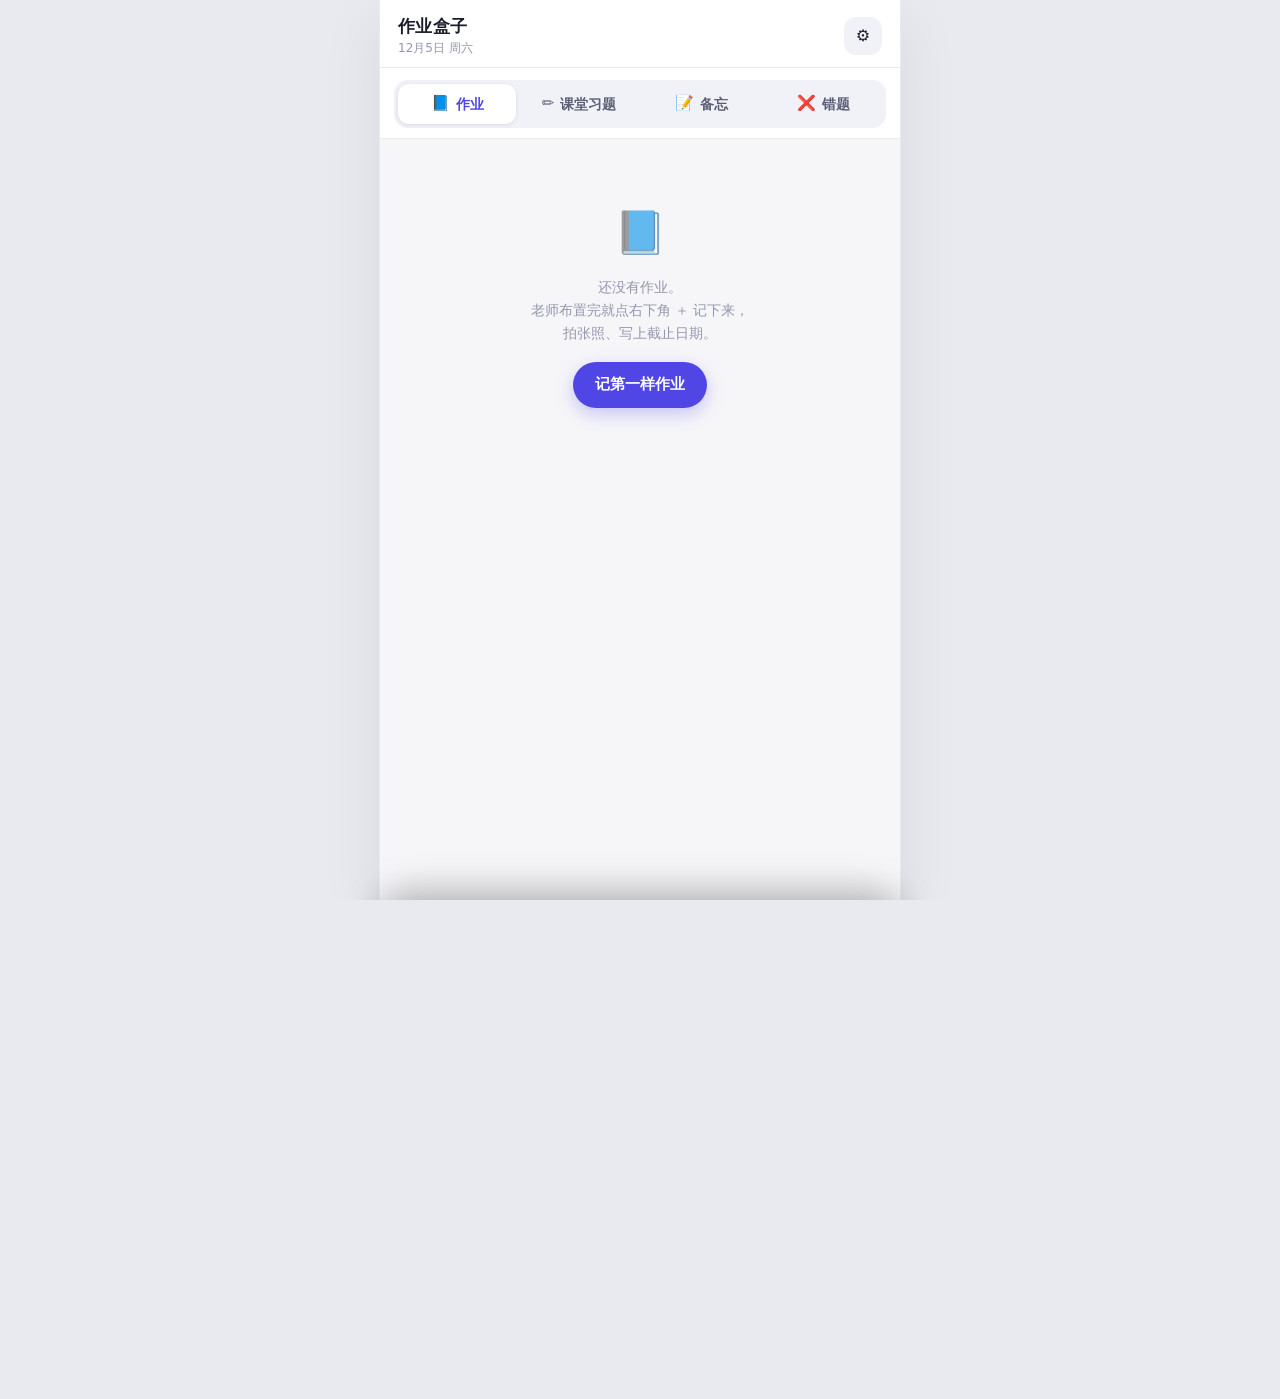
<file: index.html>
<!DOCTYPE html>
<html lang="zh-CN">
<head>
<meta charset="utf-8">
<meta name="viewport" content="width=device-width, initial-scale=1, viewport-fit=cover, user-scalable=no">
<meta name="theme-color" content="#4f46e5">
<meta name="color-scheme" content="light dark">
<meta name="description" content="作业盒子 —— 完全离线的作业与课上习题收纳">
<!-- 完全离线：禁止一切外部资源，绝不联网。
     PWA 版需要放开 manifest / service worker，由 pwa/build-pwa.js 在构建时
     用放松版【替换】这一行（不能追加：多条 CSP 叠加生效，旧的那条会拦死）。 -->
<meta http-equiv="Content-Security-Policy" content="default-src 'none'; style-src 'unsafe-inline'; script-src 'unsafe-inline'; img-src data: 'self'; manifest-src 'self'; worker-src 'self'; connect-src 'none'; form-action 'none'; base-uri 'none'">
<!-- PWA 声明：由 pwa/build-pwa.js 注入。通过 file:// 打开时这些会被忽略。 -->
<link rel="manifest" href="manifest.json">
<link rel="icon" type="image/svg+xml" href="icon.svg">
<link rel="apple-touch-icon" href="icon-192.png">
<title>作业盒子</title>
<style>
/* ============================ 设计变量 ============================ */
:root{
  --bg:#f6f6f9; --card:#ffffff; --ink:#1a1c2b; --ink-2:#5c6076; --ink-3:#9397ad;
  --line:#e8e9f1; --line-2:#f1f2f8;
  --accent:#4f46e5; --accent-2:#4338ca; --accent-soft:#eef0fe;
  --danger:#dc2f3c; --danger-soft:#fdecec; --danger-line:#f5c2c7;
  --warn:#c2740a; --warn-soft:#fdf4e4; --warn-line:#f0d9a8;
  --ok:#12a150;
  --homework:#4f46e5; --exercise:#0891b2; --memo:#c2740a;
  --r-lg:20px; --r-md:14px; --r-sm:10px;
  --shadow:0 1px 2px rgba(25,28,50,.05), 0 8px 22px rgba(25,28,50,.055);
  --safe-b:env(safe-area-inset-bottom,0px);
  --safe-t:env(safe-area-inset-top,0px);
}
@media (prefers-color-scheme: dark){
  :root{
    --bg:#101119; --card:#1a1c26; --ink:#eceef7; --ink-2:#a2a7be; --ink-3:#767b91;
    --line:#282b39; --line-2:#212431;
    --accent:#7c74f0; --accent-2:#918bf5; --accent-soft:#232441;
    --danger:#ff6b74; --danger-soft:#3a1e21; --danger-line:#5c2b30;
    --warn:#e8b462; --warn-soft:#33280f; --warn-line:#4d3c18;
    --ok:#3ddc84;
    --homework:#7c74f0; --exercise:#22b8d6; --memo:#e8b462;
    --shadow:0 1px 2px rgba(0,0,0,.3), 0 8px 22px rgba(0,0,0,.26);
  }
}
*{box-sizing:border-box;-webkit-tap-highlight-color:transparent}
html,body{height:100%;height:100dvh;margin:0;overflow:hidden}
body{
  background:var(--bg);color:var(--ink);
  font-family:-apple-system,BlinkMacSystemFont,"Segoe UI","PingFang SC","Hiragino Sans GB","Microsoft YaHei",system-ui,sans-serif;
  font-size:15px;line-height:1.45;-webkit-font-smoothing:antialiased;
}
button{font:inherit;color:inherit;background:none;border:0;padding:0;cursor:pointer}
input,textarea{font:inherit;color:inherit}

#app{display:flex;flex-direction:column;height:100%;height:100dvh;max-width:520px;margin:0 auto;position:relative;background:var(--bg)}
@media (min-width:560px){
  body{background:#e9eaef}
  #app{box-shadow:0 0 0 1px var(--line), 0 20px 60px rgba(0,0,0,.08)}
}
@media (prefers-color-scheme: dark) and (min-width:560px){ body{background:#0a0b11} }

/* ============================ 顶栏 ============================ */
.topbar{
  padding:calc(var(--safe-t) + 14px) 18px 10px;background:var(--card);
  display:flex;align-items:center;justify-content:space-between;gap:10px;
  border-bottom:1px solid var(--line);
}
.topbar h1{margin:0;font-size:17px;font-weight:700;letter-spacing:.3px}
.topbar .sub{font-size:12px;color:var(--ink-3);margin-top:1px}
.icon-btn{width:38px;height:38px;border-radius:12px;display:grid;place-items:center;background:var(--line-2);font-size:16px}
.icon-btn:active{transform:scale(.94)}

/* ============================ 提醒横幅 ============================ */
.banner{
  display:flex;gap:10px;align-items:flex-start;margin:12px 14px 0;padding:12px 14px;
  border-radius:var(--r-md);border:1px solid transparent;font-size:13.5px;line-height:1.5;
}
.banner.danger{background:var(--danger-soft);border-color:var(--danger-line);color:var(--danger)}
.banner.warn{background:var(--warn-soft);border-color:var(--warn-line);color:var(--warn)}
.banner .ico{font-size:16px;line-height:1.3}
.banner b{font-weight:700}
.banner .d{font-size:12px;opacity:.85;margin-top:2px}
@media (prefers-color-scheme: dark){
  .banner.danger{color:#ff9ba2} .banner.warn{color:#efc17e}
}

/* ============================ 分段切换 ============================ */
.segwrap{padding:12px 14px 10px;background:var(--card);border-bottom:1px solid var(--line)}
.seg{display:flex;gap:4px;background:var(--line-2);border-radius:14px;padding:4px}
.seg button{
  flex:1;display:flex;align-items:center;justify-content:center;gap:6px;
  padding:9px 6px;border-radius:11px;font-size:14px;font-weight:600;color:var(--ink-2);
  transition:.16s;
}
.seg button.on{background:var(--card);color:var(--accent);box-shadow:0 1px 4px rgba(25,28,50,.1)}
.seg button .n{
  font-size:11.5px;font-weight:700;background:var(--line);color:var(--ink-2);
  min-width:19px;height:19px;line-height:19px;border-radius:99px;padding:0 5px;text-align:center;
}
.seg button.on .n{background:var(--accent);color:#fff}
.seg button .e{font-size:15px}

/* ============================ 错题：科目条 / 原因 / 星级 ============================ */
.subjwrap{display:none;padding:0 14px 10px;background:var(--card);border-bottom:1px solid var(--line)}
.subjwrap.show{display:block}
.subjbar{display:flex;gap:6px;overflow-x:auto;padding:2px 0;-webkit-overflow-scrolling:touch}
.subjbar::-webkit-scrollbar{display:none}
.subjchip{
  flex:0 0 auto;display:flex;align-items:center;gap:5px;
  padding:7px 12px;border-radius:99px;border:1px solid var(--line);
  background:var(--line-2);color:var(--ink-2);font-size:13px;font-weight:600;
}
.subjchip.on{background:var(--accent);border-color:var(--accent);color:#fff}
.subjchip .n{font-size:11.5px;opacity:.8}

.reason-grid{display:flex;flex-wrap:wrap;gap:6px;margin-top:2px}
.reasonbtn{
  display:flex;align-items:center;gap:5px;
  padding:8px 11px;border-radius:11px;border:1px solid var(--line);
  background:var(--line-2);color:var(--ink-2);font-size:13px;font-weight:600;
}
.reasonbtn.on{border-color:var(--accent);background:var(--accent-soft);color:var(--accent)}

.star-row{display:flex;gap:8px;align-items:center}
.star{font-size:26px;line-height:1;color:var(--line);background:none;border:0;padding:2px 0}
.star.on{color:#f0a92a}

/* 错题卡片 */
.mcard{background:var(--card);border-radius:14px;padding:12px 14px;margin-bottom:8px;box-shadow:var(--shadow)}
.mcard .top{display:flex;gap:11px}
.mcard .thumb{
  flex:0 0 68px;width:68px;height:68px;border-radius:11px;overflow:hidden;background:var(--line-2);
  display:grid;place-items:center;font-size:22px;color:var(--ink-3);
}
.mcard .thumb img{width:100%;height:100%;object-fit:cover}
.mcard .body{flex:1;min-width:0}
.mcard .chap{font-weight:700;font-size:14px;line-height:1.35}
.mcard .meta{display:flex;flex-wrap:wrap;gap:6px;margin-top:6px}
.mcard .tag{font-size:11.5px;padding:3px 9px;border-radius:99px;background:var(--line-2);color:var(--ink-2);font-weight:600}
.mcard .tag.reason{background:var(--accent-soft);color:var(--accent)}
.mcard .stars{font-size:13px;color:#f0a92a;letter-spacing:1px}
.mcard .note{font-size:12.5px;color:var(--ink-3);margin-top:6px;line-height:1.5;
  white-space:nowrap;overflow:hidden;text-overflow:ellipsis}
.subjrow{display:flex;align-items:center;gap:10px;padding:11px 2px;border-bottom:1px solid var(--line-2)}
.subjrow .nm{flex:1;font-size:14px;font-weight:600}
.subjrow .ct{font-size:12px;color:var(--ink-3)}
.subjrow .del{font-size:12.5px;color:var(--danger);font-weight:600;padding:6px 10px;background:none;border:0}
.mgroup-head{
  display:flex;align-items:center;justify-content:space-between;
  padding:10px 4px 7px;font-size:13px;font-weight:700;color:var(--ink-2);
}

/* ============================ 滚动区 ============================ */
.scroll{flex:1;overflow-y:auto;-webkit-overflow-scrolling:touch;padding:12px 14px 96px}
.scroll::-webkit-scrollbar{width:0}

/* ============================ 分组 ============================ */
.group{margin-bottom:16px}
.group-head{
  display:flex;align-items:center;gap:8px;padding:0 4px 8px;
  font-size:12.5px;font-weight:600;color:var(--ink-3);
}
.group-head .dot{width:7px;height:7px;border-radius:99px;background:var(--ink-3)}
.group-head.danger{color:var(--danger)} .group-head.danger .dot{background:var(--danger)}
.group-head.warn{color:var(--warn)} .group-head.warn .dot{background:var(--warn)}
.group-head .cnt{margin-left:auto;font-weight:500;opacity:.75}
/* 已完成折叠区 */
details.collapsed{margin-bottom:16px}
details.collapsed>summary{
  list-style:none;cursor:pointer;padding:8px 4px;border-radius:10px;
}
details.collapsed>summary::-webkit-details-marker{display:none}
details.collapsed>summary:active{background:var(--line-2)}
details.collapsed>summary .dot{background:var(--ink-3);opacity:.6}
details.collapsed[open]>summary{margin-bottom:2px}

/* ============================ 条目卡片 ============================ */
.item{
  display:flex;gap:11px;align-items:flex-start;background:var(--card);
  border-radius:var(--r-md);padding:12px;margin-bottom:8px;box-shadow:var(--shadow);
  border-left:3px solid transparent;position:relative;
}
.item.tone-danger{border-left-color:var(--danger)}
.item.tone-warn{border-left-color:var(--warn)}
.item.tone-accent{border-left-color:var(--accent)}
.item.done{opacity:.55}
.item.done .t{text-decoration:line-through;text-decoration-color:var(--ink-3)}

.tick{
  flex:0 0 26px;width:26px;height:26px;border-radius:9px;border:2px solid var(--line);
  display:grid;place-items:center;margin-top:1px;font-size:14px;color:transparent;
  transition:.15s;
}
.tick:active{transform:scale(.9)}
.item.done .tick{background:var(--ok);border-color:var(--ok);color:#fff}

.item .body{flex:1;min-width:0}
.item .t{font-size:15px;font-weight:600;line-height:1.35;word-break:break-word}
/* 没写标题时，用正文第一行当标题（.untitled 这个类名不能叫 empty：
   .empty 是空状态提示的样式，带 padding:52px 20px，会把这个标题撑得很高
   —— 实测无标题备忘卡片被撑到 236px，真正的元凶就是这个 class 撞名）。 */
.item .t.untitled{
  color:var(--ink-3);font-weight:500;
  display:block;white-space:nowrap;overflow:hidden;text-overflow:ellipsis;
}
.item .n{
  font-size:12.5px;color:var(--ink-3);margin-top:3px;
  display:-webkit-box;-webkit-line-clamp:2;-webkit-box-orient:vertical;overflow:hidden;
  white-space:pre-wrap;word-break:break-word;
}
.item .meta{display:flex;align-items:center;gap:7px;margin-top:7px;flex-wrap:wrap}
.chip{
  display:inline-flex;align-items:center;gap:4px;font-size:11.5px;font-weight:600;
  padding:2px 8px;border-radius:99px;background:var(--line-2);color:var(--ink-2);
}
.chip.danger{background:var(--danger-soft);color:var(--danger)}
.chip.warn{background:var(--warn-soft);color:var(--warn)}
.chip.calm{background:var(--line-2);color:var(--ink-2)}
.chip .d{opacity:.7;font-weight:500}
.chip.ph{background:var(--accent-soft);color:var(--accent)}

.thumbs{display:flex;gap:5px;margin-top:8px;flex-wrap:wrap}
.thumbs img{
  width:52px;height:52px;object-fit:cover;border-radius:9px;border:1px solid var(--line);
  background:var(--line-2);
}
.thumbs .more{
  width:52px;height:52px;border-radius:9px;background:var(--line-2);display:grid;place-items:center;
  font-size:12px;font-weight:600;color:var(--ink-2);
}

/* ============================ 空状态 ============================ */
.empty{text-align:center;padding:52px 20px;color:var(--ink-3)}
.empty .big{font-size:42px;margin-bottom:12px;opacity:.6}
.empty p{margin:0 0 18px;font-size:13.5px;line-height:1.7}
.btn-primary{
  background:var(--accent);color:#fff;font-weight:600;font-size:14.5px;
  padding:12px 22px;border-radius:99px;box-shadow:0 6px 18px rgba(79,70,229,.28);
}
.btn-primary:active{transform:scale(.97)}

/* ============================ 悬浮按钮 ============================ */
.fab{
  position:absolute;right:18px;bottom:calc(22px + var(--safe-b));z-index:30;
  width:58px;height:58px;border-radius:20px;display:grid;place-items:center;
  background:linear-gradient(150deg,#6366f1,#4338ca);color:#fff;font-size:29px;font-weight:300;
  box-shadow:0 10px 26px rgba(67,56,202,.4);line-height:1;transition:transform .16s,opacity .16s;
}
.fab:active{transform:scale(.9)}
.fab.hide{opacity:0;pointer-events:none;transform:scale(.6)}

/* ============================ 弹层 ============================ */
.mask{
  position:absolute;inset:0;background:rgba(18,20,40,.44);z-index:40;opacity:0;pointer-events:none;
  transition:opacity .22s;backdrop-filter:blur(2px);-webkit-backdrop-filter:blur(2px);
}
.mask.show{opacity:1;pointer-events:auto}
.sheet{
  position:absolute;left:0;right:0;bottom:0;z-index:50;background:var(--card);
  border-radius:24px 24px 0 0;padding:8px 16px calc(12px + var(--safe-b));
  transform:translateY(102%);transition:transform .3s cubic-bezier(.22,.9,.25,1);
  max-height:94%;overflow-y:auto;box-shadow:0 -10px 40px rgba(0,0,0,.18);
  overscroll-behavior:contain;
}
.sheet.show{transform:translateY(0)}
.sheet-handle{width:38px;height:4px;border-radius:99px;background:var(--line);margin:2px auto 10px}
.sheet-head{display:flex;align-items:center;justify-content:space-between;margin-bottom:10px}
.sheet-head .st{font-size:15px;font-weight:700}
.sheet-head .cancel{font-size:14px;color:var(--ink-2);padding:6px 8px;border-radius:8px;min-width:44px}
.sheet-head .cancel:active{background:var(--line-2)}
#sheetDelete{text-align:left;color:var(--danger);font-weight:500}
#sheetCancel{text-align:right}

.field{margin-bottom:11px}
.field label{display:block;font-size:12px;color:var(--ink-3);margin-bottom:5px;font-weight:500}
.field input,.field textarea{
  width:100%;border:1px solid var(--line);background:var(--line-2);border-radius:var(--r-md);
  padding:10px 12px;font-size:15px;outline:none;resize:none;
}
.field input:focus,.field textarea:focus{border-color:var(--accent);background:var(--accent-soft)}
.field textarea{min-height:78px;line-height:1.5;font-size:14.5px}
.field input::placeholder,.field textarea::placeholder{color:var(--ink-3)}

.kindrow{display:flex;gap:7px;margin-bottom:11px}
.kindbtn{
  flex:1;display:flex;align-items:center;justify-content:center;gap:6px;
  padding:9px;border-radius:var(--r-md);background:var(--line-2);border:1.5px solid transparent;
  font-size:13.5px;font-weight:600;color:var(--ink-2);
}
.kindbtn.on{border-color:var(--accent);background:var(--accent-soft);color:var(--accent)}
.kindbtn[data-kind="exercise"].on{border-color:var(--exercise);color:var(--exercise);background:rgba(8,145,178,.1)}
@media (prefers-color-scheme: dark){ .kindbtn[data-kind="exercise"].on{background:rgba(34,184,214,.14)} }

.photo-label{display:flex;align-items:center;justify-content:space-between;margin-bottom:6px}
.photo-label span{font-size:12px;color:var(--ink-3);font-weight:500}
.photo-grid{display:grid;grid-template-columns:repeat(4,1fr);gap:7px}
.photo-cell{
  position:relative;aspect-ratio:1;border-radius:11px;overflow:hidden;border:1px solid var(--line);
  background:var(--line-2);
}
.photo-cell img{width:100%;height:100%;object-fit:cover;display:block}
.photo-cell .rm{
  position:absolute;top:3px;right:3px;width:21px;height:21px;border-radius:99px;
  background:rgba(20,22,40,.72);color:#fff;font-size:13px;display:grid;place-items:center;line-height:1;
}
.photo-add{
  aspect-ratio:1;border-radius:11px;border:1.5px dashed var(--line);background:var(--line-2);
  display:flex;flex-direction:column;align-items:center;justify-content:center;gap:2px;
  font-size:11px;color:var(--ink-3);font-weight:500;
}
.photo-add .p{font-size:19px;line-height:1}
.photo-add:active{background:var(--accent-soft);border-color:var(--accent);color:var(--accent)}

.sheet-actions{display:flex;gap:8px;margin-top:14px}
.btn-save{
  flex:1;background:var(--accent);color:#fff;font-weight:600;font-size:15px;
  padding:13px;border-radius:var(--r-md);box-shadow:0 6px 16px rgba(79,70,229,.26);
}
.btn-save:active{transform:scale(.98)}
.btn-done{
  flex:0 0 auto;padding:13px 16px;border-radius:var(--r-md);background:var(--line-2);
  font-size:14px;font-weight:600;color:var(--ink-2);border:1px solid var(--line);
}
.btn-done.is-done{background:var(--ok);border-color:var(--ok);color:#fff}

/* ============================ 照片查看（可缩放） ============================ */
.viewer{
  position:absolute;inset:0;z-index:70;background:rgba(10,11,20,.96);
  display:none;flex-direction:column;
}
.viewer.show{display:flex}
.viewer .vhead{
  display:flex;align-items:center;justify-content:space-between;
  padding:calc(var(--safe-t) + 12px) 16px 10px;color:#fff;font-size:14px;
}
.viewer .vhead button{color:#fff;font-size:15px;padding:6px 10px;border-radius:8px}
.viewer .vhead button:active{background:rgba(255,255,255,.16)}
.viewer .vhead .zoomtag{
  font-size:12px;color:rgba(255,255,255,.65);margin-left:6px;
}
/* 触摸区：overflow:hidden 让放大后的图不会溢出到别处 */
.vbody{
  flex:1;position:relative;overflow:hidden;min-height:0;
  touch-action:none;                    /* 自己处理手势，别让浏览器抢去滚动 */
  -webkit-user-select:none;user-select:none;
  display:flex;align-items:center;justify-content:center;
  cursor:grab;
}
.vbody:active{cursor:grabbing}
/* transform-origin 必须在中心：缩放平移的数学都按「相对容器中心」推导 */
.vbody img{
  max-width:100%;max-height:100%;object-fit:contain;display:block;
  transform-origin:center center;
  will-change:transform;
  -webkit-user-drag:none;
}
.viewer .vfoot{
  display:flex;gap:7px;justify-content:center;align-items:center;
  padding:12px 12px calc(14px + var(--safe-b));flex-wrap:wrap;
}
.viewer .vfoot button{
  color:#fff;background:rgba(255,255,255,.14);padding:9px 14px;border-radius:99px;
  font-size:13px;white-space:nowrap;
}
.viewer .vfoot button:active{background:rgba(255,255,255,.26)}
.viewer .vfoot .zbtn{
  background:rgba(255,255,255,.2);min-width:44px;padding:9px 12px;font-size:16px;font-weight:600;
}
/* 提示单独占一行，且用负 margin 抵消 flex 的 gap，
   否则它会被当成第 5 个按钮参与换行，把「上一张/下一张」挤到下一行去。 */
.viewer .vfoot .hint{
  flex:0 0 100%;width:100%;text-align:center;color:rgba(255,255,255,.5);
  font-size:11px;margin-top:6px;
}

/* ============================ 备忘录 ============================ */
.seg button[data-kind="memo"].on{color:var(--memo)}
.seg button[data-kind="memo"].on .n{background:var(--memo)}
.kindbtn[data-kind="memo"].on{border-color:var(--memo);color:var(--memo);background:rgba(194,116,10,.1)}
@media (prefers-color-scheme: dark){ .kindbtn[data-kind="memo"].on{background:rgba(232,180,98,.14)} }

/* 搜索栏（只在备忘录区显示） */
.searchwrap{
  display:none;padding:0 14px 10px;background:var(--card);border-bottom:1px solid var(--line);
}
.searchwrap.show{display:block}
.searchbox{
  display:flex;align-items:center;gap:8px;background:var(--line-2);
  border:1px solid var(--line);border-radius:12px;padding:8px 12px;
}
.searchbox:focus-within{border-color:var(--accent);background:var(--accent-soft)}
.searchbox .ico{font-size:14px;color:var(--ink-3)}
.searchbox input{
  flex:1;min-width:0;border:0;background:transparent;outline:none;font-size:14px;
}
.searchbox input::placeholder{color:var(--ink-3)}
.searchbox .clr{
  font-size:12px;color:var(--accent);font-weight:600;padding:4px 8px;border-radius:8px;display:none;
}
.searchbox .clr.show{display:block}
.searchbox .clr:active{background:var(--accent-soft)}
/* 搜索结果的计数提示 */
.searchinfo{
  padding:8px 18px 0;font-size:12.5px;color:var(--ink-3);
}
/* 备忘录卡片：正文按原文换行，保留空行 */
/* 备忘录卡片：正文按原文换行，允许比作业说明多几行 */
.item .n.memo{
  -webkit-line-clamp:4;line-height:1.6;color:var(--ink-2);font-size:13px;
}
/* 没写标题时，正文用第一行当标题，剩下的行数要少一点 ——
   否则一条只有一句话的备忘会被撑到很高的卡片，中间全是空白（实测踩过）。 */
.item .n.memo.loose{-webkit-line-clamp:2}
.item .memo-mark{
  font-size:11px;color:var(--memo);font-weight:600;
}

/* ============================ 提示条 ============================ */
.toast{
  position:absolute;left:50%;bottom:calc(96px + var(--safe-b));transform:translate(-50%,14px);
  background:rgba(24,26,45,.95);color:#fff;font-size:13.5px;padding:10px 18px;border-radius:99px;
  z-index:90;opacity:0;pointer-events:none;transition:.22s;max-width:88%;text-align:center;
}
.toast.show{opacity:1;transform:translate(-50%,0)}
.toast.err{background:rgba(200,45,55,.96)}

/* ============================ 矮屏自适应 ============================ */
@media (max-height:720px){
  .field textarea{min-height:60px}
  .sheet-handle{margin-bottom:7px}
  .sheet-head{margin-bottom:8px}
  .field{margin-bottom:9px}
}
</style>
</head>
<body>
<div id="app">

  <header class="topbar">
    <div>
      <h1>作业盒子</h1>
      <div class="sub" id="todayLine">—</div>
    </div>
    <button class="icon-btn" id="btnData" title="数据与备份">⚙️</button>
  </header>

  <div id="bannerHost"></div>

  <div class="segwrap">
    <div class="seg" id="seg">
      <button data-kind="homework" class="on"><span class="e">📘</span>作业<span class="n" id="cntHomework">0</span></button>
      <button data-kind="exercise"><span class="e">✏️</span>课堂习题<span class="n" id="cntExercise">0</span></button>
      <button data-kind="memo"><span class="e">📝</span>备忘<span class="n" id="cntMemo">0</span></button>
      <button data-kind="mistake"><span class="e">❌</span>错题<span class="n" id="cntMistake">0</span></button>
    </div>
  </div>

  <!-- 科目条：只有「错题」区显示。错题按科目分开，不混在一起 -->
  <div class="subjwrap" id="subjWrap">
    <div class="subjbar" id="subjBar"></div>
  </div>

  <!-- 搜索：只在备忘录区显示。想法一多就需要找得回来。 -->
  <div class="searchwrap" id="searchWrap">
    <div class="searchbox">
      <span class="ico">🔍</span>
      <input type="search" id="searchInput" placeholder="搜标题或内容…" autocomplete="off" enterkeyhint="search">
      <button class="clr" id="searchClear">清空</button>
    </div>
  </div>

  <main class="scroll" id="scroll"></main>

  <button class="fab" id="fab" title="添加">＋</button>

  <!-- ==================== 添加 / 编辑弹层 ==================== -->
  <div class="mask" id="mask"></div>
  <div class="sheet" id="sheet">
    <div class="sheet-handle"></div>
    <div class="sheet-head">
      <button class="cancel" id="sheetDelete" style="display:none">删除</button>
      <span class="st" id="sheetTitle">添加作业</span>
      <button class="cancel" id="sheetCancel">取消</button>
    </div>

    <div class="kindrow" id="kindRow">
      <button class="kindbtn on" data-kind="homework">📘 作业</button>
      <button class="kindbtn" data-kind="exercise">✏️ 课堂习题</button>
      <button class="kindbtn" data-kind="memo">📝 备忘</button>
      <button class="kindbtn" data-kind="mistake">❌ 错题</button>
    </div>

    <div class="field">
      <label for="titleInput" id="titleLabel">这是什么</label>
      <input type="text" id="titleInput" maxlength="60" placeholder="比如：数学练习册 P32" autocomplete="off">
    </div>

    <div class="field" id="dueField">
      <label for="dueInput">截止日期（选填）</label>
      <input type="date" id="dueInput">
    </div>

    <div class="field">
      <label for="noteInput" id="noteLabel">文字说明（选填）</label>
      <textarea id="noteInput" maxlength="5000" placeholder="比如：第 1-5 题，明天上课要交；或者题目要求抄下来"></textarea>
    </div>

    <div class="field" style="margin-bottom:6px">
      <div class="photo-label">
        <span id="photoLabel">照片（拍的作业 / 黑板 / 题目）</span>
        <span id="photoCount">0 / 30</span>
      </div>
      <div class="photo-grid" id="photoGrid"></div>
    </div>

    <!-- ==================== 错题专有字段（只在 kind=mistake 时显示） ==================== -->
    <div id="mistakeFields" style="display:none">
      <div class="field">
        <label for="mSubject">科目</label>
        <select id="mSubject"></select>
      </div>

      <div class="field">
        <label for="mChapter">第几章 / 什么主题（选填）</label>
        <input type="text" id="mChapter" maxlength="60" placeholder="比如：第3章 一元二次方程" autocomplete="off">
      </div>

      <div class="field">
        <label>错误原因（选一个）</label>
        <div class="reason-grid" id="reasonGrid"></div>
        <div id="reasonNoteBox" style="display:none;margin-top:8px">
          <input type="text" id="mReasonNote" maxlength="200" placeholder="具体是什么原因？" autocomplete="off">
        </div>
      </div>

      <div class="field">
        <label>重要程度</label>
        <div class="star-row" id="starRow"></div>
      </div>
    </div>

    <div class="sheet-actions">
      <button class="btn-done" id="btnDone">标记完成</button>
      <button class="btn-save" id="btnSave">保存</button>
    </div>

    <input type="file" id="fileCamera" accept="image/*" capture="environment" multiple style="display:none">
    <input type="file" id="fileGallery" accept="image/*" multiple style="display:none">
  </div>

  <!-- ==================== 照片查看（支持双指缩放 / 双击放大 / 拖动） ==================== -->
  <div class="viewer" id="viewer">
    <div class="vhead">
      <span><span id="viewerTitle">照片</span><span class="zoomtag" id="viewerZoom"></span></span>
      <button id="viewerClose">关闭</button>
    </div>
    <div class="vbody" id="viewerBody"><img id="viewerImg" alt="" draggable="false"></div>
    <div class="vfoot">
      <button class="zbtn" id="viewerZoomOut" title="缩小">−</button>
      <button class="zbtn" id="viewerZoomReset" title="还原">1:1</button>
      <button class="zbtn" id="viewerZoomIn" title="放大">＋</button>
      <button id="viewerPrev">‹ 上一张</button>
      <button id="viewerNext">下一张 ›</button>
      <div class="hint">双指缩放 · 双击放大/还原 · 放大后拖动看图</div>
    </div>
  </div>

  <!-- ==================== 数据弹层 ==================== -->
  <div class="mask" id="mask2"></div>
  <div class="sheet" id="sheet2">
    <div class="sheet-handle"></div>
    <div class="sheet-head">
      <span class="st">数据与备份</span>
      <button class="cancel" id="dataCancel">关闭</button>
    </div>
    <div id="dataBody"></div>
  </div>

  <div class="toast" id="toast"></div>
</div>

<script>
/* ==========================================================================
 * 作业盒子 —— 单文件离线应用
 * 结构：① 逻辑层(inline)  ② 状态与存储  ③ 图片压缩  ④ 渲染  ⑤ 事件
 * 无网络请求、无外部依赖、无第三方脚本。
 * ========================================================================== */
/* ---------------------------------------------------------------------------
 * 以下为逻辑层（由 homework-app/logic.js 自动内联，请勿直接在此修改）。
 * 单元测试：homework-app/test-logic.js（241 项）
 * ------------------------------------------------------------------------- */
/* ===========================================================================
 * 作业盒子 —— 纯逻辑层（不依赖 DOM / 网络）
 *
 * 两个区：
 *   homework 作业 —— 有标题、说明、照片、截止日期、完成状态
 *   exercise 习题 —— 只有标题、说明、照片（上课拍的题，没有截止日期）
 *
 * 金额那类浮点精度问题这里没有，但日期计算是核心，全部按「本地日期字符串」
 * （YYYY-MM-DD）处理，绝不用 Date 时间戳做跨天比较，避免时区/夏令时误差。
 * =========================================================================== */
(function (root, factory) {
  var api = factory();
  if (typeof module === 'object' && module.exports) module.exports = api;
  root.HomeworkLogic = api;
})(typeof globalThis !== 'undefined' ? globalThis : this, function () {
  'use strict';

  var KINDS = {
    homework: { key: 'homework', name: '作业', emoji: '📘', hasDue: true },
    exercise: { key: 'exercise', name: '课上习题', emoji: '✏️', hasDue: false },
    memo: { key: 'memo', name: '备忘录', emoji: '📝', hasDue: false, isMemo: true },
    // 错题：有科目/章节/错误原因/星级，图片最多 3 张
    mistake: { key: 'mistake', name: '错题', emoji: '❌', hasDue: false, isMistake: true }
  };

  /** 合法的 kind 值，用于校验与规范化 */
  var KIND_KEYS = ['homework', 'exercise', 'memo', 'mistake'];

  /**
   * 错误原因：固定 5 个。
   * `needNote: true` 表示选这一项必须补充说明 —— 否则"其他"等于没信息。
   */
  var MISTAKE_REASONS = [
    { key: 'no_idea', name: '没有思路', emoji: '🤯', hint: '完全不知道怎么下手' },
    { key: 'stuck', name: '某一步卡住', emoji: '🧩', hint: '大方向对，中间某步过不去' },
    { key: 'calc', name: '计算出错', emoji: '🔢', hint: '思路对，算错了' },
    { key: 'careless', name: '题目没看仔细', emoji: '👀', hint: '审题问题' },
    { key: 'other', name: '其他', emoji: '💬', hint: '写清是什么原因', needNote: true }
  ];
  var REASON_KEYS = MISTAKE_REASONS.map(function (r) { return r.key; });

  /**
   * 默认科目（大学向，可按需增删）。
   * 「其他」是保底科目：删科目时，属于它的错题会被挪到这里，所以它不可删。
   */
  var SUBJECT_FALLBACK = '其他';
  var DEFAULT_SUBJECTS = ['高等数学', '线性代数', '概率论与数理统计', '大学物理', '大学英语', '程序设计', SUBJECT_FALLBACK];

  var MAX_CHAPTER = 60;          // 章节标题
  var MAX_REASON_NOTE = 200;     // 「其他」的补充说明
  var MAX_SUBJECT = 20;          // 单个科目名长度
  var MAX_SUBJECTS = 30;         // 科目数量上限
  var MAX_STARS = 5;


  var DATA_VERSION = 1;

  /** 单张照片的体积上限（字符数）。压缩后一般 10 万~30 万，这里留足余量。 */
  var MAX_PHOTO_CHARS = 3000000;
  var MAX_PHOTOS = 30;
  var MAX_TITLE = 60;
  var MAX_NOTE = 2000;
  var MAX_CAPTION = 40;
  /** 单条备忘录正文上限：比作业说明长得多，因为备忘录就是拿来写东西的 */
  var MAX_MEMO = 5000;

  /* ----------------------------- 日期工具 ----------------------------- */

  function pad2(n) { return (n < 10 ? '0' : '') + n; }

  /** Date -> 'YYYY-MM-DD'（本地时间，不用 toISOString 以免时区偏移） */
  function toDateKey(d) {
    return d.getFullYear() + '-' + pad2(d.getMonth() + 1) + '-' + pad2(d.getDate());
  }

  /** 'YYYY-MM-DD' -> Date（本地零点）；非法返回 null */
  function fromDateKey(s) {
    if (typeof s !== 'string') return null;
    var m = /^(\d{4})-(\d{2})-(\d{2})$/.exec(s.trim());
    if (!m) return null;
    var y = +m[1], mo = +m[2], da = +m[3];
    if (mo < 1 || mo > 12 || da < 1 || da > 31) return null;
    var d = new Date(y, mo - 1, da);
    // 拒绝 2 月 31 日这类被自动进位的日期
    if (d.getFullYear() !== y || d.getMonth() !== mo - 1 || d.getDate() !== da) return null;
    return d;
  }

  function isValidDateKey(s) { return fromDateKey(s) !== null; }

  /**
   * 两个日期相差几天（b - a）。
   * 用「本地零点」的差值再四舍五入，这样跨夏令时也不会差一天的错。
   */
  function daysBetween(aKey, bKey) {
    var a = fromDateKey(aKey), b = fromDateKey(bKey);
    if (!a || !b) return null;
    return Math.round((b - a) / 86400000);
  }

  /** 还有几天到期（负数=已过期）。dueKey 为空返 null */
  function daysUntil(dueKey, todayKey) {
    if (!isValidDateKey(dueKey)) return null;
    return daysBetween(todayKey, dueKey);
  }

  /* ----------------------------- 截止状态 ----------------------------- */

  /**
   * 把一个截止日期翻译成手机上好读的状态。
   * 返回 { level, text, short, overdue, urgent }
   *   level: none | overdue | today | tomorrow | soon | week | later
   */
  function dueStatus(dueKey, todayKey) {
    if (!isValidDateKey(dueKey)) {
      return { level: 'none', text: '', short: '', overdue: false, urgent: false, days: null };
    }
    var days = daysUntil(dueKey, todayKey);
    var d = fromDateKey(dueKey);

    if (days < 0) {
      var late = -days;
      return {
        level: 'overdue', days: days, overdue: true, urgent: true,
        text: late === 1 ? '昨天就到期了' : '已过 ' + late + ' 天',
        short: '逾期 ' + late + ' 天'
      };
    }
    if (days === 0) return { level: 'today', days: 0, overdue: false, urgent: true, text: '今天截止', short: '今天' };
    if (days === 1) return { level: 'tomorrow', days: 1, overdue: false, urgent: true, text: '明天截止', short: '明天' };
    if (days === 2) return { level: 'soon', days: 2, overdue: false, urgent: true, text: '后天截止', short: '后天' };
    if (days <= 7) return { level: 'soon', days: days, overdue: false, urgent: true, text: '还有 ' + days + ' 天', short: days + ' 天后' };
    if (days <= 30) return { level: 'week', days: days, overdue: false, urgent: false, text: '还有 ' + days + ' 天', short: days + ' 天后' };
    return {
      level: 'later', days: days, overdue: false, urgent: false,
      text: (d.getMonth() + 1) + '月' + d.getDate() + '日截止',
      short: (d.getMonth() + 1) + '/' + d.getDate()
    };
  }

  /**
   * ⭐ 带「完成状态」的截止状态 —— **界面应该用这个，而不是裸的 dueStatus**。
   *
   * 修的是一个真实 bug：作业一旦标了完成，卡片上还是显示「🗓 逾期 12 天」，
   * 而且这个天数**天天在涨**（已完成的作业永远"越来越逾期"）。
   * 原因是 dueStatus 只接收 (due, today)，**根本不知道它已经完成了**。
   *
   * 现在的语义：
   *   · 已完成 → 不显示逾期、不算紧急，short 给一个中性的「已完成」
   *     （截止日期本身仍由界面单独显示，因为"哪天交的"仍然是有用信息）
   *   · 未完成 → 完全走原来的 dueStatus
   *
   * 为什么保留原来的 dueStatus 不动：
   *   它是纯日期计算（"这个日期相对今天是什么状态"），语义单一、好测。
   *   把"完成状态"混进去会让它既要管日期又要管业务，反而更难维护。
   */
  function dueStatusForItem(item, todayKey) {
    var st = dueStatus(item && item.due, todayKey);
    if (item && item.done) {
      return {
        level: 'done', days: st.days,
        overdue: false,        // ← 关键：已完成就不再算逾期
        urgent: false,         // ← 也不再算紧急
        text: '已完成', short: '已完成'
      };
    }
    return st;
  }

  /**
   * 相对日期的人话：今天 / 昨天 / 6月3日
   */
  function relativeDate(dateKey, todayKey) {
    var days = daysUntil(dateKey, todayKey);
    if (days === null) return '';
    if (days === 0) return '今天';
    if (days === -1) return '昨天';
    if (days === 1) return '明天';
    var d = fromDateKey(dateKey);
    if (!d) return dateKey;
    return (d.getMonth() + 1) + '月' + d.getDate() + '日';
  }

  /** 'YYYY-MM-DD' -> '2026年10月7日' */
  function longDate(dateKey) {
    var d = fromDateKey(dateKey);
    if (!d) return '';
    return d.getFullYear() + '年' + (d.getMonth() + 1) + '月' + d.getDate() + '日';
  }

  /* ----------------------------- 数据规范化 ----------------------------- */

  function emptyState() {
    return {
      version: DATA_VERSION,
      items: [],
      // 科目表：错题按科目分组。用户可以增删，但「其他」永远在
      subjects: DEFAULT_SUBJECTS.slice()
    };
  }

  /**
   * 清洗科目表：去空、去重、截断长度、限制数量，保证「其他」一定存在且在最后。
   */
  function cleanSubjects(raw) {
    var out = [];
    var seen = {};
    var list = Array.isArray(raw) ? raw : [];
    for (var i = 0; i < list.length; i++) {
      var s = typeof list[i] === 'string' ? list[i].trim().slice(0, MAX_SUBJECT) : '';
      if (!s) continue;
      if (s === SUBJECT_FALLBACK) continue;          // 「其他」最后统一补
      if (seen[s]) continue;
      if (out.length >= MAX_SUBJECTS - 1) break;
      seen[s] = true;
      out.push(s);
    }
    out.push(SUBJECT_FALLBACK);
    return out;
  }

  var uidCounter = 0;
  function uid(prefix) {
    uidCounter += 1;
    return (prefix || 'i') + Date.now().toString(36) + uidCounter.toString(36) +
      Math.floor(Math.random() * 1296).toString(36);
  }

  /**
   * 清洗照片数组。
   * 返回 { photos, dropped }：
   *   dropped > 0 表示有照片因为格式不对或太大被丢掉。
   *   ⚠️ 调用方必须把 dropped 变成给用户的提示，否则就是「照片静默消失」。
   */
  function cleanPhotosDetailed(raw) {
    var out = [];
    var dropped = 0;
    var list = Array.isArray(raw) ? raw : [];
    for (var i = 0; i < list.length; i++) {
      var p = list[i];
      if (!p || typeof p !== 'object') { dropped++; continue; }
      var data = typeof p.data === 'string' ? p.data : '';
      // 只接受内嵌图片，绝不接受 http(s) 外链（保证完全离线）
      if (data.indexOf('data:image/') !== 0) { dropped++; continue; }
      if (data.length > MAX_PHOTO_CHARS) { dropped++; continue; }
      if (out.length >= MAX_PHOTOS) { dropped++; continue; }
      out.push({
        id: typeof p.id === 'string' && p.id ? p.id : uid('p'),
        data: data,
        caption: typeof p.caption === 'string' ? p.caption.slice(0, MAX_CAPTION) : '',
        at: typeof p.at === 'number' && isFinite(p.at) ? p.at : 0
      });
    }
    return { photos: out, dropped: dropped };
  }

  /** 只要照片数组的简写（内部使用） */
  function cleanPhotos(raw) { return cleanPhotosDetailed(raw).photos; }

  /** 把 dropped 数量变成一句人话 */
  function droppedMessage(dropped) {
    if (!dropped) return '';
    return dropped === 1
      ? '有 1 张照片没能保存（格式不支持或太大），其他内容已存下'
      : '有 ' + dropped + ' 张照片没能保存（格式不支持或太大），其他内容已存下';
  }

  /**
   * 把任意（可能损坏 / 旧版 / 导入的）对象规范成合法 state。
   * 永不抛异常：坏数据丢弃而不是让整个 App 打不开。
   */
  function normalizeState(raw) {
    var st = emptyState();
    if (!raw || typeof raw !== 'object') return st;

    // 科目表先清洗，因为后面清洗错题时要用它做校验
    st.subjects = cleanSubjects(raw.subjects);
    var hasSubject = {};
    st.subjects.forEach(function (s) { hasSubject[s] = true; });

    var list = Array.isArray(raw.items) ? raw.items : [];
    var seen = {};
    for (var i = 0; i < list.length; i++) {
      var it = list[i];
      if (!it || typeof it !== 'object') continue;

      var kind = KIND_KEYS.indexOf(it.kind) > -1 ? it.kind : 'homework';
      var isMemo = kind === 'memo';
      var isMistake = kind === 'mistake';
      // 备忘录允许写更长的正文
      var noteLimit = isMemo ? MAX_MEMO : MAX_NOTE;
      var title = typeof it.title === 'string' ? it.title.trim().slice(0, MAX_TITLE) : '';
      var photos = cleanPhotos(it.photos);
      var note = typeof it.note === 'string' ? it.note.slice(0, noteLimit) : '';
      // 什么都没有的条目没有意义，丢掉
      if (!title && !note && photos.length === 0) continue;

      // 只有作业才存截止日期
      var due = kind === 'homework' && isValidDateKey(it.due) ? it.due : null;

      var id = typeof it.id === 'string' && it.id ? it.id : uid();
      if (seen[id]) id = uid();
      seen[id] = true;

      var entry = {
        id: id,
        kind: kind,
        title: title,
        note: note,
        due: due,
        photos: photos,
        done: !!it.done,
        createdAt: typeof it.createdAt === 'number' && isFinite(it.createdAt) ? it.createdAt : 0,
        updatedAt: typeof it.updatedAt === 'number' && isFinite(it.updatedAt) ? it.updatedAt : 0,
        doneAt: typeof it.doneAt === 'number' && isFinite(it.doneAt) ? it.doneAt : 0
      };

      /*
       * 错题专有字段。历史数据（或导入的旧数据）可能是任何形状，
       * 这里全部按"不认识就回到安全默认"处理，绝不抛异常：
       *   · subject 不在科目表里 → 归到「其他」
       *   · reason 不在 5 个枚举里 → 'other'
       *   · stars 不在 1~5 → 3（中位数，比 1 星或 5 星更不误导）
       */
      if (isMistake) {
        var subj = typeof it.subject === 'string' ? it.subject.trim().slice(0, MAX_SUBJECT) : '';
        entry.subject = hasSubject[subj] ? subj : SUBJECT_FALLBACK;
        entry.chapter = typeof it.chapter === 'string' ? it.chapter.trim().slice(0, MAX_CHAPTER) : '';
        entry.reason = REASON_KEYS.indexOf(it.reason) > -1 ? it.reason : 'other';
        entry.reasonNote = typeof it.reasonNote === 'string'
          ? it.reasonNote.slice(0, MAX_REASON_NOTE) : '';
        var st5 = Math.round(Number(it.stars));
        entry.stars = (isFinite(st5) && st5 >= 1 && st5 <= MAX_STARS) ? st5 : 3;
      }

      st.items.push(entry);
    }
    st.version = DATA_VERSION;
    return st;
  }

  /* ----------------------------- 查询 ----------------------------- */

  function itemsOfKind(state, kind) {
    var list = (state && state.items) || [];
    return list.filter(function (x) { return x.kind === kind; });
  }

  /* ----------------------------- 错题：分组与排序 ----------------------------- */

  /** 错误原因的展示信息（未知 key 回退到「其他」） */
  function reasonMeta(key) {
    for (var i = 0; i < MISTAKE_REASONS.length; i++) {
      if (MISTAKE_REASONS[i].key === key) return MISTAKE_REASONS[i];
    }
    return MISTAKE_REASONS[MISTAKE_REASONS.length - 1];
  }

  /** 当前的科目表（保证是清洗过的，且「其他」在最后） */
  function subjectList(state) {
    return cleanSubjects(state && state.subjects);
  }

  /**
   * 错题按科目分组。
   *
   * 排序规则（用户要"不要全挤在一起"）：
   *   · 科目组按「该组错题数」降序 —— 错得多的科目排前面
   *   · 组内按**星级降序**（重要的先看），同星级按创建时间倒序
   *   · 空科目组不返回（不占地方）
   *
   * 返回 [{ subject, count, items: [...] }]
   */
  function mistakesBySubject(state, onlySubject) {
    var list = itemsOfKind(state, 'mistake');
    var groups = {};
    for (var i = 0; i < list.length; i++) {
      var it = list[i];
      var s = it.subject || SUBJECT_FALLBACK;
      (groups[s] = groups[s] || []).push(it);
    }
    var out = [];
    Object.keys(groups).forEach(function (s) {
      if (onlySubject && onlySubject !== 'all' && s !== onlySubject) return;
      var items = groups[s].slice().sort(function (a, b) {
        var sa = a.stars || 0, sb = b.stars || 0;
        if (sa !== sb) return sb - sa;                       // 星级高的在前
        return (b.createdAt || 0) - (a.createdAt || 0);      // 同星级新的在前
      });
      out.push({ subject: s, count: items.length, items: items });
    });
    out.sort(function (a, b) {
      if (a.count !== b.count) return b.count - a.count;     // 错得多的科目在前
      return a.subject < b.subject ? -1 : (a.subject > b.subject ? 1 : 0);
    });
    return out;
  }

  /** 每个科目的错题数（给顶部科目条用）；按科目表顺序返回 */
  function subjectCounts(state) {
    var counts = {};
    itemsOfKind(state, 'mistake').forEach(function (it) {
      var s = it.subject || SUBJECT_FALLBACK;
      counts[s] = (counts[s] || 0) + 1;
    });
    return subjectList(state).map(function (s) {
      return { subject: s, count: counts[s] || 0 };
    });
  }

  /* ----------------------------- 科目增删 ----------------------------- */

  /** 新增科目；返回 { state, subjects } 或 { error } */
  function addSubject(state, name) {
    var next = normalizeState(state);
    var s = typeof name === 'string' ? name.trim().slice(0, MAX_SUBJECT) : '';
    if (!s) return { error: '科目名不能为空' };
    if (s === SUBJECT_FALLBACK) return { error: '「' + SUBJECT_FALLBACK + '」已经存在' };
    if (next.subjects.indexOf(s) > -1) return { error: '已经有这个科目了' };
    if (next.subjects.length >= MAX_SUBJECTS) {
      return { error: '科目最多 ' + MAX_SUBJECTS + ' 个' };
    }
    // 「其他」要保持在最后
    next.subjects = cleanSubjects(next.subjects.concat([s]));
    return { state: next, subjects: next.subjects };
  }

  /**
   * 删除科目。
   * ⚠️ 该科目下的错题**不会被删掉**，而是挪到「其他」——
   *    删科目不该顺手把错题也删了。
   * 返回 { state, moved }（moved = 被挪走的错题数）
   */
  function removeSubject(state, name) {
    var next = normalizeState(state);
    var s = typeof name === 'string' ? name.trim() : '';
    if (!s) return { error: '科目名不能为空' };
    if (s === SUBJECT_FALLBACK) return { error: '「' + SUBJECT_FALLBACK + '」不能删（它是保底科目）' };
    if (next.subjects.indexOf(s) === -1) return { error: '没有这个科目' };

    var moved = 0;
    next.items.forEach(function (it) {
      if (it.kind === 'mistake' && it.subject === s) {
        it.subject = SUBJECT_FALLBACK;
        moved++;
      }
    });
    next.subjects = next.subjects.filter(function (x) { return x !== s; });
    return { state: next, moved: moved };
  }

  /** 改名；该科目下的错题跟着改 */
  function renameSubject(state, from, to) {
    var next = normalizeState(state);
    var a = typeof from === 'string' ? from.trim() : '';
    var b = typeof to === 'string' ? to.trim().slice(0, MAX_SUBJECT) : '';
    if (!a || !b) return { error: '科目名不能为空' };
    if (a === b) return { state: next, subjects: next.subjects };
    if (a === SUBJECT_FALLBACK) return { error: '「' + SUBJECT_FALLBACK + '」不能改名' };
    if (b === SUBJECT_FALLBACK) return { error: '不能改成「' + SUBJECT_FALLBACK + '」' };
    if (next.subjects.indexOf(a) === -1) return { error: '没有这个科目' };
    if (next.subjects.indexOf(b) > -1) return { error: '已经有这个科目了' };

    next.items.forEach(function (it) {
      if (it.kind === 'mistake' && it.subject === a) it.subject = b;
    });
    next.subjects = cleanSubjects(next.subjects.map(function (x) { return x === a ? b : x; }));
    return { state: next, subjects: next.subjects };
  }

  function findItem(state, id) {
    var list = (state && state.items) || [];
    for (var i = 0; i < list.length; i++) if (list[i].id === id) return list[i];
    return null;
  }

  function countPhotos(state) {
    var n = 0;
    ((state && state.items) || []).forEach(function (x) { n += x.photos.length; });
    return n;
  }

  /** 估算体积（字节数，按 UTF-8 粗估）。用于提示用户快满了。 */
  function estimateBytes(state) {
    try {
      var s = JSON.stringify(normalizeState(state));
      // 中文/Base64 混合，粗略按 UTF-8 上限估算
      var bytes = 0;
      for (var i = 0; i < s.length; i++) {
        var c = s.charCodeAt(i);
        bytes += c < 128 ? 1 : (c < 2048 ? 2 : 3);
      }
      return bytes;
    } catch (e) { return 0; }
  }

  function formatBytes(bytes) {
    var n = Number(bytes) || 0;
    if (n < 1024) return n + ' B';
    if (n < 1024 * 1024) return (n / 1024).toFixed(0) + ' KB';
    return (n / 1024 / 1024).toFixed(1) + ' MB';
  }

  /**
   * 待完成条目按紧急度分拣。只处理未完成的。
   * 返回 { overdue:[], today:[], soon:[], later:[], none:[] }
   * soon = 2~7 天；later = 8 天以上
   */
  function bucketByUrgency(items, todayKey) {
    var out = { overdue: [], today: [], soon: [], later: [], none: [] };
    (items || []).forEach(function (it) {
      if (it.done) return;
      var st = dueStatus(it.due, todayKey);
      if (st.level === 'none') out.none.push(it);
      else if (st.level === 'overdue') out.overdue.push(it);
      else if (st.level === 'today') out.today.push(it);
      else if (st.level === 'soon' || st.level === 'tomorrow') out.soon.push(it);
      else out.later.push(it);
    });
    // 每组内部按截止日期升序（没日期的放最后），再按创建时间倒序
    ['overdue', 'today', 'soon', 'later', 'none'].forEach(function (k) {
      out[k].sort(function (a, b) {
        if (a.due && b.due && a.due !== b.due) return a.due < b.due ? -1 : 1;
        if (a.due && !b.due) return -1;
        if (!a.due && b.due) return 1;
        return (b.createdAt || 0) - (a.createdAt || 0);
      });
    });
    return out;
  }

  /**
   * 首页要显示的内容。
   * 返回 {
   *   kind, pending, done, groups:[{key,title,tone,items}],
   *   banner:{ level, text, detail } | null
   * }
   */
  /** 条目是否匹配搜索词（标题 + 正文，不区分大小写） */
  function matchesQuery(item, query) {
    if (!query) return true;
    var q = String(query).trim().toLowerCase();
    if (!q) return true;
    var hay = ((item.title || '') + '\n' + (item.note || '')).toLowerCase();
    return hay.indexOf(q) > -1;
  }

  /**
   * 按「今天 / 昨天 / 更早」把备忘录分组。
   * 备忘录是随手记想法，按时间倒序最符合直觉。
   */
  function groupMemoByDate(items, todayKey) {
    // 对外输入一律不抛异常（本项目约定）：null / 非数组当作空
    if (!Array.isArray(items)) items = [];
    var today = [], yesterday = [], earlier = [];
    var tk = isValidDateKey(todayKey) ? todayKey : null;
    var yk = null;
    if (tk) {
      var d = fromDateKey(tk);
      d.setDate(d.getDate() - 1);
      yk = toDateKey(d);
    }
    items.forEach(function (it) {
      // 没有 createdAt 的用当天兜底
      var day = it.createdAt ? toDateKey(new Date(it.createdAt)) : tk;
      if (!tk || !day) { earlier.push(it); return; }
      if (day === tk) today.push(it);
      else if (day === yk) yesterday.push(it);
      else earlier.push(it);
    });
    var groups = [];
    if (today.length) groups.push({ key: 'today', title: '今天记的', tone: 'calm', items: today });
    if (yesterday.length) groups.push({ key: 'yesterday', title: '昨天', tone: 'calm', items: yesterday });
    if (earlier.length) groups.push({ key: 'earlier', title: '更早', tone: 'calm', items: earlier });
    return groups;
  }

  function kindSummary(state, kind, todayKey, opts) {
    opts = opts || {};
    var all = itemsOfKind(state, kind);
    var pending = all.filter(function (x) { return !x.done; });
    var done = all.filter(function (x) { return x.done; });

    var cfg = KINDS[kind] || KINDS.homework;
    var groups = [];
    var banner = null;

    if (cfg.hasDue) {
      var b = bucketByUrgency(all, todayKey);
      var parts = [];
      if (b.overdue.length) parts.push('逾期 ' + b.overdue.length + ' 项');
      if (b.today.length) parts.push('今天截止 ' + b.today.length + ' 项');
      if (parts.length) {
        banner = {
          level: b.overdue.length ? 'danger' : 'warn',
          text: parts.join('，'),
          detail: b.overdue.length
            ? '先把逾期的补上，再看今天的。'
            : '今天要做完的别拖到晚上。'
        };
      }
      if (b.overdue.length) groups.push({ key: 'overdue', title: '已逾期', tone: 'danger', items: b.overdue });
      if (b.today.length) groups.push({ key: 'today', title: '今天截止', tone: 'danger', items: b.today });
      if (b.soon.length) groups.push({ key: 'soon', title: '这一周内', tone: 'warn', items: b.soon });
      if (b.later.length) groups.push({ key: 'later', title: '以后', tone: 'calm', items: b.later });
      if (b.none.length) groups.push({ key: 'none', title: '没填截止日期', tone: 'calm', items: b.none });
      // 已完成的也要能被翻到，否则用户会以为记录丢了
      var doneSorted = done.slice().sort(function (a, b2) {
        if ((b2.doneAt || 0) !== (a.doneAt || 0)) return (b2.doneAt || 0) - (a.doneAt || 0);
        return String(b2.id) < String(a.id) ? -1 : 1;
      });
      if (doneSorted.length) groups.push({ key: 'done', title: '已完成', tone: 'muted', items: doneSorted });
    } else if (cfg.isMemo) {
      // 备忘录：按时间倒序，按「今天 / 昨天 / 更早」分组。
      // 搜索时把已归档的也算进来（否则会「搜不到」）；
      // 不搜索时归档的单独收进 done 组 —— 和习题区一致，用户能翻得到，不会以为丢了。
      var q = opts.query ? String(opts.query).trim() : '';
      var hit = all.filter(function (x) { return matchesQuery(x, q); });
      var byTimeDesc = hit.slice().sort(function (a, b2) {
        if ((b2.createdAt || 0) !== (a.createdAt || 0)) return (b2.createdAt || 0) - (a.createdAt || 0);
        return String(b2.id) < String(a.id) ? -1 : 1;
      });
      var memoPending = byTimeDesc.filter(function (x) { return !x.done; });
      var memoDone = byTimeDesc.filter(function (x) { return x.done; });
      groupMemoByDate(memoPending, todayKey).forEach(function (g) { groups.push(g); });
      if (memoDone.length) groups.push({ key: 'done', title: '已归档', tone: 'muted', items: memoDone });

      return {
        kind: kind,
        pendingCount: pending.length,
        doneCount: done.length,
        total: all.length,
        matched: q ? hit.length : all.length,
        query: q,
        groups: groups,
        banner: null
      };
    } else {
      // 习题：按创建时间倒序（新拍的放上面）。createdAt 可能同毫秒，用 id 兜底保证顺序稳定。
      var sorted = pending.slice().sort(function (a, b2) {
        if ((b2.createdAt || 0) !== (a.createdAt || 0)) return (b2.createdAt || 0) - (a.createdAt || 0);
        return String(b2.id) < String(a.id) ? -1 : 1;
      });
      var sortedDone = done.slice().sort(function (a, b2) {
        if ((b2.doneAt || 0) !== (a.doneAt || 0)) return (b2.doneAt || 0) - (a.doneAt || 0);
        return String(b2.id) < String(a.id) ? -1 : 1;
      });
      if (sorted.length) groups.push({ key: 'all', title: '最近拍的', tone: 'calm', items: sorted });
      if (sortedDone.length) groups.push({ key: 'done', title: '已归档', tone: 'muted', items: sortedDone });
    }

    return {
      kind: kind,
      pendingCount: pending.length,
      doneCount: done.length,
      total: all.length,
      groups: groups,
      banner: banner
    };
  }

  /** 有照片、且是作业的条目最多；用来给列表排序或提示 */
  function photoStats(state) {
    var withPhoto = 0, noPhoto = 0;
    ((state && state.items) || []).forEach(function (x) {
      if (x.photos.length) withPhoto++; else noPhoto++;
    });
    return { withPhoto: withPhoto, noPhoto: noPhoto, photos: countPhotos(state) };
  }

  /* ----------------------------- 变更操作 ----------------------------- */

  /** 新增一条。返回 { state, item } 或 { error } —— 不修改入参 */
  function addItem(state, input) {
    input = input || {};
    var kind = KIND_KEYS.indexOf(input.kind) > -1 ? input.kind : 'homework';
    var noteLimit = kind === 'memo' ? MAX_MEMO : MAX_NOTE;
    var title = typeof input.title === 'string' ? input.title.trim().slice(0, MAX_TITLE) : '';
    var note = typeof input.note === 'string' ? input.note.slice(0, noteLimit) : '';
    var cleaned = cleanPhotosDetailed(input.photos);
    var photos = cleaned.photos;
    if (!title && !note && photos.length === 0) {
      // 有照片被丢掉时，给出更准确的原因，而不是笼统的「写点什么」
      if (cleaned.dropped) return { error: droppedMessage(cleaned.dropped) };
      return { error: kind === 'memo' ? '写点什么再存' : '写点什么，或者加张照片' };
    }

    var due = null;
    if (KINDS[kind].hasDue && input.due) {
      if (!isValidDateKey(input.due)) return { error: '截止日期不对' };
      due = input.due;
    }

    /*
     * 错题的校验放在这里（而不是各处调用方）：
     *   · 科目必须在科目表里，否则归「其他」
     *   · 选了「其他」原因就**必须写一句补充** —— 否则这条记录等于没记原因
     */
    var next = normalizeState(state);
    var extra = null;
    if (kind === 'mistake') {
      var subj = typeof input.subject === 'string' ? input.subject.trim() : '';
      if (!subj || next.subjects.indexOf(subj) === -1) subj = SUBJECT_FALLBACK;
      var reason = REASON_KEYS.indexOf(input.reason) > -1 ? input.reason : 'other';
      var reasonNote = typeof input.reasonNote === 'string'
        ? input.reasonNote.trim().slice(0, MAX_REASON_NOTE) : '';
      if (reason === 'other' && !reasonNote) {
        return { error: '选了「其他」就写一句具体原因' };
      }
      var stars = Math.round(Number(input.stars));
      extra = {
        subject: subj,
        chapter: typeof input.chapter === 'string' ? input.chapter.trim().slice(0, MAX_CHAPTER) : '',
        reason: reason,
        reasonNote: reasonNote,
        stars: (isFinite(stars) && stars >= 1 && stars <= MAX_STARS) ? stars : 3
      };
    }

    var now = Date.now();
    var item = {
      id: uid(),
      kind: kind,
      title: title,
      note: note,
      due: due,
      photos: photos,
      done: false,
      createdAt: now,
      updatedAt: now,
      doneAt: 0
    };
    if (extra) {
      for (var ek in extra) {
        if (Object.prototype.hasOwnProperty.call(extra, ek)) item[ek] = extra[ek];
      }
    }
    next.items.push(item);
    return { state: next, item: item, photoWarning: droppedMessage(cleaned.dropped) };
  }

  /** 修改一条。只改传入的字段。返回 { state, item } 或 { error } */
  function updateItem(state, id, patch) {
    var next = normalizeState(state);
    var idx = -1;
    for (var i = 0; i < next.items.length; i++) {
      if (next.items[i].id === id) { idx = i; break; }
    }
    if (idx === -1) return { error: '这条不存在了' };
    var old = next.items[idx];
    patch = patch || {};

    var merged = {
      title: patch.title !== undefined ? patch.title : old.title,
      note: patch.note !== undefined ? patch.note : old.note,
      due: patch.due !== undefined ? patch.due : old.due,
      photos: patch.photos !== undefined ? patch.photos : old.photos,
      done: patch.done !== undefined ? !!patch.done : old.done
    };

    var noteLimit = old.kind === 'memo' ? MAX_MEMO : MAX_NOTE;
    var title = typeof merged.title === 'string' ? merged.title.trim().slice(0, MAX_TITLE) : '';
    var note = typeof merged.note === 'string' ? merged.note.slice(0, noteLimit) : '';
    var cleaned = cleanPhotosDetailed(merged.photos);
    var photos = cleaned.photos;

    if (!title && !note && photos.length === 0) {
      if (cleaned.dropped) return { error: droppedMessage(cleaned.dropped) };
      return { error: old.kind === 'memo' ? '写点什么再存' : '写点什么，或者加张照片' };
    }

    var due = null;
    if (KINDS[old.kind].hasDue && merged.due) {
      // 允许用 '' 或 null 清空截止日期（UI 上就是清掉日期输入框）
      if (merged.due === null || merged.due === '') due = null;
      else if (isValidDateKey(merged.due)) due = merged.due;
      else return { error: '截止日期不对' };
    }

    var wasDone = old.done;
    next.items[idx] = {
      id: old.id,
      kind: old.kind,
      title: title,
      note: note,
      due: due,
      photos: photos,
      done: merged.done,
      createdAt: old.createdAt || Date.now(),
      updatedAt: Date.now(),
      doneAt: merged.done ? (wasDone && old.doneAt ? old.doneAt : Date.now()) : 0
    };

    /* 错题字段：只改传进来的，没传就保持原值 */
    if (old.kind === 'mistake') {
      var it2 = next.items[idx];
      it2.subject = old.subject;
      it2.chapter = old.chapter;
      it2.reason = old.reason;
      it2.reasonNote = old.reasonNote;
      it2.stars = old.stars;

      if (patch.subject !== undefined) {
        var s2 = typeof patch.subject === 'string' ? patch.subject.trim() : '';
        it2.subject = (s2 && next.subjects.indexOf(s2) > -1) ? s2 : SUBJECT_FALLBACK;
      }
      if (patch.chapter !== undefined) {
        it2.chapter = typeof patch.chapter === 'string'
          ? patch.chapter.trim().slice(0, MAX_CHAPTER) : '';
      }
      if (patch.reason !== undefined) {
        it2.reason = REASON_KEYS.indexOf(patch.reason) > -1 ? patch.reason : 'other';
      }
      if (patch.reasonNote !== undefined) {
        it2.reasonNote = typeof patch.reasonNote === 'string'
          ? patch.reasonNote.trim().slice(0, MAX_REASON_NOTE) : '';
      }
      if (patch.stars !== undefined) {
        var st4 = Math.round(Number(patch.stars));
        it2.stars = (isFinite(st4) && st4 >= 1 && st4 <= MAX_STARS) ? st4 : 3;
      }
      // 改完之后再校验一次：不能出现"其他"却没写原因
      if (it2.reason === 'other' && !it2.reasonNote) {
        return { error: '选了「其他」就写一句具体原因' };
      }
    }

    return { state: next, item: next.items[idx], photoWarning: droppedMessage(cleaned.dropped) };
  }

  /** 勾选 / 取消完成 */
  function toggleDone(state, id) {
    var it = findItem(state, id);
    if (!it) return { error: '这条不存在了' };
    return updateItem(state, id, { done: !it.done });
  }

  function removeItem(state, id) {
    var next = normalizeState(state);
    next.items = next.items.filter(function (x) { return x.id !== id; });
    return next;
  }

  function addPhoto(state, id, photo) {
    var it = findItem(state, id);
    if (!it) return { error: '这条不存在了' };
    if (it.photos.length >= MAX_PHOTOS) return { error: '一条最多放 ' + MAX_PHOTOS + ' 张照片' };
    var cleaned = cleanPhotosDetailed([photo]);
    if (!cleaned.photos.length) {
      return { error: cleaned.dropped ? droppedMessage(cleaned.dropped) : '照片格式不支持' };
    }
    var photos = it.photos.concat(cleaned.photos);
    return updateItem(state, id, { photos: photos });
  }

  function removePhoto(state, id, photoId) {
    var it = findItem(state, id);
    if (!it) return { error: '这条不存在了' };
    var photos = it.photos.filter(function (p) { return p.id !== photoId; });
    return updateItem(state, id, { photos: photos });
  }

  /* ----------------------------- 导入 / 导出 ----------------------------- */

  function serialize(state) {
    var st = normalizeState(state);
    return JSON.stringify({
      app: '作业盒子',
      version: DATA_VERSION,
      exportedAt: new Date().toISOString(),
      items: st.items
    }, null, 2);
  }

  function deserialize(text) {
    var data;
    try { data = JSON.parse(String(text)); }
    catch (e) { return { error: '不是合法的 JSON 文件' }; }
    if (Array.isArray(data)) data = { items: data };
    if (!data || typeof data !== 'object') return { error: '文件内容不是作业数据' };
    if (!Array.isArray(data.items)) return { error: '文件里没有找到作业记录' };
    var st = normalizeState(data);
    if (st.items.length === 0) return { error: '文件里没有有效的记录' };
    return { state: st };
  }

  /** CSV（给 Excel 看，不含照片） */
  function toCSV(state) {
    var st = normalizeState(state);
    var rows = st.items.slice().sort(function (a, b) {
      var ad = a.due || '9999-99-99', bd = b.due || '9999-99-99';
      if (ad !== bd) return ad < bd ? -1 : 1;
      return (b.createdAt || 0) - (a.createdAt || 0);
    });
    var lines = ['类型,标题,截止日期,状态,照片数,说明'];
    rows.forEach(function (x) {
      var note = (x.note || '').replace(/\r?\n/g, ' ').replace(/"/g, '""');
      lines.push([
        KINDS[x.kind].name,
        '"' + (x.title || '').replace(/"/g, '""') + '"',
        x.due || '',
        x.done ? '已完成' : '未完成',
        x.photos.length,
        '"' + note + '"'
      ].join(','));
    });
    return '\ufeff' + lines.join('\r\n');
  }

  return {
    KINDS: KINDS,
    KIND_KEYS: KIND_KEYS,
    DATA_VERSION: DATA_VERSION,
    MAX_PHOTOS: MAX_PHOTOS,
    MAX_TITLE: MAX_TITLE,
    MAX_NOTE: MAX_NOTE,
    MAX_MEMO: MAX_MEMO,
    MAX_PHOTO_CHARS: MAX_PHOTO_CHARS,
    // 日期
    pad2: pad2, toDateKey: toDateKey, fromDateKey: fromDateKey, isValidDateKey: isValidDateKey,
    daysBetween: daysBetween, daysUntil: daysUntil, relativeDate: relativeDate, longDate: longDate,
    // 状态
    dueStatus: dueStatus, dueStatusForItem: dueStatusForItem, bucketByUrgency: bucketByUrgency, kindSummary: kindSummary,
    matchesQuery: matchesQuery, groupMemoByDate: groupMemoByDate,
    // 数据
    emptyState: emptyState, normalizeState: normalizeState, uid: uid,
    itemsOfKind: itemsOfKind, findItem: findItem, countPhotos: countPhotos,
    // 错题：原因枚举 + 科目 + 分组
    MISTAKE_REASONS: MISTAKE_REASONS, REASON_KEYS: REASON_KEYS,
    DEFAULT_SUBJECTS: DEFAULT_SUBJECTS, SUBJECT_FALLBACK: SUBJECT_FALLBACK,
    MAX_STARS: MAX_STARS, MAX_SUBJECTS: MAX_SUBJECTS,
    reasonMeta: reasonMeta, subjectList: subjectList,
    mistakesBySubject: mistakesBySubject, subjectCounts: subjectCounts,
    addSubject: addSubject, removeSubject: removeSubject, renameSubject: renameSubject,
    estimateBytes: estimateBytes, formatBytes: formatBytes, photoStats: photoStats,
    // 变更
    addItem: addItem, updateItem: updateItem, toggleDone: toggleDone,
    removeItem: removeItem, addPhoto: addPhoto, removePhoto: removePhoto,
    // 导入导出
    serialize: serialize, deserialize: deserialize, toCSV: toCSV
  };
});


/* ---------------------------------------------------------------------------
 * 以下为图片缩放的数学部分（由 homework-app/zoom.js 自动内联）。
 * 单元测试：homework-app/test-zoom.js（103 项）
 * ------------------------------------------------------------------------- */
/* ===========================================================================
 * 图片查看器的缩放/平移数学（纯函数，不依赖 DOM，可在 Node 里单测）
 *
 * 为什么单独抽出来：手势缩放最容易出的问题是「缩放中心漂移」和「图片被拖出
 * 屏幕外找不回来」。这些都能写成纯函数测清楚，不用靠手指试。
 *
 * 坐标约定：
 *   · x/y 是「图片相对容器左上角的偏移」（CSS 的 translate 值）
 *   · scale 是缩放倍数
 *   · offset 是触摸点相对**容器**左上角的坐标
 *   · 图片的基准尺寸 = 容器尺寸（object-fit: contain 的视觉效果由 <img> 自己负责）
 * =========================================================================== */
(function (root, factory) {
  var api = factory();
  if (typeof module === 'object' && module.exports) module.exports = api;
  root.ZoomMath = api;
})(typeof globalThis !== 'undefined' ? globalThis : this, function () {
  'use strict';

  var MIN_SCALE = 1;
  var MAX_SCALE = 6;
  /** 双击放大的目标倍数 */
  var DOUBLE_TAP_SCALE = 2.5;
  /** 触摸点坐标取整用，避免亚像素抖动 */
  var EPS = 0.01;

  function clamp(v, lo, hi) {
    // 只有 NaN 算非法；±Infinity 应该被夹到边界，而不是当成非法值
    if (typeof v !== 'number' || v !== v) return lo;
    return v < lo ? lo : (v > hi ? hi : v);
  }

  function clampScale(s) {
    // 只把 NaN / 非正数当非法；Infinity 交给 clamp 夹到上限
    if (typeof s !== 'number' || s !== s || s <= 0) return MIN_SCALE;
    return clamp(s, MIN_SCALE, MAX_SCALE);
  }

  /** 缩放后允许的偏移范围：图比容器大才能拖，否则居中（0） */
  function clampOffset(x, y, scale, view) {
    scale = clampScale(scale);
    var vw = (view && view.w) || 0;
    var vh = (view && view.h) || 0;
    var maxX = Math.max(0, (vw * scale - vw) / 2);
    var maxY = Math.max(0, (vh * scale - vh) / 2);
    return { x: clamp(x, -maxX, maxX), y: clamp(y, -maxY, maxY) };
  }

  /**
   * 以某个点为锚点把比例从 from 变到 to。
   * 核心公式：缩放前后，锚点对应的图片位置必须保持不动。
   *   设偏移 x、比例 s，图片坐标 u = (px - x) / s
   *   要求 (px - x') / s' = u  =>  x' = px - (px - x) * s'/s
   */
  function zoomAt(x, y, from, to, px, py, view) {
    var s1 = clampScale(from);
    var s2 = clampScale(to);
    var k = s2 / s1;
    var nx = px - (px - (x || 0)) * k;
    var ny = py - (py - (y || 0)) * k;
    // 缩回 1 倍时强制归位，避免留下浮点残差
    if (s2 <= MIN_SCALE + 1e-9) return { scale: MIN_SCALE, x: 0, y: 0 };
    var c = clampOffset(nx, ny, s2, view);
    return { scale: s2, x: c.x, y: c.y };
  }

  /** 双击：1 倍时放大到锚点，已放大时回到 1 倍居中 */
  function doubleTap(x, y, scale, px, py, view) {
    if (clampScale(scale) > MIN_SCALE + 0.01) {
      return { scale: MIN_SCALE, x: 0, y: 0 };
    }
    return zoomAt(x, y, MIN_SCALE, DOUBLE_TAP_SCALE, px, py, view);
  }

  /**
   * 平移：在现有偏移上叠加，并夹到合法范围。
   * 返回值带上 scale —— 三个函数（zoomAt / doubleTap / pan）返回结构一致，
   * 调用方可以一路 `st = Z.pan(st.x, st.y, ..., st.scale, view)` 而不会把比例丢掉。
   * （早期版本只返回 {x,y}，结果调用方一路传下去就把 scale 丢了，手势直接失效。）
   */
  function pan(x, y, dx, dy, scale, view) {
    var s = clampScale(scale);
    var c = clampOffset((x || 0) + dx, (y || 0) + dy, s, view);
    return { scale: s, x: c.x, y: c.y };
  }

  /** 两指距离（用于算缩放倍数） */
  function distance(p1, p2) {
    if (!p1 || !p2) return 0;
    var dx = (p2.x || 0) - (p1.x || 0);
    var dy = (p2.y || 0) - (p1.y || 0);
    return Math.sqrt(dx * dx + dy * dy);
  }

  /** 两指中点（缩放锚点） */
  function midpoint(p1, p2) {
    if (!p1) return { x: 0, y: 0 };
    if (!p2) return { x: p1.x || 0, y: p1.y || 0 };
    return { x: ((p1.x || 0) + (p2.x || 0)) / 2, y: ((p1.y || 0) + (p2.y || 0)) / 2 };
  }

  /**
   * 双指手势的完整一次更新。
   * 同时处理缩放与平移（两指中点移动也算平移），这是手感自然的关键。
   */
  function pinch(start, current, view) {
    var p0 = start && start.p1, q0 = start && start.p2;
    var p1 = current && current.p1, q1 = current && current.p2;
    var d0 = distance(p0, q0);
    var d1 = distance(p1, q1);
    var from = clampScale((start && start.scale) || MIN_SCALE);
    var to = d0 > 0 ? clampScale(from * (d1 / d0)) : from;
    var m0 = midpoint(p0, q0);
    var m1 = midpoint(p1, q1);
    // 先以起始中点为锚点缩放，再加上中点自身的位移
    var z = zoomAt((start && start.x) || 0, (start && start.y) || 0, from, to, m0.x, m0.y, view);
    var p = pan(z.x, z.y, m1.x - m0.x, m1.y - m0.y, to, view);
    // 注意：必须把 scale 带上。pan() 只返回 {x,y}，
    // 直接返回它会让调用方拿不到比例 —— 缩放手势就完全失效了。
    return { scale: to, x: p.x, y: p.y };
  }

  /** 当前是否处于放大状态（决定左右滑动是"换图"还是"平移"） */
  function isZoomed(scale) { return clampScale(scale) > MIN_SCALE + 0.01; }

  /** 把一个数值夹到 [lo,hi]，用于手势阈值判定 */
  function within(v, lo, hi) { return v >= lo && v <= hi; }

  return {
    MIN_SCALE: MIN_SCALE,
    MAX_SCALE: MAX_SCALE,
    DOUBLE_TAP_SCALE: DOUBLE_TAP_SCALE,
    clamp: clamp,
    clampScale: clampScale,
    clampOffset: clampOffset,
    zoomAt: zoomAt,
    doubleTap: doubleTap,
    pan: pan,
    distance: distance,
    midpoint: midpoint,
    pinch: pinch,
    isZoomed: isZoomed,
    within: within
  };
});


/* ============================ ② 状态与存储 ============================ */
(function () {
  'use strict';
  const L = window.HomeworkLogic;
  const KINDS = L.KINDS;
  const STORE_KEY = 'homework-box-v1';

  const el = (id) => document.getElementById(id);

  function esc(s) {
    return String(s == null ? '' : s)
      .replace(/&/g, '&amp;').replace(/</g, '&lt;').replace(/>/g, '&gt;')
      .replace(/"/g, '&quot;').replace(/'/g, '&#39;');
  }
  /** 说明文字要保留换行：先转义，再把换行变成 <br> */
  function escMultiline(s) {
    return esc(s).replace(/\n/g, '<br>');
  }

  const todayKey = () => L.toDateKey(new Date());

  /* ==========================================================================
     持久化：IndexedDB 优先 → localStorage 兜底 → 纯内存
     ======================================================================== */
  /*
   * 为什么要换 IndexedDB：
   *   localStorage 每个网站只有约 5MB（实测 5.0M 字符）。
   *   错题本一张题图约 80K 字符，5MB 只够存几十道 —— 一个学期根本不够。
   *   IndexedDB 的额度按磁盘比例给（实测额度 10GB），等于无限。
   *
   * 为什么把图片**单独存**，而不是整份 state 一起丢进 IndexedDB：
   *   整份序列化在 100 道错题（约 23MB）时要 ~450ms，每次保存都卡一下。
   *   拆开之后：元数据只有几十 KB（瞬间），图片只在新增时写一次。
   *
   * 内存里的数据形状**完全不变**（照片还是带 data 的字符串），
   * 所以渲染、逻辑层、所有测试都不需要改。
   */
  const DB_NAME = 'homework-box';
  const DB_VERSION = 1;
  const STORE_META = 'meta';       // { k: 'state', v: '<json>' }
  const STORE_PHOTOS = 'photos';   // { id, data }

  let storageOK = true;
  try {
    localStorage.setItem('__probe', '1');
    localStorage.removeItem('__probe');
  } catch (e) { storageOK = false; }

  let state = L.emptyState();
  let lastSaveError = '';

  /** 'idb' | 'localstorage' | 'memory' */
  let storageMode = 'memory';
  /** 已经写进 IndexedDB 的照片 id，用来判断"哪些是新照片" */
  let photoIds = new Set();
  /** 从旧 localStorage 迁移上来的数据，成功后要把旧键删掉 */
  let pendingLegacyMigration = false;

  let dbPromise = null;
  function openDB() {
    if (dbPromise) return dbPromise;
    dbPromise = new Promise((resolve) => {
      let req;
      try { req = indexedDB.open(DB_NAME, DB_VERSION); }
      catch (e) { resolve(null); return; }
      req.onupgradeneeded = () => {
        const db = req.result;
        if (!db.objectStoreNames.contains(STORE_META)) {
          db.createObjectStore(STORE_META, { keyPath: 'k' });
        }
        if (!db.objectStoreNames.contains(STORE_PHOTOS)) {
          db.createObjectStore(STORE_PHOTOS, { keyPath: 'id' });
        }
      };
      req.onsuccess = () => resolve(req.result);
      req.onerror = () => resolve(null);
      req.onblocked = () => resolve(null);
      // 卡住也不能让 App 永远起不来
      setTimeout(() => resolve(null), 4000);
    });
    return dbPromise;
  }

  function os(db, store, mode) { return db.transaction(store, mode).objectStore(store); }
  function pGet(store, key) {
    return new Promise((res) => {
      const r = store.get(key);
      r.onsuccess = () => res(r.result);
      r.onerror = () => res(undefined);
    });
  }
  function pGetAll(store) {
    return new Promise((res) => {
      const r = store.getAll();
      r.onsuccess = () => res(r.result || []);
      r.onerror = () => res([]);
    });
  }
  function pPut(store, val) {
    return new Promise((res, rej) => {
      const r = store.put(val);
      r.onsuccess = () => res(true);
      r.onerror = () => rej(r.error || new Error('写入失败'));
    });
  }
  function pDelete(store, key) {
    return new Promise((res) => {
      const r = store.delete(key);
      r.onsuccess = () => res(true);
      r.onerror = () => res(false);
    });
  }

  /**
   * 批量写入（**一个事务**写多张图片）。
   *
   * ⚠️ 为什么需要它：首次迁移时所有图片都是"新照片"，
   * 一开始是每张一个事务顺序 await —— 十几张图就要等一两秒，
   * 用户看到的就是"卡住"。一次事务写完快得多。
   */
  function pPutMany(db, storeName, items) {
    return new Promise((resolve, reject) => {
      if (!items.length) return resolve(true);
      let t;
      try { t = db.transaction(storeName, 'readwrite'); }
      catch (e) { return reject(e); }
      const s = t.objectStore(storeName);
      for (let i = 0; i < items.length; i++) {
        try { s.put(items[i]); } catch (e) { /* 单条坏数据不该拖垮整批 */ }
      }
      t.oncomplete = () => resolve(true);
      t.onerror = () => reject(t.error || new Error('批量写入失败'));
      t.onabort = () => reject(t.error || new Error('批量写入被中止'));
    });
  }

  /** 把照片 data 挂回 items（meta 里只存 id） */
  function attachPhotos(raw, photos) {
    const map = {};
    (photos || []).forEach((p) => { if (p && p.id) map[p.id] = p.data; });
    const items = (raw && Array.isArray(raw.items)) ? raw.items : [];
    items.forEach((it) => {
      if (!it || !Array.isArray(it.photos)) return;
      it.photos = it.photos.map((p) => {
        if (!p || typeof p !== 'object') return p;
        const data = p.data || map[p.id];
        return data ? Object.assign({}, p, { data }) : p;
      }).filter((p) => p && p.data);
    });
  }

  async function load() {
    /* ① IndexedDB */
    const db = await openDB();
    if (db) {
      try {
        const meta = await pGet(os(db, STORE_META, 'readonly'), 'state');
        const photos = await pGetAll(os(db, STORE_PHOTOS, 'readonly'));
        if (meta && typeof meta.v === 'string') {
          const raw = JSON.parse(meta.v);
          attachPhotos(raw, photos);
          state = L.normalizeState(raw);
          photoIds = new Set(photos.map((p) => p && p.id).filter(Boolean));
          storageMode = 'idb';
          return;
        }
      } catch (e) {
        console.warn('IndexedDB 读取失败，改用 localStorage：', e);
      }
    }

    /* ② 旧 localStorage（含从 localStorage 时代迁移上来的老数据） */
    if (storageOK) {
      try {
        const raw = localStorage.getItem(STORE_KEY);
        state = raw ? L.normalizeState(JSON.parse(raw)) : L.emptyState();
        storageMode = db ? 'idb' : 'localstorage';
        /*
         * ⚠️ 有旧数据 + 有 IndexedDB → **立刻迁移**，不要等"下次保存"。
         * 否则用户只是打开看看、没做任何修改，数据就一直留在 localStorage 里，
         * 一旦浏览器清掉 localStorage 就白丢了（明明 IndexedDB 可用）。
         */
        if (raw && db) {
          pendingLegacyMigration = true;
          flushSave();
        }
        return;
      } catch (e) {
        state = L.emptyState();       // 存档损坏也不能让 App 打不开
        console.warn('存档读取失败，已重置：', e);
      }
    }

    /* ③ 纯内存（和以前一样：不白屏，但关掉就丢） */
    state = L.emptyState();
    storageMode = 'memory';
  }

  /** 序列化元数据：把照片的 data 换成省略（replacer 比深拷贝省内存） */
  function metaJson() {
    return JSON.stringify(state, (k, v) => {
      if (k === 'data' && typeof v === 'string' && v.slice(0, 11) === 'data:image/') {
        return undefined;
      }
      return v;
    });
  }

  function saveLocal() {
    try {
      localStorage.setItem(STORE_KEY, JSON.stringify(state));
      lastSaveError = '';
      return true;
    } catch (e) {
      lastSaveError = /quota|exceed/i.test(String(e && e.name) + String(e && e.message))
        ? '手机存储满了：删掉一些旧照片，或导出备份后清空'
        : '保存失败，手机存储可能不可用';
      toast(lastSaveError, true);
      return false;
    }
  }

  let saveTimer = null;
  let saving = false;

  /**
   * 保存。返回 true 表示"已安排写入"。
   * ⚠️ IndexedDB 是异步的，这里不能在返回时就知道成功与否；
   *    真正的失败会走 lastSaveError + toast。
   *    localStorage / 内存模式仍然同步返回真实结果。
   */
  function save() {
    if (storageMode === 'memory') return true;
    if (storageMode === 'localstorage') return saveLocal();
    if (saveTimer) clearTimeout(saveTimer);
    saveTimer = setTimeout(() => { flushSave(); }, 300);
    return true;
  }

  /** 立即落盘（切后台 / 关页面前调用） */
  async function flushSave() {
    if (saveTimer) { clearTimeout(saveTimer); saveTimer = null; }
    if (storageMode !== 'idb' || saving) return;
    saving = true;
    try {
      const db = await openDB();
      if (!db) { saving = false; return; }

      // ① 元数据（小）
      await pPut(os(db, STORE_META, 'readwrite'), { k: 'state', v: metaJson() });

      // ② 新照片：**一次事务批量写**（首次迁移时这一步最耗时）+ 清理孤儿照片
      const live = new Set();
      const fresh = [];
      for (const it of state.items) {
        for (const p of (it.photos || [])) {
          if (!p || !p.id || !p.data) continue;
          live.add(p.id);
          if (!photoIds.has(p.id)) fresh.push({ id: p.id, data: p.data });
        }
      }
      if (fresh.length) {
        await pPutMany(db, STORE_PHOTOS, fresh);
        fresh.forEach((p) => photoIds.add(p.id));
      }
      const orphans = Array.from(photoIds).filter((id) => !live.has(id));
      if (orphans.length) {
        let t;
        try { t = db.transaction(STORE_PHOTOS, 'readwrite'); } catch (e) { t = null; }
        if (t) {
          const s = t.objectStore(STORE_PHOTOS);
          orphans.forEach((id) => { try { s.delete(id); } catch (e) {} });
          orphans.forEach((id) => photoIds.delete(id));
        }
      }

      lastSaveError = '';

      // ③ 旧数据迁移成功 → 删掉 localStorage 里的旧副本，腾出那 5MB
      if (pendingLegacyMigration) {
        try { localStorage.removeItem(STORE_KEY); } catch (e) {}
        pendingLegacyMigration = false;
      }
    } catch (e) {
      lastSaveError = '保存失败：' + (e && e.message ? e.message : e);
      toast(lastSaveError, true);
    } finally {
      saving = false;
    }
  }

  // 切后台 / 关页面时立刻落盘，避免刚记的内容还在防抖窗口里
  /* ⚠️ 用 typeof 守卫：真实浏览器一定有这两个 API，
     但某些嵌入式 WebView 和测试桩没有 —— 少了它整段脚本会抛错，页面直接白屏。 */
  if (typeof document !== 'undefined' && typeof document.addEventListener === 'function') {
    document.addEventListener('visibilitychange', () => {
      if (document.hidden) flushSave();
    });
  }
  if (typeof window !== 'undefined' && typeof window.addEventListener === 'function') {
    window.addEventListener('pagehide', () => { flushSave(); });
  }

  /**
   * 提交新状态。
   * 返回 save() 的结果：false 表示没写进存储。
   * ⚠️ 调用方必须在 saved === false 时不显示成功提示，否则就是「假成功」。
   */
  function commit(next) {
    // 数据还没读完就写，会把空状态覆盖上去 —— 直接拦住
    if (!bootReady) { toast('还在读取数据，稍等一下', true); return false; }
    state = next;
    const saved = save();
    render();
    return saved;
  }

  /* ---------- 视图状态 ---------- */
  let activeKind = 'homework';
  let draft = null;                 // 弹层草稿
  let viewerState = null;           // 照片查看器 { photos, index, scale, x, y }
  let memoQuery = '';               // 备忘录搜索词
  /** 手势状态的只读镜像（给测试用；真实变量在 bindViewerGestures 内部） */
  const gestureMirror = { pointers: 0, panStart: false, gestureStart: false };

  /* ============================ ③ 图片压缩 ============================ */
  /**
   * 把一张图片文件压成小尺寸 JPEG，避免手机存储被几张照片塞满。
   * 长边限制 maxEdge，质量 quality。返回 dataURL 字符串。
   */
  function compressImage(file, maxEdge, quality) {
    maxEdge = maxEdge || 1280;
    quality = quality || 0.72;
    return new Promise(function (resolve, reject) {
      const reader = new FileReader();
      reader.onerror = () => reject(new Error('文件读取失败'));
      reader.onload = () => {
        const img = new Image();
        img.onerror = () => reject(new Error('这张图片无法识别'));
        img.onload = () => {
          try {
            let w = img.naturalWidth || img.width;
            let h = img.naturalHeight || img.height;
            if (!w || !h) return reject(new Error('图片尺寸异常'));
            const scale = Math.min(1, maxEdge / Math.max(w, h));
            w = Math.max(1, Math.round(w * scale));
            h = Math.max(1, Math.round(h * scale));
            const cv = document.createElement('canvas');
            cv.width = w; cv.height = h;
            const ctx = cv.getContext('2d');
            // 白底：PNG 透明区域转 JPEG 后会变黑，先铺白
            ctx.fillStyle = '#ffffff';
            ctx.fillRect(0, 0, w, h);
            ctx.drawImage(img, 0, 0, w, h);
            let out = cv.toDataURL('image/jpeg', quality);
            // 极端情况下仍然过大就再降一档
            if (out.length > 400000) out = cv.toDataURL('image/jpeg', 0.5);
            if (out.length > 900000) return reject(new Error('图片太大，压不下去'));
            resolve(out);
          } catch (err) { reject(err); }
        };
        img.src = reader.result;
      };
      reader.readAsDataURL(file);
    });
  }

  async function addPhotosFromFiles(files) {
    if (!draft || !files || !files.length) return;
    let added = 0, failed = 0;
    for (let i = 0; i < files.length; i++) {
      if (draft.photos.length >= L.MAX_PHOTOS) { toast('一条最多 ' + L.MAX_PHOTOS + ' 张照片', true); break; }
      try {
        const data = await compressImage(files[i]);
        draft.photos.push({ id: L.uid('p'), data: data, caption: '', at: Date.now() });
        added++;
      } catch (e) {
        failed++;
      }
      renderPhotos();
    }
    if (added) toast(added === 1 ? '照片已加上' : `加上 ${added} 张照片`);
    if (failed) toast(failed + ' 张照片没读成功', true);
  }

  /* ============================ ④ 渲染 ============================ */
  function render() {
    const tk = todayKey();
    const d = new Date();
    const week = ['周日', '周一', '周二', '周三', '周四', '周五', '周六'][d.getDay()];
    el('todayLine').textContent = `${d.getMonth() + 1}月${d.getDate()}日 ${week}`;

    // 三个区的待完成数量（显示在分段按钮上）
    const hwSum = L.kindSummary(state, 'homework', tk);
    const exSum = L.kindSummary(state, 'exercise', tk);
    const memoSum = L.kindSummary(state, 'memo', tk, { query: memoQuery });
    el('cntHomework').textContent = hwSum.pendingCount;
    el('cntExercise').textContent = exSum.pendingCount;
    el('cntMemo').textContent = memoSum.pendingCount;
    el('cntHomework').style.display = hwSum.pendingCount ? '' : 'none';
    el('cntExercise').style.display = exSum.pendingCount ? '' : 'none';
    el('cntMemo').style.display = memoSum.pendingCount ? '' : 'none';

    // 错题：数量用"总条数"（错题没有"完成"的概念，不显示待办数）
    const mistakeTotal = L.itemsOfKind(state, 'mistake').length;
    el('cntMistake').textContent = mistakeTotal;
    el('cntMistake').style.display = mistakeTotal ? '' : 'none';

    const sum = activeKind === 'homework' ? hwSum
      : (activeKind === 'exercise' ? exSum
        : (activeKind === 'mistake' ? { total: mistakeTotal, groups: [] } : memoSum));

    // 搜索栏只在备忘录区出现（作业和习题是按截止日/时间找，不需要搜）
    el('searchWrap').classList.toggle('show', activeKind === 'memo');
    // 科目条只在错题区显示
    el('subjWrap').classList.toggle('show', activeKind === 'mistake');

    // 提醒横幅：只在作业区显示（习题没有截止日期）
    let bannerHtml = '';
    if (activeKind === 'homework' && hwSum.banner) {
      const b = hwSum.banner;
      bannerHtml = `<div class="banner ${b.level}">
        <span class="ico">${b.level === 'danger' ? '⏰' : '📌'}</span>
        <div><b>${esc(b.text)}</b><div class="d">${esc(b.detail)}</div></div>
      </div>`;
    } else if (!storageOK) {
      bannerHtml = `<div class="banner danger"><span class="ico">🔒</span>
        <div><b>现在不能保存数据</b><div class="d">浏览器不允许本地存储（可能是无痕模式），关掉页面就没了。请用普通模式打开。</div></div>
      </div>`;
    } else if (lastSaveError) {
      bannerHtml = `<div class="banner danger"><span class="ico">💾</span>
        <div><b>上次保存失败</b><div class="d">${esc(lastSaveError)}</div></div>
      </div>`;
    }
    el('bannerHost').innerHTML = bannerHtml;

    // 分段按钮状态
    document.querySelectorAll('#seg button').forEach((b) => {
      b.classList.toggle('on', b.dataset.kind === activeKind);
    });

    renderList(sum, tk);
  }

  /* ---------------- 错题：按科目分组渲染 ---------------- */
  /** 当前科目筛选（'all' = 全部） */
  let mistakeFilter = 'all';

  function renderMistakeList(tk) {
    const scroll = el('scroll');

    // 科目条
    const counts = L.subjectCounts(state);
    const total = counts.reduce((a, c) => a + c.count, 0);
    let bar = `<button class="subjchip ${mistakeFilter === 'all' ? 'on' : ''}" data-subj="all">全部<span class="n">${total}</span></button>`;
    counts.forEach((c) => {
      if (!c.count) return;      // 空科目不占地方
      bar += `<button class="subjchip ${mistakeFilter === c.subject ? 'on' : ''}" data-subj="${esc(c.subject)}">` +
             `${esc(c.subject)}<span class="n">${c.count}</span></button>`;
    });
    bar += `<button class="subjchip" data-subj="__manage__">⚙️ 科目</button>`;
    el('subjBar').innerHTML = bar;

    // 筛选值可能已被删掉，回落到全部
    if (mistakeFilter !== 'all' && L.subjectList(state).indexOf(mistakeFilter) === -1) {
      mistakeFilter = 'all';
    }

    if (!total) {
      scroll.innerHTML = `<div class="empty">
        <div class="big">❌</div>
        <p>还没有错题。<br>拍下错题，记下是<b>哪一章</b>、<b>为什么错</b>、<b>多重要</b>，<br>复习时按星级从高到低看。</p>
        <button class="btn-primary" id="emptyAdd">记第一道错题</button>
      </div>`;
      return;
    }

    const groups = L.mistakesBySubject(state, mistakeFilter);
    if (!groups.length) {
      scroll.innerHTML = `<div class="empty">
        <div class="big">🗂️</div>
        <p>这个科目还没有错题。</p>
        <button class="btn-primary" id="subjBackAll">看全部科目</button>
      </div>`;
      return;
    }

    let html = '';
    groups.forEach((g) => {
      html += `<div class="mgroup-head"><span>${esc(g.subject)}</span><span>${g.count} 道</span></div>`;
      g.items.forEach((it) => { html += mistakeCard(it); });
    });
    scroll.innerHTML = html;
  }

  /** 星级的文字表示（4 → ★★★★☆） */
  function starsText(n) {
    const k = Math.max(0, Math.min(L.MAX_STARS, n || 0));
    return '★'.repeat(k) + '☆'.repeat(L.MAX_STARS - k);
  }

  function mistakeCard(it) {
    const rm = L.reasonMeta(it.reason);
    const thumb = it.photos && it.photos.length
      ? `<img src="${it.photos[0].data}" alt="" data-photo="0">`
      : rm.emoji;
    const reasonText = it.reason === 'other' && it.reasonNote
      ? it.reasonNote
      : rm.name;
    return `<div class="mcard" data-mid="${it.id}">
      <div class="top">
        <div class="thumb">${thumb}</div>
        <div class="body">
          <div class="chap">${esc(it.chapter || '（没写章节）')}</div>
          <div class="meta">
            <span class="stars">${starsText(it.stars)}</span>
            <span class="tag reason">${esc(rm.emoji)} ${esc(reasonText)}</span>
            ${it.photos && it.photos.length > 1 ? `<span class="tag">📷 ${it.photos.length}</span>` : ''}
          </div>
          ${it.note ? `<div class="note">${esc(it.note)}</div>` : ''}
        </div>
      </div>
    </div>`;
  }

  /** 每个区的文案集中放这里，避免散落在各处 */
  const KIND_UI = {
    homework: {
      emoji: '📘',
      empty: '还没有作业。<br>老师布置完就点右下角 ＋ 记下来，<br>拍张照、写上截止日期。',
      emptyBtn: '记第一样作业',
      allDone: '作业都做完了，<br>没有待办的了。',
      addTitle: '添加作业'
    },
    exercise: {
      emoji: '✏️',
      empty: '还没有习题。<br>上课拍的题都放这里，<br>和作业分开，不会混在一起。',
      emptyBtn: '存第一道题',
      allDone: '习题都处理完了，<br>没有待办的了。',
      addTitle: '添加习题'
    },
    memo: {
      emoji: '📝',
      empty: '还没有备忘。<br>想到什么就点右下角 ＋ 记下来，<br>只写文字也行，加张照片也行。',
      emptyBtn: '写第一条备忘',
      allDone: '备忘都归档了，<br>没有待处理的了。',
      addTitle: '写备忘'
    },
    mistake: {
      emoji: '❌',
      empty: '还没有错题。',
      emptyBtn: '记第一道错题',
      allDone: '没有错题。',
      addTitle: '记错题'
    }
  };

  function renderList(sum, tk) {
    // 错题走自己的分组渲染（按科目），不复用"按紧急度分组"那套
    if (activeKind === 'mistake') { renderMistakeList(tk); return; }
    const scroll = el('scroll');
    const ui = KIND_UI[activeKind] || KIND_UI.homework;
    const searching = activeKind === 'memo' && !!memoQuery;

    if (sum.total === 0) {
      scroll.innerHTML = `<div class="empty">
        <div class="big">${ui.emoji}</div>
        <p>${ui.empty}</p>
        <button class="btn-primary" id="emptyAdd">${ui.emptyBtn}</button>
      </div>`;
      return;
    }

    // 搜索没命中：要说清楚是"没搜到"，而不是"你还没记过东西"
    if (searching && !sum.groups.some((g) => g.items.length > 0)) {
      scroll.innerHTML = `<div class="empty">
        <div class="big">🔍</div>
        <p>没有找到包含「${esc(memoQuery)}」的备忘。</p>
        <button class="btn-primary" id="searchClear2">清空搜索</button>
      </div>`;
      return;
    }

    // 有记录但都做完了：不能显示成一片空白，会让人以为数据丢了
    const hasAnyItems = sum.groups.some((g) => g.items.length > 0);
    if (!hasAnyItems) {
      scroll.innerHTML = `<div class="empty">
        <div class="big">🎉</div>
        <p>${ui.allDone}</p>
      </div>`;
      return;
    }

    let html = '';
    if (searching) {
      html += `<div class="searchinfo">找到 ${sum.matched} 条包含「${esc(memoQuery)}」的备忘</div>`;
    }
    sum.groups.forEach((g) => {
      if (!g.items.length) return;
      if (g.key === 'done') {
        // 已完成收进折叠区，默认不展开，避免干扰待办
        html += `<details class="group collapsed">
          <summary class="group-head">
            <span class="dot"></span>${esc(g.title)}<span class="cnt">${g.items.length} 项 · 点开看</span>
          </summary>`;
        g.items.forEach((it) => { html += itemCard(it, tk); });
        html += `</details>`;
        return;
      }
      html += `<div class="group">
        <div class="group-head ${g.tone === 'danger' ? 'danger' : (g.tone === 'warn' ? 'warn' : '')}">
          <span class="dot"></span>${esc(g.title)}<span class="cnt">${g.items.length} 项</span>
        </div>`;
      g.items.forEach((it) => { html += itemCard(it, tk); });
      html += `</div>`;
    });
    scroll.innerHTML = html;
  }

  function itemCard(it, tk) {
    const cfg = KINDS[it.kind];
    /*
     * ⚠️ 必须用 dueStatusForItem（带完成状态），不能用裸的 dueStatus。
     * 修过的 bug：作业标了完成后，卡片仍然显示「🗓 逾期 12 天」，
     * 而且天数天天在涨（已完成的作业永远"越来越逾期"）。
     * 原因是 dueStatus 只收 (due, today)，不知道它已经完成了。
     */
    const ds = L.dueStatusForItem(it, tk);
    // 已完成的不再染危险色/警告色
    const tone = it.done ? '' : (ds.overdue ? 'tone-danger' : (ds.urgent ? 'tone-warn' : ''));

    const isMemo = it.kind === 'memo';
    /** 备忘录显示「哪天记的」，因为它的价值就在于时间点 */
    const memoDate = isMemo ? L.relativeDate(L.toDateKey(new Date(it.createdAt || Date.now())), tk) : '';

    // 标题：没写标题时用正文第一行代替，避免卡片一片空白
    let titleHtml;
    if (it.title) {
      titleHtml = `<div class="t">${esc(it.title)}</div>`;
    } else {
      const firstLine = (it.note || '').split('\n')[0].slice(0, 40);
      titleHtml = `<div class="t untitled">${esc(firstLine || '（只有照片）')}</div>`;
    }

    // 正文：标题已占用第一行时，正文整体显示；否则跳过第一行避免重复
    let noteHtml = '';
    if (it.note) {
      // 没标题时正文被拆成「标题行 + 剩下的正文」，剩下的行数要限制得更少，
      // 否则只有一句话的备忘会被撑成很高的卡片（中间大片空白）。
      const memoCls = isMemo ? (' memo' + (it.title ? '' : ' loose')) : '';
      if (it.title) {
        noteHtml = `<div class="n${memoCls}">${escMultiline(it.note)}</div>`;
      } else {
        const rest = it.note.split('\n').slice(1).join('\n').trim();
        if (rest) noteHtml = `<div class="n${memoCls}">${escMultiline(rest)}</div>`;
      }
    }

    // 元信息胶囊
    let chips = '';
    if (cfg.hasDue && it.due) {
      /*
       * ⚠️ 已完成的任务不再显示「逾期 N 天」。
       *
       * 之前的 bug：标了完成之后卡片仍然是「🗓 逾期 12 天」，
       * 而且这个天数天天在涨 —— 已完成的作业永远"越来越逾期"，很误导。
       *
       * 现在：
       *   · 已完成 → 「🗓 10月5日」（只留日期，不重复说"已完成"——
       *     下面本来就有专门的 ✅ 已完成 胶囊，说两遍反而啰嗦）
       *   · 未完成 → 照旧「逾期 N 天 / 今天 / 还有 N 天」
       */
      if (it.done) {
        chips += `<span class="chip calm">🗓 ${esc(L.relativeDate(it.due, tk))}</span>`;
      } else {
        const cls = ds.overdue ? 'danger' : (ds.urgent ? 'warn' : 'calm');
        chips += `<span class="chip ${cls}">🗓 ${esc(ds.short)}<span class="d">· ${esc(L.relativeDate(it.due, tk))}</span></span>`;
      }
    }
    // 备忘录显示记录时间（它没有截止日期）
    if (isMemo && memoDate) {
      chips += `<span class="chip calm">🕐 ${esc(memoDate)}</span>`;
    }
    if (it.photos.length) {
      chips += `<span class="chip ph">📷 ${it.photos.length} 张</span>`;
    }
    if (it.done) {
      chips += `<span class="chip calm">✅ ${isMemo ? '已归档' : '已完成'}</span>`;
    }

    // 缩略图（最多 4 张，多的显示 +N）
    let thumbs = '';
    if (it.photos.length) {
      const show = it.photos.slice(0, 3);
      thumbs += `<div class="thumbs">`;
      show.forEach((p, i) => {
        thumbs += `<img src="${p.data}" alt="" data-photo="${it.id}:${i}">`;
      });
      if (it.photos.length > 3) {
        thumbs += `<div class="more" data-photo="${it.id}:0">+${it.photos.length - 3}</div>`;
      }
      thumbs += `</div>`;
    }

    return `<div class="item ${tone} ${it.done ? 'done' : ''}" data-id="${it.id}">
      <button class="tick" data-tick="${it.id}" aria-label="标记完成">✓</button>
      <div class="body" data-open="${it.id}">
        ${titleHtml}
        ${noteHtml}
        ${(chips || thumbs) ? `<div class="meta">${chips}</div>` : ''}
        ${thumbs}
      </div>
    </div>`;
  }

  /* ---------------- 弹层 ---------------- */
  function openSheet(opts) {
    opts = opts || {};
    const tk = todayKey();
    let item = opts.id ? L.findItem(state, opts.id) : null;
    draft = {
      id: opts.id || null,
      kind: item ? item.kind : (opts.kind || activeKind),
      title: item ? item.title : '',
      note: item ? item.note : '',
      due: item ? (item.due || '') : '',
      photos: item ? item.photos.map((p) => ({ id: p.id, data: p.data, caption: p.caption, at: p.at })) : [],
      done: item ? item.done : false,
      createdAt: item ? item.createdAt : Date.now(),
      // 错题专有字段（其他类型用不到）
      subject: (item && item.subject) ? item.subject : (L.subjectList(state)[0] || L.SUBJECT_FALLBACK),
      chapter: (item && item.chapter) ? item.chapter : '',
      reason: (item && item.reason) ? item.reason : 'no_idea',
      reasonNote: (item && item.reasonNote) ? item.reasonNote : '',
      stars: (item && item.stars) ? item.stars : 3
    };
    el('sheetTitle').textContent = item ? '编辑' : '添加';
    el('sheetDelete').style.display = item ? '' : 'none';
    el('titleInput').value = draft.title;
    el('noteInput').value = draft.note;
    el('dueInput').value = draft.due;
    el('btnDone').textContent = draft.done ? '取消完成' : '标记完成';
    el('btnDone').classList.toggle('is-done', draft.done);
    syncKindButtons();
    renderMistakeFields();
    renderPhotos();
    el('mask').classList.add('show');
    el('sheet').classList.add('show');
    el('fab').classList.add('hide');
  }

  function closeSheet() {
    el('mask').classList.remove('show');
    el('sheet').classList.remove('show');
    el('fab').classList.remove('hide');
    draft = null;
  }

  function syncKindButtons() {
    if (!draft) return;
    document.querySelectorAll('#kindRow .kindbtn').forEach((b) => {
      b.classList.toggle('on', b.dataset.kind === draft.kind);
    });
    // 只有作业有截止日期，其他类型直接隐藏这一栏
    const hasDue = KINDS[draft.kind].hasDue;
    el('dueField').style.display = hasDue ? '' : 'none';
    if (!hasDue) draft.due = '';

    // 备忘录：正文是主角，所以输入框加高、占位提示换掉、标题变成选填
    const isMemo = draft.kind === 'memo';
    el('noteInput').style.minHeight = isMemo ? '190px' : '';
    el('noteInput').placeholder = isMemo
      ? '想到什么就写下来…\n\n可以写好几行，也可以分条：\n· 明天问老师那道题\n· 想做个错题本'
      : '比如：第 1-5 题，明天上课要交；或者题目要求抄下来';
    el('titleLabel').textContent = isMemo ? '标题（选填）' : '这是什么';
    el('titleInput').placeholder = isMemo ? '不写就用正文第一行' : '比如：数学练习册 P32';
    el('photoLabel').textContent = isMemo
      ? '照片（选填，想到的东西拍下来）'
      : '照片（拍的作业 / 黑板 / 题目）';
  }

  /* ---------------- 错题字段（弹层里） ---------------- */
  function renderMistakeFields() {
    if (!draft) return;
    const isM = draft.kind === 'mistake';
    const box = el('mistakeFields');
    if (box) box.style.display = isM ? '' : 'none';
    if (!isM) return;

    // 文案跟着类型变，免得"标题"在错题语境下看不懂
    el('titleLabel').textContent = '标题（选填）';
    el('photoLabel').textContent = '错题照片（题目 / 我的错解 / 正确解法）';

    // 科目下拉
    const subs = L.subjectList(state);
    if (subs.indexOf(draft.subject) === -1) draft.subject = subs[0] || L.SUBJECT_FALLBACK;
    el('mSubject').innerHTML = subs.map((s) =>
      '<option value="' + esc(s) + '"' + (s === draft.subject ? ' selected' : '') + '>' +
      esc(s) + '</option>').join('');

    el('mChapter').value = draft.chapter || '';

    // 错误原因按钮
    el('reasonGrid').innerHTML = L.MISTAKE_REASONS.map((r) =>
      '<button class="reasonbtn' + (r.key === draft.reason ? ' on' : '') +
      '" data-reason="' + r.key + '">' + r.emoji + ' ' + esc(r.name) + '</button>').join('');
    // 「其他」才显示补充输入
    el('reasonNoteBox').style.display = draft.reason === 'other' ? '' : 'none';
    el('mReasonNote').value = draft.reasonNote || '';

    // 星级
    let stars = '';
    for (let i = 1; i <= L.MAX_STARS; i++) {
      stars += '<button class="star' + (i <= draft.stars ? ' on' : '') + '" data-star="' + i +
        '" aria-label="' + i + ' 星">★</button>';
    }
    el('starRow').innerHTML = stars;
  }

  function renderPhotos() {
    if (!draft) return;
    el('photoCount').textContent = draft.photos.length + ' / ' + L.MAX_PHOTOS;
    let html = '';
    draft.photos.forEach((p, i) => {
      html += `<div class="photo-cell">
        <img src="${p.data}" alt="" data-view="${i}">
        <button class="rm" data-rm="${i}" aria-label="删掉这张">×</button>
      </div>`;
    });
    if (draft.photos.length < L.MAX_PHOTOS) {
      html += `<button class="photo-add" id="photoAdd"><span class="p">＋</span>加照片</button>`;
    }
    el('photoGrid').innerHTML = html;
  }

  /* ---------------- 数据弹层 ---------------- */
  function openData() {
    const bytes = L.estimateBytes(state);
    const ps = L.photoStats(state);
    const all = state.items;
    const hw = all.filter((x) => x.kind === 'homework').length;
    const ex = all.filter((x) => x.kind === 'exercise').length;
    const mm = all.filter((x) => x.kind === 'memo').length;
    // localStorage 一般给 5MB；到 80% 就提醒
    const limit = 5 * 1024 * 1024;
    const pct = Math.min(100, Math.round(bytes / limit * 100));
    const nearFull = pct >= 80;

    el('dataBody').innerHTML = `
      <div class="field" style="margin-bottom:14px">
        <div style="font-size:13px;color:var(--ink-2);line-height:1.7">
          作业 <b>${hw}</b> 条 ｜ 习题 <b>${ex}</b> 条 ｜ 备忘 <b>${mm}</b> 条 ｜ 照片 <b>${ps.photos}</b> 张<br>
          占用空间约 <b>${L.formatBytes(bytes)}</b>
        </div>
        <div style="height:7px;border-radius:99px;background:var(--line-2);overflow:hidden;margin-top:8px">
          <i style="display:block;height:100%;width:${pct}%;border-radius:99px;background:${nearFull ? 'var(--danger)' : 'var(--accent)'}"></i>
        </div>
        <div style="font-size:11.5px;color:${nearFull ? 'var(--danger)' : 'var(--ink-3)'};margin-top:6px">
          ${nearFull
            ? '⚠️ 快满了（浏览器一般只给 5MB）。删掉一些旧照片，或先导出备份再清空。'
            : '浏览器一般给 5MB 空间，照片已经自动压缩过。'}
        </div>
      </div>

      <button class="kindbtn" id="btnExportJson" style="width:100%;justify-content:flex-start;padding:13px;margin-bottom:8px">
        📤 <span style="flex:1;text-align:left">导出备份（JSON，含照片）</span> ›
      </button>
      <button class="kindbtn" id="btnExportCsv" style="width:100%;justify-content:flex-start;padding:13px;margin-bottom:8px">
        📊 <span style="flex:1;text-align:left">导出清单（CSV，不含照片）</span> ›
      </button>
      <button class="kindbtn" id="btnImport" style="width:100%;justify-content:flex-start;padding:13px;margin-bottom:8px">
        📥 <span style="flex:1;text-align:left">导入备份</span> ›
      </button>
      <button class="kindbtn" id="btnClearDone" style="width:100%;justify-content:flex-start;padding:13px;margin-bottom:8px">
        🧹 <span style="flex:1;text-align:left">清掉所有已完成</span> ›
      </button>
      <button class="kindbtn" id="btnClearAll" style="width:100%;justify-content:flex-start;padding:13px;color:var(--danger)">
        🗑️ <span style="flex:1;text-align:left">清空全部数据</span> ›
      </button>
      <input type="file" id="fileImport" accept=".json,application/json" style="display:none">

      <div style="font-size:12px;color:var(--ink-3);line-height:1.7;margin-top:16px">
        🔒 <b>只存在这台手机上</b>：本应用没有任何联网代码，已用内容安全策略禁止一切外部请求，
        不会上传、不同步、没有账号、没有广告。<br>
        换手机前记得先「导出备份」。清除浏览器数据会连照片一起删掉。
      </div>`;
    el('mask2').classList.add('show');
    el('sheet2').classList.add('show');
  }

  function closeData() {
    el('mask2').classList.remove('show');
    el('sheet2').classList.remove('show');
  }

  /* ---------------- 科目管理 ---------------- */
  /*
   * 复用「数据与备份」那个第二层弹层（#sheet2 / #dataBody），
   * 不另起一套弹层，省掉一堆开关状态。
   */
  function openSubjectManager() {
    const subs = L.subjectList(state);
    const counts = L.subjectCounts(state);
    const rows = subs.map((s) => {
      const c = (counts.find((x) => x.subject === s) || {}).count || 0;
      const isFallback = s === L.SUBJECT_FALLBACK;
      return `<div class="subjrow">
        <span class="nm">${esc(s)}</span>
        <span class="ct">${c} 道</span>
        ${isFallback
          ? '<span class="ct" style="color:var(--ink-3)">保底</span>'
          : `<button class="del" data-del-subj="${esc(s)}">删除</button>`}
      </div>`;
    }).join('');

    el('dataBody').innerHTML = `
      <div class="field" style="margin-bottom:12px">
        <label>科目（错题按科目分组）</label>
        <div style="font-size:12px;color:var(--ink-3);margin-top:4px">
          删掉科目不会删错题 —— 那个科目下的错题会自动归到「其他」。
        </div>
      </div>
      <div id="subjList">${rows}</div>
      <div class="field" style="margin-top:10px">
        <label>新增科目</label>
        <div style="display:flex;gap:8px;margin-top:4px">
          <input type="text" id="newSubjInput" maxlength="20" placeholder="比如：离散数学" autocomplete="off" style="flex:1">
          <button class="btn-primary" id="btnAddSubj" style="padding:10px 16px;font-size:13.5px">添加</button>
        </div>
      </div>`;

    el('mask2').classList.add('show');
    el('sheet2').classList.add('show');
  }

  /* ============================================================================
   * 照片查看器（支持双指缩放 / 双击放大 / 拖动 / ＋− 按钮 / 还原）
   *
   * 坐标约定：transform: translate(x,y) scale(s)，transform-origin 在图片中心。
   * 所以 x/y 是「图片中心相对容器中心的偏移」，允许范围由 ZoomMath.clampOffset 算。
   * 所有数学都在 zoom.js（纯函数、有 103 项单元测试），这里只管手势与 DOM。
   * ========================================================================== */
  const Z = window.ZoomMath;

  /** 把当前缩放状态应用到图片上 */
  function applyZoom() {
    if (!viewerState) return;
    const s = viewerState.scale || 1;
    const x = viewerState.x || 0;
    const y = viewerState.y || 0;
    el('viewerImg').style.transform =
      `translate(${x.toFixed(2)}px, ${y.toFixed(2)}px) scale(${s.toFixed(3)})`;
    // 显示倍数（1 倍时不显示，避免干扰）
    el('viewerZoom').textContent = s > 1.01 ? `${s.toFixed(1)}×` : '';
    el('viewerZoomOut').disabled = s <= Z.MIN_SCALE + 0.01;
    el('viewerBody').style.cursor = s > 1.01 ? 'grab' : 'default';
  }

  /** 查看区域的尺寸（图片基准尺寸就是它，因为 object-fit: contain） */
  function viewSize() {
    const r = el('viewerBody').getBoundingClientRect();
    return { w: r.width || 1, h: r.height || 0 || 1 };
  }

  /** 重置缩放（换图、打开、还原按钮都走这里） */
  function resetZoom() {
    if (!viewerState) return;
    viewerState.scale = 1;
    viewerState.x = 0;
    viewerState.y = 0;
    applyZoom();
  }

  /** 按某个点缩放（px/py 是相对容器左上角的坐标） */
  function zoomTo(scale, px, py) {
    if (!viewerState) return;
    const cur = { scale: viewerState.scale || 1, x: viewerState.x || 0, y: viewerState.y || 0 };
    const v = viewSize();
    const r = Z.zoomAt(cur.x, cur.y, cur.scale, scale, px, py, v);
    viewerState.scale = r.scale;
    viewerState.x = r.x;
    viewerState.y = r.y;
    applyZoom();
  }

  /**
   * ＋ / − 按钮：在**当前位置**上追加缩放，而不是每次都以容器中心为锚点。
   *
   * 为什么这么改（真实手感问题）：若每次都锚定容器中心，连续点两下 ＋ 就会把图
   * 顶到偏移极限 —— 此时再拖动是拖不动的（已经被夹住），用户会觉得"放大了却动不了"。
   * 锚定「当前可见区域的中心」时，每次缩放都恰好留出可拖动的余量。
   */
  function zoomByCenter(factor) {
    const v = viewSize();
    const cur = viewerState ? (viewerState.scale || 1) : 1;
    const anchorX = v.w / 2 + (viewerState ? (viewerState.x || 0) : 0);
    const anchorY = v.h / 2 + (viewerState ? (viewerState.y || 0) : 0);
    zoomTo(cur * factor, anchorX, anchorY);
  }

  /** 更新标题（图片名 + 序号 + 草稿标记） */
  function updateViewerTitle() {
    if (!viewerState) return;
    const n = viewerState.photos.length;
    const name = viewerState.label || '照片';
    el('viewerTitle').textContent = `${name} · ${viewerState.index + 1}/${n}`;
  }

  /** 打开查看器。photos 是照片数组，label 显示在标题里 */
  function openViewerWith(photos, index, label) {
    if (!photos || !photos.length) return;
    const i = Math.max(0, Math.min(index, photos.length - 1));
    viewerState = {
      photos: photos,
      index: i,
      label: label || '照片',
      fromDraft: !!viewerState && !!viewerState.fromDraft
    };
    resetZoom();
    el('viewerImg').src = photos[i].data;
    updateViewerTitle();
    const multi = photos.length > 1;
    el('viewerPrev').style.visibility = multi ? '' : 'hidden';
    el('viewerNext').style.visibility = multi ? '' : 'hidden';
    el('viewer').classList.add('show');
    // 容器尺寸要等显示后才有值，下一帧再校正一次
    requestAnimationFrame(applyZoom);
  }

  function openViewer(itemId, index) {
    const it = L.findItem(state, itemId);
    if (!it || !it.photos.length) return;
    openViewerWith(it.photos, index, it.title || KINDS[it.kind].name);
  }

  function moveViewer(delta) {
    if (!viewerState) return;
    const n = viewerState.photos.length;
    viewerState.index = (viewerState.index + delta + n) % n;
    el('viewerImg').src = viewerState.photos[viewerState.index].data;
    resetZoom();               // 换图必须还原缩放，否则看下一张时位置很怪
    updateViewerTitle();
  }

  function closeViewer() {
    const wasDraft = !!(viewerState && viewerState.fromDraft);
    el('viewer').classList.remove('show');
    el('viewerImg').src = '';
    el('viewerImg').style.transform = '';
    viewerState = null;
    if (wasDraft) renderPhotos();
  }

  /* ---------------- 手势绑定（指针事件，鼠标和触摸都支持） ---------------- */
  function bindViewerGestures() {
    const body = el('viewerBody');
    const pointers = new Map();     // pointerId -> {x,y}（相对容器）
    let gestureStart = null;        // 双指起始快照
    let panStart = null;            // 单指拖动起点
    let lastTapAt = 0, lastTapX = 0, lastTapY = 0;

    function posOf(e) {
      const r = body.getBoundingClientRect();
      return { x: e.clientX - r.left, y: e.clientY - r.top };
    }
    /** 双指快照：记录起始时的比例/偏移和两指位置 */
    function snapshot() {
      const pts = [...pointers.values()];
      if (pts.length < 2) return null;
      return {
        scale: viewerState ? (viewerState.scale || 1) : 1,
        x: viewerState ? (viewerState.x || 0) : 0,
        y: viewerState ? (viewerState.y || 0) : 0,
        p1: pts[0], p2: pts[1]
      };
    }

    body.addEventListener('pointerdown', (e) => {
      if (!viewerState) return;
      body.setPointerCapture && body.setPointerCapture(e.pointerId);
      pointers.set(e.pointerId, posOf(e));
      if (pointers.size === 1) {
        panStart = { x: (viewerState.x || 0), y: (viewerState.y || 0), p: posOf(e) };
      } else if (pointers.size === 2) {
        gestureStart = snapshot();
        panStart = null;                  // 双指时不按单指逻辑走
      }
      gestureMirror.pointers = pointers.size;
      gestureMirror.panStart = !!panStart;
      gestureMirror.gestureStart = !!gestureStart;
      e.preventDefault();
    });

    body.addEventListener('pointermove', (e) => {
      if (!viewerState || !pointers.has(e.pointerId)) return;
      pointers.set(e.pointerId, posOf(e));

      if (pointers.size >= 2) {
        if (!gestureStart) gestureStart = snapshot();
        if (!gestureStart) return;
        const pts = [...pointers.values()];
        const r = Z.pinch(gestureStart, { p1: pts[0], p2: pts[1] }, viewSize());
        viewerState.scale = r.scale;
        viewerState.x = r.x;
        viewerState.y = r.y;
        applyZoom();
        e.preventDefault();
        return;
      }

      // 单指：只有放大状态才拖动看图
      if (panStart && Z.isZoomed(viewerState.scale || 1)) {
        const p = posOf(e);
        const r = Z.pan(panStart.x, panStart.y, p.x - panStart.p.x, p.y - panStart.p.y,
          viewerState.scale || 1, viewSize());
        viewerState.x = r.x;
        viewerState.y = r.y;
        applyZoom();
        e.preventDefault();
      }
    });

    /**
     * 收尾。
     * keepPointer=true 表示"只把这个指针从跟踪表里清掉，不要结算手势"
     * —— pointerleave 用它：光标移出容器不等于手势结束，
     * 但那个指针必须被清掉，否则会变成幽灵指针，把后续单指操作误判成双指。
     */
    function endPointer(e, keepPointer) {
      if (!viewerState) {
        pointers.delete(e.pointerId);
        gestureMirror.pointers = pointers.size;
        return;
      }
      const wasSingle = pointers.size === 1;
      const startPos = panStart ? panStart.p : null;
      const endPos = posOf(e);
      pointers.delete(e.pointerId);
      if (keepPointer) {
        gestureMirror.pointers = pointers.size;
        return;
      }
      gestureMirror.pointers = pointers.size;
      gestureMirror.panStart = !!panStart;
      gestureMirror.gestureStart = !!gestureStart;

      if (pointers.size < 2) gestureStart = null;

      if (pointers.size === 0) {
        // 单指轻点/滑动：未放大时用于双击和左右换图
        const zoomed = Z.isZoomed(viewerState.scale || 1);
        if (wasSingle && startPos && !zoomed) {
          const dx = endPos.x - startPos.x;
          const dy = endPos.y - startPos.y;
          const moved = Math.abs(dx) > 12 || Math.abs(dy) > 12;
          if (moved && Math.abs(dx) > Math.abs(dy) * 1.6 && Math.abs(dx) > 45) {
            // 横向滑动 -> 换图
            moveViewer(dx < 0 ? 1 : -1);
          } else if (!moved) {
            // 没移动 -> 可能是双击
            const now = Date.now();
            const nearLast = Math.abs(endPos.x - lastTapX) < 40 && Math.abs(endPos.y - lastTapY) < 40;
            if (now - lastTapAt < 320 && nearLast) {
              const v = viewSize();
              const cur = viewerState.scale || 1;
              const r = Z.doubleTap(viewerState.x || 0, viewerState.y || 0, cur, endPos.x, endPos.y, v);
              viewerState.scale = r.scale;
              viewerState.x = r.x;
              viewerState.y = r.y;
              applyZoom();
              lastTapAt = 0;
            } else {
              lastTapAt = now;
              lastTapX = endPos.x;
              lastTapY = endPos.y;
            }
          }
        }
        panStart = null;
        applyZoom();
      }
    }

    body.addEventListener('pointerup', (e) => endPointer(e, false));
    body.addEventListener('pointercancel', (e) => endPointer(e, false));
    // 指针离开容器：只把它从跟踪表里清掉，不结算手势。
    // 必须无条件清理：否则会留下幽灵指针，把后续的单指操作误判成双指
    // （曾导致「未放大时左右滑动换图」完全失效，且很难查）。
    body.addEventListener('pointerleave', (e) => {
      if (pointers.has(e.pointerId)) endPointer(e, true);
    });

    // 桌面端滚轮缩放（顺手支持，手机用不到）
    body.addEventListener('wheel', (e) => {
      if (!viewerState) return;
      e.preventDefault();
      const p = posOf(e);
      const factor = e.deltaY < 0 ? 1.15 : 1 / 1.15;
      zoomTo((viewerState.scale || 1) * factor, p.x, p.y);
    }, { passive: false });

    // 阻止双指手势被浏览器当成页面缩放
    body.addEventListener('touchmove', (e) => { if (viewerState) e.preventDefault(); }, { passive: false });
  }

  /* ============================ 提示 ============================ */
  let toastTimer = null;
  function toast(msg, isErr) {
    const t = el('toast');
    t.textContent = msg;
    t.classList.toggle('err', !!isErr);
    t.classList.add('show');
    clearTimeout(toastTimer);
    toastTimer = setTimeout(() => t.classList.remove('show'), 2400);
  }

  /* ============================ 保存 / 删除 ============================ */
  function saveDraft() {
    if (!draft) return;
    const payload = {
      kind: draft.kind,
      title: el('titleInput').value,
      note: el('noteInput').value,
      due: KINDS[draft.kind].hasDue ? (el('dueInput').value || '') : '',
      photos: draft.photos
    };
    // 错题：把科目/章节/原因/星级一起提交（校验在逻辑层做）
    if (draft.kind === 'mistake') {
      payload.subject = el('mSubject') ? el('mSubject').value : draft.subject;
      payload.chapter = el('mChapter') ? el('mChapter').value : '';
      payload.reason = draft.reason;
      payload.reasonNote = el('mReasonNote') ? el('mReasonNote').value : '';
      payload.stars = draft.stars;
    }
    if (draft.id) {
      const r = L.updateItem(state, draft.id, payload);
      if (r.error) { toast(r.error, true); return; }
      const saved = commit(r.state);
      if (!saved) return;                 // 保存失败时 save() 已给出提示，不要再喊成功
      // 有照片被丢掉时必须说清楚，不能静默丢用户的东西
      toast(r.photoWarning || '已保存', !!r.photoWarning);
    } else {
      const r = L.addItem(state, payload);
      if (r.error) { toast(r.error, true); return; }
      const saved = commit(r.state);
      if (!saved) return;
      if (r.photoWarning) toast(r.photoWarning, true);
      else toast(draft.kind === 'exercise' ? '习题已存' : '作业已记下');
    }
    closeSheet();
  }

  function toggleDraftDone() {
    if (!draft) return;
    if (!draft.id) {
      // 还没保存过的，直接提示先保存
      toast('先保存，再标记完成');
      return;
    }
    const r = L.toggleDone(state, draft.id);
    if (r.error) { toast(r.error, true); return; }
    draft.done = !draft.done;
    const saved = commit(r.state);
    if (!saved) return;
    el('btnDone').textContent = draft.done ? '取消完成' : '标记完成';
    el('btnDone').classList.toggle('is-done', draft.done);
    toast(draft.done ? '已标记完成 🎉' : '已改回未完成');
  }

  function deleteDraft() {
    if (!draft || !draft.id) return;
    const it = L.findItem(state, draft.id);
    if (!it) { closeSheet(); return; }
    if (!confirm(`删掉「${it.title || '这条'}」吗？\n\n照片也会一起删掉，找不回来。`)) return;
    const saved = commit(L.removeItem(state, draft.id));
    closeSheet();
    // 删除后如果没写进存储，界面上东西没了但重启会回来，必须说清楚
    if (saved) toast('已删除');
    else toast('删除没能写入存储，重启后这条可能还在', true);
  }

  /* ============================ 导出 ============================ */
  function download(filename, text, mime) {
    try {
      const blob = new Blob([text], { type: mime + ';charset=utf-8' });
      const url = URL.createObjectURL(blob);
      const a = document.createElement('a');
      a.href = url; a.download = filename;
      document.body.appendChild(a);
      a.click();
      setTimeout(() => { document.body.removeChild(a); URL.revokeObjectURL(url); }, 1500);
      return true;
    } catch (err) {
      toast('导出失败：' + err.message, true);
      return false;
    }
  }

  /* ============================ ⑤ 事件 ============================ */
  function bind() {
    // 分段切换
    el('seg').addEventListener('click', (e) => {
      const b = e.target.closest('button[data-kind]');
      if (!b) return;
      activeKind = b.dataset.kind;
      // 切走时保留搜索词，切回来还能接着看；但输入框要同步
      el('searchInput').value = memoQuery;
      el('searchClear').classList.toggle('show', !!memoQuery);
      el('scroll').scrollTop = 0;
      render();
    });

    // 备忘录搜索
    el('searchInput').addEventListener('input', () => {
      memoQuery = el('searchInput').value.trim();
      el('searchClear').classList.toggle('show', !!memoQuery);
      render();
    });
    el('searchInput').addEventListener('keydown', (e) => {
      if (e.key === 'Enter') { e.target.blur(); }
      if (e.key === 'Escape') { el('searchInput').value = ''; memoQuery = ''; el('searchClear').classList.remove('show'); render(); }
    });
    el('searchClear').addEventListener('click', () => {
      el('searchInput').value = '';
      memoQuery = '';
      el('searchClear').classList.remove('show');
      render();
    });

    // 列表：勾选完成 / 打开编辑 / 看照片
    el('scroll').addEventListener('click', (e) => {
      if (e.target.closest('#emptyAdd')) { openSheet({ kind: activeKind }); return; }
      // 错题：科目条 / 科目管理 / 卡片
      const subjChip = e.target.closest('[data-subj]');
      if (subjChip) {
        if (subjChip.dataset.subj === '__manage__') { openSubjectManager(); return; }
        mistakeFilter = subjChip.dataset.subj;
        render();
        return;
      }
      if (e.target.closest('#subjBackAll')) { mistakeFilter = 'all'; render(); return; }
      const mcard = e.target.closest('[data-mid]');
      if (mcard) {
        const pv = e.target.closest('[data-photo]');
        if (pv) { openViewer(mcard.dataset.mid, 0); return; }
        openSheet({ id: mcard.dataset.mid });
        return;
      }
      if (e.target.closest('#searchClear2')) {
        el('searchInput').value = '';
        memoQuery = '';
        el('searchClear').classList.remove('show');
        render();
        return;
      }

      const tick = e.target.closest('[data-tick]');
      if (tick) {
        const r = L.toggleDone(state, tick.dataset.tick);
        if (r.error) { toast(r.error, true); return; }
        const saved = commit(r.state);
        if (!saved) return;
        toast(r.state.items.find((x) => x.id === tick.dataset.tick).done ? '完成一样 🎉' : '已改回未完成');
        return;
      }

      const ph = e.target.closest('[data-photo]');
      if (ph) {
        const parts = ph.dataset.photo.split(':');
        openViewer(parts[0], parseInt(parts[1], 10) || 0);
        return;
      }

      const open = e.target.closest('[data-open]');
      if (open) { openSheet({ id: open.dataset.open }); return; }
    });

    el('fab').addEventListener('click', () => openSheet({ kind: activeKind }));

    // 弹层
    el('sheetCancel').addEventListener('click', closeSheet);
    el('mask').addEventListener('click', closeSheet);
    el('btnSave').addEventListener('click', saveDraft);
    el('sheetDelete').addEventListener('click', deleteDraft);
    el('btnDone').addEventListener('click', toggleDraftDone);

    /* ---------- 错题字段：科目 / 章节 / 原因 / 星级 ---------- */
    el('mSubject').addEventListener('change', () => { if (draft) draft.subject = el('mSubject').value; });
    el('mChapter').addEventListener('input', () => { if (draft) draft.chapter = el('mChapter').value; });
    el('mReasonNote').addEventListener('input', () => { if (draft) draft.reasonNote = el('mReasonNote').value; });

    /* 科目管理（在第二层弹层里） */
    el('dataBody').addEventListener('click', (e) => {
      const del = e.target.closest('[data-del-subj]');
      if (del) {
        const name = del.dataset.delSubj;
        if (!confirm('删除科目「' + name + '」？该科目下的错题会归到「其他」，不会被删。')) return;
        const r = L.removeSubject(state, name);
        if (r.error) { toast(r.error, true); return; }
        const moved = r.moved;
        if (!commit(r.state)) return;
        openSubjectManager();
        toast(moved ? '已删除，' + moved + ' 道错题归到「其他」' : '已删除');
        return;
      }
      if (e.target.id === 'btnAddSubj') {
        const inp = el('newSubjInput');
        const r = L.addSubject(state, inp ? inp.value : '');
        if (r.error) { toast(r.error, true); return; }
        if (!commit(r.state)) return;
        openSubjectManager();
        toast('已添加');
      }
    });
    el('reasonGrid').addEventListener('click', (e) => {
      const b = e.target.closest('[data-reason]');
      if (!b || !draft) return;
      draft.reason = b.dataset.reason;
      renderMistakeFields();       // 切到「其他」时要把补充输入框显示出来
    });
    el('starRow').addEventListener('click', (e) => {
      const b = e.target.closest('[data-star]');
      if (!b || !draft) return;
      draft.stars = Number(b.dataset.star) || 3;
      renderMistakeFields();
    });

    el('kindRow').addEventListener('click', (e) => {
      const b = e.target.closest('[data-kind]');
      if (!b || !draft) return;
      draft.kind = b.dataset.kind;
      syncKindButtons();
      renderMistakeFields();
    });

    el('titleInput').addEventListener('input', () => { if (draft) draft.title = el('titleInput').value; });
    el('noteInput').addEventListener('input', () => { if (draft) draft.note = el('noteInput').value; });
    el('dueInput').addEventListener('change', () => { if (draft) draft.due = el('dueInput').value; });

    // 照片
    el('photoGrid').addEventListener('click', (e) => {
      const rm = e.target.closest('[data-rm]');
      if (rm && draft) {
        draft.photos.splice(parseInt(rm.dataset.rm, 10), 1);
        renderPhotos();
        return;
      }
      const view = e.target.closest('[data-view]');
      if (view && draft) {
        const i = parseInt(view.dataset.view, 10) || 0;
        if (draft.photos[i]) {
          viewerState = { fromDraft: true };       // 先打标记，openViewerWith 会读它
          openViewerWith(draft.photos, i, '草稿照片');
        }
        return;
      }
      if (e.target.closest('#photoAdd')) {
        // 优先给「拍照」，同时提供「从相册选」
        if (confirm('要现在拍照吗？\n\n确定 = 打开相机\n取消 = 从相册选')) el('fileCamera').click();
        else el('fileGallery').click();
      }
    });

    const onFiles = async (e) => {
      const files = Array.from(e.target.files || []);
      e.target.value = '';
      if (files.length) await addPhotosFromFiles(files);
    };
    el('fileCamera').addEventListener('change', onFiles);
    el('fileGallery').addEventListener('change', onFiles);

    // 照片查看器
    bindViewerGestures();
    el('viewerClose').addEventListener('click', closeViewer);
    el('viewerPrev').addEventListener('click', () => moveViewer(-1));
    el('viewerNext').addEventListener('click', () => moveViewer(1));
    el('viewerZoomIn').addEventListener('click', () => zoomByCenter(1.5));
    el('viewerZoomOut').addEventListener('click', () => zoomByCenter(1 / 1.5));
    el('viewerZoomReset').addEventListener('click', resetZoom);
    // 点背景关闭（注意：点图片本身不关，否则看细节时容易误触）
    el('viewer').addEventListener('click', (e) => {
      if (e.target === el('viewer')) closeViewer();
    });

    // 数据弹层
    el('btnData').addEventListener('click', openData);
    el('dataCancel').addEventListener('click', closeData);
    el('mask2').addEventListener('click', closeData);

    el('dataBody').addEventListener('click', (e) => {
      const btn = e.target.closest('button');
      if (!btn) return;
      const id = btn.id;

      if (id === 'btnExportJson') {
        if (!state.items.length) { toast('还没有数据', true); return; }
        if (download(`作业盒子-备份-${todayKey()}.json`, L.serialize(state), 'application/json')) {
          toast('已导出备份（含照片）');
        }
        return;
      }
      if (id === 'btnExportCsv') {
        if (!state.items.length) { toast('还没有数据', true); return; }
        if (download(`作业盒子-清单-${todayKey()}.csv`, L.toCSV(state).replace(/^\ufeff/, ''), 'text/csv')) {
          toast('已导出清单');
        }
        return;
      }
      if (id === 'btnImport') { el('fileImport').click(); return; }
      if (id === 'btnClearDone') {
        const doneCount = state.items.filter((x) => x.done).length;
        if (!doneCount) { toast('没有已完成的', true); return; }
        if (!confirm(`清掉 ${doneCount} 条已完成的记录？\n\n照片也会一起删掉。`)) return;
        const next = L.normalizeState({ items: state.items.filter((x) => !x.done) });
        const savedOk = commit(next);
        closeData();
        toast(savedOk ? `清掉 ${doneCount} 条` : '清理没能写入存储', !savedOk);
        return;
      }
      if (id === 'btnClearAll') {
        if (!state.items.length) { toast('本来就是空的'); return; }
        if (!confirm('确定清空全部作业和习题吗？\n\n不可撤销，建议先「导出备份」。')) return;
        if (!confirm('再确认一次：照片也会一起删掉。')) return;
        const cleared = commit(L.emptyState());
        closeData();
        toast(cleared ? '已清空' : '清空没能写入存储，重启后数据可能还在', !cleared);
        return;
      }
    });

    el('dataBody').addEventListener('change', (e) => {
      if (e.target.id !== 'fileImport') return;
      const f = e.target.files && e.target.files[0];
      e.target.value = '';
      if (!f) return;
      const reader = new FileReader();
      reader.onload = () => {
        const r = L.deserialize(reader.result);
        if (r.error) { toast(r.error, true); return; }
        const n = r.state.items.length;
        if (!confirm(`文件里有 ${n} 条记录。\n\n确定用它替换当前全部数据吗？`)) return;
        const imported = commit(r.state);
        closeData();
        toast(imported ? `已导入 ${n} 条` : '导入没能写入存储', !imported);
      };
      reader.onerror = () => toast('文件读不出来', true);
      reader.readAsText(f);
    });

    // 电脑上也能用
    document.addEventListener('keydown', (e) => {
      if (el('viewer').classList.contains('show')) {
        if (e.key === 'Escape') closeViewer();
        if (e.key === 'ArrowLeft') moveViewer(-1);
        if (e.key === 'ArrowRight') moveViewer(1);
        return;
      }
      if (el('sheet').classList.contains('show')) {
        if (e.key === 'Escape') closeSheet();
        if (e.key === 'Enter' && (e.ctrlKey || e.metaKey)) saveDraft();
        return;
      }
      if (el('sheet2').classList.contains('show') && e.key === 'Escape') closeData();
    });

    // 从后台切回来时刷新「今天」，跨零点后逾期状态不会显示错
    document.addEventListener('visibilitychange', () => { if (!document.hidden) render(); });
  }

  /* ============================ 启动 ============================ */
  /*
   * boot 有两种路径：
   *   · 有 IndexedDB → 异步（先 await load() 再渲染，避免先画空再跳）
   *   · 没有 IndexedDB（老浏览器 / 测试桩）→ **同步**走 localStorage
   *
   * 为什么要保留同步路径：
   *   1) 老浏览器降级时行为和以前完全一致
   *   2) 测试桩里没有 indexedDB，同步路径让"启动即可断言"这条约定继续成立
   *      （否则每个测试都要改成 await，改动面太大且容易漏）
   */
  function boot() {
    if (typeof indexedDB === 'undefined') {
      loadSync();
      bind();
      render();
      bootReady = true;   // 同步路径：读完即可写
      return null;
    }
    /*
     * ⚠️ 真实用户反馈过"第一次打开会卡住"：
     *   原来的写法是 `await load(); bind(); render();` ——
     *   首次打开要迁移旧数据（写所有图片），那 1~2 秒里
     *   **界面框架已经显示出来了，但事件一个都没绑**，点什么都没反应，看起来就是卡死。
     *
     * 现在：**立刻**在列表区画一行明确的「正在读取…」，
     *   让"在加载"和"卡住了"在视觉上能区分开。
     */
    /*
     * ⚠️ 顺序很重要：**先 bind()，再异步 load()**。
     *
     * 踩过的坑（用户反馈"按了没反应，按哪个键都没用"）：
     *   之前写的是先 await load() 再 bind()。
     *   IndexedDB 打开慢的时候（file:// 下甚至要等到超时），
     *   这段时间里**事件一个都没绑** —— 界面画出来了，但点任何东西都没反应。
     *
     * 现在：事件**立刻**绑上 → 界面马上可操作；数据读完再 render() 填内容。
     *   读数据期间禁止写入（commit 里有 bootReady 守卫），
     *   否则会把"还没读出来"的空状态存回去，把真数据覆盖掉。
     */
    bind();
    showLoading();
    return (async function () {
      await load();
      bootReady = true;
      render();
    })();
  }

  /** 数据是否已读完；没读完之前不允许写入 */
  let bootReady = false;

  /** 读取期间的占位：明确告诉用户"在加载"，而不是留一片空白 */
  function showLoading() {
    try {
      const scroll = el('scroll');
      if (scroll) {
        scroll.innerHTML = '<div class="empty" style="padding:48px 20px">' +
          '<div class="big">⏳</div><p>正在读取数据…</p></div>';
      }
      const fab = el('fab');
      if (fab) fab.classList.add('hide');
    } catch (e) {}
  }

  /** 同步版 load：只用 localStorage（没有 IndexedDB 时的降级路径） */
  function loadSync() {
    if (storageOK) {
      try {
        const raw = localStorage.getItem(STORE_KEY);
        state = raw ? L.normalizeState(JSON.parse(raw)) : L.emptyState();
        storageMode = 'localstorage';
        return;
      } catch (e) {
        state = L.emptyState();
        console.warn('存档读取失败，已重置：', e);
      }
    }
    state = L.emptyState();
    storageMode = 'memory';
  }

  if (document.readyState === 'loading') document.addEventListener('DOMContentLoaded', boot);
  else boot();

  /* 供测试使用：暴露内部状态读取入口（只读） */
  window.__homeworkDebug = {
    getState: () => state,
    getDraft: () => draft,
    getActiveKind: () => activeKind,
    compressImage: compressImage,
    /** 查看器的实时状态（测试用，只读） */
    getViewer: () => viewerState,
    /** 查看区域尺寸（测试用来核对边界，避免测试里写死尺寸） */
    getViewSize: () => viewSize(),
    /** 当前手势状态（测试用，只读） */
    getGesture: () => ({
      pointers: gestureMirror.pointers,
      panStart: gestureMirror.panStart,
      gestureStart: gestureMirror.gestureStart
    }),
    /** 当前状态的序列化长度，测试用它精确推算配额 */
    stateSize: () => JSON.stringify(state).length,
    storageOK: () => storageOK
  };
})();
</script>
<!-- PWA 增强层：注册离线缓存、处理「安装到桌面」与系统提醒。
     它不读写 App 的业务数据；file:// 打开时整段直接跳过。 -->
<script>
/* ===========================================================================
 * 作业盒子 —— PWA 增强层（由 pwa/build-pwa.js 注入到 index.html 末尾）
 *
 * 职责三件：
 *   ① 注册 Service Worker → 装到桌面后离线可用
 *   ② 处理「安装到桌面」提示
 *   ③ 系统提醒：打开 App 时若有逾期/今天要交的作业，发一条手机通知
 *
 * ⚠️ 关于 ③ 的限制（不要误解）：
 *   浏览器不允许网页在后台定时唤醒自己，Service Worker 也没有「定时器」能力。
 *   所以通知只可能在 App 打开、或从后台切回来时触发。
 *   想「关掉 App 也会响」必须配推送服务器，那已经超出「纯本地」的范围了。
 *
 * 严格隔离：不修改 App 的业务状态，只读一份只读快照用于统计待办数量。
 * 通过 file:// 打开时下面的判断会直接返回，App 行为与从前完全一致。
 * ========================================================================== */
(function () {
  'use strict';
  try {
    if (!('serviceWorker' in navigator) || location.protocol === 'file:') return;

    var DBG = window.__homeworkDebug || null;
    var NOTIFY_KEY = 'homework-box-notify';
    var NOTIFIED_KEY = 'homework-box-notified';

    var STYLE_BOX = [
      'margin:0 0 12px', 'padding:12px 14px', 'border-radius:14px',
      'background:var(--accent-soft)', 'border:1px solid var(--accent)',
      'color:var(--ink)', 'font-size:13.5px', 'line-height:1.5',
      'display:flex', 'gap:10px', 'align-items:flex-start'
    ].join(';');

    function todayKey() {
      var d = new Date(), p = function (n) { return (n < 10 ? '0' : '') + n; };
      return d.getFullYear() + '-' + p(d.getMonth() + 1) + '-' + p(d.getDate());
    }

    /* ---------- ① 离线缓存 ---------- */
    window.addEventListener('load', function () {
      navigator.serviceWorker.register('sw.js', { scope: './' }).catch(function (e) {
        console.warn('离线缓存注册失败（不影响正常使用）：', e);
      });
    });

    /* ---------- ② 安装到桌面 ---------- */
    var installEvent = null;

    function showInstallBanner() {
      var host = document.querySelector('.scroll');
      if (!host || document.querySelector('#pwa-install-banner')) return;
      var box = document.createElement('div');
      box.id = 'pwa-install-banner';
      box.setAttribute('style', STYLE_BOX);
      box.innerHTML =
        '<span style="font-size:16px">📲</span>' +
        '<div style="flex:1">' +
        '<b>装到桌面，用起来更像 App</b>' +
        '<div style="font-size:12px;color:var(--ink-2);margin-top:2px">' +
        '装好后全屏打开、没有地址栏，断网也能用，还能打开系统提醒。</div>' +
        '<div style="margin-top:9px;display:flex;gap:8px">' +
        '<button id="pwa-install-go" style="background:var(--accent);color:#fff;font-weight:600;font-size:13px;padding:8px 16px;border-radius:99px">立即安装</button>' +
        '<button id="pwa-install-hide" style="font-size:12.5px;color:var(--ink-3);padding:8px 10px">以后再说</button>' +
        '</div></div>';
      host.insertBefore(box, host.firstChild);

      box.querySelector('#pwa-install-go').addEventListener('click', function () {
        if (!installEvent) return;
        installEvent.prompt();
        installEvent.userChoice.then(function () {
          installEvent = null;
          var b = document.querySelector('#pwa-install-banner');
          if (b) b.remove();
        });
      });
      box.querySelector('#pwa-install-hide').addEventListener('click', function () {
        var b = document.querySelector('#pwa-install-banner');
        if (b) b.remove();
      });
    }

    window.addEventListener('beforeinstallprompt', function (e) {
      e.preventDefault();
      installEvent = e;
      showInstallBanner();
    });
    window.addEventListener('appinstalled', function () {
      var b = document.querySelector('#pwa-install-banner');
      if (b) b.remove();
    });

    /* ---------- ③ 系统提醒 ---------- */
    function notifyEnabled() {
      try { return localStorage.getItem(NOTIFY_KEY) !== '0'; } catch (e) { return false; }
    }
    function setNotifyEnabled(on) {
      try { localStorage.setItem(NOTIFY_KEY, on ? '1' : '0'); } catch (e) {}
    }

    /** 待办：未完成、有截止日期、且日期已到或已过（YYYY-MM-DD 可直接字符串比较） */
    function pendingDue() {
      if (!DBG || typeof DBG.getState !== 'function') return [];
      var st = DBG.getState();
      var tk = todayKey();
      return (st.items || []).filter(function (it) {
        if (it.kind !== 'homework' || it.done || !it.due) return false;
        return it.due <= tk;
      });
    }

    /** 同一批作业只提醒一次，避免每次切回 App 都弹 */
    function notifyOnce() {
      if (!notifyEnabled()) return;
      if (typeof Notification === 'undefined' || Notification.permission !== 'granted') return;

      var due = pendingDue();
      if (!due.length) return;

      var stamp = due.map(function (x) { return x.id; }).sort().join(',');
      try {
        if (localStorage.getItem(NOTIFIED_KEY) === stamp) return;
        localStorage.setItem(NOTIFIED_KEY, stamp);
      } catch (e) { return; }

      var tk = todayKey();
      var overdue = due.filter(function (x) { return x.due < tk; }).length;
      var parts = [];
      if (overdue) parts.push('逾期 ' + overdue + ' 项');
      if (due.length - overdue) parts.push('今天截止 ' + (due.length - overdue) + ' 项');

      try {
        new Notification('作业盒子', {
          body: parts.join('，') + ' —— 点开看看',
          tag: 'homework-due',
          icon: 'icon-192.png',
          badge: 'icon-192.png'
        });
      } catch (e) {}
    }

    setTimeout(notifyOnce, 1200);
    document.addEventListener('visibilitychange', function () {
      if (!document.hidden) setTimeout(notifyOnce, 600);
    });

    /* ---------- ④ 在「数据与备份」里放一个开关 ---------- */
    function notifyStateText() {
      if (typeof Notification === 'undefined') return '本浏览器不支持';
      var p = Notification.permission;
      if (p === 'denied') return '已被浏览器拒绝';
      if (p === 'granted') return notifyEnabled() ? '已开启' : '已关闭';
      return '未开启';
    }

    function injectNotifyRow() {
      var body = document.getElementById('dataBody');
      if (!body || body.querySelector('#pwa-notify-row')) return;
      var supported = typeof Notification !== 'undefined';
      var stateText = notifyStateText();

      var row = document.createElement('div');
      row.id = 'pwa-notify-row';
      row.setAttribute('style', [
        'margin:0 0 14px', 'padding:12px 13px', 'border-radius:14px',
        'background:var(--line-2)', 'border:1px solid var(--line)',
        'font-size:13px', 'line-height:1.5'
      ].join(';'));
      row.innerHTML =
        '<div style="display:flex;align-items:center;gap:8px">' +
        '<span style="font-size:16px">🔔</span>' +
        '<b style="flex:1">系统提醒</b>' +
        '<span style="font-size:12px;color:var(--ink-3)">' + stateText + '</span>' +
        '</div>' +
        '<div style="font-size:11.5px;color:var(--ink-3);margin-top:5px">' +
        '打开 App 时，如果有逾期或今天要交的作业，就发一条手机通知。' +
        '<b>关掉 App 后不会响</b> —— 浏览器不允许本地应用在后台定时唤醒自己。' +
        '</div>' +
        '<button id="pwa-notify-btn" style="margin-top:9px;background:var(--accent);color:#fff;' +
        'font-weight:600;font-size:12.5px;padding:7px 14px;border-radius:99px">' +
        (stateText === '已开启' ? '关闭提醒' : '开启提醒') + '</button>';

      body.insertBefore(row, body.firstChild);

      row.querySelector('#pwa-notify-btn').addEventListener('click', function () {
        if (!supported) return;
        if (Notification.permission === 'granted' && notifyEnabled()) {
          setNotifyEnabled(false);
          refreshNotifyRow();
          return;
        }
        if (Notification.permission === 'denied') {
          alert('系统通知已被拒绝。\n\n请在浏览器的「网站设置 → 通知」里允许本网站，再回来开启。');
          return;
        }
        Notification.requestPermission().then(function (p) {
          if (p === 'granted') {
            setNotifyEnabled(true);
            try { localStorage.removeItem(NOTIFIED_KEY); } catch (e) {}
            notifyOnce();
          } else {
            alert('没有拿到通知权限。可以稍后在浏览器的网站设置里允许，再回来开启。');
          }
          refreshNotifyRow();
        });
      });
    }

    function refreshNotifyRow() {
      var row = document.getElementById('pwa-notify-row');
      if (row) row.remove();
      injectNotifyRow();
    }

    // 「数据与备份」是动态填充的，所以监听它展开的时机再插入
    var sheet2 = document.getElementById('sheet2');
    if (sheet2) {
      new MutationObserver(function () {
        if (sheet2.classList.contains('show')) injectNotifyRow();
      }).observe(sheet2, { attributes: true, attributeFilter: ['class'] });
    }
  } catch (e) {
    /* PWA 增强失败绝不能影响 App 本身 */
    try { console.warn('PWA 增强层跳过：', e); } catch (e2) {}
  }
})();
</script>
</body>
</html>
</file>
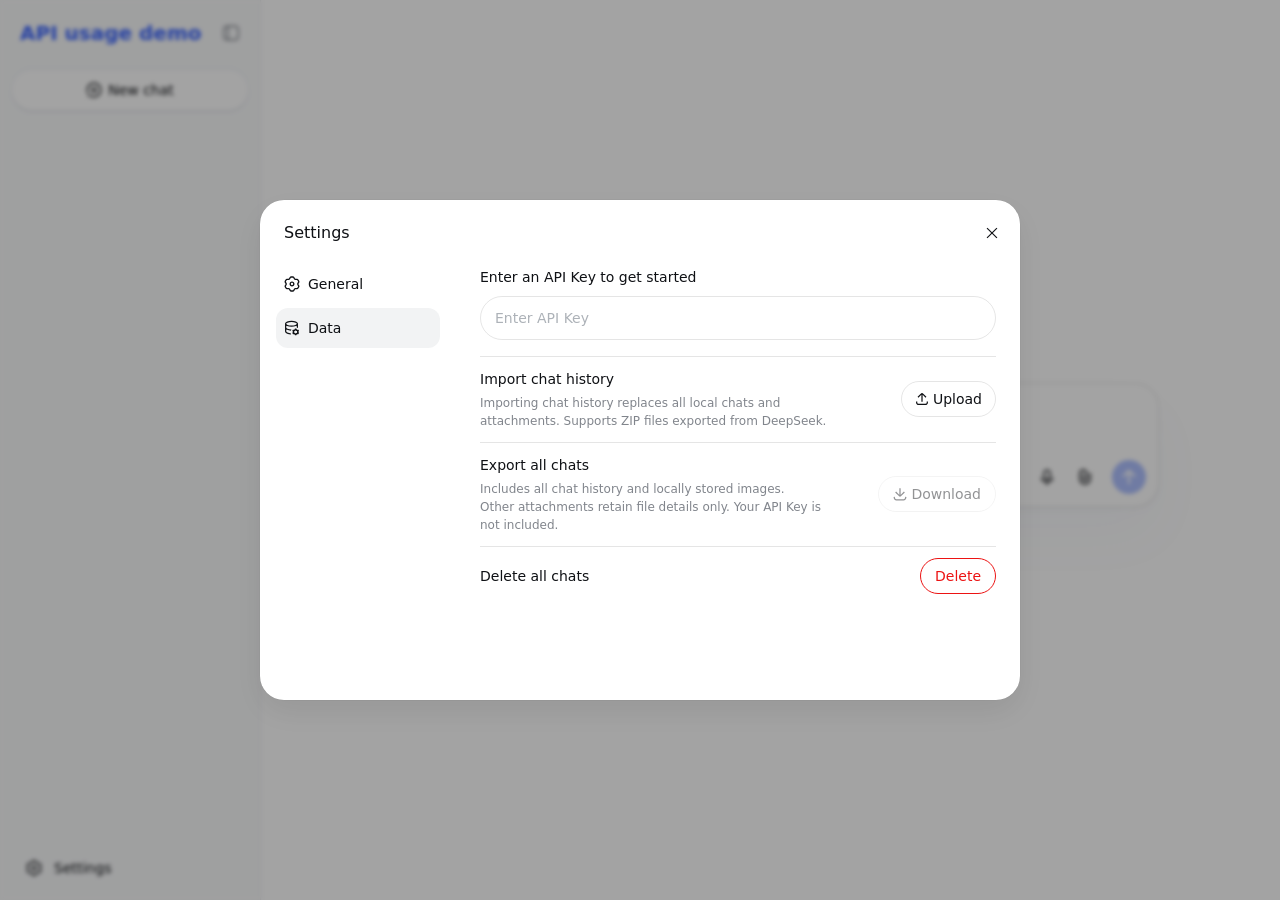
<file: chat/index.html>
<!doctype html><html lang="zh-CN"><head><meta charset="utf-8"><meta name="viewport" content="width=device-width,initial-scale=1"><meta name="theme-color" content="#ffffff"><title>API 使用 demo</title><meta content="0.1.3" name="application-version"><script defer src="static/js/main.ba901cf7.js"></script><link href="static/css/main.27198ffe.css" rel="stylesheet"></head><body><div id="root"></div></body></html>
</file>
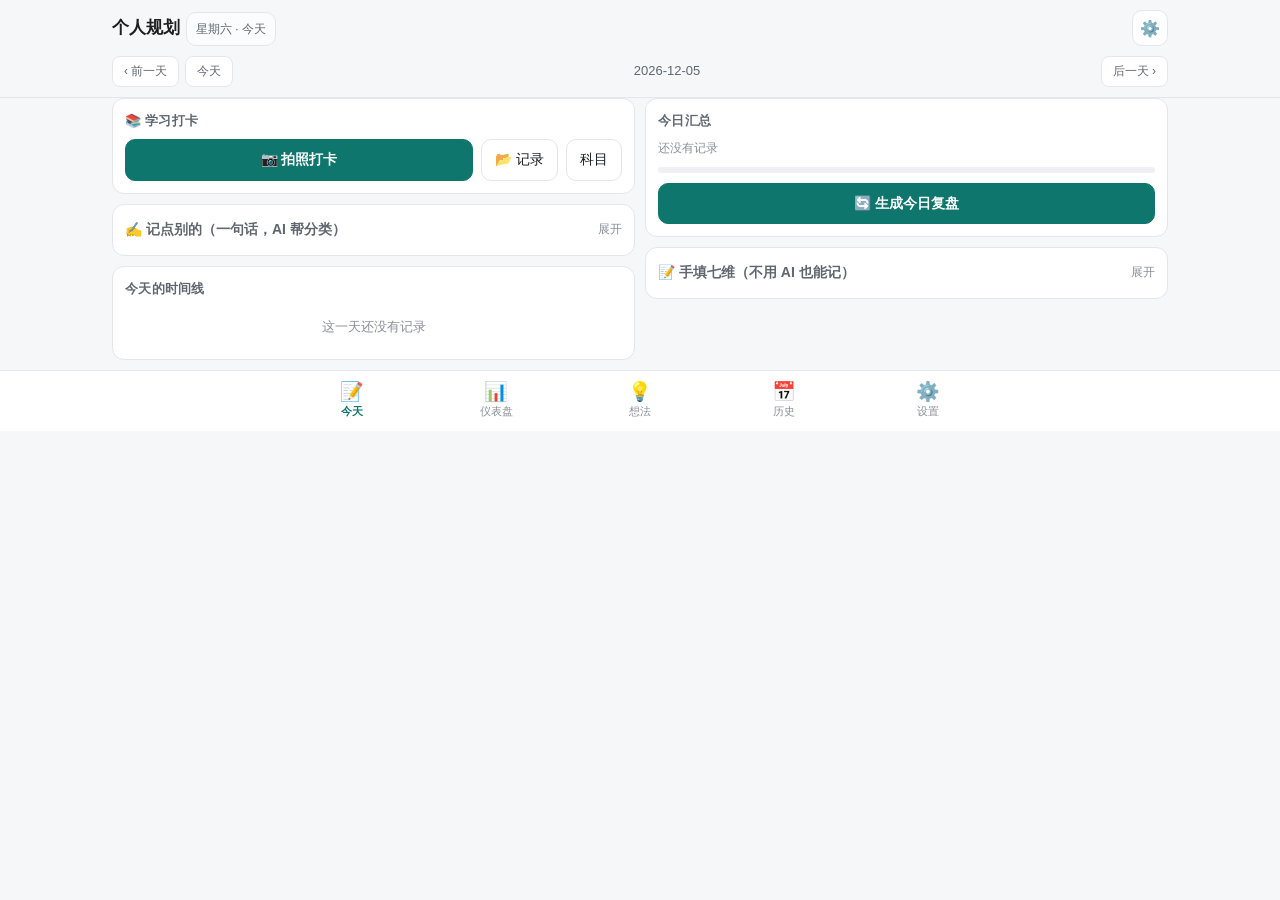
<file: gerenjuzhen/index.html>
<!DOCTYPE html>
<html lang="zh-CN">
<head>
<meta charset="utf-8">
<meta name="viewport" content="width=device-width, initial-scale=1, viewport-fit=cover">
<meta name="theme-color" content="#0f766e">
<meta name="apple-mobile-web-app-capable" content="yes">
<meta name="apple-mobile-web-app-status-bar-style" content="default">
<meta name="apple-mobile-web-app-title" content="个人规划">
<meta http-equiv="Content-Security-Policy" content="default-src 'none'; style-src 'unsafe-inline'; script-src 'unsafe-inline'; img-src data: 'self'; manifest-src 'self'; worker-src 'self'; connect-src https://api.deepseek.com; form-action 'none'; base-uri 'none'">
<!-- PWA 声明：由 pwa/build-pwa.js 注入。通过 file:// 打开时这些会被忽略。 -->
<link rel="manifest" href="manifest.json">
<link rel="icon" type="image/svg+xml" href="icon.svg">
<link rel="apple-touch-icon" href="icon-192.png">
<title>个人规划</title>
<style>
/* ===========================================================================
   个人规划 —— 样式
   手机优先。宽度 > 900px 时切到双栏，但**是同一套 HTML + 媒体查询**，不是两套代码。
   =========================================================================== */
:root{
  --bg:#f6f7f9; --card:#fff; --ink:#1c1e21; --ink2:#606770; --ink3:#8a8f98;
  --line:#e4e6eb; --brand:#0f766e; --brand-soft:#e6f4f2;
  --warn:#b45309; --warn-soft:#fef3c7; --bad:#b91c1c; --bad-soft:#fee2e2;
  --ok:#15803d; --ok-soft:#dcfce7;
  --r:12px; --gap:10px;
  --growth:#2563eb; --life:#7c3aed;
}
*{box-sizing:border-box;-webkit-tap-highlight-color:transparent}
html,body{margin:0;padding:0}
body{
  background:var(--bg); color:var(--ink);
  font:15px/1.55 -apple-system,BlinkMacSystemFont,"Segoe UI","PingFang SC","Hiragino Sans GB","Microsoft YaHei",sans-serif;
  padding-bottom:76px;                     /* 给底部导航留位 */
  -webkit-text-size-adjust:100%;
}
.wrap{max-width:720px;margin:0 auto;padding:0 12px}

/* ---------- 顶栏 ---------- */
header{
  position:sticky;top:0;z-index:20;background:rgba(246,247,249,.94);
  backdrop-filter:saturate(1.6) blur(8px);border-bottom:1px solid var(--line);
}
.hd{display:flex;align-items:center;gap:8px;padding:10px 0}
.hd h1{font-size:17px;margin:0;flex:1;font-weight:650}
.hd .sub{font-size:12px;color:var(--ink2);font-weight:400;margin-left:6px}
.iconbtn{
  border:1px solid var(--line);background:var(--card);color:var(--ink);
  width:36px;height:36px;border-radius:10px;font-size:16px;cursor:pointer;
  display:flex;align-items:center;justify-content:center;flex:0 0 auto;
}
.iconbtn:active{background:#eef0f3}
.datebar{display:flex;align-items:center;gap:6px;padding:0 0 10px}
.datebar .d{flex:1;font-size:13px;color:var(--ink2);text-align:center}
.mini{
  border:1px solid var(--line);background:var(--card);border-radius:8px;
  padding:6px 11px;font-size:12px;color:var(--ink2);cursor:pointer;min-height:28px;
}
.mini:active{background:#eef0f3}

/* ---------- 卡片 ---------- */
.card{
  background:var(--card);border-radius:var(--r);padding:12px;
  margin:0 0 var(--gap);border:1px solid var(--line);
}
.card h2{font-size:13px;margin:0 0 8px;color:var(--ink2);font-weight:600;letter-spacing:.02em}
.card h2 .cnt{color:var(--ink3);font-weight:400}

/* ---------- 录入 ---------- */
#quick{
  width:100%;border:1px solid var(--line);border-radius:10px;padding:10px 11px;
  font:inherit;resize:vertical;min-height:52px;background:#fbfcfd;color:var(--ink);
}
#quick:focus{outline:2px solid var(--brand-soft);border-color:var(--brand)}
.hint{font-size:12px;color:var(--ink3);margin:6px 0 0}
.btns{display:flex;gap:8px;margin-top:8px;flex-wrap:wrap}
.btn{
  border:1px solid var(--line);background:var(--card);color:var(--ink);
  border-radius:10px;padding:9px 13px;font:inherit;font-size:14px;cursor:pointer;
  display:inline-flex;align-items:center;gap:5px;
}
.btn:active{background:#eef0f3}
.btn.p{background:var(--brand);color:#fff;border-color:var(--brand);font-weight:600}
.btn.p:active{background:#0b5f59}
.btn[disabled]{opacity:.45;cursor:not-allowed}
.btn.grow{flex:1;justify-content:center}

/* ---------- 时间线 ---------- */
.tl{position:relative;padding-left:0}
.entry{
  display:flex;gap:9px;padding:9px 0;border-top:1px dashed var(--line);
}
.entry:first-child{border-top:0}
.entry .t{
  flex:0 0 44px;font-size:12px;color:var(--ink3);font-variant-numeric:tabular-nums;
  padding-top:2px;
}
.entry .body{flex:1;min-width:0}
.entry .dims{display:flex;flex-wrap:wrap;gap:4px;margin-bottom:4px}
.chip{
  font-size:11px;padding:1px 7px;border-radius:999px;background:#f0f2f5;color:var(--ink2);
  white-space:nowrap;
}
.chip.g{background:#e8efff;color:var(--growth)}
.chip.l{background:#f1eaff;color:var(--life)}
.entry .txt{font-size:14px;word-break:break-word;color:var(--ink)}
.acts{margin-top:6px;display:flex;gap:6px}
/* ⚠️ 可点区域别低于 28px：手机上手指点不准。
   第一版是 padding 3px 8px + 11px 字号 = 24px 高，测量时被抓出来了。 */
.tiny{
  font-size:12px;border:1px solid var(--line);background:#fff;border-radius:8px;
  padding:5px 11px;color:var(--ink2);cursor:pointer;min-height:28px;
}
.tiny:active{background:#eef0f3}
.empty{color:var(--ink3);font-size:13px;padding:10px 2px;text-align:center}

/* ---------- 汇总 ---------- */
.sum{display:flex;flex-wrap:wrap;gap:6px 14px;font-size:13px}
.sum .kv{display:flex;gap:4px;align-items:baseline}
.sum .k{color:var(--ink3);font-size:12px}
.sum .v{font-weight:600;font-variant-numeric:tabular-nums}
.bar{height:6px;background:#eef0f3;border-radius:99px;overflow:hidden;margin-top:9px}
.bar i{display:block;height:100%;background:var(--brand);border-radius:99px}
.miss{font-size:12px;color:var(--ink3);margin-top:6px}

/* ---------- 表单 ---------- */
.acc{border-top:1px solid var(--line)}
.acc:first-of-type{border-top:0}
.acc>summary{
  list-style:none;cursor:pointer;padding:11px 2px;display:flex;align-items:center;gap:8px;
  font-size:14px;font-weight:550;
}
.acc>summary::-webkit-details-marker{display:none}
.acc>summary .nm{flex:1}
.acc>summary .st{font-size:12px;color:var(--ink3);font-weight:400}
.acc>summary .arw{color:var(--ink3);font-size:12px;transition:transform .15s}
.acc[open]>summary .arw{transform:rotate(90deg)}
.acc .bd{padding:2px 2px 14px}
.row{display:flex;gap:8px;align-items:center;margin:7px 0}
.row>label{flex:0 0 74px;font-size:13px;color:var(--ink2)}
.row .fi{flex:1;min-width:0}
input[type=text],input[type=number],input[type=time],textarea,select{
  width:100%;border:1px solid var(--line);border-radius:9px;padding:8px 10px;
  font:inherit;font-size:14px;background:#fbfcfd;color:var(--ink);
}
input:focus,textarea:focus,select:focus{outline:2px solid var(--brand-soft);border-color:var(--brand)}
textarea{resize:vertical;min-height:60px}
.tags{display:flex;flex-wrap:wrap;gap:6px}
.tag{
  border:1px solid var(--line);background:#fff;border-radius:999px;padding:5px 11px;
  font-size:13px;cursor:pointer;color:var(--ink2);
}
.tag[aria-pressed="true"]{background:var(--brand);border-color:var(--brand);color:#fff}
.stars{display:flex;gap:5px}
.star{
  width:32px;height:32px;border:1px solid var(--line);background:#fff;border-radius:8px;
  font-size:13px;cursor:pointer;color:var(--ink2);font-variant-numeric:tabular-nums;
}
.star[aria-pressed="true"]{background:var(--brand);border-color:var(--brand);color:#fff;font-weight:700}
.sub{border:1px solid var(--line);border-radius:10px;padding:9px;margin:8px 0;background:#fbfcfd}
.sub h4{margin:0 0 6px;font-size:12px;color:var(--ink2);font-weight:600;display:flex;align-items:center}
.sub h4 .rm{margin-left:auto}
.mini2{
  font-size:11px;border:1px solid var(--line);background:#fff;border-radius:7px;
  padding:2px 7px;color:var(--ink2);cursor:pointer;
}

/* ---------- 提示条 ---------- */
.banner{
  border-radius:var(--r);padding:10px 12px;margin:0 0 var(--gap);font-size:13px;
  display:flex;gap:8px;align-items:flex-start;border:1px solid transparent;
}
.banner.soft{background:var(--brand-soft);color:#0b5f59;border-color:#bfe3df}
.banner.warn{background:var(--warn-soft);color:var(--warn);border-color:#fde68a}
.banner.bad{background:var(--bad-soft);color:var(--bad);border-color:#fecaca}
.banner.ok{background:var(--ok-soft);color:var(--ok);border-color:#bbf7d0}
.banner .x{margin-left:auto;cursor:pointer;opacity:.6;flex:0 0 auto;padding:2px 4px;font-size:14px}
.banner button{
  font:inherit;font-size:12px;border:1px solid currentColor;background:transparent;
  color:inherit;border-radius:8px;padding:5px 10px;cursor:pointer;min-height:28px;flex:0 0 auto;
}

/* ---------- 底部导航 ---------- */
nav{
  position:fixed;left:0;right:0;bottom:0;z-index:30;background:rgba(255,255,255,.96);
  border-top:1px solid var(--line);backdrop-filter:blur(8px);
  padding:6px 0 calc(6px + env(safe-area-inset-bottom));
}
nav .in{max-width:720px;margin:0 auto;display:flex}
nav button{
  flex:1;border:0;background:transparent;font:inherit;font-size:11px;color:var(--ink3);
  padding:5px 0;cursor:pointer;display:flex;flex-direction:column;align-items:center;gap:2px;
}
nav button .ic{font-size:19px;line-height:1}
nav button[aria-current="true"]{color:var(--brand);font-weight:600}

/* ---------- 复盘三列 ---------- */
.review{margin-top:10px;border-top:1px solid var(--line);padding-top:10px}
.rc{padding:8px 0}
.rc+.rc{border-top:1px dashed var(--line)}
.rt{font-size:11px;color:var(--ink3);margin-bottom:3px;letter-spacing:.03em}
.rb{font-size:14px;line-height:1.55;word-break:break-word}
.rc.next .rb{color:var(--brand);font-weight:550}

/* ---------- 仪表盘（M5）---------- */
.dash-actions{display:flex;gap:6px;flex-wrap:wrap;margin:10px 0}
.dash-actions .mini[aria-pressed="true"]{background:var(--brand);border-color:var(--brand);color:#fff;font-weight:600}
.heat-wrap{overflow-x:auto;-webkit-overflow-scrolling:touch;padding-bottom:4px}
.heat{display:flex;gap:3px;min-width:max-content}
.heat .wk{display:flex;flex-direction:column;gap:3px}
.heat .cell{width:12px;height:12px;border-radius:3px;background:#eceff3}
.heat .cell.l1{background:#a7e0d8}
.heat .cell.l2{background:#5cc4b6}
.heat .cell.l3{background:#1a9e8f}
.heat .cell.l4{background:var(--brand)}
.heat .cell.out{background:transparent}
.heat .mo{font-size:9px;color:var(--ink3);height:11px;line-height:11px;white-space:nowrap}
#chart{width:100%;height:auto;display:block;margin-top:4px;border-radius:8px}
.chart-stats{display:flex;flex-wrap:wrap;gap:4px 12px;font-size:12px;color:var(--ink2);margin-top:6px}
.chart-stats b{color:var(--ink);font-variant-numeric:tabular-nums}
.pair-row{display:flex;align-items:center;gap:8px;padding:7px 0;border-top:1px dashed var(--line)}
.pair-row:first-child{border-top:0}
.pair-row .nm{flex:1;font-size:13px}
.pair-row .rt{font-size:13px;font-weight:600;font-variant-numeric:tabular-nums}
.pair-row .rr{font-size:11px;color:var(--ink3)}

/* ---------- 报告卡片（M6）---------- */
/* ---------- 折叠区（把七维收起来，别抢学习打卡的视线）---------- */
details.fold > summary{
  cursor:pointer;list-style:none;
  font-size:14px;font-weight:700;color:var(--ink2);
  padding:2px 0;display:flex;align-items:center;gap:6px;
}
details.fold > summary::-webkit-details-marker{display:none}
details.fold > summary::after{content:'展开';margin-left:auto;font-size:11.5px;
  font-weight:400;color:var(--ink3)}
details.fold[open] > summary::after{content:'收起'}
details.fold[open] > summary{margin-bottom:10px;padding-bottom:8px;border-bottom:1px solid var(--line)}

/* ---------- 学习打卡 ---------- */
.ck-row{display:flex;align-items:center;gap:10px;margin:9px 0}
.ck-row label{flex:0 0 108px;font-size:12.5px;color:var(--ink3)}
.ck-row select,.ck-row input{flex:1;min-height:34px;border:1px solid var(--line);border-radius:9px;
  padding:7px 10px;font-size:14px;background:#fff;color:var(--ink)}
.ck-status{display:flex;gap:6px;flex-wrap:wrap;flex:1}
.ck-st{border:1px solid var(--line);background:#f7f8fa;color:var(--ink2);border-radius:99px;
  padding:7px 12px;font-size:13px;font-weight:600;min-height:34px}
.ck-st.on{border-color:var(--brand);background:var(--brand-soft);color:var(--brand)}
.ck-photo{margin:6px 0 10px}
.ck-photo img{width:100%;max-height:220px;object-fit:contain;border-radius:10px;background:#f0f2f5}
.ck-grid{display:grid;grid-template-columns:repeat(3,1fr);gap:8px}
.ck-cell{position:relative;padding-top:100%;border-radius:10px;overflow:hidden;background:#f0f2f5}
.ck-cell img{position:absolute;inset:0;width:100%;height:100%;object-fit:cover}
.ck-del{position:absolute;top:4px;right:4px;width:22px;height:22px;border-radius:50%;
  background:rgba(0,0,0,.55);color:#fff;font-size:15px;line-height:1;border:0;
  display:grid;place-items:center}
.ck-item,.ck-review{display:flex;gap:10px;padding:9px 0;border-top:1px solid var(--line)}
.ck-item:first-child,.ck-review:first-child{border-top:0}
.ck-thumb{flex:0 0 52px;width:52px;height:52px;object-fit:cover;border-radius:9px;cursor:pointer}
.ck-n{flex:0 0 auto;align-self:center;font-size:11px;color:#fff;background:rgba(0,0,0,.55);
  border-radius:99px;padding:2px 7px;margin-left:-30px;margin-top:28px;cursor:pointer}
/* 全屏看图 */
.pv{position:fixed;inset:0;z-index:9999;background:rgba(0,0,0,.94);
  overflow-y:auto;padding:16px;-webkit-overflow-scrolling:touch}
.pv img{display:block;width:100%;height:auto;margin:0 0 10px;border-radius:8px;background:#111}
.pv-tip{position:fixed;left:0;right:0;bottom:16px;text-align:center;color:#fff;font-size:12px;
  opacity:.75;pointer-events:none}
.ck-mid{flex:1;min-width:0}
.ck-t{font-size:14px;font-weight:600;overflow:hidden;text-overflow:ellipsis;white-space:nowrap}
.ck-s{font-size:11.5px;color:var(--ink3);margin-top:2px}
.ck-review{flex-wrap:wrap}
.ck-review .btns{width:100%;margin-top:6px}
.ck-review-head{font-size:12.5px;font-weight:700;color:#c2410c;margin:10px 0 4px}
/* 想法 */
.idea-day{display:flex;align-items:center;gap:8px;margin:-2px 0 10px}
.idea-day .d{font-size:13px;font-weight:700;color:var(--ink2)}
.idea-day .n{font-size:11.5px;color:var(--ink3)}
.idea-item{padding:11px 0;border-top:1px solid var(--line)}
.idea-item:first-of-type{border-top:0;padding-top:0}
.idea-t{font-size:14px;line-height:1.65;white-space:pre-wrap;word-break:break-word}
.idea-item .mini{margin-top:8px}

/* 学习记录浏览 */
.br-head{display:flex;align-items:center;gap:10px;margin-bottom:10px}
.br-head h3{margin:0;font-size:16px}
.br-row{display:flex;align-items:center;gap:10px;padding:11px 2px;border-bottom:1px solid var(--line);
  cursor:pointer}
.br-left{flex:1;min-width:0}
.br-arrow{color:var(--ink3);font-size:18px}
.br-item{padding:12px 0;border-bottom:1px solid var(--line)}
.br-grid{display:grid;grid-template-columns:repeat(3,1fr);gap:6px;margin-bottom:8px}
.br-grid img{width:100%;aspect-ratio:1/1;object-fit:cover;border-radius:8px;background:#f0f2f5}

.rep-head{font-size:14px;margin-bottom:6px}
.rep-head .rr{font-size:11px;color:var(--ink3);font-weight:400}
#reportBox code{background:#f0f2f5;padding:1px 5px;border-radius:5px;font-size:12px}

/* ---------- 弹层里的小标题 ---------- */
.sh{font-size:12px;color:var(--ink3);margin:14px 0 6px;padding-bottom:4px;border-bottom:1px solid var(--line);letter-spacing:.03em}
.sh:first-of-type{margin-top:4px}

/* ---------- 弹层 ---------- */
.sheet{
  position:fixed;inset:0;z-index:40;background:rgba(0,0,0,.35);display:none;
  align-items:flex-end;justify-content:center;
}
.sheet.on{display:flex}
.sheet .panel{
  background:var(--card);width:100%;max-width:720px;border-radius:16px 16px 0 0;
  padding:14px 14px calc(14px + env(safe-area-inset-bottom));
  max-height:88vh;overflow:auto;
}
.sheet h3{margin:0 0 10px;font-size:15px}
.sheet .prev{
  background:#fbfcfd;border:1px solid var(--line);border-radius:10px;padding:11px;
  font-size:13px;margin:8px 0;white-space:pre-wrap;word-break:break-word;
}
.sheet .prev .kk{color:var(--ink3);font-size:11px}
.toast{
  position:fixed;left:50%;bottom:88px;transform:translateX(-50%);z-index:50;
  background:rgba(28,30,33,.92);color:#fff;padding:9px 15px;border-radius:999px;
  font-size:13px;max-width:88vw;text-align:center;opacity:0;transition:opacity .18s;
  pointer-events:none;
}
.toast.on{opacity:1}
.sr{position:absolute;width:1px;height:1px;overflow:hidden;clip:rect(0 0 0 0);white-space:nowrap}

/* ---------- 宽屏：同一套 HTML，只是变双栏 ---------- */
@media (min-width:900px){
  .wrap{max-width:1080px}
  .cols{display:grid;grid-template-columns:1fr 1fr;gap:var(--gap);align-items:start}
  .cols>*{margin-bottom:0}
  #quick{min-height:72px}
  body{padding-bottom:24px}
  nav{position:sticky;bottom:0;border-radius:0}
}

/* 深色模式（系统跟随） */
@media (prefers-color-scheme: dark){
  :root{
    --bg:#16181c; --card:#1e2126; --ink:#e8eaed; --ink2:#a8adb7; --ink3:#7d838d;
    --line:#2c3037; --brand:#2dd4bf; --brand-soft:#123b38;
    --warn-soft:#3b2f11; --bad-soft:#3b1616; --ok-soft:#12301c;
    --growth:#7aa2f7; --life:#bb9af7;
  }
  input,textarea,select,#quick,.sub,.sheet .prev{background:#23262c}
  .chip{background:#2a2e35}
  .chip.g{background:#1b2540;color:#9db8f5}
  .chip.l{background:#2a2140;color:#c4aef8}
  header{background:rgba(22,24,28,.94)}
  nav{background:rgba(30,33,38,.96)}
  .iconbtn,.btn,.mini,.tiny,.mini2,.tag,.star{background:var(--card);color:var(--ink)}
  .iconbtn:active,.btn:active,.mini:active,.tiny:active{background:#2a2e35}
  .btn.p{background:#0d9488;border-color:#0d9488;color:#fff}
  .tag[aria-pressed="true"],.star[aria-pressed="true"]{background:#0d9488;border-color:#0d9488;color:#fff}
}
</style>
</head>
<body>

<header>
  <div class="wrap">
    <div class="hd">
      <h1>个人规划<span class="sub" id="dayLabel"></span></h1>
      <button class="iconbtn" id="btnSettings" title="设置" aria-label="设置">⚙️</button>
    </div>
    <div class="datebar">
      <button class="mini" id="btnPrev">‹ 前一天</button>
      <button class="mini" id="btnToday">今天</button>
      <span class="d" id="dateText"></span>
      <button class="mini" id="btnNext">后一天 ›</button>
    </div>
  </div>
</header>

<main class="wrap" id="main">
  <div id="banners"></div>

  <!-- ============ 视图：今天 ============ -->
  <div id="view-today" class="cols">
    <div>
      <!-- 学习打卡：因为最常用，所以放最上面 -->
      <section class="card" id="studyCard">
        <h2>📚 学习打卡 <span class="cnt" id="studyTodayCount"></span></h2>
        <div class="btns">
          <button class="btn p grow" id="btnCheckin">📷 拍照打卡</button>
          <button class="btn" id="btnStudyBrowse">📂 记录</button>
          <button class="btn" id="btnManageSubject">科目</button>
        </div>
        <div id="studyReviewBox"></div>
        <div id="studyTodayList"></div>
        <!-- 两个入口：
             · 带 capture → 直接开相机
             · 不带 capture → 系统弹出"相机 / 相册 / 文件"随便选
             只给一个带 capture 的话，安卓上就只剩拍照，选不了相册里存好的图。 -->
        <input type="file" id="studyPhotoCam" accept="image/*" capture="environment" multiple style="display:none">
        <input type="file" id="studyPhotoGal" accept="image/*" multiple style="display:none">
      </section>

      <!-- 录入：收进折叠区。学习打卡才是主功能，这些不抢视线 -->
      <details class="card fold" id="foldQuick">
        <summary>✍️ 记点别的（一句话，AI 帮分类）</summary>
        <textarea id="quick" placeholder="随口写一句，比如：今天睡到9点，下午有点困，晚上散步，没花钱"></textarea>
        <p class="hint" id="quickHint">随手记一句，AI 会帮你分好类。不联网也能用「直接保存」。</p>
        <div class="btns">
          <button class="btn p" id="btnAI">✨ AI 帮我整理</button>
          <button class="btn" id="btnSaveRaw">直接保存</button>
          <button class="btn" id="btnClear">清空</button>
        </div>
      </details>

      <!-- 时间线 -->
      <section class="card">
        <h2>今天的时间线 <span class="cnt" id="tlCount"></span></h2>
        <div class="tl" id="timeline"></div>
      </section>
    </div>

    <div>
      <!-- 汇总 -->
      <section class="card">
        <h2>今日汇总 <span class="cnt" id="sumNote"></span></h2>
        <div class="sum" id="summary"></div>
        <div class="bar"><i id="sumBar" style="width:0%"></i></div>
        <div class="miss" id="sumMiss"></div>
        <div class="btns" style="margin-top:10px">
          <button class="btn p grow" id="btnReview">🔄 生成今日复盘</button>
        </div>
        <div id="reviewBox"></div>
      </section>

      <!-- 手填表单：也收起来 -->
      <details class="card fold" id="foldForm">
        <summary>📝 手填七维（不用 AI 也能记）</summary>
        <div id="form"></div>
        <div class="btns">
          <button class="btn p grow" id="btnAddEntry">保存这条记录</button>
          <button class="btn" id="btnResetForm">重置</button>
        </div>
      </details>
    </div>
  </div>

  <!-- ============ 视图：想法 ============ -->
  <div id="view-ideas" style="display:none">
    <section class="card">
      <h2>💡 想法 <span class="cnt" id="ideaCount"></span></h2>
      <div class="btns">
        <button class="btn p grow" id="btnNewIdea">＋ 记个想法</button>
      </div>
      <p class="hint">按天铺开，不用点进某一天。可以配照片。</p>
    </section>
    <div id="ideaList"></div>
    <input type="file" id="ideaPhotoCam" accept="image/*" capture="environment" multiple style="display:none">
    <input type="file" id="ideaPhotoGal" accept="image/*" multiple style="display:none">
  </div>

  <!-- ============ 视图：仪表盘（M5）============ -->
  <div id="view-dash" style="display:none">
    <section class="card">
      <h2>概览 <span class="cnt" id="dashNote"></span></h2>
      <div class="sum" id="dashStats"></div>
      <div class="dash-actions">
        <button class="mini" data-range="7">近 7 天</button>
        <button class="mini" data-range="30">近 30 天</button>
        <button class="mini" data-range="90">近 90 天</button>
      </div>
    </section>

    <section class="card">
      <h2>记录日历</h2>
      <div class="heat-wrap"><div id="heat"></div></div>
      <p class="hint" id="heatHint">颜色越深 = 那天记的维度越多；空白 = 那天没记</p>
    </section>

    <section class="card">
      <h2>趋势 <span class="cnt" id="chartNote"></span></h2>
      <div class="dash-actions" id="chartPick"></div>
      <canvas id="chart" width="600" height="220"></canvas>
      <div class="chart-stats" id="chartStats"></div>
      <p class="hint" id="chartHint"></p>
    </section>

    <section class="card">
      <h2>报告</h2>
      <div class="btns">
        <button class="btn p grow" id="btnWeekReport">📄 生成本周报告</button>
        <button class="btn" id="btnMonthReport">📆 本月报告</button>
      </div>
      <div class="btns">
        <button class="btn grow" id="btnExportWeek">⬇️ 导出本周素材</button>
      </div>
      <div id="reportBox"></div>
      <p class="hint">
        导出的文件按天分段，丢进 U 盘 <code>我的生活\素材\</code> 就能用来写日报。
        月报用**分层压缩**：只喂周摘要，不喂 30 天原文（更快、更省，也更不容易跑偏）。
      </p>
    </section>

    <section class="card">
      <h2>两个指标一起看</h2>
      <div class="dash-actions" id="pairPick"></div>
      <div id="pairOut"></div>
      <p class="hint">
        只做**描述**：告诉你两个指标有多少天是同向变化。**不下因果结论** ——
        那需要 AI 分析，而且样本太少时必须说"数据不够"。
      </p>
    </section>
  </div>
</main>

<nav>
  <div class="in">
    <button data-view="today" aria-current="true"><span class="ic">📝</span>今天</button>
    <button data-view="dash"><span class="ic">📊</span>仪表盘</button>
    <button data-view="ideas"><span class="ic">💡</span>想法</button>
    <button data-view="history"><span class="ic">📅</span>历史</button>
    <button data-view="settings"><span class="ic">⚙️</span>设置</button>
  </div>
</nav>

<div class="sheet" id="sheet"><div class="panel" id="sheetPanel"></div></div>
<div class="toast" id="toast"></div>

<script>
/* ===========================================================================
   注入点：构建时把 logic.js 与 ai.js 内联到这里。
   直接打开这个文件（没构建过）时，下面两个注入点为空，脚本会提示未构建。
   =========================================================================== */
/* ===========================================================================
 * 个人规划 —— 纯逻辑层
 *
 * 运行环境：既可被内联进单文件页面，也可在 Node 里 require（UMD）。
 *
 * ⚠️ 本文件会被原样内联进 HTML 的脚本块里，所以**绝对不能出现字面的
 *    script 开标签或闭标签**（哪怕写在注释里也不行）——浏览器的 HTML 解析器
 *    只看字节，不认识 JS 注释，会提前把脚本块截断，整个页面直接白屏。
 *    build.js 里有针对这一点的强制检查。
 *
 * 这个文件只做「数据」相关的事：日期、时长、维度、聚合、统计、序列化。
 * 不碰界面、不碰网络、不碰文件。
 *
 * ── 一条贯穿全文件的项目规矩 ──
 *   **纯函数绝不抛异常。** 非法输入一律返回 null / 空数组 / 空对象。
 *   原因：这些函数会被界面到处调用，抛一次异常就是白屏。
 *   踩过的坑：写 `(arr || [])` 以为能兜住，其实 `||` 只挡 null/undefined，
 *   挡住不「truthy 但非数组」的值（传字符串进来就抛
 *   `(arr || []).forEach is not a function`）。所以一律用 Array.isArray 判。
 * =========================================================================== */
(function (root, factory) {
  var api = factory();
  if (typeof module === 'object' && module.exports) module.exports = api;
  root.PlanLogic = api;
})(typeof globalThis !== 'undefined' ? globalThis : this, function () {
  'use strict';

  var STORE_KEY = 'personal-plan-v1';
  var BACKUP_KEY = 'personal-plan-v1-backup';
  var BACKUP_AT_KEY = 'personal-plan-v1-backup-at';

  /* ==========================================================================
   * 一、维度定义
   *
   * ⚠️ 这张表是**唯一的真相来源**。聚合、绘图、AI 输入全都查它。
   * 新增字段时必须在这里登记性质，否则默认按 state（状态型）处理。
   *
   * kind 三种取值（对应方案 §6.1 的三条聚合规则）：
   *   sum   —— 累计型：跨条目**相加**（支出、收入、学习时长）
   *   state —— 状态型：取当天**最后一条有值的**（睡眠、精力、情绪、余额）
   *   list  —— 清单型：跨条目**合并成列表**（症状、标签、学习条目、决策）
   *
   * 搞反的症状很具体：
   *   支出若当 state  → 花 32.5 又花 8，显示只花 8 元
   *   睡眠若当 sum    → 早上记 7h、晚上更正 8h，算出 15 小时
   * ======================================================================== */
  var DIMS = [
    { key: 'body', name: '身体', icon: '🌙', group: 'growth' },
    { key: 'sport', name: '运动', icon: '🏃', group: 'growth' },
    { key: 'mind', name: '精神', icon: '🧠', group: 'growth' },
    { key: 'study', name: '学习', icon: '📚', group: 'growth' },
    { key: 'work', name: '工作', icon: '💼', group: 'growth' },
    { key: 'social', name: '社会关系', icon: '👥', group: 'growth' },
    { key: 'finance', name: '财务', icon: '💰', group: 'life' },
    { key: 'plan', name: '规划与想法', icon: '✨', group: 'life' }
  ];

  var GROUPS = [
    { key: 'growth', name: '个人成长' },
    { key: 'life', name: '生活与复盘' }
  ];

  /**
   * 字段性质表。`__self` 表示「整个维度是清单型」（维度值本身就是数组）。
   */
  /* ===================== 学习打卡 =====================
   * 四种状态。打卡时**只让用户选前三种**，"已掌握"只能通过复习升上去 ——
   * 否则每次打卡都要在四个选项里犹豫，违背"10 秒记完"。
   * ==================================================== */
  var STUDY_STATUS = [
    { key: 'new', name: '今天学的', emoji: '🆕' },
    { key: 'unknown', name: '还不会', emoji: '🔴' },
    { key: 'ok', name: '差不多', emoji: '🟡' },
    { key: 'mastered', name: '已掌握', emoji: '✅' }
  ];
  var STUDY_PICK = ['new', 'unknown', 'ok'];

  /**
   * 每种状态隔多久复习（天）：
   *   unknown → 1 天（截图里的方法：想不起来的第二天翻书）
   *   ok      → 3 天（你定的）
   *   mastered→ 7 天（抽查一次）
   *   new     → 0（不催）
   */
  var STATUS_GAP_DAYS = { unknown: 1, ok: 3, mastered: 7, new: 0 };

  var SUBJECT_FALLBACK = '其他';
  var DEFAULT_SUBJECTS = ['模拟电子技术', '数字电子技术', '电路', '信号与系统',
    '单片机', '大学物理', '高等数学', '线性代数', '概率论', '大学英语', SUBJECT_FALLBACK];

  var MAX_STUDY_PHOTOS = 3;
  var MAX_SUBJECT = 20;
  var MAX_SUBJECTS = 30;
  var MAX_STUDY_WHAT = 120;
  var MAX_STUDY_GAP = 200;
  var MAX_REVIEWS = 60;

  /** 科目表：去空/去重/限长，「其他」永远在最后 */
  function cleanSubjects(raw) {
    var src = (Array.isArray(raw) && raw.length) ? raw : DEFAULT_SUBJECTS.slice();
    var out = [], seen = {};
    for (var i = 0; i < src.length; i++) {
      var v = typeof src[i] === 'string' ? src[i].trim().slice(0, MAX_SUBJECT) : '';
      if (!v || v === SUBJECT_FALLBACK || seen[v]) continue;
      if (out.length >= MAX_SUBJECTS - 1) break;
      seen[v] = true;
      out.push(v);
    }
    out.push(SUBJECT_FALLBACK);
    return out;
  }

  function cleanStudyPhotos(raw) {
    var out = [];
    var list = Array.isArray(raw) ? raw : [];
    for (var i = 0; i < list.length; i++) {
      var ph = list[i];
      if (!ph || typeof ph !== 'object' || Array.isArray(ph)) continue;
      var data = typeof ph.data === 'string' ? ph.data : '';
      if (data.indexOf('data:image/') !== 0) continue;   // 只收内嵌图片
      if (out.length >= MAX_STUDY_PHOTOS) break;
      out.push({
        id: (typeof ph.id === 'string' && ph.id) ? ph.id : ('sp' + Date.now().toString(36) + i),
        data: data
      });
    }
    return out;
  }

  function cleanReviews(raw) {
    var out = [];
    var list = Array.isArray(raw) ? raw : [];
    for (var i = 0; i < list.length; i++) {
      var r = list[i];
      var at = (r && typeof r === 'object') ? r.at : r;
      if (typeof at !== 'number' || !isFinite(at) || at <= 0) continue;
      out.push({ at: Math.round(at) });
      if (out.length >= MAX_REVIEWS) break;
    }
    return out;
  }

  function cleanStudyItem(x) {
    if (!x || typeof x !== 'object' || Array.isArray(x)) return null;
    var subject = typeof x.subject === 'string' ? x.subject.trim().slice(0, MAX_SUBJECT) : '';
    var what = typeof x.what === 'string' ? x.what.trim().slice(0, MAX_STUDY_WHAT) : '';
    if (!subject && !what) return null;
    var status = 'new';
    for (var i = 0; i < STUDY_STATUS.length; i++) {
      if (STUDY_STATUS[i].key === x.status) { status = x.status; break; }
    }
    var minutes = (typeof x.minutes === 'number' && isFinite(x.minutes) && x.minutes > 0)
      ? Math.round(x.minutes) : null;
    return {
      subject: subject || SUBJECT_FALLBACK,
      what: what,
      status: status,
      gap: typeof x.gap === 'string' ? x.gap.trim().slice(0, MAX_STUDY_GAP) : '',
      minutes: minutes,
      photos: cleanStudyPhotos(x.photos),
      reviews: cleanReviews(x.reviews)
    };
  }

  function cleanStudyList(raw) {
    var out = [];
    var list = Array.isArray(raw) ? raw : [];
    for (var i = 0; i < list.length; i++) {
      var it = cleanStudyItem(list[i]);
      if (it) out.push(it);
    }
    return out;
  }

  function studyStatusMeta(key) {
    for (var i = 0; i < STUDY_STATUS.length; i++) {
      if (STUDY_STATUS[i].key === key) return STUDY_STATUS[i];
    }
    return STUDY_STATUS[0];
  }

  /** 某个 state 的科目表（惰性读取：不依赖 normalizeState 是否写过） */
  function subjectList(state) { return cleanSubjects(state && state.subjects); }

  /** 所有学习条目摊平，并带上所属日期（复习调度要用它当锚点） */
  function allStudyItems(state) {
    var out = [];
    var days = (state && state.days) || {};
    Object.keys(days).forEach(function (dk) {
      var day = days[dk];
      var entries = (day && Array.isArray(day.entries)) ? day.entries : [];
      entries.forEach(function (e, ei) {
        var list = Array.isArray(e.study) ? e.study : [];
        list.forEach(function (item, ii) {
          out.push({ date: dk, entryId: e.id, entryIndex: ei, itemIndex: ii, item: item });
        });
      });
    });
    out.sort(function (a, b) {
      if (a.date !== b.date) return a.date < b.date ? 1 : -1;
      return (a.itemIndex || 0) - (b.itemIndex || 0);
    });
    return out;
  }

  /** 这条该不该复习了；该复习返回 { dueDate, overdueDays, gapDays } */
  function studyReviewDue(row, todayKey) {
    if (!row || !row.item) return null;
    var gap = STATUS_GAP_DAYS[row.item.status];
    if (!gap) return null;
    var base = row.date;
    var rs = row.item.reviews || [];
    if (rs.length) {
      var d = toDateKey(new Date(rs[rs.length - 1].at));
      if (d && d > base) base = d;
    }
    var n = daysBetween(base, todayKey);
    if (n === null) return null;
    var left = gap - n;
    if (left > 0) return null;
    return { dueDate: base, overdueDays: -left, gapDays: gap };
  }

  /**
   * 该复习的条目 = 补漏清单。
   * ⭐ 这就是那张截图里的方法：昨天标「还不会」的，今天一打开就顶上来。
   */
  function dueStudy(state, todayKey) {
    var tk = todayKey || toDateKey(new Date());
    var out = [];
    allStudyItems(state).forEach(function (r) {
      var due = studyReviewDue(r, tk);
      if (due) { r.due = due; out.push(r); }
    });
    out.sort(function (a, b) {
      if (b.due.overdueDays !== a.due.overdueDays) return b.due.overdueDays - a.due.overdueDays;
      if (a.item.status !== b.item.status) return a.item.status === 'unknown' ? -1 : 1;
      return a.date < b.date ? 1 : -1;
    });
    return out;
  }

  /** 标记复习过；newStatus 可选（复习时升级状态） */
  function markReviewed(state, row, newStatus, now) {
    if (!row || !row.entryId) return { error: '找不到这条记录' };
    var next = normalizeState(state);
    var day = next.days[row.date];
    if (!day) return { error: '那天的记录不见了' };
    var entry = null;
    for (var i = 0; i < day.entries.length; i++) {
      if (day.entries[i].id === row.entryId) { entry = day.entries[i]; break; }
    }
    if (!entry || !Array.isArray(entry.study)) return { error: '找不到这条记录' };
    var item = entry.study[row.itemIndex];
    if (!item) return { error: '找不到这条记录' };
    var ts = (typeof now === 'number' && isFinite(now)) ? now : Date.now();
    item.reviews = cleanReviews((item.reviews || []).concat([{ at: ts }]));
    if (newStatus) {
      for (var j = 0; j < STUDY_STATUS.length; j++) {
        if (STUDY_STATUS[j].key === newStatus) { item.status = newStatus; break; }
      }
    }
    return { state: next };
  }

  /** 科目增删（删科目时把该科目的学习记录归到「其他」，不删数据） */
  function addSubject(state, name) {
    var next = normalizeState(state);
    var v = typeof name === 'string' ? name.trim().slice(0, MAX_SUBJECT) : '';
    if (!v) return { error: '科目名不能为空' };
    if (v === SUBJECT_FALLBACK) return { error: '「其他」已经存在' };
    var cur = subjectList(next);
    if (cur.indexOf(v) > -1) return { error: '已经有这个科目了' };
    if (cur.length >= MAX_SUBJECTS) return { error: '科目最多 ' + MAX_SUBJECTS + ' 个' };
    next.subjects = cleanSubjects(cur.concat([v]));
    return { state: next, subjects: next.subjects };
  }

  function removeSubject(state, name) {
    var next = normalizeState(state);
    var v = typeof name === 'string' ? name.trim() : '';
    if (!v) return { error: '科目名不能为空' };
    if (v === SUBJECT_FALLBACK) return { error: '「其他」不能删（保底科目）' };
    var cur = subjectList(next);
    if (cur.indexOf(v) === -1) return { error: '没有这个科目' };
    var moved = 0;
    allStudyItems(next).forEach(function (row) {
      if (row.item.subject !== v) return;
      var day = next.days[row.date];
      var e = day && day.entries.filter(function (x) { return x.id === row.entryId; })[0];
      if (e && e.study && e.study[row.itemIndex]) {
        e.study[row.itemIndex].subject = SUBJECT_FALLBACK;
        moved++;
      }
    });
    next.subjects = cur.filter(function (x) { return x !== v; });
    return { state: next, moved: moved };
  }

  /* ===================== 想法 =====================
   * 想法以前是塞在 plan.ideas 里的纯字符串，没有照片、也没法按天浏览。
   * 现在单独存成 state.ideas（可带照片）；老的 plan.ideas 仍然会被一起列出来（只读），
   * 这样以前记的想法不会消失在界面上。
   * ============================================== */
  var MAX_IDEA_TEXT = 500;
  var MAX_IDEA_PHOTOS = 3;

  function isDateKeyStr(v) {
    return typeof v === 'string' && /^\d{4}-\d{2}-\d{2}$/.test(v);
  }

  function cleanIdea(x) {
    if (!x || typeof x !== 'object' || Array.isArray(x)) return null;
    var text = typeof x.text === 'string' ? x.text.trim().slice(0, MAX_IDEA_TEXT) : '';
    /*
     * ⚠️ 照片两种形状都要认：
     *   · 界面里草稿存的是**纯字符串**（dataURL）
     *   · 落盘后是 { id, data } 对象
     * 之前只认后者，于是界面刚选的图在保存这一步被当成坏数据全丢了 ——
     * 表现就是"存了照片，点开只有文字"。
     */
    var rawPh = (Array.isArray(x.photos) ? x.photos : []).map(function (ph) {
      return (typeof ph === 'string') ? { data: ph } : ph;
    });
    var photos = cleanStudyPhotos(rawPh).slice(0, MAX_IDEA_PHOTOS);
    if (!text && !photos.length) return null;
    var date = isDateKeyStr(x.date) ? x.date : '';
    if (!date) return null;
    var at = (typeof x.at === 'number' && isFinite(x.at) && x.at > 0) ? Math.round(x.at) : Date.now();
    var id = (typeof x.id === 'string' && x.id) ? x.id : ('id' + at + Math.random().toString(36).slice(2, 6));
    return { id: id, date: date, at: at, text: text, photos: photos };
  }

  function cleanIdeas(raw) {
    var out = [];
    var list = Array.isArray(raw) ? raw : [];
    for (var i = 0; i < list.length; i++) {
      var it = cleanIdea(list[i]);
      if (it) out.push(it);
    }
    return out;
  }

  /**
   * 所有想法（新的 state.ideas + 老的 plan.ideas 字符串），按日期倒序。
   * 老想法标记 legacy:true（只读，不能加照片）。
   */
  function allIdeas(state) {
    var out = [];
    var fresh = (state && Array.isArray(state.ideas)) ? state.ideas : [];
    fresh.forEach(function (x) { out.push({ id: x.id, date: x.date, at: x.at, text: x.text, photos: x.photos, legacy: false }); });

    var days = (state && state.days) || {};
    Object.keys(days).forEach(function (dk) {
      var entries = (days[dk] && Array.isArray(days[dk].entries)) ? days[dk].entries : [];
      entries.forEach(function (e, ei) {
        var plan = e && e.plan;
        if (!plan || !plan.ideas) return;
        var arr = Array.isArray(plan.ideas) ? plan.ideas : [plan.ideas];
        arr.forEach(function (txt, ii) {
          if (typeof txt !== 'string' || !txt.trim()) return;
          out.push({
            id: 'lg' + dk + ei + '_' + ii, date: dk, at: 0,
            text: txt.trim(), photos: [], legacy: true
          });
        });
      });
    });

    out.sort(function (a, b) {
      if (a.date !== b.date) return a.date < b.date ? 1 : -1;
      return (b.at || 0) - (a.at || 0);
    });
    return out;
  }

  /** 按天分组：[{ date, items:[...] }]，日期倒序 */
  function ideasByDay(state) {
    var all = allIdeas(state);
    var groups = [];
    var map = {};
    all.forEach(function (x) {
      if (!map[x.date]) { map[x.date] = { date: x.date, items: [] }; groups.push(map[x.date]); }
      map[x.date].items.push(x);
    });
    return groups;
  }

  function addIdea(state, date, data, now) {
    var next = normalizeState(state);
    if (!isDateKeyStr(date)) return { error: '日期不对' };
    var it = cleanIdea({
      id: 'id' + (now || Date.now()) + Math.random().toString(36).slice(2, 6),
      date: date,
      at: (typeof now === 'number' && isFinite(now)) ? now : Date.now(),
      text: data && data.text,
      photos: data && data.photos
    });
    if (!it) return { error: '写点什么，或者加张照片' };
    next.ideas = cleanIdeas((next.ideas || []).concat([it]));
    return { state: next, idea: it };
  }

  function removeIdea(state, id) {
    var next = normalizeState(state);
    var before = (next.ideas || []).length;
    next.ideas = (next.ideas || []).filter(function (x) { return x.id !== id; });
    if (next.ideas.length === before) return { error: '找不到这个想法' };
    return { state: next };
  }

  var FIELD_KIND = {
    /*
     * ⚠️ 身体里**没有** exercise 字段。
     * 用户 2026-10 要求把运动独立成一个大类，所以原本的 `body.exercise`
     * 已彻底移除（App 未上线、无真实数据，不存在迁移问题）。
     * 保留它会让提示词里出现两个概念相近的字段（body.exercise 和 sport），
     * AI 会犯迷糊"该填哪个" —— 这种歧义必须消掉。
     */
    body: {
      sleepStart: 'state', wake: 'state', energy: 'state',
      symptoms: 'list', note: 'list'
    },
    /* 运动：一天可能跑一次又打一次球，所以整个维度是清单型（数组） */
    sport: { __self: 'list' },
    mind: { mood: 'state', tags: 'list', trigger: 'state', note: 'list' },
    study: { __self: 'list' },
    work: { progress: 'list', apps: 'list', next: 'state' },
    social: { __self: 'list' },
    finance: { income: 'sum', expense: 'sum', balance: 'state', expenseTags: 'list' },
    plan: { ideas: 'list', decisions: 'list', note: 'list' }
  };

  /** 取某维度某字段的性质。查不到时默认 state（最保守） */
  function kindOf(dim, field) {
    var d = FIELD_KIND[dim];
    if (!d) return 'state';
    if (field === undefined || field === null) return d.__self || 'state';
    return d[field] || d.__self || 'state';
  }

  /** 维度定义（按 key 取） */
  function dimOf(key) {
    for (var i = 0; i < DIMS.length; i++) if (DIMS[i].key === key) return DIMS[i];
    return null;
  }

  /** 某维度是否有值（缺失 = 这次没记） */
  function hasValue(v) {
    if (v === undefined || v === null) return false;
    if (typeof v === 'string') return v.trim().length > 0;
    if (Array.isArray(v)) return v.length > 0;
    if (typeof v === 'object') {
      var ks = Object.keys(v);
      for (var i = 0; i < ks.length; i++) if (hasValue(v[ks[i]])) return true;
      return false;
    }
    return true;                                   // 数字（含 0）算有值
  }

  /* ==========================================================================
   * 二、日期与时长
   *
   * 已用原型验证 59 项（跨天/闰年/跨年/夏令时/ISO 周）。
   * ======================================================================== */

  /** 解析 "HH:MM" → 当天分钟数。非法返回 null。接受 1 位小时（9:00） */
  function parseTime(s) {
    if (typeof s !== 'string') return null;
    var m = /^(\d{1,2}):(\d{2})$/.exec(s.trim());
    if (!m) return null;
    var h = +m[1], mi = +m[2];
    if (h < 0 || h > 23 || mi < 0 || mi > 59) return null;
    return h * 60 + mi;
  }

  /**
   * 睡眠时长（分钟）：入睡 → 起床。
   * ⚠️ **跨天是常态**：23:40 睡、09:00 起 = 560 分。
   * 同日小睡（13:00→14:30）也要支持。算法：按同日算，为负则 +24h。
   */
  function sleepMinutes(startTime, endTime) {
    var a = parseTime(startTime), b = parseTime(endTime);
    if (a === null || b === null) return null;
    var d = b - a;
    if (d < 0) d += 24 * 60;
    return d;
  }

  function pad2(n) { return n < 10 ? '0' + n : '' + n; }

  /**
   * 本地日期键 "YYYY-MM-DD"。
   * ⚠️ **必须用本地时间的年月日拼**，绝不能用 toISOString()——
   * 那是 UTC，在东八区会让 00:00~07:59 的记录**整体错一天**。
   * 这个 bug 白天测不出来，只在深夜/清晨记录时才暴露。
   */
  function toDateKey(d) {
    var dt = d instanceof Date ? d : new Date(d);
    if (isNaN(dt.getTime())) return null;
    return dt.getFullYear() + '-' + pad2(dt.getMonth() + 1) + '-' + pad2(dt.getDate());
  }

  /** 从日期键取 Date（本地 00:00）。非法返回 null */
  function fromDateKey(key) {
    var m = /^(\d{4})-(\d{2})-(\d{2})$/.exec(String(key === undefined || key === null ? '' : key));
    if (!m) return null;
    var d = new Date(+m[1], +m[2] - 1, +m[3]);
    if (isNaN(d.getTime())) return null;
    // 校验没有溢出（例如 2026-02-30 会被 JS 滚到 3 月）
    if (d.getFullYear() !== +m[1] || d.getMonth() !== +m[2] - 1 || d.getDate() !== +m[3]) return null;
    return d;
  }

  /** 两个日期键相差几天（b - a）。跨月/跨年/闰月都要对。 */
  function daysBetween(aKey, bKey) {
    var a = fromDateKey(aKey), b = fromDateKey(bKey);
    if (!a || !b) return null;
    // 用 UTC 毫秒差，规避夏令时导致的 23/25 小时天
    var ua = Date.UTC(a.getFullYear(), a.getMonth(), a.getDate());
    var ub = Date.UTC(b.getFullYear(), b.getMonth(), b.getDate());
    return Math.round((ub - ua) / 86400000);
  }

  /** 日期键 + n 天 */
  function addDays(key, n) {
    var d = fromDateKey(key);
    if (!d) return null;
    if (typeof n !== 'number' || !isFinite(n)) return null;
    d.setDate(d.getDate() + n);
    return toDateKey(d);
  }

  /** 星期几：1=周一 … 7=周日（注意 getDay 的周日是 0） */
  function isoDayOfWeek(key) {
    var d = fromDateKey(key);
    if (!d) return null;
    var w = d.getDay();
    return w === 0 ? 7 : w;
  }

  /** 某日期所属的 ISO 周键 "YYYY-Www"。已用 1826 天逐日比对标准算法验证过 */
  function isoWeekKey(key) {
    var m = /^(\d{4})-(\d{2})-(\d{2})$/.exec(String(key === undefined || key === null ? '' : key));
    if (!m) return null;
    var y = +m[1], mo = +m[2], dd = +m[3];
    var t = new Date(Date.UTC(y, mo - 1, dd));
    if (isNaN(t.getTime())) return null;
    var dow = t.getUTCDay() === 0 ? 7 : t.getUTCDay();
    t.setUTCDate(t.getUTCDate() + 4 - dow);           // 移到本周四
    var ty = t.getUTCFullYear();
    var jan1 = new Date(Date.UTC(ty, 0, 1));
    var week = Math.floor((t - jan1) / 86400000 / 7) + 1;
    return ty + '-W' + pad2(week);
  }

  /** 格式化时长：560 → "9小时20分"；负数保留负号（防止算错时静默显示正数） */
  function formatMinutes(min) {
    if (min === null || min === undefined || typeof min !== 'number' || !isFinite(min)) return '';
    var neg = min < 0;
    var v = Math.abs(Math.round(min));
    var h = Math.floor(v / 60), m = v % 60;
    var s;
    if (h) s = h + '小时' + (m ? m + '分' : '');
    else s = m + '分';
    return (neg ? '-' : '') + s;
  }

  /** 现在时刻 "HH:MM" */
  function nowHHMM(d) {
    var dt = d instanceof Date ? d : new Date();
    if (isNaN(dt.getTime())) return '';
    return pad2(dt.getHours()) + ':' + pad2(dt.getMinutes());
  }

  /* ==========================================================================
   * 三、状态与归一化
   * ======================================================================== */

  function defaultSettings() {
    return {
      apiKey: '',
      apiKeySessionOnly: false,
      baseUrl: '',
      model: 'deepseek-flash',
      remindTime: '21:00',
      monthlyBudget: 5,
      lastExportAt: null
    };
  }

  function emptyState() {
    return {
      version: 1,
      settings: defaultSettings(),
      days: {},
      reports: {},
      /* 学习打卡的科目表。normalizeState **不覆盖**它；
         读取一律走 subjectList(state)（惰性清洗），
         这样老数据即使没有这个字段也会拿到默认科目。 */
      subjects: DEFAULT_SUBJECTS.slice(),
      // 想法（可带照片），和 plan.ideas 并存
      ideas: []
    };
  }

  function isObj(v) { return !!v && typeof v === 'object' && !Array.isArray(v); }

  /** 归一化一个字段值：数字转数字、字符串 trim、数组清空项 */
  function normFieldValue(v) {
    if (v === undefined || v === null) return undefined;
    if (typeof v === 'number') return isFinite(v) ? v : undefined;
    if (typeof v === 'string') { var t = v.trim(); return t ? t : undefined; }
    if (Array.isArray(v)) {
      var a = [];
      for (var i = 0; i < v.length; i++) {
        var x = normFieldValue(v[i]);
        if (x !== undefined && !(isObj(x) && !Object.keys(x).length)) a.push(x);
      }
      return a.length ? a : undefined;
    }
    if (isObj(v)) {
      var o = {};
      var ks = Object.keys(v);
      for (var j = 0; j < ks.length; j++) {
        var y = normFieldValue(v[ks[j]]);
        if (y !== undefined) o[ks[j]] = y;
      }
      return Object.keys(o).length ? o : undefined;
    }
    return undefined;
  }

  /**
   * 归一化一条记录（entry）。
   * 关键两条：
   *   ① **只保留有值的维度**——缺的字段就是「这次没记」，不要填空对象
   *   ② **没有任何维度有值就返回 null**（整条丢弃）
   *      踩过的坑：原先只判 `isObj`，于是 `normalizeEntry({})` 返回了 `{}`，
   *      空记录会一路溜进 state 里，让"记了几天"之类的统计偏大。
   */
  function normalizeEntry(e) {
    if (!isObj(e)) return null;
    var out = {};
    if (typeof e.id === 'string' && e.id) out.id = e.id;
    if (typeof e.at === 'string' && /^\d{1,2}:\d{2}$/.test(e.at)) out.at = e.at;
    if (typeof e.createdAt === 'number' && isFinite(e.createdAt)) out.createdAt = e.createdAt;
    if (typeof e.raw === 'string' && e.raw.trim()) out.raw = e.raw.trim();

    var hasDim = false;
    for (var i = 0; i < DIMS.length; i++) {
      var k = DIMS[i].key;
      var v = normFieldValue(e[k]);
      if (v === undefined) continue;
      /*
       * ⚠️ 按字段白名单过滤。
       * 光靠 normFieldValue 会**保留任何字段**，于是两个问题：
       *   ① 已删除的字段（body.exercise）还能被写回来
       *   ② AI 编造字段名（body.moodd）会一路存进数据里，之后很难查
       * 白名单来自 FIELD_KIND（唯一的真相来源）：
       *   · 整个维度是清单型的（study/social/sport）→ 不细分字段，整块保留
       *   · 其余维度 → 只保留登记过的字段
       */
      if (FIELD_KIND[k] && FIELD_KIND[k].__self) {
        // 学习条目要逐条清洗（状态/科目/照片/复习记录都得校验）
        if (k === 'study') {
          var cleaned = cleanStudyList(v);
          if (!cleaned.length) continue;      // 全被清掉 → 这个维度算没有
          out[k] = cleaned;
          hasDim = true;
          continue;
        }
        out[k] = v;
        hasDim = true;
        continue;
      }
      if (isObj(v) && FIELD_KIND[k]) {
        var kept = {};
        var ks = Object.keys(v);
        for (var j = 0; j < ks.length; j++) {
          if (Object.prototype.hasOwnProperty.call(FIELD_KIND[k], ks[j])) kept[ks[j]] = v[ks[j]];
        }
        if (!Object.keys(kept).length) continue;      // 全是未登记字段 → 整块丢弃
        out[k] = kept;
        hasDim = true;
        continue;
      }
      out[k] = v;
      hasDim = true;
    }
    if (!hasDim) return null;                      // 没有任何维度内容 → 整条丢弃

    if (typeof e.updatedAt === 'number' && isFinite(e.updatedAt)) out.updatedAt = e.updatedAt;
    return out;
  }

  /** 归一化一天 */
  function normalizeDay(d, dateKey) {
    if (!isObj(d)) return null;
    var key = (typeof d.date === 'string' && fromDateKey(d.date)) ? d.date
            : (fromDateKey(dateKey) ? dateKey : null);
    if (!key) return null;

    var entries = [];
    if (Array.isArray(d.entries)) {
      for (var i = 0; i < d.entries.length; i++) {
        var e = normalizeEntry(d.entries[i]);
        if (e) entries.push(e);
      }
    }
    entries.sort(entryCompare);

    var out = { date: key, entries: entries };

    // AI 产出（挂在「天」上，因为日复盘汇总当天全部条目）
    if (isObj(d.ai)) {
      var ai = {};
      if (isObj(d.ai.review)) {
        var rev = {};
        ['fact', 'contribution', 'next'].forEach(function (f) {
          if (typeof d.ai.review[f] === 'string' && d.ai.review[f].trim()) rev[f] = d.ai.review[f].trim();
        });
        if (Object.keys(rev).length) ai.review = rev;
      }
      if (typeof d.ai.at === 'number' && isFinite(d.ai.at)) ai.at = d.ai.at;
      if (typeof d.ai.model === 'string' && d.ai.model) ai.model = d.ai.model;
      if (isObj(d.ai.tokens)) {
        var tk = {};
        if (typeof d.ai.tokens.in === 'number' && isFinite(d.ai.tokens.in)) tk.in = d.ai.tokens.in;
        if (typeof d.ai.tokens.out === 'number' && isFinite(d.ai.tokens.out)) tk.out = d.ai.tokens.out;
        if (Object.keys(tk).length) ai.tokens = tk;
      }
      if (typeof d.ai.entryCount === 'number' && isFinite(d.ai.entryCount)) ai.entryCount = d.ai.entryCount;
      if (typeof d.ai.lastEntryAt === 'number' && isFinite(d.ai.lastEntryAt)) ai.lastEntryAt = d.ai.lastEntryAt;
      if (Object.keys(ai).length) out.ai = ai;
    }

    /*
     * ⚠️ 空的一天要整个丢掉。
     * 踩过的坑：原先不管有没有内容都返回 `{ date, entries: [] }`，
     * 于是坏数据（或删光条目后残留）会在 state 里堆出一堆空天。
     * 虽然 datesWithRecords 会过滤掉它们，但 state 会越积越大、备份也跟着变大。
     * 只有「有 AI 产出」的空天才保留（那种情况少见，但删条目后复盘还在，不该丢）。
     */
    if (!entries.length && !out.ai) return null;

    return out;
  }

  /** 条目排序：createdAt 优先，其次 at 字符串 */
  function entryCompare(a, b) {
    var ca = (a && typeof a.createdAt === 'number') ? a.createdAt : 0;
    var cb = (b && typeof b.createdAt === 'number') ? b.createdAt : 0;
    if (ca !== cb) return ca - cb;
    var sa = String((a && a.at) || '');
    var sb = String((b && b.at) || '');
    return sa < sb ? -1 : (sa > sb ? 1 : 0);
  }

  /** 归一化整个状态（对任何输入都不抛异常，坏数据一律丢弃） */
  function normalizeState(s) {
    var out = emptyState();
    if (!isObj(s)) return out;
    /* 科目表要保住。不清洗的话，用户增删的科目每次 normalize 都会丢光，
       表现就是"加了科目没反应 / 重复加也不报错" —— 这是自检时抓到的真 bug。 */
    out.subjects = cleanSubjects(s.subjects);
    out.ideas = cleanIdeas(s.ideas);

    if (isObj(s.settings)) {
      var st = s.settings;
      var d = defaultSettings();
      if (typeof st.apiKey === 'string') out.settings.apiKey = st.apiKey;
      out.settings.apiKeySessionOnly = !!st.apiKeySessionOnly;
      if (typeof st.baseUrl === 'string') out.settings.baseUrl = st.baseUrl;
      if (typeof st.model === 'string' && st.model) out.settings.model = st.model;
      if (typeof st.remindTime === 'string' && parseTime(st.remindTime) !== null) out.settings.remindTime = st.remindTime;
      if (typeof st.monthlyBudget === 'number' && isFinite(st.monthlyBudget) && st.monthlyBudget >= 0) {
        out.settings.monthlyBudget = st.monthlyBudget;
      } else {
        out.settings.monthlyBudget = d.monthlyBudget;
      }
      if (typeof st.lastExportAt === 'number' && isFinite(st.lastExportAt)) out.settings.lastExportAt = st.lastExportAt;
    }

    if (isObj(s.days)) {
      Object.keys(s.days).forEach(function (k) {
        var day = normalizeDay(s.days[k], k);
        if (day) out.days[day.date] = day;
      });
    }

    if (isObj(s.reports)) {
      Object.keys(s.reports).forEach(function (k) {
        var r = s.reports[k];
        if (!isObj(r)) return;
        var o = {};
        if (typeof r.text === 'string' && r.text.trim()) o.text = r.text.trim();
        if (typeof r.at === 'number' && isFinite(r.at)) o.at = r.at;
        if (typeof r.summary === 'string' && r.summary.trim()) o.summary = r.summary.trim();
        if (isObj(r.tokens)) o.tokens = r.tokens;
        if (typeof r.kind === 'string') o.kind = r.kind;
        if (Object.keys(o).length) out.reports[k] = o;
      });
    }
    return out;
  }

  /* ==========================================================================
   * 四、读写：天 / 条目
   * ======================================================================== */

  function getDay(state, dateKey) {
    if (!isObj(state) || !isObj(state.days)) return null;
    if (!fromDateKey(dateKey)) return null;
    return state.days[dateKey] || null;
  }

  function ensureDay(state, dateKey) {
    if (!fromDateKey(dateKey)) return null;
    if (!isObj(state.days)) state.days = {};
    if (!state.days[dateKey]) state.days[dateKey] = { date: dateKey, entries: [] };
    if (!Array.isArray(state.days[dateKey].entries)) state.days[dateKey].entries = [];
    return state.days[dateKey];
  }

  /** 生成一个够用的 id（不依赖 crypto，避免老浏览器缺失） */
  var idSeq = 0;
  function makeId(prefix, now) {
    var t = typeof now === 'number' ? now : Date.now();
    idSeq = (idSeq + 1) % 1000;
    return (prefix || 'e') + '_' + t.toString(36) + '_' + idSeq.toString(36);
  }

  /**
   * 加一条记录。返回 { state, entry } 或 { error }
   * ⚠️ 不可变：返回新 state，原 state 不动（便于撤销/对比）。
   */
  function addEntry(state, dateKey, entry, now) {
    var norm = normalizeEntry(entry);
    if (!norm) return { error: '这条记录没有内容' };
    var hasDim = false;
    for (var i = 0; i < DIMS.length; i++) if (hasValue(norm[DIMS[i].key])) { hasDim = true; break; }
    if (!hasDim) return { error: '至少填一个维度' };

    var t = typeof now === 'number' ? now : Date.now();
    var s = normalizeState(state);
    var day = ensureDay(s, dateKey);
    if (!day) return { error: '日期不对' };

    var e = {};
    Object.keys(norm).forEach(function (k) { e[k] = norm[k]; });
    if (!e.id) e.id = makeId('e', t);
    if (!e.at) e.at = nowHHMM(new Date(t));
    if (typeof e.createdAt !== 'number') e.createdAt = t;
    e.updatedAt = t;

    day.entries.push(e);
    day.entries.sort(entryCompare);
    return { state: s, entry: e };
  }

  /** 改一条记录（同一天内按 id 找） */
  function updateEntry(state, dateKey, entryId, patch, now) {
    var s = normalizeState(state);
    var day = getDay(s, dateKey);
    if (!day) return { error: '这一天还没有记录' };
    var idx = -1;
    for (var i = 0; i < day.entries.length; i++) if (day.entries[i].id === entryId) { idx = i; break; }
    if (idx < 0) return { error: '找不到这条记录' };

    var merged = {};
    var old = day.entries[idx];
    Object.keys(old).forEach(function (k) { merged[k] = old[k]; });
    if (isObj(patch)) Object.keys(patch).forEach(function (k) { merged[k] = patch[k]; });
    var norm = normalizeEntry(merged);
    if (!norm) return { error: '这条记录没有内容' };

    norm.id = old.id;
    if (typeof norm.createdAt !== 'number') norm.createdAt = old.createdAt || Date.now();
    norm.updatedAt = typeof now === 'number' ? now : Date.now();
    day.entries[idx] = norm;
    day.entries.sort(entryCompare);
    return { state: s, entry: norm };
  }

  function removeEntry(state, dateKey, entryId) {
    var s = normalizeState(state);
    var day = getDay(s, dateKey);
    if (!day) return { error: '这一天还没有记录' };
    var before = day.entries.length;
    day.entries = day.entries.filter(function (e) { return e.id !== entryId; });
    if (day.entries.length === before) return { error: '找不到这条记录' };
    if (!day.entries.length) delete s.days[dateKey];          // 空的一天不留垃圾
    return { state: s };
  }

  /** 找一条记录（跨天） */
  function findEntry(state, entryId) {
    if (!isObj(state) || !isObj(state.days)) return null;
    var keys = Object.keys(state.days);
    for (var i = 0; i < keys.length; i++) {
      var es = state.days[keys[i]].entries || [];
      for (var j = 0; j < es.length; j++) if (es[j].id === entryId) return { date: keys[i], entry: es[j] };
    }
    return null;
  }

  /* ==========================================================================
   * 五、聚合（一天多条的三条规则）
   *
   * 已用原型验证 24 项。
   * ======================================================================== */

  /**
   * 把一天的多个条目聚合成一个「虚拟条目」。
   * 用于：今日汇总显示、绘图取数、AI 输入。
   */
  function aggregateDay(day) {
    var out = {};
    if (!isObj(day) || !Array.isArray(day.entries)) return out;
    var entries = day.entries;

    DIMS.forEach(function (dim) {
      var selfKind = kindOf(dim.key, null);
      var spec = FIELD_KIND[dim.key] || {};

      if (selfKind === 'list') {
        // 整个维度是清单型：把各条目的数组拼起来
        var all = [];
        entries.forEach(function (e) {
          var v = e[dim.key];
          if (Array.isArray(v)) { for (var i = 0; i < v.length; i++) all.push(v[i]); }
          else if (hasValue(v)) all.push(v);
        });
        if (all.length) out[dim.key] = all;
        return;
      }

      var acc = {};
      Object.keys(spec).forEach(function (field) {
        var kind = spec[field];
        var vals = [];
        entries.forEach(function (e) {
          var dv = e[dim.key];
          if (isObj(dv) && !Array.isArray(dv) && hasValue(dv[field])) vals.push(dv[field]);
        });
        if (!vals.length) return;

        if (kind === 'sum') {
          var sum = 0, any = false;
          vals.forEach(function (x) { if (typeof x === 'number' && isFinite(x)) { sum += x; any = true; } });
          if (any) acc[field] = sum;
        } else if (kind === 'state') {
          acc[field] = vals[vals.length - 1];         // 最后一条有值的
        } else {
          var merged = [];
          vals.forEach(function (v) {
            if (Array.isArray(v)) { for (var i = 0; i < v.length; i++) merged.push(v[i]); }
            else merged.push(v);
          });
          acc[field] = merged;
        }
      });
      if (Object.keys(acc).length) out[dim.key] = acc;
    });
    return out;
  }

  /** 当天是否记了某维度（任一条目里有值即可） */
  function dayHasDim(day, dimKey) {
    if (!isObj(day) || !Array.isArray(day.entries)) return false;
    for (var i = 0; i < day.entries.length; i++) {
      if (hasValue(day.entries[i][dimKey])) return true;
    }
    return false;
  }

  /** 一天的完成度：{ filled, total, ratio, missing[] } */
  function dayCompletion(day) {
    var missing = [], filled = 0;
    DIMS.forEach(function (d) {
      if (dayHasDim(day, d.key)) filled++;
      else missing.push(d.key);
    });
    return {
      filled: filled,
      total: DIMS.length,
      ratio: DIMS.length ? filled / DIMS.length : 0,
      missing: missing
    };
  }

  /** 当天的睡眠时长（分钟），从聚合结果算。没有记录返回 null */
  function daySleepMinutes(day) {
    var agg = aggregateDay(day);
    var b = agg.body;
    if (!b) return null;
    return sleepMinutes(b.sleepStart, b.wake);
  }

  /* ==========================================================================
   * 六、统计（趋势图 + AI 相关性分析的输入）
   * ======================================================================== */

  /**
   * 取某维度某字段的「按天序列」。
   * 返回 [{ date, v }]，按日期升序。跳过缺失的天。
   */
  function seriesOf(state, dim, field) {
    var out = [];
    if (!isObj(state) || !isObj(state.days)) return out;
    var dates = Object.keys(state.days).sort();
    dates.forEach(function (dk) {
      var day = state.days[dk];
      var agg = aggregateDay(day);
      var dv = agg[dim];
      if (!isObj(dv)) return;
      var x = dv[field];
      if (typeof x === 'number' && isFinite(x)) out.push({ date: dk, v: x });
    });
    return out;
  }

  /** 睡眠时长的按天序列（分钟） */
  function sleepSeries(state) {
    var out = [];
    if (!isObj(state) || !isObj(state.days)) return out;
    Object.keys(state.days).sort().forEach(function (dk) {
      var m = daySleepMinutes(state.days[dk]);
      if (typeof m === 'number') out.push({ date: dk, v: m });
    });
    return out;
  }

  /** 描述性统计。只做描述，**相关性交给 AI**（它更擅长，也不需要我们造轮子） */
  function describe(nums) {
    var empty = { n: 0, mean: null, min: null, max: null, median: null };
    if (!Array.isArray(nums)) return empty;
    var a = [];
    for (var i = 0; i < nums.length; i++) {
      if (typeof nums[i] === 'number' && isFinite(nums[i])) a.push(nums[i]);
    }
    if (!a.length) return empty;
    var sorted = a.slice().sort(function (x, y) { return x - y; });
    var sum = 0;
    for (var j = 0; j < a.length; j++) sum += a[j];
    var mid = Math.floor(sorted.length / 2);
    var median = sorted.length % 2 ? sorted[mid] : (sorted[mid - 1] + sorted[mid]) / 2;
    return {
      n: a.length,
      mean: Math.round((sum / a.length) * 100) / 100,
      min: sorted[0],
      max: sorted[sorted.length - 1],
      median: Math.round(median * 100) / 100
    };
  }

  /** 滚动均值（趋势图平滑用）。窗口内含 null 时只对窗口内有效值求均值 */
  function rollingMean(nums, window) {
    if (!Array.isArray(nums)) return [];
    var w = Math.max(1, typeof window === 'number' ? window : 7);
    return nums.map(function (_, i) {
      var from = Math.max(0, i - w + 1);
      var slice = nums.slice(from, i + 1);
      var acc = [], k;
      for (k = 0; k < slice.length; k++) {
        if (typeof slice[k] === 'number' && isFinite(slice[k])) acc.push(slice[k]);
      }
      if (!acc.length) return null;
      var s = 0;
      for (k = 0; k < acc.length; k++) s += acc[k];
      return Math.round((s / acc.length) * 100) / 100;
    });
  }

  /** 某天的汇总数字（给首页汇总区用） */
  function dayTotals(state, dateKey) {
    var day = getDay(state, dateKey);
    if (!day) {
      return { entries: 0, filled: 0, total: DIMS.length, sleepMinutes: null,
               expense: null, income: null, studyCount: 0, ideaCount: 0, decisionCount: 0 };
    }
    var agg = aggregateDay(day);
    var fin = isObj(agg.finance) ? agg.finance : {};
    var plan = isObj(agg.plan) ? agg.plan : {};
    var study = Array.isArray(agg.study) ? agg.study : [];
    var comp = dayCompletion(day);
    return {
      entries: day.entries.length,
      filled: comp.filled,
      total: comp.total,
      sleepMinutes: daySleepMinutes(day),
      expense: typeof fin.expense === 'number' ? fin.expense : null,
      income: typeof fin.income === 'number' ? fin.income : null,
      studyCount: study.length,
      ideaCount: Array.isArray(plan.ideas) ? plan.ideas.length : (hasValue(plan.ideas) ? 1 : 0),
      decisionCount: Array.isArray(plan.decisions) ? plan.decisions.length : 0
    };
  }

  /** 一段日期范围（含两端）的汇总。周报用 */
  function rangeSummary(state, fromKey, toKey) {
    var n = daysBetween(fromKey, toKey);
    if (n === null || n < 0) return { days: 0 };
    var dates = [], cur = fromKey;
    for (var i = 0; i <= n; i++) { dates.push(cur); cur = addDays(cur, 1); }

    var withRecords = 0, filled = 0, slots = 0;
    var missingCount = {};
    dates.forEach(function (dk) {
      var day = getDay(state, dk);
      if (day && day.entries.length) withRecords++;
      var comp = dayCompletion(day);
      filled += comp.filled;
      slots += comp.total;
      comp.missing.forEach(function (m) { missingCount[m] = (missingCount[m] || 0) + 1; });
    });

    var mostMissed = Object.keys(missingCount)
      .sort(function (a, b) { return missingCount[b] - missingCount[a]; })
      .slice(0, 3)
      .map(function (k) { return { dim: k, missed: missingCount[k] }; });

    var sleeps = [];
    var expenses = 0, hasExpense = false;
    dates.forEach(function (dk) {
      var day = getDay(state, dk);
      if (!day) return;
      var m = daySleepMinutes(day);
      if (typeof m === 'number') sleeps.push(m);
      var agg = aggregateDay(day);
      if (isObj(agg.finance) && typeof agg.finance.expense === 'number') {
        expenses += agg.finance.expense; hasExpense = true;
      }
    });

    return {
      from: fromKey, to: toKey,
      days: dates.length,
      daysWithRecords: withRecords,
      ratio: slots ? Math.round((filled / slots) * 1000) / 1000 : 0,
      mostMissed: mostMissed,
      sleep: describe(sleeps),
      expenseTotal: hasExpense ? Math.round(expenses * 100) / 100 : null
    };
  }

  /* ==========================================================================
   * 七、AI 输入组装（分层压缩 + 编号清单）
   *
   * 方案 §7 / §2.2 教训 B：
   *   · 日复盘发「当天全部条目」，但**必须带记录时刻**，否则 AI 会把
   *     晚上补记的睡眠当成「睡了两次」
   *   · 周报发「编号清单」，要求 AI 只回编号 → 省 token + 防幻觉
   * ======================================================================== */

  /** 把某维度的一条值压成一行短文本（AI 输入用） */
  function compactDim(dimKey, val) {
    if (!hasValue(val)) return '';
    var parts = [];
    if (dimKey === 'body') {
      var m = sleepMinutes(val.sleepStart, val.wake);
      if (m !== null) parts.push('睡眠' + formatMinutes(m));
      if (typeof val.energy === 'number') parts.push('精力' + val.energy);
      if (hasValue(val.symptoms)) parts.push('症状:' + [].concat(val.symptoms).join('/'));
      if (hasValue(val.note)) parts.push('备注:' + [].concat(val.note).join('；'));
    } else if (dimKey === 'mind') {
      if (typeof val.mood === 'number') parts.push('情绪' + val.mood);
      if (hasValue(val.tags)) parts.push([].concat(val.tags).join('/'));
      if (hasValue(val.trigger)) parts.push('触发:' + val.trigger);
      if (hasValue(val.note)) parts.push('备注:' + [].concat(val.note).join('；'));
    } else if (dimKey === 'sport') {
      [].concat(val).forEach(function (x) {
        if (!isObj(x)) return;
        /*
         * ⚠️ 只有在**项目**存在时才输出。
         * 踩过的坑：第一版没判 type，于是 AI 若只给了距离（用户说"今天跑了5公里"
         * 而模型没识别出"跑步"），就会输出一个光秃秃的「5公里」——
         * 不知道是什么运动，这条记录基本没用。宁可提示缺失，也不要输出半条。
         */
        if (!hasValue(x.type)) return;
        var one = [x.type];
        if (typeof x.km === 'number') one.push(x.km + '公里');
        if (typeof x.feeling === 'number') one.push('感受' + x.feeling);
        if (hasValue(x.note)) one.push(x.note);
        parts.push(one.join(' '));
      });
    } else if (dimKey === 'study') {
      [].concat(val).forEach(function (s) {
        if (!isObj(s)) return;
        var one = [];
        if (hasValue(s.subject)) one.push(s.subject);
        if (hasValue(s.what)) one.push(s.what);
        if (typeof s.minutes === 'number') one.push(s.minutes + '分');
        if (typeof s.mastery === 'number') one.push('掌握' + s.mastery);
        if (hasValue(s.gap)) one.push('漏点:' + s.gap);
        if (one.length) parts.push(one.join(' '));
      });
    } else if (dimKey === 'work') {
      if (hasValue(val.progress)) parts.push([].concat(val.progress).join('；'));
      if (Array.isArray(val.apps)) {
        val.apps.forEach(function (a) {
          if (!isObj(a)) return;
          parts.push([a.company, a.role, a.status].filter(hasValue).join('/'));
        });
      }
      if (hasValue(val.next)) parts.push('下一步:' + val.next);
    } else if (dimKey === 'social') {
      [].concat(val).forEach(function (s) {
        if (!isObj(s)) return;
        parts.push([s.who, s.what, typeof s.feeling === 'number' ? '感受' + s.feeling : ''].filter(hasValue).join(' '));
      });
    } else if (dimKey === 'finance') {
      if (typeof val.income === 'number') parts.push('收入' + val.income);
      if (typeof val.expense === 'number') parts.push('支出' + val.expense);
      if (typeof val.balance === 'number') parts.push('余额' + val.balance);
      if (hasValue(val.expenseTags)) parts.push([].concat(val.expenseTags).join('/'));
    } else if (dimKey === 'plan') {
      if (hasValue(val.ideas)) parts.push('想法:' + [].concat(val.ideas).join('；'));
      if (Array.isArray(val.decisions)) {
        val.decisions.forEach(function (d) {
          if (!isObj(d)) return;
          parts.push('决定:' + (d.what || '') + (d.why ? '（原因:' + d.why + '）' : ''));
        });
      }
      if (hasValue(val.note)) parts.push('备注:' + [].concat(val.note).join('；'));
    }
    return parts.filter(function (x) { return x && String(x).trim(); }).join(' ');
  }

  /**
   * 组装「当天全部条目」的 AI 输入文本。
   * ⚠️ 每条**必须带记录时刻** —— 否则 AI 会把晚上补记的睡眠当成睡了两次。
   */
  function dayDigest(state, dateKey, opts) {
    var day = getDay(state, dateKey);
    if (!day || !day.entries.length) return '';
    var withTime = !(isObj(opts) && opts.withTime === false);
    var lines = [];
    lines.push('日期：' + dateKey + '（星期' + '一二三四五六日'[isoDayOfWeek(dateKey) - 1] + '）');
    lines.push('当天共 ' + day.entries.length + ' 条记录：');
    day.entries.forEach(function (e, i) {
      var bits = [];
      DIMS.forEach(function (d) {
        var s = compactDim(d.key, e[d.key]);
        if (s) bits.push(d.name + '：' + s);
      });
      lines.push((i + 1) + '. ' + (withTime && e.at ? '[' + e.at + '] ' : '') + bits.join(' ｜ '));
    });
    // 汇总（明确标注是聚合结果，避免 AI 误当成又一条记录）
    var agg = aggregateDay(day);
    var aggBits = [];
    DIMS.forEach(function (d) {
      var s = compactDim(d.key, agg[d.key]);
      if (s) aggBits.push(d.name + '：' + s);
    });
    if (aggBits.length) {
      lines.push('');
      lines.push('（以下是按规则聚合后的当日合计，不是额外记录：');
      lines.push('  ' + aggBits.join(' ｜ '));
      lines.push('  规则：支出/收入/时长类相加；睡眠/精力/情绪/余额类取当天最后一次；清单类合并。）');
    }
    return lines.join('\n');
  }

  /**
   * 组装「编号清单」用于周报/月报。
   * 方案 §2.2 教训 B：发编号 + 要求 AI 只回编号 → 省 token + **防幻觉**
   * （AI 只能引用真实存在的编号，编不出不存在的日子）。
   */
  function rangeDigest(state, fromKey, toKey) {
    var n = daysBetween(fromKey, toKey);
    if (n === null || n < 0) return { text: '', count: 0, dates: [] };
    var lines = [], dates = [], cur = fromKey;
    for (var i = 0; i <= n; i++) {
      var summ = rangeOneDayLine(state, cur);
      if (summ) { lines.push(lines.length + 1 + '. ' + summ); dates.push(cur); }
      cur = addDays(cur, 1);
    }
    return { text: lines.join('\n'), count: dates.length, dates: dates };
  }

  function rangeOneDayLine(state, dateKey) {
    var day = getDay(state, dateKey);
    if (!day || !day.entries.length) return '';
    var agg = aggregateDay(day);
    var bits = [];
    DIMS.forEach(function (d) {
      var s = compactDim(d.key, agg[d.key]);
      if (s) bits.push(s);
    });
    return dateKey + ' ' + bits.join(' ｜ ');
  }

  /* ==========================================================================
   * 七之二、仪表盘数据（M5）
   *
   * 分工：**"算什么"在这里（纯函数、可测试）**，"怎么画"在界面层（Canvas）。
   * 这样图表数据不会算错 —— 算错和画错是两类问题，混在一起最难查。
   * ======================================================================== */

  /**
   * 连续 N 天的完整日期序列（含没有记录的天）。
   * ⚠️ 必须**补齐空天**，否则图表会把"没记的日子"压缩掉，
   *    看起来像天天都在记，趋势也被扭曲。
   */
  function lastNDays(n, endKey) {
    var end = fromDateKey(endKey) ? endKey : todayKey();
    var cnt = (typeof n === 'number' && n > 0) ? Math.floor(n) : 30;
    var out = [];
    for (var i = cnt - 1; i >= 0; i--) out.push(addDays(end, -i));
    return out.filter(function (x) { return x; });
  }

  /** 仪表盘汇总（近 N 天） */
  function dashSummary(state, days, endKey) {
    var dates = lastNDays(days || 30, endKey);
    var withRecords = 0, filled = 0, slots = 0;
    var missingCount = {};

    dates.forEach(function (dk) {
      var day = getDay(state, dk);
      if (day && day.entries && day.entries.length) withRecords++;
      var comp = dayCompletion(day);
      filled += comp.filled;
      slots += comp.total;
      comp.missing.forEach(function (m) { missingCount[m] = (missingCount[m] || 0) + 1; });
    });

    var mostMissed = Object.keys(missingCount)
      .sort(function (a, b) { return missingCount[b] - missingCount[a]; })
      .slice(0, 3)
      .map(function (k) { return { dim: k, missed: missingCount[k], name: (dimOf(k) || {}).name || k }; });

    return {
      from: dates[0], to: dates[dates.length - 1], days: dates.length,
      daysWithRecords: withRecords,
      recordRate: dates.length ? Math.round((withRecords / dates.length) * 100) / 100 : 0,
      ratio: slots ? Math.round((filled / slots) * 1000) / 1000 : 0,
      mostMissed: mostMissed
    };
  }

  /**
   * 日历热力图：按周排列的格子。
   * level: 0=没记　1~4=记了 1/2/3/4+ 个维度（用来上色）
   */
  function calendarHeat(state, days, endKey) {
    var dates = lastNDays(days || 91, endKey);
    if (!dates.length) return { weeks: [], months: [] };
    var byDate = {};
    dates.forEach(function (dk) {
      var day = getDay(state, dk);
      var comp = dayCompletion(day);
      var count = (day && day.entries) ? day.entries.length : 0;
      byDate[dk] = {
        date: dk, count: count, filled: comp.filled, inRange: true,
        level: count === 0 ? 0 : Math.min(4, Math.max(1, comp.filled))
      };
    });

    var first = dates[0];
    var wd = isoDayOfWeek(first);                       // 1=周一
    var cursor = addDays(first, -(wd - 1));              // 从该周周一开始
    var weeks = [], months = [];
    var guard = 0;
    while (guard++ < 60) {
      var week = [], started = false;
      for (var i = 0; i < 7; i++) {
        var cell = byDate[cursor];
        if (cell) { week.push(cell); started = true; }
        else week.push({ date: cursor, count: 0, filled: 0, level: 0, inRange: false });
        cursor = addDays(cursor, 1);
      }
      if (!started) break;
      weeks.push(week);
      var m = week[0].date.slice(0, 7);
      if (!months.length || months[months.length - 1].m !== m) {
        months.push({ m: m, weekIndex: weeks.length - 1 });
      }
      if (daysBetween(cursor, dates[dates.length - 1]) < 0) break;
    }
    return { weeks: weeks, months: months, from: dates[0], to: dates[dates.length - 1] };
  }

  /**
   * 图表序列：**补齐 N 天**，没记录的天是 null（画成空档，不是 0）。
   *
   * ⚠️ 绝不能把缺失当 0 —— 那会让"没记"看起来像"睡了 0 小时"。
   */
  function chartSeries(state, days, endKey) {
    var dates = lastNDays(days || 30, endKey);
    var defs = [
      { key: 'sleep', name: '睡眠', unit: '小时', scale: 1 / 60, get: function (day) {
          var m = daySleepMinutes(day); return typeof m === 'number' ? m : null;
        } },
      { key: 'energy', name: '精力', unit: '分', get: function (day) {
          var a = aggregateDay(day); return (a.body && typeof a.body.energy === 'number') ? a.body.energy : null;
        } },
      { key: 'mood', name: '情绪', unit: '分', get: function (day) {
          var a = aggregateDay(day); return (a.mind && typeof a.mind.mood === 'number') ? a.mind.mood : null;
        } },
      { key: 'expense', name: '支出', unit: '元', get: function (day) {
          var a = aggregateDay(day); return (a.finance && typeof a.finance.expense === 'number') ? a.finance.expense : null;
        } },
      { key: 'sport', name: '运动', unit: '次', get: function (day) {
          var a = aggregateDay(day); return Array.isArray(a.sport) ? a.sport.length : 0;
        } }
    ];

    return defs.map(function (def) {
      var values = dates.map(function (dk) {
        var day = getDay(state, dk);
        if (!day || !day.entries || !day.entries.length) return null;   // 没记录 → 空档
        var v = def.get(day);
        if (typeof v !== 'number' || !isFinite(v)) return null;
        return def.scale ? Math.round(v * def.scale * 10) / 10 : v;
      });
      var valid = values.filter(function (v) { return typeof v === 'number'; });
      var last = null;
      for (var i = values.length - 1; i >= 0; i--) if (typeof values[i] === 'number') { last = values[i]; break; }
      return {
        key: def.key, name: def.name, unit: def.unit,
        dates: dates, values: values, stat: describe(valid), last: last
      };
    });
  }

  /** 两个序列点对点配对（只取两边都有值的那天） */
  function pairSeries(seriesA, seriesB) {
    var out = [];
    if (!seriesA || !seriesB || !Array.isArray(seriesA.dates)) return out;
    var idx = {};
    seriesB.dates.forEach(function (d, i) { idx[d] = i; });
    seriesA.dates.forEach(function (d, i) {
      var j = idx[d];
      if (j === undefined) return;
      var a = seriesA.values[i], b = seriesB.values[j];
      if (typeof a === 'number' && typeof b === 'number') out.push({ date: d, a: a, b: b });
    });
    return out;
  }

  /**
   * 两个序列"同向变化"的比例。
   * ⚠️ 只做描述，**不下因果结论** —— 那是 AI 的活，而且必须带样本量。
   */
  function coMove(seriesA, seriesB) {
    var pairs = pairSeries(seriesA, seriesB);
    if (pairs.length < 3) return { n: pairs.length, same: 0, rate: null };
    var same = 0;
    for (var i = 1; i < pairs.length; i++) {
      var da = pairs[i].a - pairs[i - 1].a;
      var db = pairs[i].b - pairs[i - 1].b;
      if ((da > 0 && db > 0) || (da < 0 && db < 0)) same++;
    }
    var total = pairs.length - 1;
    return { n: pairs.length, same: same, rate: total ? Math.round((same / total) * 100) / 100 : null };
  }

  /** 连续记录天数（从 endKey 往回数，断了就停） */
  function streak(state, endKey) {
    var cur = fromDateKey(endKey) ? endKey : todayKey();
    var n = 0, guard = 0;
    while (guard++ < 3650) {
      var day = getDay(state, cur);
      if (!day || !day.entries || !day.entries.length) break;
      n++;
      cur = addDays(cur, -1);
      if (!cur) break;
    }
    return n;
  }

  /* ==========================================================================
   * 八、序列化与备份
   * ======================================================================== */

  function serialize(state) {
    return JSON.stringify(normalizeState(state));
  }

  /** 反序列化：坏数据不抛异常，返回 null 让上层提示 */
  function deserialize(json) {
    if (typeof json !== 'string' || !json.trim()) return null;
    var parsed;
    try { parsed = JSON.parse(json); } catch (e) { return null; }
    if (!isObj(parsed)) return null;
    if (!isObj(parsed.days) && !isObj(parsed.settings)) return null;
    var st = normalizeState(parsed);
    if (!Object.keys(st.days).length && !st.settings.apiKey && !Object.keys(st.reports).length) {
      // 看起来是空壳：可能是别人的 JSON，也可能是真的空
      if (!isObj(parsed.days)) return null;
    }
    return st;
  }

  /**
   * 导出备份用的对象。
   * ⚠️ **必须剔除 apiKey** —— 用户会把备份发到微信/网盘，key 跟着泄露就完了。
   */
  function exportForBackup(state, now) {
    var s = normalizeState(state);
    var out = {
      version: 1,
      exportedAt: typeof now === 'number' ? now : Date.now(),
      settings: {
        model: s.settings.model,
        remindTime: s.settings.remindTime,
        monthlyBudget: s.settings.monthlyBudget
      },
      days: s.days,
      reports: s.reports
    };
    return out;
  }

  /** 导出给 AI 网页版分析用的纯文本（零成本深度分析通道） */
  function exportPlainText(state, fromKey, toKey) {
    var d = rangeDigest(state, fromKey, toKey);
    if (!d.count) return '';
    var head = [
      '以下是我 ' + fromKey + ' 到 ' + toKey + ' 的个人记录（共 ' + d.count + ' 天有记录）。',
      '请帮我分析：哪些维度在改善、哪些在退步？有没有值得注意的规律（请注明样本量）？',
      '数据不足的地方请直接说"数据不够"，不要勉强下结论。',
      ''
    ];
    return head.join('\n') + d.text;
  }

  /**
   * 按周导出（M6）。
   *
   * 用途：**这是接桌面「我的生活」文件夹那套的格式** ——
   * 生成 `素材/2026-W42 个人规划导出.md`，写日报时读它，能标出"来源：素材/…"。
   *
   * 为什么按周一个文件：一周一个文件数量少、好找，
   * 而且写日报时"读最近那个"就够了（每天一个文件会很碎）。
   */
  function weekRange(weekKey) {
    var m = /^(\d{4})-W(\d{2})$/.exec(String(weekKey === undefined || weekKey === null ? '' : weekKey));
    if (!m) return null;
    var year = +m[1], week = +m[2];
    if (week < 1 || week > 53) return null;
    // ISO 第 1 周的周一是"含 1 月 4 日的那一周的周一"
    var jan4 = new Date(year, 0, 4);
    if (isNaN(jan4.getTime())) return null;
    var wd = jan4.getDay() === 0 ? 7 : jan4.getDay();
    var monday = new Date(year, 0, 4 - (wd - 1));
    monday.setDate(monday.getDate() + (week - 1) * 7);
    var monKey = toDateKey(monday);
    if (!monKey) return null;
    return { from: monKey, to: addDays(monKey, 6), week: weekKey };
  }

  /** 某周的汇总（含每天的明细），用于导出与周报 */
  function weekSummary(state, weekKey) {
    var r = weekRange(weekKey);
    if (!r) return null;
    var dates = [], cur = r.from;
    for (var i = 0; i < 7; i++) { dates.push(cur); cur = addDays(cur, 1); }

    var days = dates.map(function (dk) {
      var day = getDay(state, dk);
      var agg = aggregateDay(day);
      var comp = dayCompletion(day);
      var bits = [];
      DIMS.forEach(function (d) {
        var s = compactDim(d.key, agg[d.key]);
        if (s) bits.push(s);
      });
      return {
        date: dk, weekday: isoDayOfWeek(dk),
        count: (day && day.entries) ? day.entries.length : 0,
        filled: comp.filled, missing: comp.missing,
        line: bits.join(' ｜ '),
        agg: agg
      };
    });

    var s2 = rangeSummary(state, r.from, r.to);
    return {
      week: weekKey, from: r.from, to: r.to, days: days,
      daysWithRecords: days.filter(function (d) { return d.count > 0; }).length,
      summary: s2
    };
  }

  /**
   * 把一周导出成 Markdown（按天分段）—— 直接丢进「素材」文件夹的东西。
   */
  function exportWeekMarkdown(state, weekKey) {
    var w = weekSummary(state, weekKey);
    if (!w) return null;
    if (!w.daysWithRecords) {
      // 没有记录也生成（留个空档，让"这周我确实没记"有痕迹）
      return '# ' + weekKey + ' 个人规划导出\n\n' +
             '期间：' + w.from + ' ~ ' + w.to + '\n\n本期没有记录。\n';
    }

    var L2 = [];
    L2.push('# ' + weekKey + ' 个人规划导出');
    L2.push('');
    L2.push('> 期间：' + w.from + ' ~ ' + w.to + '（' + w.daysWithRecords + '/7 天有记录）');
    L2.push('> 来源：个人规划 App 导出。按天分段，可直接对照写日报。');
    L2.push('');

    /* 每天一段 */
    w.days.forEach(function (d) {
      var wk = '一二三四五六日'[d.weekday - 1];
      if (!d.count) {
        L2.push('## ' + d.date + ' 星期' + wk);
        L2.push('');
        L2.push('（这天没有记录）');
        L2.push('');
        return;
      }
      L2.push('## ' + d.date + ' 星期' + wk + '（' + d.count + ' 条）');
      L2.push('');
      L2.push(d.line || '（有记录但没填字段）');
      L2.push('');
    });

    /* 本周合计 */
    var s = w.summary;
    L2.push('---');
    L2.push('');
    L2.push('## 本周合计');
    L2.push('');
    if (s.sleep && s.sleep.n) {
      L2.push('- 睡眠：平均 ' + formatMinutes(s.sleep.mean) + '（' + s.sleep.n + ' 天有数据，' +
              formatMinutes(s.sleep.min) + ' ~ ' + formatMinutes(s.sleep.max) + '）');
    }
    if (typeof s.expenseTotal === 'number') L2.push('- 支出合计：' + s.expenseTotal + ' 元');

    // 运动次数与距离（用户常运动，单独统计）
    var sportCount = 0, sportKm = 0, sportTypes = {};
    w.days.forEach(function (d) {
      if (!Array.isArray(d.agg.sport)) return;
      d.agg.sport.forEach(function (x) {
        if (!x || !x.type) return;
        sportCount++;
        if (typeof x.km === 'number') sportKm += x.km;
        sportTypes[x.type] = (sportTypes[x.type] || 0) + 1;
      });
    });
    if (sportCount) {
      var typeStr = Object.keys(sportTypes).map(function (k) { return k + '×' + sportTypes[k]; }).join('、');
      L2.push('- 运动：' + sportCount + ' 次' + (sportKm ? '，共 ' + (Math.round(sportKm * 10) / 10) + ' 公里' : '') +
              '（' + typeStr + '）');
    } else {
      L2.push('- 运动：本周没有记录运动');
    }

    // 学习条目
    var studyItems = [];
    w.days.forEach(function (d) {
      if (Array.isArray(d.agg.study)) {
        d.agg.study.forEach(function (x) { if (x && (x.what || x.subject)) studyItems.push(x); });
      }
    });
    if (studyItems.length) L2.push('- 学习：' + studyItems.length + ' 条');

    // 想法与决策
    var ideas = [], decs = [];
    w.days.forEach(function (d) {
      var p = d.agg.plan;
      if (!p) return;
      if (Array.isArray(p.ideas)) p.ideas.forEach(function (x) { if (x) ideas.push(x); });
      else if (p.ideas) ideas.push(p.ideas);
      if (Array.isArray(p.decisions)) decs = decs.concat(p.decisions);
    });
    if (ideas.length) {
      L2.push('');
      L2.push('### 本周的想法');
      L2.push('');
      ideas.forEach(function (x) { L2.push('- ' + x); });
    }
    if (decs.length) {
      L2.push('');
      L2.push('### 本周的决策');
      L2.push('');
      decs.forEach(function (d2) {
        L2.push('- ' + (d2.what || '') + (d2.why ? '（原因：' + d2.why + '）' : ''));
      });
    }

    // 漏记提示
    if (s.mostMissed && s.mostMissed.length) {
      L2.push('');
      L2.push('### 最常漏记的维度');
      L2.push('');
      s.mostMissed.forEach(function (m) {
        var dd = dimOf(m.dim);
        L2.push('- ' + (dd ? dd.name : m.dim) + '：缺 ' + m.missed + ' 天');
      });
    }

    L2.push('');
    return L2.join('\n');
  }

  /**
   * 分层压缩的第二层：把一周压成**一段摘要**（喂给月报用）。
   * 这样月报就不必喂 30 天原文 —— 只喂 4~5 段周摘要。
   */
  function weekDigest(state, weekKey) {
    var w = weekSummary(state, weekKey);
    if (!w || !w.daysWithRecords) return null;
    var s = w.summary;
    var bits = [];
    if (s.sleep && s.sleep.n) bits.push('睡眠均 ' + formatMinutes(s.sleep.mean) + '(' + s.sleep.n + '天)');
    if (typeof s.expenseTotal === 'number') bits.push('支出 ' + s.expenseTotal);

    var sportCount = 0;
    var studyCount = 0, ideaCount = 0;
    w.days.forEach(function (d) {
      if (Array.isArray(d.agg.sport)) sportCount += d.agg.sport.length;
      if (Array.isArray(d.agg.study)) studyCount += d.agg.study.length;
      var p = d.agg.plan;
      if (p && Array.isArray(p.ideas)) ideaCount += p.ideas.length;
    });
    bits.push('运动 ' + sportCount + ' 次');
    if (studyCount) bits.push('学习 ' + studyCount + ' 条');
    if (ideaCount) bits.push('想法 ' + ideaCount + ' 条');
    bits.push('记录 ' + w.daysWithRecords + '/7 天');
    return weekKey + '：' + bits.join('，');
  }

  /**
   * 最近一个"有记录"的周键（从 endKey 往后找）。
   *
   * ⚠️ 为什么需要这个：导出按钮原先写死取「当前显示日期所在的周」。
   * 于是出现一种很常见又很坑的情况 ——
   *   周一到周五记了一堆，周末忘了导出；下周一打开 App，
   *   「导出本周素材」导出的是**新一周的空档**，而你的记录明明还在。
   *   用户会以为"要记满一周才能导出"，其实记录都在，只是选错了周。
   *
   * 所以默认改成「**最近有记录的那一周**」：只要记过就导得出东西。
   * 找不到就返回 null（界面据此提示"还没有任何记录"）。
   */
  function lastWeekWithRecords(state, endKey) {
    var cur = fromDateKey(endKey) ? endKey : todayKey();
    var guard = 0;
    while (guard++ < 400) {
      var wk = isoWeekKey(cur);
      if (!wk) return null;
      var w = weekSummary(state, wk);
      if (w && w.daysWithRecords) {
        return { week: wk, from: w.from, to: w.to, daysWithRecords: w.daysWithRecords };
      }
      cur = addDays(cur, -7);
      if (!cur) return null;
    }
    return null;
  }

  /** 一个月的周摘要列表（分层压缩用） */
  function monthWeekDigests(state, year, month) {
    var out = [];
    var first = toDateKey(new Date(year, month - 1, 1));
    var last = toDateKey(new Date(year, month, 0));            // 该月最后一天
    if (!first || !last) return out;
    var seen = {};
    var cur = first, guard = 0;
    while (guard++ < 40) {
      var wk = isoWeekKey(cur);
      if (wk && !seen[wk]) {
        seen[wk] = 1;
        var d = weekDigest(state, wk);
        if (d) out.push(d);
      }
      if (cur === last) break;
      cur = addDays(cur, 1);
      if (!cur) break;
    }
    return out;
  }

  /** 导出 Markdown（人类可读，可贴进任何编辑器） */
  function exportMarkdown(state, dateKey) {
    var day = getDay(state, dateKey);
    if (!day || !day.entries.length) return '';
    var lines = ['# ' + dateKey + ' 记录', ''];
    var agg = aggregateDay(day);
    DIMS.forEach(function (d) {
      var s = compactDim(d.key, agg[d.key]);
      if (s) lines.push('- **' + d.name + '**：' + s);
    });
    lines.push('');
    lines.push('## 原始条目（' + day.entries.length + ' 条）');
    day.entries.forEach(function (e) {
      var bits = [];
      DIMS.forEach(function (d) {
        var s = compactDim(d.key, e[d.key]);
        if (s) bits.push(d.name + '：' + s);
      });
      lines.push('- `' + (e.at || '') + '` ' + bits.join(' ｜ '));
    });
    if (isObj(day.ai) && isObj(day.ai.review)) {
      lines.push('');
      lines.push('## AI 复盘');
      var r = day.ai.review;
      if (r.fact) lines.push('- **今日事实**：' + r.fact);
      if (r.contribution) lines.push('- **贡献与问题**：' + r.contribution);
      if (r.next) lines.push('- **下一步**：' + r.next);
    }
    return lines.join('\n');
  }

  /* ==========================================================================
   * 九、提醒 / 杂项
   * ======================================================================== */

  /** 是否该提醒备份（方案 §14.2：7 天提醒，14 天警告） */
  function backupReminder(state, now) {
    var t = typeof now === 'number' ? now : Date.now();
    var last = isObj(state) && isObj(state.settings) ? state.settings.lastExportAt : null;
    var days = Object.keys(isObj(state) && isObj(state.days) ? state.days : {}).length;
    if (!days) return { level: 'none', days: 0 };
    if (typeof last !== 'number' || !isFinite(last)) {
      return { level: days >= 3 ? 'warn' : 'none', days: null, neverExported: true };
    }
    var diff = Math.floor((t - last) / 86400000);
    if (diff >= 14) return { level: 'warn', days: diff };
    if (diff >= 7) return { level: 'soft', days: diff };
    return { level: 'none', days: diff };
  }

  /** 日复盘是否已过期（当天条目变过） */
  function reviewStale(state, dateKey) {
    var day = getDay(state, dateKey);
    if (!day || !isObj(day.ai) || !isObj(day.ai.review)) return false;
    if (typeof day.ai.entryCount !== 'number') return false;
    if (day.entries.length !== day.ai.entryCount) return true;
    var last = 0;
    day.entries.forEach(function (e) { if (typeof e.updatedAt === 'number' && e.updatedAt > last) last = e.updatedAt; });
    return typeof day.ai.lastEntryAt === 'number' && last > day.ai.lastEntryAt;
  }

  /** 某天的"当前周" —— 用于首页默认显示今天 */
  function todayKey(now) {
    return toDateKey(typeof now === 'number' ? new Date(now) : (now instanceof Date ? now : new Date()));
  }

  /** 有记录的日期列表（降序，最新的在前） */
  function datesWithRecords(state) {
    if (!isObj(state) || !isObj(state.days)) return [];
    return Object.keys(state.days)
      .filter(function (k) { return state.days[k] && state.days[k].entries && state.days[k].entries.length; })
      .sort()
      .reverse();
  }

  return {
    STORE_KEY: STORE_KEY,
    BACKUP_KEY: BACKUP_KEY,
    BACKUP_AT_KEY: BACKUP_AT_KEY,
    DIMS: DIMS,
    GROUPS: GROUPS,
    // 想法
    MAX_IDEA_TEXT: MAX_IDEA_TEXT, MAX_IDEA_PHOTOS: MAX_IDEA_PHOTOS,
    cleanIdeas: cleanIdeas, allIdeas: allIdeas, ideasByDay: ideasByDay,
    addIdea: addIdea, removeIdea: removeIdea,
    // 学习打卡
    STUDY_STATUS: STUDY_STATUS, STUDY_PICK: STUDY_PICK,
    STATUS_GAP_DAYS: STATUS_GAP_DAYS, DEFAULT_SUBJECTS: DEFAULT_SUBJECTS,
    SUBJECT_FALLBACK: SUBJECT_FALLBACK, MAX_STUDY_PHOTOS: MAX_STUDY_PHOTOS,
    studyStatusMeta: studyStatusMeta, subjectList: subjectList,
    cleanStudyList: cleanStudyList, allStudyItems: allStudyItems,
    studyReviewDue: studyReviewDue, dueStudy: dueStudy,
    markReviewed: markReviewed, addSubject: addSubject, removeSubject: removeSubject,
    FIELD_KIND: FIELD_KIND,
    kindOf: kindOf,
    dimOf: dimOf,
    hasValue: hasValue,

    // 日期与时长
    parseTime: parseTime,
    sleepMinutes: sleepMinutes,
    toDateKey: toDateKey,
    fromDateKey: fromDateKey,
    daysBetween: daysBetween,
    addDays: addDays,
    isoDayOfWeek: isoDayOfWeek,
    isoWeekKey: isoWeekKey,
    formatMinutes: formatMinutes,
    nowHHMM: nowHHMM,
    todayKey: todayKey,

    // 状态
    emptyState: emptyState,
    defaultSettings: defaultSettings,
    normalizeState: normalizeState,
    normalizeEntry: normalizeEntry,

    // 读写
    getDay: getDay,
    ensureDay: ensureDay,
    addEntry: addEntry,
    updateEntry: updateEntry,
    removeEntry: removeEntry,
    findEntry: findEntry,
    datesWithRecords: datesWithRecords,

    // 聚合
    aggregateDay: aggregateDay,
    dayHasDim: dayHasDim,
    dayCompletion: dayCompletion,
    daySleepMinutes: daySleepMinutes,
    dayTotals: dayTotals,
    rangeSummary: rangeSummary,

    // 统计
    seriesOf: seriesOf,
    sleepSeries: sleepSeries,
    describe: describe,
    rollingMean: rollingMean,

    // 仪表盘（M5）
    lastNDays: lastNDays,
    dashSummary: dashSummary,
    calendarHeat: calendarHeat,
    chartSeries: chartSeries,
    pairSeries: pairSeries,
    coMove: coMove,
    streak: streak,

    // AI 输入
    compactDim: compactDim,
    dayDigest: dayDigest,
    rangeDigest: rangeDigest,

    // 周报 / 导出（M6）
    weekRange: weekRange,
    weekSummary: weekSummary,
    exportWeekMarkdown: exportWeekMarkdown,
    weekDigest: weekDigest,
    monthWeekDigests: monthWeekDigests,
    lastWeekWithRecords: lastWeekWithRecords,

    // 序列化
    serialize: serialize,
    deserialize: deserialize,
    exportForBackup: exportForBackup,
    exportPlainText: exportPlainText,
    exportMarkdown: exportMarkdown,

    // 提醒
    backupReminder: backupReminder,
    reviewStale: reviewStale
  };
});

/* ===========================================================================
 * 个人规划 —— AI 层（唯一联网的模块）
 *
 * 运行环境：既可被内联进单文件页面，也可在 Node 里 require（UMD）。
 *
 * ⚠️ 本文件会被原样内联进 HTML 的脚本块里，所以**绝对不能出现字面的
 *    script 开标签或闭标签**（哪怕写在注释里也不行）。build.js 有强制检查。
 *
 * 这个文件只做三件事：组装提示词、调 API、解析结果。
 * 不碰界面、不碰 localStorage、不改 state。
 *
 * ── 所有结论都有官方文档或实测依据（2026-10）──
 *   · baseUrl / 路径 / 模型名        ：官方文档 + 实测
 *   · thinking 参数的位置与取值      ：官方「思考模式」文档
 *   · 思考模式下 temperature 无效    ：官方明文（设了不报错但也不生效）
 *   · JSON 模式四条硬要求 + 空响应   ：官方「JSON Output」文档
 *   · 错误响应也带 CORS 头           ：我方实测
 * =========================================================================== */
(function (root, factory) {
  var api = factory(
    (typeof require === 'function') ? tryRequire('./logic.js') : null
  );
  function tryRequire(p) {
    try { return require(p); } catch (e) { return null; }
  }
  if (typeof module === 'object' && module.exports) module.exports = api;
  root.PlanAI = api;
})(typeof globalThis !== 'undefined' ? globalThis : this, function (InjectedLogic) {
  'use strict';

  /* logic.js 在浏览器里是全局的 PlanLogic；在 Node 里是 require 进来的 */
  function Logic() {
    if (InjectedLogic) return InjectedLogic;
    if (typeof globalThis !== 'undefined' && globalThis.PlanLogic) return globalThis.PlanLogic;
    throw new Error('ai.js 需要 logic.js');
  }

  /* ==========================================================================
   * 一、服务商与常量
   *
   * 「会变的东西」集中在这里 —— 以后加服务商 / 换模型只改这一处。
   * ======================================================================== */
  var PROVIDERS = {
    deepseek: {
      key: 'deepseek',
      name: 'DeepSeek',
      baseUrl: 'https://api.deepseek.com',
      path: '/chat/completions',
      // ⚠️ 旧名 deepseek-chat / deepseek-reasoner 已于 2026-07-24 停用
      models: ['deepseek-flash', 'deepseek-v4-pro'],
      defaultModel: 'deepseek-flash',
      keyUrl: 'https://platform.deepseek.com/api_keys',
      // ⚠️ 官方明确：JSON 模式「有概率返回空的 content」→ 必须重试
      supportsJsonMode: true,
      // ⚠️ 思考模式默认打开，且 effort 默认 high；关掉能便宜约 4 倍
      defaultThinking: false
    }
  };

  var DEFAULT_PROVIDER = 'deepseek';
  var TIMEOUT_MS = 45000;
  var MAX_EMPTY_RETRY = 3;         // 空 content 最多重试 3 次（绝不无限重试）

  /* ==========================================================================
   * 二、错误分类
   *
   * ⚠️ 关键结论（我方实测）：**错误响应也带 CORS 头**，
   *    所以前端能读到 status 和响应体 —— 可以把「key 填错」和「网络断了」区分开。
   *    如果这个前提不成立，就只能给一个含糊的"失败了"，体验会差很多。
   * ======================================================================== */
  function classifyError(status, bodyText, thrown) {
    if (thrown) {
      var msg = String(thrown && thrown.message || thrown || '');
      if (/abort/i.test(msg)) return { kind: 'timeout', icon: '⏱', text: '等太久了，可能网络慢' };
      // fetch 抛异常基本都是网络层（DNS/断网/CORS 被拦）
      return { kind: 'network', icon: '📡', text: '连不上网，AI 功能要先联网' };
    }
    var detail = extractApiMessage(bodyText);
    switch (status) {
      case 400: return { kind: 'bad_request', icon: '⚠️', text: '请求被拒绝' + (detail ? '：' + detail : ''), detail: detail };
      case 401: return { kind: 'bad_key', icon: '🔑', text: 'API key 不对，检查一下有没有复制完整', detail: detail };
      case 402: return { kind: 'no_balance', icon: '💰', text: '账户余额不足，去 DeepSeek 官网充值', detail: detail };
      case 403: return { kind: 'forbidden', icon: '🚫', text: '没有权限' + (detail ? '：' + detail : ''), detail: detail };
      case 404: return { kind: 'not_found', icon: '❓', text: '这个接口地址不对（可能是自定义地址填错了）', detail: detail };
      case 429: return { kind: 'rate_limit', icon: '🚦', text: '调用太频繁，等几秒再试', detail: detail, retryable: true };
      case 500: case 502: case 503: case 504:
        return { kind: 'server', icon: '🔧', text: 'AI 服务暂时出问题（' + status + '），稍后再试', detail: detail, retryable: true };
      default:
        return { kind: 'http_' + status, icon: '⚠️', text: '请求失败（' + status + '）' + (detail ? '：' + detail : ''), detail: detail };
    }
  }

  /** 从错误响应里抠出可读信息（绝不回显 key） */
  function extractApiMessage(bodyText) {
    if (!bodyText || typeof bodyText !== 'string') return '';
    var t = bodyText.trim();
    if (!t) return '';
    try {
      var j = JSON.parse(t);
      if (j && typeof j === 'object') {
        if (j.error) {
          if (typeof j.error === 'string') return clip(j.error);
          if (typeof j.error.message === 'string') return clip(j.error.message);
        }
        if (typeof j.message === 'string') return clip(j.message);
      }
    } catch (e) { /* 不是 JSON，按纯文本处理 */ }
    // 不是 JSON 时只取第一行、限长，避免把整页 HTML 塞进界面
    return clip(t.split('\n')[0]);
  }

  function clip(s, n) {
    var lim = n || 160;
    s = String(s).replace(/\s+/g, ' ').trim();
    return s.length > lim ? s.slice(0, lim) + '…' : s;
  }

  /* ==========================================================================
   * 三、JSON 兜底解析
   *
   * 已用原型验证 17 个用例 + 14 种异常输入。
   * ⚠️ 最后一段的「平衡括号扫描」是必需的吗？不是 ——
   *    但它是**唯一能救回被截断 JSON** 的手段，而官方承认 JSON 模式可能返回空/被截断。
   *    注意它只做"尽力而为"，失败就返回 ok:false，绝不让上层以为成功。
   * ======================================================================== */

  function isPlainObj(v) {
    // ⚠️ 必须排除数组：typeof [] === 'object' 曾让数组冒充合法结果，
    // 上层取字段全崩（原型阶段抓到的真实漏洞）
    return !!v && typeof v === 'object' && !Array.isArray(v);
  }

  /** 剥掉 markdown 代码块围栏（AI 很爱加） */
  function stripFence(s) {
    var t = String(s).trim();
    // ```json ... ``` 或 ``` ... ```
    var m = /^```[ \t]*[A-Za-z0-9_-]*[ \t]*\r?\n([\s\S]*?)\r?\n?```$/.exec(t);
    if (m) return m[1].trim();
    // 只有开头围栏（结尾被截断）
    var m2 = /^```[ \t]*[A-Za-z0-9_-]*[ \t]*\r?\n([\s\S]*)$/.exec(t);
    if (m2) return m2[1].trim();
    return t;
  }

  /** 取第一个 { 到最后一个 } 之间 */
  function sliceBraces(s) {
    var a = s.indexOf('{'), b = s.lastIndexOf('}');
    if (a < 0 || b <= a) return null;
    return s.slice(a, b + 1);
  }

  /**
   * 平衡括号扫描：从第一个 { 开始，配平后就停。
   * 用途：前后都有废话，且结尾后面还跟着别的 { } 时，sliceBraces 会取多，
   *       这个能精确取到第一个完整对象。
   * 也被用于尝试修复被截断的 JSON（自动补齐未闭合的括号）。
   */
  function balancedObject(s) {
    var start = s.indexOf('{');
    if (start < 0) return null;
    var depth = 0, inStr = false, esc = false, end = -1;
    for (var i = start; i < s.length; i++) {
      var c = s[i];
      if (esc) { esc = false; continue; }
      if (c === '\\') { esc = true; continue; }
      if (c === '"') { inStr = !inStr; continue; }
      if (inStr) continue;
      if (c === '{') depth++;
      else if (c === '}') {
        depth--;
        if (depth === 0) { end = i; break; }
      }
    }
    if (end > start) return { text: s.slice(start, end + 1), closed: true };
    // 没配平 → 返回剩余部分 + 需要补的括号数（尽力修复被截断的情况）
    return { text: s.slice(start), closed: false, missing: depth };
  }

  /** 尽力补齐被截断的 JSON 的括号和引号 */
  function repairTruncated(frag) {
    var text = String(frag);
    // 截断在字符串中间：补一个引号
    var inStr = false, esc = false;
    for (var i = 0; i < text.length; i++) {
      var c = text[i];
      if (esc) { esc = false; continue; }
      if (c === '\\') { esc = true; continue; }
      if (c === '"') inStr = !inStr;
    }
    if (inStr) text += '"';
    // 去掉尾部悬空的 , : 之类
    text = text.replace(/[,:\s]+$/, '');
    // 配平括号
    var depth = 0;
    var s2 = false, e2 = false;
    for (var j = 0; j < text.length; j++) {
      var ch = text[j];
      if (e2) { e2 = false; continue; }
      if (ch === '\\') { e2 = true; continue; }
      if (ch === '"') { s2 = !s2; continue; }
      if (s2) continue;
      if (ch === '{') depth++;
      else if (ch === '}') depth--;
    }
    // 负 depth 说明多了，先截断到配平
    while (depth < 0) { text = text.replace(/\}[^}]*$/, ''); depth++; }
    for (var k = 0; k < depth; k++) text += '}';
    return text;
  }

  /**
   * 从 AI 的文本里抠出 JSON 对象。
   * 返回 { ok, data, strategy, error, raw }
   *
   * 逐级降级：
   *   ① 直接 parse（干净）
   *   ② 剥 markdown 围栏
   *   ③ 取首尾大括号
   *   ④ 平衡括号扫描
   *   ⑤ 尝试修复被截断的
   *   ⑥ 全失败 → ok:false（**绝不假装成功**）
   */
  function parseAIJson(text) {
    var raw = text;
    var out = { ok: false, data: null, strategy: null, error: null, raw: raw };
    if (typeof text !== 'string' || !text.trim()) {
      out.error = 'AI 返回了空内容';
      return out;
    }
    var t = text.trim();

    // ① 直接 parse
    try {
      var a = JSON.parse(t);
      if (isPlainObj(a)) return { ok: true, data: a, strategy: 'direct', error: null, raw: raw };
    } catch (e) { /* 继续降级 */ }

    // ② 剥围栏
    var stripped = stripFence(t);
    if (stripped !== t) {
      try {
        var b = JSON.parse(stripped);
        if (isPlainObj(b)) return { ok: true, data: b, strategy: 'fence', error: null, raw: raw };
      } catch (e2) { /* 继续 */ }
    }

    // ③ 取首尾大括号
    var sliced = sliceBraces(stripped);
    if (sliced) {
      try {
        var c = JSON.parse(sliced);
        if (isPlainObj(c)) return { ok: true, data: c, strategy: 'braces', error: null, raw: raw };
      } catch (e3) { /* 继续 */ }
    }

    // ④ 平衡括号扫描（应对前后废话 + 后面还跟着别的 JSON）
    var bal = balancedObject(stripped);
    if (bal) {
      if (bal.closed) {
        try {
          var d = JSON.parse(bal.text);
          if (isPlainObj(d)) return { ok: true, data: d, strategy: 'balanced', error: null, raw: raw };
        } catch (e4) { /* 继续 */ }
      }
      // ⑤ 尝试修复被截断的
      var fixed = repairTruncated(bal.text);
      try {
        var f = JSON.parse(fixed);
        // ⚠️ 修复后**必须非空**才算成功。
        // 踩过的坑：输入 "{" 会被 repairTruncated 补成 "{}"，parse 通过，
        // 于是返回 ok:true + 空对象 —— 上层会以为"AI 给了内容"，
        // 然后 cleanParsed 发现里面没维度，报出莫名其妙的"没拆出任何维度"。
        // 实际原因明明是"AI 根本没返回内容"，提示语应该是另一套。
        if (isPlainObj(f) && Object.keys(f).length) {
          return { ok: true, data: f, strategy: 'repaired', error: null, raw: raw };
        }
      } catch (e5) { /* 落到失败 */ }
    }

    // ⑥ 失败：把原始文本带回去，让界面能显示给用户看
    out.error = 'AI 返回的内容不是合法 JSON';
    return out;
  }

  /* ==========================================================================
   * 四、提示词
   *
   * ⚠️ JSON 模式的四条硬要求里，有两条靠这里满足：
   *    ① prompt 里必须出现 "json" 字样
   *    ② 必须给出 JSON 样例
   * ======================================================================== */

  var DIM_SPEC = [
    'body:{sleepStart,wake,energy(1-5),symptoms[],note}',
    'sport:[{type,km,feeling(1-5),note}]',
    'mind:{mood(1-5),tags[],trigger,note}',
    'study:[{subject,what,minutes,mastery(1-5),gap}]',
    'work:{progress,apps:[{company,role,status,next}],next}',
    'social:[{who,what,feeling(1-5)}]',
    'finance:{income,expense,balance,expenseTags[]}',
    'plan:{ideas,decisions:[{what,why,alt,expect}],note}'
  ].join('\n  ');

  var SYMPTOMS = '恶心,反酸,干呕,头痛,困倦,失眠,咳嗽,腹痛,其他';
  var MOOD_TAGS = '平静,开心,充实,焦虑,烦躁,低落,疲惫,兴奋';
  var EXPENSE_TAGS = '餐饮,交通,学习,娱乐,购物,医疗,住房,其他';

  /**
   * ① 一句话拆字段的提示词。
   *
   * 设计要点（都是踩过的坑）：
   *   · 明确"没提到的字段一律省略" —— 否则 AI 会热情地填一堆 0 和空串，
   *     把你的记录污染成看起来记了很多、其实全是噪声
   *   · 给出正例和反例 —— 只给正例时 AI 倾向于"尽量多填"
   *   · 强调"不要编造" —— 四个字对降低幻觉很有效
   */
  function buildParsePrompt(userText, nowHint) {
    var hint = nowHint || '';
    return [
      '你是「个人规划」App 的录入助手。把用户的一句自然语言拆成结构化 JSON。',
      '',
      '【最重要的规则】',
      '1. 只输出 JSON，不要任何解释、不要 markdown 代码块',
      '2. **用户没提到的字段一律省略，不要填 0、空串或空数组**',
      '3. **绝对不要编造用户没说的事**',
      '4. 时间用 24 小时制 HH:MM；评分 1~5 的整数',
      '5. 如果整句话没有任何可结构化的信息，输出 {"none":true}',
      '',
      '【字段定义】',
      '  ' + DIM_SPEC,
      '',
      '【可选值参考】',
      '  症状：' + SYMPTOMS,
      '  情绪标签：' + MOOD_TAGS,
      '  支出分类：' + EXPENSE_TAGS,
      '',
      '【正例】',
      '输入：今天睡到9点，下午有点困，晚上公园散步，没花钱',
      '输出：{"body":{"wake":"09:00","energy":3,"symptoms":["困倦"]},"sport":[{"type":"散步"}],"finance":{"expense":0}}',
      '',
      '【反例（不要这样）】',
      '输入：今天睡到9点',
      '错误输出：{"body":{"wake":"09:00","energy":0,"symptoms":[],"note":""},"mind":{"mood":0},"finance":{"income":0,"expense":0}}',
      '为什么错：用户只说了起床时间。energy、mood、finance 都是**编出来的**，必须省略。',
      '',
      '【再一个例子：决策记录】',
      '输入：今天决定不投那家实习了，因为通勤要2小时，感觉不划算',
      '输出：{"plan":{"decisions":[{"what":"不投那家实习","why":"通勤要2小时，不划算"}]}}',
      '',
      '【再一个例子：运动】',
      '输入：早上跑了3公里，感觉还行',
      '输出：{"sport":[{"type":"跑步","km":3}]}',
      '',
      '【再一个例子：一次说好几件事】',
      '输入：上午看完了 Day2 主观题，掌握得还行，中午花了32块5吃饭，晚上和同学一起吃了饭挺开心的',
      '输出：{"study":[{"what":"Day2 主观题","mastery":4}],"finance":{"expense":32.5,"expenseTags":["餐饮"]},"social":[{"who":"同学","what":"一起吃饭","feeling":5}]}',
      '',
      hint ? '【当前时间参考】' + hint : '',
      '【现在开始】',
      '输入：' + userText,
      '输出：'
    ].filter(function (x) { return x !== ''; }).join('\n');
  }

  /**
   * ② 日复盘的三列提示词（对应截图那套「今日数据 → 今日复盘 → 下一步」）。
   *
   * 设计要点：
   *   · 三列语义写清楚 —— 否则 AI 会把三列写成同一件事换个说法
   *   · **要求基于事实，不要恭维** —— 否则会变成"你今天真棒"。
   *     用户要的是能改进的东西，不是情绪价值（情绪价值他自己会给）
   *   · 数据不足要直说
   */
  function buildReviewPrompt(dayDigestText, dateKey) {
    return [
      '你是「个人规划」App 的复盘助手。根据用户当天的记录，输出三列分析。',
      '',
      '【三列的确切含义（不要混）】',
      '  fact         —— 今日事实：客观概括今天记了什么（不要评价、不要形容词堆砌）',
      '  contribution —— 贡献与问题：今天做成了什么 / 哪里卡住了。要具体，指出是哪件事',
      '  next         —— 下一步：明天可以做的**一件具体的事**（不要写"继续努力"这种空话）',
      '',
      '【硬要求】',
      '1. 只输出 JSON，不要解释、不要 markdown 代码块',
      '2. **只根据记录里真实存在的内容说，不要编造**',
      '3. **不要恭维、不要打鸡血** —— 用户要的是能改进的点，不是情绪价值',
      '4. 记录很少或没有时，直说"今天记的内容太少，看不出什么"，不要硬凑',
      '5. 每一列 60 字以内，说人话',
      '',
      '【输出格式】',
      '{"fact":"...","contribution":"...","next":"...","insufficient":false}',
      '',
      '如果数据太少，把 insufficient 设为 true。',
      '',
      '【注意】用户一天可能记了好几条，每条前面有 [HH:MM] 标出记录时刻。',
      '同一天的睡眠只算一次（晚上补记的那条是最新的，覆盖早上记的）。',
      '',
      '日期：' + dateKey,
      '记录：',
      dayDigestText,
      '',
      '输出：'
    ].join('\n');
  }

  /**
   * ③ 周报/月报提示词。
   *
   * ⚠️ 这里用的是「编号清单 + 只回编号」的技巧（来自 Dayflow PR #212）：
   *    ① 省 token（不重复长描述）
   *    ② **防幻觉** —— AI 只能引用真实存在的编号，编不出不存在的日子
   */
  function buildReportPrompt(rangeDigestText, rangeLabel, count) {
    return [
      '你是「个人规划」App 的周报助手。下面按天编号列出了用户的记录。',
      '',
      '【硬要求】',
      '1. 只输出 JSON，不要解释、不要 markdown 代码块',
      '2. **引用具体日子时必须用编号**（例如 days:[3,9,14]），不要自己编日期',
      '   —— 这是为了确保你说的每一天都真实存在',
      '3. **必须给出样本量**：你看到了 ' + count + ' 天数据，就在 sampleSize 里写 ' + count,
      '4. **数据不够就直说**：某个维度只有 1~2 天数据时，放进 insufficient 数组，不要下结论',
      '5. 不要恭维、不要打鸡血。指出规律和问题即可',
      '6. 每条 finding 30 字以内',
      '',
      '【输出格式】',
      '{"sampleSize":' + count + ',',
      ' "good":[{"dim":"study","days":[1,3],"conclusion":"..."}],',
      ' "bad":[{"dim":"body","days":[2,5],"conclusion":"..."}],',
      ' "findings":[{"days":[3,9],"conclusion":"..."}],',
      ' "insufficient":["社会关系样本太少，无法分析"]}',
      '',
      '【警惕】找规律时不要过度解读。3 天数据说明不了趋势，请放进 insufficient。',
      '',
      '期间：' + rangeLabel + '（有记录 ' + count + ' 天）',
      '记录：',
      rangeDigestText,
      '',
      '输出：'
    ].join('\n');
  }

  /**
   * ③b 月报提示词（**分层压缩的第二层**）。
   *
   * ⚠️ 关键设计：月报**不喂 30 天原文**，而是喂 4~6 段**周摘要**。
   *    这就是方案 §7 说的"分层压缩"：
   *      原始层（用户原话）→ 日摘要（约 40 字/天）→ 周摘要（约 60 字/周）→ 月报
   *    好处：输入 token 基本不随月份增长而膨胀，还更快。
   *    代价：细节会丢 —— 但月报本来就该看趋势，不该看单日细节。
   */
  function buildMonthPrompt(weekDigests, monthLabel, weekCount) {
    var lines = [];
    lines.push('你是「个人规划」App 的月报助手。下面按周列出了用户的记录摘要。');
    lines.push('');
    lines.push('【重要：这些是**周摘要**，不是原始记录】');
    lines.push('明细已经被压缩过了，所以：');
    lines.push('  · 不要假装知道某一天的细节，你手上只有每周的汇总');
    lines.push('  · 结论要基于「周与周之间的变化」，而不是某一天');
    lines.push('');
    lines.push('【硬要求】');
    lines.push('1. 只输出 JSON，不要解释、不要 markdown 代码块');
    lines.push('2. **引用具体周时必须用编号**（例如 weeks:[1,3]），不要自己编周次');
    lines.push('3. **必须给出样本量**：你看到了 ' + weekCount + ' 周，就写进 sampleSize');
    lines.push('4. **周数少于 3 就不要下"趋势"结论**，放进 insufficient');
    lines.push('5. 不要恭维、不要打鸡血。指出趋势和问题即可');
    lines.push('6. 每条 conclusion 40 字以内');
    lines.push('');
    lines.push('【输出格式】');
    lines.push('{"sampleSize":' + weekCount + ',');
    lines.push(' "trend":[{"dim":"body","weeks":[1,2,3],"conclusion":"睡眠在变短"}],');
    lines.push(' "good":["..."],');
    lines.push(' "bad":["..."],');
    lines.push(' "suggestion":"下个月最值得改的一件事（只给一件）",');
    lines.push(' "insufficient":["财务样本不足"]}');
    lines.push('');
    lines.push('期间：' + monthLabel + '（有摘要 ' + weekCount + ' 周）');
    lines.push('周摘要：');
    (Array.isArray(weekDigests) ? weekDigests : []).forEach(function (t, i) {
      lines.push((i + 1) + '. ' + t);
    });
    lines.push('');
    lines.push('输出：');
    return lines.join('\n');
  }

  /**
   * ④ 趋势相关性提示词。
   *
   * 设计要点：**只发数值序列，不发文字** —— 文字对找相关性没用，还费 token。
   * 并且**必须要求样本量**（方案 §8.3）。
   */
  function buildTrendPrompt(seriesList, days) {
    var lines = ['下面是用户过去若干天的每日数值序列（数字，按日期升序）：', ''];
    // ⚠️ 又是那个坑：`(seriesList || []).forEach` 挡不住"truthy 但非数组"的值。
    // 同一个错我在这个项目里已经犯了 4 次，所以一律 Array.isArray 判。
    var list = Array.isArray(seriesList) ? seriesList : [];
    list.forEach(function (s) {
      if (!s || !s.name || !Array.isArray(s.values) || !s.values.length) return;
      lines.push(s.name + '（n=' + s.values.length + '）：' + s.values.join(', '));
    });
    lines.push('');
    lines.push('【硬要求】');
    lines.push('1. 只输出 JSON，不要解释、不要 markdown 代码块');
    lines.push('2. **每个结论必须带样本量**，样本量写进 n');
    lines.push('3. **样本量少于 7 的不要下结论**，放进 insufficient');
    lines.push('4. 区分「相关」和「因果」—— 不要说「因为A所以B」，只说「两者同步变化」');
    lines.push('5. 这是个人数据，不是实验数据，结论要保守');
    lines.push('');
    lines.push('【输出格式】');
    lines.push('{"n":' + (days || 0) + ',');
    lines.push(' "correlations":[{"a":"睡眠时长","b":"精力","n":12,"direction":"正相关","strength":"中等","note":"..."}],');
    lines.push(' "insufficient":["财务数据只有3天，无法分析"]}');
    lines.push('');
    lines.push('输出：');
    return lines.join('\n');
  }

  /* ==========================================================================
   * 五、请求体构造
   *
   * ⚠️ 两个最容易错的点：
   *   ① `thinking` 必须放在**请求体顶层**。
   *      官方 Python 示例写的是 `extra_body={"thinking":...}`，
   *      但 extra_body 是 OpenAI SDK 的包装层 —— 我们是 fetch 直连，没有这一层。
   *      照抄会变成"参数被静默忽略"，模型照旧思考、照旧贵 4 倍，而且不报错。
   *   ② 思考模式下 `temperature` **被静默忽略**（官方明文：设了不报错但也不生效）。
   *      所以要拿确定性输出，必须**先关思考**再设 temperature。
   * ======================================================================== */

  /**
   * 构造请求体。
   * opts: { model, json, thinking, temperature, maxTokens, system }
   */
  function buildRequestBody(prompt, opts) {
    var o = opts || {};
    var body = {
      model: o.model || PROVIDERS[DEFAULT_PROVIDER].defaultModel,
      messages: [
        { role: 'user', content: String(prompt) }
      ]
    };
    if (o.system) body.messages.unshift({ role: 'system', content: String(o.system) });

    // JSON 模式（官方四条硬要求之一：必须设 max_tokens，否则可能被截断）
    if (o.json) {
      body.response_format = { type: 'json_object' };
      body.max_tokens = typeof o.maxTokens === 'number' ? o.maxTokens : 2000;
    } else if (typeof o.maxTokens === 'number') {
      body.max_tokens = o.maxTokens;
    }

    // 思考模式开关（顶层！）
    if (typeof o.thinking === 'boolean') {
      body.thinking = { type: o.thinking ? 'enabled' : 'disabled' };
      if (o.thinking && typeof o.reasoningEffort === 'string') {
        // 注意：medium 实际映射到 high，所以只用 low/high/max
        body.reasoning_effort = o.reasoningEffort;
      }
    }
    // temperature 只在关思考时才有意义
    if (typeof o.temperature === 'number' && o.thinking !== true) {
      body.temperature = o.temperature;
    }
    return body;
  }

  /** 拼完整 URL（处理自定义 Base URL） */
  function resolveUrl(providerKey, baseUrlOverride) {
    var p = PROVIDERS[providerKey] || PROVIDERS[DEFAULT_PROVIDER];
    var base = (baseUrlOverride && String(baseUrlOverride).trim()) || p.baseUrl;
    base = String(base).replace(/\/+$/, '');
    // 用户可能填了带 /v1 的地址
    if (/\/chat\/completions$/.test(base)) return base;
    if (/\/v\d+$/.test(base)) return base + '/chat/completions';
    return base + p.path;
  }

  /* ==========================================================================
   * 六、调用
   * ======================================================================== */

  /** 环境是否可调用（有 key 即可；不联网也能构造） */
  function isReady(settings) {
    return !!(settings && typeof settings.apiKey === 'string' && settings.apiKey.trim());
  }

  /**
   * 带超时的 fetch。
   * ⚠️ 必须能取消 —— 否则用户点了取消界面还在等，或者超时后 promise 还在挂着。
   */
  function fetchWithTimeout(fetchImpl, url, init, timeoutMs, externalSignal) {
    var ms = typeof timeoutMs === 'number' ? timeoutMs : TIMEOUT_MS;
    if (typeof AbortController === 'undefined') {
      return fetchImpl(url, init);                       // 老环境降级：不设超时
    }
    var ctl = new AbortController();
    var timer = setTimeout(function () { try { ctl.abort(); } catch (e) {} }, ms);
    var init2 = {};
    Object.keys(init || {}).forEach(function (k) { init2[k] = init[k]; });
    init2.signal = ctl.signal;
    if (externalSignal && typeof externalSignal.addEventListener === 'function') {
      try { externalSignal.addEventListener('abort', function () { ctl.abort(); }); } catch (e) {}
    }
    return fetchImpl(url, init2).then(function (r) {
      clearTimeout(timer);
      return r;
    }, function (e) {
      clearTimeout(timer);
      throw e;
    });
  }

  function sleep(ms) {
    return new Promise(function (res) { setTimeout(res, ms); });
  }

  /**
   * 核心调用。返回 **永不 reject** 的结果对象：
   *   { ok, data, raw, usage, strategy, error:{kind,icon,text,detail}, retried }
   *
   * 为什么永不 reject：调用方是界面事件处理器，
   * reject 没接住就是白屏。所有失败都变成 ok:false + error。
   */
  function call(prompt, opts) {
    var o = opts || {};
    var settings = o.settings || {};
    var fetchImpl = o.fetchImpl ||
      (typeof fetch !== 'undefined' ? fetch.bind(typeof globalThis !== 'undefined' ? globalThis : null) : null);

    if (!fetchImpl) {
      return Promise.resolve(fail('no_fetch', '🛠', '这个环境不支持联网（浏览器太旧？）'));
    }
    if (!isReady(settings)) {
      return Promise.resolve(fail('no_key', '🔑', '还没设置 API key，去设置里填一下'));
    }

    var model = (settings.model && String(settings.model).trim()) || PROVIDERS[DEFAULT_PROVIDER].defaultModel;
    var url = resolveUrl(DEFAULT_PROVIDER, settings.baseUrl);
    var wantJson = o.json !== false;

    // 关键：要 JSON 就关思考（才能用 temperature 拿确定性输出，且便宜 4 倍）
    //       做复盘/趋势时开思考（要它推理）
    var thinking = typeof o.thinking === 'boolean' ? o.thinking : (wantJson ? false : true);
    var body = buildRequestBody(prompt, {
      model: model,
      json: wantJson,
      thinking: thinking,
      temperature: thinking ? undefined : (typeof o.temperature === 'number' ? o.temperature : 0),
      maxTokens: o.maxTokens
    });

    function doFetch(b) {
      return fetchWithTimeout(fetchImpl, url, {
        method: 'POST',
        headers: {
          'Content-Type': 'application/json',
          'Authorization': 'Bearer ' + settings.apiKey.trim()
        },
        body: JSON.stringify(b)
      }, o.timeoutMs, o.signal);
    }

    function readResult(res) {
      // ⚠️ 我方实测：错误响应也带 CORS 头，所以这里能读到状态和正文
      return res.text().then(function (txt) {
        return { status: res.status, text: txt };
      });
    }

    var attempts = 0;
    var lastRaw = '';

    function attempt(b) {
      attempts++;
      /*
       * ⚠️ 必须用 Promise.resolve().then(() => doFetch(b)) 包一层。
       * 踩过的坑：直接 `doFetch(b).then(...)` 时，如果 fetch 实现**同步**抛异常
       * （测试里的假 fetch、某些 polyfill、或者参数构造出错），
       * 异常会在 `.then` 链建立之前就飞出去 —— 后面的 `.catch` 根本接不到，
       * 最终 reject 到调用方，界面白屏。
       * 包一层之后，同步异常也变成"链上的拒绝"，被下面的 catch 接住。
       */
      return Promise.resolve()
        .then(function () { return doFetch(b); })
        .then(readResult)
        .catch(function (e) {
          // 网络层异常（含超时 abort、以及同步抛出）
          throw { __thrown: e };
        })
        .then(function (r) {
          if (!r) return null;
          if (r.status < 200 || r.status >= 300) {
            var err = classifyError(r.status, r.text, null);
            // 429 / 5xx 自动重试一次
            if (err.retryable && attempts < 2) {
              return sleep(1200).then(function () { return attempt(b); });
            }
            return { ok: false, error: err, raw: r.text, retried: attempts > 1 };
          }
          var parsed;
          try { parsed = JSON.parse(r.text); } catch (e) { parsed = null; }
          // 结构不对（连 choices 都没有）或者 choices 是空数组 → 这是"结构看不懂"，
          // 和"content 不合法 JSON"是两回事，提示语也不同
          if (!parsed || !Array.isArray(parsed.choices) || !parsed.choices.length) {
            return { ok: false, error: { kind: 'bad_response', icon: '⚠️', text: 'AI 返回的结构看不懂' }, raw: r.text, retried: attempts > 1 };
          }
          var msg = (parsed.choices[0] && parsed.choices[0].message) || {};
          /*
           * ⚠️ content 可能是 null（模型有时把 content 发成 null，而不是空串），
           * 也可能整个 message 缺失。必须先落到字符串再处理，否则 `.trim()` 会抛异常。
           */
          var content = (typeof msg.content === 'string') ? msg.content
                      : (msg.content === null || msg.content === undefined) ? ''
                      : (typeof msg.content === 'object' ? JSON.stringify(msg.content) : String(msg.content));
          lastRaw = content;

          var usage = null;
          if (parsed.usage && typeof parsed.usage === 'object') {
            usage = {
              in: num(parsed.usage.prompt_tokens),
              out: num(parsed.usage.completion_tokens),
              total: num(parsed.usage.total_tokens),
              cached: parsed.usage.prompt_cache_hit_tokens !== undefined ? num(parsed.usage.prompt_cache_hit_tokens) : undefined
            };
          }

          // ⚠️ 官方明确：JSON 模式「有概率返回空的 content」→ 必须重试
          if (!content.trim()) {
            if (attempts < MAX_EMPTY_RETRY) {
              /*
               * 第二次尝试**提高 max_tokens**（空 content 有时是被截断的极端情况）。
               * 踩过的坑：条件原先写成 `attempts === 2`，但此刻 attempts 才 1
               * （第二次还没发出去），所以永远不提升 = 这段逻辑形同不存在。
               * 正确条件是「当前是第 1 次，且还有重试余地」。
               */
              if (attempts === 1 && b.max_tokens) {
                var b2 = JSON.parse(JSON.stringify(b));
                b2.max_tokens = Math.min(8000, Math.round(b.max_tokens * 2));
                return sleep(800).then(function () { return attempt(b2); });
              }
              return sleep(800).then(function () { return attempt(b); });
            }
            return {
              ok: false,
              error: { kind: 'empty', icon: '💭', text: 'AI 这次没给出结果，请再点一次' },
              raw: '',
              usage: usage,
              retried: true,
              attempts: attempts
            };
          }

          if (!wantJson) {
            return { ok: true, data: null, text: content, raw: content, usage: usage, attempts: attempts, retried: attempts > 1 };
          }

          var pj = parseAIJson(content);
          if (!pj.ok) {
            return {
              ok: false,
              error: { kind: 'bad_json', icon: '📄', text: 'AI 返回的内容读不懂（已保留原文）', detail: pj.error },
              raw: content,
              usage: usage,
              attempts: attempts,
              retried: attempts > 1
            };
          }
          return { ok: true, data: pj.data, strategy: pj.strategy, raw: content, usage: usage, attempts: attempts, retried: attempts > 1 };
        })
        .catch(function (e) {
          if (e && e.__thrown) {
            var err = classifyError(0, '', e.__thrown);
            if (err.kind === 'network' && attempts < 2 && o.retryNetwork !== false) {
              return sleep(1200).then(function () { return attempt(b); });
            }
            return { ok: false, error: err, raw: '', retried: attempts > 1 };
          }
          // 兜底：任何未预期异常都变成 ok:false（绝不 reject）
          return { ok: false, error: { kind: 'unknown', icon: '⚠️', text: '出错了：' + clip(e && e.message || e, 100) }, raw: '' };
        });
    }

    return attempt(body);
  }

  function num(v) { return typeof v === 'number' && isFinite(v) ? v : (typeof v === 'string' && v.trim() && isFinite(+v) ? +v : 0); }

  function fail(kind, icon, text) {
    return { ok: false, error: { kind: kind, icon: icon, text: text }, raw: '' };
  }

  /* ==========================================================================
   * 七、四个业务动作（界面只调这四个）
   * ======================================================================== */

  /** ① 一句话拆字段。返回 ok:true 时 data 是归一化后的维度对象 */
  function parseNote(text, settings, opts) {
    if (typeof text !== 'string' || !text.trim()) {
      return Promise.resolve(fail('empty_input', '✍️', '还没写内容'));
    }
    var o = opts || {};
    var L = Logic();
    var nowHint = o.nowHint || '';
    var prompt = buildParsePrompt(text.trim(), nowHint);
    return call(prompt, {
      settings: settings, json: true,
      thinking: false,            // 关思考：更快更便宜，且 temperature 才生效
      temperature: 0,             // 拆字段要确定性
      maxTokens: L ? 1200 : 1200,
      fetchImpl: o.fetchImpl, timeoutMs: o.timeoutMs, signal: o.signal
    }).then(function (r) {
      if (!r.ok) return r;
      var cleaned = cleanParsed(r.data);
      if (cleaned.none) {
        return { ok: false, error: { kind: 'nothing', icon: '🤔', text: '这句话里没找出可记录的内容，可以写详细一点' }, raw: r.raw, usage: r.usage };
      }
      if (!Object.keys(cleaned.dims).length) {
        return { ok: false, error: { kind: 'nothing', icon: '🤔', text: '没拆出任何维度，可以写详细一点' }, raw: r.raw, usage: r.usage };
      }
      r.data = cleaned.dims;
      return r;
    });
  }

  /**
   * 清洗 AI 拆出来的字段。
   * ⚠️ 这一步是**必须的**：AI 有时会返回字段名写错、类型不对、多出无关键的内容。
   *    直接入库会污染数据，而且很难查。
   */
  /**
   * AI 输出的**字段类型白名单**。
   * ⚠️ 为什么必须要有：`normalizeEntry` 是通用清洗，它只做 trim / 去空，
   *    **不校验类型** —— AI 给出 `energy:"abc"`、`minutes:"一会儿"` 都会原样通过，
   *    然后一路存进 state。之后算平均、画图、喂给下一次 AI 全是脏数据，
   *    而且这种错误很晚才会被发现。
   *    所以在这里按字段逐一校验：类型不符就丢掉这个字段（宁可少记，不可记错）。
   */
  var FIELD_TYPE = {
    body: { sleepStart: 'time', wake: 'time', energy: 'num15', symptoms: 'strArray',
            note: 'str' },
    mind: { mood: 'num15', tags: 'strArray', trigger: 'str', note: 'str' },
    finance: { income: 'num', expense: 'num', balance: 'num', expenseTags: 'strArray' },
    plan: { ideas: 'strArray', decisions: 'decisionArray', note: 'str' }
  };

  function checkFieldType(kind, v) {
    if (v === undefined || v === null) return false;
    switch (kind) {
      case 'time': return typeof v === 'string' && /^\d{1,2}:\d{2}$/.test(v.trim());
      case 'num': return typeof v === 'number' && isFinite(v);
      case 'num15': return typeof v === 'number' && isFinite(v) && v >= 1 && v <= 5;
      case 'str': return typeof v === 'string' && !!v.trim();
      case 'strArray':
        if (typeof v === 'string') return !!v.trim();
        if (!Array.isArray(v)) return false;
        return v.length > 0 && v.every(function (x) { return typeof x === 'string' && !!x.trim(); });
      case 'obj': return isPlainObj(v);
      default: return true;
    }
  }

  /** 校验并清洗数组型维度的每个元素（study / social） */
  function cleanStudyItem(it) {
    if (!isPlainObj(it)) return null;
    var o = {};
    if (checkFieldType('str', it.subject)) o.subject = String(it.subject).trim();
    if (checkFieldType('str', it.what)) o.what = String(it.what).trim();
    if (checkFieldType('num', it.minutes) && it.minutes >= 0) o.minutes = it.minutes;
    if (checkFieldType('num15', it.mastery)) o.mastery = it.mastery;
    if (checkFieldType('str', it.gap)) o.gap = String(it.gap).trim();
    return Object.keys(o).length ? o : null;
  }

  function cleanSocialItem(it) {
    if (!isPlainObj(it)) return null;
    var o = {};
    if (checkFieldType('str', it.who)) o.who = String(it.who).trim();
    if (checkFieldType('str', it.what)) o.what = String(it.what).trim();
    if (checkFieldType('num15', it.feeling)) o.feeling = it.feeling;
    return Object.keys(o).length ? o : null;
  }

  /**
   * 运动一条：项目（必填）+ 距离 + 感受 + 备注。
   * **项目必填** —— 只有距离没有项目的记录没意义（不知道是什么运动）。
   */
  function cleanSportItem(it) {
    if (!isPlainObj(it)) return null;
    if (!checkFieldType('str', it.type)) return null;
    var o = { type: String(it.type).trim() };
    if (checkFieldType('num', it.km) && it.km >= 0) o.km = it.km;
    if (checkFieldType('num15', it.feeling)) o.feeling = it.feeling;
    if (checkFieldType('str', it.note)) o.note = String(it.note).trim();
    return o;
  }

  /**
   * 决策记录：**why（原因）是必填**。
   * 用户确认的字段定义里写明了这条 —— 只记结论不记原因，两周后回看毫无信息量。
   * AI 偶尔只给 what，这种半条记录直接丢掉。
   */
  function cleanDecision(d) {
    if (!isPlainObj(d)) return null;
    if (!checkFieldType('str', d.what) || !checkFieldType('str', d.why)) return null;
    var o = { what: String(d.what).trim(), why: String(d.why).trim() };
    if (checkFieldType('str', d.alt)) o.alt = String(d.alt).trim();
    if (checkFieldType('str', d.expect)) o.expect = String(d.expect).trim();
    return o;
  }

  function cleanParsed(data) {
    var L = Logic();
    var out = { dims: {}, none: false };
    if (!isPlainObj(data)) return out;
    if (data.none === true) { out.none = true; return out; }

    var known = {};
    L.DIMS.forEach(function (d) { known[d.key] = true; });

    Object.keys(data).forEach(function (k) {
      if (!known[k]) return;                       // 丢掉 AI 编出来的维度
      var v = data[k];
      if (v === null || v === undefined) return;

      // --- 清单型维度：逐元素清洗 ---
      if (k === 'study' || k === 'social' || k === 'sport') {
        var arr = Array.isArray(v) ? v : [v];
        var pick = k === 'study' ? cleanStudyItem : (k === 'social' ? cleanSocialItem : cleanSportItem);
        var items = arr.map(pick).filter(function (x) { return x !== null; });
        if (items.length) out.dims[k] = items;
        return;
      }

      if (!isPlainObj(v)) return;                  // 对象型维度：不是对象就丢

      // --- 对象型维度：逐字段校验类型 ---
      var spec = FIELD_TYPE[k] || {};
      var acc = {};
      Object.keys(v).forEach(function (f) {
        var val = v[f];
        if (f === 'decisions') {
          var ds = Array.isArray(val) ? val : [val];
          var okD = ds.map(cleanDecision).filter(function (x) { return x !== null; });
          if (okD.length) acc.decisions = okD;
          return;
        }
        if (f === 'apps') {
          var as = Array.isArray(val) ? val : [val];
          var okA = as.map(function (a) {
            if (!isPlainObj(a)) return null;
            var o = {};
            ['company', 'role', 'status', 'next'].forEach(function (f2) {
              if (checkFieldType('str', a[f2])) o[f2] = String(a[f2]).trim();
            });
            return Object.keys(o).length ? o : null;
          }).filter(function (x) { return x !== null; });
          if (okA.length) acc.apps = okA;
          return;
        }
        if (f === 'progress') {
          if (checkFieldType('strArray', val)) {
            acc.progress = Array.isArray(val) ? val.map(function (x) { return String(x).trim(); })
                                              : [String(val).trim()];
          }
          return;
        }
        var kind = spec[f];
        if (!kind) return;                         // 未知字段丢掉（AI 会编字段名）
        if (!checkFieldType(kind, val)) return;    // 类型不符丢掉（宁可少记，不可记错）
        acc[f] = (kind === 'str' || kind === 'time') ? String(val).trim() : val;
      });

      if (Object.keys(acc).length) out.dims[k] = acc;
    });

    return out;
  }

  /** ② 日复盘：汇总当天全部条目（方案 §6.1 + §2.2 教训） */
  function dailyReview(state, dateKey, settings, opts) {
    var o = opts || {};
    var L = Logic();
    var digest = L.dayDigest(state, dateKey);
    if (!digest) {
      return Promise.resolve(fail('no_data', '📭', '这一天还没有记录'));
    }
    var prompt = buildReviewPrompt(digest, dateKey);
    return call(prompt, {
      settings: settings, json: true,
      thinking: true,             // 复盘要它推理
      reasoningEffort: 'high',
      maxTokens: 2000,
      fetchImpl: o.fetchImpl, timeoutMs: o.timeoutMs, signal: o.signal
    }).then(function (r) {
      if (!r.ok) return r;
      r.data = cleanReview(r.data);
      return r;
    });
  }

  function cleanReview(data) {
    var out = { fact: '', contribution: '', next: '', insufficient: false };
    if (!data || typeof data !== 'object') return out;
    ['fact', 'contribution', 'next'].forEach(function (k) {
      if (typeof data[k] === 'string') out[k] = data[k].trim();
    });
    out.insufficient = data.insufficient === true;
    return out;
  }

  /** ③ 周报/月报（编号清单，只回编号） */
  function rangeReport(state, fromKey, toKey, settings, opts) {
    var o = opts || {};
    var L = Logic();
    var d = L.rangeDigest(state, fromKey, toKey);
    if (!d.count) {
      return Promise.resolve(fail('no_data', '📭', '这段时间还没有记录'));
    }
    var label = fromKey + ' ~ ' + toKey;
    var prompt = buildReportPrompt(d.text, label, d.count);
    return call(prompt, {
      settings: settings, json: true,
      thinking: true,
      reasoningEffort: 'high',
      maxTokens: 2500,
      fetchImpl: o.fetchImpl, timeoutMs: o.timeoutMs, signal: o.signal
    }).then(function (r) {
      if (!r.ok) return r;
      r.data = cleanReport(r.data, d);
      return r;
    });
  }

  /**
   * 校验报告里引用的编号是否真实存在 —— **这是防幻觉的关键一步**。
   * AI 可能编出 days:[99]，我们把它剔掉并标记。
   */
  function cleanReport(data, digest) {
    var dg = isPlainObj(digest) ? digest : {};
    var fallbackCount = typeof dg.count === 'number' ? dg.count : 0;
    var out = { sampleSize: fallbackCount, good: [], bad: [], findings: [], insufficient: [], invalidRefs: [] };
    // ⚠️ data 为 null 时不能直接 return out 之前就把 sampleSize 定成 0 ——
    // 那样"AI 没给 sampleSize"和"AI 给了 0"就分不清了，兜底也就失效了。
    if (!isPlainObj(data)) return out;
    out.sampleSize = typeof data.sampleSize === 'number' ? data.sampleSize : fallbackCount;
    if (Array.isArray(data.insufficient)) {
      out.insufficient = data.insufficient.filter(function (x) { return typeof x === 'string' && x.trim(); });
    }
    ['good', 'bad', 'findings'].forEach(function (k) {
      var arr = Array.isArray(data[k]) ? data[k] : [];
      arr.forEach(function (item) {
        if (!isPlainObj(item)) return;
        var days = Array.isArray(item.days) ? item.days : [];
        var valid = [], invalid = [];
        days.forEach(function (n) {
          if (typeof n === 'number' && n >= 1 && n <= fallbackCount) valid.push(n);
          else invalid.push(n);
        });
        if (invalid.length) out.invalidRefs = out.invalidRefs.concat(invalid);
        var one = { days: valid };
        if (typeof item.dim === 'string') one.dim = item.dim;
        if (typeof item.conclusion === 'string') one.conclusion = item.conclusion.trim();
        if (one.conclusion) out[k].push(one);
      });
    });
    return out;
  }

  /* ==========================================================================
   * ③b 月报（分层压缩：喂周摘要，不喂 30 天原文）
   * ======================================================================== */

  /**
   * 生成月报。
   * 输入是**周摘要**（由 logic.monthWeekDigests 生成），不是原始记录。
   */
  function monthReport(state, year, month, settings, opts) {
    var o = opts || {};
    var L = Logic();
    var digests = L.monthWeekDigests(state, year, month);
    if (!digests.length) {
      return Promise.resolve(fail('no_data', '📭', '这个月还没有记录'));
    }
    // ⚠️ 周数太少时**不发请求**：省一次调用，也避免 AI 硬凑结论
    if (digests.length < 2) {
      return Promise.resolve(fail('too_few', '📉',
        '这个月只有 ' + digests.length + ' 周有记录，太少，看不出趋势。先多记几周。'));
    }

    var label = year + ' 年 ' + month + ' 月';
    var prompt = buildMonthPrompt(digests, label, digests.length);
    return call(prompt, {
      settings: settings, json: true,
      thinking: true,                       // 看趋势要推理
      reasoningEffort: 'high',
      maxTokens: 2500,
      fetchImpl: o.fetchImpl, timeoutMs: o.timeoutMs, signal: o.signal
    }).then(function (r) {
      if (!r.ok) return r;
      r.data = cleanMonth(r.data, digests.length);
      r.weekCount = digests.length;         // 带给界面显示
      return r;
    });
  }

  /**
   * 清洗月报结果。
   * ⚠️ 校验 `weeks:[...]` 里的编号是否真实存在 —— 和日/周报的 days 校验同一个道理（防幻觉）。
   */
  function cleanMonth(data, weekCount) {
    var n = typeof weekCount === 'number' ? weekCount : 0;
    var out = {
      sampleSize: n, trend: [], good: [], bad: [],
      suggestion: '', insufficient: [], invalidRefs: []
    };
    if (!isPlainObj(data)) return out;
    out.sampleSize = typeof data.sampleSize === 'number' ? data.sampleSize : n;

    if (Array.isArray(data.insufficient)) {
      out.insufficient = data.insufficient.filter(function (x) { return typeof x === 'string' && x.trim(); });
    }
    ['good', 'bad'].forEach(function (k) {
      if (Array.isArray(data[k])) {
        out[k] = data[k].filter(function (x) { return typeof x === 'string' && x.trim(); })
                       .map(function (x) { return x.trim(); });
      }
    });
    if (typeof data.suggestion === 'string') out.suggestion = data.suggestion.trim();

    var arr = Array.isArray(data.trend) ? data.trend : [];
    arr.forEach(function (t) {
      if (!isPlainObj(t)) return;
      var weeks = Array.isArray(t.weeks) ? t.weeks : [];
      var valid = [], invalid = [];
      weeks.forEach(function (w) {
        if (typeof w === 'number' && w >= 1 && w <= n) valid.push(w);
        else invalid.push(w);
      });
      if (invalid.length) out.invalidRefs = out.invalidRefs.concat(invalid);
      var one = { weeks: valid };
      if (typeof t.dim === 'string') one.dim = t.dim;
      if (typeof t.conclusion === 'string') one.conclusion = t.conclusion.trim();
      if (one.conclusion) out.trend.push(one);
    });
    return out;
  }

  /** ④ 趋势相关性（只发数值序列） */
  function trends(state, days, settings, opts) {
    var o = opts || {};
    var L = Logic();
    var specs = [
      { name: '睡眠时长(分钟)', series: L.sleepSeries(state) },
      { name: '精力(1-5)', series: L.seriesOf(state, 'body', 'energy') },
      { name: '情绪(1-5)', series: L.seriesOf(state, 'mind', 'mood') },
      { name: '支出(元)', series: L.seriesOf(state, 'finance', 'expense') },
      { name: '是否有运动(1=有)', series: (function () {
        var out = [], ds = Object.keys(state.days || {}).sort();
        ds.forEach(function (dk) {
          var agg = L.aggregateDay(state.days[dk]);
          if (Array.isArray(agg.sport) && agg.sport.length) out.push({ date: dk, v: 1 });
        });
        return out;
      })() }
    ];
    var list = specs.map(function (s) {
      var tail = s.series.slice(-(days || 30));
      return { name: s.name, values: tail.map(function (x) { return x.v; }) };
    }).filter(function (s) { return s.values.length; });

    if (!list.length) {
      return Promise.resolve(fail('no_data', '📭', '数值数据还不够，先记几天'));
    }
    var prompt = buildTrendPrompt(list, days || 30);
    return call(prompt, {
      settings: settings, json: true,
      thinking: true,
      reasoningEffort: 'high',
      maxTokens: 2000,
      fetchImpl: o.fetchImpl, timeoutMs: o.timeoutMs, signal: o.signal
    }).then(function (r) {
      if (!r.ok) return r;
      r.data = cleanTrends(r.data);
      return r;
    });
  }

  function cleanTrends(data) {
    var out = { n: 0, correlations: [], insufficient: [] };
    if (!data || typeof data !== 'object') return out;
    if (typeof data.n === 'number') out.n = data.n;
    if (Array.isArray(data.insufficient)) {
      out.insufficient = data.insufficient.filter(function (x) { return typeof x === 'string' && x.trim(); });
    }
    var arr = Array.isArray(data.correlations) ? data.correlations : [];
    arr.forEach(function (c) {
      if (!c || typeof c !== 'object') return;
      var one = {};
      ['a', 'b', 'direction', 'strength', 'note'].forEach(function (k) {
        if (typeof c[k] === 'string') one[k] = c[k].trim();
      });
      if (typeof c.n === 'number') one.n = c.n;
      // ⚠️ 样本量太小的结论直接丢掉（方案 §8.3：3 天数据说明不了趋势）
      if (typeof one.n === 'number' && one.n < 7) return;
      if (one.a || one.b) out.correlations.push(one);
    });
    return out;
  }

  /* ==========================================================================
   * 八、成本记账
   *
   * ⚠️ 官方明确：估算只是预检，**实际以返回结果的 usage 为准**。
   *    所以每次调用都要把 usage 记下来，按真实用量算钱。
   * ======================================================================== */

  // 元 / 百万 token。peak = 周一~周五（不含节假日）09:00-12:00 与 14:00-18:00（北京时间）
  var PRICE = {
    deepseek: {
      'deepseek-flash': { inOff: 1, inPeak: 2, outOff: 4, outPeak: 8, hitOff: 0.02, hitPeak: 0.04 },
      'deepseek-v4-pro': { inOff: 4.5, inPeak: 9, outOff: 13.5, outPeak: 27, hitOff: 0.09, hitPeak: 0.18 }
    }
  };

  /** 某个时间点是否高峰时段（北京时间） */
  function isPeak(ts) {
    var d = ts instanceof Date ? ts : new Date(ts === undefined ? Date.now() : ts);
    if (isNaN(d.getTime())) return false;
    // 用北京时间判断（UTC+8），不依赖运行环境时区
    var bj = new Date(d.getTime() + 8 * 3600 * 1000);
    var wd = bj.getUTCDay();                        // 用 UTC 取值 = 北京时间的星期几
    if (wd === 0 || wd === 6) return false;         // 周末
    var mins = bj.getUTCHours() * 60 + bj.getUTCMinutes();
    var inMorning = mins >= 9 * 60 && mins < 12 * 60;
    var inAfternoon = mins >= 14 * 60 && mins < 18 * 60;
    return inMorning || inAfternoon;
    // 注：法定节假日也算非高峰，但这里不查日历（会引入依赖）。
    //     节假日少算一点钱，属于保守方向。
  }

  /** 算这次调用花了多少钱（元） */
  function usageCost(usage, model, ts) {
    if (!usage) return 0;
    var table = PRICE.deepseek[model] || PRICE.deepseek['deepseek-flash'];
    var peak = isPeak(ts);
    var inTok = (usage.in || 0) - (usage.cached || 0);
    if (inTok < 0) inTok = 0;
    var cached = usage.cached || 0;
    var rate = {
      in: peak ? table.inPeak : table.inOff,
      out: peak ? table.outPeak : table.outOff,
      hit: peak ? table.hitPeak : table.hitOff
    };
    return (inTok / 1e6) * rate.in + (cached / 1e6) * rate.hit + ((usage.out || 0) / 1e6) * rate.out;
  }

  /** 按官方换算比例估算 token（用于调用前预检，不能当账单） */
  function estimateTokens(text) {
    if (typeof text !== 'string' || !text) return 0;
    var cjk = 0, other = 0;
    for (var i = 0; i < text.length; i++) {
      var c = text.charCodeAt(i);
      if ((c >= 0x4e00 && c <= 0x9fff) || (c >= 0x3000 && c <= 0x303f) || (c >= 0xff00 && c <= 0xffef)) cjk++;
      else other++;
    }
    return Math.ceil(cjk * 0.6 + other * 0.3);
  }

  /* ==========================================================================
   * 九、月度用量账本
   * ======================================================================== */

  function monthKey(ts) {
    var d = ts instanceof Date ? ts : new Date(ts === undefined ? Date.now() : ts);
    if (isNaN(d.getTime())) return null;
    var bj = new Date(d.getTime() + 8 * 3600 * 1000);
    return bj.getUTCFullYear() + '-' + (bj.getUTCMonth() + 1 < 10 ? '0' : '') + (bj.getUTCMonth() + 1);
  }

  /**
   * 把一次调用的用量记进账本。
   * ledger 形如 { '2026-10': { calls: 3, in: 1234, out: 567, cost: 0.0012 } }
   */
  function recordUsage(ledger, usage, model, ts) {
    var out = {};
    if (ledger && typeof ledger === 'object') {
      Object.keys(ledger).forEach(function (k) { out[k] = ledger[k]; });
    }
    var mk = monthKey(ts);
    if (!mk) return out;
    var cur = out[mk] && typeof out[mk] === 'object'
      ? { calls: num(out[mk].calls), in: num(out[mk].in), out: num(out[mk].out), cost: num(out[mk].cost) }
      : { calls: 0, in: 0, out: 0, cost: 0 };
    cur.calls += 1;
    if (usage) {
      cur.in += num(usage.in);
      cur.out += num(usage.out);
    }
    cur.cost = Math.round((cur.cost + usageCost(usage, model, ts)) * 1e6) / 1e6;
    out[mk] = cur;
    return out;
  }

  /** 本月账单 */
  function monthUsage(ledger, ts) {
    var mk = monthKey(ts);
    var zero = { calls: 0, in: 0, out: 0, cost: 0 };
    if (!mk || !ledger || typeof ledger !== 'object' || !ledger[mk]) return zero;
    var m = ledger[mk];
    return { calls: num(m.calls), in: num(m.in), out: num(m.out), cost: num(m.cost) };
  }

  /** 是否该提醒预算（超过 80%）。目的**不是省钱，是防异常**（循环调用 / key 被他人使用） */
  function budgetWarning(ledger, budget, ts) {
    var used = monthUsage(ledger, ts).cost;
    var b = typeof budget === 'number' && budget > 0 ? budget : 5;
    return {
      used: Math.round(used * 1000) / 1000,
      budget: b,
      ratio: Math.round((used / b) * 1000) / 1000,
      warn: used >= b * 0.8,
      exceeded: used >= b
    };
  }

  return {
    // 常量
    PROVIDERS: PROVIDERS,
    DEFAULT_PROVIDER: DEFAULT_PROVIDER,
    PRICE: PRICE,
    TIMEOUT_MS: TIMEOUT_MS,
    MAX_EMPTY_RETRY: MAX_EMPTY_RETRY,

    // 提示词
    buildParsePrompt: buildParsePrompt,
    buildReviewPrompt: buildReviewPrompt,
    buildReportPrompt: buildReportPrompt,
    buildMonthPrompt: buildMonthPrompt,
    buildTrendPrompt: buildTrendPrompt,

    // 请求
    buildRequestBody: buildRequestBody,
    resolveUrl: resolveUrl,
    classifyError: classifyError,
    extractApiMessage: extractApiMessage,
    isReady: isReady,

    // JSON 兜底（单独导出便于测试）
    parseAIJson: parseAIJson,
    isPlainObj: isPlainObj,
    stripFence: stripFence,
    balancedObject: balancedObject,
    repairTruncated: repairTruncated,

    // 调用
    call: call,
    parseNote: parseNote,
    dailyReview: dailyReview,
    rangeReport: rangeReport,
    monthReport: monthReport,
    trends: trends,

    // 清洗
    cleanParsed: cleanParsed,
    cleanStudyItem: cleanStudyItem,
    cleanSocialItem: cleanSocialItem,
    cleanSportItem: cleanSportItem,
    cleanDecision: cleanDecision,
    cleanReview: cleanReview,
    cleanReport: cleanReport,
    cleanTrends: cleanTrends,

    // 成本
    isPeak: isPeak,
    usageCost: usageCost,
    estimateTokens: estimateTokens,
    monthKey: monthKey,
    recordUsage: recordUsage,
    monthUsage: monthUsage,
    budgetWarning: budgetWarning
  };
});


/* ===========================================================================
   界面层
   =========================================================================== */
(function () {
  'use strict';

  var L = (typeof PlanLogic !== 'undefined') ? PlanLogic : null;
  var A = (typeof PlanAI !== 'undefined') ? PlanAI : null;

  /* ---------- 起不来时给一句人话，而不是白屏 ---------- */
  if (!L) {
    document.body.innerHTML = '';
    var m = document.createElement('div');
    m.style.cssText = 'padding:40px 20px;text-align:center;font:16px/1.7 sans-serif;color:#333';
    m.textContent = '这个文件还没构建过，或者注入失败了。请在项目目录执行 node build.js 重新生成。';
    document.body.appendChild(m);
    return;
  }

  /* ==========================================================================
     ⚠️ XSS 规矩（这个 App 的安全底线）
     AI 返回的内容**一律走 textContent / createElement**，绝不进 innerHTML。
     原因：模型可以输出 <img onerror=...> 这类内容，
          一旦用 innerHTML 渲染，就能读走 localStorage 里的 API key。
     所以下面封装 el()/txt()，并**禁止**在本文件里用 innerHTML 塞用户数据。
     ======================================================================== */

  function el(tag, cls, text) {
    var n = document.createElement(tag);
    if (cls) n.className = cls;
    if (text !== undefined && text !== null) n.textContent = String(text);
    return n;
  }
  function clear(n) { while (n.firstChild) n.removeChild(n.firstChild); return n; }
  function $(id) { return document.getElementById(id); }

  /* ==========================================================================
     状态
     ======================================================================== */
  var state = L.emptyState();
  var curDate = L.todayKey();
  var storageOK = true;

  /* ---------- 存储：所有 localStorage 访问都包 try/catch ----------
     ⚠️ 已核实 MDN：file:// 或用户阻止持久化时，localStorage 会**抛 SecurityError**
        （不是静默失败）。不包就是白屏。所以：
          · 读失败 → 用空状态，并标记不可信
          · 写失败 → 返回 false，界面**绝不能显示"已保存"**
  ------------------------------------------------------------------------- */
  function storageProbe() {
    try {
      var k = '__pp_probe__';
      localStorage.setItem(k, '1');
      var ok = localStorage.getItem(k) === '1';
      localStorage.removeItem(k);
      return ok;
    } catch (e) { return false; }
  }

  /* ---------- IndexedDB：给"以后的图片和大量数据"留通道 ----------
     localStorage 每个网站只有约 5MB。等学习打卡加了照片，5MB 只够几十张。
     IndexedDB 的额度按磁盘比例给（实测 GB 级），所以先把这个通道铺好。
     ⚠️ 现在还没有照片字段，所以这里只搬"整份 state"；照片拆分在第 2 步做。
  ------------------------------------------------------------------------- */
  var DB_NAME = 'personal-plan';
  var DB_VER = 1;
  var ST_META = 'meta';
  var ST_PHOTOS = 'photos';
  var IDB_FLAG = L.STORE_KEY + ':idb';
  var storageMode = 'localstorage';        // 'idb' | 'localstorage' | 'memory'
  var dbPromise = null;
  var idbTimer = null;
  var idbSaving = false;
  var pendingState = null;

  function openDB() {
    if (dbPromise) return dbPromise;
    dbPromise = new Promise(function (resolve) {
      var req;
      try { req = indexedDB.open(DB_NAME, DB_VER); }
      catch (e) { resolve(null); return; }
      req.onupgradeneeded = function () {
        var db = req.result;
        if (!db.objectStoreNames.contains(ST_META)) db.createObjectStore(ST_META, { keyPath: 'k' });
        if (!db.objectStoreNames.contains(ST_PHOTOS)) db.createObjectStore(ST_PHOTOS, { keyPath: 'id' });
      };
      req.onsuccess = function () { resolve(req.result); };
      req.onerror = function () { resolve(null); };
      req.onblocked = function () { resolve(null); };
      setTimeout(function () { resolve(null); }, 4000);   // 卡住也不能让 App 起不来
    });
    return dbPromise;
  }

  function os(db, store, mode) { return db.transaction(store, mode).objectStore(store); }

  function pGet(store, key) {
    return new Promise(function (res) {
      var r = store.get(key);
      r.onsuccess = function () { res(r.result); };
      r.onerror = function () { res(undefined); };
    });
  }

  function pGetAll(store) {
    return new Promise(function (res) {
      var r = store.getAll();
      r.onsuccess = function () { res(r.result || []); };
      r.onerror = function () { res([]); };
    });
  }

  function pPut(store, val) {
    return new Promise(function (res, rej) {
      var r = store.put(val);
      r.onsuccess = function () { res(true); };
      r.onerror = function () { rej(r.error || new Error('写入失败')); };
    });
  }

  /* ---------- 照片拆分 ----------
   * 为什么拆：整份 state 序列化时，图片字符串会被整个复制一遍。
   * 一张打卡照约 80K 字符，100 张就是 8MB —— 每次保存都要 ~200ms，会明显卡。
   * 拆开之后：meta 只有几十 KB（瞬间），图片只在新增时写一次。
   * ---------------------------------------------------------------------- */
  var photoIds = {};        // 已经写进 photos 表的 id

  function isImg(s) { return typeof s === 'string' && s.slice(0, 11) === 'data:image/'; }

  /** 元数据 JSON：把图片 data 全部省掉（replacer 比深拷贝省内存） */
  function metaJson(st) {
    var json = L.serialize(st);
    var obj = JSON.parse(json);
    var walk = function (node) {
      if (!node || typeof node !== 'object') return;
      if (Array.isArray(node)) { node.forEach(walk); return; }
      Object.keys(node).forEach(function (k) {
        var v = node[k];
        if (k === 'data' && isImg(v)) { delete node[k]; return; }
        walk(v);
      });
    };
    walk(obj);
    return JSON.stringify(obj);
  }

  /** 收集 state 里所有图片（{ id, data }），顺便建立"还活着"的 id 集合 */
  function collectPhotos(st) {
    var list = [];
    var live = {};
    var walk = function (node) {
      if (!node || typeof node !== 'object') return;
      if (Array.isArray(node)) { node.forEach(walk); return; }
      if (node && isImg(node.data)) {
        var id = (typeof node.id === 'string' && node.id) ? node.id : '';
        if (id) { live[id] = 1; list.push({ id: id, data: node.data }); }
      }
      Object.keys(node).forEach(function (k) { walk(node[k]); });
    };
    walk(st);
    return { list: list, live: live };
  }

  /** 把 photos 表里的图片按 id 挂回 state */
  function attachPhotos(st, records) {
    var map = {};
    (records || []).forEach(function (r) { if (r && r.id) map[r.id] = r.data; });
    var walk = function (node) {
      if (!node || typeof node !== 'object') return;
      if (Array.isArray(node)) { node.forEach(walk); return; }
      if (node && typeof node.id === 'string' && map[node.id] && !node.data) {
        node.data = map[node.id];
      }
      Object.keys(node).forEach(function (k) { walk(node[k]); });
    };
    walk(st);
    return st;
  }

  /** 从 IndexedDB 读整份存档；读不到返回 null */
  function loadFromIdb() {
    return openDB().then(function (db) {
      if (!db) return null;
      return Promise.all([
        pGet(os(db, ST_META, 'readonly'), 'state'),
        pGetAll(os(db, ST_PHOTOS, 'readonly'))
      ]).then(function (r2) {
        var rec = r2[0], photos = r2[1] || [];
        if (!rec || typeof rec.v !== 'string') return null;
        /*
         * ⚠️ 顺序不能反：**必须先挂图，再 normalize**。
         *
         * 元数据里的照片只剩 { id }（data 被拆到 photos 表了）。
         * 如果先用 L.deserialize（内部会 normalizeState → cleanStudyPhotos），
         * 那些"没有 data 的照片"会被当成坏数据**直接丢掉**，
         * 之后 attachPhotos 就没有对象可挂了 —— 表现就是"重开后图片全没了，只剩文字"。
         */
        // 照片就在 meta 里，直接反序列化即可
        var st = L.deserialize(rec.v);
        if (!st) return null;
        photoIds = {};
        photos.forEach(function (x) { if (x && x.id) photoIds[x.id] = 1; });
        return st;
      });
    }).catch(function () { return null; });
  }

  /** 立即写盘（防抖结束后 / 切后台时调用） */
  function flushIdb() {
    if (idbTimer) { clearTimeout(idbTimer); idbTimer = null; }
    if (storageMode !== 'idb' || idbSaving || !pendingState) return Promise.resolve();
    var payload = pendingState;
    pendingState = null;
    idbSaving = true;
    return openDB().then(function (db) {
      if (!db) { idbSaving = false; return; }
      /*
       * ⚠️ 照片**不再拆分**，和文字一起存进 meta。
       *
       * 曾经拆过（meta 只留 id，图片进 photos 表），结果连着两次让用户的照片
       * 在重开 App 后消失 —— 这类"存进去却读不回来"的 bug 排查成本极高，
       * 而代价（meta 变大、保存慢几十毫秒）远小于丢数据的代价。
       *
       * 现在：文字能存下来，图片就一定跟着存下来。
       */
      return pPut(os(db, ST_META, 'readwrite'), { k: 'state', v: L.serialize(payload) })
        .then(function () {
          if (!fresh.length) return null;
          // 一次事务批量写，避免"一张图一个事务"慢成一片
          return new Promise(function (res) {
            var tx2 = db.transaction(ST_PHOTOS, 'readwrite');
            var ost = tx2.objectStore(ST_PHOTOS);
            fresh.forEach(function (x) { try { ost.put(x); } catch (e) {} });
            tx2.oncomplete = function () { res(true); };
            tx2.onerror = function () { res(false); };
            tx2.onabort = function () { res(false); };
          }).then(function (ok) {
            if (ok) fresh.forEach(function (x) { photoIds[x.id] = 1; });
            /*
             * ⚠️ 这里**故意不做**"删除孤儿照片"的清理。
             *
             * 曾经做过，结果踩了个坑：读取时因为顺序错误把照片弄丢了，
             * 紧接着一次普通保存就把 photos 表里的真图当成"孤儿"**全删了** ——
             * 用户的打卡照片就这么没了，而且毫无提示。
             *
             * 教训：清理逻辑一旦判断错，代价是不可恢复的数据丢失；
             * 而不清理的代价只是占点空间（IndexedDB 额度 GB 级，够用很多年）。
             * 所以宁可留着，也不自动删。
             */
            return null;
          });
        }).then(function () { idbSaving = false; });
    }).catch(function () { idbSaving = false; });
  }

  function scheduleIdb() {
    if (idbTimer) clearTimeout(idbTimer);
    idbTimer = setTimeout(function () { flushIdb(); }, 300);
  }

  /** 把 localStorage 里的老数据搬到 IndexedDB（成功后删旧键） */
  function migrateToIdb(st) {
    return openDB().then(function (db) {
      if (!db) return false;
      return pPut(os(db, ST_META, 'readwrite'), { k: 'state', v: L.serialize(st) }).then(function (ok) {
        try { localStorage.setItem(IDB_FLAG, '1'); localStorage.removeItem(L.STORE_KEY); } catch (e) {}
        return ok;
      });
    }).catch(function () { return false; });
  }

  function loadState() {
    try {
      var raw = localStorage.getItem(L.STORE_KEY);
      if (!raw) return L.emptyState();
      var st = L.deserialize(raw);
      if (!st) {
        // 数据损坏：**绝不清空原数据**，保留原始字符串并提示
        try { localStorage.setItem(L.STORE_KEY + ':corrupt', raw); } catch (e2) {}
        toast('数据读取失败，已保留原始内容（设置页可导出）');
        return L.emptyState();
      }
      return st;
    } catch (e) {
      storageOK = false;
      return L.emptyState();
    }
  }

  function saveState(s) {
    /*
     * IndexedDB 是异步的，没法像 localStorage 那样当场返回"成功/失败"。
     * 这里选择**乐观返回 true**，真正的失败在 flushIdb 里 toast 提示。
     * 理由：IDB 几乎不会失败（额度 GB 级），而为它把整个 App 改成 async 代价太大。
     */
    if (storageMode === 'idb') {
      pendingState = s;
      scheduleIdb();
      return true;
    }
    if (s.settings && s.settings.apiKeySessionOnly) {
      // 会话模式：key 不落盘
      var copy = JSON.parse(JSON.stringify(s));
      copy.settings.apiKey = '';
      try { localStorage.setItem(L.STORE_KEY, JSON.stringify(copy)); return true; }
      catch (e) { return false; }
    }
    try {
      localStorage.setItem(L.STORE_KEY, L.serialize(s));
      return true;
    } catch (e) {
      return false;                                   // 写满 / 被拒绝
    }
  }

  /* ---------- 提示条 ---------- */
  var toastTimer = null;
  function toast(msg) {
    var t = $('toast');
    t.textContent = String(msg);
    t.classList.add('on');
    if (toastTimer) clearTimeout(toastTimer);
    toastTimer = setTimeout(function () { t.classList.remove('on'); }, 2200);
  }

  function banner(kind, text, actionLabel, action) {
    var b = el('div', 'banner ' + kind);
    b.appendChild(el('span', null, text));
    if (actionLabel) {
      var btn = el('button', null, actionLabel);
      btn.onclick = function () { action(); renderBanners(); };
      b.appendChild(btn);
    }
    var x = el('span', 'x', '✕');
    x.onclick = function () { b.remove(); };
    b.appendChild(x);
    return b;
  }

  function renderBanners() {
    var box = clear($('banners'));

    if (!storageOK) {
      box.appendChild(banner('bad',
        '当前**无法保存数据**（浏览器拒绝了本地存储）。App 能照常用，但关掉页面记录就没了。建议导出备份，或从网页版打开。'));
    }
    var br = L.backupReminder(state, Date.now());
    if (br.level === 'soft') {
      box.appendChild(banner('soft', '已经 ' + br.days + ' 天没备份了，导出一下更安心', '立即导出', exportBackup));
    } else if (br.level === 'warn') {
      box.appendChild(banner('warn',
        br.neverExported ? '你还没导出过备份。数据只在手机上，丢了无法恢复。' : '已经 ' + br.days + ' 天没备份了！',
        '立即导出', exportBackup));
    }
    if (L.reviewStale(state, curDate)) {
      box.appendChild(banner('soft', '今天的记录又变过了，要不要重新生成复盘？', '重新生成', runReview));
    }
  }

  /* ==========================================================================
     渲染：时间线
     ======================================================================== */
  function dimChip(key) {
    var d = L.dimOf(key);
    var c = el('span', 'chip ' + (d && d.group === 'life' ? 'l' : 'g'),
               (d ? d.icon + ' ' + d.name : key));
    return c;
  }

  /**
   * 一条记录的正文。
   * ⚠️ **不加维度名前缀** —— 上面那排 chip 已经显示了「🌙 身体」，
   * 正文再写一遍「身体：睡眠9小时20分」就重复了，又长又啰嗦（第一版就是这样，
   * 从截图里看出来的）。这里只输出值，维度靠 chip 表达。
   */
  function entryText(e) {
    var bits = [];
    L.DIMS.forEach(function (d) {
      var s = L.compactDim(d.key, e[d.key]);
      if (s) bits.push(s);
    });
    return bits.join(' ｜ ');
  }

  function renderTimeline() {
    var day = L.getDay(state, curDate);
    var box = clear($('timeline'));
    var entries = (day && day.entries) ? day.entries : [];
    $('tlCount').textContent = entries.length ? '共 ' + entries.length + ' 条' : '';

    if (!entries.length) {
      box.appendChild(el('div', 'empty', '这一天还没有记录'));
      return;
    }
    entries.forEach(function (e) {
      var row = el('div', 'entry');
      row.appendChild(el('div', 't', e.at || ''));

      var body = el('div', 'body');
      var dims = el('div', 'dims');
      var got = [];
      L.DIMS.forEach(function (d) { if (L.hasValue(e[d.key])) got.push(d.key); });
      got.forEach(function (k) { dims.appendChild(dimChip(k)); });
      body.appendChild(dims);

      var txt = entryText(e);
      body.appendChild(el('div', 'txt', txt || (e.raw || '')));

      var acts = el('div', 'acts');
      var bEdit = el('button', 'tiny', '编辑');
      bEdit.onclick = function () { openEditSheet(e); };
      var bDel = el('button', 'tiny', '删除');
      bDel.onclick = function () { doDelete(e.id); };
      acts.appendChild(bEdit);
      acts.appendChild(bDel);
      body.appendChild(acts);

      row.appendChild(body);
      box.appendChild(row);
    });
  }

  /* ==========================================================================
     渲染：今日汇总（按 §6.1 三条聚合规则算出来）
     ======================================================================== */
  function renderSummary() {
    var t = L.dayTotals(state, curDate);
    var box = clear($('summary'));
    $('sumNote').textContent = t.entries ? '（' + t.entries + ' 条聚合）' : '';

    function kv(k, v) {
      var w = el('span', 'kv');
      w.appendChild(el('span', 'k', k));
      w.appendChild(el('span', 'v', v));
      box.appendChild(w);
    }

    if (!t.entries) {
      box.appendChild(el('span', 'k', '还没有记录'));
    } else {
      if (t.sleepMinutes !== null) kv('睡眠', L.formatMinutes(t.sleepMinutes));
      if (t.expense !== null) kv('支出', '¥' + t.expense);
      if (t.income !== null && t.income > 0) kv('收入', '¥' + t.income);
      if (t.studyCount) kv('学习', t.studyCount + ' 件');
      if (t.ideaCount) kv('想法', t.ideaCount + ' 条');
      if (t.decisionCount) kv('决策', t.decisionCount + ' 条');
    }

    var pct = Math.round(t.filled / t.total * 100);
    $('sumBar').style.width = pct + '%';
    $('sumMiss').textContent = t.entries
      ? '记了 ' + t.filled + '/' + t.total + ' 个维度' +
        (t.missing && false ? '' : '') +
        (missText(t) ? ' · 还没记：' + missText(t) : '')
      : '';
  }

  function missText(t) {
    var day = L.getDay(state, curDate);
    if (!day) return '';
    var c = L.dayCompletion(day);
    return c.missing.map(function (k) { var d = L.dimOf(k); return d ? d.name : k; }).join('、');
  }

  /* ==========================================================================
     渲染：手填表单（六个维度，可折叠）
     ======================================================================== */
  var formVal = {};        // 当前表单内容

  var TAGS = {
    symptoms: ['恶心', '反酸', '干呕', '头痛', '困倦', '失眠', '咳嗽', '腹痛', '其他'],
    moodTags: ['平静', '开心', '充实', '焦虑', '烦躁', '低落', '疲惫', '兴奋'],
    expenseTags: ['餐饮', '交通', '学习', '娱乐', '购物', '医疗', '住房', '其他']
  };

  function field(label, node) {
    var r = el('div', 'row');
    r.appendChild(el('label', null, label));
    var w = el('div', 'fi');
    w.appendChild(node);
    r.appendChild(w);
    return r;
  }
  function makeInput(type, path, ph) {
    var i = document.createElement('input');
    i.type = type;
    if (ph) i.placeholder = ph;
    i.value = getPath(formVal, path) === undefined ? '' : getPath(formVal, path);
    i.oninput = function () { setPath(formVal, path, i.value); refreshFormStatus(); };
    return i;
  }
  function makeTime(path) {
    var i = document.createElement('input');
    i.type = 'time';
    var v = getPath(formVal, path);
    if (v) i.value = v;
    i.oninput = function () { setPath(formVal, path, i.value); refreshFormStatus(); };
    return i;
  }
  function makeArea(path, ph) {
    var a = document.createElement('textarea');
    if (ph) a.placeholder = ph;
    var v = getPath(formVal, path);
    a.value = v === undefined ? '' : v;
    a.oninput = function () { setPath(formVal, path, a.value); refreshFormStatus(); };
    return a;
  }
  function makeStars(path) {
    var w = el('div', 'stars');
    for (var n = 1; n <= 5; n++) {
      (function (n) {
        var b = el('button', 'star', String(n));
        b.type = 'button';
        b.setAttribute('aria-pressed', String(getPath(formVal, path) === n));
        b.onclick = function () {
          var cur = getPath(formVal, path);
          setPath(formVal, path, cur === n ? undefined : n);   // 再点一次取消
          w.querySelectorAll('.star').forEach(function (x, idx) {
            x.setAttribute('aria-pressed', String(idx + 1 === getPath(formVal, path)));
          });
          refreshFormStatus();
        };
        w.appendChild(b);
      })(n);
    }
    return w;
  }
  function makeTags(path, list) {
    var w = el('div', 'tags');
    list.forEach(function (t) {
      var b = el('button', 'tag', t);
      b.type = 'button';
      var arr = getPath(formVal, path) || [];
      b.setAttribute('aria-pressed', String(arr.indexOf(t) > -1));
      b.onclick = function () {
        var a = (getPath(formVal, path) || []).slice();
        var i = a.indexOf(t);
        if (i > -1) a.splice(i, 1); else a.push(t);
        setPath(formVal, path, a.length ? a : undefined);
        b.setAttribute('aria-pressed', String(a.indexOf(t) > -1));
        refreshFormStatus();
      };
      w.appendChild(b);
    });
    return w;
  }

  function getPath(o, p) {
    var parts = p.split('.'), cur = o;
    for (var i = 0; i < parts.length; i++) {
      if (cur === undefined || cur === null) return undefined;
      cur = cur[parts[i]];
    }
    return cur;
  }
  function setPath(o, p, v) {
    var parts = p.split('.'), cur = o;
    for (var i = 0; i < parts.length - 1; i++) {
      if (typeof cur[parts[i]] !== 'object' || cur[parts[i]] === null) cur[parts[i]] = {};
      cur = cur[parts[i]];
    }
    if (v === undefined || v === '' ) delete cur[parts[parts.length - 1]];
    else cur[parts[parts.length - 1]] = v;
  }

  /** 一个可折叠维度块 */
  function dimSection(dim, bodyNodes, statusFn) {
    var det = document.createElement('details');
    det.className = 'acc';
    var sm = document.createElement('summary');
    sm.appendChild(el('span', null, dim.icon));
    sm.appendChild(el('span', 'nm', dim.name));
    var st = el('span', 'st', '');
    sm.appendChild(st);
    sm.appendChild(el('span', 'arw', '›'));
    det.appendChild(sm);
    var bd = el('div', 'bd');
    bodyNodes.forEach(function (n) { bd.appendChild(n); });
    det.appendChild(bd);
    det._status = st;
    det._statusFn = statusFn;
    return det;
  }

  /*
   * ⚠️ 约定：**所有对 formVal 的写入都必须走 setPath**，不能直接赋值。
   *
   * 踩过的坑：三个「＋」按钮里，学习和社交是直接写 `formVal.study = arr`（路径浅，侥幸能用），
   * 决策写成 `formVal.plan.decisions = arr` —— 而 `formVal.plan` 还不存在，
   * 于是抛 `Cannot set properties of undefined (setting 'decisions')`，
   * 表现就是**点了「加一条决策」完全没反应**（异常被浏览器吞掉，控制台才有）。
   * setPath 会逐级建出中间对象，用它就不会有这个问题。
   */
  function addSub(kind) {
    var path = kind === 'study' ? 'study'
             : kind === 'social' ? 'social'
             : kind === 'sport' ? 'sport'
             : 'plan.decisions';
    var arr = getPath(formVal, path);
    if (!Array.isArray(arr)) arr = [];
    arr.push({});
    setPath(formVal, path, arr);
    renderForm();
    refreshFormStatus();
    // 新加的那块滚进视野，让用户知道点到了
    var subs = $('form').querySelectorAll('.sub');
    if (subs.length) subs[subs.length - 1].scrollIntoView({ block: 'nearest', behavior: 'smooth' });
  }

  /** 删掉某条子记录（用下标，和 formVal 保持一致） */
  function removeSub(kind, index) {
    var path = kind === 'study' ? 'study'
             : kind === 'social' ? 'social'
             : kind === 'sport' ? 'sport'
             : 'plan.decisions';
    var arr = getPath(formVal, path);
    if (!Array.isArray(arr)) return;
    arr.splice(index, 1);
    if (!arr.length) setPath(formVal, path, undefined);
    renderForm();
    refreshFormStatus();
  }

  function renderForm() {
    var box = clear($('form'));
    var secs = [];

    /* 身体 */
    var bodyNodes = [];
    var br1 = el('div', 'row');
    br1.appendChild(el('label', null, '入睡'));
    var w1 = el('div', 'fi'); w1.appendChild(makeTime('body.sleepStart')); br1.appendChild(w1);
    br1.appendChild(el('label', null, '起床'));
    var w2 = el('div', 'fi'); w2.appendChild(makeTime('body.wake')); br1.appendChild(w2);
    bodyNodes.push(br1);
    bodyNodes.push(field('精力', makeStars('body.energy')));
    bodyNodes.push(field('症状', makeTags('body.symptoms', TAGS.symptoms)));
    bodyNodes.push(el('p', 'hint', '入睡 → 起床会自动算时长，跨天也算得对（23:40 睡、09:00 起 = 9小时20分）'));
    secs.push(dimSection(L.dimOf('body'), bodyNodes, function () {
      var m = L.sleepMinutes(getPath(formVal, 'body.sleepStart'), getPath(formVal, 'body.wake'));
      return m !== null ? L.formatMinutes(m) : '';
    }));

    /* 精神 */
    secs.push(dimSection(L.dimOf('mind'), [
      field('情绪', makeStars('mind.mood')),
      field('标签', makeTags('mind.tags', TAGS.moodTags)),
      field('触发', makeInput('text', 'mind.trigger', '是什么引起的'))
    ], function () {
      var v = getPath(formVal, 'mind.mood');
      return v ? '情绪 ' + v : '';
    }));

    /* 运动：可加多条（用户常运动，独立成一个大类） */
    var sportBox = el('div', null);
    function addSport(v, index) {
      var s = el('div', 'sub');
      var h = el('h4', null, '运动一条');
      var rm = el('button', 'mini2 rm', '删除');
      rm.type = 'button';
      rm.onclick = function () { removeSub('sport', index); };
      h.appendChild(rm);
      s.appendChild(h);
      s.appendChild(field('项目', (function () {
        var i = makeInput('text', '', '跑步 / 健身 / 篮球…');
        i.value = v.type || '';
        i.oninput = function () { v.type = i.value; refreshFormStatus(); };
        return i;
      })()));
      s.appendChild(field('距离', (function () {
        var i = makeInput('number', '', '公里，可选');
        i.value = (v.km === undefined ? '' : v.km);
        i.oninput = function () { v.km = i.value === '' ? undefined : Number(i.value); refreshFormStatus(); };
        return i;
      })()));
      s.appendChild(field('感受', (function () {
        var w = el('div', 'stars');
        for (var n = 1; n <= 5; n++) {
          (function (n) {
            var b = el('button', 'star', String(n)); b.type = 'button';
            b.setAttribute('aria-pressed', String(v.feeling === n));
            b.onclick = function () {
              v.feeling = (v.feeling === n) ? undefined : n;
              w.querySelectorAll('.star').forEach(function (x, i2) { x.setAttribute('aria-pressed', String(v.feeling === i2 + 1)); });
              refreshFormStatus();
            };
            w.appendChild(b);
          })(n);
        }
        return w;
      })()));
      s.appendChild(field('备注', (function () {
        var i = makeInput('text', '', '如 40分钟 / 5组（可选）');
        i.value = v.note || '';
        i.oninput = function () { v.note = i.value; };
        return i;
      })()));
      sportBox.appendChild(s);
    }
    var addSp = el('button', 'btn', '＋ 加一条运动');
    addSp.type = 'button';
    addSp.onclick = function () { addSub('sport'); };
    (function () {
      var arr = getPath(formVal, 'sport');
      if (Array.isArray(arr)) arr.forEach(function (v, i) { addSport(v, i); });
    })();
    secs.push(dimSection(L.dimOf('sport'), [sportBox, addSp], function () {
      var a = getPath(formVal, 'sport');
      return Array.isArray(a) && a.length ? a.length + ' 条' : '';
    }));

    /* 学习：可加多条 */
    var studyBox = el('div', null);
    function addStudy(v, index) {
      var s = el('div', 'sub');
      var h = el('h4', null, '学习一条');
      var rm = el('button', 'mini2 rm', '删除');
      rm.type = 'button';
      rm.onclick = function () { removeSub('study', index); };
      h.appendChild(rm);
      s.appendChild(h);
      s.appendChild(field('科目', (function () {
        var i = makeInput('text', '', '如 数学'); i.value = v.subject || '';
        i.oninput = function () { v.subject = i.value; refreshFormStatus(); }; return i;
      })()));
      s.appendChild(field('内容', (function () {
        var i = makeInput('text', '', '如 Day2 主观题'); i.value = v.what || '';
        i.oninput = function () { v.what = i.value; refreshFormStatus(); }; return i;
      })()));
      s.appendChild(field('时长', (function () {
        var i = makeInput('number', '', '分钟'); i.value = (v.minutes === undefined ? '' : v.minutes);
        i.oninput = function () { v.minutes = i.value === '' ? undefined : Number(i.value); refreshFormStatus(); }; return i;
      })()));
      s.appendChild(field('掌握', (function () {
        var w = el('div', 'stars');
        for (var n = 1; n <= 5; n++) {
          (function (n) {
            var b = el('button', 'star', String(n)); b.type = 'button';
            b.setAttribute('aria-pressed', String(v.mastery === n));
            b.onclick = function () {
              v.mastery = (v.mastery === n) ? undefined : n;
              w.querySelectorAll('.star').forEach(function (x, i2) { x.setAttribute('aria-pressed', String(v.mastery === i2 + 1)); });
              refreshFormStatus();
            };
            w.appendChild(b);
          })(n);
        }
        return w;
      })()));
      s.appendChild(field('漏点', (function () {
        var i = makeInput('text', '', '哪里还不懂'); i.value = v.gap || '';
        i.oninput = function () { v.gap = i.value; }; return i;
      })()));
      studyBox.appendChild(s);
    }
    var addS = el('button', 'btn', '＋ 加一条学习');
    addS.type = 'button';
    addS.onclick = function () { addSub('study'); };
    var studyNodes = [studyBox, addS];
    /* 按 formVal 里的实际条数渲染（渲染即真相，不靠手工增删 DOM） */
    (function () {
      var arr = getPath(formVal, 'study');
      if (Array.isArray(arr)) arr.forEach(function (v, i) { addStudy(v, i); });
    })();
    secs.push(dimSection(L.dimOf('study'), studyNodes, function () {
      var a = getPath(formVal, 'study');
      return Array.isArray(a) && a.length ? a.length + ' 条' : '';
    }));

    /* 工作 */
    secs.push(dimSection(L.dimOf('work'), [
      field('进展', makeArea('work.progress', '今天推进了什么')),
      field('下一步', makeInput('text', 'work.next', '接下来要做什么'))
    ], function () {
      return getPath(formVal, 'work.progress') ? '已填' : '';
    }));

    /* 社会关系：可加多条 */
    var socBox = el('div', null);
    function addSoc(v, index) {
      var s = el('div', 'sub');
      var h = el('h4', null, '互动一条');
      var rm = el('button', 'mini2 rm', '删除');
      rm.type = 'button';
      rm.onclick = function () { removeSub('social', index); };
      h.appendChild(rm);
      s.appendChild(h);
      s.appendChild(field('和谁', (function () {
        var i = makeInput('text', '', '如 同学'); i.value = v.who || '';
        i.oninput = function () { v.who = i.value; refreshFormStatus(); }; return i;
      })()));
      s.appendChild(field('做了什么', (function () {
        var i = makeInput('text', '', '如 一起吃饭'); i.value = v.what || '';
        i.oninput = function () { v.what = i.value; refreshFormStatus(); }; return i;
      })()));
      s.appendChild(field('感受', (function () {
        var w = el('div', 'stars');
        for (var n = 1; n <= 5; n++) {
          (function (n) {
            var b = el('button', 'star', String(n)); b.type = 'button';
            b.setAttribute('aria-pressed', String(v.feeling === n));
            b.onclick = function () {
              v.feeling = (v.feeling === n) ? undefined : n;
              w.querySelectorAll('.star').forEach(function (x, i2) { x.setAttribute('aria-pressed', String(v.feeling === i2 + 1)); });
              refreshFormStatus();
            };
            w.appendChild(b);
          })(n);
        }
        return w;
      })()));
      socBox.appendChild(s);
    }
    var addSo = el('button', 'btn', '＋ 加一条互动');
    addSo.type = 'button';
    addSo.onclick = function () { addSub('social'); };
    (function () {
      var arr = getPath(formVal, 'social');
      if (Array.isArray(arr)) arr.forEach(function (v, i) { addSoc(v, i); });
    })();
    secs.push(dimSection(L.dimOf('social'), [socBox, addSo], function () {
      var a = getPath(formVal, 'social');
      return Array.isArray(a) && a.length ? a.length + ' 条' : '';
    }));

    /* 财务 */
    secs.push(dimSection(L.dimOf('finance'), [
      field('收入', makeInput('number', 'finance.income', '0')),
      field('支出', makeInput('number', 'finance.expense', '0')),
      field('余额', makeInput('number', 'finance.balance', '可选')),
      field('分类', makeTags('finance.expenseTags', TAGS.expenseTags))
    ], function () {
      var e = getPath(formVal, 'finance.expense');
      return (e !== undefined && e !== '') ? '支出 ' + e : '';
    }));

    /* 规划与想法 */
    var planNodes = [
      field('想法', makeArea('plan.ideas', '想到什么就写，一句也行'))
    ];
    var decBox = el('div', null);
    function addDec(v, index) {
      var s = el('div', 'sub');
      var h = el('h4', null, '决策一条');
      var rm = el('button', 'mini2 rm', '删除');
      rm.type = 'button';
      rm.onclick = function () { removeSub('plan', index); };
      h.appendChild(rm);
      s.appendChild(h);
      s.appendChild(field('决定', (function () {
        var i = makeInput('text', '', '做了什么决定'); i.value = v.what || '';
        i.oninput = function () { v.what = i.value; refreshFormStatus(); }; return i;
      })()));
      s.appendChild(field('原因', (function () {
        var i = makeInput('text', '', '为什么这么决定（必填）'); i.value = v.why || '';
        i.oninput = function () { v.why = i.value; refreshFormStatus(); }; return i;
      })()));
      s.appendChild(field('备选', (function () {
        var i = makeInput('text', '', '还考虑过什么'); i.value = v.alt || '';
        i.oninput = function () { v.alt = i.value; }; return i;
      })()));
      s.appendChild(field('预期', (function () {
        var i = makeInput('text', '', '希望达到什么效果'); i.value = v.expect || '';
        i.oninput = function () { v.expect = i.value; }; return i;
      })()));
      decBox.appendChild(s);
    }
    var addD = el('button', 'btn', '＋ 加一条决策');
    addD.type = 'button';
    addD.onclick = function () { addSub('plan'); };
    planNodes.push(el('p', 'hint', '决策记录的「原因」是必填 —— 只记结论不记原因，过两周回看就没信息量了'));
    planNodes.push(decBox);
    planNodes.push(addD);
    (function () {
      var arr = getPath(formVal, 'plan.decisions');
      if (Array.isArray(arr)) arr.forEach(function (v, i) { addDec(v, i); });
    })();
    secs.push(dimSection(L.dimOf('plan'), planNodes, function () {
      var n = 0;
      if (getPath(formVal, 'plan.ideas')) n++;
      var a = getPath(formVal, 'plan.decisions');
      if (Array.isArray(a)) n += a.length;
      return n ? n + ' 项' : '';
    }));

    secs.forEach(function (s2) { box.appendChild(s2); });
    refreshFormStatus();
  }

  function refreshFormStatus() {
    var box = $('form');
    if (!box) return;
    box.querySelectorAll('.acc').forEach(function (d) {
      if (!d._statusFn) return;
      var txt = '';
      try { txt = d._statusFn() || ''; } catch (e) { txt = ''; }
      d._status.textContent = txt;
    });
    // 有内容时自动展开该维度，让用户看见自己填了什么
    box.querySelectorAll('.acc').forEach(function (d) {
      if (d._status && d._status.textContent && !d.open) d.open = true;
    });
  }

  /* ==========================================================================
     动作
     ======================================================================== */
  function doSaveEntry(entry) {
    var r = L.addEntry(state, curDate, entry, Date.now());
    if (r.error) { toast(r.error); return false; }
    state = r.state;
    if (!saveState(state)) {
      // ⚠️ 写失败时**绝不能显示"已保存"**（课程表踩过这个坑）
      toast('保存失败：本地存储写不进去，请先导出备份');
      return false;
    }
    renderAll();
    return true;
  }

  function doDelete(id) {
    var r = L.removeEntry(state, curDate, id);
    if (r.error) { toast(r.error); return; }
    state = r.state;
    saveState(state);
    renderAll();
    toast('已删除');
  }

  /* ---------- 编辑弹层 ---------- */
  function openEditSheet(e) {
    openSheet(function (panel) {
      panel.appendChild(el('h3', null, '编辑这条记录（' + (e.at || '') + '）'));
      var ta = document.createElement('textarea');
      ta.value = entryText(e) || e.raw || '';
      panel.appendChild(el('p', 'hint',
        '改完点「保存文字」即可。也可以点「🤖 重新让 AI 解析」——' +
        '把这段文字重新拆一遍（原文永久保留，所以重复解析不会丢东西）。'));
      panel.appendChild(ta);
      var btns = el('div', 'btns');
      var b1 = el('button', 'btn p grow', '保存文字');
      b1.onclick = function () {
        var patch = { raw: ta.value };
        // 只改 raw 不够直观，这里同时把 raw 存起来，字段留给表单编辑
        var r = L.updateEntry(state, curDate, e.id, patch, Date.now());
        if (r.error) { toast(r.error); return; }
        state = r.state; saveState(state); renderAll(); closeSheet(); toast('已保存');
      };
      /*
       * 重新让 AI 解析这段文字。
       * 这条路径的价值：`raw` 是**永久保留**的（方案 §6 设计决定 1），
       * 所以提示词改进后、或者当时 AI 拆错了，都能重新解析而不丢任何数据。
       */
      var bRe = el('button', 'btn', '🤖 重新解析');
      bRe.onclick = function () {
        if (!A) { toast('AI 模块没加载'); return; }
        if (!aiReady()) { toast('还没设置 API key'); openSettings(); return; }
        var text = ta.value.trim();
        if (!text) { toast('内容为空'); return; }
        bRe.disabled = true; bRe.textContent = '⏳ 解析中…';
        var now = new Date();
        A.parseNote(text, aiSettings(), {
          nowHint: '现在是 ' + L.toDateKey(now) + ' ' + L.nowHHMM(now)
        }).then(function (res) {
          bRe.disabled = false; bRe.textContent = '🤖 重新解析';
          accountUsage(res.usage);
          if (!res.ok) { aiFail(res.error); return; }
          // 用新解析的字段覆盖这条记录（raw 同时更新成用户改过的文字）
          var patch = { raw: text };
          Object.keys(res.data).forEach(function (k) { patch[k] = res.data[k]; });
          var r = L.updateEntry(state, curDate, e.id, patch, Date.now());
          if (r.error) { toast(r.error); return; }
          state = r.state;
          if (!saveState(state)) { toast('解析成功了，但存不进去'); return; }
          closeSheet(); renderAll();
          toast('已重新解析并更新这条记录');
        }).catch(function (err) {
          bRe.disabled = false; bRe.textContent = '🤖 重新解析';
          toast('出错了：' + (err && err.message || err));
        });
      };
      var b2 = el('button', 'btn', '在表单里改');
      b2.onclick = function () {
        formVal = JSON.parse(JSON.stringify(e));
        delete formVal.id; delete formVal.at; delete formVal.createdAt;
        delete formVal.updatedAt; delete formVal.raw;
        editingId = e.id;
        renderForm();
        closeSheet();
        toast('已载入表单，改完点「保存这条记录」');
      };
      var b3 = el('button', 'btn', '取消');
      b3.onclick = closeSheet;
      btns.appendChild(b1); btns.appendChild(bRe); btns.appendChild(b2); btns.appendChild(b3);
      panel.appendChild(btns);
    });
  }

  var editingId = null;

  function openSheet(build) {
    var panel = clear($('sheetPanel'));
    build(panel);
    $('sheet').classList.add('on');
    $('sheet').onclick = function (ev) { if (ev.target === $('sheet')) closeSheet(); };
  }
  function closeSheet() { $('sheet').classList.remove('on'); }

  /* ---------- 导出备份 ---------- */
  function exportBackup() {
    var obj = L.exportForBackup(state, Date.now());
    var text = JSON.stringify(obj, null, 2);
    downloadText('个人规划备份-' + L.todayKey() + '.json', text, 'application/json');
    state.settings.lastExportAt = Date.now();
    saveState(state);
    renderBanners();
    toast('已导出（备份里**不含** API key，可以放心传）');
  }

  function downloadText(filename, text, mime) {
    try {
      var blob = new Blob([text], { type: (mime || 'text/plain') + ';charset=utf-8' });
      var url = URL.createObjectURL(blob);
      var a = document.createElement('a');
      a.href = url; a.download = filename;
      document.body.appendChild(a); a.click();
      setTimeout(function () { URL.revokeObjectURL(url); a.remove(); }, 500);
    } catch (e) {
      // 降级：弹层里显示全文，让用户自己复制
      openSheet(function (panel) {
        panel.appendChild(el('h3', null, '导出（浏览器不支持直接下载，请手动复制）'));
        var ta = document.createElement('textarea');
        ta.value = text; ta.style.minHeight = '46vh';
        panel.appendChild(ta);
        ta.select();
        var b = el('button', 'btn p', '关闭');
        b.onclick = closeSheet;
        panel.appendChild(b);
      });
    }
  }

  /* ==========================================================================
     M4：AI 交互
     ======================================================================== */

  /** 当前是否配好了 AI */
  function aiReady() { return !!(A && A.isReady(state.settings)); }

  /** 把设置里的 key 交给 ai.js 用（会话模式时不落盘，但本次可用） */
  function aiSettings() {
    return {
      apiKey: state.settings.apiKey || '',
      model: state.settings.model || 'deepseek-flash',
      baseUrl: state.settings.baseUrl || ''
    };
  }

  /** 记一次用量（按真实 usage 记账，不是估算） */
  function accountUsage(usage) {
    if (!usage) return;
    if (!state.settings.ledger || typeof state.settings.ledger !== 'object') state.settings.ledger = {};
    state.settings.ledger = A.recordUsage(state.settings.ledger, usage, state.settings.model || 'deepseek-flash', Date.now());
    saveState(state);
  }

  /** 统一的 AI 失败提示（把 ai.js 的错误对象变成人话） */
  function aiFail(err) {
    var e = err || {};
    var msg = (e.icon ? e.icon + ' ' : '') + (e.text || 'AI 调用失败');
    toast(msg);
    if (e.kind === 'no_key') { openSettings(); }
    return false;
  }

  /**
   * 一句话 → AI 拆字段 → **弹层让用户确认**（D2：你看一眼改完再存）
   *
   * 为什么必须确认：个人档案最怕脏数据。一旦你发现记的不对，信任就崩了，
   * 就不会再记 —— 整个 App 就白做了。所以 AI 的结果只是"草稿"。
   */
  function runAIParse(text) {
    if (!A) { toast('AI 模块没加载'); return; }
    if (!aiReady()) { toast('还没设置 API key'); openSettings(); return; }

    var btn = $('btnAI');
    var oldLabel = btn.textContent;
    btn.disabled = true;
    btn.textContent = '⏳ 正在整理…';

    var now = new Date();
    var hint = '现在是 ' + L.toDateKey(now) + ' ' + L.nowHHMM(now) +
               '（星期' + '一二三四五六日'[L.isoDayOfWeek(L.toDateKey(now)) - 1] + '）';

    A.parseNote(text, aiSettings(), { nowHint: hint }).then(function (r) {
      btn.disabled = false;
      btn.textContent = oldLabel;
      accountUsage(r.usage);
      if (!r.ok) { aiFail(r.error); return; }
      showAIConfirm(text, r.data, function (dims) {
        // 用户确认（可能改过）→ 载入表单让他继续调，或直接保存
        applyDimsToForm(dims);
        $('quick').value = '';
        toast('已填进表单，检查一下再点「保存这条记录」');
      });
    }).catch(function (e) {
      btn.disabled = false;
      btn.textContent = oldLabel;
      toast('出错了：' + (e && e.message || e));
    });
  }

  /** 把 AI 拆出的字段灌进表单 */
  function applyDimsToForm(dims) {
    Object.keys(dims || {}).forEach(function (k) { formVal[k] = dims[k]; });
    renderForm();
    // 展开第一个有内容的维度，让用户看到
    var acc = $('form').querySelectorAll('.acc');
    for (var i = 0; i < acc.length; i++) {
      if (acc[i]._status && acc[i]._status.textContent) { acc[i].open = true; break; }
    }
    $('form').scrollIntoView({ block: 'start', behavior: 'smooth' });
  }

  /**
   * AI 结果确认弹层。
   * ⚠️ 全程用 textContent，不用 innerHTML —— AI 的内容不能进 HTML 解析，
   *    否则模型可以输出 <img onerror=...> 读走 localStorage 里的 API key。
   */
  function showAIConfirm(rawText, dims, onConfirm) {
    openSheet(function (panel) {
      panel.appendChild(el('h3', null, 'AI 整理结果（检查一下）'));

      panel.appendChild(el('p', 'hint', '原文：' + rawText));

      var keys = Object.keys(dims || {});
      if (!keys.length) {
        panel.appendChild(el('div', 'prev', 'AI 没拆出任何字段。可以写详细一点再试，或者点「手填」自己记。'));
      }

      keys.forEach(function (k) {
        var d = L.dimOf(k);
        var c = el('div', 'sub');
        c.appendChild(el('h4', null, (d ? d.icon + ' ' + d.name : k)));
        // 用 compactDim 把结构化内容压成一行可读文字
        var txt = L.compactDim(k, dims[k]);
        c.appendChild(el('div', 'txt', txt || JSON.stringify(dims[k])));
        panel.appendChild(c);
      });

      if (keys.length) {
        panel.appendChild(el('p', 'hint', '要改就直接改文字（M5 会支持在这里编辑字段）；现在确认后会填进下面的表单。'));
      }

      var btns = el('div', 'btns');
      var b1 = el('button', 'btn p grow', '✅ 填进表单');
      b1.onclick = function () { closeSheet(); onConfirm(dims); };
      var b2 = el('button', 'btn', '重试');
      b2.onclick = function () { closeSheet(); runAIParse(rawText); };
      var b3 = el('button', 'btn', '取消');
      b3.onclick = closeSheet;
      btns.appendChild(b1); btns.appendChild(b2); btns.appendChild(b3);
      panel.appendChild(btns);
    });
  }

  /**
   * 生成今日复盘（三列）。
   */
  function runReview() {
    if (!A) { toast('AI 模块没加载'); return; }
    if (!aiReady()) { toast('还没设置 API key'); openSettings(); return; }

    var day = L.getDay(state, curDate);
    if (!day || !day.entries.length) { toast('这一天还没有记录'); return; }

    var btn = $('btnReview');
    var oldLabel = btn.textContent;
    btn.disabled = true;
    btn.textContent = '⏳ 正在分析今天…';

    A.dailyReview(state, curDate, aiSettings()).then(function (r) {
      btn.disabled = false;
      btn.textContent = oldLabel;
      accountUsage(r.usage);
      if (!r.ok) { aiFail(r.error); return; }
      // 存档到 days[date].ai（并记下条目数，之后又加条目就能提示重新生成）
      var s = L.normalizeState(state);
      if (!s.days[curDate]) s.days[curDate] = { date: curDate, entries: [] };
      s.days[curDate].ai = {
        review: { fact: r.data.fact, contribution: r.data.contribution, next: r.data.next },
        at: Date.now(),
        model: state.settings.model || 'deepseek-flash',
        tokens: r.usage ? { in: r.usage.in, out: r.usage.out } : undefined,
        entryCount: s.days[curDate].entries.length,
        lastEntryAt: (function () {
          var last = 0;
          s.days[curDate].entries.forEach(function (e) { if (e.updatedAt > last) last = e.updatedAt; });
          return last;
        })()
      };
      state = s;
      if (!saveState(state)) { toast('复盘生成了，但存不进去（存储写失败）'); }
      renderAll();
      toast(r.data.insufficient ? '数据有点少，AI 说看不出太多' : '复盘已生成');
    }).catch(function (e) {
      btn.disabled = false;
      btn.textContent = oldLabel;
      toast('出错了：' + (e && e.message || e));
    });
  }

  /** 渲染已保存的复盘 */
  function renderReview() {
    var box = clear($('reviewBox'));
    var day = L.getDay(state, curDate);
    if (!day || !day.ai || !day.ai.review) return;
    var r = day.ai.review;

    var c = el('div', 'review');
    function col(title, body, cls) {
      var d = el('div', 'rc' + (cls ? ' ' + cls : ''));
      d.appendChild(el('div', 'rt', title));
      d.appendChild(el('div', 'rb', body || '（空）'));
      return d;
    }
    if (r.fact) c.appendChild(col('今日事实', r.fact));
    if (r.contribution) c.appendChild(col('贡献与问题', r.contribution));
    if (r.next) c.appendChild(col('下一步', r.next));
    box.appendChild(c);

    var when = day.ai.at ? new Date(day.ai.at) : null;
    var meta = '由 ' + (day.ai.model || 'AI') + ' 生成';
    if (when) meta += '（' + L.nowHHMM(when) + '）';
    if (day.ai.tokens) meta += ' · 用了 ' + (day.ai.tokens.in || 0) + '+' + (day.ai.tokens.out || 0) + ' token';
    box.appendChild(el('p', 'hint', meta));
  }

  /* ==========================================================================
     M5：仪表盘（趋势图手绘 Canvas，不引图表库）
     ======================================================================== */
  var dashRange = 30;         // 近 30 天
  var chartDim = 'sleep';     // 当前看哪个指标
  var pairA = 'sleep', pairB = 'energy';

  function switchView(v) {
    $('view-today').style.display = (v === 'today') ? '' : 'none';
    $('view-dash').style.display = (v === 'dash') ? '' : 'none';
    $('view-ideas').style.display = (v === 'ideas') ? '' : 'none';
    document.querySelectorAll('nav button').forEach(function (x) {
      x.setAttribute('aria-current', String(x.getAttribute('data-view') === v));
    });
    if (v === 'dash') renderDash();
    if (v === 'ideas') renderIdeas();
  }

  function renderDash() {
    if (!L) return;
    var s = L.dashSummary(state, dashRange, curDate);
    $('dashNote').textContent = s.from + ' ~ ' + s.to;

    var box = clear($('dashStats'));
    function kv(k, v) {
      var w = el('span', 'kv');
      w.appendChild(el('span', 'k', k));
      w.appendChild(el('span', 'v', v));
      box.appendChild(w);
    }
    kv('记录了', s.daysWithRecords + '/' + s.days + ' 天');
    kv('坚持', L.streak(state, curDate) + ' 天');
    kv('维度完成度', Math.round(s.ratio * 100) + '%');
    if (s.mostMissed.length) {
      kv('最常漏记', s.mostMissed.map(function (m) { return m.name + '×' + m.missed; }).join('、'));
    }

    // 范围按钮状态
    document.querySelectorAll('#view-dash [data-range]').forEach(function (b) {
      b.setAttribute('aria-pressed', String(Number(b.getAttribute('data-range')) === dashRange));
      b.onclick = function () { dashRange = Number(b.getAttribute('data-range')); renderDash(); };
    });

    renderStudy();
    renderHeat();
    renderChartPickers();
    drawChart();
    renderPair();
    renderReports();
    // 刷新导出按钮文案（写明要导出哪一周、几天有记录，避免误导出空档）
    resolveExportTarget();
  }

  /* ---------- 日历热力图 ---------- */
  function renderHeat() {
    var box = clear($('heat'));
    var h = L.calendarHeat(state, Math.min(dashRange, 91), curDate);
    if (!h.weeks.length) { box.appendChild(el('div', 'empty', '还没有记录')); return; }

    var wrap = el('div', 'heat');
    // 月份标签行
    var moRow = el('div', 'mo-row');
    h.weeks.forEach(function (w, i) {
      var lab = '';
      for (var k = 0; k < h.months.length; k++) {
        if (h.months[k].weekIndex === i) { lab = Number(h.months[k].m.slice(5)) + '月'; break; }
      }
      var c = el('div', 'mo', lab);
      c.style.width = '12px';
      moRow.appendChild(c);
    });
    var outer = el('div');
    outer.appendChild(moRow);
    moRow.style.display = 'flex';
    moRow.style.gap = '3px';
    moRow.style.minWidth = 'max-content';

    h.weeks.forEach(function (w) {
      var col = el('div', 'wk');
      w.forEach(function (cell) {
        var c = el('div', 'cell' + (cell.level ? ' l' + cell.level : (cell.inRange === false ? ' out' : '')));
        c.title = cell.date + (cell.count ? '：' + cell.count + ' 条、' + cell.filled + ' 个维度' : '：没记');
        col.appendChild(c);
      });
      wrap.appendChild(col);
    });
    outer.appendChild(wrap);
    box.appendChild(outer);
    /*
     * 提示语分两行（挤一行在窄屏会折得很乱）。
     * ⚠️ 必须"复用同一个元素"，不能每次都新建 —— heatHint 每次 renderDash 都会重跑，
     *    每次 append 一个就会越积越多（这个错很容易犯，因为界面上看不出问题，
     *    只有反复切视图才会发现下面堆了一排重复文字）。
     */
    $('heatHint').textContent = h.from + ' ~ ' + h.to;
    var line2 = $('heatLine2');
    if (!line2) {
      line2 = el('p', 'hint');
      line2.id = 'heatLine2';
      $('heatHint').parentNode.insertBefore(line2, $('heatHint').nextSibling);
    }
    line2.textContent = '颜色越深 = 那天记的维度越多；空白 = 那天没记';
  }

  /* ---------- 指标选择 ---------- */
  function renderChartPickers() {
    var series = L.chartSeries(state, dashRange, curDate);
    var pick = clear($('chartPick'));
    series.forEach(function (sr) {
      var b = el('button', 'mini', sr.name);
      b.setAttribute('aria-pressed', String(sr.key === chartDim));
      b.onclick = function () { chartDim = sr.key; renderDash(); };
      pick.appendChild(b);
    });

    var pa = clear($('pairPick'));
    [['pairA', 'A：'], ['pairB', 'B：']].forEach(function (pr) {
      var lab = el('span', 'k', pr[1]);
      lab.style.alignSelf = 'center';
      pa.appendChild(lab);
      series.forEach(function (sr) {
        var cur = (pr[0] === 'pairA') ? pairA : pairB;
        var b = el('button', 'mini', sr.name);
        b.setAttribute('aria-pressed', String(sr.key === cur));
        b.onclick = function () {
          if (pr[0] === 'pairA') pairA = sr.key; else pairB = sr.key;
          renderDash();
        };
        pa.appendChild(b);
      });
      pa.appendChild(el('div', '', ''));
    });
  }

  /* ---------- 折线图（手绘）----------
   * 不引图表库的理由：App 是零依赖的（CSP 也不允许外部脚本）。
   * 朴素折线足够回答"在变好还是变差"这个问题。
   */
  function drawChart() {
    var cv = $('chart');
    if (!cv || !cv.getContext) return;
    var series = L.chartSeries(state, dashRange, curDate);
    var sr = null;
    for (var i = 0; i < series.length; i++) if (series[i].key === chartDim) sr = series[i];
    if (!sr) return;

    var dpr = Math.min(2, (typeof devicePixelRatio === 'number' ? devicePixelRatio : 1));
    var cssW = cv.clientWidth || 320, cssH = 200;
    cv.width = Math.round(cssW * dpr);
    cv.height = Math.round(cssH * dpr);
    cv.style.height = cssH + 'px';
    var g = cv.getContext('2d');
    g.setTransform(dpr, 0, 0, dpr, 0, 0);
    g.clearRect(0, 0, cssW, cssH);

    var dark = (typeof matchMedia === 'function') && matchMedia('(prefers-color-scheme: dark)').matches;
    var ink3 = dark ? '#7d838d' : '#8a8f98';
    var line = dark ? '#2c3037' : '#e4e6eb';
    var brand = dark ? '#2dd4bf' : '#0f766e';

    var padL = 30, padR = 8, padT = 12, padB = 20;
    var plotW = cssW - padL - padR, plotH = cssH - padT - padB;
    var vals = sr.values.filter(function (v) { return typeof v === 'number'; });
    if (!vals.length) {
      g.fillStyle = ink3;
      g.font = '13px sans-serif';
      g.textAlign = 'center';
      g.fillText('这段时间还没有 ' + sr.name + ' 的数据', cssW / 2, cssH / 2);
      $('chartStats').textContent = '';
      $('chartHint').textContent = '';
      return;
    }
    var min = Math.min.apply(null, vals), max = Math.max.apply(null, vals);
    if (min === max) { min -= 1; max += 1; }
    var span = max - min;

    // 横向网格 + y 轴刻度
    g.strokeStyle = line; g.lineWidth = 1;
    g.font = '10px sans-serif'; g.fillStyle = ink3; g.textAlign = 'right';
    for (var k = 0; k <= 3; k++) {
      var y = padT + plotH * (k / 3);
      g.beginPath(); g.moveTo(padL, Math.round(y) + 0.5); g.lineTo(padL + plotW, Math.round(y) + 0.5); g.stroke();
      var tv = max - span * (k / 3);
      g.fillText((Math.round(tv * 10) / 10) + '', padL - 4, y + 3);
    }

    var n = sr.values.length;
    function xAt(i) { return padL + (n <= 1 ? plotW / 2 : plotW * (i / (n - 1))); }
    function yAt(v) { return padT + plotH * (1 - (v - min) / span); }

    // 折线：在"空档"（null）处断开，不要把缺失连成直线
    g.strokeStyle = brand; g.lineWidth = 2; g.lineJoin = 'round';
    var started = false;
    g.beginPath();
    for (var j = 0; j < n; j++) {
      var v = sr.values[j];
      if (typeof v !== 'number') { started = false; continue; }
      var x = xAt(j), y = yAt(v);
      if (!started) { g.moveTo(x, y); started = true; }
      else g.lineTo(x, y);
    }
    g.stroke();

    // 数据点（有值的日子）
    g.fillStyle = brand;
    for (var m = 0; m < n; m++) {
      if (typeof sr.values[m] !== 'number') continue;
      g.beginPath();
      g.arc(xAt(m), yAt(sr.values[m]), 2.2, 0, Math.PI * 2);
      g.fill();
    }

    // x 轴首尾日期
    g.fillStyle = ink3; g.textAlign = 'left';
    g.fillText(sr.dates[0].slice(5), padL, cssH - 6);
    g.textAlign = 'right';
    g.fillText(sr.dates[n - 1].slice(5), padL + plotW, cssH - 6);

    // 统计
    var st = clear($('chartStats'));
    function sv(k, v) {
      var w = el('span');
      w.appendChild(el('b', null, v));
      w.appendChild(document.createTextNode(' ' + k));
      st.appendChild(w);
    }
    sv('天有数据', st.hmm = String(sr.stat.n));
    if (sr.stat.mean !== null) sv('平均', sr.stat.mean + sr.unit);
    if (sr.last !== null) sv('最近一次', sr.last + sr.unit);
    if (sr.stat.min !== null) sv('最低', sr.stat.min + sr.unit);
    if (sr.stat.max !== null) sv('最高', sr.stat.max + sr.unit);

    $('chartNote').textContent = sr.name + '（' + dashRange + ' 天）';
    $('chartHint').textContent = sr.stat.n < 7
      ? '⚠️ 只有 ' + sr.stat.n + ' 天数据，看不出趋势。多记几天再看。'
      : '断开的缺口 = 那天没记录（不是记成了 0）。';
  }

  /* ---------- 两个指标一起看 ---------- */
  function renderPair() {
    var box = clear($('pairOut'));
    var series = L.chartSeries(state, dashRange, curDate);
    var a = null, b = null;
    series.forEach(function (s) { if (s.key === pairA) a = s; if (s.key === pairB) b = s; });
    if (!a || !b) { box.appendChild(el('div', 'empty', '选两个指标')); return; }
    if (a.key === b.key) { box.appendChild(el('div', 'empty', 'A 和 B 是同一个指标，换一个看看')); return; }

    var cm = L.coMove(a, b);
    var row = el('div', 'pair-row');
    row.appendChild(el('div', 'nm', a.name + ' ↔ ' + b.name));
    row.appendChild(el('div', 'rt', cm.rate === null ? '—' : Math.round(cm.rate * 100) + '%'));
    box.appendChild(row);
    box.appendChild(el('div', 'rr',
      cm.n < 3
        ? '只有 ' + cm.n + ' 天两边都有数据，太少，算不了'
        : '共同有数据的 ' + cm.n + ' 天里，有 ' + Math.round(cm.rate * 100) + '% 的天是同向变化' +
          (cm.n < 7 ? '（⚠️ 样本少于 7 天，别当结论）' : '')));
  }

  /* ==========================================================================
     M6：周报 / 月报 / 按周导出
     ======================================================================== */

  /** 当前所在的周键 */
  function curWeek() { return L.isoWeekKey(curDate) || L.isoWeekKey(L.todayKey()); }

  /** 周报 */
  function runWeekReport() {
    if (!A) { toast('AI 模块没加载'); return; }
    if (!aiReady()) { toast('还没设置 API key'); openSettings(); return; }
    var wk = curWeek();
    var r = L.weekRange(wk);
    if (!r) { toast('周次算不出来'); return; }
    var w = L.weekSummary(state, wk);
    if (!w || !w.daysWithRecords) { toast('这一周还没有记录'); return; }

    var btn = $('btnWeekReport');
    var old = btn.textContent;
    btn.disabled = true; btn.textContent = '⏳ 分析本周…';

    A.rangeReport(state, r.from, r.to, aiSettings()).then(function (res) {
      btn.disabled = false; btn.textContent = old;
      accountUsage(res.usage);
      if (!res.ok) { aiFail(res.error); return; }
      saveReport(wk, 'week', res.data, res.usage);
      renderReports();
      toast('周报已生成（' + res.data.sampleSize + ' 天数据）');
    }).catch(function (e) {
      btn.disabled = false; btn.textContent = old;
      toast('出错了：' + (e && e.message || e));
    });
  }

  /** 月报（分层压缩：喂周摘要） */
  function runMonthReport() {
    if (!A) { toast('AI 模块没加载'); return; }
    if (!aiReady()) { toast('还没设置 API key'); openSettings(); return; }
    var d = L.fromDateKey(curDate) || new Date();
    var y = d.getFullYear(), m = d.getMonth() + 1;

    var btn = $('btnMonthReport');
    var old = btn.textContent;
    btn.disabled = true; btn.textContent = '⏳ 分析本月…';

    A.monthReport(state, y, m, aiSettings()).then(function (res) {
      btn.disabled = false; btn.textContent = old;
      accountUsage(res.usage);
      if (!res.ok) { aiFail(res.error); return; }
      saveReport(y + '-' + (m < 10 ? '0' : '') + m, 'month', res.data, res.usage);
      renderReports();
      toast('月报已生成（基于 ' + (res.weekCount || 0) + ' 周摘要）');
    }).catch(function (e) {
      btn.disabled = false; btn.textContent = old;
      toast('出错了：' + (e && e.message || e));
    });
  }

  /** 报告存档（放 state.reports） */
  function saveReport(key, kind, data, usage) {
    var s = L.normalizeState(state);
    if (!s.reports) s.reports = {};
    s.reports[key] = {
      kind: kind,
      text: JSON.stringify(data),
      at: Date.now(),
      tokens: usage ? { in: usage.in, out: usage.out } : undefined
    };
    state = s;
    if (!saveState(state)) toast('报告生成了，但存不进去（存储写失败）');
  }

  /** 读出最近一份报告并渲染 */
  function renderReports() {
    var box = clear($('reportBox'));
    var keys = Object.keys(state.reports || {}).sort();
    if (!keys.length) { box.appendChild(el('p', 'hint', '还没有报告。点上面的按钮生成一份。')); return; }

    var latest = keys[keys.length - 1];
    var rep = state.reports[latest];
    var data = null;
    try { data = JSON.parse(rep.text); } catch (e) { data = null; }

    var head = el('div', 'rep-head');
    head.appendChild(el('b', null, rep.kind === 'month' ? '月报 ' : '周报 '));
    head.appendChild(document.createTextNode(latest));
    var when = rep.at ? new Date(rep.at) : null;
    head.appendChild(el('span', 'rr', when ? '　生成于 ' + L.nowHHMM(when) : ''));
    box.appendChild(head);

    if (!data) { box.appendChild(el('div', 'empty', '这份报告读不出来')); return; }

    var st = el('div', 'chart-stats');
    st.appendChild(el('span', null, '样本：' + (data.sampleSize || 0) + (rep.kind === 'month' ? ' 周' : ' 天')));
    if (rep.tokens) st.appendChild(el('span', null, 'token ' + rep.tokens.in + '+' + rep.tokens.out));
    box.appendChild(st);

    if (rep.kind === 'month') {
      if (Array.isArray(data.trend) && data.trend.length) {
        box.appendChild(el('div', 'sh', '趋势'));
        data.trend.forEach(function (t) {
          var row = el('div', 'rc');
          row.appendChild(el('div', 'rt', (L.dimOf(t.dim) ? L.dimOf(t.dim).name : t.dim) +
            (t.weeks && t.weeks.length ? '（第 ' + t.weeks.join('、') + ' 周）' : '')));
          row.appendChild(el('div', 'rb', t.conclusion || ''));
          box.appendChild(row);
        });
      }
      if (data.suggestion) {
        box.appendChild(el('div', 'sh', '下个月最值得改的一件事'));
        var g = el('div', 'rc next');
        g.appendChild(el('div', 'rb', data.suggestion));
        box.appendChild(g);
      }
    } else {
      [['good', '做得好'], ['bad', '要留意'], ['findings', '发现的规律']].forEach(function (p) {
        var arr = data[p[0]];
        if (!Array.isArray(arr) || !arr.length) return;
        box.appendChild(el('div', 'sh', p[1]));
        arr.forEach(function (x) {
          var row = el('div', 'rc');
          if (x.dim || (x.days && x.days.length)) {
            var meta = [];
            if (x.dim) meta.push(L.dimOf(x.dim) ? L.dimOf(x.dim).name : x.dim);
            if (x.days && x.days.length) meta.push('第 ' + x.days.join('、') + ' 天');
            if (meta.length) row.appendChild(el('div', 'rt', meta.join('　')));
          }
          row.appendChild(el('div', 'rb', x.conclusion || JSON.stringify(x)));
          box.appendChild(row);
        });
      });
    }

    if (Array.isArray(data.insufficient) && data.insufficient.length) {
      box.appendChild(el('div', 'sh', '数据不足、没下结论的地方'));
      data.insufficient.forEach(function (x) {
        box.appendChild(el('div', 'rr', '· ' + x));
      });
    }
    if (Array.isArray(data.invalidRefs) && data.invalidRefs.length) {
      // 防御性展示：AI 引用了不存在的编号，说明它编了 —— 让用户知道我们剔除了
      box.appendChild(el('p', 'hint',
        '⚠️ AI 引用了 ' + data.invalidRefs.length + ' 个不存在的编号，已自动剔除（防幻觉）。'));
    }

    if (keys.length > 1) {
      box.appendChild(el('p', 'hint', '共 ' + keys.length + ' 份报告，显示最新一份（' + latest + '）。'));
    }
  }

  /* ---------- 导出素材（改动 ②③：默认最近有记录的那一周）----------
   *
   * ⚠️ 这里解决的是一个很常见的坑：
   *   周一到周五记了一堆、周末忘了导出，下周一打开 App 点导出 ——
   *   原先写死取「当前日期所在的周」，于是导出的是**新一周的空档**。
   *   你的记录明明还在，但导出文件是空的，很容易以为是「要记满一周才能导」。
   *
   * 现在：
   *   · 默认导出**最近有记录的那一周**（只要记过就导得出东西）
   *   · 按钮上直接写明「哪一周 · 几天有记录」，不会误点
   *   · 如果当前这一周是空的，但更早有记录 → **先问一句**再导
   * ------------------------------------------------------------------------ */

  /** 算出"该导出哪一周"，并刷新按钮文案 */
  function resolveExportTarget() {
    var btn = $('btnExportWeek');
    var curWk = curWeek();
    var curW = L.weekSummary(state, curWk);
    var last = L.lastWeekWithRecords(state, curDate);

    if (!last) {
      if (btn) btn.textContent = '⬇️ 导出本周素材（还没有记录）';
      return null;
    }
    var curEmpty = !(curW && curW.daysWithRecords);
    if (btn) {
      btn.textContent = '⬇️ 导出素材：' + last.week + '（' + last.daysWithRecords + '/7 天）';
    }
    return {
      week: last.week,
      daysWithRecords: last.daysWithRecords,
      curWeek: curWk,
      curEmpty: curEmpty
    };
  }

  /** 点导出按钮 */
  function exportWeek() {
    var t = resolveExportTarget();
    if (!t) { toast('还没有任何记录，没什么可导出的'); return; }

    /*
     * 改动 ③：当前这一周是空的（但更早有记录）→ 先问一句。
     * 不弹这个确认的话，用户在"新的一周刚打开"时会不知不觉导出空档，
     * 还以为是 App 出问题了。
     */
    if (t.curEmpty && t.week !== t.curWeek) {
      var w2 = L.weekSummary(state, t.curWeek);
      openSheet(function (panel) {
        panel.appendChild(el('h3', null, '这一周还没记录'));
        panel.appendChild(el('p', 'hint',
          '当前这一周（' + t.curWeek + '）一条记录都没有。\n' +
          '最近有记录的是 ' + t.week + '（' + t.daysWithRecords + '/7 天）。'));

        var btns = el('div', 'btns');
        var b1 = el('button', 'btn p grow', '导出 ' + t.week);
        b1.onclick = function () { closeSheet(); doExportWeek(t.week); };
        var b2 = el('button', 'btn', '还是导出空的 ' + t.curWeek);
        b2.onclick = function () { closeSheet(); doExportWeek(t.curWeek); };
        var b3 = el('button', 'btn', '取消');
        b3.onclick = closeSheet;
        btns.appendChild(b1); btns.appendChild(b2); btns.appendChild(b3);
        panel.appendChild(btns);
      });
      return;
    }

    doExportWeek(t.week);
  }

  /** 真正导出某一周 */
  function doExportWeek(wk) {
    var md = L.exportWeekMarkdown(state, wk);
    if (md === null) { toast('周次算不出来'); return; }
    var w = L.weekSummary(state, wk);
    var days = w ? w.daysWithRecords : 0;

    downloadText('个人规划导出-' + wk + '.md', md, 'text/markdown');

    // 记一下导出时间，让备份提醒能感知
    state.settings.lastExportAt = Date.now();
    saveState(state);
    renderBanners();

    toast(days
      ? '已导出 ' + wk + '（' + days + '/7 天）→ 丢进 U 盘 我的生活\\素材\\'
      : '已导出 ' + wk + '（这一周没有记录，文件是空档）');
  }

  /* ==========================================================================
     学习打卡
     ======================================================================== */

  /** 图片压缩：长边 1200 / 质量 0.65（题面和小字都清楚，单张约 80K 字符） */
  function compressStudyPhoto(file) {
    return new Promise(function (resolve, reject) {
      var reader = new FileReader();
      reader.onerror = function () { reject(new Error('文件读取失败')); };
      reader.onload = function () {
        var img = new Image();
        img.onerror = function () { reject(new Error('图片无法识别')); };
        img.onload = function () {
          try {
            var w = img.naturalWidth || img.width;
            var h = img.naturalHeight || img.height;
            if (!w || !h) return reject(new Error('图片尺寸异常'));
            var MAXEDGE = 1200, Q = 0.65;
            var scale = Math.min(1, MAXEDGE / Math.max(w, h));
            var cw = Math.max(1, Math.round(w * scale));
            var ch = Math.max(1, Math.round(h * scale));
            var cv = document.createElement('canvas');
            cv.width = cw; cv.height = ch;
            var ctx = cv.getContext('2d');
            ctx.fillStyle = '#ffffff';           // PNG 透明转 JPEG 会变黑，先铺白
            ctx.fillRect(0, 0, cw, ch);
            ctx.drawImage(img, 0, 0, cw, ch);
            var out = cv.toDataURL('image/jpeg', Q);
            if (out.length > 400000) out = cv.toDataURL('image/jpeg', 0.5);
            resolve(out);
          } catch (e) { reject(e); }
        };
        img.src = reader.result;
      };
      reader.readAsDataURL(file);
    });
  }

  /** 打卡草稿 */
  var ckDraft = null;

  function openCheckinSheet(prefill) {
    ckDraft = {
      subject: (prefill && prefill.subject) || (L.subjectList(state)[0] || L.SUBJECT_FALLBACK),
      status: 'new',
      what: '',
      gap: '',
      photos: []          // 最多 3 张（逻辑层 MAX_STUDY_PHOTOS）
    };
    openSheet(function (panel) {
      panel.appendChild(el('h3', null, '学习打卡'));

      /* 照片 */
      var phBox = el('div', 'ck-photo');
      phBox.id = 'ckPhotoBox';
      panel.appendChild(phBox);

      /* 科目 */
      var subSel = document.createElement('select');
      subSel.id = 'ckSubject';
      var subs = L.subjectList(state);
      subs.forEach(function (x) {
        var o = document.createElement('option');
        o.value = x;
        o.textContent = x;
        if (x === ckDraft.subject) o.selected = true;
        subSel.appendChild(o);
      });
      panel.appendChild(labelRow('科目', subSel));

      /* 状态：只给三选一（已掌握只能复习时升上去） */
      var stBox = el('div', 'ck-status');
      stBox.id = 'ckStatus';
      panel.appendChild(labelRow('现在什么程度', stBox));

      /* 学了什么 */
      var whatIn = document.createElement('input');
      whatIn.type = 'text';
      whatIn.id = 'ckWhat';
      whatIn.maxLength = 120;
      whatIn.placeholder = '比如：差分放大电路';
      panel.appendChild(labelRow('学了什么（选填）', whatIn));

      /* 卡在哪 */
      var gapIn = document.createElement('input');
      gapIn.type = 'text';
      gapIn.id = 'ckGap';
      gapIn.maxLength = 200;
      gapIn.placeholder = '哪里还没懂（选填）';
      panel.appendChild(labelRow('卡在哪（选填）', gapIn));

      var btns = el('div', 'btns');
      var ok = el('button', 'btn p grow', '记下');
      ok.id = 'ckSave';
      var cancel = el('button', 'btn', '取消');
      cancel.onclick = closeSheet;
      btns.appendChild(ok);
      btns.appendChild(cancel);
      panel.appendChild(btns);

      renderCkPhoto();
      renderCkStatus();

      /* 选照片：拍照和相册两个 input 共用一段处理 */
      ok.onclick = saveCheckin;
      /*
       * 一次可以选多张（input 有 multiple）。
       * 压缩是**串行**做的：并行时多张大图同时进 canvas，手机上容易吃爆内存。
       */
      var onPick = function (ev) {
        var input = ev.target;
        var files = Array.prototype.slice.call(input.files || []);
        input.value = '';        // 清空，这样连续选同一张也会触发 change
        if (!files.length) return;
        var room = MAX_CK_PHOTOS - ckDraft.photos.length;
        if (room <= 0) { toast('最多 ' + MAX_CK_PHOTOS + ' 张'); return; }
        var use = files.slice(0, room);
        if (files.length > room) toast('最多 ' + MAX_CK_PHOTOS + ' 张，只取前 ' + room + ' 张');
        var i = 0;
        var step = function () {
          if (i >= use.length) { renderCkPhoto(); return; }
          var f = use[i++];
          compressStudyPhoto(f).then(function (data) {
            ckDraft.photos.push(data);
            renderCkPhoto();
            step();
          }).catch(function (e) {
            toast('有张图存不了：' + (e && e.message ? e.message : e));
            step();
          });
        };
        step();
      };
      $('studyPhotoCam').onchange = onPick;
      $('studyPhotoGal').onchange = onPick;
      subSel.onchange = function () { ckDraft.subject = subSel.value; };
    });
  }

  function labelRow(text, node) {
    var wrap = el('div', 'ck-row');
    wrap.appendChild(el('label', null, text));
    wrap.appendChild(node);
    return wrap;
  }

  var MAX_CK_PHOTOS = 3;

  function renderCkPhoto() {
    var box = $('ckPhotoBox');
    if (!box) return;
    box.innerHTML = '';

    if (ckDraft.photos.length) {
      var grid = el('div', 'ck-grid');
      ckDraft.photos.forEach(function (src, i) {
        var cell = el('div', 'ck-cell');
        var img = document.createElement('img');
        img.src = src;
        cell.appendChild(img);
        var del = el('button', 'ck-del', '×');
        del.onclick = function () {
          ckDraft.photos.splice(i, 1);
          renderCkPhoto();
        };
        cell.appendChild(del);
        grid.appendChild(cell);
      });
      box.appendChild(grid);
      box.appendChild(el('p', 'hint', '已选 ' + ckDraft.photos.length + ' / ' + MAX_CK_PHOTOS + ' 张'));
    }

    if (ckDraft.photos.length < MAX_CK_PHOTOS) {
      var row = el('div', 'btns');
      var b1 = el('button', 'btn p', ckDraft.photos.length ? '📷 再拍' : '📷 拍照');
      b1.onclick = function () { $('studyPhotoCam').click(); };
      var b2 = el('button', 'btn', ckDraft.photos.length ? '🖼️ 再选' : '🖼️ 从相册选');
      b2.onclick = function () { $('studyPhotoGal').click(); };
      row.appendChild(b1);
      row.appendChild(b2);
      box.appendChild(row);
    } else {
      box.appendChild(el('p', 'hint', '最多 ' + MAX_CK_PHOTOS + ' 张，够了。'));
    }
  }

  function renderCkStatus() {
    var box = $('ckStatus');
    if (!box) return;
    box.innerHTML = '';
    L.STUDY_PICK.forEach(function (k) {
      var m = L.studyStatusMeta(k);
      var b = el('button', 'ck-st' + (ckDraft.status === k ? ' on' : ''), m.emoji + ' ' + m.name);
      b.onclick = function () { ckDraft.status = k; renderCkStatus(); };
      box.appendChild(b);
    });
  }

  function saveCheckin() {
    if (!ckDraft) return;
    var what = $('ckWhat') ? $('ckWhat').value.trim() : '';
    var gap = $('ckGap') ? $('ckGap').value.trim() : '';
    if (!ckDraft.photos.length && !what) { toast('拍张照，或者写一句学了什么'); return; }
    var item = {
      subject: ckDraft.subject,
      what: what,
      status: ckDraft.status,
      gap: gap,
      photos: ckDraft.photos.map(function (src, i) {
        return { id: 'sp' + Date.now().toString(36) + i, data: src };
      })
    };
    var r = L.addEntry(state, curDate, { study: [item] }, Date.now());
    if (r.error) { toast(r.error); return; }
    state = r.state;
    if (!saveState(state)) { toast('存不进去'); return; }
    closeSheet();
    renderAll();
    toast('已打卡');
  }

  /** 渲染：补漏清单 + 今天的学习 */
  function renderStudy() {
    var tk = curDate;
    var all = L.allStudyItems(state);
    var today = all.filter(function (x) { return x.date === tk; });
    var cnt = $('studyTodayCount');
    if (cnt) cnt.textContent = today.length ? today.length + ' 条' : '';

    /* 今天的学习 */
    var listBox = $('studyTodayList');
    if (listBox) {
      listBox.innerHTML = '';
      if (!today.length) {
        listBox.appendChild(el('p', 'hint', '今天还没打卡。'));
      } else {
        today.forEach(function (row) { listBox.appendChild(studyRow(row)); });
      }
    }

    /* 补漏清单：只显示"今天及以前该复习的"，且不含今天的 */
    var reviewBox = $('studyReviewBox');
    if (reviewBox) {
      reviewBox.innerHTML = '';
      var due = L.dueStudy(state, tk).filter(function (x) { return x.date < tk; });
      if (due.length) {
        var head = el('div', 'ck-review-head', '🔴 该复习了（' + due.length + '）');
        reviewBox.appendChild(head);
        due.slice(0, 8).forEach(function (row) { reviewBox.appendChild(reviewRow(row)); });
        var tip = el('p', 'hint', '想不起来的，第二天翻书 —— 这就是最有效的复习。');
        reviewBox.appendChild(tip);
      }
    }
  }

  /** 全屏看图：点缩略图进去，点任意处退出 */
  function openPhotoViewer(srcs) {
    if (!srcs || !srcs.length) return;
    var ov = document.createElement('div');
    ov.className = 'pv';
    srcs.forEach(function (src) {
      var img = document.createElement('img');
      img.src = (src && src.data) ? src.data : src;
      ov.appendChild(img);
    });
    if (srcs.length > 1) {
      ov.appendChild(el('div', 'pv-tip', '共 ' + srcs.length + ' 张 · 点任意处退出'));
    }
    ov.onclick = function () { ov.remove(); };
    document.body.appendChild(ov);
  }

  function studyRow(row) {
    var m = L.studyStatusMeta(row.item.status);
    var box = el('div', 'ck-item');
    if (row.item.photos && row.item.photos.length) {
      var img = document.createElement('img');
      img.src = row.item.photos[0].data;
      img.className = 'ck-thumb';
      img.onclick = function (e) { e.stopPropagation(); openPhotoViewer(row.item.photos); };
      box.appendChild(img);
      if (row.item.photos.length > 1) {
        var badge = el('span', 'ck-n', '+' + (row.item.photos.length - 1));
        badge.onclick = function () { openPhotoViewer(row.item.photos); };
        box.appendChild(badge);
      }
    }
    var mid = el('div', 'ck-mid');
    mid.appendChild(el('div', 'ck-t', row.item.what || '（没写内容）'));
    var meta = el('div', 'ck-s', m.emoji + ' ' + m.name + ' · ' + row.item.subject);
    mid.appendChild(meta);
    box.appendChild(mid);
    return box;
  }

  function reviewRow(row) {
    var m = L.studyStatusMeta(row.item.status);
    var box = el('div', 'ck-review');
    var mid = el('div', 'ck-mid');
    mid.appendChild(el('div', 'ck-t', row.item.what || '（没写内容）'));
    mid.appendChild(el('div', 'ck-s', m.emoji + ' ' + m.name + ' · ' + row.item.subject +
      ' · ' + row.date.slice(5).replace('-', '/')));
    box.appendChild(mid);
    var acts = el('div', 'btns');
    var up = el('button', 'btn p', '这次想起来了');
    up.onclick = function () { doReview(row, 'ok'); };
    var down = el('button', 'btn', '还是不会');
    down.onclick = function () { doReview(row, 'unknown'); };
    acts.appendChild(up);
    acts.appendChild(down);
    box.appendChild(acts);
    return box;
  }

  function doReview(row, newStatus) {
    var r = L.markReviewed(state, row, newStatus, Date.now());
    if (r.error) { toast(r.error); return; }
    state = r.state;
    if (!saveState(state)) { toast('存不进去'); return; }
    renderAll();
    toast(newStatus === 'ok' ? '记下了，3 天后再看' : '明天再提醒你');
  }

  function openSubjectManager() {
    openSheet(function (panel) {
      panel.appendChild(el('h3', null, '科目管理'));
      panel.appendChild(el('p', 'hint', '删科目不会删记录 —— 那个科目的学习记录会归到「其他」。'));

      var listBox = el('div');
      L.subjectList(state).forEach(function (x) {
        var row = el('div', 'ck-row');
        row.appendChild(el('span', null, x));
        if (x !== L.SUBJECT_FALLBACK) {
          var del = el('button', 'btn', '删除');
          del.onclick = function () {
            var rr = L.removeSubject(state, x);
            if (rr.error) { toast(rr.error); return; }
            state = rr.state;
            saveState(state);
            renderAll();
            closeSheet();
            toast(rr.moved ? '已删除，' + rr.moved + ' 条归到「其他」' : '已删除');
          };
          row.appendChild(del);
        }
        listBox.appendChild(row);
      });
      panel.appendChild(listBox);

      var inp = document.createElement('input');
      inp.type = 'text';
      inp.id = 'newSubject';
      inp.maxLength = 20;
      inp.placeholder = '新科目名';
      panel.appendChild(labelRow('加一个', inp));
      var addBtn = el('button', 'btn p', '添加');
      addBtn.onclick = function () {
        var rr = L.addSubject(state, inp.value);
        if (rr.error) { toast(rr.error); return; }
        state = rr.state;
        saveState(state);
        renderAll();
        closeSheet();
        toast('已添加');
      };
      panel.appendChild(addBtn);
      var c = el('button', 'btn', '关闭');
      c.onclick = closeSheet;
      panel.appendChild(c);
    });
  }

  /* ---------------- 想法 ---------------- */
  var ideaDraft = null;

  function renderIdeas() {
    var listBox = $('ideaList');
    if (!listBox) return;
    listBox.innerHTML = '';
    var groups = L.ideasByDay(state);
    var total = groups.reduce(function (a, g) { return a + g.items.length; }, 0);
    if ($('ideaCount')) $('ideaCount').textContent = total ? total + ' 条' : '';

    if (!total) {
      listBox.appendChild(el('div', 'card', '还没有想法。点上面「＋ 记个想法」。'));
      return;
    }

    groups.forEach(function (g) {
      var sec = el('section', 'card');
      var h = el('div', 'idea-day');
      h.appendChild(el('span', 'd', g.date));
      h.appendChild(el('span', 'n', g.items.length + ' 条'));
      sec.appendChild(h);

      g.items.forEach(function (it) {
        var box = el('div', 'idea-item');
        if (it.text) box.appendChild(el('div', 'idea-t', it.text));
        if (it.photos && it.photos.length) {
          var grid = el('div', 'br-grid');
          it.photos.forEach(function (ph, i) {
            var im = document.createElement('img');
            im.src = ph.data;
            im.onclick = function () { openPhotoViewer(it.photos, i); };
            grid.appendChild(im);
          });
          box.appendChild(grid);
        }
        if (it.legacy) {
          box.appendChild(el('div', 'ck-s', '（旧记录 · 当时存在「手填七维」里）'));
        } else {
          var del = el('button', 'mini', '删除');
          del.onclick = function () {
            if (!confirm('删掉这个想法？')) return;
            var r = L.removeIdea(state, it.id);
            if (r.error) { toast(r.error); return; }
            state = r.state;
            saveState(state);
            renderIdeas();
            toast('已删除');
          };
          box.appendChild(del);
        }
        sec.appendChild(box);
      });
      listBox.appendChild(sec);
    });
  }

  function openIdeaSheet(prefillDate) {
    ideaDraft = { text: '', photos: [], date: prefillDate || curDate };
    openSheet(function (panel) {
      panel.appendChild(el('h3', null, '记个想法（' + ideaDraft.date + '）'));

      var ta = document.createElement('textarea');
      ta.id = 'ideaText';
      ta.maxLength = L.MAX_IDEA_TEXT;
      ta.placeholder = '想到什么就写下来…（也可以只放照片）';
      ta.style.minHeight = '110px';
      panel.appendChild(ta);

      var phBox = el('div', 'ck-photo');
      phBox.id = 'ideaPhotoBox';
      panel.appendChild(phBox);

      var btns = el('div', 'btns');
      var ok = el('button', 'btn p grow', '存下');
      var cancel = el('button', 'btn', '取消');
      cancel.onclick = closeSheet;
      btns.appendChild(ok);
      btns.appendChild(cancel);
      panel.appendChild(btns);

      renderIdeaPhotos();

      var onPick = function (ev) {
        var input = ev.target;
        var files = Array.prototype.slice.call(input.files || []);
        input.value = '';
        if (!files.length) return;
        var room = L.MAX_IDEA_PHOTOS - ideaDraft.photos.length;
        if (room <= 0) { toast('最多 ' + L.MAX_IDEA_PHOTOS + ' 张'); return; }
        var use = files.slice(0, room);
        if (files.length > room) toast('最多 ' + L.MAX_IDEA_PHOTOS + ' 张，只取前 ' + room + ' 张');
        var i = 0;
        var step = function () {
          if (i >= use.length) { renderIdeaPhotos(); return; }
          compressStudyPhoto(use[i++]).then(function (data) {
            ideaDraft.photos.push(data);
            renderIdeaPhotos();
            step();
          }).catch(function (e) {
            toast('有张图存不了：' + (e && e.message ? e.message : e));
            step();
          });
        };
        step();
      };
      $('ideaPhotoCam').onchange = onPick;
      $('ideaPhotoGal').onchange = onPick;

      ok.onclick = function () {
        var txt = $('ideaText') ? $('ideaText').value : '';
        var r = L.addIdea(state, ideaDraft.date, { text: txt, photos: ideaDraft.photos }, Date.now());
        if (r.error) { toast(r.error); return; }
        state = r.state;
        if (!saveState(state)) { toast('存不进去'); return; }
        closeSheet();
        if ($('view-ideas').style.display === 'none') switchView('ideas');
        renderIdeas();
        toast('想法已存');
      };
    });
  }

  function renderIdeaPhotos() {
    var box = $('ideaPhotoBox');
    if (!box) return;
    box.innerHTML = '';
    if (ideaDraft.photos.length) {
      var grid = el('div', 'ck-grid');
      ideaDraft.photos.forEach(function (src, i) {
        var cell = el('div', 'ck-cell');
        var im = document.createElement('img');
        im.src = src;
        cell.appendChild(im);
        var del = el('button', 'ck-del', '×');
        del.onclick = function () { ideaDraft.photos.splice(i, 1); renderIdeaPhotos(); };
        cell.appendChild(del);
        grid.appendChild(cell);
      });
      box.appendChild(grid);
      box.appendChild(el('p', 'hint', '已选 ' + ideaDraft.photos.length + ' / ' + L.MAX_IDEA_PHOTOS + ' 张'));
    }
    if (ideaDraft.photos.length < L.MAX_IDEA_PHOTOS) {
      var row = el('div', 'btns');
      var b1 = el('button', 'btn', '📷 拍照');
      b1.onclick = function () { $('ideaPhotoCam').click(); };
      var b2 = el('button', 'btn', '🖼️ 从相册选');
      b2.onclick = function () { $('ideaPhotoGal').click(); };
      row.appendChild(b1);
      row.appendChild(b2);
      box.appendChild(row);
    }
  }

  /* ---------------- 学习记录浏览：科目 → 天 → 内容 ---------------- */
  var browsePanel = null;
  var browseSubject = null;
  var browseDate = null;

  function openStudyBrowser() {
    browseSubject = null;
    browseDate = null;
    browsePanel = null;
    openSheet(function (panel) {
      browsePanel = panel;
      renderBrowse();
    });
  }

  function renderBrowse() {
    var panel = browsePanel;
    if (!panel) return;
    panel.innerHTML = '';

    var head = el('div', 'br-head');
    if (browseDate || browseSubject) {
      var back = el('button', 'btn', '‹ 返回');
      back.onclick = function () {
        if (browseDate) { browseDate = null; }
        else { browseSubject = null; }
        renderBrowse();
      };
      head.appendChild(back);
    }
    head.appendChild(el('h3', null,
      browseDate ? browseDate : (browseSubject || '学习记录')));
    panel.appendChild(head);

    var all = L.allStudyItems(state);
    if (!all.length) {
      panel.appendChild(el('p', 'hint', '还没有打卡记录。'));
      var c0 = el('button', 'btn', '关闭');
      c0.onclick = closeSheet;
      panel.appendChild(c0);
      return;
    }

    /* 第三层：某天某科目的内容 */
    if (browseSubject && browseDate) {
      var rows = all.filter(function (x) { return x.item.subject === browseSubject && x.date === browseDate; });
      if (!rows.length) panel.appendChild(el('p', 'hint', '这天没有记录。'));
      rows.forEach(function (row) {
        var m = L.studyStatusMeta(row.item.status);
        var box = el('div', 'br-item');
        if (row.item.photos && row.item.photos.length) {
          var grid = el('div', 'br-grid');
          row.item.photos.forEach(function (ph) {
            var im = document.createElement('img');
            im.src = ph.data;
            im.onclick = function () { openPhotoViewer(row.item.photos); };
            grid.appendChild(im);
          });
          box.appendChild(grid);
        }
        box.appendChild(el('div', 'ck-t', row.item.what || '（没写内容）'));
        box.appendChild(el('div', 'ck-s', m.emoji + ' ' + m.name + ' · ' + row.item.subject));
        if (row.item.gap) box.appendChild(el('div', 'ck-s', '卡在：' + row.item.gap));
        if (row.item.reviews && row.item.reviews.length) {
          box.appendChild(el('div', 'ck-s', '复习过 ' + row.item.reviews.length + ' 次'));
        }
        panel.appendChild(box);
      });
      var cb = el('button', 'btn', '关闭');
      cb.onclick = closeSheet;
      panel.appendChild(cb);
      return;
    }

    /* 第二层：某科目的每一天 */
    if (browseSubject) {
      var byDay = {};
      all.forEach(function (x) {
        if (x.item.subject !== browseSubject) return;
        if (!byDay[x.date]) byDay[x.date] = [];
        byDay[x.date].push(x);
      });
      var dates = Object.keys(byDay).sort().reverse();
      panel.appendChild(el('p', 'hint', dates.length + ' 天有记录'));
      dates.forEach(function (d) {
        var row = el('div', 'br-row');
        var left = el('div', 'br-left');
        left.appendChild(el('div', 'ck-t', d));
        var unkn = byDay[d].filter(function (x) { return x.item.status === 'unknown'; }).length;
        left.appendChild(el('div', 'ck-s', byDay[d].length + ' 条' + (unkn ? ' · 🔴 ' + unkn + ' 还不会' : '')));
        row.appendChild(left);
        row.appendChild(el('span', 'br-arrow', '›'));
        row.onclick = function () { browseDate = d; renderBrowse(); };
        panel.appendChild(row);
      });
      var c2 = el('button', 'btn', '关闭');
      c2.onclick = closeSheet;
      panel.appendChild(c2);
      return;
    }

    /* 第一层：科目 */
    var bySub = {};
    all.forEach(function (x) {
      var k = x.item.subject || L.SUBJECT_FALLBACK;
      if (!bySub[k]) bySub[k] = { n: 0, last: '', unkn: 0 };
      bySub[k].n++;
      if (x.date > bySub[k].last) bySub[k].last = x.date;
      if (x.item.status === 'unknown') bySub[k].unkn++;
    });
    var subs = Object.keys(bySub).sort(function (a, b) { return bySub[b].n - bySub[a].n; });
    panel.appendChild(el('p', 'hint', '共 ' + all.length + ' 条记录 · ' + subs.length + ' 个科目'));
    subs.forEach(function (k) {
      var row = el('div', 'br-row');
      var left = el('div', 'br-left');
      left.appendChild(el('div', 'ck-t', k));
      left.appendChild(el('div', 'ck-s', bySub[k].n + ' 条 · 最近 ' + bySub[k].last.slice(5) +
        (bySub[k].unkn ? ' · 🔴 ' + bySub[k].unkn : '')));
      row.appendChild(left);
      row.appendChild(el('span', 'br-arrow', '›'));
      row.onclick = function () { browseSubject = k; renderBrowse(); };
      panel.appendChild(row);
    });
    var c1 = el('button', 'btn', '关闭');
    c1.onclick = closeSheet;
    panel.appendChild(c1);
  }

  /* ==========================================================================
     渲染总入口
     ======================================================================== */
  function renderAll() {
    var d = L.fromDateKey(curDate);
    if (d) {
      $('dateText').textContent = curDate;
      var wk = '一二三四五六日'[L.isoDayOfWeek(curDate) - 1];
      $('dayLabel').textContent = '星期' + wk + (curDate === L.todayKey() ? ' · 今天' : '');
    }
    renderBanners();
    renderTimeline();
    renderSummary();
    renderReview();
  }

  /* ==========================================================================
     事件绑定
     ======================================================================== */
  function go(delta) {
    var n = delta === 'today' ? L.todayKey() : L.addDays(curDate, delta);
    if (!n) return;
    curDate = n;
    editingId = null;
    formVal = {};
    renderForm();
    renderAll();
  }

  $('btnPrev').onclick = function () { go(-1); };
  $('btnNext').onclick = function () { go(1); };
  $('btnToday').onclick = function () { go('today'); };

  $('btnSaveRaw').onclick = function () {
    var ta = $('quick');
    var txt = ta.value.trim();
    if (!txt) { toast('先写点什么'); return; }
    var ok = editingId
      ? (function () {
          var r = L.updateEntry(state, curDate, editingId, { raw: txt }, Date.now());
          if (r.error) { toast(r.error); return false; }
          state = r.state;
          if (!saveState(state)) { toast('保存失败：存储写不进去'); return false; }
          editingId = null; renderAll(); return true;
        })()
      : doSaveEntry({ raw: txt });
    if (ok) { ta.value = ''; toast('已保存'); }
  };

  $('btnClear').onclick = function () { $('quick').value = ''; $('quick').focus(); };
  $('btnAI').onclick = function () {
    var txt = $('quick').value.trim();
    if (!txt) { toast('先写点什么，比如「今天睡到9点，跑了3公里」'); $('quick').focus(); return; }
    runAIParse(txt);
  };
  $('btnReview').onclick = runReview;
  if ($('btnCheckin')) $('btnCheckin').onclick = function () { openCheckinSheet(); };
  if ($('btnManageSubject')) $('btnManageSubject').onclick = openSubjectManager;
  if ($('btnStudyBrowse')) $('btnStudyBrowse').onclick = openStudyBrowser;
  if ($('btnNewIdea')) $('btnNewIdea').onclick = function () { openIdeaSheet(curDate); };
  $('btnWeekReport').onclick = runWeekReport;
  $('btnMonthReport').onclick = runMonthReport;
  $('btnExportWeek').onclick = exportWeek;

  $('btnAddEntry').onclick = function () {
    if (!Object.keys(formVal).length) { toast('表单还是空的，先填一项'); return; }
    if (editingId) {
      var r = L.updateEntry(state, curDate, editingId, formVal, Date.now());
      if (r.error) { toast(r.error); return; }
      state = r.state;
      if (!saveState(state)) { toast('保存失败：存储写不进去'); return; }
      editingId = null; formVal = {}; renderForm(); renderAll(); toast('已更新');
      return;
    }
    if (doSaveEntry(formVal)) {
      formVal = {}; renderForm(); toast('已保存');
    }
  };

  $('btnResetForm').onclick = function () {
    formVal = {}; editingId = null; renderForm(); toast('表单已重置');
  };

  /*
   * ⚠️ 齿轮按钮只能有**一处**赋值。
   * 踩过的坑：这里原先还有一行占位 `toast('设置页在 M4/M6 做')`，
   * 它排在 M4 接线**之后**，于是把真正的 openSettings 覆盖掉了 ——
   * 表现是"点齿轮没反应 / 设置页打不开"，而且不报错，很难查。
   * 修的时候我第一次又把整行删了（连 openSettings 一起删了），设置页直接没入口。
   * 教训：接完线要 grep 确认同一个 id 只有一处 onclick。
   */
  $('btnSettings').onclick = openSettings;

  document.querySelectorAll('nav button').forEach(function (b) {
    b.onclick = function () {
      var v = b.getAttribute('data-view');
      if (v === 'history') { openHistory(); return; }
      if (v === 'settings') { openSettings(); return; }
      // today / dash 是"视图切换"，由 switchView 统一处理（含 aria-current）
      switchView(v);
    };
  });

  function openHistory() {
    openSheet(function (panel) {
      panel.appendChild(el('h3', null, '历史记录'));
      var dates = L.datesWithRecords(state);
      if (!dates.length) { panel.appendChild(el('div', 'empty', '还没有任何记录')); return; }
      dates.slice(0, 90).forEach(function (dk) {
        var day = L.getDay(state, dk);
        var t = L.dayTotals(state, dk);
        var row = el('div', 'entry');
        row.appendChild(el('div', 't', dk.slice(5)));
        var b = el('div', 'body');
        var bits = [];
        if (t.sleepMinutes !== null) bits.push('睡眠' + L.formatMinutes(t.sleepMinutes));
        if (t.expense !== null) bits.push('支出' + t.expense);
        b.appendChild(el('div', 'txt', bits.length ? bits.join(' · ') : (day.entries.length + ' 条记录')));
        b.appendChild(el('div', 'hint', '记了 ' + t.filled + '/' + t.total + ' 个维度 · ' + day.entries.length + ' 条'));
        row.appendChild(b);
        row.style.cursor = 'pointer';
        row.onclick = function () { curDate = dk; closeSheet(); formVal = {}; renderForm(); renderAll(); };
        panel.appendChild(row);
      });
      panel.appendChild(el('p', 'hint', '只显示最近 90 天。点某一天可以跳过去。'));
    });
  }

  function openSettings() {
    openSheet(function (panel) {
      panel.appendChild(el('h3', null, '设置'));

      /* ---------- AI 设置 ---------- */
      panel.appendChild(el('div', 'sh', 'AI（DeepSeek）'));

      var keyRow = el('div', 'row');
      keyRow.appendChild(el('label', null, 'API key'));
      var keyWrap = el('div', 'fi');
      var keyInput = document.createElement('input');
      keyInput.type = 'password';
      keyInput.placeholder = 'sk-...';
      keyInput.value = state.settings.apiKey || '';
      keyInput.autocomplete = 'off';
      keyInput.spellcheck = false;
      keyWrap.appendChild(keyInput);
      keyRow.appendChild(keyWrap);
      panel.appendChild(keyRow);

      var keyBtns = el('div', 'btns');
      var showBtn = el('button', 'btn', '👁 显示');
      showBtn.onclick = function () {
        var showing = keyInput.type === 'text';
        keyInput.type = showing ? 'password' : 'text';
        showBtn.textContent = showing ? '👁 显示' : '🙈 隐藏';
      };
      var saveKey = el('button', 'btn p', '保存 key');
      saveKey.onclick = function () {
        state.settings.apiKey = keyInput.value.trim();
        if (saveState(state)) toast('key 已保存到本机');
        else toast('保存失败：存储写不进去');
      };
      keyBtns.appendChild(showBtn); keyBtns.appendChild(saveKey);
      panel.appendChild(keyBtns);

      panel.appendChild(el('p', 'hint',
        'key 只存在你这台手机上，不会发到任何别的地方（除了 DeepSeek 官方接口）。' +
        '申请地址：platform.deepseek.com/api_keys'));

      /* 会话模式 */
      var sessRow = el('div', 'row');
      var sessCb = document.createElement('input');
      sessCb.type = 'checkbox';
      sessCb.checked = !!state.settings.apiKeySessionOnly;
      sessCb.style.width = 'auto';
      sessCb.onchange = function () {
        state.settings.apiKeySessionOnly = sessCb.checked;
        saveState(state);
        toast(sessCb.checked ? '已改为「仅本次会话」：关掉页面 key 就没了' : '已改为长期保存');
      };
      var sessWrap = el('div', 'fi');
      sessWrap.appendChild(sessCb);
      sessWrap.appendChild(el('span', null, ' 仅本次会话（不写进手机存储）'));
      sessRow.appendChild(sessWrap);
      panel.appendChild(sessRow);

      /* 模型 */
      var modelRow = el('div', 'row');
      modelRow.appendChild(el('label', null, '模型'));
      var modelSel = document.createElement('select');
      (A ? A.PROVIDERS.deepseek.models : ['deepseek-flash', 'deepseek-v4-pro']).forEach(function (m) {
        var o = document.createElement('option');
        o.value = m; o.textContent = m;
        if ((state.settings.model || 'deepseek-flash') === m) o.selected = true;
        modelSel.appendChild(o);
      });
      modelSel.onchange = function () { state.settings.model = modelSel.value; saveState(state); toast('模型改为 ' + modelSel.value); };
      var mw = el('div', 'fi'); mw.appendChild(modelSel); modelRow.appendChild(mw);
      panel.appendChild(modelRow);
      panel.appendChild(el('p', 'hint', 'deepseek-flash 便宜快；v4-pro 更聪明但贵几倍。日常用 flash 就够。'));

      /* 自定义地址 */
      var urlRow = el('div', 'row');
      urlRow.appendChild(el('label', null, '自定义地址'));
      var urlInput = document.createElement('input');
      urlInput.type = 'text';
      urlInput.placeholder = '留空 = 官方 api.deepseek.com';
      urlInput.value = state.settings.baseUrl || '';
      urlInput.oninput = function () { state.settings.baseUrl = urlInput.value.trim(); };
      urlInput.onblur = function () { saveState(state); };
      var uw = el('div', 'fi'); uw.appendChild(urlInput); urlRow.appendChild(uw);
      panel.appendChild(urlRow);
      panel.appendChild(el('p', 'hint', '只有用到自建代理时才填。⚠️ 填了别的域名会被 CSP 拦掉（安全设计）。'));

      /* 预算与用量 */
      panel.appendChild(el('div', 'sh', '用量与预算'));
      var budRow = el('div', 'row');
      budRow.appendChild(el('label', null, '月预算'));
      var budInput = document.createElement('input');
      budInput.type = 'number';
      budInput.min = '0';
      budInput.value = (typeof state.settings.monthlyBudget === 'number' ? state.settings.monthlyBudget : 5);
      budInput.onchange = function () {
        var v = Number(budInput.value);
        state.settings.monthlyBudget = (isFinite(v) && v >= 0) ? v : 5;
        saveState(state);
      };
      var bw = el('div', 'fi'); bw.appendChild(budInput); budRow.appendChild(bw);
      budRow.appendChild(el('label', null, '元/月'));
      panel.appendChild(budRow);

      if (A) {
        var mu = A.monthUsage(state.settings.ledger, Date.now());
        var warn = A.budgetWarning(state.settings.ledger, state.settings.monthlyBudget, Date.now());
        panel.appendChild(el('div', 'prev',
          '本月已用：' + mu.cost.toFixed(4) + ' 元（' + mu.calls + ' 次调用，' +
          mu.in + ' + ' + mu.out + ' token）\n' +
          '预算：' + warn.budget + ' 元　已用 ' + Math.round(warn.ratio * 100) + '%' +
          (warn.exceeded ? '\n⚠️ 已超预算，检查一下是不是有异常调用' :
           (warn.warn ? '\n⚠️ 快到预算了' : ''))));
        panel.appendChild(el('p', 'hint',
          '这是按接口返回的真实 token 数记的账，不是估算。' +
          '预算告警的目的不是省钱，是防异常（比如代码 bug 导致循环调用）。'));
      }

      /* ---------- 存储与数据 ---------- */
      panel.appendChild(el('div', 'sh', '存储与数据'));
      panel.appendChild(el('div', 'prev',
        '存储状态：' + (storageOK ? '✅ 可以保存' : '❌ 无法保存（浏览器拒绝了本地存储）') + '\n' +
        'AI：' + (aiReady() ? '✅ 已配置' : '⚠️ 还没填 API key')));

      var btns = el('div', 'btns');
      var b1 = el('button', 'btn p', '导出备份 (JSON)');
      b1.onclick = function () { exportBackup(); closeSheet(); };
      var b2 = el('button', 'btn', '导出纯文本（给 AI 网页版分析）');
      b2.onclick = function () {
        var dates = L.datesWithRecords(state);
        if (!dates.length) { toast('还没有记录'); return; }
        var from = dates[dates.length - 1], to = dates[0];
        var txt = L.exportPlainText(state, from, to);
        downloadText('个人规划-' + from + '_' + to + '.txt', txt, 'text/plain');
      };
      var b3 = el('button', 'btn', '导出今天的 Markdown');
      b3.onclick = function () {
        var md = L.exportMarkdown(state, curDate);
        if (!md) { toast('今天还没记录'); return; }
        downloadText('个人规划-' + curDate + '.md', md, 'text/markdown');
      };
      var b4 = el('button', 'btn', '导入备份');
      b4.onclick = function () { importBackup(); };
      btns.appendChild(b1); btns.appendChild(b2); btns.appendChild(b3); btns.appendChild(b4);
      panel.appendChild(btns);

      var cnt = L.datesWithRecords(state).length;
      var total = 0;
      Object.keys(state.days).forEach(function (k) { total += state.days[k].entries.length; });
      panel.appendChild(el('p', 'hint', '当前共 ' + cnt + ' 天、' + total + ' 条记录。'));
    });
  }

  function importBackup() {
    var inp = document.createElement('input');
    inp.type = 'file';
    inp.accept = '.json,application/json';
    inp.onchange = function () {
      var f = inp.files && inp.files[0];
      if (!f) return;
      var fr = new FileReader();
      fr.onload = function () {
        var st = null;
        try { st = L.deserialize(String(fr.result)); } catch (e) { st = null; }
        if (!st) { toast('这个文件不是有效的备份'); return; }
        // 导入前自动快照，提供撤销
        try {
          localStorage.setItem(L.BACKUP_KEY, L.serialize(state));
          localStorage.setItem(L.BACKUP_AT_KEY, String(Date.now()));
        } catch (e2) {}
        // 保留当前 key（备份里不含 key）
        var keepKey = state.settings.apiKey;
        var keepSession = state.settings.apiKeySessionOnly;
        st.settings.apiKey = keepKey;
        st.settings.apiKeySessionOnly = keepSession;
        state = st;
        if (!saveState(state)) { toast('导入后写入失败'); return; }
        closeSheet();
        renderForm(); renderAll();
        toast('导入完成（可用「撤销上次导入」还原）');
      };
      fr.readAsText(f);
    };
    inp.click();
  }

  /* ==========================================================================
     启动
     ======================================================================== */
  storageOK = storageProbe();

  /*
   * 启动分两条路，取决于"上次是不是已经在用 IndexedDB"：
   *
   *   · 首次/还没迁移 → **同步**从 localStorage 读并立刻渲染（和以前完全一样，
   *     不给用户任何等待感），然后在后台把数据搬进 IndexedDB、写好标记。
   *
   *   · 已经迁移过（有标记）→ 必须**异步**读 IndexedDB 再渲染。
   *     这时先画一个"正在读取"的占位，读完再渲染。
   *     绝不能先拿空数据渲染 —— 那样会出现"先空一下再跳出内容"的闪烁，
   *     更糟的是这期间任何写入都会把空状态存回去。
   */
  var hasIdb = (typeof indexedDB !== 'undefined');
  var useIdb = false;
  try { useIdb = hasIdb && localStorage.getItem(IDB_FLAG) === '1'; } catch (e) { useIdb = false; }

  if (!useIdb) {
    state = loadState();
    renderForm();
    renderAll();
    if (hasIdb) {
      // 后台迁移（不阻塞界面）
      migrateToIdb(state).then(function (ok) {
        if (ok) { storageMode = 'idb'; }
      });
    }
    if (!storageOK) { /* banner 在 renderBanners 里会显示 */ }
  } else {
    storageMode = 'idb';
    var loadingBox = document.createElement('div');
    loadingBox.id = 'bootLoading';
    loadingBox.style.cssText = 'padding:48px 20px;text-align:center;color:#9397ad;font-size:14px';
    loadingBox.textContent = '正在读取数据…';
    var host = $('timeline') ? $('timeline').parentNode : document.body;
    if (host) host.appendChild(loadingBox);
    /*
     * 占位必须**无论如何**都移除。
     * 之前只在成功分支里移除，读取一旦抛异常，页面就永远停在"正在读取数据…"，
     * 看上去就是"关掉一次后再也打不开了"。
     */
    var clearLoading = function () {
      if (loadingBox && loadingBox.parentNode) loadingBox.parentNode.removeChild(loadingBox);
    };
    loadFromIdb().then(function (st) {
      state = st || L.emptyState();
    }).catch(function () {
      state = L.emptyState();
    }).then(function () {
      clearLoading();
      renderForm();
      renderAll();
      // 兜底：万一上面又抛了，也别让占位留在页面上
      setTimeout(clearLoading, 0);
    });
  }

  // 切后台/关页面时立刻落盘，别让内容卡在 300ms 防抖里
  if (typeof document !== 'undefined' && document.addEventListener) {
    document.addEventListener('visibilitychange', function () {
      if (document.hidden) flushIdb();
    });
  }
  if (typeof window !== 'undefined' && window.addEventListener) {
    window.addEventListener('pagehide', function () { flushIdb(); });
  }
})();
</script>
<!-- PWA 增强层：注册离线缓存、处理「安装到桌面」与系统提醒。
     它不读写 App 的业务数据；file:// 打开时整段直接跳过。 -->
<script>
/* ===========================================================================
 * 个人规划 —— PWA 增强层（由 pwa/build-pwa.js 注入到 index.html 末尾）
 *
 * 职责只有两件：
 *   ① 注册 Service Worker → 装到桌面后离线可用
 *   ② 处理「安装到桌面」提示
 *
 * 严格隔离：不读取、不修改 App 的任何业务数据。
 * 通过 file:// 打开时下面的判断会直接返回，App 行为与从前完全一致。
 *
 * ⚠️ 和课程表那份 hook 的三处差异（都是这个 App 特有的）：
 *
 *   ① **横幅挂载点是 #banners**（不是 #bannerHost）——
 *      个人规划里 #banners 是主容器顶部的横幅区，已经在用。
 *   ② **CSS 变量名不同**：这个 App 用 --brand / --brand-soft / --ink2 / --ink3，
 *      课程表用 --accent / --accent-soft / --ink-2 / --ink-3。
 *      写错了不会报错，只是样式全丢（横幅变成没样式的光秃秃一段）。
 *   ③ **文案必须提醒"AI 要联网"** —— 这是这个 App 和前三个最大的不同：
 *      它装到桌面后能离线看和手填，但**调 AI 必须联网**。
 *      不写清楚的话，用户断网时点 AI 没反应会以为 App 坏了。
 * =========================================================================== */
(function () {
  'use strict';
  try {
    if (!('serviceWorker' in navigator) || location.protocol === 'file:') return;

    /* 这个 App 的 CSS 变量名（写错不报错，只是样式全丢） */
    var STYLE_BOX = [
      'margin:0 0 10px', 'padding:12px 14px', 'border-radius:12px',
      'background:var(--brand-soft)', 'border:1px solid var(--brand)',
      'color:var(--ink)', 'font-size:13.5px', 'line-height:1.5',
      'display:flex', 'gap:10px', 'align-items:flex-start'
    ].join(';');

    var STYLE_GO = 'background:var(--brand);color:#fff;font-weight:600;font-size:13px;' +
                   'padding:8px 16px;border-radius:99px;border:0;min-height:34px';
    var STYLE_LATER = 'font-size:12.5px;color:var(--ink2);padding:8px 10px;border:0;' +
                      'background:transparent;min-height:34px';

    /* ---------- ① 离线缓存 ---------- */
    window.addEventListener('load', function () {
      navigator.serviceWorker.register('sw.js', { scope: './' }).catch(function (e) {
        console.warn('离线缓存注册失败（不影响正常使用）：', e);
      });
    });

    /* ---------- ② 安装到桌面 ---------- */
    var installEvent = null;

    function showInstallBanner() {
      var host = document.getElementById('banners');
      if (!host || document.getElementById('pwa-install-banner')) return;

      var box = document.createElement('div');
      box.id = 'pwa-install-banner';
      box.setAttribute('style', STYLE_BOX);

      /*
       * ⚠️ 这里用 innerHTML 是**可以**的：内容全是本文件里的静态字面量，
       *    没有任何用户数据或 AI 输出。这个 App 的 XSS 底线是
       *    "AI 内容和用户数据绝不进 innerHTML"，不是"禁用 innerHTML"。
       */
      box.innerHTML =
        '<span style="font-size:16px">📲</span>' +
        '<div style="flex:1">' +
        '<b>装到桌面，用起来更像 App</b>' +
        '<div style="font-size:12px;color:var(--ink2);margin-top:2px">' +
        '装好后全屏打开、没有地址栏。<b>手填和查看断网也能用</b>；' +
        '只有调 AI（拆字段、日复盘、周报）需要联网。' +
        '</div>' +
        '<div style="margin-top:9px;display:flex;gap:8px;flex-wrap:wrap">' +
        '<button id="pwa-install-go" style="' + STYLE_GO + '">立即安装</button>' +
        '<button id="pwa-install-hide" style="' + STYLE_LATER + '">以后再说</button>' +
        '</div></div>';

      host.appendChild(box);

      box.querySelector('#pwa-install-go').addEventListener('click', function () {
        if (!installEvent) return;
        installEvent.prompt();
        installEvent.userChoice.then(function () {
          installEvent = null;
          removeBanner();
        });
      });
      box.querySelector('#pwa-install-hide').addEventListener('click', removeBanner);
    }

    function removeBanner() {
      var b = document.getElementById('pwa-install-banner');
      if (b && b.parentNode) b.parentNode.removeChild(b);
    }

    window.addEventListener('beforeinstallprompt', function (e) {
      e.preventDefault();
      installEvent = e;
      showInstallBanner();
    });

    window.addEventListener('appinstalled', removeBanner);
  } catch (e) {
    /* PWA 增强失败绝不能影响 App 本身 */
    try { console.warn('PWA 增强层跳过：', e); } catch (e2) {}
  }
})();
</script>
</body>
</html>
</file>
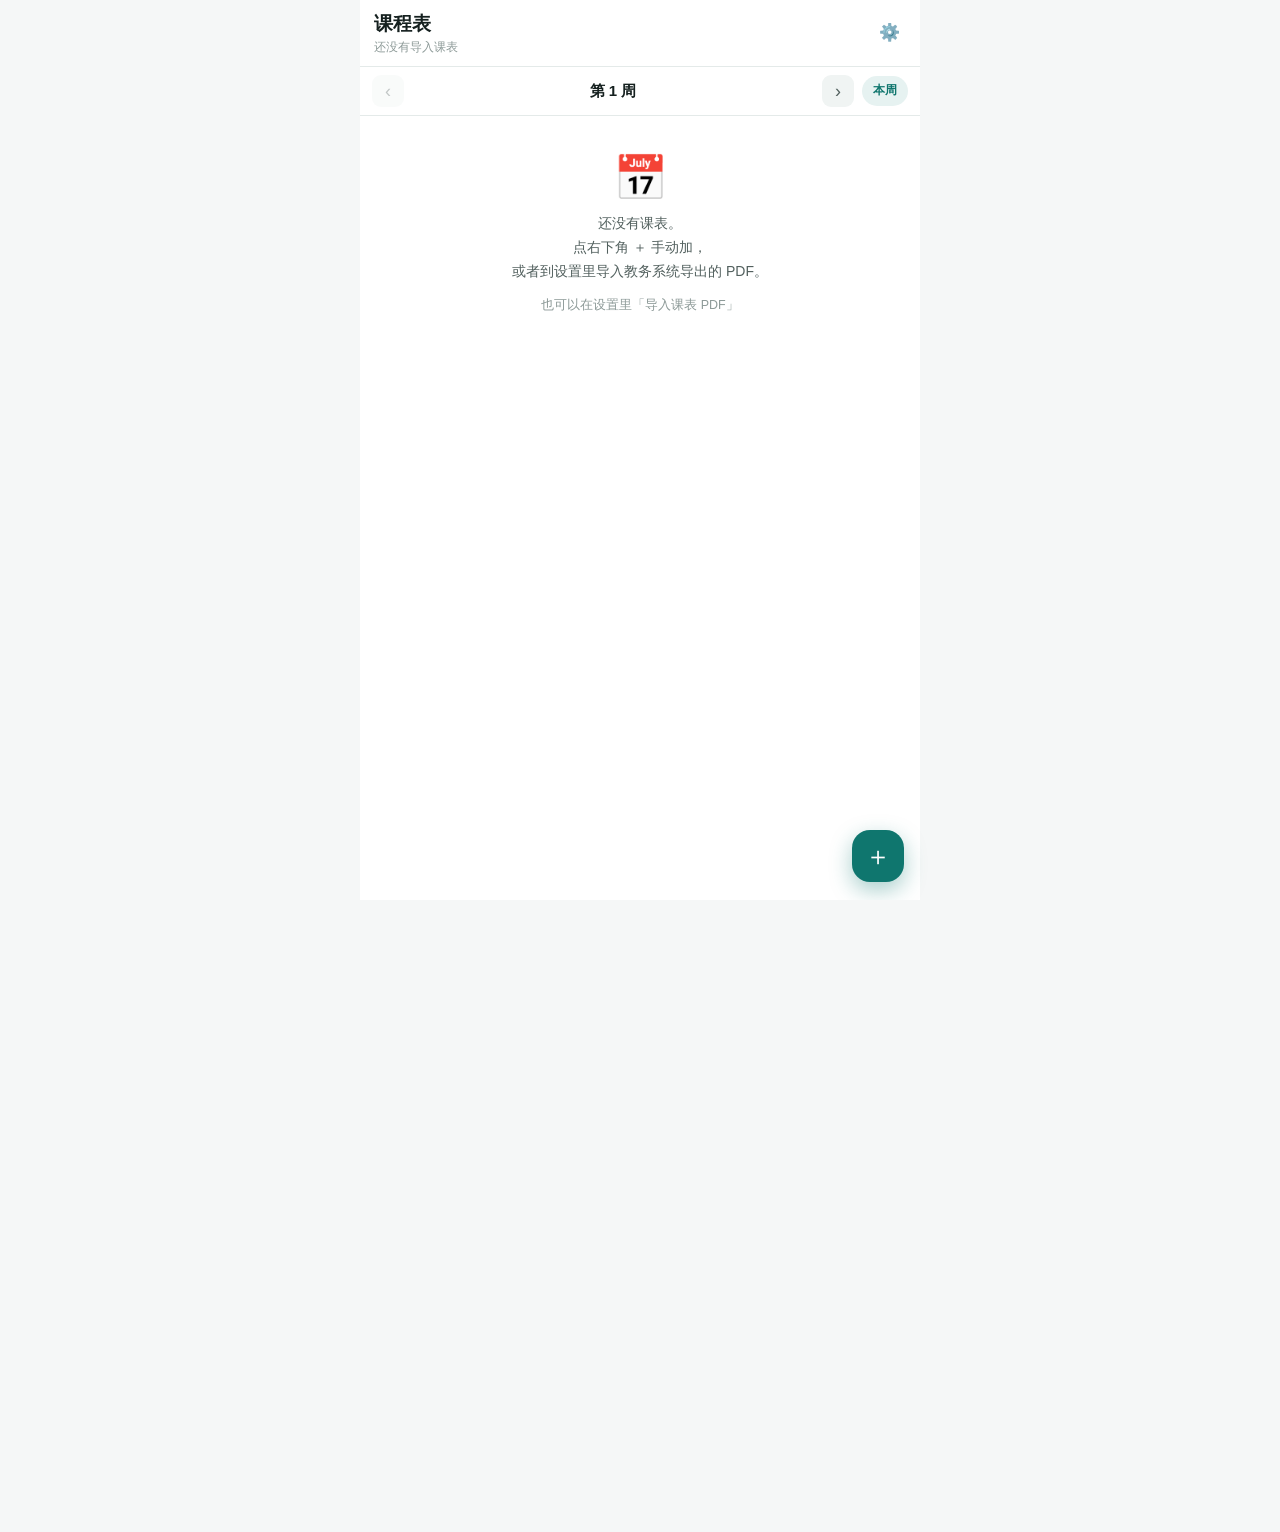
<file: kechengbiao/index.html>
<!DOCTYPE html>
<html lang="zh-CN">
<head>
<meta charset="utf-8">
<meta name="viewport" content="width=device-width, initial-scale=1, viewport-fit=cover, user-scalable=no">
<meta name="theme-color" content="#0f766e">
<meta name="color-scheme" content="light dark">
<meta name="description" content="课程表 —— 完全离线的课表，支持从教务系统导出的 PDF 导入">
<!-- 完全离线：禁止一切外部资源，绝不联网。
     PWA 版需要放开 manifest / service worker，由 pwa/build-pwa.js 在构建时
     用放松版【替换】这一行（不能追加：多条 CSP 叠加生效，旧的那条会拦死）。 -->
<meta http-equiv="Content-Security-Policy" content="default-src 'none'; style-src 'unsafe-inline'; script-src 'unsafe-inline'; img-src data: 'self'; manifest-src 'self'; worker-src 'self'; connect-src 'none'; form-action 'none'; base-uri 'none'">
<!-- PWA 声明：由 pwa/build-pwa.js 注入。通过 file:// 打开时这些会被忽略。 -->
<link rel="manifest" href="manifest.json">
<link rel="icon" type="image/svg+xml" href="icon.svg">
<link rel="apple-touch-icon" href="icon-192.png">
<title>课程表</title>
<style>
/* ============================ 设计变量 ============================ */
:root{
  --bg:#f5f7f7; --card:#ffffff; --ink:#15201f; --ink-2:#52605e; --ink-3:#8d9a98;
  --line:#e4eae9; --line-2:#f0f4f3;
  --accent:#0f766e; --accent-2:#0b5f59; --accent-soft:#e6f2f1;
  --danger:#dc2f3c; --danger-soft:#fdecec;
  --warn:#b45309; --warn-soft:#fef3e2;
  --ok:#128a5b;

  --r-sm:8px; --r-md:12px; --r-lg:18px;
  --shadow:0 1px 2px rgba(16,32,30,.05), 0 6px 18px rgba(16,32,30,.06);
  --shadow-lg:0 -8px 36px rgba(16,32,30,.16);

  --safe-t:env(safe-area-inset-top,0px);
  --safe-b:env(safe-area-inset-bottom,0px);
  /* 课表格子的行高：用 dvh 让一屏正好放下，不用滚动 */
  --row-h:42px;
  --time-w:36px;
}
@media (prefers-color-scheme: dark){
  :root{
    --bg:#0e1413; --card:#171f1e; --ink:#e8eeed; --ink-2:#a3b1af; --ink-3:#6d7c7a;
    --line:#26302e; --line-2:#1d2625;
    --accent:#37b3a8; --accent-2:#2b9c92; --accent-soft:#14302d;
    --danger:#f2606b; --danger-soft:#3a1c1f;
    --warn:#e8a33d; --warn-soft:#33270f;
    --ok:#38c08a;
    --shadow:0 1px 2px rgba(0,0,0,.4), 0 6px 18px rgba(0,0,0,.35);
    --shadow-lg:0 -8px 36px rgba(0,0,0,.5);
  }
}

/* ============================ 基础 ============================ */
*{box-sizing:border-box;-webkit-tap-highlight-color:transparent}
html,body{margin:0;padding:0;height:100%;overflow:hidden}
body{
  background:var(--bg);color:var(--ink);
  font-family:-apple-system,BlinkMacSystemFont,"PingFang SC","Microsoft YaHei",
    "Helvetica Neue",Helvetica,sans-serif;
  font-size:15px;line-height:1.45;
  -webkit-font-smoothing:antialiased;
}
button{font:inherit;color:inherit;background:none;border:0;cursor:pointer;padding:0}
input,textarea,select{font:inherit;color:inherit}

#app{
  display:flex;flex-direction:column;
  height:100%;max-width:560px;margin:0 auto;
  background:var(--bg);position:relative;
}

/* ============================ 顶栏 ============================ */
.topbar{
  flex:0 0 auto;background:var(--card);
  padding:calc(var(--safe-t) + 10px) 14px 10px;
  border-bottom:1px solid var(--line);
}
.topbar .row1{display:flex;align-items:center;gap:10px}
.topbar .title{font-size:19px;font-weight:700;letter-spacing:-.2px}
.topbar .sub{font-size:12px;color:var(--ink-3);margin-top:1px}
.topbar .spacer{flex:1}
.iconbtn{
  width:34px;height:34px;border-radius:10px;display:grid;place-items:center;
  font-size:17px;color:var(--ink-2);
}
.iconbtn:active{background:var(--line-2)}
.iconbtn.badge{position:relative}
.iconbtn.badge::after{
  content:'';position:absolute;top:5px;right:5px;width:7px;height:7px;border-radius:99px;
  background:var(--danger);border:1.5px solid var(--card);
}

/* ============================ 周次条 ============================ */
.weekbar{
  flex:0 0 auto;display:flex;align-items:center;gap:8px;
  padding:8px 12px;background:var(--card);border-bottom:1px solid var(--line);
}
.weekbar .nav{
  width:32px;height:32px;border-radius:9px;display:grid;place-items:center;
  font-size:18px;color:var(--ink-2);background:var(--line-2);
}
.weekbar .nav:active{background:var(--accent-soft);color:var(--accent)}
.weekbar .nav:disabled{opacity:.35}
.weekbar .center{flex:1;text-align:center;min-width:0}
.weekbar .wk{font-size:15px;font-weight:700}
.weekbar .wk .this{color:var(--accent)}
.weekbar .range{font-size:11.5px;color:var(--ink-3);margin-top:1px;
  white-space:nowrap;overflow:hidden;text-overflow:ellipsis}
.weekbar .todaybtn{
  font-size:12px;font-weight:600;color:var(--accent);background:var(--accent-soft);
  padding:6px 11px;border-radius:99px;white-space:nowrap;
}
.weekbar .todaybtn:active{transform:scale(.96)}

/* ============================ 课表网格 ============================ */
/* 课表区：优先让整张表一屏放下；放不下时（矮屏/窄屏）允许纵向滚动，
   绝不裁掉内容 —— 之前 gridwrap 是 overflow:hidden，小屏上第 9~11 节直接看不见。 */
.gridwrap{flex:1;min-height:0;overflow-y:auto;overflow-x:hidden;background:var(--card);
  -webkit-overflow-scrolling:touch}
/* ⚠️ 列数必须精确：时间列 + 天数。
   表头要占满这些列，否则浏览器会补出「隐式列」，
   表现为表头重叠、日期挤到第一行（踩过这个坑）。 */
.grid{
  display:grid;
  grid-template-columns:var(--time-w) repeat(5, minmax(0,1fr));
  /* 行高由 fitGridRows() 按可用高度算出来，保证一屏尽量放下。
     下限 30px（再小就看不清课名了），放不下就靠外层纵向滚动。 */
  grid-auto-rows:minmax(30px, var(--row-h));
  min-height:100%;
}
.grid.weekend{grid-template-columns:var(--time-w) repeat(7, minmax(0,1fr))}

/* 表头（星期）—— 显式指定列，避免被自动放置到错误位置 */
.ghead{
  background:var(--card);
  border-bottom:1px solid var(--line);border-right:1px solid var(--line-2);
  display:flex;flex-direction:column;align-items:center;justify-content:center;
  padding:5px 1px;grid-row:1;
}
.ghead:last-child{border-right:0}
.ghead .d{font-size:12.5px;font-weight:600;color:var(--ink-2)}
.ghead .dt{font-size:10px;color:var(--ink-3);margin-top:1px}
.ghead.today .d{color:var(--accent)}
.ghead.today .dt{color:var(--accent);font-weight:600}
.ghead.corner{font-size:10px;color:var(--ink-3);font-weight:500}

/* 节次时间列 */
.gtime{
  border-right:1px solid var(--line);border-bottom:1px solid var(--line-2);
  display:flex;flex-direction:column;align-items:center;justify-content:center;
  font-size:9.5px;color:var(--ink-3);line-height:1.25;padding:1px 0;
}
.gtime .n{font-size:11.5px;font-weight:700;color:var(--ink-2)}
.gtime .t{font-size:9px}

/* 时段分隔行 */
.gsep{
  grid-column:1 / -1;background:var(--line-2);
  display:flex;align-items:center;gap:6px;padding:0 10px;
  font-size:10.5px;font-weight:600;color:var(--ink-3);letter-spacing:.5px;
  border-bottom:1px solid var(--line);
}
.gsep::after{content:'';flex:1;height:1px;background:var(--line)}

/* 空格子（画网格线） */
.gcell{border-right:1px solid var(--line-2);border-bottom:1px solid var(--line-2)}
.gcell.lastcol{border-right:0}

/* 课程卡片：用 grid 定位，跨节次 */
.course{
  margin:2px;border-radius:9px;padding:5px 6px;overflow:hidden;
  text-align:left;display:flex;flex-direction:column;gap:1px;
  background:var(--c-bg);border-left:3px solid var(--c-fg);
  color:var(--c-ink);min-height:0;
}
.course:active{filter:brightness(.96)}
.course .cn{
  font-size:11.5px;font-weight:600;line-height:1.25;
  display:-webkit-box;-webkit-line-clamp:3;-webkit-box-orient:vertical;overflow:hidden;
  word-break:break-word;
}
.course .cr{
  font-size:9.5px;color:var(--c-fg);opacity:.9;margin-top:auto;
  white-space:nowrap;overflow:hidden;text-overflow:ellipsis;
}
/* 只占 1 格的课：内容更紧凑 */
.course.one .cn{-webkit-line-clamp:2;font-size:11px}
.course.one .cr{display:none}

/* 10 套配色，按课程名散列分配（同一门课永远同色） */
.c0{--c-bg:#e6f2f1;--c-fg:#0f766e;--c-ink:#0b4f4a}
.c1{--c-bg:#eae9fb;--c-fg:#4f46e5;--c-ink:#3730b5}
.c2{--c-bg:#fdeef0;--c-fg:#be123c;--c-ink:#8f0f2e}
.c3{--c-bg:#fdf2e3;--c-fg:#b45309;--c-ink:#8a3f07}
.c4{--c-bg:#e8f4e9;--c-fg:#15803d;--c-ink:#0f5f2d}
.c5{--c-bg:#e7f1fb;--c-fg:#1d4ed8;--c-ink:#173da8}
.c6{--c-bg:#f3ebfa;--c-fg:#7e22ce;--c-ink:#601a9e}
.c7{--c-bg:#fdeff7;--c-fg:#be185d;--c-ink:#931347}
.c8{--c-bg:#e9f4f8;--c-fg:#0e7490;--c-ink:#0a5a70}
.c9{--c-bg:#f1f3e8;--c-fg:#4d7c0f;--c-ink:#3b600b}
@media (prefers-color-scheme: dark){
  .c0{--c-bg:#12302d;--c-fg:#4fc7bb;--c-ink:#c8ebe7}
  .c1{--c-bg:#1e1c46;--c-fg:#8d86f5;--c-ink:#d8d5fb}
  .c2{--c-bg:#3a1a22;--c-fg:#f2607a;--c-ink:#fbd3da}
  .c3{--c-bg:#38280f;--c-fg:#e0a24a;--c-ink:#f7e2c2}
  .c4{--c-bg:#13301d;--c-fg:#4fbf76;--c-ink:#c9ecd6}
  .c5{--c-bg:#152747;--c-fg:#6fa0f0;--c-ink:#cfe0fb}
  .c6{--c-bg:#2a1638;--c-fg:#c084f0;--c-ink:#ecd8fb}
  .c7{--c-bg:#3a1628;--c-fg:#f06fa8;--c-ink:#fbd0e2}
  .c8{--c-bg:#0f2c34;--c-fg:#49b5d0;--c-ink:#c6e7f0}
  .c9{--c-bg:#252c12;--c-fg:#a3c94f;--c-ink:#e0ecc4}
}

/* ============================ 空状态 ============================ */
.empty{
  flex:1;display:flex;flex-direction:column;align-items:center;justify-content:center;
  gap:12px;padding:40px 24px;text-align:center;color:var(--ink-3);
}
.empty .big{font-size:44px;line-height:1}
.empty p{margin:0;font-size:14px;line-height:1.7;color:var(--ink-2)}
.empty .hint{font-size:12.5px;color:var(--ink-3)}

/* ============================ 底部按钮 ============================ */
.fab{
  position:absolute;right:16px;bottom:calc(18px + var(--safe-b));z-index:20;
  width:52px;height:52px;border-radius:18px;background:var(--accent);color:#fff;
  font-size:26px;line-height:1;display:grid;place-items:center;
  box-shadow:0 8px 22px rgba(15,118,110,.36);transition:.18s;
}
.fab:active{transform:scale(.94)}
.fab.hide{transform:scale(0);opacity:0;pointer-events:none}

/* ============================ 弹层 ============================ */
.mask{
  position:absolute;inset:0;background:rgba(10,20,19,.42);z-index:30;
  opacity:0;pointer-events:none;transition:.2s;
}
.mask.show{opacity:1;pointer-events:auto}
.sheet{
  position:absolute;left:0;right:0;bottom:0;z-index:31;background:var(--card);
  border-radius:22px 22px 0 0;padding:8px 16px calc(14px + var(--safe-b));
  max-height:92%;overflow-y:auto;box-shadow:var(--shadow-lg);
  /* 隐藏态：translateY(102%) 只是移出屏幕，但 102% 的余量会让弹层**顶边**
     在屏幕底部露出一条（实测截图里能看到「设置与数据」的按钮和详情页的按钮）。
     所以必须同时用 visibility 彻底藏住，不能只靠位移。
     visibility 参与过渡，且延迟到位移动画结束才生效，动画依旧顺滑。 */
  transform:translateY(102%);visibility:hidden;
  transition:transform .28s cubic-bezier(.22,.9,.25,1), visibility 0s linear .28s;
}
.sheet.show{
  transform:translateY(0);visibility:visible;
  transition:transform .28s cubic-bezier(.22,.9,.25,1), visibility 0s;
}
.sheet-handle{width:38px;height:4px;border-radius:99px;background:var(--line);margin:2px auto 10px}
.sheet-head{display:flex;align-items:center;justify-content:space-between;margin-bottom:12px}
.sheet-head .st{font-size:16px;font-weight:700}
.sheet-head .cancel{font-size:14px;color:var(--ink-2);padding:6px 8px;border-radius:8px;min-width:44px}
.sheet-head .cancel:active{background:var(--line-2)}

.field{margin-bottom:11px}
.field label{display:block;font-size:12px;color:var(--ink-3);margin-bottom:5px;font-weight:500}
.field input,.field textarea,.field select{
  width:100%;border:1px solid var(--line);background:var(--line-2);border-radius:var(--r-md);
  padding:10px 12px;font-size:15px;outline:none;
}
.field input:focus,.field textarea:focus,.field select:focus{
  border-color:var(--accent);background:var(--accent-soft);
}
.field input::placeholder,.field textarea::placeholder{color:var(--ink-3)}

/* 星期选择 */
.dayrow{display:flex;gap:5px;flex-wrap:wrap}
.daybtn{
  flex:1;min-width:38px;padding:9px 0;border-radius:var(--r-sm);background:var(--line-2);
  border:1.5px solid transparent;font-size:13px;font-weight:600;color:var(--ink-2);
  text-align:center;
}
.daybtn.on{background:var(--accent-soft);border-color:var(--accent);color:var(--accent)}

/* 节次选择 */
.pergrid{display:grid;grid-template-columns:repeat(6,1fr);gap:5px}
.perbtn{
  padding:9px 0;border-radius:var(--r-sm);background:var(--line-2);
  border:1.5px solid transparent;font-size:13px;font-weight:600;color:var(--ink-2);
  text-align:center;
}
.perbtn.on{background:var(--accent-soft);border-color:var(--accent);color:var(--accent)}
.perhint{font-size:11.5px;color:var(--ink-3);margin-top:6px}

/* 周次输入 */
.weekinput{
  display:flex;gap:8px;align-items:center;
}
.weekinput input{flex:1}
.weekquick{display:flex;gap:6px;flex-wrap:wrap;margin-top:7px}
.weekquick button{
  font-size:12px;padding:6px 11px;border-radius:99px;background:var(--line-2);
  color:var(--ink-2);font-weight:500;
}
.weekquick button:active{background:var(--accent-soft);color:var(--accent)}

/* 底部操作按钮 */
.sheet-actions{display:flex;gap:8px;margin-top:14px}
.btn-save{
  flex:1;background:var(--accent);color:#fff;font-weight:600;font-size:15px;
  padding:13px;border-radius:var(--r-md);box-shadow:0 6px 16px rgba(15,118,110,.26);
}
.btn-save:active{transform:scale(.98)}
.btn-save:disabled{opacity:.5;box-shadow:none}
.btn-ghost{
  flex:0 0 auto;padding:13px 16px;border-radius:var(--r-md);background:var(--line-2);
  font-size:14px;font-weight:600;color:var(--ink-2);border:1px solid var(--line);
}
.btn-danger{color:var(--danger)}

/* ============================ 课程详情 ============================ */
.detail-row{
  display:flex;gap:10px;padding:9px 0;border-bottom:1px solid var(--line-2);
  font-size:14px;
}
.detail-row:last-of-type{border-bottom:0}
.detail-row .k{flex:0 0 62px;color:var(--ink-3);font-size:13px}
.detail-row .v{flex:1;word-break:break-word}
.detail-badge{
  display:inline-block;font-size:11px;font-weight:600;padding:2px 8px;border-radius:99px;
  background:var(--accent-soft);color:var(--accent);margin-left:6px;
}
.detail-badge.warn{background:var(--warn-soft);color:var(--warn)}

/* ============================ 导入预览 ============================ */
.import-summary{
  background:var(--accent-soft);border-radius:var(--r-md);padding:11px 13px;margin-bottom:12px;
  font-size:13.5px;color:var(--ink);line-height:1.6;
}
.import-summary b{color:var(--accent)}
.import-summary .warnline{color:var(--warn);font-size:12.5px;margin-top:5px}
.import-list{max-height:44vh;overflow-y:auto;margin:-4px 0 4px;border-radius:var(--r-md)}
.import-item{
  display:flex;gap:9px;align-items:flex-start;padding:9px 10px;
  border-bottom:1px solid var(--line-2);cursor:pointer;
}
.import-item:last-child{border-bottom:0}
.import-item .ck{
  flex:0 0 20px;width:20px;height:20px;border-radius:6px;border:2px solid var(--line);
  display:grid;place-items:center;font-size:12px;color:transparent;margin-top:1px;
}
.import-item.on .ck{background:var(--accent);border-color:var(--accent);color:#fff}
.import-item .body{flex:1;min-width:0}
.import-item .nm{font-size:14px;font-weight:600;line-height:1.3}
.import-item .mt{font-size:12px;color:var(--ink-3);margin-top:3px}
.import-item .mt .dg{color:var(--accent);font-weight:600}
.import-skipped{
  font-size:12.5px;color:var(--warn);background:var(--warn-soft);
  border-radius:var(--r-sm);padding:9px 11px;margin-top:8px;line-height:1.6;
}
.mode-row{display:flex;gap:8px;margin:12px 0 4px}
.mode-btn{
  flex:1;padding:11px 10px;border-radius:var(--r-md);background:var(--line-2);
  border:1.5px solid transparent;text-align:left;
}
.mode-btn.on{background:var(--accent-soft);border-color:var(--accent)}
.mode-btn .t{font-size:13.5px;font-weight:600}
.mode-btn .d{font-size:11.5px;color:var(--ink-3);margin-top:2px;line-height:1.4}

/* ============================ 设置 / 数据 ============================ */
.card{
  background:var(--line-2);border-radius:var(--r-md);padding:12px 13px;margin-bottom:10px;
}
.card .ct{font-size:13px;font-weight:700;margin-bottom:8px}
.card .cd{font-size:12px;color:var(--ink-3);line-height:1.65}
.stat-line{font-size:13.5px;line-height:1.9}
.stat-line b{color:var(--accent)}
.listbtn{
  display:flex;align-items:center;gap:10px;width:100%;padding:13px 13px;text-align:left;
  background:var(--line-2);border-radius:var(--r-md);margin-bottom:8px;font-size:14px;
}
.listbtn:active{background:var(--accent-soft)}
.listbtn .e{font-size:17px}
.listbtn .tx{flex:1;font-weight:500}
.listbtn .sub{font-size:11.5px;color:var(--ink-3);font-weight:400;display:block;margin-top:1px}
.listbtn .arrow{color:var(--ink-3);font-size:15px}
.listbtn.danger .tx{color:var(--danger)}

/* ============================ 提示条 ============================ */
.toast{
  position:absolute;left:50%;bottom:calc(88px + var(--safe-b));transform:translate(-50%,14px);
  background:rgba(21,32,31,.95);color:#fff;font-size:13.5px;padding:10px 18px;
  border-radius:99px;z-index:60;opacity:0;pointer-events:none;transition:.22s;
  max-width:88%;text-align:center;
}
.toast.show{opacity:1;transform:translate(-50%,0)}
.toast.err{background:var(--danger)}
@media (prefers-color-scheme: dark){
  .toast{background:rgba(232,238,237,.95);color:#15201f}
  .toast.err{background:var(--danger);color:#fff}
}

/* 横幅提醒（保存失败等） */
.banner{
  display:flex;gap:9px;align-items:flex-start;padding:10px 12px;margin:0 12px 8px;
  border-radius:var(--r-md);font-size:13px;line-height:1.5;background:var(--warn-soft);
  color:var(--warn);border:1px solid transparent;
}
.banner.danger{background:var(--danger-soft);color:var(--danger)}
.banner .ico{font-size:15px;line-height:1.3}

/* ============================ 下一节课提示 ============================ */
.nextclass{
  flex:0 0 auto;display:flex;align-items:center;gap:9px;
  margin:0 12px 8px;padding:9px 12px;border-radius:var(--r-md);
  background:var(--accent-soft);color:var(--accent-2);font-size:13px;
}
.nextclass .e{font-size:15px}
.nextclass .tx{flex:1;min-width:0;font-weight:600;
  white-space:nowrap;overflow:hidden;text-overflow:ellipsis}
.nextclass .tm{font-size:12px;opacity:.85;white-space:nowrap}

/* 窄屏适配 */
@media (max-width:360px){
  :root{--row-h:38px;--time-w:30px}
  .course .cn{font-size:10.5px}
  .ghead .d{font-size:11.5px}
  .weekbar .range{display:none}
}
/* 矮屏：行高压小，保证一屏放下 */
@media (max-height:700px){
  :root{--row-h:34px}
}
@media (max-height:600px){
  :root{--row-h:30px}
}
</style>
</head>
<body>
<div id="app">

  <!-- ==================== 顶栏 ==================== -->
  <header class="topbar">
    <div class="row1">
      <div>
        <div class="title" id="semTitle">课程表</div>
        <div class="sub" id="semSub">还没有导入课表</div>
      </div>
      <div class="spacer"></div>
      <button class="iconbtn" id="btnData" aria-label="设置与数据">⚙️</button>
    </div>
  </header>
  <div id="bannerHost"></div>

  <!-- ==================== 周次条 ==================== -->
  <div class="weekbar" id="weekBar">
    <button class="nav" id="weekPrev" aria-label="上一周">‹</button>
    <div class="center">
      <div class="wk" id="weekLabel">第 1 周</div>
      <div class="range" id="weekRange"></div>
    </div>
    <button class="nav" id="weekNext" aria-label="下一周">›</button>
    <button class="todaybtn" id="btnToday">本周</button>
  </div>

  <!-- ==================== 下一节课 ==================== -->
  <div id="nextHost"></div>

  <!-- ==================== 课表 ==================== -->
  <div class="gridwrap" id="gridWrap">
    <div class="grid" id="grid"></div>
    <div class="empty" id="empty" style="display:none"></div>
  </div>

  <button class="fab" id="fab" aria-label="手动添加课程">＋</button>

  <!-- ==================== 遮罩与弹层 ====================
       注意：这些必须放在 #app **内部**。
       它们用 position:absolute; left:0; right:0 定位，是相对「最近的定位祖先」。
       放在 #app 外面时，定位祖先是视口 —— 而 #app 有 max-width:560px，
       在大屏上弹层会比 App 还宽（踩过这个坑：测量时报 59 个越界元素）。 -->
  <div class="mask" id="mask"></div>

<!-- 添加 / 编辑课程 -->
<div class="sheet" id="sheet">
  <div class="sheet-handle"></div>
  <div class="sheet-head">
    <button class="cancel" id="sheetDelete" style="visibility:hidden">删除</button>
    <span class="st" id="sheetTitle">添加课程</span>
    <button class="cancel" id="sheetCancel">取消</button>
  </div>

  <div class="field">
    <label for="nameInput">课程名</label>
    <input type="text" id="nameInput" maxlength="80" placeholder="比如：积分变换与复变函数" autocomplete="off">
  </div>

  <div class="field">
    <label>星期</label>
    <div class="dayrow" id="dayRow"></div>
  </div>

  <div class="field">
    <label>节次（可多选，连堂就选两节）</label>
    <div class="pergrid" id="perGrid"></div>
    <div class="perhint" id="perHint"></div>
  </div>

  <div class="field">
    <label for="weeksInput">周次</label>
    <div class="weekinput">
      <input type="text" id="weeksInput" placeholder="比如：1-16周、1-15周(单)、4-7周,9-13周" autocomplete="off">
    </div>
    <div class="weekquick" id="weekQuick"></div>
    <div class="perhint" id="weeksHint"></div>
  </div>

  <div class="field">
    <label for="roomInput">教室（选填）</label>
    <input type="text" id="roomInput" maxlength="60" placeholder="比如：明理2-304" autocomplete="off">
  </div>

  <div class="field">
    <label for="teacherInput">教师（选填）</label>
    <input type="text" id="teacherInput" maxlength="40" placeholder="比如：赵国平" autocomplete="off">
  </div>

  <div class="field">
    <label for="noteInput">备注（选填）</label>
    <textarea id="noteInput" maxlength="500" rows="2" placeholder="比如：要带计算器"></textarea>
  </div>

  <div class="sheet-actions">
    <button class="btn-save" id="btnSave">保存</button>
  </div>
</div>

<!-- 导入预览 -->
<div class="sheet" id="sheetImport">
  <div class="sheet-handle"></div>
  <div class="sheet-head">
    <span class="st">导入预览</span>
    <button class="cancel" id="importCancel">取消</button>
  </div>
  <div id="importBody"></div>
  <div class="sheet-actions">
    <button class="btn-save" id="importConfirm">导入</button>
  </div>
</div>

<!-- 课程详情 -->
<div class="sheet" id="sheetDetail">
  <div class="sheet-handle"></div>
  <div class="sheet-head">
    <span class="st" id="detailTitle">课程详情</span>
    <button class="cancel" id="detailClose">关闭</button>
  </div>
  <div id="detailBody"></div>
  <div class="sheet-actions">
    <button class="btn-ghost btn-danger" id="detailDelete">删除</button>
    <button class="btn-save" id="detailEdit">编辑</button>
  </div>
</div>

<!-- 设置与数据 -->
<div class="sheet" id="sheetData">
  <div class="sheet-handle"></div>
  <div class="sheet-head">
    <span class="st">设置与数据</span>
    <button class="cancel" id="dataCancel">关闭</button>
  </div>
  <div id="dataBody"></div>
</div>

<div class="toast" id="toast"></div>

<input type="file" id="filePdf" accept=".pdf,application/pdf" style="display:none">
<input type="file" id="fileJson" accept=".json,application/json" style="display:none">

</div><!-- /#app -->

<script>
/* ---------------------------------------------------------------------------
 * 以下为逻辑层（由 course-app/logic.js 自动内联，请勿直接在此修改）。
 * 单元测试：test-logic.js（280 项）
 * ------------------------------------------------------------------------- */
/* ===========================================================================
 * 课程表 —— 纯逻辑层（不依赖 DOM，可在 Node 里直接单测）
 * 运行环境：既可被内联进单文件页面，也可在 Node 里 require（UMD）。
 *
 * ⚠️ 本文件会被原样内联进 HTML 的脚本块里，所以**绝对不能出现字面的
 *    script 开标签或闭标签**（哪怕写在注释里也不行）——浏览器的 HTML 解析器
 *    只看字节，不认识 JS 注释，会提前把脚本块截断，整个页面直接白屏。
 *    build.js 里有针对这一点的强制检查。
 *
 * 这个文件只做「数据」相关的事：日期、周次、节次、冲突、学期。
 * 不碰界面、不碰网络、不碰文件。
 * =========================================================================== */
(function (root, factory) {
  var api = factory();
  if (typeof module === 'object' && module.exports) module.exports = api;
  root.ScheduleLogic = api;
})(typeof globalThis !== 'undefined' ? globalThis : this, function () {
  'use strict';

  /* ============================================================================
   * 厦门理工学院作息时间表
   * 来源：教务处官网「作息时间表」页面（路径 /info/1072/5617.htm）。
   * 这里刻意不写完整网址 —— 成品里出现 http(s) 字样会让
   * 「完全离线、不含外链」的自动检查误报。要查证就去教务处官网搜「作息时间表」。
   * 上午 4 节、下午 4 节、晚上 3 节，共 11 节，已核对与官方一致。
   * ========================================================================== */
  var DEFAULT_PERIODS = [
    { n: 1, start: '08:20', end: '09:05', slot: 'morning' },
    { n: 2, start: '09:10', end: '09:55', slot: 'morning' },
    { n: 3, start: '10:15', end: '11:00', slot: 'morning' },
    { n: 4, start: '11:05', end: '11:50', slot: 'morning' },
    { n: 5, start: '14:20', end: '15:05', slot: 'afternoon' },
    { n: 6, start: '15:10', end: '15:55', slot: 'afternoon' },
    { n: 7, start: '16:15', end: '17:00', slot: 'afternoon' },
    { n: 8, start: '17:05', end: '17:50', slot: 'afternoon' },
    { n: 9, start: '18:30', end: '19:15', slot: 'evening' },
    { n: 10, start: '19:20', end: '20:05', slot: 'evening' },
    { n: 11, start: '20:10', end: '20:55', slot: 'evening' }
  ];

  /**
   * 网课时段的起始节次。
   * 用户已确认：第 12~14 节是网课（场地为高校邦平台），「不用排，等于没有」。
   * 解析时一律丢弃，也不导出到日历。
   */
  var ONLINE_PERIOD_FROM = 12;

  var DAY_NAMES = ['', '周一', '周二', '周三', '周四', '周五', '周六', '周日'];
  var DAY_FULL = ['', '星期一', '星期二', '星期三', '星期四', '星期五', '星期六', '星期日'];
  var DATA_VERSION = 1;
  var MAX_NAME = 80;
  var MAX_TEACHER = 40;
  var MAX_ROOM = 60;
  var MAX_NOTE = 500;
  var MAX_WEEKS = 30;

  /* ----------------------------- 基础工具 ----------------------------- */

  function pad2(n) { return (n < 10 ? '0' : '') + n; }

  /** Date -> 'YYYY-MM-DD'（本地时间，不用 toISOString 以免时区偏移） */
  function toDateKey(d) {
    return d.getFullYear() + '-' + pad2(d.getMonth() + 1) + '-' + pad2(d.getDate());
  }

  /** 'YYYY-MM-DD' -> Date（本地零点）；非法返回 null */
  function fromDateKey(s) {
    if (typeof s !== 'string') return null;
    var m = /^(\d{4})-(\d{2})-(\d{2})$/.exec(s);
    if (!m) return null;
    var y = +m[1], mo = +m[2], d = +m[3];
    if (mo < 1 || mo > 12 || d < 1 || d > 31) return null;
    var dt = new Date(y, mo - 1, d);
    // 回读校验，挡掉 2 月 30 日这种
    if (dt.getFullYear() !== y || dt.getMonth() !== mo - 1 || dt.getDate() !== d) return null;
    return dt;
  }

  function isValidDateKey(s) { return fromDateKey(s) !== null; }

  /**
   * 'HH:MM' -> 一天内的分钟数；非法返回 null
   * 顺便挡掉 25:00 这种。
   */
  function parseTime(s) {
    if (typeof s !== 'string') return null;
    var m = /^(\d{1,2}):(\d{2})$/.exec(s.trim());
    if (!m) return null;
    var h = +m[1], mi = +m[2];
    if (h > 23 || mi > 59) return null;
    return h * 60 + mi;
  }

  function padTime(s) {
    var m = /^(\d{1,2}):(\d{2})$/.exec(String(s || '').trim());
    if (!m) return null;
    return pad2(+m[1]) + ':' + m[2];
  }

  function uid(prefix) {
    return (prefix || 'id') + '_' + Date.now().toString(36) + '_' +
      Math.random().toString(36).slice(2, 8);
  }

  /* ----------------------------- 日期与周次 ----------------------------- */

  /**
   * 把任意日期对齐到「那一周的周一」。
   * 为什么需要：用户填学期起始日时可能填成周三，而第 1 周必须从周一起算，
   * 否则整个学期的周次都会错位。
   */
  function mondayOf(dateKey) {
    var d = fromDateKey(dateKey);
    if (!d) return null;
    var dow = d.getDay();                 // 0=周日
    var diff = dow === 0 ? -6 : 1 - dow;  // 周日要回退 6 天
    d.setDate(d.getDate() + diff);
    return toDateKey(d);
  }

  /**
   * 两个日期相差几天（b - a）。用「本地零点」的差值再四舍五入，
   * 这样跨夏令时也不会差一天。
   */
  function daysBetween(aKey, bKey) {
    var a = fromDateKey(aKey), b = fromDateKey(bKey);
    if (!a || !b) return null;
    return Math.round((b - a) / 86400000);
  }

  /**
   * 计算某天是第几教学周（从 1 开始）。
   * 开学前返回 <= 0 的数，用来判断"还没开学"。
   */
  function weekOfDate(dateKey, semesterStartKey) {
    var start = mondayOf(semesterStartKey);
    if (!start) return null;
    var diff = daysBetween(start, dateKey);
    if (diff === null) return null;
    return Math.floor(diff / 7) + 1;
  }

  /** 第 n 周对应的一周日期（周一到周日） */
  function weekDates(week, semesterStartKey) {
    var start = mondayOf(semesterStartKey);
    if (!start) return null;
    var d = fromDateKey(start);
    d.setDate(d.getDate() + (week - 1) * 7);
    var out = [];
    for (var i = 0; i < 7; i++) {
      out.push(toDateKey(d));
      d.setDate(d.getDate() + 1);
    }
    return out;
  }

  /**
   * 展开周次写法成具体周次数组。
   *
   * 已确认需要覆盖的全部写法（来自真实课表 PDF 实测）：
   *   '1-18周'              -> [1..18]
   *   '13周'                -> [13]
   *   '1-15周(单)'          -> [1,3,5,...,15]
   *   '2-16周(双)'          -> [2,4,6,...,16]
   *   '4-7周,9-13周'        -> [4,5,6,7,9,10,11,12,13]
   *   '4-7周,9-13周(单)'    -> [5,7,9,11,13]（(单) 作用于整串）
   *
   * 另外兼容几种常见变体（别的学校/别的学期可能出现）：
   *   '第1-16周'、'1,3,5周'、'1-16周(单周)'、全角逗号
   *
   * 返回 { weeks: number[], oddEven: 'odd'|'even'|null, ok: boolean }
   */
  function expandWeeks(text, maxWeek) {
    var limit = maxWeek || MAX_WEEKS;
    var result = { weeks: [], oddEven: null, ok: false };
    if (typeof text !== 'string') return result;

    var s = text.trim()
      .replace(/[（]/g, '(').replace(/[）]/g, ')')
      .replace(/[，、；;]/g, ',')
      // 全角连字符/破折号统一成半角减号，否则 '1－16周' 会被当成两个孤立数字
      .replace(/[－—–−ー]/g, '-')
      .replace(/\s+/g, '');

    if (!s) return result;

    // 单双周标记：可能写在整串末尾 '1-16周(单)'，也可能写在某一段后面
    var oddEven = null;
    if (/\(单/.test(s)) oddEven = 'odd';
    else if (/\(双/.test(s)) oddEven = 'even';
    result.oddEven = oddEven;

    // 去掉「周」字和括号内容，只留数字与分隔符
    var nums = s.replace(/第/g, '')
      .replace(/周/g, ',')                       // '1-16周,2-3周' -> 段落分隔
      .replace(/\([^)]*\)/g, ',')
      .replace(/[^\d,\-]/g, ',');

    var set = {};
    nums.split(',').forEach(function (part) {
      part = part.trim();
      if (!part) return;
      var range = /^(\d+)-(\d+)$/.exec(part);
      if (range) {
        var a = +range[1], b = +range[2];
        if (a > b) { var t = a; a = b; b = t; }     // 容错：写反了也对
        for (var i = a; i <= b; i++) if (i >= 1 && i <= limit) set[i] = 1;
      } else if (/^\d+$/.test(part)) {
        var n = +part;
        if (n >= 1 && n <= limit) set[n] = 1;
      }
    });

    var weeks = Object.keys(set).map(Number).sort(function (a, b) { return a - b; });

    // 单双周过滤
    if (oddEven === 'odd') weeks = weeks.filter(function (w) { return w % 2 === 1; });
    else if (oddEven === 'even') weeks = weeks.filter(function (w) { return w % 2 === 0; });

    result.weeks = weeks;
    result.ok = weeks.length > 0;
    return result;
  }

  /**
   * 把周次数组压回紧凑写法（用于列表展示和 .ics 的 SUMMARY）。
   * 连续 3 周以上才合并成区间，否则逐个列出，避免 '1-2周' 这种反而更长。
   */
  function compactWeeks(weeks) {
    if (!Array.isArray(weeks) || !weeks.length) return '';
    var w = weeks.slice().sort(function (a, b) { return a - b; });
    var parts = [];
    var start = w[0], prev = w[0];
    var flush = function () {
      if (prev - start >= 2) parts.push(start + '-' + prev + '周');
      else if (prev === start) parts.push(String(start) + '周');
      else { parts.push(String(start) + '周'); parts.push(String(prev) + '周'); }
    };
    for (var i = 1; i < w.length; i++) {
      if (w[i] === prev + 1) { prev = w[i]; continue; }
      flush(); start = prev = w[i];
    }
    flush();
    return parts.join(',');
  }

  /* ----------------------------- 节次与作息 ----------------------------- */

  /** 取某一节的时间；越界返回 null */
  function periodInfo(n, periods) {
    var list = periods || DEFAULT_PERIODS;
    for (var i = 0; i < list.length; i++) if (list[i].n === n) return list[i];
    return null;
  }

  /**
   * 一节课（可能跨多节）的起止时间。
   * 例：[1,2] -> { start:'08:20', end:'09:55' }
   */
  function spanTime(periodNums, periods) {
    if (!Array.isArray(periodNums) || !periodNums.length) return null;
    var sorted = periodNums.slice().sort(function (a, b) { return a - b; });
    var first = periodInfo(sorted[0], periods);
    var last = periodInfo(sorted[sorted.length - 1], periods);
    if (!first || !last) return null;
    return { start: first.start, end: last.end, from: sorted[0], to: sorted[sorted.length - 1] };
  }

  /** '08:20' + '09:55' -> '08:20–09:55'（用 en dash，比波浪号好看） */
  function formatSpan(span) {
    if (!span) return '';
    return span.start + '–' + span.end;
  }

  /** 这一节属于上午/下午/晚上 */
  function slotOf(n, periods) {
    var p = periodInfo(n, periods);
    return p ? p.slot : null;
  }

  /* ----------------------------- 状态与规范化 ----------------------------- */

  function emptyState() {
    return {
      version: DATA_VERSION,
      semesters: [],
      activeSemesterId: null,
      periods: DEFAULT_PERIODS.map(function (p) { return { n: p.n, start: p.start, end: p.end, slot: p.slot }; }),
      courses: [],
      settings: {
        remindMinutes: 10,      // 提前多少分钟提醒
        showWeekend: false,     // 你的课表周末没课，默认不显示
        colorSeed: 0
      }
    };
  }

  function clampStr(s, max) {
    return typeof s === 'string' ? s.trim().slice(0, max) : '';
  }

  /** 规范化一条课程；不合法返回 null */
  function normalizeCourse(raw, semesterId) {
    if (!raw || typeof raw !== 'object') return null;

    var name = clampStr(raw.name, MAX_NAME);
    if (!name) return null;

    var day = Math.round(Number(raw.day));
    if (!(day >= 1 && day <= 7)) return null;

    // 节次：去重、排序、只保留 1..11（网课段整条丢弃）
    var periods = [];
    if (Array.isArray(raw.periods)) {
      var seen = {};
      raw.periods.forEach(function (p) {
        var n = Math.round(Number(p));
        if (n >= 1 && n < ONLINE_PERIOD_FROM && !seen[n]) { seen[n] = 1; periods.push(n); }
      });
    }
    periods.sort(function (a, b) { return a - b; });
    if (!periods.length) return null;

    var weeks = [];
    if (Array.isArray(raw.weeks)) {
      var ws = {};
      raw.weeks.forEach(function (w) {
        var n = Math.round(Number(w));
        if (n >= 1 && n <= MAX_WEEKS) ws[n] = 1;
      });
      weeks = Object.keys(ws).map(Number).sort(function (a, b) { return a - b; });
    }
    if (!weeks.length) return null;

    return {
      id: typeof raw.id === 'string' && raw.id ? raw.id : uid('c'),
      semesterId: raw.semesterId || semesterId || null,
      name: name,
      teacher: clampStr(raw.teacher, MAX_TEACHER),
      room: clampStr(raw.room, MAX_ROOM),
      day: day,
      periods: periods,
      weeks: weeks,
      weeksRaw: clampStr(raw.weeksRaw, 40),   // 保留原始写法，便于排查解析问题
      note: clampStr(raw.note, MAX_NOTE),
      color: Number.isFinite(raw.color) ? (Math.abs(Math.round(raw.color)) % 12) : 0
    };
  }

  function normalizeSemester(raw) {
    if (!raw || typeof raw !== 'object') return null;
    var start = mondayOf(raw.startDate);
    if (!start) return null;
    return {
      id: typeof raw.id === 'string' && raw.id ? raw.id : uid('s'),
      name: clampStr(raw.name, 40) || '未命名学期',
      startDate: start,
      totalWeeks: Math.min(MAX_WEEKS, Math.max(1, Math.round(Number(raw.totalWeeks)) || 20))
    };
  }

  /** 把任意输入修成合法状态；坏数据一律丢弃，绝不让 App 打不开 */
  function normalizeState(raw) {
    var base = emptyState();
    if (!raw || typeof raw !== 'object') return base;

    var semesters = [];
    var seenS = {};
    (Array.isArray(raw.semesters) ? raw.semesters : []).forEach(function (s) {
      var n = normalizeSemester(s);
      if (!n || seenS[n.id]) return;
      seenS[n.id] = 1;
      semesters.push(n);
    });

    var periods = [];
    (Array.isArray(raw.periods) ? raw.periods : []).forEach(function (p) {
      var n = Math.round(Number(p && p.n));
      var st = padTime(p && p.start), en = padTime(p && p.end);
      if (!n || !st || !en) return;
      periods.push({ n: n, start: st, end: en, slot: clampStr(p.slot, 12) || 'morning' });
    });
    if (!periods.length) periods = base.periods;
    periods.sort(function (a, b) { return a.n - b.n; });

    var courses = [];
    var seenC = {};
    (Array.isArray(raw.courses) ? raw.courses : []).forEach(function (c) {
      var n = normalizeCourse(c, c && c.semesterId);
      if (!n || seenC[n.id]) return;
      seenC[n.id] = 1;
      courses.push(n);
    });

    var activeId = typeof raw.activeSemesterId === 'string' ? raw.activeSemesterId : null;
    if (!semesters.some(function (s) { return s.id === activeId; })) {
      activeId = semesters.length ? semesters[0].id : null;
    }

    var st = raw.settings && typeof raw.settings === 'object' ? raw.settings : {};
    var rm = Math.round(Number(st.remindMinutes));

    return {
      version: DATA_VERSION,
      semesters: semesters,
      activeSemesterId: activeId,
      periods: periods,
      courses: courses,
      settings: {
        remindMinutes: (rm >= 0 && rm <= 60) ? rm : 10,
        showWeekend: !!st.showWeekend,
        colorSeed: Number.isFinite(st.colorSeed) ? Math.abs(Math.round(st.colorSeed)) % 12 : 0
      }
    };
  }

  /* ----------------------------- 查询 ----------------------------- */

  function activeSemester(state) {
    if (!state || !Array.isArray(state.semesters)) return null;
    for (var i = 0; i < state.semesters.length; i++) {
      if (state.semesters[i].id === state.activeSemesterId) return state.semesters[i];
    }
    return state.semesters[0] || null;
  }

  function coursesOf(state, semesterId) {
    // 对外输入一律不抛异常（本项目约定）：null / 缺字段当作空
    if (!state || !Array.isArray(state.courses)) return [];
    var sid = semesterId || (activeSemester(state) || {}).id;
    return state.courses.filter(function (c) { return c.semesterId === sid; });
  }

  /** 某周某天的课，按起始节次排序 */
  function coursesAt(state, day, week, semesterId) {
    return coursesOf(state, semesterId)
      .filter(function (c) { return c.day === day && c.weeks.indexOf(week) > -1; })
      .sort(function (a, b) { return a.periods[0] - b.periods[0]; });
  }

  /** 这一周里实际有课的节次范围，用于压缩课表高度 */
  function usedPeriods(state, week, semesterId) {
    var set = {};
    coursesOf(state, semesterId).forEach(function (c) {
      if (c.weeks.indexOf(week) === -1) return;
      c.periods.forEach(function (p) { set[p] = 1; });
    });
    return Object.keys(set).map(Number).sort(function (a, b) { return a - b; });
  }

  /** 一天的课占用了哪些节次（用于检测冲突） */
  function occupancy(state, day, week, semesterId) {
    var map = {};
    coursesOf(state, semesterId).forEach(function (c) {
      if (c.day !== day || c.weeks.indexOf(week) === -1) return;
      c.periods.forEach(function (p) { (map[p] = map[p] || []).push(c); });
    });
    return map;
  }

  /**
   * 找出时间冲突的课（同一节次被两门课占用）。
   * 教务系统一般不会给冲突课表，但手工加课或解析出错时能帮上忙。
   */
  function findConflicts(state, semesterId) {
    var list = coursesOf(state, semesterId);
    var out = [];
    for (var i = 0; i < list.length; i++) {
      for (var j = i + 1; j < list.length; j++) {
        var a = list[i], b = list[j];
        if (a.day !== b.day) continue;
        var overlap = a.periods.filter(function (p) { return b.periods.indexOf(p) > -1; });
        if (!overlap.length) continue;
        var sameWeeks = a.weeks.filter(function (w) { return b.weeks.indexOf(w) > -1; });
        if (!sameWeeks.length) continue;
        out.push({ a: a, b: b, periods: overlap, weeks: sameWeeks });
      }
    }
    return out;
  }

  /* ----------------------------- 当前时间 ----------------------------- */

  /**
   * 根据「现在」推算教学周与星期。
   * now 传 Date 或时间戳；返回 { week, day, dateKey, beforeTerm, afterTerm }
   */
  function nowPosition(state, now) {
    var sem = activeSemester(state);
    var d = now instanceof Date ? now : new Date(now === undefined ? Date.now() : now);
    var dateKey = toDateKey(d);
    var dow = d.getDay();
    var day = dow === 0 ? 7 : dow;         // 周日算第 7 天
    var out = { week: null, day: day, dateKey: dateKey, beforeTerm: false, afterTerm: false };
    if (!sem) return out;

    var week = weekOfDate(dateKey, sem.startDate);
    if (week === null) return out;
    if (week < 1) { out.beforeTerm = true; out.week = 1; return out; }
    if (week > sem.totalWeeks) { out.afterTerm = true; out.week = sem.totalWeeks; return out; }
    out.week = week;
    return out;
  }

  /**
   * 找「下一节课」。
   * 返回 { course, dateKey, day, period, startMin, minutesUntil } 或 null
   * 只往前找 lookaheadDays 天。
   */
  function nextClass(state, now, lookaheadDays) {
    var sem = activeSemester(state);
    if (!sem) return null;
    var d = now instanceof Date ? now : new Date(now === undefined ? Date.now() : now);
    var nowMin = d.getHours() * 60 + d.getMinutes();
    var limit = lookaheadDays || 7;

    for (var offset = 0; offset <= limit; offset++) {
      var probe = new Date(d.getFullYear(), d.getMonth(), d.getDate() + offset);
      var key = toDateKey(probe);
      var week = weekOfDate(key, sem.startDate);
      if (week === null || week < 1 || week > sem.totalWeeks) continue;
      var dow = probe.getDay();
      var day = dow === 0 ? 7 : dow;

      var list = coursesAt(state, day, week);
      for (var i = 0; i < list.length; i++) {
        var c = list[i];
        var p = periodInfo(c.periods[0], state.periods);
        if (!p) continue;
        var startMin = parseTime(p.start);
        if (startMin === null) continue;
        // 今天的课要排除已经开始的
        if (offset === 0 && startMin <= nowMin) continue;
        return {
          course: c,
          dateKey: key,
          day: day,
          period: c.periods[0],
          start: p.start,
          minutesUntil: (offset * 1440) + startMin - nowMin
        };
      }
    }
    return null;
  }

  /* ----------------------------- 导入 ----------------------------- */

  /**
   * 合并一批解析出来的课程。
   *
   * mode:
   *   'replace' —— 清掉该学期原有课程，整批替换（默认，符合"重新导入"的直觉）
   *   'append'  —— 追加，跳过与本学期已有课程「同名+同天+同节次」的重复项
   *
   * 返回 { state, added, replaced, skipped, conflicts }
   */
  function importCourses(state, semesterId, incoming, mode) {
    var next = normalizeState(state);
    var sid = semesterId || (activeSemester(next) || {}).id;
    if (!sid) return { state: next, added: 0, replaced: 0, skipped: 0, conflicts: [], error: '还没有学期' };

    var cleaned = [];
    var dropped = 0;
    (Array.isArray(incoming) ? incoming : []).forEach(function (raw) {
      var c = normalizeCourse(raw, sid);
      if (c) cleaned.push(c); else dropped++;
    });

    var existing;
    if (mode === 'append') {
      existing = next.courses.slice();
    } else {
      existing = next.courses.filter(function (c) { return c.semesterId !== sid; });
    }

    var sig = function (c) { return c.name + '|' + c.day + '|' + c.periods.join(',') + '|' + c.weeks.join(','); };
    var have = {};
    existing.forEach(function (c) { if (c.semesterId === sid) have[sig(c)] = 1; });

    var added = 0, skipped = 0;
    cleaned.forEach(function (c) {
      var s = sig(c);
      if (mode === 'append' && have[s]) { skipped++; return; }
      have[s] = 1;
      existing.push(c);
      added++;
    });

    next.courses = existing;
    var conflicts = findConflicts(next, sid);
    return {
      state: next,
      added: added,
      skipped: skipped + dropped,
      replaced: mode === 'append' ? 0 : cleaned.length - added,
      conflicts: conflicts,
      skippedOnline: dropped
    };
  }

  /* ----------------------------- 单条增删改 ----------------------------- */

  function findCourse(state, id) {
    if (!state || !Array.isArray(state.courses)) return null;
    for (var i = 0; i < state.courses.length; i++) {
      if (state.courses[i].id === id) return state.courses[i];
    }
    return null;
  }

  /** 新增一门课；返回 { state, course } 或 { error } —— 不修改入参 */
  function addCourse(state, input) {
    var next = normalizeState(state);
    var sem = activeSemester(next);
    if (!sem) return { error: '还没有学期，先到设置里建一个' };

    var c = normalizeCourse(input, sem.id);
    if (!c) return { error: '课程信息不完整（需要课程名、星期、节次、周次）' };

    // 纯网课（节次全在网课段）会被 normalizeCourse 丢掉
    next.courses = next.courses.concat([c]);
    return { state: next, course: c };
  }

  /** 修改一门课。只覆盖传入的字段；返回 { state, course } 或 { error } */
  function updateCourse(state, id, patch) {
    var next = normalizeState(state);
    var old = findCourse(next, id);
    if (!old) return { error: '这门课不存在了' };

    patch = patch || {};
    var merged = {
      id: old.id,
      semesterId: old.semesterId,
      name: patch.name !== undefined ? patch.name : old.name,
      teacher: patch.teacher !== undefined ? patch.teacher : old.teacher,
      room: patch.room !== undefined ? patch.room : old.room,
      day: patch.day !== undefined ? patch.day : old.day,
      periods: patch.periods !== undefined ? patch.periods : old.periods,
      weeks: patch.weeks !== undefined ? patch.weeks : old.weeks,
      weeksRaw: patch.weeksRaw !== undefined ? patch.weeksRaw : old.weeksRaw,
      note: patch.note !== undefined ? patch.note : old.note,
      color: old.color
    };

    var c = normalizeCourse(merged, old.semesterId);
    if (!c) return { error: '改完之后信息不完整了（课程名、节次、周次都得有）' };

    next.courses = next.courses.map(function (x) { return x.id === id ? c : x; });
    return { state: next, course: c };
  }

  function removeCourse(state, id) {
    var next = normalizeState(state);
    if (!findCourse(next, id)) return { error: '这门课不存在了' };
    next.courses = next.courses.filter(function (c) { return c.id !== id; });
    return { state: next };
  }

  /** 清掉某个学期里所有已结束的课（week > totalWeeks 的不会有），目前用于「清空学期」 */
  function clearSemester(state, semesterId) {
    var next = normalizeState(state);
    var sid = semesterId || (activeSemester(next) || {}).id;
    next.courses = next.courses.filter(function (c) { return c.semesterId !== sid; });
    return { state: next };
  }

  /* ----------------------------- 界面装配 ----------------------------- */

  /**
   * 把一周的课表算成界面能直接渲染的结构。
   *
   * 这是界面层唯一的「数据入口」——界面不做任何计算，只负责画。
   * 课程按「起始节次」放置，并给出跨几节（一大节跨 2 节）。
   *
   * 返回 {
   *   week, days:[{day,name,dateKey,isToday}],
   *   rows:[{period,start,end,slot} | {break:true,label}],
   *   cells:{ 'day-period': {courses:[...], occupied:bool} },
   *   starts:[{course, day, row}],        // 需要画卡片的格子
   *   count
   * }
   */
  function weekLayout(state, week, options) {
    var opt = options || {};
    var sem = activeSemester(state);
    var days = [];
    var todayKey = opt.todayKey || toDateKey(new Date());
    var w = Math.max(1, Math.round(Number(week)) || 1);

    // 日期：能算就算，算不出就只显示星期
    var dates = sem ? weekDates(week, sem.startDate) : null;
    // ⚠️ 这里必须是 5 或 7 —— 不能返回 6。
    // 界面用 grid-template-columns 定义了「时间列 + 5 天」共 6 列，
    // 表头还要占 1 格；天数若不是 5/7，多出来的格子会被浏览器塞成自动列，
    // 导致表头重叠、日期跑到第一行（踩过这个坑）。
    var dayCount = opt.showWeekend ? 7 : 5;
    if (!opt.showWeekend) {
      // 周末有课就自动显示出来
      for (var d = 6; d <= 7; d++) {
        if (coursesAt(state, d, week).length) dayCount = 7;
      }
    }
    for (var i = 1; i <= dayCount; i++) {
      days.push({
        day: i,
        name: DAY_NAMES[i],
        full: DAY_FULL[i],
        dateKey: dates ? dates[i - 1] : null,
        isToday: !!(dates && dates[i - 1] === todayKey)
      });
    }

    // 行：作息表 + 小节之间的课间
    var periods = (state && Array.isArray(state.periods) && state.periods.length ? state.periods : DEFAULT_PERIODS)
      .slice().sort(function (a, b) { return a.n - b.n; });
    var rows = [];
    var lastSlot = null;
    periods.forEach(function (p) {
      if (p.n >= ONLINE_PERIOD_FROM) return;              // 网课段不显示
      if (lastSlot && p.slot !== lastSlot) {
        rows.push({ separator: true, label: p.slot === 'afternoon' ? '下午' : '晚上' });
      }
      rows.push({ period: p.n, start: p.start, end: p.end, slot: p.slot });
      lastSlot = p.slot;
    });
    // 行号（用于 grid-row 定位）：**第 1 行留给表头**，所以从 2 开始。
    // 跳过分隔行也要占一行（分隔行自己有 rowIndex）。
    var rowOfPeriod = {};
    var r = 2;
    rows.forEach(function (row) {
      if (row.separator) { row.rowIndex = r++; return; }
      rowOfPeriod[row.period] = r;
      row.rowIndex = r;
      r++;
    });

    // 撒课程
    var cells = {};
    var starts = [];
    var count = 0;
    days.forEach(function (d) {
      coursesAt(state, d.day, week).forEach(function (c) {
        count++;
        var first = c.periods[0];
        var last = c.periods[c.periods.length - 1];
        var rowStart = rowOfPeriod[first];
        var rowEnd = rowOfPeriod[last];
        if (rowStart === undefined) return;
        if (rowEnd === undefined) rowEnd = rowStart;
        var span = rowEnd - rowStart + 1;
        starts.push({ course: c, day: d.day, rowStart: rowStart, span: span });
        c.periods.forEach(function (p) {
          cells[d.day + '-' + p] = { courses: (cells[d.day + '-' + p] || { courses: [] }).courses.concat([c]), occupied: true };
        });
      });
    });

    return {
      week: week,
      days: days,
      rows: rows,
      rowOfPeriod: rowOfPeriod,
      cells: cells,
      starts: starts,
      count: count,
      totalWeeks: sem ? sem.totalWeeks : 20,
      semester: sem
    };
  }

  /** 某周的日期范围文字，如 '8月31日 – 9月6日' */
  function weekRangeText(week, semesterStartKey) {
    var dates = weekDates(week, semesterStartKey);
    if (!dates) return '';
    var a = fromDateKey(dates[0]), b = fromDateKey(dates[6]);
    if (!a || !b) return '';
    return (a.getMonth() + 1) + '月' + a.getDate() + '日 – ' +
      (b.getMonth() + 1) + '月' + b.getDate() + '日';
  }

  /**
   * 稳定地把课程名映射到一个配色索引。
   * 同一门课永远同一个颜色，不用存到数据里。
   */
  function colorOf(name) {
    var s = String(name || '');
    var h = 0;
    for (var i = 0; i < s.length; i++) h = (h * 31 + s.charCodeAt(i)) % 100000;
    return h % 10;
  }

  /* ----------------------------- 序列化 ----------------------------- */

  function serialize(state) {
    return JSON.stringify(normalizeState(state));
  }

  function deserialize(json) {
    if (typeof json !== 'string' || !json.trim()) return emptyState();
    try {
      var raw = JSON.parse(json);
      return normalizeState(raw);
    } catch (e) {
      return emptyState();
    }
  }

  return {
    // 常量
    DEFAULT_PERIODS: DEFAULT_PERIODS,
    ONLINE_PERIOD_FROM: ONLINE_PERIOD_FROM,
    DAY_NAMES: DAY_NAMES,
    DAY_FULL: DAY_FULL,
    DATA_VERSION: DATA_VERSION,
    MAX_WEEKS: MAX_WEEKS,
    // 工具
    pad2: pad2, toDateKey: toDateKey, fromDateKey: fromDateKey, isValidDateKey: isValidDateKey,
    parseTime: parseTime, padTime: padTime, uid: uid,
    // 日期与周次
    mondayOf: mondayOf, daysBetween: daysBetween, weekOfDate: weekOfDate, weekDates: weekDates,
    expandWeeks: expandWeeks, compactWeeks: compactWeeks,
    // 节次
    periodInfo: periodInfo, spanTime: spanTime, formatSpan: formatSpan, slotOf: slotOf,
    // 状态
    emptyState: emptyState, normalizeState: normalizeState, normalizeCourse: normalizeCourse,
    normalizeSemester: normalizeSemester,
    // 查询
    activeSemester: activeSemester, coursesOf: coursesOf, coursesAt: coursesAt,
    usedPeriods: usedPeriods, occupancy: occupancy, findConflicts: findConflicts,
    nowPosition: nowPosition, nextClass: nextClass,
    // 单条增删改
    findCourse: findCourse, addCourse: addCourse, updateCourse: updateCourse,
    removeCourse: removeCourse, clearSemester: clearSemester,
    // 界面装配
    weekLayout: weekLayout, weekRangeText: weekRangeText, colorOf: colorOf,
    // 导入
    importCourses: importCourses,
    // 序列化
    serialize: serialize, deserialize: deserialize
  };
});


/* ---------------------------------------------------------------------------
 * 以下为PDF 解析（由 course-app/pdf.js 自动内联，请勿直接在此修改）。
 * 单元测试：test-pdf.js（113 项）
 * ------------------------------------------------------------------------- */
/* ===========================================================================
 * 课表 PDF 解析器 —— 纯逻辑层（不依赖 DOM）
 *
 * 专门针对「强智教务系统 + iText 生成」的课表 PDF。
 * 真实样本见 course-app-fixtures/sample-schedule.pdf（厦门理工学院）。
 *
 * ── 这份 PDF 的关键特征（实测得出，改动前务必先读） ──
 *  · 字体编码 STSong-Light-UniGB-UCS2-H：文字本身就是 Unicode（UCS-2 大端双字节），
 *    所以**不需要**解析 CIDToGIDMap / ToUnicode CMap —— 这是最省事的情况。
 *    千万不要用 latin1 单字节解码，会出乱码。
 *  · 内容流开头有 `0 1 -1 0 595 0 cm`（整页旋转 90°），但**不要应用它**：
 *    文字操作符 Tm 的坐标本来就在「未旋转的用户空间」里，表格在那里是正的
 *    （星期表头 x 递增、y 相同）。多应用一次旋转会把坐标搞乱。
 *  · 一格的文字会按视觉换行切成多段（每段约 9~12 字），要按 y 相邻合并。
 *  · 节次行的 y 间距不均匀（105/105/147），必须靠节次标签定位，不能按等距算。
 *  · 教师字段前缀是「教幢:」而不是「教师:」。
 *
 * ── 协作者注意 ──
 * 解压用的是 zlib。Node 下有 zlib 模块；浏览器下用原生 DecompressionStream
 * （Chrome 80+ / Safari 16.4+ / Firefox 113+）。所以主入口是 async 的。
 * =========================================================================== */
(function (root, factory) {
  var api = factory();
  if (typeof module === 'object' && module.exports) module.exports = api;
  root.SchedulePdf = api;
})(typeof globalThis !== 'undefined' ? globalThis : this, function () {
  'use strict';

  /* ---------------------------- 字节工具 ---------------------------- */

  /** latin1 字符串（每个字符一个字节） */
  function bytesToLatin1(bytes) {
    var out = '';
    var CHUNK = 8192;
    for (var i = 0; i < bytes.length; i += CHUNK) {
      out += String.fromCharCode.apply(null, bytes.subarray
        ? bytes.subarray(i, Math.min(i + CHUNK, bytes.length))
        : Array.prototype.slice.call(bytes, i, Math.min(i + CHUNK, bytes.length)));
    }
    return out;
  }

  function indexOfStr(hay, needle, from) {
    return hay.indexOf(needle, from || 0);
  }

  /* ---------------------------- 解压 ---------------------------- */

  /**
   * 用浏览器原生 API 解压一次。
   * 失败返回 null（不抛），由调用方决定要不要换参数重试。
   */
  async function inflateViaStream(bytes, fmt) {
    if (typeof DecompressionStream !== 'function') return null;
    if (typeof Blob !== 'function' || typeof Response !== 'function') return null;
    try {
      var ds = new DecompressionStream(fmt);
      var stream = new Blob([bytes]).stream().pipeThrough(ds);
      var buf = await new Response(stream).arrayBuffer();
      return new Uint8Array(buf);
    } catch (e) {
      return null;
    }
  }

  /**
   * zlib(deflate) 解压。
   * Node 下走 zlib；浏览器下走 DecompressionStream。
   * 解压失败返回 null（调用方当作"未压缩"处理）。
   *
   * ⚠️ 浏览器分支必须对**尾随字节**容错：
   * PDF 的 `stream … endstream` 之间，压缩数据后面常常跟着一个换行符
   * （规范允许）。Chrome 的 DecompressionStream('deflate') 会因此抛
   *   TypeError: Trailing junk found after the end of the compressed stream
   * 从而整体解压失败 —— 于是 PDF 一个字都提不出来，
   * 表现为"整份 PDF 都没找到星期表头"（实测踩过这个坑）。
   * 这里逐个剥掉末尾的空白字节重试，并额外试一次 deflate-raw。
   */
  async function inflate(bytes) {
    // Node
    if (typeof require === 'function') {
      try {
        var zlib = require('zlib');
        return new Uint8Array(zlib.inflateSync(Buffer.from(bytes)));
      } catch (e) { /* 落到浏览器路径 */ }
    }
    // 浏览器：原样 + 逐级剥掉末尾空白，各试一次
    var candidates = [bytes];
    var trimmed = bytes;
    for (var i = 0; i < 4 && trimmed.length > 1; i++) {
      var last = trimmed[trimmed.length - 1];
      if (last === 10 || last === 13 || last === 32) {          // \n \r 空格
        trimmed = trimmed.subarray(0, trimmed.length - 1);
        candidates.push(trimmed);
      } else break;
    }
    for (var c = 0; c < candidates.length; c++) {
      var r = await inflateViaStream(candidates[c], 'deflate');
      if (r) return r;
      r = await inflateViaStream(candidates[c], 'deflate-raw');
      if (r) return r;
    }
    return null;
  }

  /* ---------------------------- 内容流提取 ---------------------------- */

  /** 找出所有 stream…endstream 的字节区间 */
  function findStreams(raw) {
    var out = [];
    var idx = 0;
    while (true) {
      var s = indexOfStr(raw, 'stream', idx);
      if (s < 0) break;
      var ds = s + 6;
      if (raw[ds] === '\r') ds++;
      if (raw[ds] === '\n') ds++;
      var e = indexOfStr(raw, 'endstream', ds);
      if (e < 0) break;
      out.push({ start: ds, end: e });
      idx = e + 9;
    }
    return out;
  }

  /* ---------------------------- PDF 字符串 ---------------------------- */

  /** 还原 PDF 字符串里的转义（\ooo 八进制等）成字节数组 */
  function unescapePdfString(str) {
    var bytes = [];
    for (var i = 0; i < str.length; i++) {
      var c = str[i];
      if (c !== '\\') { bytes.push(c.charCodeAt(0) & 0xff); continue; }
      var n = str[i + 1];
      if (n >= '0' && n <= '7') {
        var oct = '', j = i + 1;
        while (j < str.length && oct.length < 3 && str[j] >= '0' && str[j] <= '7') { oct += str[j]; j++; }
        bytes.push(parseInt(oct, 8) & 0xff);
        i = j - 1;
      } else if (n === 'n') { bytes.push(10); i++; }
      else if (n === 'r') { bytes.push(13); i++; }
      else if (n === 't') { bytes.push(9); i++; }
      else if (n === 'b') { bytes.push(8); i++; }
      else if (n === 'f') { bytes.push(12); i++; }
      else if (n === '\n') { i++; }                        // 行继续符
      else { bytes.push(n.charCodeAt(0) & 0xff); i++; }
    }
    return bytes;
  }

  /**
   * UniGB-UCS2-H 编码：每 2 字节一个大端 Unicode 码位。
   * 若长度为奇数则最后一个字节按单字节处理（容错）。
   */
  function decodeUcs2(bytes) {
    var codes = [];
    var i = 0;
    for (; i + 1 < bytes.length; i += 2) codes.push((bytes[i] << 8) | bytes[i + 1]);
    if (i < bytes.length) codes.push(bytes[i]);
    // 分批 fromCharCode，避免参数过多爆栈（大表格文字很多）
    var out = '';
    var CHUNK = 4096;
    for (var k = 0; k < codes.length; k += CHUNK) {
      out += String.fromCharCode.apply(null, codes.slice(k, k + CHUNK));
    }
    return out;
  }

  /* ---------------------------- 文字项提取 ---------------------------- */

  /**
   * 从内容流里提取文字项，保留 Tm/Td 的原始坐标。
   * 坐标不应用 cm 变换 —— 见文件头说明。
   */
  function extractTextItems(content) {
    var s = content;
    var out = [];
    var re = /(?:(?:(-?[\d.]+)\s+(-?[\d.]+)\s+(-?[\d.]+)\s+(-?[\d.]+)\s+(-?[\d.]+)\s+(-?[\d.]+)\s+Tm)|(?:(-?[\d.]+)\s+(-?[\d.]+)\s+Td)|(?:\/([A-Za-z0-9]+)\s+([\d.]+)\s+Tf)|(?:\(((?:\\.|[^\\)])*)\)\s*Tj)|(?:\[((?:[^\]\\]|\\.)*)\]\s*TJ))/g;
    var m, tx = 0, ty = 0, size = 0, font = null;

    while ((m = re.exec(s)) !== null) {
      if (m[1] !== undefined) { tx = +m[5]; ty = +m[6]; }
      else if (m[7] !== undefined) { tx += +m[7]; ty += +m[8]; }
      else if (m[9] !== undefined) { font = m[9]; size = +m[10]; }
      else {
        var txt = '';
        if (m[11] !== undefined) txt = decodeUcs2(unescapePdfString(m[11]));
        else if (m[12] !== undefined) {
          // TJ 数组：字符串与字距调整数字混排，只取字符串
          var r2 = /\(((?:\\.|[^\\)])*)\)/g, m2;
          while ((m2 = r2.exec(m[12])) !== null) txt += decodeUcs2(unescapePdfString(m2[1]));
        }
        if (txt) out.push({ x: tx, y: ty, size: size, font: font, text: txt });
      }
    }
    return out;
  }

  /* ---------------------------- 表格结构 ---------------------------- */

  var DAY_RE = /^星期([一二三四五六日天])$/;
  var DAY_NUM = { 一: 1, 二: 2, 三: 3, 四: 4, 五: 5, 六: 6, 日: 7, 天: 7 };

  /** 找出星期表头：返回 [{day, x, y}] */
  function findDayHeaders(items) {
    var out = [];
    var seen = {};
    items.forEach(function (it) {
      var m = DAY_RE.exec(it.text.trim());
      if (!m) return;
      var day = DAY_NUM[m[1]];
      // 同一星期可能被重复画（跨页/表头重复），取最靠上（y 最大）的那次
      if (seen[day] === undefined || it.y > seen[day].y) {
        seen[day] = { day: day, x: it.x, y: it.y };
      }
    });
    Object.keys(seen).forEach(function (k) { out.push(seen[k]); });
    out.sort(function (a, b) { return a.x - b.x; });
    return out;
  }

  /**
   * 找出节次标签：x 小于第一个星期表头、内容是纯数字的那些文字。
   * 返回 [{n, x, y}]，按 y 从大到小（即从上到下）。
   */
  function findPeriodLabels(items, firstDayX) {
    var out = [];
    var seen = {};
    items.forEach(function (it) {
      if (it.x >= firstDayX - 5) return;
      var t = it.text.trim();
      if (!/^\d{1,2}$/.test(t)) return;
      var n = +t;
      if (n < 1 || n > 20) return;
      if (seen[n] === undefined || it.y > seen[n].y) seen[n] = { n: n, x: it.x, y: it.y };
    });
    Object.keys(seen).forEach(function (k) { out.push(seen[k]); });
    out.sort(function (a, b) { return b.y - a.y; });
    return out;
  }

  /**
   * 把片段按 y 相邻合并成「课程块」。
   * 视觉换行会让一格的文字被切成多段，同一段的 y 差很小（约 12），
   * 而不同课程块之间会有一个明显的间隔。
   */
  function mergeFragments(frags, gap) {
    var g = gap === undefined ? 15 : gap;
    var sorted = frags.slice().sort(function (a, b) { return b.y - a.y; });
    var blocks = [];
    var cur = null;
    sorted.forEach(function (f) {
      if (cur && Math.abs(cur.lastY - f.y) < g) {
        cur.text += f.text;
        cur.lastY = f.y;
        cur.size = Math.max(cur.size, f.size || 0);
      } else {
        cur = { text: f.text, lastY: f.y, top: f.y, size: f.size || 0 };
        blocks.push(cur);
      }
    });
    return blocks;
  }

  /**
   * 把同一视觉行的碎片拼回一整行。
   *
   * 为什么必须有这一步：一格里有**两门课**时，PDF 是按「行」交错输出的 ——
   * 同一视觉行的两门课各自贡献一个碎片，两个碎片的 y 几乎相同（差 0.5 甚至 0）。
   * 若直接按 y 排序拼接，就会把两门课的文字串成一句胡话。
   * 先把 y 相近（≤ tol）的碎片归为一行、按 x 排序拼接，才能得到正确的整行。
   */
  function groupIntoLines(frags, tol) {
    var t = tol === undefined ? 3 : tol;
    var sorted = frags.slice().sort(function (a, b) { return b.y - a.y; });
    var lines = [];
    var cur = null;
    sorted.forEach(function (f) {
      if (cur && Math.abs(cur.y - f.y) <= t) {
        cur.parts.push(f);
        // 用碎片自身的 y 做代表（保留小数，便于后续按精确间隔切块）
      } else {
        cur = { y: f.y, parts: [f] };
        lines.push(cur);
      }
    });
    return lines.map(function (ln) {
      ln.parts.sort(function (a, b) { return a.x - b.x; });
      return {
        y: ln.y,
        size: Math.max.apply(null, ln.parts.map(function (p) { return p.size || 0; })),
        text: ln.parts.map(function (p) { return p.text; }).join(''),
        x: Math.min.apply(null, ln.parts.map(function (p) { return p.x; }))
      };
    });
  }

  /**
   * 把一列的所有行整理成「课程块」。
   *
   * 真实结构（逐行看是干净的，实测确认）：
   *   积分变换与复变函数★          ← size=9，课程名
   *   (1-2节)1-3周/场地:明理2-     ← size=8，以节次标记开头
   *   304/教师:赵国平/教学班        ← 说明的换行续行
   *   ...
   *   马克思主义基本原理★          ← 下一门课（size=9）
   *   (5-6节)17-18周/场地:明理2-
   *   ...
   *
   * 关键点：
   *   ① 课程边界认「size 较大的行」（课程名），**不能**只按 `(x-y节)` 切 ——
   *      因为课程名永远在节次行之前，按节次切会把课程名甩给上一门课。
   *   ② 两门课之间**没有空行**，间隔靠 y 间距区分不可靠，
   *      所以字号是最稳的判据（课程名 9，说明 8）。
   *   ③ 课程名的换行续行要用 size=8 的行来拼（例如「大学物理实验Ⅰ（下」+「）☆」）。
   */
  function buildCourseBlocks(lineList) {
    var lines = lineList.slice().sort(function (a, b) { return b.y - a.y; });

    // 找所有「候选课程名行」：字号较大，且不是没有节次标记的说明续行
    var nameIdx = [];
    lines.forEach(function (ln, i) {
      if (isNameLine(ln, lines, i)) nameIdx.push(i);
    });

    // 没有任何大字号行时，退化为「按节次标记切」
    if (!nameIdx.length) return legacySplit(lines);

    var blocks = [];
    for (var k = 0; k < nameIdx.length; k++) {
      var start = nameIdx[k];
      var end = (k + 1 < nameIdx.length) ? nameIdx[k + 1] : lines.length;
      var body = lines.slice(start, end);
      var block = assembleBlock(body);
      if (block) blocks.push(block);
    }
    return blocks;
  }

  /**
   * 判断某一行是不是「课程名行」。
   *
   * 最可靠的判据是**位置**：课程名永远是每个课程块的**第一行**。
   * 所以这里只判断「它有没有资格当块首」：
   *   ① 自身不含节次标记 —— 节次行是块内第二行
   *   ② 往下 3 行内必须出现节次行
   *
   * 为什么不再用字号：实测发现课程名换行时（「马克思主义基本原理」+「/选课备注…」），
   * 名字行与续行**同为 size 8**，字号根本区分不出来（这个判据试过，漏了 3 门课）。
   * 位置判据不受换行影响。
   */
  function isNameLine(ln, lines, i) {
    if (/\(\d+(?:-\d+)?节\)/.test(ln.text)) return false;
    for (var k = 1; k <= 3 && i + k < lines.length; k++) {
      if (/^\/?\(\d+(?:-\d+)?节\)/.test(lines[i + k].text)) return true;
    }
    return false;
  }

  /** 把一段行组装成课程块：抽课程名 + 合并说明 */
  function assembleBlock(body) {
    if (!body.length) return null;

    // 节次行 = 第一行以 (x-y节) 开头的行
    var detailStart = -1;
    for (var i = 0; i < body.length; i++) {
      if (/^\/?\(\d+(?:-\d+)?节\)/.test(body[i].text)) { detailStart = i; break; }
    }
    if (detailStart < 0) {
      // 退化：任何位置出现节次标记也行
      for (var j = 0; j < body.length; j++) {
        if (/\(\d+(?:-\d+)?节\)/.test(body[j].text)) { detailStart = j; break; }
      }
    }
    if (detailStart < 0) return null;                 // 没有节次标记 -> 不是课程

    /*
     * 课程名：取节次行**前面那一段连续的行**。
     * 但必须从后往前只取「紧跟节次行」的连续片段 ——
     * 因为节次行之前可能还残留着上一门课的换行续行（实测出现过：
     * 「马克思主义基本原理★」上面粘着「/选课备注:/课程学时组成」）。
     * 判据：课程名行不含 `/` 和 `:`，遇到这样的行就停止回溯。
     */
    var nameParts = [];
    for (var k = detailStart - 1; k >= 0; k--) {
      var t = body[k].text;
      if (t.indexOf('/') > -1 || t.indexOf(':') > -1 || t.indexOf('：') > -1) break;
      nameParts.unshift(t);
    }
    var name = nameParts.join('').replace(/[★☆◆◇○●]/g, '').trim();

    var text = body.map(function (l) { return l.text; }).join('');
    return {
      text: text,
      name: name,
      // 节次行之后的部分是说明（用于取场地/教室）
      detail: body.slice(detailStart).map(function (l) { return l.text; }).join(''),
      top: body[0].y,
      bottom: body[body.length - 1].y
    };
  }

  /** 退化路径：没有字号信息时，按 `(x-y节)` 标记切分 */
  function legacySplit(lines) {
    var chunks = [];
    var cur = null;
    lines.forEach(function (ln) {
      if (/\(\d+(?:-\d+)?节\)/.test(ln.text)) {
        if (cur) chunks.push(cur);
        cur = [ln];
      } else if (cur) cur.push(ln);
      else cur = [ln];
    });
    if (cur) chunks.push(cur);
    return chunks.map(assembleBlock).filter(Boolean);
  }

  /* ---------------------------- 表格线（单元格边界） ---------------------------- */

  /**
   * 解析内容流里的表格线（`x y w h re` 矩形命令）。
   *
   * 这是**整份解析里最关键的一步**。
   * 起初我靠文字启发式猜格子（按 y 间距、按字号、按位置），全都不可靠 ——
   * 因为一格里有**多门课**时，PDF 是按「行」交错输出的，同一视觉行的两门课
   * 各自贡献一个碎片，靠文字根本分不清谁属于谁。
   *
   * 而这份 PDF（iText 生成）把每个单元格的边框都画了出来：
   *   大矩形 = 一门课的格子（可能跨 1~2 节）
   *   小矩形 h≈15/16 = 表头或节次行
   * 用矩形边界切分，文字归属就完全确定了。
   *
   * 注意：矩形的坐标与文字 Tm 的坐标在**同一个用户空间**（都不含 cm 旋转），
   * 所以可以直接比较，不要做变换。
   */
  function parseRects(content) {
    var out = [];
    var re = /(-?[\d.]+)\s+(-?[\d.]+)\s+(-?[\d.]+)\s+(-?[\d.]+)\s+re\b/g;
    var m;
    while ((m = re.exec(content)) !== null) {
      var x = +m[1], y = +m[2], w = +m[3], h = +m[4];
      if (w <= 0 || h <= 0) continue;
      out.push({ x: x, y: y, w: w, h: h, top: y + h, bottom: y, right: x + w });
    }
    return out;
  }

  /**
   * 从矩形里筛出「课表格子」。
   *
   * 判据（针对这份 PDF 实测得出）：
   *   · 宽度等于课表列宽（同一列的所有格子宽度一致，取众数）
   *   · 高度大于 40 —— 排除表头行（h≈15）和节次行
   *   · x 落在某个星期列上，且不在节次列（最左边）
   */
  function pickCourseCells(rects, days) {
    if (!rects.length || !days.length) return [];

    // 列宽取众数
    var wCount = {};
    rects.forEach(function (r) {
      var k = r.w.toFixed(1);
      wCount[k] = (wCount[k] || 0) + 1;
    });
    var colW = +Object.keys(wCount).sort(function (a, b) { return wCount[b] - wCount[a]; })[0];

    var dayXs = days.map(function (d) { return d.x; });
    var out = [];
    rects.forEach(function (r) {
      if (Math.abs(r.w - colW) > 1.5) return;          // 不是课表列宽
      if (r.h < 40) return;                            // 表头/节次行
      // 找出这个矩形属于哪一天：矩形的左边贴着某列的起点（列起点 = 星期表头 x - 6 左右）
      var day = null, best = 1e9;
      days.forEach(function (d) {
        // 日历列的 x 起点：表头 x - 文字内边距（实测约 34）
        var start = d.x - 34;
        var diff = Math.abs(r.x - start);
        if (diff < best) { best = diff; day = d.day; }
      });
      if (!day || best > 20) return;
      out.push({ day: day, x: r.x, w: r.w, top: r.top, bottom: r.bottom, h: r.h });
    });
    return out;
  }

  /**
   * 把文字碎片塞进矩形格子里。
   * 返回 { '天-顶y': [行...] }，行已按 y 排序并拼好。
   *
   * ⚠️ x 的右边界必须用**矩形真实宽度**（cell.x + cell.w），
   * 不能写死一个大数字 —— 这里踩过坑：写死 120 时宽度只有 103.85，
   * 结果把右边一列的文字也抓了进来，两门课的内容搅在一起。
   */
  function fillCells(cells, items) {
    var filled = {};
    cells.forEach(function (cell) {
      var frags = items.filter(function (it) {
        return it.x >= cell.x - 2 && it.x < cell.x + cell.w &&
          it.y <= cell.top + 1 && it.y >= cell.bottom - 1;
      });
      if (!frags.length) return;
      filled[cell.day + '@' + cell.top.toFixed(1)] = {
        cell: cell,
        lines: groupIntoLines(frags)
      };
    });
    return filled;
  }

  /**
   * 把整页文字还原成课表格子。
   *
   * ⚠️ 表头必须由外部传入（refDays）：
   * 实测这份 PDF **只有第 1 页画了星期表头**，第 2 页（承载下午/晚上的课）
   * 没有表头。若每页各自找表头，第 2 页就会失败、课全丢（踩过这个坑）。
   * 各页共用同一套列坐标，所以表头可以跨页复用。
   */
  function buildGrid(items, content, refDays) {
    var days = (refDays && refDays.length >= 5) ? refDays : findDayHeaders(items);
    if (days.length < 5) {
      return { days: days, columns: {}, error: '没找到完整的星期表头（至少需要 5 天）' };
    }
    var periods = findPeriodLabels(items, days[0].x);

    var rects = content ? parseRects(content) : [];
    var cells = pickCourseCells(rects, days);

    if (cells.length) {
      // 几何路径：每个格子就是一门课（或空）
      var filled = fillCells(cells, items);
      var columns = {};
      Object.keys(filled).forEach(function (k) {
        var f = filled[k];
        var block = assembleBlock(f.lines);
        if (!block) return;                      // 没节次标记 -> 不是课程（例如标题文字）
        (columns[f.cell.day] = columns[f.cell.day] || []).push(block);
      });
      // 每列按位置从上到下排序
      Object.keys(columns).forEach(function (d) {
        columns[d].sort(function (a, b) { return b.top - a.top; });
      });
      return { days: days, periods: periods, columns: columns, usedRects: true, cellCount: cells.length };
    }

    // 退化路径：没有表格线时按列 + 启发式
    var colRange = days.map(function (d, i) {
      var hi = i + 1 < days.length ? days[i + 1].x - 6 : d.x + 200;
      return { day: d.day, lo: d.x - 6, hi: hi };
    });
    var headerY = Math.max.apply(null, days.map(function (d) { return d.y; }));
    var columns2 = {};
    colRange.forEach(function (col) {
      var frags = items.filter(function (it) {
        if (it.x < col.lo || it.x >= col.hi) return false;
        if (it.y >= headerY - 2) return false;
        if (DAY_RE.test(it.text.trim())) return false;
        return true;
      });
      if (!frags.length) return;
      columns2[col.day] = buildCourseBlocks(groupIntoLines(frags));
    });
    return { days: days, periods: periods, columns: columns2, usedRects: false };
  }

  /**
   * 按「页」提取：每页单独取文字项、矩形、内容流。
   * 必须分页 —— 矩形坐标是页内坐标，跨页混在一起会张冠李戴。
   */
  async function extractPages(bytes) {
    var raw = bytesToLatin1(bytes);
    var ranges = findStreams(raw);
    var pages = [];
    for (var i = 0; i < ranges.length; i++) {
      var chunk = bytes.subarray(ranges[i].start, ranges[i].end);
      var inflated = await inflate(chunk);
      var content = bytesToLatin1(inflated || chunk);
      pages.push({
        content: content,
        items: extractTextItems(content),
        rects: parseRects(content)
      });
    }
    return pages;
  }

  /**
   * 解析整份 PDF。
   *
   * ⚠️ 关键：**三页共用同一套坐标空间，但各承载不同的节次区间**。
   *   第 1 页：节次标签 1,2,3,4（上午）
   *   第 2 页：节次标签 5~13（下午+晚上+网课）
   *   第 3 页：节次标签 14（只有标题，无课）
   * 若把各页的「同一位置格子」合并，就会把不同节次的课混在一起
   * （实测踩过：周1 出现了两门不同的课挤在一格里）。
   *
   * 正确做法：**按「节次 → 页」路由** —— 先用各页的节次标签建立节次到页的映射，
   * 再只从文字里写出 `(x-y节)` 的那一页取课程。课程自带的节次比几何位置可靠。
   */
  async function parsePdf(bytes) {
    var pages = await extractPages(bytes);

    var days = [];
    var periodPage = {};          // 节次 -> 页码
    var columns = {};
    var usedRects = false;
    var cellCount = 0;
    var skipped = 0;

    // 先把各页的表头汇总：只有第 1 页画了表头，其它页要复用
    pages.forEach(function (pg) {
      if (!days.length && pg.items.length) {
        var d = findDayHeaders(pg.items);
        if (d.length >= 5) days = d;
      }
    });
    if (!days.length) {
      return { days: [], columns: {}, error: '整份 PDF 都没找到星期表头', pageCount: pages.length };
    }

    // 各页的节次标签 -> 建立「节次属于哪一页」的映射
    pages.forEach(function (pg, pi) {
      if (!pg.items.length) return;
      findPeriodLabels(pg.items, days[0].x).forEach(function (p) {
        if (periodPage[p.n] === undefined) periodPage[p.n] = pi;
      });
    });

    pages.forEach(function (pg, pi) {
      if (!pg.items.length || !pg.rects.length) return;
      var g = buildGrid(pg.items, pg.content, days);
      if (!g.usedRects) return;
      usedRects = true;
      cellCount += (g.cellCount || 0);

      Object.keys(g.columns || {}).forEach(function (dayKey) {
        g.columns[dayKey].forEach(function (block) {
          // 从文字里读出节次，判断它属于哪一页；不属于本页 -> 丢弃（避免重复）
          var m = /\((\d+)(?:-(\d+))?节\)/.exec(block.text);
          if (!m) return;
          var start = +m[1];
          var owner = periodPage[start];
          if (owner !== undefined && owner !== pi) { skipped++; return; }
          (columns[dayKey] = columns[dayKey] || []).push(block);
        });
      });
    });

    // 去重：同一天 + 同节次 + 同课程名（同页内一般不会重复，防跨页兜底）
    var seen = {};
    Object.keys(columns).forEach(function (d) {
      columns[d] = columns[d].filter(function (b) {
        var m = /\((\d+)(?:-(\d+))?节\)/.exec(b.text);
        var key = d + '|' + (m ? m[0] : '?') + '|' + b.name;
        if (seen[key]) return false;
        seen[key] = 1;
        return true;
      });
      columns[d].sort(function (a, b) { return b.top - a.top; });
    });

    return {
      days: days,
      periodPage: periodPage,
      columns: columns,
      usedRects: usedRects,
      cellCount: cellCount,
      skippedOtherPage: skipped,
      pageCount: pages.length,
      error: days.length < 5 ? '没找到完整的星期表头（至少需要 5 天）' : null
    };
  }

  return {
    // 底层（测试用）
    bytesToLatin1: bytesToLatin1,
    findStreams: findStreams,
    unescapePdfString: unescapePdfString,
    decodeUcs2: decodeUcs2,
    extractTextItems: extractTextItems,
    findDayHeaders: findDayHeaders,
    findPeriodLabels: findPeriodLabels,
    mergeFragments: mergeFragments,
    groupIntoLines: groupIntoLines,
    buildCourseBlocks: buildCourseBlocks,
    parseRects: parseRects,
    pickCourseCells: pickCourseCells,
    fillCells: fillCells,
    buildGrid: buildGrid,
    extractPages: extractPages,
    parsePdf: parsePdf,
    inflate: inflate
  };
});


/* ---------------------------------------------------------------------------
 * 以下为字段解析（由 course-app/parsers.js 自动内联，请勿直接在此修改）。
 * 单元测试：test-pdf.js（113 项）
 * ------------------------------------------------------------------------- */
/* ===========================================================================
 * 课表字段解析器 —— 把 PDF 格子里的文字变成课程对象
 *
 * 输入是 pdf.js 抽出的「课程块」，形如：
 *   {
 *     name: '游泳（上）',
 *     text: '游泳（上）(7-8节)1-16周/场地:综合体育馆-游泳馆场地2/教师:李猷/教学班:...'
 *   }
 *
 * 输出是 logic.js 能吃的课程对象：
 *   { name, teacher, room, day, periods:[7,8], weeks:[...], weeksRaw:'1-16周' }
 *
 * ── 强智课表 PDF 的字段格式（实测）──
 *   节次：(1-2节) / (13-13节)          —— 起止相同的写法真实存在，必须支持
 *   周次：1-18周 / 13周 / 1-15周(单) / 2-16周(双) / 4-7周,9-13周 / 4-7周,9-13周(单)
 *   场地：场地:明理9-510
 *   教师：教师:赵威  —— 但**有的 PDF 写成「教幢:」**，两种都要认
 *
 * ── 踩过的坑 ──
 *   格子里的文字会按列宽换行，被切成多段后拼回来，
 *   于是出现「场地:明理2-」+ 下一段以「:理论:48」开头 的假边界。
 *   所以字段值要在**下一个真字段关键词**处截止，不能只在 '/' 处切。
 * =========================================================================== */
(function (root, factory) {
  var api = factory();
  if (typeof module === 'object' && module.exports) module.exports = api;
  root.ScheduleParsers = api;
})(typeof globalThis !== 'undefined' ? globalThis : this, function () {
  'use strict';

  /** 已知的字段关键词（用于界定每个字段值的结束位置） */
  var FIELD_KEYS = ['场地', '教师', '教幢', '教学班', '考核方式', '选课备注',
    '课程学时组成', '周学时', '总学时', '学分'];

  /** 构造一个「到下一个字段关键词或斜杠为止」的正则 */
  function fieldRe(key) {
    var others = FIELD_KEYS.filter(function (k) { return k !== key; }).join('|');
    return new RegExp(key + '[：:]\\s*([^/]*?)(?=\\s*(?:' + others + ')[：:]|/|$)');
  }

  var RE_ROOM = fieldRe('场地');
  var RE_TEACHER_A = fieldRe('教师');
  var RE_TEACHER_B = fieldRe('教幢');

  /**
   * 解析节次。支持 (1-2节) 与 (13-13节)。
   * 返回 { periods:[..], raw:'1-2节' } 或 null
   */
  function parsePeriods(text) {
    var m = /\((\d+)(?:-(\d+))?节\)/.exec(text);
    if (!m) return null;
    var a = +m[1];
    var b = m[2] === undefined ? a : +m[2];
    if (!(a >= 1) || !(b >= 1)) return null;
    if (b < a) { var t = a; a = b; b = t; }

    var periods = [];
    for (var i = a; i <= b; i++) periods.push(i);
    return { periods: periods, raw: m[0] };
  }

  /**
   * 解析周次原文：取节次标记之后、第一个 '/' 之前的部分。
   * 例：'(1-2节)1-3周/场地:...' -> '1-3周'
   */
  function parseWeeksRaw(text) {
    var i = text.indexOf('节)');
    if (i < 0) return '';
    var rest = text.slice(i + 2);
    var slash = rest.indexOf('/');
    if (slash > -1) rest = rest.slice(0, slash);
    // 去掉可能残留的字段名
    rest = rest.replace(/(场地|教师|教幢|教学班)[：:].*$/, '');
    return rest.trim();
  }

  /** 取字段值，顺便清掉空白 */
  function grab(re, text) {
    var m = re.exec(text);
    if (!m) return '';
    return String(m[1] || '').replace(/\s+/g, '').trim();
  }

  /* ==========================================================================
   * 一格多课：把单元格文字拆成多门课
   *
   * ⚠️ 为什么必须拆：实测用户的课表里，**同一个格子会叠两门课**
   * （同一时间段、不同周次段，例如「复变函数 1-3周」和「复变函数 4-7周,9-13周(单)」，
   *   或者「习近平概论 1周」和「大学物理Ⅰ（下）2-16周(双)」）。
   * 原先的实现只取第一个节次标记、第一段周次，导致每格的第二门课**被整个丢弃** ——
   * 用户反馈的「复变函数第4周后不见了」和「大学物理单双周不显示」都是这一个 bug。
   *
   * PDF 里每门课的形状（实测）：
   *   课名★(1-2节)1-3周/场地:明理2-304/教师:赵国平/教学班:.../学分:3.0
   * 同一格第二门课的形状 —— **课名被焊在前一门的字段值后面**：
   *   ...学分:3.0(1-2节)4-7周,9-13周(单)/场地:明理9-410/教师:赵国平/...
   *   ...学分:3.0大学物理Ⅰ（下）★(3-4节)2-16周(双)/场地:明理1-104/...
   * 所以：「课名+标记+节次」这种能直接认出课名；
   * 没有课名的（像 `学分:3.0(1-2节)…`）就继承本格的课名（同一门课的另一周次段）。
   * ======================================================================== */

  /**
   * 从「课名?★(n节)」前的文字里提取真正的课名。
   *
   * ⚠️ 同一格的第 2~N 门课，课名会被**焊在前一门课的字段值后面**，例如：
   *     '…总学时:48/学分:3.0'                       -> 这门课没写课名（继承本格课名）
   *     '…总学时:40/学分:3.0大学物理Ⅰ（下）★'        -> 课名是「大学物理Ⅰ（下）」
   * 所以要按「最后一个字段关键词」切开，取它后面的部分。
   */
  function extractName(rawName) {
    var s = String(rawName || '');
    // 按 / 分段，取最后一段
    var slash = s.lastIndexOf('/');
    if (slash > -1) s = s.slice(slash + 1);
    /*
     * 剥掉「字段名:值」前缀。
     * 难点：'学分:3.0大学物理Ⅰ（下）★' 里，值只有 '3.0'，课名紧跟在后面。
     * 写法要点：
     *   ① 值用 [\d.\s]* 贪婪吃掉数字和小数点/空白，吃到课名第一个字符就停；
     *   ② 不能用 $ 锚定 —— '（下）★' 在值之后，锚定会导致回溯成只匹配 '学分:'。
     * 之前用 [^/]*$ 更糟：贪婪匹配会把课名整个当成值吃掉（实测踩过）。
     */
    var keys = FIELD_KEYS.join('|');
    var re = new RegExp('(?:' + keys + ')[：:][\\d.\\s]*');
    var m = re.exec(s);
    if (m) s = s.slice(m.index + m[0].length);
    // 去掉尾部的标记符号与空白
    s = s.replace(/[★◆☆\s]+$/, '').trim();
    // 纯数字/单位（形如 "3.0"）不是课名
    if (/^[\d.\s]*$/.test(s)) return '';
    return s;
  }

  /**
   * 把一个格子的文字拆成多门课。
   *
   * ⚠️ 课程边界怎么定：每门课的「课名★(n节)」就是它自己的开头。
   * 但**周次和字段值的归属**有个陷阱 —— 看周二那格的真实排版：
   *
   *   课名1★(1-2节)1-3周/场地:房1/教师:师1/…/学分:3.0(1-2节)4-7周,9-13周(单)/场地:房2/…
   *   └──────────── 第 1 门 ────────────┘└──────────── 第 2 门 ────────────┘
   *
   * 第 1 门的内容结束在**第 2 门的节次标记之前**（即 `学分:3.0` 那里）；
   * 第 2 门的内容结束在**第 3 门的节次标记之前**（没有第 3 门就到文字末尾）。
   * 所以每门的「片段」= [本门节次标记之前 → 下一门节次标记之前]，
   * 在这个片段里找周次/场地/教师才**不会跨到隔壁课**。
   *
   * @returns [{ name, periods, periodsRaw, weeksRaw, seg }]
   *          seg 是本门课自己的文字片段
   */
  function splitCellCourses(text, fallbackName) {
    var t = String(text || '');
    // 找到所有「(n节)」标记的位置
    var marks = [];
    var re = /\(\d+(?:-\d+)?节\)/g;
    var m;
    while ((m = re.exec(t)) !== null) marks.push({ pos: m.index, raw: m[0] });
    if (!marks.length) return [];

    var out = [];
    for (var i = 0; i < marks.length; i++) {
      var mk = marks[i];
      // 片段起点：本标记之前的最后一个 '/'（或文字开头）
      // 这样「学分:3.0大学物理Ⅰ（下）★」里的课名也落在片段内
      var prevSlash = t.lastIndexOf('/', mk.pos);
      var segStart = prevSlash > -1 ? prevSlash + 1 : 0;
      // 片段终点：下一个标记所在的字段值结尾（下一个 '/'，或文字末尾）
      var segEnd;
      if (i + 1 < marks.length) {
        var nextSlash = t.lastIndexOf('/', marks[i + 1].pos);
        segEnd = nextSlash > -1 ? nextSlash : marks[i + 1].pos;
      } else {
        segEnd = t.length;
      }
      var seg = t.slice(segStart, segEnd);

      // 课名：片段开头到节次标记之间
      var namePart = seg.slice(0, mk.pos - segStart);
      var nm = extractName(namePart);
      if (!nm) nm = String(fallbackName || '').trim();
      if (!nm) return [];        // 认不出课名就不猜，交给上层记 badName

      var per = parsePeriods(mk.raw);
      if (!per) continue;

      // 周次：节次标记之后、第一个 '/' 之前
      var after = seg.slice(mk.pos - segStart + mk.raw.length);
      var slash = after.indexOf('/');
      if (slash > -1) after = after.slice(0, slash);
      var weeksRaw = after.replace(/(场地|教师|教幢|教学班)[：:].*$/, '').trim();

      out.push({
        name: nm,
        periods: per.periods,
        periodsRaw: per.raw,
        weeksRaw: weeksRaw,
        seg: seg
      });
    }
    return out;
  }

  /**
   * 解析一个课程块。
   *
   * @param block  pdf.js 的课程块 { name, text }
   * @param day    星期几（1~7），由所在的列决定
   * @param expandWeeks  周次展开函数（来自 logic.js），注入以便单测
   * @param onlineFrom   网课起始节次（默认 12），>= 该值的课程返回 null
   * @returns 课程对象 或 null（不是有效课程）
   */
  /**
   * 解析一个格子里**所有**的课（一格可能叠多门）。
   *
   * @param block  pdf.js 的课程块 { name, text }
   * @param day    星期几（1~7），由所在的列决定
   * @param expandWeeks  周次展开函数（来自 logic.js），注入以便单测
   * @param onlineFrom   网课起始节次（默认 12），>= 该值的课丢弃
   * @returns 课程对象数组（可能为空）
   */
  function parseBlockAll(block, day, expandWeeks, onlineFrom) {
    var out = [];
    if (!block || typeof block.text !== 'string') return out;
    var text = block.text;
    var limit = onlineFrom === undefined ? 12 : onlineFrom;

    var parts = splitCellCourses(text, block.name);
    if (!parts.length) return out;

    for (var i = 0; i < parts.length; i++) {
      var p = parts[i];
      // 网课整门丢弃（用户已确认第 12~14 节是网课，不用排）
      if (p.periods[0] >= limit) continue;
      // 跨到网课段的（例如 11-13 节）：砍掉网课部分，只留有效节次
      var periods = p.periods.filter(function (n) { return n < limit; });
      if (!periods.length) continue;

      var weeksRaw = p.weeksRaw;
      if (!weeksRaw) continue;
      var ex = expandWeeks(weeksRaw);
      if (!ex || !ex.ok) continue;

      var name = String(p.name || '').trim();
      if (!name) continue;

      // 场地/教师在**本门课自己的片段**里找（见 splitCellCourses 的说明）
      out.push({
        name: name,
        teacher: grab(RE_TEACHER_A, p.seg) || grab(RE_TEACHER_B, p.seg),
        room: grab(RE_ROOM, p.seg),
        day: day,
        periods: periods,
        weeks: ex.weeks,
        weeksRaw: weeksRaw
      });
    }
    return out;
  }

  /**
   * 兼容旧接口：只返回第一门课。
   * 新代码请用 parseBlockAll —— 一格多课时这里会丢掉后面的课。
   */
  function parseBlock(block, day, expandWeeks, onlineFrom) {
    var all = parseBlockAll(block, day, expandWeeks, onlineFrom);
    return all.length ? all[0] : null;
  }

  /**
   * 解析整张网格（pdf.js 的 buildGrid/parsePdf 结果）。
   *
   * @returns { courses:[...], stats:{ total, online, badWeek, badPeriod, badName } }
   */
  function parseGrid(grid, expandWeeks, onlineFrom) {
    var out = [];
    /*
     * stats 口径：
     *   cells   = PDF 里识别出的格子数（一个格子可能装多门课）
     *   total   = 格子里的课程条目总数（>= cells）
     *   multi   = 装了 2 门以上课的格子数（用来监控"一格多课"是否被正确处理）
     */
    var stats = { cells: 0, total: 0, multi: 0, online: 0, badWeek: 0, badPeriod: 0, badName: 0, ok: 0 };
    if (!grid || !grid.columns) return { courses: out, stats: stats };

    var limit = onlineFrom === undefined ? 12 : onlineFrom;

    Object.keys(grid.columns).forEach(function (dayKey) {
      var day = +dayKey;
      grid.columns[dayKey].forEach(function (block) {
        stats.cells++;

        var parts = splitCellCourses(block.text, block.name);
        if (parts.length > 1) stats.multi++;

        if (!parts.length) {
          // 连一个节次标记都没有：这不是课程格子
          stats.badPeriod++;
          return;
        }

        for (var i = 0; i < parts.length; i++) {
          var p = parts[i];
          stats.total++;

          // 网课整门丢弃
          if (p.periods[0] >= limit) { stats.online++; continue; }
          var periods = p.periods.filter(function (n) { return n < limit; });
          if (!periods.length) { stats.online++; continue; }

          if (!p.weeksRaw) { stats.badWeek++; continue; }
          var ex = expandWeeks(p.weeksRaw);
          if (!ex || !ex.ok) { stats.badWeek++; continue; }

          var name = String(p.name || '').trim();
          if (!name) { stats.badName++; continue; }

          // 场地/教师在**本门课自己的片段**里找（见 splitCellCourses 的说明）
          out.push({
            name: name,
            teacher: grab(RE_TEACHER_A, p.seg) || grab(RE_TEACHER_B, p.seg),
            room: grab(RE_ROOM, p.seg),
            day: day,
            periods: periods,
            weeks: ex.weeks,
            weeksRaw: p.weeksRaw
          });
          stats.ok++;
        }
      });
    });

    return { courses: out, stats: stats };
  }

  return {
    FIELD_KEYS: FIELD_KEYS,
    parsePeriods: parsePeriods,
    parseWeeksRaw: parseWeeksRaw,
    parseBlock: parseBlock,
    parseBlockAll: parseBlockAll,
    splitCellCourses: splitCellCourses,
    parseGrid: parseGrid
  };
});


/* ============================ ② 状态与存储 ============================ */
(function () {
  'use strict';
  var L = window.ScheduleLogic;
  var Pdf = window.SchedulePdf;
  var Parsers = window.ScheduleParsers;
  var STORE_KEY = 'course-app-v1';

  var el = function (id) { return document.getElementById(id); };

  function esc(s) {
    return String(s === undefined || s === null ? '' : s)
      .replace(/&/g, '&amp;').replace(/</g, '&lt;').replace(/>/g, '&gt;')
      .replace(/"/g, '&quot;').replace(/'/g, '&#39;');
  }
  function escMultiline(s) {
    return esc(s).replace(/\n/g, '<br>');
  }
  function todayKey() { return L.toDateKey(new Date()); }

  /* ---------------------------- 存储 ---------------------------- */
  var state = L.emptyState();
  var storageOK = true;
  var lastSaveError = '';

  function load() {
    try {
      var raw = localStorage.getItem(STORE_KEY);
      state = raw ? L.normalizeState(JSON.parse(raw)) : L.emptyState();
    } catch (e) {
      state = L.emptyState();
      console.warn('存档读取失败，已重置：', e);
    }
  }

  function save() {
    if (!storageOK) return true;
    try {
      localStorage.setItem(STORE_KEY, JSON.stringify(state));
      lastSaveError = '';
      window.__saveLog = (window.__saveLog || []).concat([{ ok: true }]);
      return true;
    } catch (e) {
      lastSaveError = /quota|exceed/i.test(String(e && e.name) + String(e && e.message))
        ? '手机存储满了，保存不了。可以删掉一些旧学期再试。'
        : '保存失败，这次改动没有写进手机。';
      window.__saveLog = (window.__saveLog || []).concat([{ ok: false, name: e && e.name, msg: e && e.message }]);
      return false;
    }
  }

  /**
   * 提交新状态。
   * 返回 save() 的结果：false 表示没写进存储。
   * ⚠️ 调用方必须在 saved === false 时不显示成功提示，否则就是「假成功」。
   *
   * 注意这里同时调了 renderBanner()：保存失败时 lastSaveError 会被设置，
   * 必须重新渲染横幅才能让用户看到原因。之前只调 render()，
   * 结果保存失败界面上什么都不显示（踩过这个坑）。
   */
  function commit(next) {
    state = next;
    var saved = save();
    render();
    renderBanner();
    return saved;
  }

  /* ---------------------------- 视图状态 ---------------------------- */
  var currentWeek = 1;          // 当前显示的周次
  var draft = null;             // 添加/编辑草稿
  var importDraft = null;       // 导入预览
  var detailCourse = null;      // 正在看详情的课程
  var userPickedWeek = false;   // 用户是否手动切过周

  /* ============================ ③ 渲染 ============================ */
  function render() {
    var sem = L.activeSemester(state);

    // 顶栏
    el('semTitle').textContent = sem ? sem.name : '课程表';
    el('semSub').textContent = sem
      ? (sem.totalWeeks + ' 周 ｜ 共 ' + L.coursesOf(state).length + ' 门课')
      : '还没有导入课表';

    // 周次：没手动切过就跟着今天走
    var pos = L.nowPosition(state);
    if (!userPickedWeek && pos.week) currentWeek = pos.week;
    if (sem) currentWeek = Math.min(Math.max(1, currentWeek), sem.totalWeeks);
    else currentWeek = Math.max(1, currentWeek);

    var lay = L.weekLayout(state, currentWeek);
    el('weekLabel').innerHTML = '第 ' + lay.week + ' 周' +
      (pos.week === lay.week && !pos.beforeTerm && !pos.afterTerm ? '<span class="this"> · 本周</span>' : '');
    el('weekRange').textContent = sem ? L.weekRangeText(lay.week, sem.startDate) : '';
    el('weekPrev').disabled = lay.week <= 1;
    el('weekNext').disabled = !!sem && lay.week >= sem.totalWeeks;

    // 下一节课
    renderNextClass();

    // 课表本体
    if (!L.coursesOf(state).length) {
      el('grid').style.display = 'none';
      el('empty').style.display = '';
      el('empty').innerHTML = '<div class="big">📅</div>' +
        '<p>还没有课表。<br>点右下角 ＋ 手动加，<br>或者到设置里导入教务系统导出的 PDF。</p>' +
        '<p class="hint">也可以在设置里「导入课表 PDF」</p>';
      el('fab').classList.remove('hide');
      return;
    }

    el('grid').style.display = '';
    el('empty').style.display = 'none';
    renderGrid(lay);
    el('fab').classList.remove('hide');
  }

  function renderGrid(lay) {
    var grid = el('grid');
    var nDays = lay.days.length;
    grid.className = 'grid' + (nDays > 5 ? ' weekend' : '');

    var html = '';
    // 表头行：显式给每个格子指定列，不依赖自动放置
    html += '<div class="ghead corner" style="grid-row:1;grid-column:1">节次</div>';
    lay.days.forEach(function (d, di) {
      html += '<div class="ghead' + (d.isToday ? ' today' : '') +
        '" style="grid-row:1;grid-column:' + (di + 2) + '">' +
        '<span class="d">' + esc(d.name) + '</span>' +
        (d.dateKey ? '<span class="dt">' + esc(d.dateKey.slice(5).replace('-', '/')) + '</span>' : '') +
        '</div>';
    });

    // 节次行 + 空格子 + 课程卡片
    lay.rows.forEach(function (row) {
      if (row.separator) {
        html += '<div class="gsep" style="grid-row:' + row.rowIndex + '">' + esc(row.label) + '</div>';
        return;
      }
      html += '<div class="gtime" style="grid-row:' + row.rowIndex + '">' +
        '<span class="n">' + row.period + '</span>' +
        '<span class="t">' + esc(row.start) + '</span></div>';
      lay.days.forEach(function (d, di) {
        html += '<div class="gcell' + (di === nDays - 1 ? ' lastcol' : '') +
          '" style="grid-row:' + row.rowIndex + ';grid-column:' + (di + 2) + '"></div>';
      });
    });

    // 课程卡片
    lay.starts.forEach(function (s) {
      var di = lay.days.findIndex(function (d) { return d.day === s.day; });
      if (di < 0) return;
      var c = s.course;
      var col = di + 2;
      var span = L.formatSpan(L.spanTime(c.periods, state.periods));
      html += '<button class="course ' + ('c' + L.colorOf(c.name)) + (s.span === 1 ? ' one' : '') +
        '" style="grid-column:' + col + ';grid-row:' + s.rowStart + ' / span ' + s.span + '"' +
        ' data-course="' + esc(c.id) + '">' +
        '<span class="cn">' + esc(c.name) + '</span>' +
        (c.room ? '<span class="cr">' + esc(c.room) + '</span>' : '<span class="cr">' + esc(span) + '</span>') +
        '</button>';
    });

    grid.innerHTML = html;
    fitGridRows(lay);
  }

  /**
   * 按可用高度算出行高，让整张课表尽量一屏放下。
   *
   * 为什么需要：行高写死时，在矮屏（iPhone SE 一类 568px）上 11 节次行会超出屏幕，
   * 而外层如果 overflow:hidden 就会把第 9~11 节直接裁掉（踩过这个坑）。
   * 现在外层可滚动，这里只是尽量把行高调到合适值，减少滚动。
   *
   * 下限 30px：再小课名就看不清了，宁可让用户滚一下。
   */
  function fitGridRows(lay) {
    var wrap = el('gridWrap');
    if (!wrap) return;
    var headH = 0;
    var head = el('grid').querySelector('.ghead');
    if (head) headH = head.getBoundingClientRect().height;

    var avail = wrap.clientHeight - headH;
    var rowCount = 0;
    lay.rows.forEach(function (r) {
      if (r.separator) rowCount += 0.62;   // 分隔行矮一些
      else rowCount += 1;
    });
    if (!rowCount || avail <= 0) return;

    var h = Math.floor(avail / rowCount);
    h = Math.max(30, Math.min(64, h));     // 夹在 30~64 之间
    el('grid').style.setProperty('--row-h', h + 'px');
  }

  function renderNextClass() {
    var host = el('nextHost');
    var nx = L.nextClass(state, new Date(), 7);
    if (!nx) { host.innerHTML = ''; return; }

    var when;
    var pos = L.nowPosition(state);
    if (nx.dateKey === pos.dateKey) when = '今天 ' + nx.start;
    else {
      var d = L.fromDateKey(nx.dateKey);
      var dayName = L.DAY_NAMES[d.getDay() === 0 ? 7 : d.getDay()];
      when = dayName + ' ' + nx.start;
    }
    var mins = nx.minutesUntil;
    var left = mins < 60 ? (mins + ' 分钟后') :
      (Math.floor(mins / 60) + ' 小时' + (mins % 60 ? (mins % 60) + ' 分' : '') + '后');

    host.innerHTML = '<div class="nextclass">' +
      '<span class="e">⏰</span>' +
      '<span class="tx">' + esc(nx.course.name) + '（' + esc(when) + '）</span>' +
      '<span class="tm">' + esc(left) + '</span>' +
      '</div>';
  }

  function renderBanner() {
    var host = el('bannerHost');
    var lines = [];
    if (!storageOK) {
      lines.push('<div class="banner danger"><span class="ico">⚠️</span><div>' +
        '这个浏览器不支持本地存储，改动不会被保存。</div></div>');
    }
    if (lastSaveError) {
      lines.push('<div class="banner danger"><span class="ico">⚠️</span><div>' +
        esc(lastSaveError) + '</div></div>');
    }
    // 冲突提醒
    var cf = L.findConflicts(state);
    if (cf.length) {
      var c0 = cf[0];
      lines.push('<div class="banner"><span class="ico">📌</span><div>' +
        '有 ' + cf.length + ' 处时间冲突，比如「' + esc(c0.a.name) + '」和「' + esc(c0.b.name) +
        '」都占了周' + c0.a.day + ' 第 ' + c0.periods.join('/') + ' 节。</div></div>');
    }
    host.innerHTML = lines.join('');
  }

  /* ============================ ④ 课程编辑弹层 ============================ */

  /** 打开弹层。opts: { course } 编辑已有 / { day, period } 或 {} 新建 */
  function openSheet(opts) {
    opts = opts || {};
    var editing = !!opts.course;

    if (editing) {
      var c = opts.course;
      draft = {
        id: c.id, name: c.name, teacher: c.teacher, room: c.room,
        day: c.day, periods: c.periods.slice(),
        weeksText: c.weeksRaw || L.compactWeeks(c.weeks), note: c.note
      };
      el('sheetTitle').textContent = '编辑课程';
      el('sheetDelete').style.visibility = 'visible';
    } else {
      draft = {
        id: null, name: '', teacher: '', room: '',
        day: opts.day || 1, periods: opts.period ? [opts.period] : [],
        weeksText: '', note: ''
      };
      // 默认周次：整个学期
      var sem = L.activeSemester(state);
      if (sem) draft.weeksText = '1-' + sem.totalWeeks + '周';
      el('sheetTitle').textContent = '添加课程';
      el('sheetDelete').style.visibility = 'hidden';
    }

    buildDayButtons();
    buildPeriodButtons();
    buildWeekQuick();
    syncSheetForm();
    el('mask').classList.add('show');
    el('sheet').classList.add('show');
    el('fab').classList.add('hide');
    // 新建时直接聚焦课程名，省一次点击
    if (!editing) setTimeout(function () { el('nameInput').focus(); }, 260);
  }

  function closeSheet() {
    el('mask').classList.remove('show');
    el('sheet').classList.remove('show');
    el('fab').classList.remove('hide');
    draft = null;
  }

  function buildDayButtons() {
    var names = ['一', '二', '三', '四', '五', '六', '日'];
    el('dayRow').innerHTML = names.map(function (n, i) {
      return '<button class="daybtn' + (draft.day === i + 1 ? ' on' : '') +
        '" data-day="' + (i + 1) + '">' + n + '</button>';
    }).join('');
  }

  function buildPeriodButtons() {
    var ps = state.periods.slice().sort(function (a, b) { return a.n - b.n; })
      .filter(function (p) { return p.n < L.ONLINE_PERIOD_FROM; });
    el('perGrid').innerHTML = ps.map(function (p) {
      return '<button class="perbtn' + (draft.periods.indexOf(p.n) > -1 ? ' on' : '') +
        '" data-period="' + p.n + '">' + p.n + '</button>';
    }).join('');
    syncPeriodHint();
  }

  /** 节次提示：把选中的节次换算成时间，让用户能核对 */
  function syncPeriodHint() {
    if (!draft.periods.length) {
      el('perHint').textContent = '至少要选一节';
      return;
    }
    var span = L.spanTime(draft.periods, state.periods);
    var text = span ? (L.formatSpan(span) + '（跨 ' + draft.periods.length + ' 节）') : '';
    el('perHint').textContent = text;
  }

  function buildWeekQuick() {
    var sem = L.activeSemester(state);
    var total = sem ? sem.totalWeeks : 20;
    var items = [
      { t: '每周', v: '1-' + total + '周' },
      { t: '单周', v: '1-' + total + '周(单)' },
      { t: '双周', v: '2-' + total + '周(双)' },
      { t: '前半学期', v: '1-' + Math.ceil(total / 2) + '周' },
      { t: '后半学期', v: (Math.ceil(total / 2) + 1) + '-' + total + '周' }
    ];
    el('weekQuick').innerHTML = items.map(function (it) {
      return '<button data-weeks="' + esc(it.v) + '">' + esc(it.t) + '</button>';
    }).join('');
  }

  function syncSheetForm() {
    el('nameInput').value = draft.name;
    el('roomInput').value = draft.room;
    el('teacherInput').value = draft.teacher;
    el('weeksInput').value = draft.weeksText;
    el('noteInput').value = draft.note;
    buildDayButtons();
    buildPeriodButtons();
    syncWeeksHint();
    syncSaveButton();
  }

  function syncWeeksHint() {
    var text = el('weeksInput').value;
    if (!text.trim()) { el('weeksHint').textContent = '要填周次，比如 1-16周'; return; }
    var ex = L.expandWeeks(text, (L.activeSemester(state) || {}).totalWeeks || 20);
    if (!ex.ok) {
      el('weeksHint').innerHTML = '<span style="color:var(--danger)">没看懂这个写法</span>';
      return;
    }
    var preview = ex.weeks.length > 8
      ? (ex.weeks.slice(0, 8).join(',') + ' … 共 ' + ex.weeks.length + ' 周')
      : ex.weeks.join(',');
    el('weeksHint').innerHTML = '共 <b>' + ex.weeks.length + '</b> 周：' + esc(preview) +
      (ex.oddEven ? '（<b>' + (ex.oddEven === 'odd' ? '单周' : '双周') + '</b>）' : '');
  }

  function syncSaveButton() {
    var canSave = !!el('nameInput').value.trim() &&
      draft.periods.length > 0 &&
      L.expandWeeks(el('weeksInput').value).ok;
    el('btnSave').disabled = !canSave;
  }

  function saveDraft() {
    var name = el('nameInput').value.trim();
    var weeksText = el('weeksInput').value.trim();
    var ex = L.expandWeeks(weeksText, (L.activeSemester(state) || {}).totalWeeks || 20);
    if (!name) { toast('要填课程名', true); return; }
    if (!draft.periods.length) { toast('要选节次', true); return; }
    if (!ex.ok) { toast('周次没看懂，比如 1-16周 或 1-15周(单)', true); return; }

    var payload = {
      name: name,
      teacher: el('teacherInput').value.trim(),
      room: el('roomInput').value.trim(),
      note: el('noteInput').value.trim(),
      day: draft.day,
      periods: draft.periods,
      weeks: ex.weeks,
      weeksRaw: weeksText
    };

    var r;
    if (draft.id) {
      r = L.updateCourse(state, draft.id, payload);
    } else {
      r = L.addCourse(state, payload);
    }
    if (r.error) { toast(r.error, true); return; }

    var saved = commit(r.state);
    if (!saved) {
      // ⚠️ 保存失败必须给出显眼反馈。
      // 之前这里直接 return，只靠顶部横幅提示 —— 而横幅在滚动区之上，
      // 用户很容易没注意到，看起来就像"点了保存没反应"。
      toast(lastSaveError || '保存失败，这次改动没有写进手机', true);
      return;
    }
    toast(draft.id ? '已保存' : '已加上');
    closeSheet();
  }

  function deleteDraft() {
    if (!draft || !draft.id) return;
    if (!confirm('删掉这门课？')) return;
    var r = L.removeCourse(state, draft.id);
    if (r.error) { toast(r.error, true); return; }
    var saved = commit(r.state);
    if (!saved) return;
    toast('已删除');
    closeSheet();
  }

  /* ============================ ⑤ 课程详情 ============================ */
  function openDetail(id) {
    var c = L.findCourse(state, id);
    if (!c) return;
    detailCourse = c;

    var sem = L.activeSemester(state);
    var span = L.spanTime(c.periods, state.periods);
    var rows = [
      ['星期', L.DAY_FULL[c.day]],
      ['节次', c.periods.join('、') + ' 节' + (span ? '（' + L.formatSpan(span) + '）' : '')],
      ['周次', esc(c.weeksRaw || L.compactWeeks(c.weeks)) + '（共 ' + c.weeks.length + ' 周）']
    ];
    if (c.room) rows.push(['教室', esc(c.room)]);
    if (c.teacher) rows.push(['教师', esc(c.teacher)]);
    if (c.note) rows.push(['备注', escMultiline(c.note)]);

    el('detailTitle').textContent = c.name;
    el('detailBody').innerHTML = rows.map(function (r) {
      return '<div class="detail-row"><span class="k">' + esc(r[0]) + '</span>' +
        '<span class="v">' + (r[0] === '备注' ? r[1] : esc(r[1]).replace(/&amp;lt;/g, '&lt;')) + '</span></div>';
    }).join('') +
      (sem ? '<div class="detail-row"><span class="k">学期</span><span class="v">' + esc(sem.name) + '</span></div>' : '');

    el('mask').classList.add('show');
    el('sheetDetail').classList.add('show');
    el('fab').classList.add('hide');
  }

  function closeDetail() {
    el('mask').classList.remove('show');
    el('sheetDetail').classList.remove('show');
    el('fab').classList.remove('hide');
    detailCourse = null;
  }

  /* ============================ ⑥ 导入课表 ============================ */
  function openImport() {
    el('filePdf').click();
  }

  async function handlePdfFile(file) {
    toast('正在解析 PDF…');
    var buf;
    try {
      buf = new Uint8Array(await file.arrayBuffer());
    } catch (e) {
      toast('读不到这个文件', true);
      return;
    }

    var grid;
    try {
      grid = await Pdf.parsePdf(buf);
    } catch (e) {
      console.error(e);
      toast('PDF 解析出错了：' + (e && e.message ? e.message : '未知原因'), true);
      return;
    }
    if (grid.error) { toast(grid.error, true); return; }

    var parsed = Parsers.parseGrid(grid, L.expandWeeks, L.ONLINE_PERIOD_FROM);
    if (!parsed.courses.length) {
      toast('没从这份 PDF 里找到课程，确认一下是不是课表文件', true);
      return;
    }

    // 学期：没有就按 PDF 文件名/当前时间猜一个，让用户改
    var sem = L.activeSemester(state);
    var guessStart = sem ? sem.startDate : guessSemesterStart();

    importDraft = {
      courses: parsed.courses,
      picked: parsed.courses.map(function () { return true; }),
      stats: parsed.stats,
      semesterId: sem ? sem.id : null,
      newSemester: sem ? null : {
        name: guessSemesterName(),
        startDate: guessStart,
        totalWeeks: 20
      },
      mode: 'replace'
    };
    renderImport();
    el('mask').classList.add('show');
    el('sheetImport').classList.add('show');
    el('fab').classList.add('hide');
  }

  /** 猜学期名：按当前月份判断是第几学期 */
  function guessSemesterName() {
    var d = new Date();
    var y = d.getFullYear();
    var m = d.getMonth() + 1;
    // 9 月~次年 1 月算第一学期
    if (m >= 9 || m <= 1) {
      var startYear = m <= 1 ? y - 1 : y;
      return startYear + '-' + (startYear + 1) + '学年 第1学期';
    }
    var s = m <= 7 ? y - 1 : y;
    return s + '-' + (s + 1) + '学年 第2学期';
  }

  /** 猜开学日：取最近一个 9 月 1 日所在周的周一（用户可改） */
  function guessSemesterStart() {
    var d = new Date();
    var m = d.getMonth() + 1;
    if (m <= 1 || m >= 9) {
      // 本学期
    } else if (m <= 7) {
      d = new Date(d.getFullYear() - 1, 8, 1);   // 去年 9 月
    }
    var guess = new Date(d.getFullYear(), 8, 1);  // 今年 9 月 1 日
    var mon = L.mondayOf(L.toDateKey(guess));
    return mon || L.toDateKey(guess);
  }

  function renderImport() {
    var d = importDraft;
    if (!d) return;
    var pickedCount = d.picked.filter(Boolean).length;
    var skipped = d.stats.online;

    var html = '';
    html += '<div class="import-summary">' +
      '识别到 <b>' + d.courses.length + '</b> 门课' +
      (skipped ? '（另外跳过了 <b>' + skipped + '</b> 门网课）' : '') +
      '，已选 <b>' + pickedCount + '</b> 门。' +
      '<div style="font-size:12.5px;color:var(--ink-3);margin-top:5px">' +
      '核对一下课程名和节次，不对的可以取消勾选，之后手动补。</div>' +
      (d.stats.badWeek ? '<div class="warnline">有 ' + d.stats.badWeek + ' 门课的周次没看懂，已跳过</div>' : '') +
      (d.stats.badName ? '<div class="warnline">有 ' + d.stats.badName + ' 门课没读到课程名，已跳过</div>' : '') +
      '</div>';

    // 学期（首次导入才要填）
    if (d.newSemester) {
      html += '<div class="card">' +
        '<div class="ct">先确认学期信息</div>' +
        '<div class="field" style="margin-bottom:8px">' +
        '<label for="impName">学期名称</label>' +
        '<input type="text" id="impName" value="' + esc(d.newSemester.name) + '" maxlength="40">' +
        '</div>' +
        '<div class="field" style="margin-bottom:8px">' +
        '<label for="impStart">第 1 周的周一（教务系统不提供，需要你填）</label>' +
        '<input type="date" id="impStart" value="' + esc(d.newSemester.startDate) + '">' +
        '</div>' +
        '<div class="field" style="margin-bottom:0">' +
        '<label for="impWeeks">一共几周</label>' +
        '<input type="number" id="impWeeks" min="1" max="30" value="' + d.newSemester.totalWeeks + '">' +
        '</div>' +
        '<div class="cd" style="margin-top:8px">日期填错的话，课表上的「本周」和日期会不对，可以随时在设置里改。</div>' +
        '</div>';
    }

    // 导入方式
    html += '<div class="mode-row">' +
      '<button class="mode-btn' + (d.mode === 'replace' ? ' on' : '') + '" data-mode="replace">' +
      '<div class="t">替换本学期</div><div class="d">清掉本学期原有课程，整批换成新的</div></button>' +
      '<button class="mode-btn' + (d.mode === 'append' ? ' on' : '') + '" data-mode="append">' +
      '<div class="t">追加</div><div class="d">保留原有课程，只加没有的</div></button>' +
      '</div>';

    // 课程列表
    html += '<div class="import-list">';
    d.courses.forEach(function (c, i) {
      var span = L.spanTime(c.periods, state.periods);
      html += '<div class="import-item' + (d.picked[i] ? ' on' : '') + '" data-idx="' + i + '">' +
        '<span class="ck">✓</span>' +
        '<span class="body">' +
        '<span class="nm">' + esc(c.name) + '</span>' +
        '<span class="mt"><span class="dg">' + esc(L.DAY_NAMES[c.day]) + '</span> ' +
        esc(c.periods.join('、')) + ' 节' +
        (span ? '（' + esc(L.formatSpan(span)) + '）' : '') +
        ' ｜ ' + esc(c.weeksRaw || L.compactWeeks(c.weeks)) +
        (c.room ? ' ｜ ' + esc(c.room) : '') +
        (c.teacher ? ' ｜ ' + esc(c.teacher) : '') +
        '</span></span></div>';
    });
    html += '</div>';

    el('importBody').innerHTML = html;
    el('importConfirm').textContent = '导入 ' + pickedCount + ' 门课';
    el('importConfirm').disabled = !pickedCount;
  }

  function closeImport() {
    el('mask').classList.remove('show');
    el('sheetImport').classList.remove('show');
    el('fab').classList.remove('hide');
    importDraft = null;
  }

  function confirmImport() {
    var d = importDraft;
    if (!d) return;

    var next = state;

    /*
     * ⚠️ 备份必须在**建学期之前**做。
     * 之前写在建完学期之后，结果「撤销上次导入」时学期还留着 ——
     * 撤销的意义是回到导入之前的样子，那时本来就没有这个学期。
     */
    backupBeforeImport(next);

    // 首次导入：建学期
    if (d.newSemester) {
      var nameEl = el('impName'), startEl = el('impStart'), weeksEl = el('impWeeks');
      var semName = nameEl ? nameEl.value.trim() : d.newSemester.name;
      var startDate = startEl ? startEl.value : d.newSemester.startDate;
      var totalWeeks = weeksEl ? Math.round(Number(weeksEl.value)) : d.newSemester.totalWeeks;

      var sem = L.normalizeSemester({
        name: semName || '未命名学期',
        startDate: startDate,
        totalWeeks: totalWeeks
      });
      if (!sem) { toast('学期起始日填得不对', true); return; }

      next = L.normalizeState(next);
      next.semesters = next.semesters.concat([sem]);
      next.activeSemesterId = sem.id;
      d.semesterId = sem.id;
    }

    var picked = d.courses.filter(function (c, i) { return d.picked[i]; });
    var r = L.importCourses(next, d.semesterId, picked, d.mode);
    if (r.error) { toast(r.error, true); return; }

    var saved = commit(r.state);
    if (!saved) return;

    var msg = '导入了 ' + r.added + ' 门课';
    if (r.skipped) msg += '，跳过 ' + r.skipped + ' 门';
    toast(msg);
    closeImport();
  }

  /** 导入前备份（撤销用） */
  function backupBeforeImport(st) {
    try {
      localStorage.setItem(STORE_KEY + '-backup', JSON.stringify(st));
      localStorage.setItem(STORE_KEY + '-backup-at', String(Date.now()));
    } catch (e) { /* 备份失败不阻断导入 */ }
  }

  /* ============================ ⑦ 设置与数据 ============================ */
  function openData() {
    var sem = L.activeSemester(state);
    var courses = L.coursesOf(state);
    var totalWeeksWith = courses.reduce(function (a, c) { return a + c.weeks.length; }, 0);

    var html = '';

    html += '<div class="card"><div class="ct">现在的情况</div>' +
      '<div class="stat-line">' +
      '学期 <b>' + esc(sem ? sem.name : '（还没有）') + '</b><br>' +
      (sem ? '开学 ' + esc(sem.startDate) + ' ｜ 共 ' + sem.totalWeeks + ' 周<br>' : '') +
      '课程 <b>' + courses.length + '</b> 门 ｜ 学期 <b>' + state.semesters.length + '</b> 个<br>' +
      '占用空间约 <b>' + esc(L.formatBytes ? L.formatBytes(JSON.stringify(state).length) : (JSON.stringify(state).length + ' 字符')) + '</b>' +
      '</div></div>';

    html += '<button class="listbtn" id="btnImportPdf">' +
      '<span class="e">📥</span><span class="tx">导入课表 PDF' +
      '<span class="sub">从教务系统导出的课表 PDF 自动识别</span></span>' +
      '<span class="arrow">›</span></button>';

    html += '<button class="listbtn" id="btnSemester">' +
      '<span class="e">🎓</span><span class="tx">学期管理' +
      '<span class="sub">切换学期、改开学日期、新建学期</span></span>' +
      '<span class="arrow">›</span></button>';

    html += '<button class="listbtn" id="btnRemind">' +
      '<span class="e">🔔</span><span class="tx">课前提醒' +
      '<span class="sub">提前 ' + state.settings.remindMinutes + ' 分钟提醒（只在打开 App 时弹）</span></span>' +
      '<span class="arrow">›</span></button>';

    html += '<button class="listbtn" id="btnExportIcs">' +
      '<span class="e">📅</span><span class="tx">导出到手机日历（.ics）' +
      '<span class="sub">导入系统日历后，关掉 App 也能收到提醒</span></span>' +
      '<span class="arrow">›</span></button>';

    html += '<button class="listbtn" id="btnExportJson">' +
      '<span class="e">💾</span><span class="tx">导出备份（JSON）' +
      '<span class="sub">换手机、防误删，靠这个恢复</span></span>' +
      '<span class="arrow">›</span></button>';

    html += '<button class="listbtn" id="btnImportJson">' +
      '<span class="e">📤</span><span class="tx">导入备份' +
      '<span class="sub">从之前导出的 JSON 恢复</span></span>' +
      '<span class="arrow">›</span></button>';

    if (hasBackup()) {
      html += '<button class="listbtn" id="btnUndoImport">' +
        '<span class="e">↩️</span><span class="tx">撤销上次导入' +
        '<span class="sub">恢复到导入之前的状态</span></span>' +
        '<span class="arrow">›</span></button>';
    }

    html += '<button class="listbtn danger" id="btnClearAll">' +
      '<span class="e">🗑️</span><span class="tx">清空全部数据' +
      '<span class="sub">课程和学期都会删掉，不可恢复</span></span>' +
      '<span class="arrow">›</span></button>';

    html += '<div class="card" style="margin-top:4px"><div class="cd">' +
      '🔒 <b>只存在这台手机上</b>：本应用没有任何联网代码，已用内容安全策略禁止一切外部请求，' +
      '不会上传、不同步、没有账号、没有广告。<br>' +
      '清除浏览器数据会连课表一起删掉，请定期「导出备份」。' +
      '</div></div>';

    el('dataBody').innerHTML = html;
    el('dataBody').dataset.view = 'main';
    el('mask').classList.add('show');
    el('sheetData').classList.add('show');
    el('fab').classList.add('hide');
  }

  function closeData() {
    el('mask').classList.remove('show');
    el('sheetData').classList.remove('show');
    el('fab').classList.remove('hide');
  }

  function hasBackup() {
    try { return !!localStorage.getItem(STORE_KEY + '-backup'); } catch (e) { return false; }
  }

  /* ============================ ⑧ 导出日历（.ics） ============================ */
  /**
   * 生成 iCalendar 文本。
   *
   * 为什么需要它：浏览器不允许网页在后台定时唤醒自己，
   * 所以「关掉 App 也能提醒」只能靠系统日历。这是唯一可靠的路子。
   *
   * 关键实现点（都是踩过的坑）：
   *   · DTSTART 用**浮动时间**（不带 Z、不带 TZID），避免时区偏移把晚课挪到次日
   *   · 单双周用 RRULE 的 INTERVAL=2 表达；间断周拆成多个 VEVENT
   *   · 换行必须 CRLF；长行按 RFC 5545 折到 75 字节以内
   *   · 提前提醒用 VALARM，TRIGGER 用 -PT{n}M
   */
  function buildIcs() {
    var sem = L.activeSemester(state);
    var courses = L.coursesOf(state);
    if (!sem || !courses.length) return null;

    var lines = [];
    var crlf = function (s) { lines.push(s); };

    crlf('BEGIN:VCALENDAR');
    crlf('VERSION:2.0');
    crlf('PRODID:-//课程表//离线课表//CN');
    crlf('CALSCALE:GREGORIAN');
    crlf('METHOD:PUBLISH');
    crlf('X-WR-CALNAME:' + icsEsc(sem.name || '课程表'));
    crlf('X-WR-TIMEZONE:Asia/Shanghai');

    var stamp = icsStamp(new Date());
    var remind = state.settings.remindMinutes || 0;

    courses.forEach(function (c) {
      // 把周次按「连续段 + 单双周」拆成若干 RRULE 组
      var groups = splitForRrule(c.weeks);
      groups.forEach(function (g, gi) {
        var span = L.spanTime(c.periods, state.periods);
        if (!span) return;
        // 该段第一周的周一 + (day-1) 天
        var base = L.weekDates(g.from, sem.startDate);
        if (!base) return;
        var dateKey = base[c.day - 1];
        var d = L.fromDateKey(dateKey);
        if (!d) return;

        var dtStart = fmtIcsLocal(d, span.start);
        var dtEnd = fmtIcsLocal(d, span.end);

        crlf('BEGIN:VEVENT');
        crlf('UID:' + icsUid(c, gi));
        crlf('DTSTAMP:' + stamp);
        crlf('DTSTART:' + dtStart);
        crlf('DTEND:' + dtEnd);
        crlf('SUMMARY:' + icsEsc(c.name));
        var desc = [];
        if (c.room) desc.push('教室：' + c.room);
        if (c.teacher) desc.push('教师：' + c.teacher);
        if (c.weeksRaw) desc.push('周次：' + c.weeksRaw);
        if (c.note) desc.push(c.note);
        if (desc.length) crlf('DESCRIPTION:' + icsEsc(desc.join('\\n')));
        if (c.room) crlf('LOCATION:' + icsEsc(c.room));
        // 重复规则：COUNT 表示这一连续段有几周，INTERVAL=2 表示隔周
        var count = g.weeks.length;
        var rrule = 'FREQ=WEEKLY;COUNT=' + count + ';BYDAY=' + ICS_DAY[c.day];
        if (g.step === 2) rrule += ';INTERVAL=2';
        crlf('RRULE:' + rrule);
        if (remind > 0) {
          crlf('BEGIN:VALARM');
          crlf('TRIGGER:-PT' + remind + 'M');
          crlf('ACTION:DISPLAY');
          crlf('DESCRIPTION:' + icsEsc(c.name + ' 要上课了'));
          crlf('END:VALARM');
        }
        crlf('END:VEVENT');
      });
    });

    crlf('END:VCALENDAR');

    // 折行 + CRLF
    return lines.map(foldIcsLine).join('\r\n') + '\r\n';
  }

  var ICS_DAY = { 1: 'MO', 2: 'TU', 3: 'WE', 4: 'TH', 5: 'FR', 6: 'SA', 7: 'SU' };

  /**
   * 把周次数组拆成适合 RRULE 表达的若干段。
   * 为什么要拆：间断周（4-7周,9-13周）一个 RRULE 表达不了；
   * 单双周（1-15周(单)）要用 INTERVAL=2。
   *
   * 返回 [{ from, to, step, weeks }]，step=1 每周 / step=2 隔周
   */
  function splitForRrule(weeks) {
    if (!weeks || !weeks.length) return [];
    var w = weeks.slice().sort(function (a, b) { return a - b; });
    var groups = [];
    var cur = { from: w[0], to: w[0], step: null, weeks: [w[0]] };

    for (var i = 1; i < w.length; i++) {
      var gap = w[i] - cur.weeks[cur.weeks.length - 1];
      var step = gap === 1 ? 1 : (gap === 2 ? 2 : 0);
      if (step && (cur.step === null || cur.step === step)) {
        cur.step = step;
        cur.to = w[i];
        cur.weeks.push(w[i]);
      } else {
        groups.push(cur);
        cur = { from: w[i], to: w[i], step: null, weeks: [w[i]] };
      }
    }
    groups.push(cur);
    // 单周点的段 step 补成 1（COUNT=1 时 INTERVAL 无意义）
    return groups.map(function (g) {
      return { from: g.from, to: g.to, step: g.step || 1, weeks: g.weeks };
    });
  }

  function fmtIcsLocal(d, hhmm) {
    var hm = String(hhmm).split(':');
    return d.getFullYear() + pad2(+d.getMonth() + 1) + pad2(d.getDate()) +
      'T' + pad2(+hm[0]) + pad2(+hm[1]) + '00';
  }
  function pad2(n) { return (n < 10 ? '0' : '') + n; }

  function icsStamp(d) {
    return d.getUTCFullYear() + pad2(d.getUTCMonth() + 1) + pad2(d.getUTCDate()) +
      'T' + pad2(d.getUTCHours()) + pad2(d.getUTCMinutes()) + pad2(d.getUTCSeconds()) + 'Z';
  }

  function icsUid(c, gi) {
    var base = String(c.name).replace(/[^\w\u4e00-\u9fff]/g, '').slice(0, 20);
    return 'course-' + base + '-' + c.day + '-' + c.periods.join('_') + '-' + gi + '@local';
  }

  function icsEsc(s) {
    return String(s === undefined || s === null ? '' : s)
      .replace(/\\/g, '\\\\')
      .replace(/;/g, '\\;')
      .replace(/,/g, '\\,')
      .replace(/\r?\n/g, '\\n');
  }

  /** RFC 5545：一行不超过 75 字节，超出部分用 CRLF + 空格续行 */
  function foldIcsLine(line) {
    var bytes = 0, out = '';
    var seq = [];
    for (var i = 0; i < line.length; i++) {
      var code = line.charCodeAt(i);
      var len = code < 0x80 ? 1 : (code < 0x800 ? 2 : 3);
      if (bytes + len > 73) { seq.push(out); out = ''; bytes = 0; }
      out += line[i];
      bytes += len;
    }
    seq.push(out);
    return seq.join('\r\n ');
  }

  function exportIcs() {
    var ics = buildIcs();
    if (!ics) { toast('还没有课表可以导出', true); return; }
    var sem = L.activeSemester(state);
    var name = (sem ? sem.name : '课程表').replace(/[\\/:*?"<>|]/g, '_') + '.ics';
    downloadText(ics, name, 'text/calendar;charset=utf-8');
    toast('已导出日历文件，去「文件」里点开导入系统日历');
  }

  function downloadText(text, filename, mime) {
    // 加 BOM，避免部分安卓应用把 UTF-8 中文读成乱码
    var blob = new Blob(['\ufeff' + text], { type: mime || 'text/plain;charset=utf-8' });
    var url = URL.createObjectURL(blob);
    var a = document.createElement('a');
    a.href = url;
    a.download = filename;
    document.body.appendChild(a);
    a.click();
    document.body.removeChild(a);
    setTimeout(function () { URL.revokeObjectURL(url); }, 4000);
  }

  /* ============================ ⑨ 提示 ============================ */
  var toastTimer = null;
  function toast(msg, isErr) {
    var t = el('toast');
    t.textContent = msg;
    t.classList.toggle('err', !!isErr);
    t.classList.add('show');
    clearTimeout(toastTimer);
    toastTimer = setTimeout(function () { t.classList.remove('show'); }, 2600);
  }

  /* ============================ ⑩ 事件绑定 ============================ */
  function bind() {
    // 周次切换
    el('weekPrev').addEventListener('click', function () {
      userPickedWeek = true; currentWeek = Math.max(1, currentWeek - 1); render();
    });
    el('weekNext').addEventListener('click', function () {
      userPickedWeek = true; currentWeek = currentWeek + 1; render();
    });
    el('btnToday').addEventListener('click', function () {
      userPickedWeek = false; render();
    });

    // 左右滑动切换周次
    bindSwipe(el('gridWrap'));

    // 点课程卡片看详情
    el('grid').addEventListener('click', function (e) {
      var b = e.target.closest('[data-course]');
      if (b) openDetail(b.dataset.course);
    });

    // 新建
    el('fab').addEventListener('click', function () { openSheet({}); });

    // 弹层：取消 / 遮罩
    el('sheetCancel').addEventListener('click', closeSheet);
    el('mask').addEventListener('click', function () {
      closeSheet(); closeImport(); closeDetail(); closeData();
    });
    el('btnSave').addEventListener('click', saveDraft);
    el('sheetDelete').addEventListener('click', deleteDraft);

    // 表单联动
    el('nameInput').addEventListener('input', function () { if (draft) { draft.name = el('nameInput').value; syncSaveButton(); } });
    el('roomInput').addEventListener('input', function () { if (draft) draft.room = el('roomInput').value; });
    el('teacherInput').addEventListener('input', function () { if (draft) draft.teacher = el('teacherInput').value; });
    el('noteInput').addEventListener('input', function () { if (draft) draft.note = el('noteInput').value; });
    el('weeksInput').addEventListener('input', function () {
      if (draft) draft.weeksText = el('weeksInput').value;
      syncWeeksHint(); syncSaveButton();
    });

    el('dayRow').addEventListener('click', function (e) {
      var b = e.target.closest('[data-day]');
      if (!b || !draft) return;
      draft.day = +b.dataset.day;
      buildDayButtons();
    });

    el('perGrid').addEventListener('click', function (e) {
      var b = e.target.closest('[data-period]');
      if (!b || !draft) return;
      var n = +b.dataset.period;
      var i = draft.periods.indexOf(n);
      if (i > -1) draft.periods.splice(i, 1); else draft.periods.push(n);
      draft.periods.sort(function (a, b2) { return a - b2; });
      buildPeriodButtons();
      syncPeriodHint();
      syncSaveButton();
    });
    // 长按节次按钮 = 快速连选（1-2 节这种一大节）
    el('perGrid').addEventListener('dblclick', function (e) {
      var b = e.target.closest('[data-period]');
      if (!b || !draft) return;
      var n = +b.dataset.period;
      if (n % 2 === 1 && draft.periods.indexOf(n + 1) === -1) {
        draft.periods.push(n + 1);
        draft.periods.sort(function (a, b2) { return a - b2; });
        buildPeriodButtons(); syncPeriodHint(); syncSaveButton();
      }
    });

    el('weekQuick').addEventListener('click', function (e) {
      var b = e.target.closest('[data-weeks]');
      if (!b || !draft) return;
      el('weeksInput').value = b.dataset.weeks;
      draft.weeksText = b.dataset.weeks;
      syncWeeksHint(); syncSaveButton();
    });

    // 详情
    el('detailClose').addEventListener('click', closeDetail);
    el('detailDelete').addEventListener('click', function () {
      if (!detailCourse) return;
      if (!confirm('删掉「' + detailCourse.name + '」？')) return;
      var r = L.removeCourse(state, detailCourse.id);
      if (r.error) { toast(r.error, true); return; }
      var saved = commit(r.state);
      if (!saved) return;
      toast('已删除');
      closeDetail();
    });
    el('detailEdit').addEventListener('click', function () {
      var c = detailCourse;
      closeDetail();
      if (c) openSheet({ course: c });
    });

    // 导入
    el('importCancel').addEventListener('click', closeImport);
    el('importConfirm').addEventListener('click', confirmImport);
    el('importBody').addEventListener('click', function (e) {
      var m = e.target.closest('[data-mode]');
      if (m && importDraft) {
        importDraft.mode = m.dataset.mode;
        renderImport();
        return;
      }
      var it = e.target.closest('[data-idx]');
      if (it && importDraft) {
        var i = +it.dataset.idx;
        importDraft.picked[i] = !importDraft.picked[i];
        renderImport();
      }
    });
    // 学期字段变化时同步到 draft（导入时统一读）
    el('importBody').addEventListener('input', function () {
      if (!importDraft || !importDraft.newSemester) return;
      if (el('impName')) importDraft.newSemester.name = el('impName').value;
      if (el('impStart')) importDraft.newSemester.startDate = el('impStart').value;
      if (el('impWeeks')) importDraft.newSemester.totalWeeks = Number(el('impWeeks').value) || 20;
    });

    el('filePdf').addEventListener('change', function (e) {
      var f = e.target.files && e.target.files[0];
      e.target.value = '';
      if (f) handlePdfFile(f);
    });
    el('fileJson').addEventListener('change', function (e) {
      var f = e.target.files && e.target.files[0];
      e.target.value = '';
      if (f) handleJsonFile(f);
    });

    // 设置
    el('btnData').addEventListener('click', openData);
    el('dataCancel').addEventListener('click', closeData);
    /**
     * 设置弹层里的点击统一走这里。
     *
     * ⚠️ 不要再给 dataBody 另挂 onclick —— 之前 openSemester/openRemind 各写了一个
     * `dataBody.onclick = ...`，与这里的 addEventListener **同时存在**，
     * 两个处理器都会触发、互相干扰（表现为点了「15 分钟」设置没变、也不报错）。
     * 现在按「当前是哪个子视图」分派：semester / remind / 默认（主设置页）。
     */
    el('dataBody').addEventListener('click', function (e) {
      var view = el('dataBody').dataset.view || 'main';

      if (view === 'semester') {
        var sb = e.target.closest('button');
        if (!sb) return;
        if (sb.dataset.sem) {
          var nx = L.normalizeState(state);
          nx.activeSemesterId = sb.dataset.sem;
          if (!commit(nx)) return;
          userPickedWeek = false;
          openData();
          return;
        }
        if (sb.id === 'semSave') { saveSemester(); return; }
        if (sb.id === 'semNew') { newSemester(); return; }
        return;
      }

      if (view === 'remind') {
        var rb = e.target.closest('button');
        if (!rb) return;
        if (rb.dataset.rm !== undefined) {
          var nr = L.normalizeState(state);
          nr.settings.remindMinutes = Number(rb.dataset.rm);
          if (!commit(nr)) return;
          openRemind();
          return;
        }
        if (rb.id === 'rmToIcs') { exportIcs(); return; }
        return;
      }

      // 主设置页
      var btn = e.target.closest('button');
      if (!btn) return;
      var id = btn.id;

      if (id === 'btnImportPdf') { closeData(); setTimeout(openImport, 120); return; }
      if (id === 'btnExportIcs') { exportIcs(); return; }
      if (id === 'btnExportJson') { exportJson(); return; }
      if (id === 'btnImportJson') { el('fileJson').click(); return; }
      if (id === 'btnClearAll') { clearAll(); return; }
      if (id === 'btnUndoImport') { undoImport(); return; }
      if (id === 'btnSemester') { closeData(); setTimeout(openSemester, 120); return; }
      if (id === 'btnRemind') { closeData(); setTimeout(openRemind, 120); return; }
    });
  }

  /** 左右滑动切换周次（在课表区域上） */
  function bindSwipe(host) {
    window.__swipeLog = [];
    var x0 = null, y0 = null, active = false;
    host.addEventListener('touchstart', function (e) {
      if (e.touches.length !== 1) { active = false; return; }
      x0 = e.touches[0].clientX; y0 = e.touches[0].clientY; active = true;
      window.__swipeLog.push({ ev: 'start', x: x0, y: y0 });
    }, { passive: true });
    host.addEventListener('touchend', function (e) {
      if (!active || x0 === null) return;
      active = false;
      var t = e.changedTouches[0];
      var dx = t.clientX - x0, dy = t.clientY - y0;
      x0 = null;
      window.__swipeLog.push({ ev: 'end', dx: dx, dy: dy, cw: currentWeek });
      // 横向位移要明显大于纵向，避免和上下滚动冲突
      if (Math.abs(dx) < 55 || Math.abs(dx) < Math.abs(dy) * 1.8) return;
      userPickedWeek = true;
      if (dx < 0) currentWeek = Math.max(1, currentWeek + 1);
      else currentWeek = Math.max(1, currentWeek - 1);
      window.__swipeLog.push({ ev: 'move', to: currentWeek });
      render();
    }, { passive: true });
  }

  function exportJson() {
    var json = L.serialize(state);
    var d = new Date();
    var name = '课程表备份-' + d.getFullYear() + pad2(d.getMonth() + 1) + pad2(d.getDate()) + '.json';
    downloadText(json, name, 'application/json;charset=utf-8');
    toast('已导出备份');
  }

  async function handleJsonFile(file) {
    var text;
    try { text = await file.text(); } catch (e) { toast('读不到这个文件', true); return; }
    var next = L.deserialize(text);
    if (!next.courses.length && !next.semesters.length) {
      toast('这个文件里没有可用的课表数据', true);
      return;
    }
    if (!confirm('导入备份会替换现在的全部数据，继续？')) return;
    var saved = commit(next);
    if (!saved) return;
    userPickedWeek = false;
    render();
    toast('已恢复 ' + next.courses.length + ' 门课');
    closeData();
  }

  function clearAll() {
    if (!confirm('清空全部数据？课程、学期都会删掉，不可恢复。')) return;
    if (!confirm('再确认一次：真的清空？建议先导出备份。')) return;
    var saved = commit(L.emptyState());
    if (!saved) return;
    userPickedWeek = false;
    currentWeek = 1;
    render();
    toast('已清空');
    closeData();
  }

  function undoImport() {
    var raw = null, at = null;
    try {
      raw = localStorage.getItem(STORE_KEY + '-backup');
      at = localStorage.getItem(STORE_KEY + '-backup-at');
    } catch (e) { /* ignore */ }
    if (!raw) { toast('没有可撤销的备份', true); return; }
    var when = at ? new Date(Number(at)) : null;
    var label = when ? (when.getMonth() + 1) + '月' + when.getDate() + ' ' +
      pad2(when.getHours()) + ':' + pad2(when.getMinutes()) : '上次导入前';
    if (!confirm('恢复到「' + label + '」的状态？现在的课程会被替换。')) return;

    var saved = commit(L.deserialize(raw));
    if (!saved) return;
    render();
    toast('已撤销上次导入');
    closeData();
  }

  /* ---------------------------- 学期管理 / 提醒设置 ---------------------------- */
  function openSemester() {
    var sem = L.activeSemester(state);
    var html = '';

    if (state.semesters.length) {
      html += '<div class="card"><div class="ct">切换学期</div>';
      state.semesters.forEach(function (s) {
        var n = state.courses.filter(function (c) { return c.semesterId === s.id; }).length;
        var on = s.id === (sem && sem.id);
        html += '<button class="listbtn" data-sem="' + esc(s.id) + '"' +
          (on ? ' style="background:var(--accent-soft)"' : '') + '>' +
          '<span class="e">' + (on ? '✅' : '📘') + '</span>' +
          '<span class="tx">' + esc(s.name) +
          '<span class="sub">开学 ' + esc(s.startDate) + ' ｜ ' + s.totalWeeks + ' 周 ｜ ' + n + ' 门课</span>' +
          '</span><span class="arrow">›</span></button>';
      });
      html += '</div>';
    }

    html += '<div class="card"><div class="ct">' + (sem ? '修改当前学期' : '新建学期') + '</div>' +
      '<div class="field" style="margin-bottom:8px">' +
      '<label for="semName">学期名称</label>' +
      '<input type="text" id="semName" maxlength="40" value="' + esc(sem ? sem.name : '') + '" placeholder="比如：2026-2027学年 第1学期">' +
      '</div>' +
      '<div class="field" style="margin-bottom:8px">' +
      '<label for="semStart">第 1 周的周一</label>' +
      '<input type="date" id="semStart" value="' + esc(sem ? sem.startDate : '') + '">' +
      '</div>' +
      '<div class="field" style="margin-bottom:8px">' +
      '<label for="semWeeks">一共几周</label>' +
      '<input type="number" id="semWeeks" min="1" max="30" value="' + (sem ? sem.totalWeeks : 20) + '">' +
      '</div>' +
      '<div class="cd">开学日期填错的话，课表上的「本周」和日期会不对。改完自动重算。</div>' +
      '</div>';

    html += '<div class="sheet-actions">' +
      '<button class="btn-ghost" id="semNew">新建学期</button>' +
      '<button class="btn-save" id="semSave">保存</button>' +
      '</div>';

    el('dataBody').innerHTML = html;
    el('dataBody').dataset.view = 'semester';
    el('mask').classList.add('show');
    el('sheetData').classList.add('show');
    el('fab').classList.add('hide');
    // 注意：点击分派统一在 bind() 里按 dataset.view 处理，这里不要再挂 onclick
  }

  function saveSemester() {
    var name = (el('semName').value || '').trim();
    var start = el('semStart').value;
    var weeks = Math.round(Number(el('semWeeks').value)) || 20;
    var sem = L.activeSemester(state);

    if (!start) { toast('要选第 1 周的周一', true); return; }
    var normalized = L.normalizeSemester({ id: sem ? sem.id : undefined, name: name, startDate: start, totalWeeks: weeks });
    if (!normalized) { toast('日期不对', true); return; }

    var next = L.normalizeState(state);
    if (sem) {
      next.semesters = next.semesters.map(function (s) { return s.id === sem.id ? normalized : s; });
    } else {
      next.semesters = next.semesters.concat([normalized]);
      next.activeSemesterId = normalized.id;
    }
    var saved = commit(next);
    if (!saved) return;
    userPickedWeek = false;
    toast('已保存');
    openData();
  }

  function newSemester() {
    var next = L.normalizeState(state);
    // 拿不到日期就不建，让用户先填
    var start = el('semStart') && el('semStart').value;
    var guess = start || guessSemesterStart();
    var sem = L.normalizeSemester({
      name: (el('semName') && el('semName').value) || guessSemesterName(),
      startDate: guess,
      totalWeeks: 20
    });
    if (!sem) { toast('日期不对', true); return; }
    next.semesters = next.semesters.concat([sem]);
    next.activeSemesterId = sem.id;
    var saved = commit(next);
    if (!saved) return;
    toast('已新建学期，可以导入这个学期的课表了');
    openSemester();
  }

  function openRemind() {
    var html = '<div class="card"><div class="ct">课前提醒</div>' +
      '<div class="cd">提前多久提醒你。0 表示不提醒。</div>' +
      '<div class="weekquick" style="margin-top:10px">' +
      [0, 5, 10, 15, 20, 30].map(function (m) {
        return '<button data-rm="' + m + '"' +
          (state.settings.remindMinutes === m ? ' style="background:var(--accent-soft);color:var(--accent);font-weight:600"' : '') +
          '>' + (m === 0 ? '不提醒' : m + ' 分钟') + '</button>';
      }).join('') +
      '</div></div>';

    html += '<div class="banner" style="margin:0 0 10px"><span class="ico">⚠️</span><div>' +
      '<b>必须说清楚</b>：浏览器不允许网页在后台定时唤醒自己，所以<b>关掉 App 后不会响</b>。<br>' +
      '想要关掉也能提醒，请用下面的「导出到手机日历」——那是系统日历在提醒你。' +
      '</div></div>';

    html += '<button class="listbtn" id="rmToIcs">' +
      '<span class="e">📅</span><span class="tx">导出到手机日历（.ics）' +
      '<span class="sub">这才是关掉 App 也能提醒的办法</span></span>' +
      '<span class="arrow">›</span></button>';

    el('dataBody').innerHTML = html;
    el('dataBody').dataset.view = 'remind';
    el('mask').classList.add('show');
    el('sheetData').classList.add('show');
    el('fab').classList.add('hide');
    // 注意：点击分派统一在 bind() 里按 dataset.view 处理，这里不要再挂 onclick
  }

  /* ============================ ⑪ 提醒检查 ============================ */
  /**
   * 打开 App 时检查「下节课快到了吗」。
   * 只在前台有效——这是浏览器的硬限制，不是偷懒。
   */
  var lastNoticeKey = '';
  function checkReminder() {
    var mins = state.settings.remindMinutes;
    if (!mins) return;
    var nx = L.nextClass(state, new Date(), 1);
    if (!nx) return;
    if (nx.minutesUntil > mins || nx.minutesUntil < 0) return;

    var key = nx.dateKey + '|' + nx.course.id + '|' + nx.period;
    if (key === lastNoticeKey) return;      // 同一节课只提醒一次
    lastNoticeKey = key;

    var text = nx.course.name + ' ' + nx.start + ' 开始' +
      (nx.course.room ? '（' + nx.course.room + '）' : '');
    toast('⏰ ' + text + '，还有 ' + nx.minutesUntil + ' 分钟');
    // 有系统通知权限就顺便发一条（App 在前台时有效）
    if (typeof Notification !== 'undefined' && Notification.permission === 'granted') {
      try { new Notification('该上课了', { body: text, tag: key }); } catch (e) { /* ignore */ }
    }
  }

  /* ============================ ⑫ 启动 ============================ */
  function boot() {
    // 存储可用性探测
    try {
      localStorage.setItem('__probe', '1');
      localStorage.removeItem('__probe');
      storageOK = true;
    } catch (e) {
      storageOK = false;
    }

    load();
    if (!storageOK) state = L.emptyState();

    // 首次打开：给个默认学期的位置提示，但不自动建（等导入时再建）
    bind();
    render();
    renderBanner();

    checkReminder();
    // 每分钟重新检查一次「下一节课」与提醒（App 在前台时）
    setInterval(function () {
      renderNextClass();
      checkReminder();
    }, 60000);

    // 回到前台时刷新（手机切回来时时间可能已经变了）
    document.addEventListener('visibilitychange', function () {
      if (document.visibilityState === 'visible') {
        if (!userPickedWeek) render();
        renderNextClass();
        checkReminder();
      }
    });
  }

  if (document.readyState === 'loading') document.addEventListener('DOMContentLoaded', boot);
  else boot();

  /* 供测试使用：暴露内部状态（只读） */
  window.__courseDebug = {
    getState: function () { return state; },
    getDraft: function () { return draft; },
    getImport: function () { return importDraft; },
    getDetail: function () { return detailCourse; },
    getWeek: function () { return currentWeek; },
    /**
     * 强制切到某一周（测试用）。
     * ⚠️ 必须同时把 userPickedWeek 置真 —— 否则 render() 会按「跟随今天」的规则
     * 把周次改回当前周（这正是它的正确行为，但会让测试设的值失效）。
     * 置真也正好对应「用户手动点过上一周/下一周」的真实语义。
     */
    setWeek: function (w) { userPickedWeek = true; currentWeek = w; render(); },
    /** 回到「跟随今天」模式（等价于点「本周」按钮） */
    followToday: function () { userPickedWeek = false; render(); },
    /** 滑动手势的调试记录（测试用） */
    getSwipeLog: function () { return window.__swipeLog || []; },
    buildIcs: buildIcs,
    splitForRrule: splitForRrule,
    render: render,
    renderBanner: renderBanner,
    storageOK: function () { return storageOK; },
    getSaveLog: function () { return window.__saveLog || []; },
    getLastSaveError: function () { return lastSaveError; },
    stateSize: function () { return JSON.stringify(state).length; }
  };
})();

</script>
<!-- PWA 增强层：注册离线缓存、处理「安装到桌面」与系统提醒。
     它不读写 App 的业务数据；file:// 打开时整段直接跳过。 -->
<script>
/* ===========================================================================
 * 课程表 —— PWA 增强层（由 pwa/build-pwa.js 注入到 index.html 末尾）
 *
 * 职责只有两件：
 *   ① 注册 Service Worker → 装到桌面后离线可用
 *   ② 处理「安装到桌面」提示
 *
 * 严格隔离：不读取、不修改 App 的任何业务数据。
 * 通过 file:// 打开时下面的判断会直接返回，App 行为与从前完全一致。
 * =========================================================================== */
(function () {
  'use strict';
  try {
    if (!('serviceWorker' in navigator) || location.protocol === 'file:') return;

    var STYLE_BOX = [
      'margin:0 12px 8px', 'padding:12px 14px', 'border-radius:14px',
      'background:var(--accent-soft)', 'border:1px solid var(--accent)',
      'color:var(--ink)', 'font-size:13.5px', 'line-height:1.5',
      'display:flex', 'gap:10px', 'align-items:flex-start'
    ].join(';');

    /* ---------- ① 离线缓存 ---------- */
    window.addEventListener('load', function () {
      navigator.serviceWorker.register('sw.js', { scope: './' }).catch(function (e) {
        console.warn('离线缓存注册失败（不影响正常使用）：', e);
      });
    });

    /* ---------- ② 安装到桌面 ---------- */
    var installEvent = null;

    /*
     * 安装横幅挂在 #bannerHost 里（课程表 App 的横幅容器），
     * 它是 #app 的直接子元素、在周次条上方，不会被课表网格挤掉。
     */
    function showInstallBanner() {
      var host = document.getElementById('bannerHost');
      if (!host || document.getElementById('pwa-install-banner')) return;
      var box = document.createElement('div');
      box.id = 'pwa-install-banner';
      box.setAttribute('style', STYLE_BOX);
      box.innerHTML =
        '<span style="font-size:16px">📲</span>' +
        '<div style="flex:1">' +
        '<b>装到桌面，用起来更像 App</b>' +
        '<div style="font-size:12px;color:var(--ink-2);margin-top:2px">' +
        '装好后全屏打开、没有地址栏，断网也能看课表。</div>' +
        '<div style="margin-top:9px;display:flex;gap:8px">' +
        '<button id="pwa-install-go" style="background:var(--accent);color:#fff;font-weight:600;font-size:13px;padding:8px 16px;border-radius:99px">立即安装</button>' +
        '<button id="pwa-install-hide" style="font-size:12.5px;color:var(--ink-3);padding:8px 10px">以后再说</button>' +
        '</div></div>';
      host.appendChild(box);

      box.querySelector('#pwa-install-go').addEventListener('click', function () {
        if (!installEvent) return;
        installEvent.prompt();
        installEvent.userChoice.then(function () {
          installEvent = null;
          var b = document.getElementById('pwa-install-banner');
          if (b) b.parentNode.removeChild(b);
        });
      });
      box.querySelector('#pwa-install-hide').addEventListener('click', function () {
        var b = document.getElementById('pwa-install-banner');
        if (b && b.parentNode) b.parentNode.removeChild(b);
      });
    }

    window.addEventListener('beforeinstallprompt', function (e) {
      e.preventDefault();
      installEvent = e;
      showInstallBanner();
    });

    window.addEventListener('appinstalled', function () {
      var b = document.getElementById('pwa-install-banner');
      if (b && b.parentNode) b.parentNode.removeChild(b);
    });
  } catch (e) {
    /* PWA 增强失败绝不能影响 App 本身 */
    try { console.warn('PWA 增强层跳过：', e); } catch (e2) {}
  }
})();
</script>
</body>
</html>
</file>
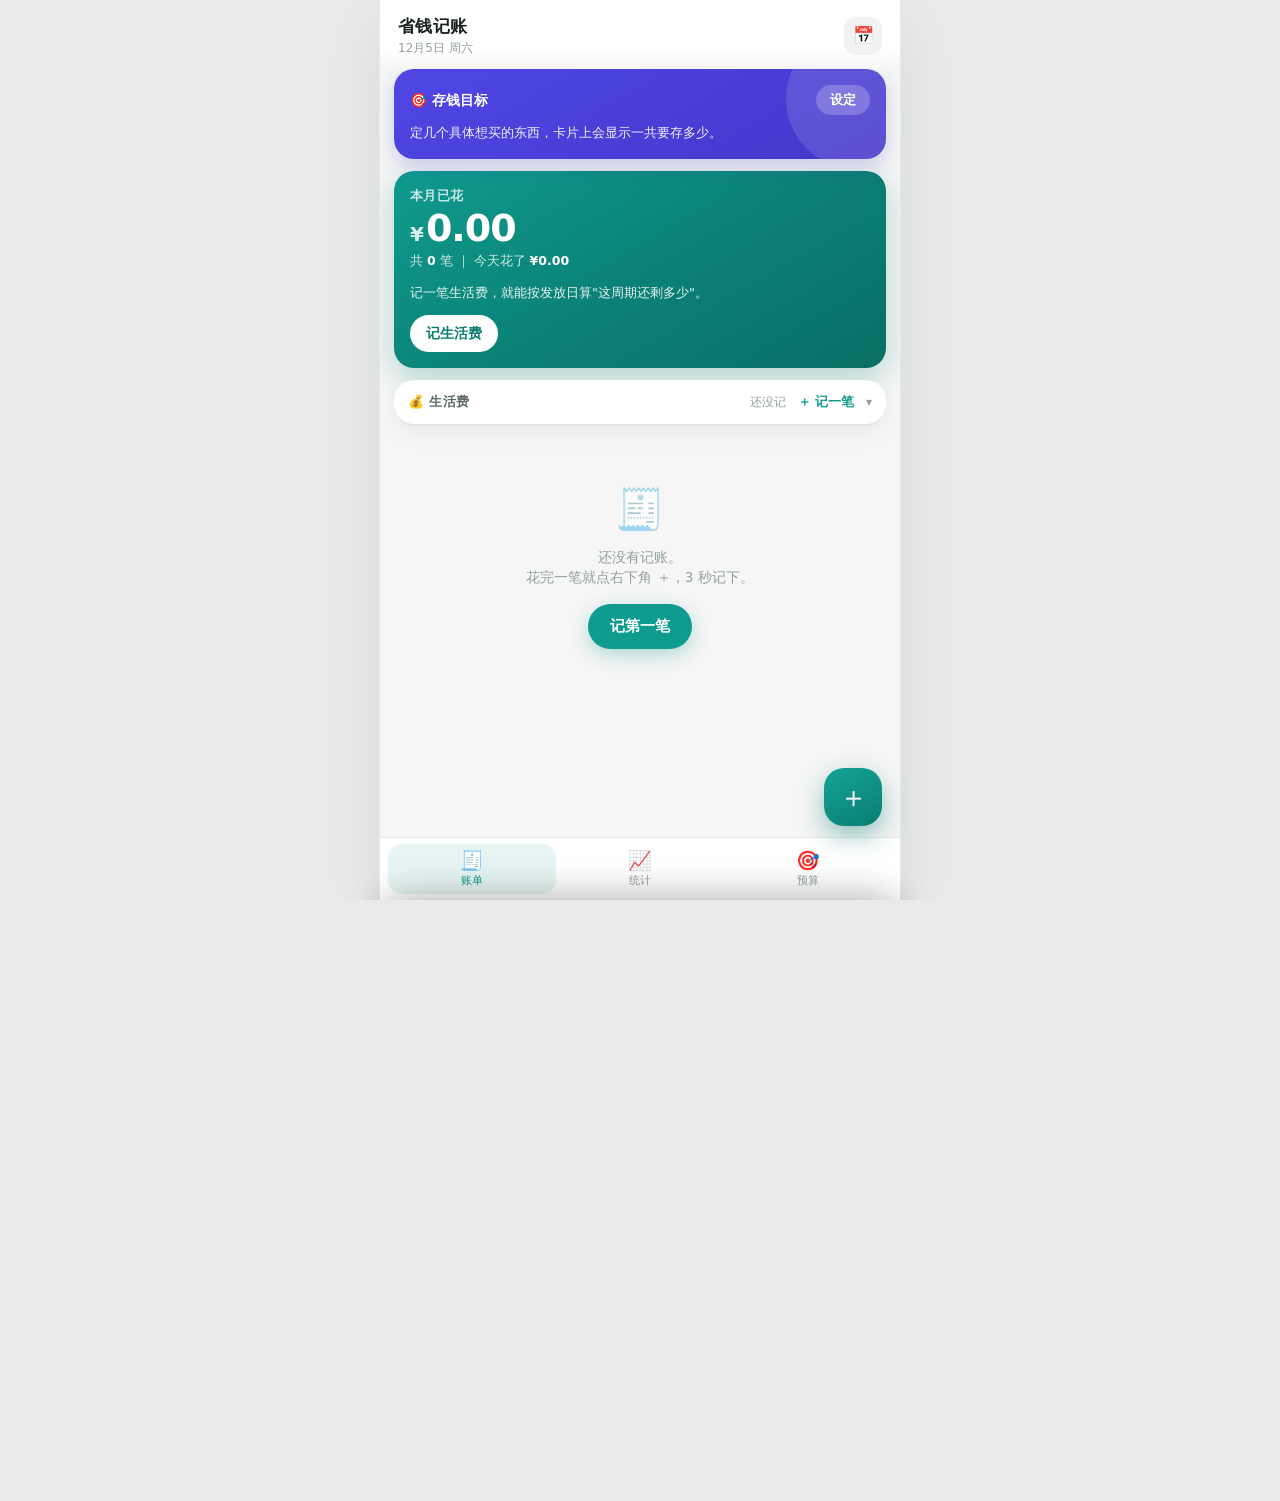
<file: shengqian/index.html>
<!DOCTYPE html>
<html lang="zh-CN">
<head>
<meta charset="utf-8">
<meta name="viewport" content="width=device-width, initial-scale=1, viewport-fit=cover, user-scalable=no">
<meta name="theme-color" content="#0f9b8e">
<meta name="color-scheme" content="light dark">
<meta name="description" content="省钱记账 —— 完全离线的本地记账与预算工具">
<!-- 完全离线：禁止一切外部资源，绝不联网。
     PWA 版需要放开 manifest / service worker，由 pwa/build-pwa.js 在构建时
     用放松版【替换】这一行（不能追加：多条 CSP 叠加生效，旧的那条会拦死）。 -->
<meta http-equiv="Content-Security-Policy" content="default-src 'none'; style-src 'unsafe-inline'; script-src 'unsafe-inline'; img-src data: 'self'; manifest-src 'self'; worker-src 'self'; connect-src 'none'; form-action 'none'; base-uri 'none'">
<!-- PWA 声明：由 pwa/build-pwa.js 注入。通过 file:// 打开时这些会被忽略。 -->
<link rel="manifest" href="manifest.json">
<link rel="icon" type="image/svg+xml" href="icon.svg">
<link rel="apple-touch-icon" href="icon-192.png">
<title>省钱记账</title>
<style>
/* ============================ 设计变量 ============================ */
:root{
  --bg:#f5f6f5; --card:#ffffff; --ink:#1b2320; --ink-2:#5d6b66; --ink-3:#93a09b;
  --line:#e7ebe9; --line-2:#f0f3f1;
  --accent:#0f9b8e; --accent-2:#0b7d72; --accent-soft:#e6f5f3;
  --warn:#e8890c; --warn-soft:#fdf3e2; --danger:#e5484d; --danger-soft:#fdecec;
  --ok:#12a150;
  --r-lg:20px; --r-md:14px; --r-sm:10px;
  --shadow:0 1px 2px rgba(20,35,30,.05), 0 8px 24px rgba(20,35,30,.06);
  --safe-b:env(safe-area-inset-bottom,0px);
  --safe-t:env(safe-area-inset-top,0px);
}
@media (prefers-color-scheme: dark){
  :root{
    --bg:#121614; --card:#1b211f; --ink:#eaf0ed; --ink-2:#9fada8; --ink-3:#6f7d78;
    --line:#2a322f; --line-2:#232a28;
    --accent:#2bb8a8; --accent-2:#3fcfbd; --accent-soft:#16302c;
    --warn:#f0a94a; --warn-soft:#33280f; --danger:#ff6b6f; --danger-soft:#3a1e1f;
    --ok:#3ddc84;
    --shadow:0 1px 2px rgba(0,0,0,.3), 0 8px 24px rgba(0,0,0,.28);
  }
}
*{box-sizing:border-box;-webkit-tap-highlight-color:transparent}
/* dvh 会随手机浏览器地址栏收起/展开而更新，比 100% 可靠；老浏览器回落到 100% */
html,body{height:100%;height:100dvh;margin:0;overflow:hidden}
body{
  background:var(--bg); color:var(--ink);
  font-family:-apple-system,BlinkMacSystemFont,"Segoe UI","PingFang SC","Hiragino Sans GB","Microsoft YaHei",system-ui,sans-serif;
  font-size:15px; line-height:1.45;
  -webkit-font-smoothing:antialiased;
  font-variant-numeric:tabular-nums;
}
button{font:inherit;color:inherit;background:none;border:0;padding:0;cursor:pointer}
input,select,textarea{font:inherit;color:inherit}
.tnum{font-variant-numeric:tabular-nums}

#app{display:flex;flex-direction:column;height:100%;height:100dvh;max-width:520px;margin:0 auto;position:relative;background:var(--bg)}
@media (min-width:560px){
  body{background:#e9ebe9}
  #app{box-shadow:0 0 0 1px var(--line), 0 20px 60px rgba(0,0,0,.08)}
}
@media (prefers-color-scheme: dark) and (min-width:560px){ body{background:#0b0e0d} }

/* ============================ 顶栏 ============================ */
.topbar{
  padding:calc(var(--safe-t) + 14px) 18px 12px;
  background:linear-gradient(180deg,var(--card) 0%,var(--card) 70%,rgba(255,255,255,0) 100%);
  display:flex;align-items:center;justify-content:space-between;gap:10px;
}
@media (prefers-color-scheme: dark){ .topbar{background:linear-gradient(180deg,var(--card) 0%,var(--card) 70%,rgba(0,0,0,0) 100%)} }
.topbar h1{margin:0;font-size:17px;font-weight:700;letter-spacing:.3px}
.topbar .sub{font-size:12px;color:var(--ink-3);margin-top:1px}
.icon-btn{
  width:38px;height:38px;border-radius:12px;display:grid;place-items:center;
  background:var(--line-2);font-size:17px;
}
.icon-btn:active{transform:scale(.94)}

/* ============================ 滚动区 ============================ */
.scroll{
  flex:1;overflow-y:auto;-webkit-overflow-scrolling:touch;
  /* 底部留白：让最后一行明细能滚到悬浮 ＋ 按钮上方，不被压住 */
  padding:0 14px 84px;scroll-behavior:smooth;
}
.scroll::-webkit-scrollbar{width:0}
.view{display:none}
.view.active{display:block;animation:fade .18s ease}
@keyframes fade{from{opacity:0;transform:translateY(4px)}to{opacity:1;transform:none}}

/* ============================ 卡片 ============================ */
.card{
  background:var(--card);border-radius:var(--r-lg);padding:16px;margin-bottom:12px;
  box-shadow:var(--shadow);
}
.card.tight{padding:14px}
.card-head{display:flex;align-items:center;justify-content:space-between;margin-bottom:12px}
.card-title{font-size:13px;font-weight:600;color:var(--ink-2);letter-spacing:.4px}
.card-title.big{font-size:15px;color:var(--ink)}

/* ============================ 主卡片 ============================ */
.hero{background:linear-gradient(150deg,#0f9b8e 0%,#0b8074 55%,#0a6f65 100%);color:#fff;box-shadow:0 10px 30px rgba(11,125,114,.28)}
.hero .card-title{color:rgba(255,255,255,.78)}
.hero-amount{font-size:38px;font-weight:700;letter-spacing:-1px;line-height:1.1;margin:2px 0 2px}
.hero-amount .cur{font-size:20px;font-weight:600;opacity:.85;margin-right:3px}
.hero-amount.over{color:#ffe0e0}
.hero-sub{font-size:12.5px;color:rgba(255,255,255,.82);margin-bottom:14px}
.hero-sub b{font-weight:600;color:#fff}
/* ---------- 存钱目标 ---------- */
.card.goal{
  background:linear-gradient(150deg,#6366f1,#4338ca 70%);
  color:#fff;border:0;
  box-shadow:0 10px 26px rgba(67,56,202,.28);
  position:relative;overflow:hidden;
}
.card.goal.done{background:linear-gradient(150deg,#16a34a,#15803d 70%);
  box-shadow:0 10px 26px rgba(21,128,61,.3)}
.card.goal::after{
  content:'';position:absolute;right:-40px;top:-40px;width:140px;height:140px;
  border-radius:50%;background:rgba(255,255,255,.12);pointer-events:none;
}
.card.goal.goal-empty{
  background:linear-gradient(150deg,#4f46e5,#4338ca);
  box-shadow:0 8px 20px rgba(67,56,202,.22);
}
/* 收起态：只占一行 + 进度条 + 一行脚注 */
.card.goal.goal-mini{padding:12px 14px}
.goal-mini-row{display:flex;align-items:baseline;gap:8px}
.goal-mini-name{font-size:13.5px;font-weight:700;flex:1;min-width:0;
  overflow:hidden;text-overflow:ellipsis;white-space:nowrap}
.goal-mini-num{font-size:15px;font-weight:800}
.goal-mini-num i{font-style:normal;font-size:11px;opacity:.72;margin-left:3px}
.goal-mini-pct{font-size:13px;font-weight:700;opacity:.95}
.goal-mini .goal-bar{height:7px;margin-top:8px}
.goal-mini-foot{display:flex;align-items:center;gap:8px;margin-top:7px;
  font-size:11.5px;opacity:.9}
.goal-mini-foot span{flex:1;min-width:0;overflow:hidden;text-overflow:ellipsis;white-space:nowrap}
.card.goal.goal-mini .goal-btn{padding:4px 11px;font-size:12px}

/* 折叠卡片（生活费 / 常记的几笔） */
.card.fold{padding:11px 14px}
.card.fold > summary{display:flex;align-items:center;gap:8px;cursor:pointer;list-style:none}
.card.fold > summary::-webkit-details-marker{display:none}
.card.fold > summary::after{content:'▾';color:var(--ink-3);font-size:12px;transition:.2s}
.card.fold[open] > summary::after{transform:rotate(180deg)}
.card.fold[open] > summary{margin-bottom:9px}
.card.fold .fold-sub{font-size:11.5px;color:var(--ink-3);flex:1;min-width:0;
  overflow:hidden;text-overflow:ellipsis;white-space:nowrap;text-align:right}
.card.fold .fold-act{font-size:12.5px;color:var(--accent);font-weight:600;padding:2px 4px}

.goal-top{display:flex;align-items:center;gap:10px;margin-bottom:8px}
.goal-title{font-size:14px;font-weight:700;flex:1;min-width:0;
  overflow:hidden;text-overflow:ellipsis;white-space:nowrap}
.goal-btn{background:rgba(255,255,255,.22);color:#fff;border:0;
  border-radius:99px;padding:6px 14px;font-size:12.5px;font-weight:600}
.goal-tip{font-size:12.5px;line-height:1.6;opacity:.92}
.goal-nums{display:flex;align-items:baseline;gap:6px;flex-wrap:wrap;margin:4px 0 10px}
.goal-saved{font-size:30px;font-weight:800;letter-spacing:-.5px}
.goal-of{font-size:13px;opacity:.8}
.goal-pct{margin-left:auto;font-size:13px;font-weight:700;opacity:.95}
.goal-bar{height:10px;border-radius:99px;background:rgba(255,255,255,.28);overflow:hidden}
.goal-bar i{display:block;height:100%;border-radius:99px;
  background:linear-gradient(90deg,#fde68a,#fbbf24);transition:width .4s}
.goal.done .goal-bar i{background:#fff}
.goal-cheer{font-size:13px;font-weight:600;margin-top:10px}
.goal-meta{font-size:12.5px;opacity:.92;margin-top:6px;line-height:1.6}
.goal-meta b{font-weight:800}
.goal-src{font-size:11px;opacity:.7;margin-top:6px}

/* 目标编辑浮层 */
.goalv{position:fixed;inset:0;z-index:9999;background:rgba(0,0,0,.5);
  display:flex;align-items:center;justify-content:center;padding:18px}
.goalv-card{background:#fff;border-radius:16px;padding:18px;width:100%;max-width:380px;
  max-height:90vh;overflow-y:auto;box-shadow:0 20px 50px rgba(0,0,0,.3)}
.goalv-card h3{margin:0 0 12px;font-size:17px}
.goalv-card label{display:block;font-size:12.5px;color:#666;margin:10px 0 4px}
.goalv-card input{width:100%;box-sizing:border-box;padding:10px 12px;font-size:15px;
  border:1px solid #e5e7eb;border-radius:10px;background:#fff;color:#111}
.goalv-btns{display:flex;gap:10px;margin-top:16px}
.gv-ok{flex:1;padding:12px;border:0;border-radius:11px;background:#4f46e5;color:#fff;
  font-size:15px;font-weight:700}
.gv-cancel{flex:1;padding:12px;border:1px solid #e5e7eb;border-radius:11px;background:#f7f8fa;
  color:#444;font-size:15px}
.gv-del{margin-top:12px;width:100%;padding:10px;border:0;background:none;
  color:#dc2626;font-size:13px;font-weight:600}

/* 目标管理列表 */
.gvm-list{margin:2px 0 10px;max-height:38vh;overflow-y:auto}
.gvm-row{display:flex;align-items:center;gap:10px;padding:11px 4px;
  border-bottom:1px solid #eef0f2;cursor:pointer}
.gvm-row.on{background:#eef0fe;border-radius:9px;border-bottom-color:transparent}
.gvm-name{flex:1;min-width:0;font-size:14px;font-weight:600;
  overflow:hidden;text-overflow:ellipsis;white-space:nowrap}
.gvm-amt{font-size:14px;font-weight:700;font-variant-numeric:tabular-nums}
.gvm-del{font-size:12.5px;color:#dc2626;font-weight:600;padding:5px 9px;border-radius:8px}
.gvm-del:active{background:#fdecec}
.gvm-empty{font-size:13px;color:#8a919e;padding:14px 0;text-align:center}
.gvm-total{display:flex;align-items:center;justify-content:space-between;
  padding:10px 4px 12px;border-top:2px solid #eef0f2;font-size:13.5px;color:#666}
.gvm-total b{font-size:17px;color:#4f46e5}
.gvm-form{margin-top:4px}
.gvm-form label{display:block;font-size:12.5px;color:#666;margin:10px 0 4px}
.gvm-form input{width:100%;box-sizing:border-box;padding:10px 12px;font-size:15px;
  border:1px solid #e5e7eb;border-radius:10px;background:#fff;color:#111;margin-bottom:2px}

.hero-bar{height:8px;border-radius:99px;background:rgba(255,255,255,.22);overflow:hidden}
.hero-bar>i{display:block;height:100%;border-radius:99px;background:#fff;transition:width .45s cubic-bezier(.2,.8,.2,1)}
.hero-bar>i.warn{background:#ffd166}
.hero-bar>i.over{background:#ff8b8b}
.hero-meta{display:flex;gap:8px;margin-top:14px}
.hero-meta .m{flex:1;background:rgba(255,255,255,.14);border-radius:12px;padding:8px 10px}
.hero-meta .m .k{font-size:11px;color:rgba(255,255,255,.75)}
.hero-meta .m .v{font-size:15px;font-weight:600;margin-top:1px}
.hero-empty{font-size:13px;color:rgba(255,255,255,.9)}
.hero-empty button{
  margin-top:12px;background:#fff;color:#0b7d72;font-weight:600;font-size:13.5px;
  padding:9px 16px;border-radius:99px;
}
/* 主卡片底部的周期说明（哪一段周期、剩余天数是否估的、自控目标） */
.hero-period{
  margin-top:10px;font-size:11.5px;line-height:1.45;
  color:rgba(255,255,255,.72);
}

/* ============================ 通用行 ============================ */
.alert{
  display:flex;gap:9px;align-items:flex-start;font-size:13px;line-height:1.5;
  border-radius:var(--r-md);padding:11px 13px;margin-bottom:12px;
}
.alert.warn{background:var(--warn-soft);color:#8a5300}
.alert.danger{background:var(--danger-soft);color:#a12a2e}
@media (prefers-color-scheme: dark){
  .alert.warn{color:#f3c37a} .alert.danger{color:#ff9a9d}
}
.alert .ico{font-size:15px;line-height:1.35}

/* ============================ 快捷记一笔 ============================ */
.quick-row{display:flex;gap:8px;overflow-x:auto;padding-bottom:2px}
.quick-row::-webkit-scrollbar{display:none}
.qchip{
  flex:0 0 auto;display:flex;align-items:center;gap:6px;
  background:var(--line-2);border:1px solid var(--line);
  padding:9px 13px;border-radius:99px;font-size:13.5px;font-weight:500;white-space:nowrap;
}
.qchip:active{background:var(--accent-soft);border-color:var(--accent)}
.qchip .e{font-size:15px}

/* ============================ 明细列表 ============================ */
.daygroup{margin-bottom:10px}
.daygroup-head{
  display:flex;align-items:center;justify-content:space-between;
  padding:0 4px 7px;font-size:12.5px;color:var(--ink-3);font-weight:500;
}
.daygroup-head .d{display:flex;align-items:center;gap:6px}
.daygroup-head .d b{color:var(--ink-2);font-weight:600;font-size:13px}
.tx{
  display:flex;align-items:center;gap:12px;padding:12px 14px;
  background:var(--card);border-radius:var(--r-md);margin-bottom:7px;box-shadow:var(--shadow);
}
.tx:active{background:var(--line-2)}
.tx .em{
  flex:0 0 40px;width:40px;height:40px;border-radius:12px;display:grid;place-items:center;
  font-size:19px;background:var(--line-2);
}
.tx .mid{flex:1;min-width:0}
.tx .mid .name{font-weight:600;font-size:14.5px}
.tx .mid .note{font-size:12.5px;color:var(--ink-3);white-space:nowrap;overflow:hidden;text-overflow:ellipsis;margin-top:1px}
.tx .amt{font-weight:700;font-size:16px;letter-spacing:-.2px}

/* ---------- 生活费（收入）----------
   用绿色 +¥ 和支出的 -¥ 区分。不只靠颜色：前面还有 💰 图标和「生活费」字样。 */
.tx.inc .amt.inc{color:#12a150}
.tx.inc .em{background:rgba(18,161,80,.12)}
.daygroup-head .day-inc{margin-left:8px;color:#12a150;font-weight:600;font-size:12px}
.inc-row{
  display:flex;align-items:center;justify-content:space-between;
  padding:8px 2px;font-size:13.5px;
}
.inc-row:active{background:var(--line-2);border-radius:8px}
.inc-row .d{color:var(--ink-2);font-weight:500}
.inc-row .d .d2{color:var(--ink-3);font-size:11.5px;margin-left:6px}
.inc-row .v{font-weight:700;color:#12a150;letter-spacing:-.2px}

.empty{text-align:center;padding:44px 20px;color:var(--ink-3)}
.empty .big{font-size:40px;margin-bottom:10px;opacity:.65}
.empty p{margin:0 0 16px;font-size:13.5px}
.btn-primary{
  background:var(--accent);color:#fff;font-weight:600;font-size:14.5px;
  padding:12px 22px;border-radius:99px;box-shadow:0 6px 18px rgba(15,155,142,.3);
}
.btn-primary:active{transform:scale(.97)}
.btn-ghost{
  background:var(--line-2);border:1px solid var(--line);color:var(--ink);
  font-weight:500;font-size:14px;padding:11px 16px;border-radius:var(--r-md);
}

/* ============================ 统计 ============================ */
.period{display:flex;align-items:center;justify-content:center;gap:6px;margin-bottom:12px}
.period .pbtn{
  width:36px;height:36px;border-radius:11px;background:var(--card);box-shadow:var(--shadow);
  display:grid;place-items:center;font-size:15px;color:var(--ink-2);
}
.period .plabel{min-width:132px;text-align:center;font-weight:600;font-size:15px}
.period .pbtn:disabled{opacity:.35}

.donut-wrap{display:flex;align-items:center;gap:16px}
@media (max-width:360px){ .donut-wrap{flex-direction:column;gap:12px} }
.donut{position:relative;flex:0 0 132px;width:132px;height:132px}
.donut svg{width:100%;height:100%;transform:rotate(-90deg)}
.donut .center{
  position:absolute;inset:0;display:grid;place-content:center;text-align:center;
}
.donut .center .k{font-size:11px;color:var(--ink-3)}
.donut .center .v{font-size:19px;font-weight:700;letter-spacing:-.5px}
.legend{flex:1;min-width:0;display:flex;flex-direction:column;gap:7px;max-height:150px;overflow-y:auto}
.legend-row{display:flex;align-items:center;gap:8px;font-size:13px}
.legend-row .dot{width:9px;height:9px;border-radius:3px;flex:0 0 9px}
.legend-row .n{flex:1;min-width:0;white-space:nowrap;overflow:hidden;text-overflow:ellipsis;color:var(--ink-2)}
.legend-row .p{color:var(--ink-3);font-size:12px;min-width:34px;text-align:right}
.legend-row .a{font-weight:600;min-width:62px;text-align:right}

.rank{margin-top:4px}
.rank-row{margin-bottom:13px}
.rank-row:last-child{margin-bottom:0}
.rank-top{display:flex;align-items:baseline;justify-content:space-between;font-size:13.5px;margin-bottom:6px}
.rank-top .l{display:flex;align-items:center;gap:7px;font-weight:600}
.rank-top .l .e{font-size:15px}
.rank-top .r{color:var(--ink-2);font-size:12.5px}
.rank-top .r b{color:var(--ink);font-size:14px;font-weight:700}
.bar{height:7px;border-radius:99px;background:var(--line-2);overflow:hidden}
.bar>i{display:block;height:100%;border-radius:99px;transition:width .45s cubic-bezier(.2,.8,.2,1)}
.bar>i.over{background:var(--danger)!important}
.bar.warnb>i{background:var(--warn)}
.over-tag{
  display:inline-block;font-size:11px;font-weight:600;color:var(--danger);
  background:var(--danger-soft);padding:1px 7px;border-radius:99px;margin-left:6px;vertical-align:1px;
}
.left-tag{font-size:11.5px;color:var(--ink-3);margin-left:6px}
.left-tag.neg{color:var(--danger);font-weight:600}

.bars7{display:flex;align-items:flex-end;gap:6px;height:132px;padding-top:18px}
.bars7 .col{flex:1;display:flex;flex-direction:column;align-items:center;justify-content:flex-end;height:100%;gap:5px;position:relative}
.bars7 .col .v{font-size:10.5px;color:var(--ink-3);height:13px;line-height:13px;white-space:nowrap}
.bars7 .col .b{width:100%;max-width:30px;border-radius:6px 6px 3px 3px;background:var(--accent-soft);border:1px solid transparent;min-height:3px;transition:height .45s cubic-bezier(.2,.8,.2,1)}
.bars7 .col .b.has{background:linear-gradient(180deg,var(--accent) 0%,var(--accent-2) 100%)}
.bars7 .col .b.today{box-shadow:0 0 0 2px var(--accent-soft)}
.bars7 .col .b.max{background:linear-gradient(180deg,#ff9f43 0%,#e8890c 100%)}
.bars7 .col .lb{font-size:10.5px;color:var(--ink-3)}
.bars7 .col .lb.today{color:var(--accent);font-weight:700}

.trend{width:100%;height:118px;display:block;overflow:visible}

/* ============================ 预算 ============================ */
.bud-total{display:flex;align-items:center;gap:10px}
.bud-total .sym{font-size:22px;font-weight:600;color:var(--ink-3)}
.bud-total input{
  flex:1;min-width:0;border:0;background:transparent;font-size:30px;font-weight:700;
  letter-spacing:-1px;padding:2px 0;outline:none;
}
.bud-total input::placeholder{color:var(--ink-3);font-weight:500;font-size:24px}
.bud-total .unit{font-size:13px;color:var(--ink-3)}

.bud-row{display:flex;align-items:center;gap:11px;padding:11px 0;border-bottom:1px solid var(--line-2)}
.bud-row:last-child{border-bottom:0;padding-bottom:0}
.bud-row .em{flex:0 0 36px;width:36px;height:36px;border-radius:11px;display:grid;place-items:center;font-size:18px;background:var(--line-2)}
.bud-row .info{flex:1;min-width:0}
.bud-row .info .n{font-weight:600;font-size:14px;display:flex;align-items:center;gap:6px}
.bud-row .info .s{font-size:12px;color:var(--ink-3);margin-top:2px}
.bud-row .info .s .usep{color:var(--ink-2)}
.bud-row .input-wrap{
  flex:0 0 96px;display:flex;align-items:center;gap:2px;background:var(--line-2);
  border:1px solid var(--line);border-radius:var(--r-sm);padding:7px 9px;
}
.bud-row .input-wrap:focus-within{border-color:var(--accent);background:var(--accent-soft)}
.bud-row .input-wrap .sym{font-size:12.5px;color:var(--ink-3)}
.bud-row .input-wrap input{
  width:100%;border:0;background:transparent;font-size:14.5px;font-weight:600;outline:none;text-align:right;
}
.bud-row .bar{margin-top:6px}

.settings-row{display:flex;align-items:center;gap:10px;padding:12px 0;border-bottom:1px solid var(--line-2);width:100%;text-align:left}
.settings-row:last-child{border-bottom:0;padding-bottom:0}
.settings-row .em{flex:0 0 34px;width:34px;height:34px;border-radius:10px;display:grid;place-items:center;font-size:16px;background:var(--line-2)}
.settings-row .t{flex:1}
.settings-row .t .a{font-size:14px;font-weight:500}
.settings-row .t .b{font-size:12px;color:var(--ink-3);margin-top:1px}
.settings-row .chev{color:var(--ink-3);font-size:15px}
.settings-row.danger .t .a{color:var(--danger)}
.hidden-file{position:absolute;width:1px;height:1px;opacity:0;pointer-events:none}

/* ============================ 底栏 ============================ */
.tabbar{
  display:flex;background:var(--card);border-top:1px solid var(--line);
  padding:6px 8px calc(6px + var(--safe-b));position:relative;z-index:20;
}
.tab{
  flex:1;display:flex;flex-direction:column;align-items:center;gap:3px;
  padding:7px 0 5px;border-radius:var(--r-md);color:var(--ink-3);font-size:11px;font-weight:500;
  transition:color .15s;
}
.tab .ti{font-size:19px;line-height:1}
.tab.active{color:var(--accent);background:var(--accent-soft)}

/* ============================ 悬浮按钮 ============================ */
.fab{
  position:absolute;right:18px;bottom:calc(74px + var(--safe-b));z-index:30;
  width:58px;height:58px;border-radius:20px;display:grid;place-items:center;
  background:linear-gradient(150deg,#12a596,#0b7d72);color:#fff;font-size:29px;font-weight:300;
  box-shadow:0 10px 26px rgba(11,125,114,.42);line-height:1;
  transition:transform .16s, opacity .16s;
}
.fab:active{transform:scale(.9)}
.fab.hide{opacity:0;pointer-events:none;transform:scale(.6)}

/* ============================ 底部弹层 ============================ */
.mask{
  position:absolute;inset:0;background:rgba(15,25,22,.42);z-index:40;opacity:0;pointer-events:none;
  transition:opacity .22s;backdrop-filter:blur(2px);-webkit-backdrop-filter:blur(2px);
}
.mask.show{opacity:1;pointer-events:auto}
.sheet{
  position:absolute;left:0;right:0;bottom:0;z-index:50;
  background:var(--card);border-radius:24px 24px 0 0;
  padding:8px 16px calc(10px + var(--safe-b));
  transform:translateY(102%);transition:transform .3s cubic-bezier(.22,.9,.25,1);
  max-height:96%;overflow-y:auto;box-shadow:0 -10px 40px rgba(0,0,0,.18);
  overscroll-behavior:contain;
}
.sheet.show{transform:translateY(0)}
.sheet-handle{width:38px;height:4px;border-radius:99px;background:var(--line);margin:2px auto 12px}
.sheet-head{display:flex;align-items:center;justify-content:space-between;margin-bottom:10px}
.sheet-head .st{font-size:15px;font-weight:700}
.sheet-head .cancel{font-size:14px;color:var(--ink-2);padding:6px 8px;border-radius:8px;min-width:44px}
.sheet-head .cancel:active{background:var(--line-2)}
.sheet-head #sheetDelete{text-align:left;font-weight:500}
.sheet-head #sheetCancel{text-align:right}

.cats{display:grid;grid-template-columns:repeat(3,1fr);gap:6px;margin-bottom:11px}
.cat{
  display:flex;align-items:center;justify-content:center;gap:5px;
  padding:9px 4px;border-radius:var(--r-md);background:var(--line-2);
  border:1.5px solid transparent;font-size:13px;font-weight:500;transition:.12s;
}
.cat .e{font-size:16px}
.cat.on{border-color:var(--accent);background:var(--accent-soft);color:var(--accent-2);font-weight:600}
@media (prefers-color-scheme: dark){ .cat.on{color:var(--accent)} }

.amount-head{
  display:flex;align-items:center;justify-content:space-between;
  font-size:11.5px;color:var(--ink-3);padding:0 2px 2px;
}
.clear-btn{font-size:12px;color:var(--accent);font-weight:600;padding:4px 8px;border-radius:8px}
.clear-btn:active{background:var(--accent-soft)}
.amount-box{
  display:flex;align-items:baseline;justify-content:center;gap:4px;
  padding:4px 0 7px;border-bottom:2px solid var(--line);
}
.amount-box .sym{font-size:24px;font-weight:600;color:var(--ink-3)}
.amount-box .val{font-size:44px;font-weight:700;letter-spacing:-1.5px;line-height:1.1;min-height:52px}
.amount-box .val.ph{color:var(--ink-3);font-weight:500}
.amount-box.err{border-color:var(--danger);animation:shake .3s}
@keyframes shake{0%,100%{transform:translateX(0)}25%{transform:translateX(-5px)}75%{transform:translateX(5px)}}
.caret{display:inline-block;width:2px;height:34px;background:var(--accent);vertical-align:-4px;margin-left:2px;animation:blink 1s steps(2) infinite}
@keyframes blink{50%{opacity:0}}

.quick-amt{display:flex;gap:7px;margin:9px 0 2px;overflow-x:auto;padding-bottom:2px}
.quick-amt::-webkit-scrollbar{display:none}
.quick-amt button{
  flex:0 0 auto;background:var(--line-2);border:1px solid var(--line);
  padding:7px 13px;border-radius:99px;font-size:13px;font-weight:500;
}
.quick-amt button:active{background:var(--accent-soft);border-color:var(--accent)}

/* ==== 人情往来 / 冷静期 ==== */
.lend-toggle{
  display:flex;align-items:center;gap:9px;width:100%;margin-top:10px;
  background:var(--line-2);border:1.5px solid transparent;border-radius:var(--r-md);
  padding:10px 12px;text-align:left;transition:.12s;
}
.lend-toggle .e{font-size:17px}
.lend-toggle .t{flex:1;min-width:0}
.lend-toggle .t .a{font-size:13.5px;font-weight:600;display:block}
.lend-toggle .t .b{font-size:11.5px;color:var(--ink-3);display:block;margin-top:1px}
.lend-toggle .box{
  flex:0 0 20px;width:20px;height:20px;border-radius:6px;border:1.5px solid var(--line);
  background:var(--card);display:grid;place-items:center;font-size:12px;color:#fff;
}
.lend-toggle.on{border-color:var(--warn);background:var(--warn-soft)}
.lend-toggle.on .box{background:var(--warn);border-color:var(--warn)}

.review-item{
  display:flex;align-items:center;gap:10px;padding:11px 0;
  border-bottom:1px solid var(--line-2);
}
.review-item:last-of-type{border-bottom:0}
.review-item .em{flex:0 0 34px;width:34px;height:34px;border-radius:10px;display:grid;place-items:center;font-size:16px;background:var(--line-2)}
.review-item .mid{flex:1;min-width:0}
.review-item .mid .n{font-size:13.5px;font-weight:600}
.review-item .mid .s{font-size:11.5px;color:var(--ink-3);margin-top:1px}
.review-item .amt{font-weight:700;font-size:15px}
.review-actions{display:flex;gap:8px;margin-top:10px}
.review-actions button{
  flex:1;padding:10px 8px;border-radius:var(--r-md);font-size:13.5px;font-weight:600;
}
.review-actions .keep{background:var(--danger-soft);color:var(--danger)}
.review-actions .drop{background:var(--line-2);color:var(--ink-2)}
@media (prefers-color-scheme: dark){
  .review-actions .keep{color:#ff9a9d}
}
.badge-lend{
  display:inline-block;font-size:10.5px;font-weight:600;color:var(--warn);
  background:var(--warn-soft);padding:1px 6px;border-radius:99px;margin-left:5px;vertical-align:1px;
}
.renqing-line{display:flex;align-items:baseline;justify-content:space-between;padding:7px 0;font-size:13.5px}
.renqing-line .k{color:var(--ink-2)}
.renqing-line .v{font-weight:700}
.renqing-line.lent{color:var(--danger)}
.renqing-line.lent .k{color:var(--danger)}
.field-row{display:flex;gap:8px;margin-top:12px}
.field{flex:1;background:var(--line-2);border:1px solid var(--line);border-radius:var(--r-md);padding:9px 12px}
.field label{display:block;font-size:11px;color:var(--ink-3);margin-bottom:2px}
.field input{border:0;background:transparent;width:100%;outline:none;font-size:14px;font-weight:500}
.field:focus-within{border-color:var(--accent);background:var(--accent-soft)}

/* 每行 3 个键占前 3 列，第 4 列整列是「记下」——按行书写源码顺序即可正确排布 */
.keypad{display:grid;grid-template-columns:repeat(4,1fr);gap:8px;margin-top:12px}
.key{
  height:46px;border-radius:var(--r-md);background:var(--line-2);font-size:20px;font-weight:600;
  display:grid;place-items:center;transition:.1s;
}
.key:active{background:var(--line);transform:scale(.96)}
.key.fn{font-size:17px;color:var(--ink-2);font-weight:500}
.key.ok{
  grid-column:4;grid-row:1 / span 4;height:auto;
  background:linear-gradient(160deg,#12a596,#0b7d72);color:#fff;font-size:15px;
  box-shadow:0 6px 18px rgba(11,125,114,.32);
}
.key.ok:disabled{opacity:.42;box-shadow:none;background:var(--line)}

/* ============================ 提示条 ============================ */
.toast{
  position:absolute;left:50%;bottom:calc(96px + var(--safe-b));transform:translate(-50%,14px);
  background:rgba(24,34,30,.94);color:#fff;font-size:13.5px;padding:10px 18px;border-radius:99px;
  z-index:80;opacity:0;pointer-events:none;transition:.22s;max-width:88%;text-align:center;
}
.toast.show{opacity:1;transform:translate(-50%,0)}
.toast.err{background:rgba(200,50,55,.96)}

/* ============================ 矮屏自适应 ============================
   记账弹层内容较高（分类 3 行 + 金额 + 日期备注 + 键盘 4 行）。
   在视野较矮的手机上逐级压缩，保证键盘不被裁掉、不需要滚动。 */
@media (max-height:820px){
  .keypad{gap:6px;margin-top:10px}
  .key{height:42px;border-radius:12px}
  .cats{gap:5px;margin-bottom:9px}
  .cat{padding:7px 4px;font-size:12.5px}
  .amount-box .val{font-size:38px;min-height:44px}
  .sheet-handle{margin-bottom:8px}
  .sheet-head{margin-bottom:8px}
  .quick-amt{margin-top:8px}
}
@media (max-height:700px){
  .quick-amt{display:none}
  .cat{font-size:12px;padding:6px 3px}
  .cat .e{font-size:15px}
  .cats{grid-template-columns:repeat(5,1fr)}
  .keypad{gap:5px}
  .key{height:40px;font-size:18px}
  .amount-box .val{font-size:33px;min-height:38px}
  .field{padding:7px 10px}
}
@media (max-height:600px){
  .cats{display:none}
  .key{height:37px}
}
</style>
</head>
<body>
<div id="app">

  <!-- ==================== 顶栏 ==================== -->
  <header class="topbar">
    <div>
      <h1>省钱记账</h1>
      <div class="sub" id="todayLine">—</div>
    </div>
    <button class="icon-btn" id="btnToday" title="回到今天">📅</button>
  </header>

  <!-- ==================== 内容 ==================== -->
  <main class="scroll" id="scroll">

    <!-- 账单 -->
    <section class="view active" id="view-home">
      <div id="homeHero"></div>
      <div id="homeAlerts"></div>
      <!-- 生活费（收入）：它的日期决定"周期"从哪天开始，所以单独一块、不混进记账弹层 -->
      <details class="card tight fold" id="homeIncomeCard">
        <summary>
          <span class="card-title">💰 生活费</span>
          <span class="fold-sub" id="incomeSum"></span>
          <button id="btnAddIncome" class="fold-act">＋ 记一笔</button>
        </summary>
        <div id="homeIncomeList"></div>
      </details>
      <details class="card tight fold" id="homeQuickCard">
        <summary>
          <span class="card-title">常记的几笔</span>
          <span class="fold-sub">点一下直接填金额</span>
        </summary>
        <div class="quick-row" id="homeQuick"></div>
      </details>
      <div id="homeList"></div>
    </section>

    <!-- 统计 -->
    <section class="view" id="view-stats">
      <div class="period">
        <button class="pbtn" id="monthPrev">‹</button>
        <div class="plabel" id="monthLabel">—</div>
        <button class="pbtn" id="monthNext">›</button>
      </div>
      <div id="statsBody"></div>
    </section>

    <!-- 预算 -->
    <section class="view" id="view-budget">
      <div class="card">
        <div class="card-head">
          <span class="card-title big">自控目标（选填）</span>
          <span style="font-size:11.5px;color:var(--ink-3)" id="budMonthLabel"></span>
        </div>
        <div class="bud-total">
          <span class="sym">¥</span>
          <input id="totalBudgetInput" type="text" inputmode="decimal" placeholder="没设预算" autocomplete="off">
          <span class="unit">元</span>
        </div>
        <div style="font-size:12px;color:var(--ink-3);margin-top:8px" id="totalBudgetHint">设个总预算，每天就知道还能花多少。</div>
      </div>

      <div class="card">
        <div class="card-head">
          <span class="card-title big">分类预算</span>
          <button id="btnCopyPrev" style="font-size:12px;color:var(--accent);font-weight:600">复制上月</button>
        </div>
        <div id="budgetRows"></div>
      </div>

      <div class="card">
        <div class="card-head">
          <span class="card-title big">冷静期</span>
          <span style="font-size:11.5px;color:var(--ink-3)">防冲动消费 · 防乱借钱</span>
        </div>
        <button class="lend-toggle" id="coolOffToggle">
          <span class="e">🧊</span>
          <span class="t">
            <span class="a">大额支出与借钱先等 24 小时</span>
            <span class="b" id="coolOffThreshold">当前门槛：—</span>
          </span>
          <span class="box" id="coolOffBox"></span>
        </button>
        <div class="field-row" id="coolOffField">
          <div class="field">
            <label for="coolOffInput">超过多少钱要冷静（元）</label>
            <input type="text" id="coolOffInput" inputmode="decimal" placeholder="500" autocomplete="off">
          </div>
        </div>
        <div style="font-size:12px;color:var(--ink-3);margin-top:9px;line-height:1.6">
          🤝 <b>人情往来一律过冷静期</b>，不看金额：借钱给人、请客送礼都算。
          这是最容易漏财的一类支出，所以单独归集、单独提醒。
        </div>
      </div>

      <div class="card">
        <div class="card-head"><span class="card-title big">数据</span></div>
        <button class="settings-row" id="btnExportJson">
          <span class="em">📤</span>
          <span class="t"><span class="a">导出备份（JSON）</span><span class="b">存成文件，换手机可以再导回来</span></span>
          <span class="chev">›</span>
        </button>
        <button class="settings-row" id="btnExportCsv">
          <span class="em">📊</span>
          <span class="t"><span class="a">导出表格（CSV）</span><span class="b">可用 Excel / WPS 打开做进一步分析</span></span>
          <span class="chev">›</span>
        </button>
        <button class="settings-row" id="btnImport">
          <span class="em">📥</span>
          <span class="t"><span class="a">导入备份</span><span class="b">选择之前导出的 JSON 文件</span></span>
          <span class="chev">›</span>
        </button>
        <button class="settings-row danger" id="btnClear">
          <span class="em">🗑️</span>
          <span class="t"><span class="a">清空全部数据</span><span class="b" id="clearHint">不可撤销，建议先导出备份</span></span>
          <span class="chev">›</span>
        </button>
        <input type="file" id="fileInput" class="hidden-file" accept=".json,application/json,text/plain">
      </div>

      <div class="card" style="background:transparent;box-shadow:none;padding:4px 4px 20px">
        <div style="font-size:12px;color:var(--ink-3);line-height:1.65">
          🔒 <b>数据只存在这台手机上</b>：本应用没有任何联网代码，
          已用内容安全策略禁止一切外部请求，不会上传、不会同步、没有账号、没有广告。
          清除浏览器数据会一并删除账单，请定期用上面的「导出备份」留一份。
        </div>
      </div>
    </section>
  </main>

  <!-- ==================== 悬浮记账按钮 ==================== -->
  <button class="fab" id="fab" title="记一笔">＋</button>

  <!-- ==================== 底栏 ==================== -->
  <nav class="tabbar">
    <button class="tab active" data-tab="home"><span class="ti">🧾</span>账单</button>
    <button class="tab" data-tab="stats"><span class="ti">📈</span>统计</button>
    <button class="tab" data-tab="budget"><span class="ti">🎯</span>预算</button>
  </nav>

  <!-- ==================== 记账弹层 ==================== -->
  <div class="mask" id="mask"></div>
  <div class="sheet" id="sheet">
    <div class="sheet-handle"></div>
    <div class="sheet-head">
      <button class="cancel" id="sheetDelete" style="display:none;color:var(--danger)">删除</button>
      <span class="st" id="sheetTitle">记一笔</span>
      <button class="cancel" id="sheetCancel">取消</button>
    </div>

    <div class="cats" id="catGrid"></div>

    <div class="amount-head">
      <span>金额</span>
      <button class="clear-btn" id="btnClearAmount">清空</button>
    </div>
    <div class="amount-box" id="amountBox">
      <span class="sym">¥</span>
      <span class="val ph" id="amountVal">0.00</span>
    </div>

    <div class="quick-amt" id="quickAmt"></div>

    <button class="lend-toggle" id="lendToggle">
      <span class="e">🤝</span>
      <span class="t">
        <span class="a">这笔是借出去的钱</span>
        <span class="b" id="lendHint">会单独统计，并强制过 24 小时冷静期</span>
      </span>
      <span class="box" id="lendBox"></span>
    </button>

    <div class="field-row">
      <div class="field" style="flex:0 0 46%">
        <label for="dateInput">日期</label>
        <input type="date" id="dateInput">
      </div>
      <div class="field">
        <label for="noteInput">用途备注（选填）</label>
        <input type="text" id="noteInput" maxlength="60" placeholder="比如：和同学吃火锅" autocomplete="off">
      </div>
    </div>

    <!-- 键盘：3 列各 4 行共 12 键，第 4 列整列留给「记下」 -->
    <div class="keypad" id="keypad">
      <button class="key" data-k="1">1</button>
      <button class="key" data-k="2">2</button>
      <button class="key" data-k="3">3</button>
      <button class="key" data-k="4">4</button>
      <button class="key" data-k="5">5</button>
      <button class="key" data-k="6">6</button>
      <button class="key" data-k="7">7</button>
      <button class="key" data-k="8">8</button>
      <button class="key" data-k="9">9</button>
      <button class="key fn" data-k=".">.</button>
      <button class="key" data-k="0">0</button>
      <button class="key fn" data-k="del">⌫</button>
      <button class="key ok" data-k="ok" id="keyOk">记下</button>
    </div>
  </div>

  <!-- ==================== 生活费弹层 ==================== -->
  <!--
    为什么单独一个弹层，不复用「记一笔」：
    记一笔那个弹层里有分类格、数字键盘、借出开关、冷静期，全是支出专用的。
    生活费只需要「金额 + 日期 + 备注」，塞进去反而要藏一堆东西，更容易出错。
  -->
  <div class="mask" id="incMask"></div>
  <div class="sheet" id="incSheet">
    <div class="sheet-handle"></div>
    <div class="sheet-head">
      <button class="cancel" id="incDelete" style="display:none;color:var(--danger)">删除</button>
      <span class="st" id="incTitle">记生活费</span>
      <button class="cancel" id="incCancel">取消</button>
    </div>

    <div class="field-row" style="margin-top:4px">
      <div class="field" style="flex:0 0 48%">
        <label for="incAmount">金额</label>
        <input type="text" inputmode="decimal" id="incAmount" placeholder="0.00" autocomplete="off">
      </div>
      <div class="field">
        <label for="incDate">到账日期</label>
        <input type="date" id="incDate">
      </div>
    </div>

    <div class="field" style="margin-top:8px">
      <label for="incNote">备注（选填）</label>
      <input type="text" id="incNote" maxlength="60" placeholder="比如：家里打的" autocomplete="off">
    </div>

    <p style="font-size:11.5px;color:var(--ink-3);margin:9px 0 0;line-height:1.5" id="incHint">
      到账日期决定周期从哪天开始：每记一笔生活费，就开一个新周期。
    </p>

    <div style="margin-top:12px">
      <button class="btn-primary" id="incSave" style="width:100%;padding:13px 0">记下</button>
    </div>
  </div>

  <div class="toast" id="toast"></div>
</div>

<script>
/* ==========================================================================
 * 省钱记账 —— 单文件离线应用
 * 结构：① 逻辑层(inline)  ② 状态与存储  ③ 渲染  ④ 事件绑定
 * 无网络请求、无外部依赖、无第三方脚本。
 * ========================================================================== */
/* ---------------------------------------------------------------------------
 * 以下为逻辑层（由 money-app/logic.js 自动内联，请勿直接在此修改）。
 * 单元测试：money-app/test-logic.js（161 项）
 * ------------------------------------------------------------------------- */
/* ===========================================================================
 * 省钱记账 —— 纯逻辑层（不依赖 DOM / 网络）
 * 所有函数均为纯函数或显式传入 state，便于单元测试与复用。
 * =========================================================================== */
(function (root, factory) {
  var api = factory();
  if (typeof module === 'object' && module.exports) module.exports = api;
  root.MoneyLogic = api;
})(typeof globalThis !== 'undefined' ? globalThis : this, function () {
  'use strict';

  /* ----------------------------- 默认分类 ----------------------------- */
  // key 用于持久化，不要随意改动；改 key 会丢失旧数据的归类。
  var DEFAULT_CATEGORIES = [
    { key: 'food',   name: '吃喝',   emoji: '🍜', color: '#ff7043' },
    { key: 'traffic', name: '交通',  emoji: '🚇', color: '#42a5f5' },
    { key: 'fun',    name: '出去玩', emoji: '🎡', color: '#ab47bc' },
    { key: 'shop',   name: '购物',   emoji: '🛍️', color: '#ec407a' },
    { key: 'daily',  name: '日用',   emoji: '🧻', color: '#26a69a' },
    { key: 'study',  name: '学习',   emoji: '📚', color: '#7e57c2' },
    { key: 'health', name: '健康',   emoji: '💊', color: '#66bb6a' },
    { key: 'home',   name: '居家',   emoji: '🏠', color: '#8d6e63' },
    { key: 'renqing', name: '人情往来', emoji: '🤝', color: '#d4a017' },
    { key: 'other',  name: '其他',   emoji: '✨', color: '#78909c' }
  ];

  var DATA_VERSION = 1;

  /* ----------------------------- 冷静期默认值 ----------------------------- */
  // 超过这个金额（分）的记录会先进入「冷静期」，24 小时后再确认还要不要买。
  var DEFAULT_COOL_OFF_CENTS = 50000;      // 500 元
  // 人情往来（借钱给人 / 请客送礼）不论金额一律进冷静期：这是最容易漏财的出口。
  var LENDING_CATEGORY = 'renqing';
  var REVIEW_DELAY_MS = 24 * 60 * 60 * 1000;   // 24 小时

  /* ----------------------------- 基础工具 ----------------------------- */

  /** 两位补零 */
  function pad2(n) { return (n < 10 ? '0' : '') + n; }

  /** Date -> 'YYYY-MM-DD'（用本地时间，避免时区偏移） */
  function toDateKey(d) {
    return d.getFullYear() + '-' + pad2(d.getMonth() + 1) + '-' + pad2(d.getDate());
  }

  /** 'YYYY-MM-DD' -> Date（本地零点）；非法输入返回 null */
  function fromDateKey(s) {
    if (typeof s !== 'string') return null;
    var m = /^(\d{4})-(\d{2})-(\d{2})$/.exec(s.trim());
    if (!m) return null;
    var y = +m[1], mo = +m[2], da = +m[3];
    if (mo < 1 || mo > 12 || da < 1 || da > 31) return null;
    var d = new Date(y, mo - 1, da);
    // 拒绝 2 月 31 日这类被自动进位的日期
    if (d.getFullYear() !== y || d.getMonth() !== mo - 1 || d.getDate() !== da) return null;
    return d;
  }

  /** Date -> 'YYYY-MM' */
  function toMonthKey(d) { return d.getFullYear() + '-' + pad2(d.getMonth() + 1); }

  /** 'YYYY-MM' 合法性 */
  function isValidMonthKey(s) {
    if (typeof s !== 'string') return false;
    var m = /^(\d{4})-(\d{2})$/.exec(s.trim());
    if (!m) return false;
    var mo = +m[2];
    return mo >= 1 && mo <= 12;
  }

  /** 'YYYY-MM-DD' -> 'YYYY-MM'；非法返回 '' */
  function monthKeyOf(dateKey) {
    return typeof dateKey === 'string' && dateKey.length >= 7 ? dateKey.slice(0, 7) : '';
  }

  function daysInMonth(year, month1to12) {
    return new Date(year, month1to12, 0).getDate();
  }

  /** 中文月份标题，如 2025-06 -> 2025年6月 */
  function monthLabel(monthKey) {
    if (!isValidMonthKey(monthKey)) return '';
    var parts = monthKey.split('-');
    return parts[0] + '年' + (+parts[1]) + '月';
  }

  /** 日期简洁显示：今天 / 昨天 / 6月3日 */
  function friendlyDate(dateKey, todayKey) {
    if (dateKey === todayKey) return '今天';
    var d = fromDateKey(dateKey);
    if (!d) return dateKey;
    var t = fromDateKey(todayKey);
    if (t) {
      var diff = Math.round((t - d) / 86400000);
      if (diff === 1) return '昨天';
      if (diff === 2) return '前天';
    }
    return (d.getMonth() + 1) + '月' + d.getDate() + '日';
  }

  /* ----------------------------- 金额处理 ----------------------------- */

  /**
   * 把用户输入解析成分（整数），避免浮点误差。
   * 支持 '12'、'12.5'、'12.50'、'.5'、' 1 2. 5 '、'¥12.5'、'12元'
   * 非法或负数返回 null。
   */
  function parseAmountToCents(input) {
    if (typeof input === 'number') {
      if (!isFinite(input) || input < 0) return null;
      return Math.round(input * 100);
    }
    if (typeof input !== 'string') return null;
    var s = input.replace(/[¥￥元\s,]/g, '');
    if (s === '' || s === '.') return null;
    if (!/^\d*\.?\d*$/.test(s)) return null;
    var dot = s.indexOf('.');
    var intPart = dot === -1 ? s : s.slice(0, dot);
    var decPart = dot === -1 ? '' : s.slice(dot + 1);
    if (decPart.length > 2) return null;            // 超过分位精度
    if (intPart === '' && decPart === '') return null;
    intPart = intPart === '' ? '0' : intPart;
    // 纯数字位数限制放在 parseInt 之前：parseInt 对超长数字会静默丢精度
    // （'9'*20 -> 1e22，且 isFinite 检查拦不住），必须在字符串阶段拒绝。
    if (intPart.length > 14) return null;           // 上限约 1 万亿元
    decPart = (decPart + '00').slice(0, 2);
    var cents = parseInt(intPart, 10) * 100 + parseInt(decPart, 10);
    if (!isFinite(cents) || cents < 0) return null;
    return cents;
  }

  /** 分 -> '12.50'（始终两位小数） */
  function formatCents(cents) {
    var n = Number(cents);
    if (!isFinite(n)) n = 0;
    var neg = n < 0;
    n = Math.abs(Math.round(n));
    var s = Math.floor(n / 100) + '.' + pad2(n % 100);
    return (neg ? '-' : '') + s;
  }

  /** 分 -> '12.5' 或 '12'（去掉多余的 0，用于输入框回填） */
  function formatCentsShort(cents) {
    var s = formatCents(cents);
    s = s.replace(/0+$/, '').replace(/\.$/, '');
    return s === '' || s === '-' ? '0' : s;
  }

  /** 分 -> '¥12.50' */
  function formatMoney(cents) { return '¥' + formatCents(cents); }

  /** 分 -> '1,234.50'（千分位） */
  function formatMoneyGrouped(cents) {
    var s = formatCents(Math.abs(Number(cents) || 0));
    var parts = s.split('.');
    parts[0] = parts[0].replace(/\B(?=(\d{3})+(?!\d))/g, ',');
    return (Number(cents) < 0 ? '-' : '') + parts.join('.');
  }

  /* ----------------------------- 数据规范化 ----------------------------- */

  function emptyState() {
    return {
      version: DATA_VERSION,
      transactions: [],
      // 生活费（收入）单独存：它不影响"花了多少"，但决定周期从哪天开始
      incomes: [],
      budgets: {},          // { '2025-06': { food: 80000, fun: 20000 } }  单位：分
      totalBudgets: {},     // { '2025-06': 200000 }                     单位：分
      goals: [],            // 存钱目标（可多个）[{ id, name, targetCents, startKey, endKey, createdAt }]
      settings: {
        carryOver: false,
        coolOff: true,                    // 冷静期开关
        coolOffCents: DEFAULT_COOL_OFF_CENTS   // 冷静期门槛（分）；0 = 每笔都过冷静期
      }
    };
  }

  /**
   * 把任意（可能损坏/旧版/来自导入的）对象规范成合法 state。
   * 永不抛异常：坏数据被丢弃而不是让整个 App 打不开。
   */
  function normalizeState(raw) {
    var st = emptyState();
    if (!raw || typeof raw !== 'object') return st;
    // 目标：多目标数组；老版本只存了单个 goal，这里顺手迁移过来
    st.goals = cleanGoals(raw.goals);
    if (!st.goals.length) {
      var oldOne = cleanGoal(raw.goal);
      if (oldOne) st.goals = [oldOne];
    }

    var list = Array.isArray(raw.transactions) ? raw.transactions : [];
    var seen = {};
    for (var i = 0; i < list.length; i++) {
      var t = list[i];
      if (!t || typeof t !== 'object') continue;
      var cents = typeof t.cents === 'number' && isFinite(t.cents) && t.cents >= 0
        ? Math.round(t.cents)
        : parseAmountToCents(t.amount);
      if (cents === null || cents === undefined || !(cents > 0)) continue; // 0 元记录无意义
      var date = fromDateKey(t.date) ? String(t.date) : null;
      if (!date) continue;
      var cat = typeof t.category === 'string' && t.category ? t.category : 'other';
      var id = typeof t.id === 'string' && t.id ? t.id : uid();
      if (seen[id]) id = uid();
      seen[id] = true;
      st.transactions.push({
        id: id,
        date: date,
        cents: cents,
        category: cat,
        note: typeof t.note === 'string' ? t.note.slice(0, 60) : '',
        createdAt: typeof t.createdAt === 'number' && isFinite(t.createdAt) ? t.createdAt : 0,
        updatedAt: typeof t.updatedAt === 'number' && isFinite(t.updatedAt) ? t.updatedAt : 0,
        // 借钱给人（人情往来里最容易漏财的一类）
        isLending: !!t.isLending,
        // 冷静期：到点后才提醒「这笔还要吗」
        reviewAt: typeof t.reviewAt === 'number' && isFinite(t.reviewAt) && t.reviewAt > 0
          ? Math.round(t.reviewAt) : 0,
        reviewCleared: !!t.reviewCleared
      });
    }

    st.budgets = sanitizeBudgetMap(raw.budgets);
    st.totalBudgets = sanitizeTotalBudgetMap(raw.totalBudgets);
    // 生活费：清洗掉金额<=0、日期非法、id 重复的项（incomesOf 内部已做全部校验）
    st.incomes = incomesOf({ incomes: Array.isArray(raw.incomes) ? raw.incomes : [] });
    if (raw.settings && typeof raw.settings === 'object') {
      st.settings.carryOver = !!raw.settings.carryOver;
      if (raw.settings.coolOff !== undefined) st.settings.coolOff = !!raw.settings.coolOff;
      var co = raw.settings.coolOffCents;
      if (typeof co === 'number' && isFinite(co) && co >= 0) {
        st.settings.coolOffCents = Math.round(co);
      }
    }
    st.version = DATA_VERSION;
    return st;
  }

  /*
   * ⚠️ 预算键的格式迁移（这是第 4 步唯一可能丢数据的地方）
   *
   * 以前：budgets['2026-10']            （按日历月）
   * 之后：budgets['2026-10-12']          （按周期起始日）
   *
   * 做法：清洗时**两种格式都认**，统一转成日期形式：
   *   '2026-10'      → '2026-10-01'
   *   '2026-10-12'   → '2026-10-12'（原样）
   *
   * 为什么这样做，而不是"遇到不认识的键就跳过"：
   *   原来的代码是 `if (!isValidMonthKey(mk)) continue;` ——
   *   一旦键变成 '2026-10-01'，它会被认为非法，**所有历史预算被静默丢掉**
   *   而且不报错，用户只会发现"预算怎么全没了"。
   *
   * 为什么不需要 DATA_VERSION 标记：
   *   迁移是**幂等**的 —— '2026-10-01' 再迁移一次还是 '2026-10-01'。
   *   幂等的迁移每读一次都对，不会因为"漏了某次版本判断"而重复处理或漏处理。
   */
  function sanitizeBudgetMap(map) {
    var out = {};
    if (!map || typeof map !== 'object') return out;
    for (var mk in map) {
      if (!Object.prototype.hasOwnProperty.call(map, mk)) continue;
      var key = normalizePeriodKey(mk);
      if (!key) continue;
      var inner = map[mk];
      if (!inner || typeof inner !== 'object') continue;
      var clean = {};
      var has = false;
      for (var ck in inner) {
        if (!Object.prototype.hasOwnProperty.call(inner, ck)) continue;
        var v = inner[ck];
        if (typeof v === 'number' && isFinite(v) && v > 0) { clean[ck] = Math.round(v); has = true; }
      }
      // 空的分类预算表不保留（否则会堆一堆 {} 出来）
      if (has) out[key] = clean;
    }
    return out;
  }

  function sanitizeTotalBudgetMap(map) {
    var out = {};
    if (!map || typeof map !== 'object') return out;
    for (var mk in map) {
      if (!Object.prototype.hasOwnProperty.call(map, mk)) continue;
      var key = normalizePeriodKey(mk);
      if (!key) continue;
      var v = map[mk];
      if (typeof v === 'number' && isFinite(v) && v > 0) out[key] = Math.round(v);
    }
    return out;
  }

  var uidCounter = 0;
  function uid() {
    uidCounter += 1;
    return 't' + Date.now().toString(36) + uidCounter.toString(36) +
      Math.floor(Math.random() * 1296).toString(36);
  }

  /* ----------------------------- 查询与汇总 ----------------------------- */

  function transactionsOfMonth(state, monthKey) {
    var out = [];
    var list = state && state.transactions ? state.transactions : [];
    for (var i = 0; i < list.length; i++) {
      if (monthKeyOf(list[i].date) === monthKey) out.push(list[i]);
    }
    return out;
  }

  function transactionsOfDate(state, dateKey) {
    var out = [];
    var list = state && state.transactions ? state.transactions : [];
    for (var i = 0; i < list.length; i++) {
      if (list[i].date === dateKey) out.push(list[i]);
    }
    return out;
  }

  /** 按日期倒序、同日按创建时间倒序 */
  function sortByDateDesc(list) {
    return list.slice().sort(function (a, b) {
      if (a.date !== b.date) return a.date < b.date ? 1 : -1;
      return (b.createdAt || 0) - (a.createdAt || 0);
    });
  }

  /* ===================== 存钱目标 =====================
 * 「已存」怎么算：**累计结余 = 收到的钱 − 花掉的钱**（从目标起点开始算）。
 * 不要求用户手动记"我存了 500"——那多一步，懒人就会跳过。
 * 存钱目标真正的动力来自"看着进度涨"，所以进度必须自动动起来。
 * ================================================== */
var MAX_GOAL_NAME = 30;

var MAX_GOALS = 20;

function cleanGoal(raw) {
  if (!raw || typeof raw !== 'object') return null;
  var name = typeof raw.name === 'string' ? raw.name.trim().slice(0, MAX_GOAL_NAME) : '';
  var target = Math.round(Number(raw.targetCents));
  if (!isFinite(target) || target <= 0 || target > 100000000000) return null;
  return {
    id: (typeof raw.id === 'string' && raw.id) ? raw.id : ('g' + Date.now().toString(36) + Math.random().toString(36).slice(2, 6)),
    name: name || '存钱目标',
    targetCents: target,
    startKey: fromDateKey(raw.startKey) ? raw.startKey : null,
    endKey: fromDateKey(raw.endKey) ? raw.endKey : null,
    createdAt: (typeof raw.createdAt === 'number' && isFinite(raw.createdAt)) ? raw.createdAt : Date.now()
  };
}

function cleanGoals(raw) {
  var out = [];
  var list = Array.isArray(raw) ? raw : [];
  var seen = {};
  for (var i = 0; i < list.length; i++) {
    var g = cleanGoal(list[i]);
    if (!g || seen[g.id]) continue;
    seen[g.id] = 1;
    out.push(g);
    if (out.length >= MAX_GOALS) break;
  }
  return out;
}

/** 把所有目标金额加起来 —— 卡片上只显示这个汇总，不堆一排卡片 */
function goalsSummary(state) {
  var list = (state && Array.isArray(state.goals)) ? state.goals : [];
  var total = 0;
  for (var i = 0; i < list.length; i++) total += list[i].targetCents;
  return { count: list.length, totalCents: total };
}

/** 把输入里的金额解析成分；失败返回 null */
function goalCentsFrom(input) {
  if (input && input.targetCents !== undefined && input.targetCents !== null && input.targetCents !== '') {
    var n = Math.round(Number(input.targetCents));
    return isFinite(n) ? n : null;
  }
  if (input && input.amount !== undefined && input.amount !== null && input.amount !== '') {
    return parseAmountToCents(input.amount);
  }
  return null;
}

/** 新增一个目标 */
function addGoal(state, input, now) {
  var next = normalizeState(state);
  var cents = goalCentsFrom(input);
  if (cents === null || cents === undefined) return { error: '金额格式不对' };
  if (cents <= 0) return { error: '目标金额要大于 0' };
  var list = (next.goals || []).slice();
  if (list.length >= MAX_GOALS) return { error: '最多 ' + MAX_GOALS + ' 个目标' };
  var g = cleanGoal({
    id: 'g' + ((typeof now === 'number' && isFinite(now)) ? now : Date.now()).toString(36) + Math.random().toString(36).slice(2, 5),
    name: input && input.name,
    targetCents: cents,
    startKey: (input && input.startKey) || null,
    endKey: (input && input.endKey) || null,
    createdAt: (typeof now === 'number' && isFinite(now)) ? now : Date.now()
  });
  if (!g) return { error: '目标金额要大于 0' };
  next.goals = cleanGoals(list.concat([g]));
  return { state: next, goal: g };
}

/** 改某个目标（按 id） */
function updateGoal(state, id, input, now) {
  var next = normalizeState(state);
  var list = (next.goals || []).slice();
  var idx = -1;
  for (var i = 0; i < list.length; i++) if (list[i].id === id) { idx = i; break; }
  if (idx < 0) return { error: '找不到这个目标' };
  var cents = goalCentsFrom(input);
  if (cents === null || cents === undefined) return { error: '金额格式不对' };
  if (cents <= 0) return { error: '目标金额要大于 0' };
  list[idx] = cleanGoal({
    id: id,
    name: (input && input.name !== undefined) ? input.name : list[idx].name,
    targetCents: cents,
    startKey: (input && input.startKey !== undefined) ? input.startKey : list[idx].startKey,
    endKey: (input && input.endKey !== undefined) ? input.endKey : list[idx].endKey,
    createdAt: list[idx].createdAt
  });
  next.goals = cleanGoals(list);
  return { state: next, goal: list[idx] };
}

function removeGoal(state, id) {
  var next = normalizeState(state);
  var before = (next.goals || []).length;
  next.goals = (next.goals || []).filter(function (g) { return g.id !== id; });
  if (next.goals.length === before) return { error: '找不到这个目标' };
  return { state: next };
}

/* 兼容旧调用（只有一个目标时用） */
function setGoal(state, input, now) { return addGoal(state, input, now); }
function clearGoal(state) {
  var next = normalizeState(state);
  next.goals = [];
  return { state: next };
}

/** 某段日期内的 收入 − 支出 */
function savedBetween(state, fromKey, toKey) {
  var from = fromKey || '0000-01-01';
  var to = toKey || '9999-12-31';
  var income = 0, spent = 0;
  var incs = (state && state.incomes) || [];
  for (var i = 0; i < incs.length; i++) {
    if (incs[i].date >= from && incs[i].date <= to) income += incs[i].cents;
  }
  var txs = (state && state.transactions) || [];
  for (var j = 0; j < txs.length; j++) {
    if (txs[j].date >= from && txs[j].date <= to) spent += txs[j].cents;
  }
  return { incomeCents: income, spentCents: spent, savedCents: income - spent };
}

/**
 * 目标进度。没有目标返回 null。
 * startKey 没设时，自动用**最早一笔生活费**的日期当起点（不然会把史前数据也算进来）。
 */
function goalProgress(state, todayKey) {
  var g = state && state.goal;
  if (!g) return null;
  var tk = todayKey || toDateKey(new Date());
  var from = g.startKey;
  if (!from) {
    var incs = (state.incomes || []).slice();
    if (incs.length) {
      incs.sort(function (a, b) { return a.date < b.date ? -1 : 1; });
      from = incs[0].date;
    }
  }
  var s2 = savedBetween(state, from, tk);
  var saved = s2.savedCents;
  var target = g.targetCents;
  var pctRaw = target > 0 ? (saved / target * 100) : 0;
  var remain = target - saved;
  var daysLeft = null;
  if (g.endKey) {
    var n = daysBetweenKeys(tk, g.endKey);
    if (typeof n === 'number') daysLeft = n;
  }
  var perDay = (daysLeft !== null && daysLeft > 0 && remain > 0)
    ? Math.ceil(remain / daysLeft) : null;
  return {
    goal: g, fromKey: from || null,
    incomeCents: s2.incomeCents, spentCents: s2.spentCents, savedCents: saved,
    targetCents: target, remainCents: remain,
    pct: Math.max(0, Math.min(999, Math.round(pctRaw))),
    daysLeft: daysLeft, perDayCents: perDay,
    done: saved >= target
  };
}

function sumCents(list) {
    var s = 0;
    for (var i = 0; i < list.length; i++) s += list[i].cents;
    return s;
  }

  /**
   * 这批记录占了**几个不同的日期**（"有记录的天数"）。
   *
   * 用途：算日均。为什么不除以日历天数，见 monthSummary 里 avgPerDayCents 的注释。
   */
  function countDistinctDates(list) {
    var seen = {};
    var n = 0;
    for (var i = 0; i < list.length; i++) {
      var d = list[i] && list[i].date;
      if (!d) continue;
      if (!seen[d]) { seen[d] = 1; n++; }
    }
    return n;
  }

  /**
   * 生成某个「周期」的完整概览（**保留旧接口名**）。
   *
   * ⚠️ 现在它只是 periodSummary 的薄包装：
   *   · 没有生活费记录时，周期 == 日历月 → 行为和改造前**完全一致**
   *   · 有生活费记录时，周期按到账日切分
   *
   * 为什么保留这个名字：界面还在用它（第 4 步才会整体换成 periodSummary）。
   * 保留薄包装比同时维护两套汇总逻辑安全 —— 两套一定会慢慢分叉，
   * 到时候就是"改了一处忘了另一处"。
   */
  function monthSummary(state, monthKey, categories, todayKey) {
    return periodSummary(state, normalizePeriodKey(monthKey), categories, todayKey);
  }

  /* ======================================================================
   * 生活费周期（方案 A：到账日自动定周期）
   *
   * 规则一句话：
   *   **每记一笔生活费，就开一个新周期；上一个周期在到账前一天结束。**
   *
   * 于是「发放后的数据就不统计了」天然成立 —— 不需要任何手动调整。
   *
   * 三条必须守住的边界：
   *   ① 同一天记了两笔生活费 → 合并成一个周期起点，金额相加
   *   ② 一条生活费都没记过   → **回退到日历月**，老用户行为完全不变
   *   ③ 支出早于第一笔生活费 → 单独归入「周期外」，不混进任何周期（用户选的）
   * ==================================================================== */

  /** 日期加减天数；非法输入返回 '' */
  function shiftDateKey(dateKey, delta) {
    var d = fromDateKey(dateKey);
    if (!d) return '';
    var n = isFinite(delta) ? Math.round(delta) : 0;
    var x = new Date(d.getFullYear(), d.getMonth(), d.getDate());
    x.setDate(x.getDate() + n);
    return toDateKey(x);
  }

  /**
   * 周期键规范化：'YYYY-MM' → 'YYYY-MM-01'；'YYYY-MM-DD' 原样；非法 → ''
   *
   * ⚠️ 这个函数是**兼容旧数据的关键**：
   *   预算以前按 'YYYY-MM' 存，之后按周期起始日 'YYYY-MM-DD' 存。
   *   两边都认、统一成日期形式，旧备份才不会丢预算。
   */
  function normalizePeriodKey(key) {
    if (typeof key !== 'string') return '';
    var s = key.trim();
    if (isValidMonthKey(s)) return s + '-01';
    if (fromDateKey(s)) return s;
    return '';
  }

  /** 两个日期相差几天（b - a）；非法返回 null */
  function daysBetweenKeys(a, b) {
    var da = fromDateKey(a), db = fromDateKey(b);
    if (!da || !db) return null;
    var ms = new Date(db.getFullYear(), db.getMonth(), db.getDate()) -
             new Date(da.getFullYear(), da.getMonth(), da.getDate());
    return Math.round(ms / 86400000);
  }

  /** 某个月的「周期」形式（回退用：没有生活费时，周期就等于日历月） */
  function calendarMonthPeriod(monthKey) {
    if (!isValidMonthKey(monthKey)) return null;
    var parts = monthKey.split('-');
    var y = +parts[0], m = +parts[1];
    var dim = daysInMonth(y, m);
    var start = monthKey + '-01';
    return {
      key: start,
      start: start,
      end: monthKey + '-' + pad2(dim),
      monthKey: monthKey,
      incomeCents: 0,
      source: 'calendar',
      isOpen: false,
      isCurrent: false,
      isFuture: false,
      periodDays: dim,
      label: monthLabel(monthKey)
    };
  }

  /** 有生活费记录时，按到账日切出周期列表 */
  function buildIncomePeriods(incomes, todayKey) {
    var tk = fromDateKey(todayKey) ? todayKey : toDateKey(new Date());
    var inc = Array.isArray(incomes) ? incomes : [];

    /* ① 同一天的多笔合并成一个起点，金额相加 */
    var starts = [];
    for (var i = 0; i < inc.length; i++) {
      var x = inc[i];
      var last = starts.length ? starts[starts.length - 1] : null;
      if (last && last.date === x.date) {
        last.cents += x.cents;
        last.count += 1;
      } else {
        starts.push({ date: x.date, cents: x.cents, count: 1 });
      }
    }

    var out = [];
    for (var j = 0; j < starts.length; j++) {
      var start = starts[j].date;
      var isLast = j === starts.length - 1;
      var end;
      if (isLast) {
        // 最后一个周期还没有"下一笔生活费"，先开到今天
        end = tk > start ? tk : start;
      } else {
        end = shiftDateKey(starts[j + 1].date, -1) || start;
      }
      out.push({
        key: start,
        start: start,
        end: end,
        monthKey: monthKeyOf(start),
        incomeCents: starts[j].cents,
        incomeCount: starts[j].count,
        source: 'income',
        isOpen: isLast,
        isCurrent: false,
        isFuture: start > tk,
        periodDays: (daysBetweenKeys(start, end) || 0) + 1
      });
    }

    /* ② 标记当前周期：起点不晚于今天的最后一个 */
    var curIdx = -1;
    for (var k = 0; k < out.length; k++) {
      if (out[k].start <= tk) curIdx = k;
    }
    if (curIdx >= 0) out[curIdx].isCurrent = true;

    /* ③ 补 label */
    for (var m = 0; m < out.length; m++) out[m].label = periodLabel(out[m]);
    return out;
  }

  /** 周期的中文标签：'10月12日 ~ 11月11日'；未结束的写「至今」 */
  function periodLabel(p) {
    if (!p || !p.start) return '';
    if (p.source === 'calendar') return monthLabel(p.monthKey || monthKeyOf(p.start));
    var a = fromDateKey(p.start), b = fromDateKey(p.end);
    if (!a) return p.start;
    var head = (a.getMonth() + 1) + '月' + a.getDate() + '日';
    if (p.isOpen || !b) return head + ' ~ 至今';
    var tail = (b.getMonth() + 1) + '月' + b.getDate() + '日';
    // 跨年时把年份带上，否则"12月15日 ~ 1月11日"看不出是哪一年
    if (a.getFullYear() !== b.getFullYear()) {
      return a.getFullYear() + '年' + head + ' ~ ' + b.getFullYear() + '年' + tail;
    }
    return head + ' ~ ' + tail;
  }

  /**
   * 已结束周期的平均长度。
   * 用途：给"还没结束的当前周期"估一个总天数 —— 否则算不出"每天还能花多少"。
   * 没有历史周期时按 30 天（一个常规月）。
   */
  function averagePeriodDays(state, todayKey) {
    var tk = fromDateKey(todayKey) ? todayKey : toDateKey(new Date());
    var list = periodsOf(state, tk);
    var lens = [];
    for (var i = 0; i < list.length; i++) {
      if (!list[i].isOpen && !list[i].isFuture && list[i].periodDays > 0) {
        lens.push(list[i].periodDays);
      }
    }
    if (!lens.length) return 30;
    var sum = 0;
    for (var j = 0; j < lens.length; j++) sum += lens[j];
    return Math.round(sum / lens.length);
  }

  /**
   * 全部周期（按时间升序）。
   * 有生活费 → 按到账日切；没有 → 回退到日历月。
   */
  function periodsOf(state, todayKey) {
    var tk = fromDateKey(todayKey) ? todayKey : toDateKey(new Date());
    var inc = incomesOf(state);
    if (inc.length) return buildIncomePeriods(inc, tk);

    /* 回退：从最早一笔记录所在月，一直到今天所在月 */
    var list = state && Array.isArray(state.transactions) ? state.transactions : [];
    var earliest = '';
    for (var i = 0; i < list.length; i++) {
      if (list[i] && fromDateKey(list[i].date)) {
        if (!earliest || list[i].date < earliest) earliest = list[i].date;
      }
    }
    var curMk = monthKeyOf(tk);
    var startMk = earliest ? monthKeyOf(earliest) : curMk;
    // 最多回溯 36 个月，避免数据很老时生成一大堆
    var back = 0, guard = 0, probeMk = curMk;
    while (probeMk > startMk && guard++ < 40) {
      var parts = probeMk.split('-');
      probeMk = toMonthKey(new Date(+parts[0], +parts[1] - 2, 1));
      back++;
    }
    if (back > 36) { back = 36; }

    var out = [];
    var cur = new Date(+curMk.split('-')[0], +curMk.split('-')[1] - 1 - back, 1);
    for (var n = 0; n <= back; n++) {
      var mk = toMonthKey(new Date(cur.getFullYear(), cur.getMonth() + n, 1));
      var p = calendarMonthPeriod(mk);
      if (p) {
        p.isCurrent = (mk === curMk);
        p.isFuture = (mk > curMk);
        out.push(p);
      }
    }
    return out;
  }

  /** 某天属于哪个周期；不在任何周期里（早于第一笔生活费）返回 { outside: true } */
  function periodOf(state, dateKey, todayKey) {
    var k = normalizePeriodKey(dateKey);
    if (!k) return null;
    var list = periodsOf(state, todayKey);
    for (var i = 0; i < list.length; i++) {
      if (k >= list[i].start && k <= list[i].end) return list[i];
    }
    if (!list.length) return null;
    // 早于第一个周期 → 周期外
    if (k < list[0].start) return { outside: true, key: '', start: '', end: '' };
    // 晚于最后一个周期（未来日期）→ 归到最后一个
    return list[list.length - 1];
  }

  /** 当前周期；没有任何周期时返回 null */
  function currentPeriod(state, todayKey) {
    var list = periodsOf(state, todayKey);
    for (var i = 0; i < list.length; i++) {
      if (list[i].isCurrent) return list[i];
    }
    return list.length ? list[list.length - 1] : null;
  }

  /** 按周期键取周期；取不到就当成"那个月的日历月"处理 */
  function resolvePeriod(state, periodKey, todayKey) {
    var k = normalizePeriodKey(periodKey);
    if (!k) return null;
    var tk = fromDateKey(todayKey) ? todayKey : toDateKey(new Date());
    var inc = incomesOf(state);
    if (inc.length) {
      var list = buildIncomePeriods(inc, tk);
      for (var i = 0; i < list.length; i++) {
        if (list[i].key === k) return list[i];
      }
    }
    // 回退：把键当成某个月的起点
    var p = calendarMonthPeriod(monthKeyOf(k));
    if (p) {
      // ⚠️ 这里必须补 isFuture，否则未来月份会被算成"已过整月"，
      //    elapsedDays 会和旧 monthSummary 的"未来月份按 1 天算"不一致。
      p.isFuture = p.start > tk;
      p.isCurrent = (p.monthKey === monthKeyOf(tk));
    }
    return p;
  }

  /**
   * 周期的完整概览（取代 monthSummary 的通用版）。
   * 字段兼容 monthSummary，额外带周期与生活费信息。
   */
  function periodSummary(state, periodKey, categories, todayKey) {
    categories = categories && categories.length ? categories : DEFAULT_CATEGORIES;
    var tk = fromDateKey(todayKey) ? todayKey : toDateKey(new Date());
    var p = resolvePeriod(state, periodKey, tk);
    if (!p) return null;

    /* 该周期内的支出 */
    var all = state && Array.isArray(state.transactions) ? state.transactions : [];
    var txs = [];
    for (var i = 0; i < all.length; i++) {
      var d = all[i] && all[i].date;
      if (d && d >= p.start && d <= p.end) txs.push(all[i]);
    }
    var spent = sumCents(txs);

    /*
     * 预算查找：先精确匹配周期键，**找不到再退回「起始月」的旧键**。
     *
     * 为什么需要退一步：老数据是按月存的。迁移后 '2026-10' 变成 '2026-10-01'，
     * 而按到账日切的周期键可能是 '2026-10-12' —— 精确匹配就落空了，
     * 用户会觉得"我明明设过预算，升级后没了"。
     * 退一步之后，那个月的预算仍然能用在"从那个月开始的周期"上。
     */
    var budgetMap = {};
    var totalBudget = 0;
    var monthStartKey = monthKeyOf(p.start) + '-01';
    function lookupByKey(mapObj, wantKey, fallbackKey) {
      var hit = null;
      Object.keys(mapObj).forEach(function (k) {
        if (normalizePeriodKey(k) === wantKey) hit = k;
      });
      if (hit === null && fallbackKey && fallbackKey !== wantKey) {
        Object.keys(mapObj).forEach(function (k) {
          if (normalizePeriodKey(k) === fallbackKey) hit = k;
        });
      }
      return hit;
    }
    var bAll = (state && state.budgets) || {};
    var bKey = lookupByKey(bAll, p.key, monthStartKey);
    if (bKey !== null) budgetMap = bAll[bKey] || {};
    var tAll = (state && state.totalBudgets) || {};
    var tKey = lookupByKey(tAll, p.key, monthStartKey);
    if (tKey !== null) totalBudget = tAll[tKey] || 0;
    var budgetSum = 0;
    for (var bk in budgetMap) {
      if (Object.prototype.hasOwnProperty.call(budgetMap, bk)) budgetSum += budgetMap[bk];
    }
    if (!totalBudget && budgetSum > 0) totalBudget = budgetSum;

    /* 分类行 */
    var byCat = {};
    for (var t = 0; t < txs.length; t++) {
      byCat[txs[t].category] = (byCat[txs[t].category] || 0) + txs[t].cents;
    }
    var rows = categories.map(function (c) {
      var used = byCat[c.key] || 0;
      var limit = budgetMap[c.key] || 0;
      return {
        key: c.key, name: c.name, emoji: c.emoji, color: c.color,
        usedCents: used, limitCents: limit,
        percent: limit > 0 ? Math.round(used / limit * 100) : 0,
        over: limit > 0 && used > limit,
        remainsCents: limit > 0 ? limit - used : 0
      };
    });
    var known = {};
    categories.forEach(function (c) { known[c.key] = true; });
    Object.keys(byCat).forEach(function (k) {
      if (known[k]) return;
      rows.push({
        key: k, name: k === 'other' ? '其他' : k, emoji: '❔', color: '#b0bec5',
        usedCents: byCat[k], limitCents: budgetMap[k] || 0,
        percent: budgetMap[k] > 0 ? Math.round(byCat[k] / budgetMap[k] * 100) : 0,
        over: budgetMap[k] > 0 && byCat[k] > budgetMap[k],
        remainsCents: budgetMap[k] > 0 ? budgetMap[k] - byCat[k] : 0
      });
    });
    var visibleRows = rows.filter(function (r) { return r.usedCents > 0 || r.limitCents > 0; });
    visibleRows.sort(function (a, b) { return b.usedCents - a.usedCents; });

    /* 已过天数 / 剩余天数 */
    var actualDays = p.periodDays || 1;
    var elapsed;
    if (p.isFuture) {
      elapsed = 1;
    } else if (p.start <= tk && (p.isOpen || tk <= p.end)) {
      elapsed = (daysBetweenKeys(p.start, tk) || 0) + 1;
    } else {
      elapsed = actualDays;          // 已结束的周期
    }

    /*
     * ⚠️ 开放的当前周期（还没记下一笔生活费）**不能直接用 periodDays**。
     * 那时 end 就是今天，periodDays = 已过天数，于是 remainDays 恒等于 1 ——
     * "每天还能花"会变成"把全部结余当成今天一天能花"，荒谬。
     * 所以用**过去周期的平均长度**估一个总天数（没有历史就按 30 天）。
     */
    var totalDays = actualDays;
    var isEstimated = false;
    if (p.isOpen && !p.isFuture) {
      var avgLen = averagePeriodDays(state, tk);
      totalDays = Math.max(elapsed, avgLen);
      isEstimated = true;
    }
    elapsed = Math.max(1, Math.min(elapsed, totalDays));
    var remainDays = Math.max(1, totalDays - elapsed + 1);

    var percent = totalBudget > 0 ? Math.round(spent / totalBudget * 100) : 0;
    var remaining = totalBudget - spent;
    var recordedDays = countDistinctDates(txs);
    var avgBase = recordedDays > 0 ? recordedDays : 1;

    /*
     * 生活费结余：这是"还剩多少钱"的主数字（预算只是可选自控目标）。
     * 没有生活费记录时 incomeCents = 0，界面应回退到显示预算口径。
     */
    var incomeCents = p.incomeCents || 0;
    var remainAfterIncome = incomeCents > 0 ? incomeCents - spent : 0;
    // 按生活费算的"每天还能花"：剩余生活费 ÷ 剩余天数
    var incomeDailyAllowance = incomeCents > 0
      ? Math.floor(Math.max(0, remainAfterIncome) / remainDays) : 0;

    return {
      /* 周期信息 */
      key: p.key,
      start: p.start,
      end: p.end,
      isOpen: p.isOpen,
      isCurrent: p.isCurrent,
      isFuture: p.isFuture,
      source: p.source,
      periodDays: totalDays,
      /* 总天数是"估的"还是真实的（开放周期用历史平均长度估） */
      isEstimatedDays: isEstimated,
      label: p.label || periodLabel(p),
      /* 兼容 monthSummary 的旧字段 */
      monthKey: p.monthKey || monthKeyOf(p.start),
      daysInMonth: totalDays,
      /* 金额 */
      spentCents: spent,
      count: txs.length,
      recordedDays: recordedDays,
      incomeCents: incomeCents,
      incomeCount: p.incomeCount || 0,
      remainAfterIncomeCents: remainAfterIncome,
      incomeDailyAllowanceCents: incomeDailyAllowance,
      incomePercent: incomeCents > 0 ? Math.round(spent / incomeCents * 100) : 0,
      /* 预算 */
      totalBudgetCents: totalBudget,
      categoryBudgetSumCents: budgetSum,
      remainingCents: remaining,
      percent: percent,
      elapsedDays: elapsed,
      remainDays: remainDays,
      dailyAllowanceCents: totalBudget > 0 ? Math.floor(Math.max(0, remaining) / remainDays) : 0,
      avgPerDayCents: Math.round(spent / avgBase),
      projectedCents: Math.round(spent / elapsed * totalDays),
      noBudget: totalBudget <= 0,
      rows: visibleRows
    };
  }

  /**
   * 周期外：早于第一笔生活费的支出。
   *
   * 用户选择「单独显示」而不是归入第一个周期 —— 因为那些钱是
   * 记生活费之前花的，混进任何周期都会让那个周期的数字失真。
   */
  function outsideSummary(state, todayKey) {
    var tk = fromDateKey(todayKey) ? todayKey : toDateKey(new Date());
    var list = periodsOf(state, tk);
    if (!list.length || list[0].source !== 'income') {
      return { hasData: false, spentCents: 0, count: 0, recordedDays: 0, from: '', to: '' };
    }
    var firstStart = list[0].start;
    var all = state && Array.isArray(state.transactions) ? state.transactions : [];
    var txs = [];
    for (var i = 0; i < all.length; i++) {
      var d = all[i] && all[i].date;
      if (d && d < firstStart) txs.push(all[i]);
    }
    if (!txs.length) {
      return { hasData: false, spentCents: 0, count: 0, recordedDays: 0, from: '', to: '' };
    }
    var dates = txs.map(function (x) { return x.date; }).sort();
    return {
      hasData: true,
      spentCents: sumCents(txs),
      count: txs.length,
      recordedDays: countDistinctDates(txs),
      from: dates[0],
      to: dates[dates.length - 1]
    };
  }

  /**
   * 最近 N 个周期的花费（给"近 6 个周期趋势"用）。
   * 只统计到今天为止的周期，未来/空的也算（值是 0），保持图表横轴连续。
   */
  function periodTotals(state, n, todayKey) {
    var tk = fromDateKey(todayKey) ? todayKey : toDateKey(new Date());
    var count = isFinite(n) && n > 0 ? Math.round(n) : 6;
    var list = periodsOf(state, tk);
    var past = list.filter(function (p) { return !p.isFuture; });
    var tail = past.slice(-count);
    var all = state && Array.isArray(state.transactions) ? state.transactions : [];
    return tail.map(function (p) {
      var s = 0;
      for (var i = 0; i < all.length; i++) {
        var d = all[i] && all[i].date;
        if (d && d >= p.start && d <= p.end) s += all[i].cents;
      }
      return {
        key: p.key,
        start: p.start,
        end: p.end,
        label: p.source === 'calendar'
          ? ((+p.start.split('-')[1]) + '月')
          : ((+p.start.split('-')[1]) + '/' + (+p.start.split('-')[2])),
        cents: s,
        incomeCents: p.incomeCents || 0,
        isCurrent: p.isCurrent
      };
    });
  }

  /**
   * 是不是忘了记生活费？
   * 当前周期持续超过 thresholdDays（默认 40 天）就提示 ——
   * 正常一个月 28~31 天，40 天留了 9 天余量。
   */
  function needsIncomeReminder(state, todayKey, thresholdDays) {
    var tk = fromDateKey(todayKey) ? todayKey : toDateKey(new Date());
    var limit = isFinite(thresholdDays) && thresholdDays > 0 ? Math.round(thresholdDays) : 40;
    var list = periodsOf(state, tk);
    if (!list.length) return { show: false, days: 0, start: '', limit: limit };
    var cur = null;
    for (var i = 0; i < list.length; i++) if (list[i].isCurrent) cur = list[i];
    if (!cur || cur.source !== 'income') {
      // 没有任何生活费记录时不提示"漏记"（用户可能压根不用这个功能）
      return { show: false, days: 0, start: '', limit: limit };
    }
    var days = (daysBetweenKeys(cur.start, tk) || 0) + 1;
    return { show: days > limit, days: days, start: cur.start, limit: limit };
  }

  /** 某天某分类的花费合计（分） */
  function spentOn(state, dateKey, categoryKey) {
    var list = transactionsOfDate(state, dateKey);
    var s = 0;
    for (var i = 0; i < list.length; i++) {
      if (!categoryKey || list[i].category === categoryKey) s += list[i].cents;
    }
    return s;  }

  /**
   * 最近 n 天（含今天）的每日花费，用于柱状图。
   * 返回 [{ date, label, cents, isToday }]
   */
  function dailySeries(state, days, todayKey) {
    var today = fromDateKey(todayKey);
    if (!today) return [];
    var map = {};
    var list = (state && state.transactions) || [];
    for (var i = 0; i < list.length; i++) map[list[i].date] = (map[list[i].date] || 0) + list[i].cents;
    var out = [];
    for (var d = days - 1; d >= 0; d--) {
      var dt = new Date(today.getFullYear(), today.getMonth(), today.getDate() - d);
      var key = toDateKey(dt);
      out.push({
        date: key,
        label: (dt.getMonth() + 1) + '/' + dt.getDate(),
        cents: map[key] || 0,
        isToday: d === 0
      });
    }
    return out;
  }

  /** 本月已花费的分类占比（用于环形图），已按金额倒序 */
  function pieData(summary) {
    var rows = (summary && summary.rows ? summary.rows : []).filter(function (r) { return r.usedCents > 0; });
    var total = rows.reduce(function (a, r) { return a + r.usedCents; }, 0);
    return rows.map(function (r) {
      return {
        key: r.key, name: r.name, emoji: r.emoji, color: r.color,
        cents: r.usedCents, percent: total > 0 ? r.usedCents / total * 100 : 0
      };
    });
  }

  /**
   * 环形图分段：用 SVG circle 的 stroke-dasharray 实现。
   * 返回 [{ color, dash, gap, offset }]，offset 为负的累计长度。
   */
  function donutSegments(pie, circumference) {
    var C = circumference || 100;
    var acc = 0;
    return pie.map(function (p) {
      var len = p.percent / 100 * C;
      var seg = {
        key: p.key, color: p.color, name: p.name, emoji: p.emoji,
        cents: p.cents, percent: p.percent,
        dash: len, gap: Math.max(0, C - len),
        offset: -acc
      };
      acc += len;
      return seg;
    });
  }

  /* ----------------------------- 冷静期 ----------------------------- */

  /** 该笔是否需要冷静期：达到金额门槛，或属于人情往来（借钱/人情一律过冷静期） */
  function needsCoolOff(tx, settings) {
    if (!tx) return false;
    var s = (settings && typeof settings === 'object') ? settings : {};
    if (s.coolOff === false) return false;
    if (tx.category === LENDING_CATEGORY) return true;
    var limit = typeof s.coolOffCents === 'number' && isFinite(s.coolOffCents) && s.coolOffCents >= 0
      ? Math.round(s.coolOffCents) : DEFAULT_COOL_OFF_CENTS;
    // 门槛为 0 时不代表关闭，而是「每笔都过冷静期」
    return (Number(tx.cents) || 0) >= limit;
  }

  /**
   * 新增/修改时的冷静期到期时间（毫秒时间戳）。
   * 不需要冷静期返回 0。now 可显式传入，方便测试。
   */
  function reviewAtFor(tx, settings, now, delayMs) {
    if (!needsCoolOff(tx, settings)) return 0;
    var base = typeof now === 'number' && isFinite(now) ? now : Date.now();
    var delay = typeof delayMs === 'number' && isFinite(delayMs) && delayMs >= 0
      ? delayMs : REVIEW_DELAY_MS;
    return Math.round(base + delay);
  }

  /**
   * 待确认清单：冷静期已到点、且用户还没处理过的记录，按到期时间正序。
   * 到期时间越早的越靠前（等得最久的最该先处理）。
   */
  function pendingReviews(state, now) {
    var st = state && state.transactions ? state : emptyState();
    var t = typeof now === 'number' && isFinite(now) ? now : Date.now();
    return st.transactions.filter(function (tx) {
      return tx.reviewAt > 0 && tx.reviewAt <= t && !tx.reviewCleared;
    }).sort(function (a, b) { return a.reviewAt - b.reviewAt; });
  }

  /** 标记冷静期已处理（保留这笔） */
  function clearReview(state, id) {
    var next = normalizeState(state);
    for (var i = 0; i < next.transactions.length; i++) {
      if (next.transactions[i].id === id) { next.transactions[i].reviewCleared = true; break; }
    }
    return next;
  }

  /** 设置冷静期开关 / 门槛；门槛传 0 表示「每笔都过冷静期」，传负数表示恢复默认 */
  function setCoolOff(state, enabled, cents) {
    var next = normalizeState(state);
    next.settings.coolOff = !!enabled;
    if (cents !== undefined) {
      var v = Math.round(Number(cents));
      next.settings.coolOffCents = (isFinite(v) && v >= 0) ? v : DEFAULT_COOL_OFF_CENTS;
    }
    return next;
  }

  /* ----------------------------- 人情往来 ----------------------------- */

  /**
   * 人情往来汇总：本期总额、分类金额、借出金额与笔数、以及明细。
   * 「借出去的钱」单独拎出来，因为这是回不来的风险敞口，不该混在消费里看。
   */
  function renqingStats(state, monthKey) {
    var st = normalizeState(state);
    var list = monthKey ? transactionsOfMonth(st, monthKey) : st.transactions.slice();
    var total = 0, lent = 0, lentCount = 0, count = 0;
    var items = [];
    for (var i = 0; i < list.length; i++) {
      var t = list[i];
      if (t.category !== LENDING_CATEGORY) continue;
      count++;
      total += t.cents;
      if (t.isLending) { lent += t.cents; lentCount++; }
      items.push(t);
    }
    var lentAllTime = 0, lentAllTimeCount = 0;
    for (var j = 0; j < st.transactions.length; j++) {
      var a = st.transactions[j];
      if (a.category === LENDING_CATEGORY && a.isLending) {
        lentAllTime += a.cents;
        lentAllTimeCount++;
      }
    }
    return {
      monthKey: monthKey || '',
      count: count,
      totalCents: total,
      lentCents: lent,
      lentCount: lentCount,
      lentAllTimeCents: lentAllTime,
      lentAllTimeCount: lentAllTimeCount,
      items: sortByDateDesc(items)
    };
  }

  /**
   * 人情往来汇总（按**任意日期区间**算）。
   * 周期化之后，"本月人情往来"要变成"本周期人情往来"，
   * 而周期不是日历月，所以不能再用 transactionsOfMonth。
   * 逻辑与 renqingStats 一致，只是把"取哪批"换掉。
   */
  function renqingStatsInRange(state, start, end) {
    var st = normalizeState(state);
    var a = fromDateKey(start) ? start : null;
    var b = fromDateKey(end) ? end : null;
    if (!a || !b || a > b) return renqingStats(state, '');
    var list = [];
    for (var i = 0; i < st.transactions.length; i++) {
      var t = st.transactions[i];
      if (t.date >= a && t.date <= b) list.push(t);
    }
    var total = 0, lent = 0, lentCount = 0, count = 0, items = [];
    for (var j = 0; j < list.length; j++) {
      var x = list[j];
      if (x.category !== LENDING_CATEGORY) continue;
      count++;
      total += x.cents;
      if (x.isLending) { lent += x.cents; lentCount++; }
      items.push(x);
    }
    var lentAllTime = 0, lentAllTimeCount = 0;
    for (var k = 0; k < st.transactions.length; k++) {
      var y = st.transactions[k];
      if (y.category === LENDING_CATEGORY && y.isLending) {
        lentAllTime += y.cents;
        lentAllTimeCount++;
      }
    }
    return {
      monthKey: '',
      periodStart: a,
      periodEnd: b,
      count: count,
      totalCents: total,
      lentCents: lent,
      lentCount: lentCount,
      lentAllTimeCents: lentAllTime,
      lentAllTimeCount: lentAllTimeCount,
      items: sortByDateDesc(items)
    };
  }

  /* ----------------------------- 变更操作 ----------------------------- */

  /** 新增一笔；返回 { state, tx } 或 { error } —— 不修改入参 */
  function addTransaction(state, input, now) {
    var cents = parseAmountToCents(input && input.amount);
    if (cents === null) return { error: '金额格式不对' };
    if (cents <= 0) return { error: '金额要大于 0' };
    if (cents > 100000000) return { error: '金额太大了' };
    var date = fromDateKey(input && input.date) ? input.date : null;
    if (!date) return { error: '日期不对' };

    var ts = typeof now === 'number' && isFinite(now) ? now : Date.now();
    var next = normalizeState(state);
    // 人情往来一律按「借出/人情」记录：这是最需要冷静的一类支出
    var cat = (input && input.category) || 'other';
    var lending = !!(input && input.isLending) || cat === LENDING_CATEGORY;
    var tx = {
      id: uid(),
      date: date,
      cents: cents,
      category: cat,
      note: typeof (input && input.note) === 'string' ? input.note.slice(0, 60) : '',
      createdAt: ts,
      updatedAt: ts,
      isLending: lending,
      reviewAt: 0,
      reviewCleared: false
    };
    // 达到门槛（或属人情往来）→ 挂上 24 小时冷静期
    tx.reviewAt = reviewAtFor(tx, next.settings, ts);
    next.transactions.push(tx);
    return { state: next, tx: tx };
  }

  /** 修改一笔；返回 { state, tx } 或 { error } */
  function updateTransaction(state, id, patch, now) {
    var ts = typeof now === 'number' && isFinite(now) ? now : Date.now();
    var next = normalizeState(state);
    var idx = -1;
    for (var i = 0; i < next.transactions.length; i++) {
      if (next.transactions[i].id === id) { idx = i; break; }
    }
    if (idx === -1) return { error: '这笔记录不存在' };
    var old = next.transactions[idx];
    var merged = {
      amount: old.cents,
      date: old.date,
      category: old.category,
      note: old.note,
      isLending: old.isLending
    };
    if (patch) {
      if (patch.amount !== undefined) merged.amount = patch.amount;
      if (patch.date !== undefined) merged.date = patch.date;
      if (patch.category !== undefined) merged.category = patch.category;
      if (patch.note !== undefined) merged.note = patch.note;
      if (patch.isLending !== undefined) merged.isLending = !!patch.isLending;
    }
    var cents = parseAmountToCents(merged.amount);
    if (cents === null || cents <= 0) return { error: '金额要大于 0' };
    if (!fromDateKey(merged.date)) return { error: '日期不对' };
    var cat = merged.category || 'other';
    var tx = {
      id: old.id,
      date: merged.date,
      cents: cents,
      category: cat,
      note: typeof merged.note === 'string' ? merged.note.slice(0, 60) : '',
      createdAt: old.createdAt || ts,
      updatedAt: ts,
      isLending: !!merged.isLending || cat === LENDING_CATEGORY,
      reviewAt: 0,
      reviewCleared: false
    };
    // 改动过就重新计时：改了金额相当于一笔新决定，理应再冷静一次
    tx.reviewAt = reviewAtFor(tx, next.settings, ts);
    next.transactions[idx] = tx;
    return { state: next, tx: tx };
  }

  /** 删除一笔；返回新 state */
  function removeTransaction(state, id) {
    var next = normalizeState(state);
    next.transactions = next.transactions.filter(function (t) { return t.id !== id; });
    return next;
  }

  /* ----------------------------- 生活费（收入） ----------------------------- */

  /*
   * 为什么单独存一个 incomes 数组，而不是混进 transactions：
   *   transactions 是**支出**，monthSummary 直接对它求和来算"花了多少"。
   *   混进收入会让"本月花费"当场算错（而且还不好排查）。
   *   独立存的好处是：支出侧的代码一行都不用改，收入也不影响任何支出统计。
   *
   * 生活费的日期就是**周期起点**（方案 A）：
   *   每记一笔生活费，就从那天开始一个新周期。
   */

  /** 取出全部生活费记录（按日期升序，同日按创建时间升序）；非法项被跳过 */
  function incomesOf(state) {
    var list = state && state.incomes;
    if (!Array.isArray(list)) return [];
    var out = [];
    for (var i = 0; i < list.length; i++) {
      var x = list[i];
      if (!x || typeof x !== 'object') continue;
      if (!fromDateKey(x.date)) continue;
      var cents = typeof x.cents === 'number' && isFinite(x.cents) && x.cents > 0
        ? Math.round(x.cents) : 0;
      if (cents <= 0) continue;
      out.push({
        id: typeof x.id === 'string' && x.id ? x.id : uid(),
        date: x.date,
        cents: cents,
        note: typeof x.note === 'string' ? x.note.slice(0, 60) : '',
        createdAt: typeof x.createdAt === 'number' && isFinite(x.createdAt) ? x.createdAt : 0,
        updatedAt: typeof x.updatedAt === 'number' && isFinite(x.updatedAt) ? x.updatedAt : 0
      });
    }
    out.sort(function (a, b) {
      if (a.date !== b.date) return a.date < b.date ? -1 : 1;
      return (a.createdAt || 0) - (b.createdAt || 0);
    });
    return out;
  }

  function sumIncomeCents(list) {
    var s = 0;
    for (var i = 0; i < (Array.isArray(list) ? list : []).length; i++) s += list[i].cents;
    return s;
  }

  /** 新增一笔生活费；返回 { state, income } 或 { error } */
  function addIncome(state, input, now) {
    var cents = parseAmountToCents(input && input.amount);
    if (cents === null) return { error: '金额格式不对' };
    if (cents <= 0) return { error: '金额要大于 0' };
    if (cents > 100000000) return { error: '金额太大了' };
    var date = fromDateKey(input && input.date) ? input.date : null;
    if (!date) return { error: '日期不对' };

    var ts = typeof now === 'number' && isFinite(now) ? now : Date.now();
    var next = normalizeState(state);
    var income = {
      id: uid(),
      date: date,
      cents: cents,
      note: typeof (input && input.note) === 'string' ? input.note.slice(0, 60) : '',
      createdAt: ts,
      updatedAt: ts
    };
    next.incomes.push(income);
    return { state: next, income: income };
  }

  /** 修改一笔生活费；返回 { state, income } 或 { error } */
  function updateIncome(state, id, patch, now) {
    var ts = typeof now === 'number' && isFinite(now) ? now : Date.now();
    var next = normalizeState(state);
    var idx = -1;
    for (var i = 0; i < next.incomes.length; i++) {
      if (next.incomes[i].id === id) { idx = i; break; }
    }
    if (idx === -1) return { error: '这笔生活费不存在' };

    var old = next.incomes[idx];
    var p = patch || {};

    var cents = old.cents;
    if (p.amount !== undefined) {
      var c = parseAmountToCents(p.amount);
      if (c === null) return { error: '金额格式不对' };
      if (c <= 0) return { error: '金额要大于 0' };
      if (c > 100000000) return { error: '金额太大了' };
      cents = c;
    }
    var date = old.date;
    if (p.date !== undefined) {
      if (!fromDateKey(p.date)) return { error: '日期不对' };
      date = p.date;
    }

    next.incomes[idx] = {
      id: old.id,
      date: date,
      cents: cents,
      note: p.note !== undefined
        ? (typeof p.note === 'string' ? p.note.slice(0, 60) : '')
        : old.note,
      createdAt: old.createdAt || ts,
      updatedAt: ts
    };
    return { state: next, income: next.incomes[idx] };
  }

  /** 删除一笔生活费；返回新 state */
  function removeIncome(state, id) {
    var next = normalizeState(state);
    next.incomes = next.incomes.filter(function (x) { return x.id !== id; });
    return next;
  }

  /**
   * 设置某周期某分类预算（分）；传 0 或负数表示清除。
   * ⚠️ 键一律走 normalizePeriodKey，这样 '2026-10' 和 '2026-10-01' 写进去是同一个位置，
   *    不会出现"写了一个键、之后读另一个键"的诡异问题。
   */
  function setBudget(state, periodKey, categoryKey, cents) {
    var next = normalizeState(state);
    var key = normalizePeriodKey(periodKey);
    if (!key) return next;
    if (!next.budgets[key]) next.budgets[key] = {};
    var v = Math.round(Number(cents));
    if (!isFinite(v) || v <= 0) delete next.budgets[key][categoryKey];
    else next.budgets[key][categoryKey] = v;
    // 清空后把空表也删掉，免得堆一堆 {}
    if (next.budgets[key] && Object.keys(next.budgets[key]).length === 0) delete next.budgets[key];
    return next;
  }

  /** 设置某周期"自控目标"（原总预算，分）；0 或负数表示清除 */
  function setTotalBudget(state, periodKey, cents) {
    var next = normalizeState(state);
    var key = normalizePeriodKey(periodKey);
    if (!key) return next;
    var v = Math.round(Number(cents));
    if (!isFinite(v) || v <= 0) delete next.totalBudgets[key];
    else next.totalBudgets[key] = v;
    return next;
  }

  /** 把上一个周期的预算复制到指定周期 */
  function copyBudgetsFrom(state, fromPeriodKey, toPeriodKey) {
    var next = normalizeState(state);
    var a = normalizePeriodKey(fromPeriodKey);
    var b = normalizePeriodKey(toPeriodKey);
    if (!a || !b) return next;
    var src = next.budgets[a];
    if (src) next.budgets[b] = JSON.parse(JSON.stringify(src));
    if (next.totalBudgets[a]) next.totalBudgets[b] = next.totalBudgets[a];
    return next;
  }

  /* ----------------------------- 导入 / 导出 ----------------------------- */

  function serialize(state) {
    var st = normalizeState(state);
    return JSON.stringify({
      app: '省钱记账',
      version: DATA_VERSION,
      exportedAt: new Date().toISOString(),
      transactions: st.transactions,
      // ⚠️ 生活费必须一起导出，否则换手机后「周期」和「还剩多少钱」全错
      incomes: st.incomes,
      budgets: st.budgets,
      totalBudgets: st.totalBudgets,
      settings: st.settings
    }, null, 2);
  }

  /** 解析导出的 JSON 或裸数组；返回 { state } 或 { error } */
  function deserialize(text) {
    var data;
    try {
      data = JSON.parse(String(text));
    } catch (e) {
      return { error: '不是合法的 JSON 文件' };
    }
    if (Array.isArray(data)) data = { transactions: data };
    if (!data || typeof data !== 'object') return { error: '文件内容不是记账数据' };
    if (!Array.isArray(data.transactions)) return { error: '文件里没有找到账单记录' };
    var st = normalizeState(data);
    /*
     * ⚠️ 判"空备份"时**必须把生活费也算上**。
     * 原先写的是 `st.transactions.length === 0` 就报错，
     * 于是"只记过生活费、还没记过支出"的人**自己的备份导不回来** ——
     * 加了生活费功能之后这就是个真 bug（用户会以为备份坏了）。
     */
    if (st.transactions.length === 0 && st.incomes.length === 0) {
      return { error: '文件里没有有效的记录' };
    }
    return { state: st };
  }

  /** 用现有数据渲染 CSV（Excel 可直接打开，加 BOM 防乱码） */
  function toCSV(state, categories) {
    categories = categories || DEFAULT_CATEGORIES;
    var nameOf = {};
    categories.forEach(function (c) { nameOf[c.key] = c.name; });
    var st = normalizeState(state);
    var rows = sortByDateDesc(st.transactions);
    var lines = ['日期,分类,金额(元),是否借出,备注'];
    rows.forEach(function (t) {
      var name = nameOf[t.category] || t.category;
      var note = (t.note || '').replace(/"/g, '""');
      lines.push(t.date + ',' + name + ',' + formatCents(t.cents) + ',' +
        (t.isLending ? '是' : '') + ',"' + note + '"');
    });
    return '\ufeff' + lines.join('\r\n');
  }

  /* ----------------------------- 聚合统计（年 / 全部） ----------------------------- */

  /** 按月汇总最近 n 个月，用于趋势 */
  function monthlyTotals(state, months, endMonthKey) {
    var end = isValidMonthKey(endMonthKey) ? endMonthKey : toMonthKey(new Date());
    var parts = end.split('-');
    var y = +parts[0], m = +parts[1];
    var out = [];
    for (var i = months - 1; i >= 0; i--) {
      var d = new Date(y, m - 1 - i, 1);
      var mk = toMonthKey(d);
      out.push({
        monthKey: mk,
        label: (+mk.split('-')[1]) + '月',
        cents: sumCents(transactionsOfMonth(state, mk))
      });
    }
    return out;
  }

  /** 全部数据的一些总览数字 */
  function allTimeStats(state) {
    var st = normalizeState(state);
    var total = sumCents(st.transactions);
    var months = {};
    st.transactions.forEach(function (t) { months[monthKeyOf(t.date)] = true; });
    var monthCount = Object.keys(months).length || 1;
    var dates = st.transactions.map(function (t) { return t.date; }).sort();
    return {
      totalCents: total,
      count: st.transactions.length,
      monthCount: monthCount,
      avgPerMonthCents: Math.round(total / monthCount),
      firstDate: dates[0] || '',
      lastDate: dates[dates.length - 1] || ''
    };
  }

  return {
    DEFAULT_CATEGORIES: DEFAULT_CATEGORIES,
    DATA_VERSION: DATA_VERSION,
    DEFAULT_COOL_OFF_CENTS: DEFAULT_COOL_OFF_CENTS,
    LENDING_CATEGORY: LENDING_CATEGORY,
    REVIEW_DELAY_MS: REVIEW_DELAY_MS,
    // 工具
    pad2: pad2, toDateKey: toDateKey, fromDateKey: fromDateKey,
    toMonthKey: toMonthKey, isValidMonthKey: isValidMonthKey, monthKeyOf: monthKeyOf,
    daysInMonth: daysInMonth, monthLabel: monthLabel, friendlyDate: friendlyDate,
    // 金额
    parseAmountToCents: parseAmountToCents, formatCents: formatCents,
    // 存钱目标
    cleanGoal: cleanGoal, cleanGoals: cleanGoals,
    addGoal: addGoal, updateGoal: updateGoal, removeGoal: removeGoal,
    goalsSummary: goalsSummary, setGoal: setGoal, clearGoal: clearGoal,
    savedBetween: savedBetween, goalProgress: goalProgress,
    MAX_GOAL_NAME: MAX_GOAL_NAME, MAX_GOALS: MAX_GOALS,
    formatCentsShort: formatCentsShort, formatMoney: formatMoney,
    formatMoneyGrouped: formatMoneyGrouped,
    // 数据
    emptyState: emptyState, normalizeState: normalizeState, uid: uid,
    // 查询
    transactionsOfMonth: transactionsOfMonth, transactionsOfDate: transactionsOfDate,
    sortByDateDesc: sortByDateDesc, sumCents: sumCents, monthSummary: monthSummary,
    spentOn: spentOn, dailySeries: dailySeries, pieData: pieData,
    donutSegments: donutSegments,
    // 生活费（收入）
    incomesOf: incomesOf, sumIncomeCents: sumIncomeCents,
    addIncome: addIncome, updateIncome: updateIncome, removeIncome: removeIncome,
    // 周期（方案 A：到账日自动定周期）
    shiftDateKey: shiftDateKey, normalizePeriodKey: normalizePeriodKey,
    daysBetweenKeys: daysBetweenKeys,
    periodsOf: periodsOf, periodOf: periodOf, currentPeriod: currentPeriod,
    resolvePeriod: resolvePeriod, periodSummary: periodSummary, periodLabel: periodLabel,
    outsideSummary: outsideSummary, periodTotals: periodTotals,
    needsIncomeReminder: needsIncomeReminder,
    // 冷静期
    needsCoolOff: needsCoolOff, reviewAtFor: reviewAtFor, pendingReviews: pendingReviews,
    clearReview: clearReview, setCoolOff: setCoolOff,
    // 人情往来
    renqingStats: renqingStats, renqingStatsInRange: renqingStatsInRange,
    // 变更
    addTransaction: addTransaction, updateTransaction: updateTransaction,
    removeTransaction: removeTransaction, setBudget: setBudget,
    setTotalBudget: setTotalBudget, copyBudgetsFrom: copyBudgetsFrom,
    // 导入导出
    serialize: serialize, deserialize: deserialize, toCSV: toCSV,
    // 统计
    monthlyTotals: monthlyTotals, allTimeStats: allTimeStats
  };
});


/* ============================ ② 状态与存储 ============================ */
(function () {
  'use strict';
  const L = window.MoneyLogic;
  const CATS = L.DEFAULT_CATEGORIES;
  const STORE_KEY = 'money-app-state-v1';

  const $ = (sel) => document.querySelector(sel);
  const el = (id) => document.getElementById(id);

  function esc(s) {
    return String(s == null ? '' : s)
      .replace(/&/g, '&amp;').replace(/</g, '&lt;').replace(/>/g, '&gt;')
      .replace(/"/g, '&quot;').replace(/'/g, '&#39;');
  }

  const todayKey = () => L.toDateKey(new Date());
  const thisMonthKey = () => L.toMonthKey(new Date());

  /*
   * （原来有个 usedThisMonth(monthKey, cat)：按日历月自己扫一遍算分类用量。
   *  周期化之后删掉了 —— 周期不是日历月，用它会把跨月的日子算错。
   *  现在统一从 periodSummary().rows 里取，保证和顶部合计同源。）
   */

  /* ---------- 持久化：localStorage 不可用时降级为内存，保证不白屏 ---------- */
  let storageOK = true;
  try {
    localStorage.setItem('__probe', '1');
    localStorage.removeItem('__probe');
  } catch (e) { storageOK = false; }

  let state = L.emptyState();

  function load() {
    if (!storageOK) return;
    try {
      const raw = localStorage.getItem(STORE_KEY);
      state = raw ? L.normalizeState(JSON.parse(raw)) : L.emptyState();
    } catch (e) {
      state = L.emptyState();          // 存档损坏也不能让 App 打不开
      console.warn('存档读取失败，已重置：', e);
    }
  }

  function save() {
    if (!storageOK) return;
    try {
      localStorage.setItem(STORE_KEY, JSON.stringify(state));
    } catch (e) {
      toast('保存失败，手机存储可能已满', true);
    }
  }

  function commit(next) { state = next; save(); render(); }

  /* ---------- 视图状态 ---------- */
  let activeTab = 'home';
  /*
   * 当前查看的**周期键**（'YYYY-MM-DD' = 周期起始日）。
   * 空串表示"还没选过"，由 ensureStatPeriod() 补成当前周期。
   * ⚠️ 以前这里是"月份"，周期化之后含义变了 —— 名字也跟着改了，
   *    免得以后看到 statMonth 却拿到一个日期键而困惑。
   */
  let statPeriod = '';
  let draft = null;                    // 记账弹层草稿

  /* ============================ ③ 渲染 ============================ */
  function render() {
    const tk = todayKey();
    const d = new Date();
    const week = ['周日', '周一', '周二', '周三', '周四', '周五', '周六'][d.getDay()];
    el('todayLine').textContent = `${d.getMonth() + 1}月${d.getDate()}日 ${week}`;
    renderHome(tk);
    renderStats();
    renderBudget();
    el('fab').classList.toggle('hide', activeTab !== 'home');
  }

  /* ---------------- 账单页 ---------------- */
  /* ---------------- 存钱目标 ---------------- */
  /*
   * 存钱目标卡：**只显示目标金额**，不算"已存了多少"。
   * 之前自动按（收入 − 支出）算进度，用户反馈不需要 —— 反而让卡片又变高、又容易被误读。
   * 现在就是一句「我要存够 ¥X」，干净、一眼看懂。
   */
  /*
   * 存钱目标：卡片上**只显示汇总**（几个目标 + 总金额），
   * 不做成一排卡片，也不显示进度 —— 明细点开浮层再看。
   */
  function renderGoalCard() {
    const sum = L.goalsSummary(state);
    if (!sum.count) {
      return `<div class="card goal goal-empty">
        <div class="goal-top">
          <span class="goal-title">🎯 存钱目标</span>
          <button class="goal-btn" id="goalBtn">设定</button>
        </div>
        <div class="goal-tip">定几个具体想买的东西，卡片上会显示一共要存多少。</div>
      </div>`;
    }
    return `<div class="card goal goal-mini">
      <div class="goal-mini-row">
        <span class="goal-mini-name">🎯 存钱目标 · ${sum.count} 个</span>
        <span class="goal-mini-num">¥${L.formatCents(sum.totalCents)}</span>
        <button class="goal-btn" id="goalBtn">管理</button>
      </div>
    </div>`;
  }

  /* ---------------- 目标管理浮层 ---------------- */
  var goalEditId = null;

  function openGoalEditor() {
    goalEditId = null;
    var ov = document.createElement('div');
    ov.className = 'goalv';
    ov.id = 'goalOverlay';
    document.body.appendChild(ov);
    renderGoalManager();

    ov.onclick = function (e) { if (e.target === ov) closeGoalEditor(); };
  }

  function closeGoalEditor() {
    var ov = document.getElementById('goalOverlay');
    if (ov) ov.remove();
  }

  function renderGoalManager() {
    var ov = document.getElementById('goalOverlay');
    if (!ov) return;
    const list = (state.goals || []).slice();
    const sum = L.goalsSummary(state);
    const editing = goalEditId ? list.filter(function (g) { return g.id === goalEditId; })[0] : null;

    var rows = '';
    if (list.length) {
      rows = list.map(function (g) {
        return `<div class="gvm-row${g.id === goalEditId ? ' on' : ''}" data-gid="${g.id}">
          <span class="gvm-name">${esc(g.name)}</span>
          <span class="gvm-amt">¥${L.formatCents(g.targetCents)}</span>
          <button class="gvm-del" data-del="${g.id}">删</button>
        </div>`;
      }).join('');
    } else {
      rows = '<div class="gvm-empty">还没有目标</div>';
    }

    ov.innerHTML = `
      <div class="goalv-card">
        <h3>🎯 存钱目标</h3>
        <div class="gvm-list">${rows}</div>
        ${list.length ? `<div class="gvm-total"><span>合计</span><b>¥${L.formatCents(sum.totalCents)}</b></div>` : ''}
        <div class="gvm-form">
          <label>${editing ? '改这个目标' : '加一个目标'}</label>
          <input type="text" id="gvName" maxlength="30" placeholder="想买什么，比如：示波器"
                 value="${editing ? esc(editing.name) : ''}">
          <input type="number" id="gvAmount" inputmode="decimal" placeholder="要多少钱"
                 value="${editing ? (editing.targetCents / 100) : ''}">
          <label>打算什么时候存到（选填）</label>
          <input type="date" id="gvEnd" value="${editing && editing.endKey ? editing.endKey : ''}">
        </div>
        <div class="goalv-btns">
          <button class="gv-ok" id="gvSave">${editing ? '保存修改' : '添加'}</button>
          <button class="gv-cancel" id="gvCancel">关闭</button>
        </div>
      </div>`;

    document.getElementById('gvCancel').onclick = closeGoalEditor;

    document.getElementById('gvSave').onclick = function () {
      var input = {
        name: document.getElementById('gvName').value,
        amount: document.getElementById('gvAmount').value,
        endKey: document.getElementById('gvEnd').value || null
      };
      /*
       * ⚠️ 不要用 save() 的返回值做判断 —— 这个 App 的 save() 没有返回值（undefined），
       * 曾经写成 if (!save()) return 导致"点保存后卡在弹层上"。
       */
      if (goalEditId) {
        var r = L.updateGoal(state, goalEditId, input, Date.now());
        if (r.error) { alert(r.error); return; }
        state = r.state;
        save();
        goalEditId = null;
        renderGoalManager();
        render();
        toast('已保存');
      } else {
        var r2 = L.addGoal(state, input, Date.now());
        if (r2.error) { alert(r2.error); return; }
        state = r2.state;
        save();
        renderGoalManager();
        render();
        toast('已添加');
      }
    };

    // 行内操作：删 / 选中编辑
    Array.prototype.forEach.call(ov.querySelectorAll('[data-del]'), function (b) {
      b.onclick = function (e) {
        e.stopPropagation();
        var id = b.getAttribute('data-del');
        var r = L.removeGoal(state, id);
        if (r.error) { alert(r.error); return; }
        state = r.state;
        save();
        if (goalEditId === id) goalEditId = null;
        renderGoalManager();
        render();
        toast('已删除');
      };
    });
    Array.prototype.forEach.call(ov.querySelectorAll('[data-gid]'), function (rowEl) {
      rowEl.onclick = function () {
        goalEditId = rowEl.getAttribute('data-gid');
        renderGoalManager();
      };
    });
  }

  function renderHome(tk) {
    const cur = L.currentPeriod(state, tk);
    const periodKey = cur ? cur.key : (thisMonthKey() + '-01');
    const sum = L.periodSummary(state, periodKey, CATS, tk) ||
                L.periodSummary(state, thisMonthKey() + '-01', CATS, tk);
    const todaySpent = L.spentOn(state, tk, null);
    const hasIncome = !!sum && sum.incomeCents > 0;
    // 没有生活费记录时，周期 = 日历月，文案就说"本月"；否则说"本周期"
    const word = (sum && sum.source === 'calendar') ? '本月' : '本周期';
    const endWord = (sum && sum.source === 'calendar') ? '月底' : '周期末';

    /* 主卡片 */
    let hero;
    if (hasIncome) {
      /*
       * 生活费口径：**主数字是"还剩多少"**（生活费 − 已花）。
       * 预算（现在叫"自控目标"）降级成可选项，只在设了时才在下面提一句 ——
       * 否则界面上会同时出现两个"剩余"，用户不知道该信哪个。
       */
      const over = sum.remainAfterIncomeCents < 0;
      const pct = sum.incomePercent;
      const cls = over ? 'over' : (pct >= 80 ? 'warn' : '');
      hero = `
        <div class="card hero">
          <div class="card-title">${over ? '本周期已超支' : '本周期还剩'}</div>
          <div class="hero-amount ${over ? 'over' : ''}">
            <span class="cur">¥</span>${L.formatCents(Math.abs(sum.remainAfterIncomeCents))}
          </div>
          <div class="hero-sub">
            生活费 <b>¥${L.formatCents(sum.incomeCents)}</b> ｜ 已花 <b>¥${L.formatCents(sum.spentCents)}</b>（${pct}%）
          </div>
          <div class="hero-bar"><i class="${cls}" style="width:${Math.min(100, pct)}%"></i></div>
          <div class="hero-meta">
            <div class="m"><div class="k">今天已花</div><div class="v">¥${L.formatCents(todaySpent)}</div></div>
            <div class="m"><div class="k">${over ? '已超支' : '每天还能花'}</div>
              <div class="v">¥${L.formatCents(over ? -sum.remainAfterIncomeCents : sum.incomeDailyAllowanceCents)}</div></div>
            <div class="m"><div class="k">按这速度到${endWord}</div><div class="v">¥${L.formatCents(sum.projectedCents)}</div></div>
          </div>
          <div class="hero-period">
            ${esc(sum.label)}${sum.isEstimatedDays ? ' · 剩余天数按往期估' : ''}
            ${sum.noBudget ? '' : ` ｜ 自控目标 ¥${L.formatCents(sum.totalBudgetCents)}（剩 ¥${L.formatCents(Math.max(0, sum.remainingCents))}）`}
          </div>
        </div>`;
    } else if (sum.noBudget) {
      hero = `
        <div class="card hero">
          <div class="card-title">${word}已花</div>
          <div class="hero-amount"><span class="cur">¥</span>${L.formatCents(sum.spentCents)}</div>
          <div class="hero-sub">共 <b>${sum.count}</b> 笔 ｜ 今天花了 <b>¥${L.formatCents(todaySpent)}</b></div>
          <div class="hero-empty">
            记一笔生活费，就能按发放日算"这周期还剩多少"。
            <div><button id="heroAddIncome">记生活费</button></div>
          </div>
        </div>`;
    } else {
      const over = sum.remainingCents < 0;
      const cls = over ? 'over' : (sum.percent >= 80 ? 'warn' : '');
      const barW = Math.min(100, sum.percent);
      hero = `
        <div class="card hero">
          <div class="card-title">${over ? word + '已超支' : word + '还能花'}</div>
          <div class="hero-amount ${over ? 'over' : ''}">
            <span class="cur">¥</span>${L.formatCents(Math.abs(sum.remainingCents))}
          </div>
          <div class="hero-sub">
            预算 <b>¥${L.formatCents(sum.totalBudgetCents)}</b> ｜ 已花 <b>¥${L.formatCents(sum.spentCents)}</b>（${sum.percent}%）
          </div>
          <div class="hero-bar"><i class="${cls}" style="width:${barW}%"></i></div>
          <div class="hero-meta">
            <div class="m"><div class="k">今天已花</div><div class="v">¥${L.formatCents(todaySpent)}</div></div>
            <div class="m"><div class="k">${over ? '已超支' : '每天还能花'}</div>
              <div class="v">¥${L.formatCents(over ? -sum.remainingCents : sum.dailyAllowanceCents)}</div></div>
            <div class="m"><div class="k">按这速度到${endWord}</div><div class="v">¥${L.formatCents(sum.projectedCents)}</div></div>
          </div>
        </div>`;
    }

    // 存钱目标放在最上面：要有动力，就得第一眼看见
    el('homeHero').innerHTML = renderGoalCard() + hero;
    var gb = document.getElementById('goalBtn');
    if (gb) gb.onclick = function (e) { e.stopPropagation(); openGoalEditor(); };
    // 现在卡片只有一个「改」按钮，不再有展开/收起
    // 生活费卡片（放在 hero 之后、明细之前）
    renderIncomeCard();

    /* 提醒 */
    const alerts = [];
    if (hasIncome && sum.remainAfterIncomeCents < 0) {
      alerts.push(`<div class="alert danger"><span class="ico">🚨</span><span>这个周期的生活费已经超支
        <b>¥${L.formatCents(-sum.remainAfterIncomeCents)}</b>。接下来先只花必要的钱，等下一笔生活费。</span></div>`);
    } else if (!sum.noBudget && sum.remainingCents < 0) {
      alerts.push(`<div class="alert danger"><span class="ico">🚨</span><span>${word}已经超出自控目标
        <b>¥${L.formatCents(-sum.remainingCents)}</b>。要么少花点，要么去预算页把目标调准一点。</span></div>`);
    } else if (!sum.noBudget && sum.projectedCents > sum.totalBudgetCents) {
      alerts.push(`<div class="alert warn"><span class="ico">⚠️</span><span>照目前的速度，这个周期会花到
        <b>¥${L.formatCents(sum.projectedCents)}</b>，比自控目标多 <b>¥${L.formatCents(sum.projectedCents - sum.totalBudgetCents)}</b>。
        每天控制在 <b>¥${L.formatCents(sum.dailyAllowanceCents)}</b> 以内就刚好。</span></div>`);
    }

    /*
     * 漏记生活费提醒（40 天阈值，用户定的）。
     * 只在**已经开始记生活费**的人身上提示 —— 压根不用这个功能的人不该被打扰。
     */
    const rem = L.needsIncomeReminder(state, tk, 40);
    if (rem.show) {
      alerts.push(`<div class="alert warn" style="display:block">
        <div style="display:flex;gap:9px;align-items:flex-start">
          <span class="ico">💰</span>
          <span>这个周期已经 <b>${rem.days}</b> 天了（从 ${rem.start} 算起），
          是不是<b>忘了记生活费</b>？不补的话，两个周期的账会混在一起算。</span>
        </div>
        <div style="margin-top:7px"><button class="btn-primary" id="alertAddIncome"
          style="padding:7px 16px;font-size:13px">补记一笔</button></div>
      </div>`);
    }

    /*
     * 周期外：早于第一笔生活费的支出。
     * 用户明确要求**单独显示**，不归进任何周期 —— 那些钱是记生活费之前花的，
     * 混进去会让第一个周期的数字失真。
     */
    const outside = L.outsideSummary(state, tk);
    if (outside.hasData) {
      alerts.push(`<div class="alert warn" style="display:block">
        <div style="display:flex;gap:9px;align-items:flex-start">
          <span class="ico">📦</span>
          <span><b>周期外</b>：¥${L.formatCents(outside.spentCents)}（${outside.count} 笔）
          <span style="color:var(--ink-3);font-size:12.5px">
          · ${outside.from.slice(5).replace('-', '/')} ~ ${outside.to.slice(5).replace('-', '/')}</span></span>
        </div>
        <div style="margin-top:5px;font-size:12px;color:var(--ink-3)">
          这些是记生活费之前花的，不混进任何周期，也不影响"本周期还剩"。
        </div>
      </div>`);
    }
    const overRows = sum.rows.filter((r) => r.over);
    if (overRows.length && (!sum.remainingCents || sum.remainingCents >= 0)) {
      alerts.push(`<div class="alert warn"><span class="ico">📌</span><span>「${overRows.map((r) => r.name).join('」「')}」
        已经超出分类预算了。</span></div>`);
    }
    if (!storageOK) {
      alerts.push(`<div class="alert danger"><span class="ico">🔒</span><span>当前浏览器不允许本地存储
        （可能是无痕模式），关掉页面数据就会丢。请用普通模式打开。</span></div>`);
    }

    /* 冷静期到点：这些是已经花钱、但还没点过确认的记录 */
    const pending = L.pendingReviews(state, Date.now());
    if (pending.length) {
      alerts.push(`<div class="alert warn" style="display:block">
        <div style="display:flex;gap:9px;align-items:flex-start">
          <span class="ico">🧊</span>
          <span>下面 <b>${pending.length}</b> 笔已经过了 24 小时冷静期。<b>还想留着就点「留着」</b>，
          觉得不该花就点「划掉」——划掉就删了，钱当没花出去。</span>
        </div>
        <div style="margin-top:6px">${pending.map((t) => {
          const c = CATS.find((x) => x.key === t.category) || { emoji: '❔', name: t.category };
          const why = t.isLending ? '借出去的钱' : (t.note ? esc(t.note) : c.name);
          return `<div class="review-item">
            <span class="em">${c.emoji}</span>
            <span class="mid">
              <span class="n">${esc(why)}${t.isLending ? '<span class="badge-lend">借出</span>' : ''}</span>
              <span class="s">${esc(c.name)} · ${L.friendlyDate(t.date, tk)}</span>
            </span>
            <span class="amt">-${L.formatCents(t.cents)}</span>
          </div>
          <div class="review-actions">
            <button class="keep" data-review-keep="${t.id}">留着（确实该花）</button>
            <button class="drop" data-review-drop="${t.id}">划掉（不买了）</button>
          </div>`;
        }).join('')}</div>
      </div>`);
    }

    el('homeAlerts').innerHTML = alerts.join('');

    /* 常记的几笔：按最近 60 天出现频次取前 7 个「备注/分类」组合 */
    const freq = {};
    state.transactions.forEach((t) => {
      const key = t.category + '|' + (t.note || '');
      freq[key] = freq[key] || { n: 0, cents: t.cents, category: t.category, note: t.note || '' };
      freq[key].n++;
    });
    const quick = Object.values(freq)
      .sort((a, b) => b.n - a.n || b.cents - a.cents)
      .slice(0, 5);
    if (quick.length === 0) {
      el('homeQuickCard').style.display = 'none';
    } else {
      el('homeQuickCard').style.display = '';
      el('homeQuick').innerHTML = quick.map((q) => {
        const c = CATS.find((x) => x.key === q.category) || { emoji: '❔', name: q.category };
        const label = q.note || c.name;
        return `<button class="qchip" data-quick="${esc(q.category)}" data-cents="${q.cents}" data-note="${esc(q.note)}">
          <span class="e">${c.emoji}</span>${esc(label)}
          <span style="color:var(--ink-3);font-size:12px">¥${L.formatCentsShort(q.cents)}</span>
        </button>`;
      }).join('');
    }

    /* 明细：近 30 天，**支出和生活费混排**、按日分组
     * 生活费单独存（state.incomes），这里只是把它们并进同一条时间线，
     * 视觉上用绿色 +¥ 和支出区分；点它走 data-income-edit，不会误当成支出。 */
    const cutoff = new Date();
    cutoff.setDate(cutoff.getDate() - 29);
    const cutoffKey = L.toDateKey(cutoff);

    const allIncomes = L.incomesOf(state);
    const recentIncomes = allIncomes.filter((x) => x.date >= cutoffKey);
    const recentTx = state.transactions.filter((t) => t.date >= cutoffKey);

    // 空状态：支出和生活费都没有，才算"还没有记账"
    if (state.transactions.length === 0 && allIncomes.length === 0) {
      el('homeList').innerHTML = `
        <div class="empty">
          <div class="big">🧾</div>
          <p>还没有记账。<br>花完一笔就点右下角 ＋，3 秒记下。</p>
          <button class="btn-primary" id="emptyAdd">记第一笔</button>
        </div>`;
      return;
    }

    // 合成一条时间线：日期倒序，同日按创建时间倒序
    const entries = [];
    recentTx.forEach((t) => {
      entries.push({ kind: 'expense', date: t.date, at: t.createdAt || 0, item: t });
    });
    recentIncomes.forEach((x) => {
      entries.push({ kind: 'income', date: x.date, at: x.createdAt || 0, item: x });
    });
    entries.sort((a, b) => {
      if (a.date !== b.date) return a.date < b.date ? 1 : -1;
      return b.at - a.at;
    });

    let html = '';
    if (entries.length === 0) {
      html += `<div class="empty" style="padding:26px 20px"><div class="big">🗓️</div><p>最近 30 天没有记录。<br>更早的账在「统计」里按月份看。</p></div>`;
    } else {
      const groups = {};
      entries.forEach((e) => { (groups[e.date] = groups[e.date] || []).push(e); });
      Object.keys(groups).sort().reverse().forEach((date) => {
        const items = groups[date];
        const dayExpense = L.sumCents(items.filter((e) => e.kind === 'expense').map((e) => e.item));
        const dayIncome = L.sumIncomeCents(items.filter((e) => e.kind === 'income').map((e) => e.item));

        // 头部的「合计」始终是花费；那天有进账就额外标一个绿色 +¥
        let headRight = `合计 ¥${L.formatCents(dayExpense)}`;
        if (dayIncome > 0) {
          headRight += `<span class="day-inc">进账 +¥${L.formatCents(dayIncome)}</span>`;
        }

        html += `<div class="daygroup">
          <div class="daygroup-head">
            <span class="d"><b>${L.friendlyDate(date, todayKey())}</b><span>${date.slice(5).replace('-', '/')}</span></span>
            <span>${headRight}</span>
          </div>`;
        items.forEach((e) => {
          if (e.kind === 'income') {
            const x = e.item;
            html += `<div class="tx inc" data-income-edit="${x.id}">
              <span class="em">💰</span>
              <span class="mid">
                <span class="name">生活费</span>
                ${x.note ? `<span class="note">${esc(x.note)}</span>` : ''}
              </span>
              <span class="amt inc">+${L.formatCents(x.cents)}</span>
            </div>`;
            return;
          }
          const t = e.item;
          const c = CATS.find((x) => x.key === t.category) || { emoji: '❔', name: t.category };
          html += `<div class="tx" data-edit="${t.id}">
            <span class="em">${c.emoji}</span>
            <span class="mid">
              <span class="name">${esc(c.name)}${t.isLending ? '<span class="badge-lend">借出</span>' : ''}</span>
              ${t.note ? `<span class="note">${esc(t.note)}</span>` : ''}
            </span>
            <span class="amt">-${L.formatCents(t.cents)}</span>
          </div>`;
        });
        html += `</div>`;
      });
    }
    el('homeList').innerHTML = html;
  }

  /** 首页的生活费卡片：列最近几笔，空时给引导 */
  function renderIncomeCard() {
    const list = L.incomesOf(state);
    const box = el('homeIncomeList');
    if (!box) return;
    // 收起态的摘要：一眼看到最近一笔生活费
    const sumEl = document.getElementById('incomeSum');
    if (sumEl) {
      sumEl.textContent = list.length
        ? (list[0].date.slice(5).replace('-', '/') + ' · ¥' + L.formatCents(list[0].cents))
        : '还没记';
    }
    if (!list.length) {
      box.innerHTML = `<div style="font-size:12.5px;color:var(--ink-3);line-height:1.55">
        记一笔生活费，App 就能按 <b>发放日</b> 给你划分周期，不用再对着日历月算。</div>`;
      return;
    }
    const recent = list.slice(-3).reverse();
    let html = recent.map((x) => `<div class="inc-row" data-income-edit="${x.id}">
        <span class="d">${esc(L.friendlyDate(x.date, todayKey()))}
          <span class="d2">${x.date.slice(5).replace('-', '/')}</span></span>
        <span class="v">¥${L.formatCents(x.cents)}</span>
      </div>`).join('');
    if (list.length > 3) {
      html += `<div style="font-size:11.5px;color:var(--ink-3);margin-top:5px">更早的还有 ${list.length - 3} 笔</div>`;
    }
    box.innerHTML = html;
  }

  /* ---------------- 统计页 ---------------- */
  /*
   * 周期切换：不再用"月份 ±1"，而是**在周期列表里前后移动**。
   * 因为周期长度不等（例如 9/15~10/11 是 27 天），按月份加减会算错。
   */
  function periodList() {
    return L.periodsOf(state, todayKey());
  }

  /** 保证 statPeriod 是一个存在的周期键；没选过就用当前周期 */
  function ensureStatPeriod() {
    const list = periodList();
    if (!list.length) { statPeriod = ''; return null; }
    const found = list.some((p) => p.key === statPeriod);
    if (!found) {
      const cur = list.find((p) => p.isCurrent);
      statPeriod = cur ? cur.key : list[list.length - 1].key;
    }
    return list;
  }

  function renderStats() {
    const tk = todayKey();
    const list = ensureStatPeriod();
    if (!list || !statPeriod) {
      el('monthLabel').textContent = '—';
      el('statsBody').innerHTML = '';
      return;
    }
    const idx = list.findIndex((p) => p.key === statPeriod);
    el('monthLabel').textContent = list[idx] ? list[idx].label : '';
    el('monthPrev').disabled = idx <= 0;
    el('monthNext').disabled = idx >= list.length - 1;

    const sum = L.periodSummary(state, statPeriod, CATS, tk);
    if (!sum) {
      el('statsBody').innerHTML = '';
      return;
    }
    const pie = L.pieData(sum);
    const body = el('statsBody');

    if (sum.count === 0) {
      body.innerHTML = `<div class="card"><div class="empty" style="padding:30px 16px">
        <div class="big">📉</div><p>${esc(sum.label)}还没有记录。</p>
      </div></div>`;
      return;
    }

    /* 环形图 */
    const R = 42, C = 2 * Math.PI * R;
    const segs = L.donutSegments(pie, C);
    const donutSVG = `
      <svg viewBox="0 0 120 120" aria-hidden="true">
        <circle cx="60" cy="60" r="${R}" fill="none" stroke="var(--line-2)" stroke-width="14"></circle>
        ${segs.map((s) => `<circle cx="60" cy="60" r="${R}" fill="none"
            stroke="${s.color}" stroke-width="14"
            stroke-dasharray="${s.dash.toFixed(2)} ${s.gap.toFixed(2)}"
            stroke-dashoffset="${s.offset.toFixed(2)}"></circle>`).join('')}
      </svg>`;

    const legend = pie.map((p) => `
      <div class="legend-row">
        <span class="dot" style="background:${p.color}"></span>
        <span class="n">${p.emoji} ${esc(p.name)}</span>
        <span class="p">${p.percent.toFixed(0)}%</span>
        <span class="a">¥${L.formatCents(p.cents)}</span>
      </div>`).join('');

    /* 分类排行：统计页只关心「钱花在哪」，没花过的分类不占版面 */
    const rankRows = sum.rows.filter((r) => r.usedCents > 0);
    const rank = rankRows.map((r) => {
      const width = r.limitCents > 0
        ? Math.min(100, r.usedCents / r.limitCents * 100)
        : (sum.spentCents > 0 ? r.usedCents / sum.spentCents * 100 : 0);
      const barCls = r.over ? 'over' : (r.limitCents > 0 && r.percent >= 80 ? 'warnb' : '');
      const right = r.limitCents > 0
        ? `<b>¥${L.formatCents(r.usedCents)}</b> / ¥${L.formatCents(r.limitCents)}${r.over ? '<span class="over-tag">超支</span>' : `<span class="left-tag">剩 ¥${L.formatCents(r.remainsCents)}</span>`}`
        : `<b>¥${L.formatCents(r.usedCents)}</b><span class="left-tag">未设预算</span>`;
      return `<div class="rank-row">
        <div class="rank-top">
          <span class="l"><span class="e">${r.emoji}</span>${esc(r.name)}</span>
          <span class="r">${right}</span>
        </div>
        <div class="bar ${barCls}"><i class="${r.over ? 'over' : ''}" style="width:${width.toFixed(1)}%;background:${r.color}"></i></div>
      </div>`;
    }).join('');

    /* 近 7 天柱状图 */
    const series = L.dailySeries(state, 7, tk);
    const maxDay = Math.max.apply(null, series.map((s) => s.cents).concat([1]));
    const bars = series.map((s) => {
      const h = s.cents > 0 ? Math.max(4, s.cents / maxDay * 100) : 2;
      const cls = s.cents === maxDay && s.cents > 0 ? 'max' : (s.cents > 0 ? 'has' : '');
      const lb = s.date.slice(5).replace('-', '/');
      return `<div class="col" title="${lb} ¥${L.formatCents(s.cents)}">
        <span class="v">${s.cents > 0 ? L.formatCentsShort(s.cents) : ''}</span>
        <span class="b ${cls} ${s.isToday ? 'today' : ''}" style="height:${h}%"></span>
        <span class="lb ${s.isToday ? 'today' : ''}">${s.isToday ? '今天' : s.label}</span>
      </div>`;
    }).join('');
    const weekAvg = Math.round(series.reduce((a, s) => a + s.cents, 0) / 7);

    /* 近 6 个周期趋势 */
    const months = L.periodTotals(state, 6, tk);
    const maxM = Math.max.apply(null, months.map((m) => m.cents).concat([1]));
    const W = 300, H = 100, PAD = 10;
    const stepX = months.length > 1 ? (W - PAD * 2) / (months.length - 1) : 0;
    const pts = months.map((m, i) => {
      const x = PAD + stepX * i;
      const y = H - PAD - (m.cents / maxM) * (H - PAD * 2 - 8);
      return { x, y, ...m };
    });
    const poly = pts.map((p) => `${p.x.toFixed(1)},${p.y.toFixed(1)}`).join(' ');
    const area = `${PAD},${H - PAD} ${poly} ${(PAD + stepX * (months.length - 1)).toFixed(1)},${H - PAD}`;
    const trendSVG = `
      <svg class="trend" viewBox="0 0 ${W} ${H + 22}" preserveAspectRatio="none">
        <polygon points="${area}" fill="var(--accent-soft)"></polygon>
        <polyline points="${poly}" fill="none" stroke="var(--accent)" stroke-width="2"
                  stroke-linejoin="round" stroke-linecap="round"></polyline>
        ${pts.map((p) => `<circle cx="${p.x.toFixed(1)}" cy="${p.y.toFixed(1)}" r="${p.key === statPeriod ? 4 : 2.6}"
            fill="${p.key === statPeriod ? 'var(--accent)' : 'var(--card)'}"
            stroke="var(--accent)" stroke-width="2"></circle>`).join('')}
        ${pts.map((p, i) => `<text x="${p.x.toFixed(1)}" y="${H + 14}" text-anchor="${i === 0 ? 'start' : (i === pts.length - 1 ? 'end' : 'middle')}"
            font-size="10" fill="var(--ink-3)">${p.label}</text>`).join('')}
      </svg>`;

    /* 人情往来：单独归集，重点盯「借出去的钱」这个漏财口 */
    const rq = L.renqingStatsInRange(state, sum.start, sum.end);
    let renqingCard = '';
    if (rq.count > 0) {
      const share = sum.spentCents > 0 ? Math.round(rq.totalCents / sum.spentCents * 100) : 0;
      const items = rq.items.slice(0, 6).map((t) => {
        const c = CATS.find((x) => x.key === t.category) || { emoji: '🤝', name: t.category };
        return `<div class="review-item">
          <span class="em">${c.emoji}</span>
          <span class="mid">
            <span class="n">${esc(t.note || c.name)}${t.isLending ? '<span class="badge-lend">借出</span>' : ''}</span>
            <span class="s">${t.date.slice(5).replace('-', '/')}</span>
          </span>
          <span class="amt">¥${L.formatCents(t.cents)}</span>
        </div>`;
      }).join('');
      renqingCard = `
        <div class="card">
          <div class="card-head"><span class="card-title big">🤝 人情往来</span>
            <span style="font-size:11.5px;color:var(--ink-3)">占本周期花费 ${share}%</span></div>
          <div class="renqing-line"><span class="k">本周期人情往来合计</span><span class="v">¥${L.formatCents(rq.totalCents)}（${rq.count} 笔）</span></div>
          <div class="renqing-line lent"><span class="k">其中借出去的钱</span><span class="v">¥${L.formatCents(rq.lentCents)}（${rq.lentCount} 笔）</span></div>
          <div class="renqing-line"><span class="k">借出去累计（全部时间）</span><span class="v">¥${L.formatCents(rq.lentAllTimeCents)}（${rq.lentAllTimeCount} 笔）</span></div>
          <div style="font-size:12px;color:var(--ink-3);line-height:1.6;margin:9px 0 4px">
            「借出去的钱」是<b>风险敞口</b>，不是消费：它不在你的预算里，但会真的把钱拿走。
            这类钱要单独记、单独盯，别混在吃喝里看不见。
          </div>
          <div style="border-top:1px solid var(--line-2);margin-top:6px">${items}</div>
        </div>`;
    }

    body.innerHTML = `
      <div class="card">
        <div class="card-head">
          <span class="card-title big">${esc(sum.label)} 总览</span>
          <span style="font-size:12px;color:var(--ink-3)">${sum.count} 笔</span>
        </div>
        <div style="display:flex;gap:14px;margin-bottom:14px">
          <div style="flex:1"><div style="font-size:11.5px;color:var(--ink-3)">${sum.source === "calendar" ? "本月" : "本周期"}花费</div>
            <div style="font-size:21px;font-weight:700;letter-spacing:-.5px">¥${L.formatCents(sum.spentCents)}</div></div>
          <div style="flex:1"><div style="font-size:11.5px;color:var(--ink-3)">日均</div>
            <div style="font-size:21px;font-weight:700;letter-spacing:-.5px">¥${L.formatCents(sum.avgPerDayCents)}</div>
            <div style="font-size:10.5px;color:var(--ink-3);margin-top:1px;line-height:1.35">
              基于 ${sum.recordedDays} 天记录<br>已过 ${sum.elapsedDays} 天
            </div></div>
          <div style="flex:1"><div style="font-size:11.5px;color:var(--ink-3)">最高一天</div>
            <div style="font-size:21px;font-weight:700;letter-spacing:-.5px">¥${L.formatCents(Math.max.apply(null, series.map((s) => s.cents).concat([0])))}</div></div>
        </div>
        <div class="donut-wrap">
          <div class="donut">${donutSVG}
            <div class="center"><div class="k">合计</div><div class="v">¥${L.formatCentsShort(sum.spentCents)}</div></div>
          </div>
          <div class="legend">${legend}</div>
        </div>
      </div>

      <div class="card">
        <div class="card-head"><span class="card-title big">钱花在哪了</span>
          <span style="font-size:11.5px;color:var(--ink-3)">按金额排序</span></div>
        <div class="rank">${rank}</div>
      </div>

      ${renqingCard}

      <div class="card">
        <div class="card-head"><span class="card-title big">最近 7 天</span>
          <span style="font-size:11.5px;color:var(--ink-3)">日均 ¥${L.formatCents(weekAvg)}</span></div>
        <div class="bars7">${bars}</div>
        <div style="font-size:11.5px;color:var(--ink-3);margin-top:10px">
          橙色最高柱 = 这 7 天花得最多的一天。连续几天都高，说明该收一收了。
        </div>
      </div>

      <div class="card">
        <div class="card-head"><span class="card-title big">近 6 个周期趋势</span>
          <span style="font-size:11.5px;color:var(--ink-3)">点上方箭头换月份</span></div>
        ${trendSVG}
      </div>`;
  }

  /* ---------------- 预算页 ---------------- */
  function renderBudget() {
    const tk = todayKey();
    const periodKey = currentPeriodKey();
    const sum = L.periodSummary(state, periodKey, CATS, tk) ||
                L.periodSummary(state, thisMonthKey() + '-01', CATS, tk);
    const mk = sum ? sum.key : periodKey;
    el('budMonthLabel').textContent = sum ? sum.label : '';

    const total = (state.totalBudgets && state.totalBudgets[mk]) || 0;

    const input = el('totalBudgetInput');
    if (document.activeElement !== input) {
      input.value = total > 0 ? L.formatCentsShort(total) : '';
    }

    const hint = el('totalBudgetHint');
    if (total > 0) {
      const spentPct = Math.round(sum.spentCents / total * 100);
      if (sum.remainingCents < 0) {
        hint.innerHTML = `已花 <b style="color:var(--danger)">¥${L.formatCents(sum.spentCents)}</b>，超出预算 <b style="color:var(--danger)">¥${L.formatCents(-sum.remainingCents)}</b>`;
      } else {
        hint.innerHTML = `已花 ¥${L.formatCents(sum.spentCents)}（${spentPct}%），剩 ${sum.remainDays} 天，每天还能花 <b style="color:var(--accent)">¥${L.formatCents(sum.dailyAllowanceCents)}</b>`;
      }
    } else {
      hint.textContent = '生活费之外想再压一个上限，就填这里（不填也不影响）。';
    }

    /*
     * 分类用量直接从周期汇总里取（sum.rows），不再自己按月份扫一遍 ——
     * 周期不是日历月，按 monthKeyOf 扫会把跨月的日子算错。
     */
    const usedOf = {};
    (sum ? sum.rows : []).forEach((r) => { usedOf[r.key] = r.usedCents; });
    const bmap = (state.budgets && state.budgets[mk]) || {};
    el('budgetRows').innerHTML = CATS.map((c) => {
      const used = usedOf[c.key] || 0;
      const limit = bmap[c.key] || 0;
      const pct = limit > 0 ? Math.min(100, used / limit * 100) : 0;
      const over = limit > 0 && used > limit;
      const sub = limit > 0
        ? (over
          ? `已花 <span class="usep">¥${L.formatCents(used)}</span> · <span style="color:var(--danger);font-weight:600">超支 ¥${L.formatCents(used - limit)}</span>`
          : `已花 <span class="usep">¥${L.formatCents(used)}</span> · 剩 ¥${L.formatCents(limit - used)}`)
        : (used > 0 ? `已花 <span class="usep">¥${L.formatCents(used)}</span> · 未设预算` : '未设预算');
      return `<div class="bud-row">
        <span class="em">${c.emoji}</span>
        <span class="info">
          <span class="n">${esc(c.name)}</span>
          <span class="s">${sub}</span>
          ${limit > 0 ? `<span class="bar ${over ? '' : (pct >= 80 ? 'warnb' : '')}"><i class="${over ? 'over' : ''}" style="width:${pct.toFixed(1)}%;background:${c.color}"></i></span>` : ''}
        </span>
        <span class="input-wrap">
          <span class="sym">¥</span>
          <input type="text" inputmode="decimal" data-cat="${c.key}"
                 value="${limit > 0 ? L.formatCentsShort(limit) : ''}" placeholder="—" autocomplete="off">
        </span>
      </div>`;
    }).join('');

    const all = L.allTimeStats(state);
    el('clearHint').textContent = all.count > 0
      ? `当前共 ${all.count} 笔、合计 ¥${L.formatCents(all.totalCents)}，不可撤销`
      : '不可撤销，建议先导出备份';

    /* 冷静期设置 */
    const on = state.settings.coolOff !== false;
    el('coolOffToggle').classList.toggle('on', on);
    el('coolOffBox').textContent = on ? '✓' : '';
    el('coolOffField').style.display = on ? '' : 'none';
    const cents = state.settings.coolOffCents;
    el('coolOffThreshold').textContent = !on
      ? '已关闭：所有支出都不再等 24 小时'
      : (cents > 0
        ? `当前门槛：超过 ¥${L.formatCents(cents)} 或属于人情往来才等 24 小时`
        : '当前门槛：0 元 —— 每一笔都要等 24 小时');
    const ci = el('coolOffInput');
    if (document.activeElement !== ci) {
      ci.value = L.formatCentsShort(cents);
    }
  }

  /* ============================ 提示 ============================ */
  let toastTimer = null;
  function toast(msg, isErr) {
    const t = el('toast');
    t.textContent = msg;
    t.classList.toggle('err', !!isErr);
    t.classList.add('show');
    clearTimeout(toastTimer);
    toastTimer = setTimeout(() => t.classList.remove('show'), 2200);
  }

  /* ============================ ③b 生活费弹层 ============================ */
  /*
   * 生活费单独一个弹层，不复用「记一笔」：
   * 那个弹层里有分类格、数字键盘、借出开关、冷静期，全是支出专用的。
   * 生活费只要「金额 + 到账日期 + 备注」，塞进去反而要藏一堆东西。
   */
  let incDraft = null;

  function openIncSheet(opts) {
    opts = opts || {};
    incDraft = {
      id: opts.id || null,
      amount: opts.amount || '',
      date: opts.date || todayKey(),
      note: opts.note || ''
    };
    el('incTitle').textContent = opts.id ? '改这笔生活费' : '记生活费';
    el('incSave').textContent = opts.id ? '保存' : '记下';
    el('incDelete').style.display = opts.id ? '' : 'none';
    /*
     * ⚠️ 这里**不能**再格式化一次。
     * 调用方传进来的 amount 已经是 `L.formatCentsShort(cents)` 的**字符串**（如 "2000"）。
     * 如果对它再调一次 formatCentsShort，它会被当成"分"处理 ——
     * "2000" 分 = ¥20，金额直接少 100 倍（踩过：编辑 2000 元变成 20）。
     * 所以：字符串原样用，只有传数字时才格式化。
     */
    const amt = opts.amount;
    el('incAmount').value = (typeof amt === 'number')
      ? L.formatCentsShort(amt)
      : (amt || '');
    el('incDate').value = incDraft.date;
    el('incNote').value = incDraft.note;
    el('incMask').classList.add('show');
    el('incSheet').classList.add('show');
    el('fab').classList.add('hide');
  }

  function closeIncSheet() {
    el('incMask').classList.remove('show');
    el('incSheet').classList.remove('show');
    el('fab').classList.toggle('hide', activeTab !== 'home');
    incDraft = null;
  }

  function saveIncSheet() {
    if (!incDraft) return;
    const input = {
      amount: el('incAmount').value,
      date: el('incDate').value,
      note: el('incNote').value
    };
    let r;
    if (incDraft.id) {
      r = L.updateIncome(state, incDraft.id, input);
      if (r.error) { toast(r.error, true); return; }
      closeIncSheet();
      commit(r.state);
      toast('已保存');
    } else {
      r = L.addIncome(state, input);
      if (r.error) { toast(r.error, true); return; }
      const cents = r.income.cents;
      closeIncSheet();
      commit(r.state);
      toast('记下了 ¥' + L.formatCents(cents) + ' 生活费');
    }
  }

  function deleteIncSheet() {
    if (!incDraft || !incDraft.id) return;
    const id = incDraft.id;
    closeIncSheet();
    commit(L.removeIncome(state, id));
    toast('已删除');
  }

  /* ============================ ④ 记账弹层 ============================ */
  function openSheet(opts) {
    opts = opts || {};
    const tk = todayKey();
    draft = {
      id: opts.id || null,
      amount: opts.amount || '',
      category: opts.category || (state.transactions.length
        ? mostUsedCategory() : 'food'),
      date: opts.date || tk,
      note: opts.note || '',
      isLending: !!opts.isLending
    };
    el('sheetTitle').textContent = opts.id ? '改这一笔' : '记一笔';
    el('keyOk').textContent = opts.id ? '保存' : '记下';
    el('sheetDelete').style.display = opts.id ? '' : 'none';
    el('dateInput').value = draft.date;
    el('noteInput').value = draft.note;
    renderCats();
    renderLendToggle();
    renderAmount();
    el('mask').classList.add('show');
    el('sheet').classList.add('show');
    el('fab').classList.add('hide');
  }

  function closeSheet() {
    el('mask').classList.remove('show');
    el('sheet').classList.remove('show');
    el('fab').classList.toggle('hide', activeTab !== 'home');
    draft = null;
  }

  function mostUsedCategory() {
    const counts = {};
    state.transactions.slice(-80).forEach((t) => { counts[t.category] = (counts[t.category] || 0) + 1; });
    let best = 'food', n = -1;
    Object.keys(counts).forEach((k) => { if (counts[k] > n) { n = counts[k]; best = k; } });
    return best;
  }

  function renderCats() {
    el('catGrid').innerHTML = CATS.map((c) =>
      `<button class="cat ${draft.category === c.key ? 'on' : ''}" data-cat="${c.key}">
        <span class="e">${c.emoji}</span>${esc(c.name)}
      </button>`).join('');
  }

  /** 「借出去的钱」开关：选中人情往来时自动勾上，也可以手动取消 */
  function renderLendToggle() {
    const on = !!(draft && (draft.isLending || draft.category === L.LENDING_CATEGORY));
    const btn = el('lendToggle');
    btn.classList.toggle('on', on);
    el('lendBox').textContent = on ? '✓' : '';
    // 只改这一行提示，不要用 textContent 去改按钮本身——那会把按钮里的文案整段清空
    el('lendHint').textContent = on
      ? '会单独统计，并强制过 24 小时冷静期'
      : '点一下：记成借出去的钱（单独统计，一定要冷静）';
  }

  function renderAmount() {
    const v = el('amountVal');
    if (draft.amount === '') {
      v.textContent = '0.00';
      v.classList.add('ph');
      el('amountBox').classList.remove('err');
    } else {
      const cents = L.parseAmountToCents(draft.amount);
      v.textContent = cents === null ? draft.amount : L.formatCents(cents);
      v.classList.remove('ph');
    }
    // 光标效果（仅纯 CSS 装饰，不影响取值）
    if (document.activeElement !== el('noteInput')) {
      const caret = document.createElement('i');
      caret.className = 'caret';
      v.appendChild(caret);
    }
  }

  function keyInput(k) {
    if (!draft) return;
    if (k === 'ok') { submitDraft(); return; }
    if (k === 'del') { draft.amount = draft.amount.slice(0, -1); renderAmount(); return; }
    const cur = draft.amount;
    if (k === '.') {
      if (cur.indexOf('.') !== -1) return;
      draft.amount = (cur === '' ? '0' : cur) + '.';
      renderAmount(); return;
    }
    // 数字键
    if (/^\d$/.test(k)) {
      const dot = cur.indexOf('.');
      if (dot !== -1 && cur.length - dot > 2) return;      // 已两位小数
      if (cur === '0') { draft.amount = k; renderAmount(); return; }
      if (cur.replace('.', '').length >= 9) return;         // 位数上限
      const next = cur + k;
      if (L.parseAmountToCents(next) === null) return;
      draft.amount = next; renderAmount(); return;
    }
  }

  function submitDraft() {
    if (!draft) return;
    const cents = L.parseAmountToCents(draft.amount);
    if (cents === null || cents <= 0) {
      const box = el('amountBox');
      box.classList.remove('err');
      void box.offsetWidth;               // 重启动画
      box.classList.add('err');
      toast('先输入金额', true);
      return;
    }
    const payload = {
      amount: draft.amount,
      date: el('dateInput').value || draft.date,
      category: draft.category,
      note: el('noteInput').value,
      isLending: draft.isLending
    };
    if (draft.id) {
      const r = L.updateTransaction(state, draft.id, payload);
      if (r.error) { toast(r.error, true); return; }
      commit(r.state);
      if (r.tx.reviewAt) toast('已保存，重新计算 24 小时冷静期');
      else toast('已保存修改');
    } else {
      const r = L.addTransaction(state, payload);
      if (r.error) { toast(r.error, true); return; }
      commit(r.state);
      const c = CATS.find((x) => x.key === r.tx.category);
      if (r.tx.reviewAt) {
        toast(`已记下 ${c ? c.emoji : ''}¥${L.formatCents(r.tx.cents)}，24 小时后提醒你确认`);
      } else {
        toast(`已记下 ${c ? c.emoji : ''}¥${L.formatCents(r.tx.cents)}`);
      }
    }
    closeSheet();
  }

  /* ============================ 事件绑定 ============================ */
  function bindTabs() {
    document.querySelectorAll('.tab').forEach((btn) => {
      btn.addEventListener('click', () => {
        activeTab = btn.dataset.tab;
        document.querySelectorAll('.tab').forEach((b) => b.classList.toggle('active', b === btn));
        document.querySelectorAll('.view').forEach((v) =>
          v.classList.toggle('active', v.id === 'view-' + activeTab));
        el('scroll').scrollTop = 0;
        render();
      });
    });
  }

  function bindHome() {
    el('homeHero').addEventListener('click', (e) => {
      if (e.target.id === 'heroAddIncome') { openIncSheet(); return; }
      if (e.target.id === 'heroSetBudget') {
        document.querySelector('.tab[data-tab="budget"]').click();
      }
    });
    /* 冷静期处理：留着 → 打标记；划掉 → 删掉这笔 */
    el('homeAlerts').addEventListener('click', (e) => {
      // 漏记生活费提醒里的「补记一笔」
      if (e.target.id === 'alertAddIncome') { openIncSheet(); return; }
      const keep = e.target.closest('[data-review-keep]');
      const drop = e.target.closest('[data-review-drop]');
      if (keep) {
        commit(L.clearReview(state, keep.dataset.reviewKeep));
        toast('好，这笔留着');
        return;
      }
      if (drop) {
        const id = drop.dataset.reviewDrop;
        const t = state.transactions.find((x) => x.id === id);
        if (!t) return;
        if (!confirm(`把「${t.note || '这笔'}」¥${L.formatCents(t.cents)} 划掉吗？\n\n等于你没花这笔钱。`)) return;
        commit(L.removeTransaction(state, id));
        toast('已划掉，省下 ¥' + L.formatCents(t.cents));
      }
    });
    el('homeList').addEventListener('click', (e) => {
      if (e.target.id === 'emptyAdd' || e.target.closest('#emptyAdd')) { openSheet(); return; }
      // 生活费行用 data-income-edit，和支出的 data-edit 分开，避免互相误伤
      const incRow = e.target.closest('[data-income-edit]');
      if (incRow) {
        const x = L.incomesOf(state).find((y) => y.id === incRow.dataset.incomeEdit);
        if (x) {
          openIncSheet({
            id: x.id,
            amount: L.formatCentsShort(x.cents),
            date: x.date,
            note: x.note
          });
        }
        return;
      }
      const row = e.target.closest('[data-edit]');
      if (row) {
        const t = state.transactions.find((x) => x.id === row.dataset.edit);
        if (t) {
          openSheet({
            id: t.id,
            amount: L.formatCentsShort(t.cents),
            category: t.category,
            date: t.date,
            note: t.note,
            isLending: t.isLending
          });
        }
      }
    });
    /* 生活费卡片：点最近一笔也能改 */
    el('homeIncomeList').addEventListener('click', (e) => {
      const row = e.target.closest('[data-income-edit]');
      if (!row) return;
      const x = L.incomesOf(state).find((y) => y.id === row.dataset.incomeEdit);
      if (!x) return;
      openIncSheet({
        id: x.id, amount: L.formatCentsShort(x.cents), date: x.date, note: x.note
      });
    });
    el('btnAddIncome').addEventListener('click', (e) => {
    // 这个按钮在 <summary> 里，不拦的话点一下会连带把折叠卡展开。
    // ⚠️ 要判空：测试桩传进来的伪事件没有这两个方法，直接调用会抛异常，
    //    表现是"点记一笔没反应"（而且只有测试环境会暴露）。
    if (e && typeof e.preventDefault === 'function') e.preventDefault();
    if (e && typeof e.stopPropagation === 'function') e.stopPropagation();
    openIncSheet();
  });
    el('incCancel').addEventListener('click', closeIncSheet);
    el('incMask').addEventListener('click', closeIncSheet);
    el('incSave').addEventListener('click', saveIncSheet);
    el('incDelete').addEventListener('click', deleteIncSheet);
    // 金额框里回车 = 直接记下（手机上少见，但键盘测试/桌面预览方便）
    el('incAmount').addEventListener('keydown', (e) => {
      if (e.key === 'Enter') { e.preventDefault(); saveIncSheet(); }
    });
    el('homeQuick').addEventListener('click', (e) => {
      const chip = e.target.closest('[data-quick]');
      if (!chip) return;
      openSheet({
        category: chip.dataset.quick,
        amount: L.formatCentsShort(Number(chip.dataset.cents)),
        note: chip.dataset.note
      });
    });
  }

  function bindSheet() {
    el('fab').addEventListener('click', () => openSheet());
    el('sheetCancel').addEventListener('click', closeSheet);
    el('mask').addEventListener('click', closeSheet);
    el('btnClearAmount').addEventListener('click', () => {
      if (!draft) return;
      draft.amount = '';
      renderAmount();
    });
    el('sheetDelete').addEventListener('click', () => {
      if (!draft || !draft.id) return;
      const t = state.transactions.find((x) => x.id === draft.id);
      if (!t) { closeSheet(); return; }
      const c = CATS.find((x) => x.key === t.category) || { name: t.category };
      if (!confirm(`删掉这笔 ${c.name} ¥${L.formatCents(t.cents)} 吗？\n\n删了就找不回来了。`)) return;
      commit(L.removeTransaction(state, draft.id));
      closeSheet();
      toast('已删除这笔');
    });
    el('catGrid').addEventListener('click', (e) => {
      const b = e.target.closest('[data-cat]');
      if (!b || !draft) return;
      draft.category = b.dataset.cat;
      // 选「人情往来」默认按借出记；换到别的分类就把借出标记撤掉，
      // 否则开关会一直亮着，出现「吃喝 + 借出」这种自相矛盾的记录。
      draft.isLending = draft.category === L.LENDING_CATEGORY;
      renderCats();
      renderLendToggle();
    });
    el('lendToggle').addEventListener('click', () => {
      if (!draft) return;
      draft.isLending = !draft.isLending;
      if (draft.isLending) draft.category = L.LENDING_CATEGORY;
      renderCats();
      renderLendToggle();
    });
    el('keypad').addEventListener('click', (e) => {
      const b = e.target.closest('[data-k]');
      if (b) keyInput(b.dataset.k);
    });
    el('dateInput').addEventListener('change', () => {
      if (draft) draft.date = el('dateInput').value;
    });
    el('noteInput').addEventListener('input', () => {
      if (draft) draft.note = el('noteInput').value;
    });
    // 物理键盘（电脑上也能用）
    document.addEventListener('keydown', (e) => {
      // 生活费弹层打开时，只处理 Escape（别让它走记账那个键盘逻辑）
      if (el('incSheet').classList.contains('show')) {
        if (e.key === 'Escape') closeIncSheet();
        return;
      }
      if (!el('sheet').classList.contains('show')) return;
      if (e.key === 'Escape') { closeSheet(); return; }
      if (e.key === 'Enter') { submitDraft(); return; }
      if (e.key === 'Backspace' && document.activeElement !== el('noteInput') && document.activeElement !== el('dateInput')) {
        e.preventDefault(); keyInput('del'); return;
      }
      if (/^[\d.]$/.test(e.key) && document.activeElement !== el('noteInput') && document.activeElement !== el('dateInput')) {
        e.preventDefault(); keyInput(e.key);
      }
    });
    // 快速金额
    const quickVals = ['10', '15', '20', '30', '50', '100'];
    el('quickAmt').innerHTML = quickVals.map((v) => `<button data-amt="${v}">¥${v}</button>`).join('');
    el('quickAmt').addEventListener('click', (e) => {
      const b = e.target.closest('[data-amt]');
      if (!b || !draft) return;
      draft.amount = b.dataset.amt;
      renderAmount();
    });
  }

  function bindStats() {
    /*
     * 周期切换：在**周期列表里前后移动**，不做"月份 ±1"的日期运算。
     * 因为周期长度不等（比如 9/15~10/11 是 27 天），按月份加减会跳到不存在的周期。
     */
    el('monthPrev').addEventListener('click', () => {
      const list = ensureStatPeriod();
      if (!list) return;
      const i = list.findIndex((p) => p.key === statPeriod);
      if (i > 0) { statPeriod = list[i - 1].key; renderStats(); }
    });
    el('monthNext').addEventListener('click', () => {
      const list = ensureStatPeriod();
      if (!list) return;
      const i = list.findIndex((p) => p.key === statPeriod);
      if (i >= 0 && i < list.length - 1) { statPeriod = list[i + 1].key; renderStats(); }
    });
  }

  /** 当前周期的键（预算都记在它名下） */
  function currentPeriodKey() {
    const cur = L.currentPeriod(state, todayKey());
    return cur ? cur.key : (thisMonthKey() + '-01');
  }

  function bindBudget() {
    const totalInput = el('totalBudgetInput');
    const commitTotal = () => {
      const raw = totalInput.value.trim();
      if (raw === '') {
        commit(L.setTotalBudget(state, currentPeriodKey(), 0));
        toast('已清除总预算');
        return;
      }
      const cents = L.parseAmountToCents(raw);
      if (cents === null || cents <= 0) { toast('预算金额不对', true); renderBudget(); return; }
      commit(L.setTotalBudget(state, currentPeriodKey(), cents));
      toast(`自控目标 ¥${L.formatCents(cents)}`);
    };
    totalInput.addEventListener('blur', commitTotal);
    totalInput.addEventListener('keydown', (e) => { if (e.key === 'Enter') totalInput.blur(); });

    const rows = el('budgetRows');
    rows.addEventListener('blur', (e) => {
      const input = e.target.closest('input[data-cat]');
      if (!input) return;
      const raw = input.value.trim();
      const key = input.dataset.cat;
      if (raw === '') {
        commit(L.setBudget(state, currentPeriodKey(), key, 0));
        return;
      }
      const cents = L.parseAmountToCents(raw);
      if (cents === null || cents < 0) { toast('预算金额不对', true); renderBudget(); return; }
      commit(L.setBudget(state, currentPeriodKey(), key, cents));
    }, true);
    rows.addEventListener('keydown', (e) => {
      const input = e.target.closest('input[data-cat]');
      if (input && e.key === 'Enter') input.blur();
    });

    el('btnCopyPrev').addEventListener('click', () => {
      /* 复制"上一个周期"的预算到当前周期（不再按日历月减一） */
      const list = periodList();
      const curKey = currentPeriodKey();
      const idx = list.findIndex((p) => p.key === curKey);
      if (idx <= 0) { toast('还没有上一个周期可复制', true); return; }
      const prev = list[idx - 1].key;
      const prevLabel = list[idx - 1].label;
      const curLabel = list[idx].label;
      const has = (state.budgets[prev] && Object.keys(state.budgets[prev]).length) || state.totalBudgets[prev];
      if (!has) { toast(`${prevLabel}没有预算可复制`, true); return; }
      if ((state.budgets[curKey] && Object.keys(state.budgets[curKey]).length)) {
        if (!confirm(`${curLabel}已经有预算了，用${prevLabel}的覆盖它？`)) return;
      }
      commit(L.copyBudgetsFrom(state, prev, curKey));
      toast(`已复制${prevLabel}的预算`);
    });

    /* 冷静期开关与门槛 */
    el('coolOffToggle').addEventListener('click', () => {
      const on = state.settings.coolOff !== false;
      commit(L.setCoolOff(state, !on, state.settings.coolOffCents));
      toast(!on ? '已打开冷静期' : '已关闭冷静期');
    });
    const coolInput = el('coolOffInput');
    const commitCool = () => {
      const raw = coolInput.value.trim();
      if (raw === '') { commit(L.setCoolOff(state, true, 0)); toast('门槛设为 0：每笔都过冷静期'); return; }
      const cents = L.parseAmountToCents(raw);
      if (cents === null) { toast('金额不对', true); renderBudget(); return; }
      commit(L.setCoolOff(state, true, cents));
      toast(cents === 0 ? '门槛设为 0：每笔都过冷静期' : `超过 ¥${L.formatCents(cents)} 就要冷静 24 小时`);
    };
    coolInput.addEventListener('blur', commitCool);
    coolInput.addEventListener('keydown', (e) => { if (e.key === 'Enter') coolInput.blur(); });
  }

  function bindData() {
    el('btnExportJson').addEventListener('click', () => {
      if (state.transactions.length === 0) { toast('还没有数据可导出', true); return; }
      download(`省钱记账-备份-${todayKey()}.json`, L.serialize(state), 'application/json');
      toast('已导出备份文件');
    });
    el('btnExportCsv').addEventListener('click', () => {
      if (state.transactions.length === 0) { toast('还没有数据可导出', true); return; }
      download(`省钱记账-账单-${todayKey()}.csv`, L.toCSV(state, CATS).replace(/^\ufeff/, ''), 'text/csv');
      toast('已导出表格文件');
    });
    el('btnImport').addEventListener('click', () => el('fileInput').click());
    el('fileInput').addEventListener('change', (e) => {
      const f = e.target.files && e.target.files[0];
      if (!f) return;
      const reader = new FileReader();
      reader.onload = () => {
        const r = L.deserialize(reader.result);
        if (r.error) { toast(r.error, true); return; }
        const n = r.state.transactions.length;
        if (!confirm(`文件里有 ${n} 笔记录。\n\n确定要用它替换当前的全部数据吗？（当前数据将被覆盖）`)) return;
        commit(r.state);
        toast(`已导入 ${n} 笔记录`);
      };
      reader.onerror = () => toast('文件读取失败', true);
      reader.readAsText(f);
      e.target.value = '';
    });
    el('btnClear').addEventListener('click', () => {
      if (state.transactions.length === 0 && !Object.keys(state.budgets).length) {
        toast('本来就是空的');
        return;
      }
      if (!confirm('确定清空全部账单和预算吗？\n\n这个操作不可撤销，建议先「导出备份」。')) return;
      if (!confirm('再确认一次：真的要删掉所有记账数据？')) return;
      commit(L.emptyState());
      toast('已清空');
    });
  }

  function download(filename, text, mime) {
    try {
      const blob = new Blob([text], { type: mime + ';charset=utf-8' });
      const url = URL.createObjectURL(blob);
      const a = document.createElement('a');
      a.href = url;
      a.download = filename;
      document.body.appendChild(a);
      a.click();
      setTimeout(() => { document.body.removeChild(a); URL.revokeObjectURL(url); }, 1500);
    } catch (err) {
      toast('导出失败：' + err.message, true);
    }
  }

  /* ============================ 启动 ============================ */
  function boot() {
    load();
    bindTabs();
    bindHome();
    bindSheet();
    bindStats();
    bindBudget();
    bindData();
    render();

    // 回到今天：若当前不在本月，把统计也拉回本月
    el('btnToday').addEventListener('click', () => {
      statPeriod = '';   // 空串 = 回到当前周期
      if (activeTab !== 'home') document.querySelector('.tab[data-tab="home"]').click();
      else render();
      el('scroll').scrollTo({ top: 0, behavior: 'smooth' });
      toast(L.friendlyDate(todayKey(), todayKey()) + ' ' + todayKey().slice(5).replace('-', '/'));
    });

    // 从后台切回来时刷新“今天”，跨零点也不会显示错误日期
    document.addEventListener('visibilitychange', () => { if (!document.hidden) render(); });

    // 防止手机键盘弹出的输入框被弹层遮住
    el('noteInput').addEventListener('focus', () => {
      setTimeout(() => el('noteInput').scrollIntoView({ block: 'center', behavior: 'smooth' }), 220);
    });
  }

  if (document.readyState === 'loading') document.addEventListener('DOMContentLoaded', boot);
  else boot();
})();
</script>
<!-- PWA 增强层：注册离线缓存、处理「安装到桌面」与系统提醒。
     它不读写 App 的业务数据；file:// 打开时整段直接跳过。 -->
<script>
/* ===========================================================================
 * 省钱记账 —— PWA 增强层（由 pwa/build-pwa.js 注入到 index.html 末尾）
 *
 * 职责只有两件：
 *   ① 注册 Service Worker → 装到桌面后离线可用
 *   ② 处理「安装到桌面」提示
 *
 * 严格隔离：不读取、不修改 App 的任何业务数据。
 * 通过 file:// 打开时下面的判断会直接返回，App 行为与从前完全一致。
 * =========================================================================== */
(function () {
  'use strict';
  try {
    if (!('serviceWorker' in navigator) || location.protocol === 'file:') return;

    var STYLE_BOX = [
      'margin:0 0 12px', 'padding:12px 14px', 'border-radius:14px',
      'background:var(--accent-soft)', 'border:1px solid var(--accent)',
      'color:var(--ink)', 'font-size:13.5px', 'line-height:1.5',
      'display:flex', 'gap:10px', 'align-items:flex-start'
    ].join(';');

    /* ---------- ① 离线缓存 ---------- */
    window.addEventListener('load', function () {
      navigator.serviceWorker.register('sw.js', { scope: './' }).catch(function (e) {
        console.warn('离线缓存注册失败（不影响正常使用）：', e);
      });
    });

    /* ---------- ② 安装到桌面 ---------- */
    var installEvent = null;

    function showInstallBanner() {
      var host = document.querySelector('.scroll');
      if (!host || document.querySelector('#pwa-install-banner')) return;
      var box = document.createElement('div');
      box.id = 'pwa-install-banner';
      box.setAttribute('style', STYLE_BOX);
      box.innerHTML =
        '<span style="font-size:16px">📲</span>' +
        '<div style="flex:1">' +
        '<b>装到桌面，用起来更像 App</b>' +
        '<div style="font-size:12px;color:var(--ink-2);margin-top:2px">' +
        '装好后全屏打开、没有地址栏，断网也能记账。</div>' +
        '<div style="margin-top:9px;display:flex;gap:8px">' +
        '<button id="pwa-install-go" style="background:var(--accent);color:#fff;font-weight:600;font-size:13px;padding:8px 16px;border-radius:99px">立即安装</button>' +
        '<button id="pwa-install-hide" style="font-size:12.5px;color:var(--ink-3);padding:8px 10px">以后再说</button>' +
        '</div></div>';
      host.insertBefore(box, host.firstChild);

      box.querySelector('#pwa-install-go').addEventListener('click', function () {
        if (!installEvent) return;
        installEvent.prompt();
        installEvent.userChoice.then(function () {
          installEvent = null;
          var b = document.querySelector('#pwa-install-banner');
          if (b) b.remove();
        });
      });
      box.querySelector('#pwa-install-hide').addEventListener('click', function () {
        var b = document.querySelector('#pwa-install-banner');
        if (b) b.remove();
      });
    }

    window.addEventListener('beforeinstallprompt', function (e) {
      e.preventDefault();
      installEvent = e;
      showInstallBanner();
    });

    window.addEventListener('appinstalled', function () {
      var b = document.querySelector('#pwa-install-banner');
      if (b) b.remove();
    });
  } catch (e) {
    /* PWA 增强失败绝不能影响 App 本身 */
    try { console.warn('PWA 增强层跳过：', e); } catch (e2) {}
  }
})();
</script>
</body>
</html>
</file>
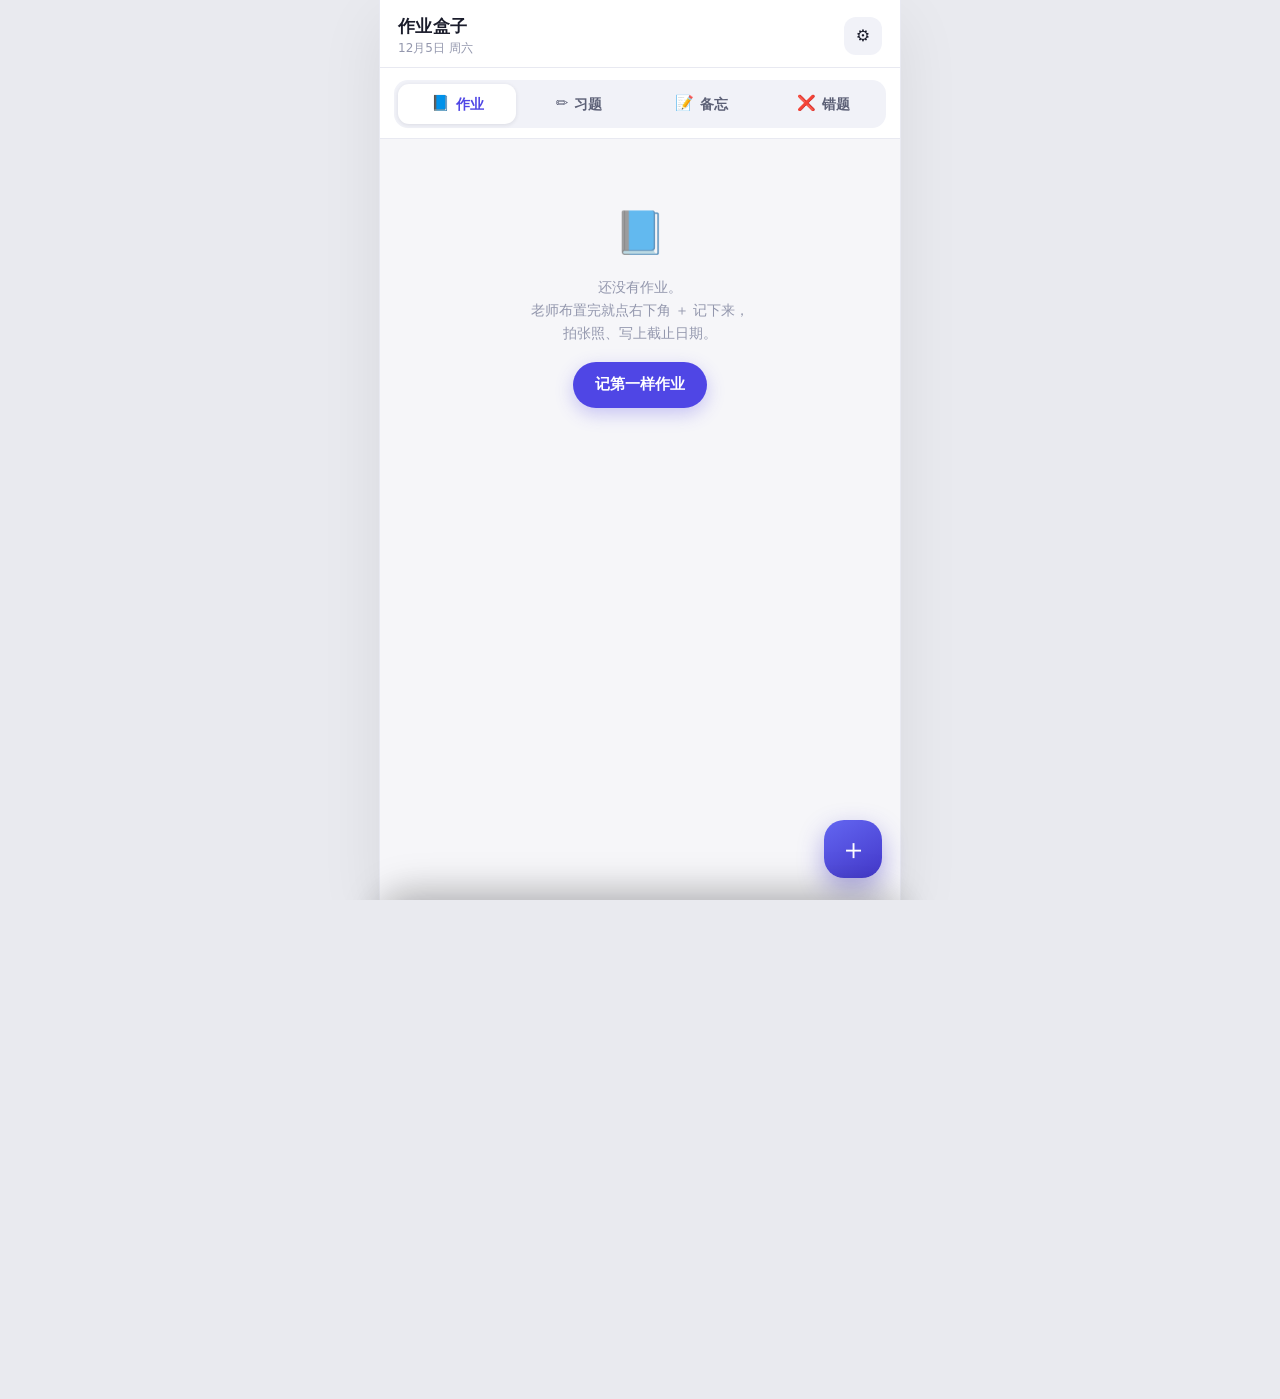
<file: zuoyebox/index.html>
<!DOCTYPE html>
<html lang="zh-CN">
<head>
<meta charset="utf-8">
<meta name="viewport" content="width=device-width, initial-scale=1, viewport-fit=cover, user-scalable=no">
<meta name="theme-color" content="#4f46e5">
<meta name="color-scheme" content="light dark">
<meta name="description" content="作业盒子 —— 完全离线的作业与课上习题收纳">
<!-- 完全离线：禁止一切外部资源，绝不联网。
     PWA 版需要放开 manifest / service worker，由 pwa/build-pwa.js 在构建时
     用放松版【替换】这一行（不能追加：多条 CSP 叠加生效，旧的那条会拦死）。 -->
<meta http-equiv="Content-Security-Policy" content="default-src 'none'; style-src 'unsafe-inline'; script-src 'unsafe-inline'; img-src data: 'self'; manifest-src 'self'; worker-src 'self'; connect-src 'none'; form-action 'none'; base-uri 'none'">
<!-- PWA 声明：由 pwa/build-pwa.js 注入。通过 file:// 打开时这些会被忽略。 -->
<link rel="manifest" href="manifest.json">
<link rel="icon" type="image/svg+xml" href="icon.svg">
<link rel="apple-touch-icon" href="icon-192.png">
<title>作业盒子</title>
<style>
/* ============================ 设计变量 ============================ */
:root{
  --bg:#f6f6f9; --card:#ffffff; --ink:#1a1c2b; --ink-2:#5c6076; --ink-3:#9397ad;
  --line:#e8e9f1; --line-2:#f1f2f8;
  --accent:#4f46e5; --accent-2:#4338ca; --accent-soft:#eef0fe;
  --danger:#dc2f3c; --danger-soft:#fdecec; --danger-line:#f5c2c7;
  --warn:#c2740a; --warn-soft:#fdf4e4; --warn-line:#f0d9a8;
  --ok:#12a150;
  --homework:#4f46e5; --exercise:#0891b2; --memo:#c2740a;
  --r-lg:20px; --r-md:14px; --r-sm:10px;
  --shadow:0 1px 2px rgba(25,28,50,.05), 0 8px 22px rgba(25,28,50,.055);
  --safe-b:env(safe-area-inset-bottom,0px);
  --safe-t:env(safe-area-inset-top,0px);
}
@media (prefers-color-scheme: dark){
  :root{
    --bg:#101119; --card:#1a1c26; --ink:#eceef7; --ink-2:#a2a7be; --ink-3:#767b91;
    --line:#282b39; --line-2:#212431;
    --accent:#7c74f0; --accent-2:#918bf5; --accent-soft:#232441;
    --danger:#ff6b74; --danger-soft:#3a1e21; --danger-line:#5c2b30;
    --warn:#e8b462; --warn-soft:#33280f; --warn-line:#4d3c18;
    --ok:#3ddc84;
    --homework:#7c74f0; --exercise:#22b8d6; --memo:#e8b462;
    --shadow:0 1px 2px rgba(0,0,0,.3), 0 8px 22px rgba(0,0,0,.26);
  }
}
*{box-sizing:border-box;-webkit-tap-highlight-color:transparent}
html,body{height:100%;height:100dvh;margin:0;overflow:hidden}
body{
  background:var(--bg);color:var(--ink);
  font-family:-apple-system,BlinkMacSystemFont,"Segoe UI","PingFang SC","Hiragino Sans GB","Microsoft YaHei",system-ui,sans-serif;
  font-size:15px;line-height:1.45;-webkit-font-smoothing:antialiased;
}
button{font:inherit;color:inherit;background:none;border:0;padding:0;cursor:pointer}
input,textarea{font:inherit;color:inherit}

#app{display:flex;flex-direction:column;height:100%;height:100dvh;max-width:520px;margin:0 auto;position:relative;background:var(--bg)}
@media (min-width:560px){
  body{background:#e9eaef}
  #app{box-shadow:0 0 0 1px var(--line), 0 20px 60px rgba(0,0,0,.08)}
}
@media (prefers-color-scheme: dark) and (min-width:560px){ body{background:#0a0b11} }

/* ============================ 顶栏 ============================ */
.topbar{
  padding:calc(var(--safe-t) + 14px) 18px 10px;background:var(--card);
  display:flex;align-items:center;justify-content:space-between;gap:10px;
  border-bottom:1px solid var(--line);
}
.topbar h1{margin:0;font-size:17px;font-weight:700;letter-spacing:.3px}
.topbar .sub{font-size:12px;color:var(--ink-3);margin-top:1px}
.icon-btn{width:38px;height:38px;border-radius:12px;display:grid;place-items:center;background:var(--line-2);font-size:16px}
.icon-btn:active{transform:scale(.94)}

/* ============================ 提醒横幅 ============================ */
.banner{
  display:flex;gap:10px;align-items:flex-start;margin:12px 14px 0;padding:12px 14px;
  border-radius:var(--r-md);border:1px solid transparent;font-size:13.5px;line-height:1.5;
}
.banner.danger{background:var(--danger-soft);border-color:var(--danger-line);color:var(--danger)}
.banner.warn{background:var(--warn-soft);border-color:var(--warn-line);color:var(--warn)}
.banner .ico{font-size:16px;line-height:1.3}
.banner b{font-weight:700}
.banner .d{font-size:12px;opacity:.85;margin-top:2px}
@media (prefers-color-scheme: dark){
  .banner.danger{color:#ff9ba2} .banner.warn{color:#efc17e}
}

/* ============================ 分段切换 ============================ */
.segwrap{padding:12px 14px 10px;background:var(--card);border-bottom:1px solid var(--line)}
.seg{display:flex;gap:4px;background:var(--line-2);border-radius:14px;padding:4px}
.seg button{
  flex:1;display:flex;align-items:center;justify-content:center;gap:6px;
  padding:9px 6px;border-radius:11px;font-size:14px;font-weight:600;color:var(--ink-2);
  transition:.16s;
}
.seg button.on{background:var(--card);color:var(--accent);box-shadow:0 1px 4px rgba(25,28,50,.1)}
.seg button .n{
  font-size:11.5px;font-weight:700;background:var(--line);color:var(--ink-2);
  min-width:19px;height:19px;line-height:19px;border-radius:99px;padding:0 5px;text-align:center;
}
.seg button.on .n{background:var(--accent);color:#fff}
.seg button .e{font-size:15px}

/* ============================ 错题：科目条 / 原因 / 星级 ============================ */
.subjwrap{display:none;padding:0 14px 10px;background:var(--card);border-bottom:1px solid var(--line)}
.subjwrap.show{display:block}
.subjbar{display:flex;gap:6px;overflow-x:auto;padding:2px 0;-webkit-overflow-scrolling:touch}
.subjbar::-webkit-scrollbar{display:none}
.subjchip{
  flex:0 0 auto;display:flex;align-items:center;gap:5px;
  padding:7px 12px;border-radius:99px;border:1px solid var(--line);
  background:var(--line-2);color:var(--ink-2);font-size:13px;font-weight:600;
}
.subjchip.on{background:var(--accent);border-color:var(--accent);color:#fff}
.subjchip .n{font-size:11.5px;opacity:.8}

.reason-grid{display:flex;flex-wrap:wrap;gap:6px;margin-top:2px}
.reasonbtn{
  display:flex;align-items:center;gap:5px;
  padding:8px 11px;border-radius:11px;border:1px solid var(--line);
  background:var(--line-2);color:var(--ink-2);font-size:13px;font-weight:600;
}
.reasonbtn.on{border-color:var(--accent);background:var(--accent-soft);color:var(--accent)}

.star-row{display:flex;gap:8px;align-items:center}
.star{font-size:26px;line-height:1;color:var(--line);background:none;border:0;padding:2px 0}
.star.on{color:#f0a92a}

/* 错题卡片 */
.mcard{background:var(--card);border-radius:14px;padding:12px 14px;margin-bottom:8px;box-shadow:var(--shadow)}
.mcard .top{display:flex;gap:11px}
.mcard .thumb{
  flex:0 0 68px;width:68px;height:68px;border-radius:11px;overflow:hidden;background:var(--line-2);
  display:grid;place-items:center;font-size:22px;color:var(--ink-3);
}
.mcard .thumb img{width:100%;height:100%;object-fit:cover}
.mcard .body{flex:1;min-width:0}
.mcard .chap{font-weight:700;font-size:14px;line-height:1.35}
.mcard .meta{display:flex;flex-wrap:wrap;gap:6px;margin-top:6px}
.mcard .tag{font-size:11.5px;padding:3px 9px;border-radius:99px;background:var(--line-2);color:var(--ink-2);font-weight:600}
.mcard .tag.reason{background:var(--accent-soft);color:var(--accent)}
.mcard .stars{font-size:13px;color:#f0a92a;letter-spacing:1px}
.mcard .note{font-size:12.5px;color:var(--ink-3);margin-top:6px;line-height:1.5;
  white-space:nowrap;overflow:hidden;text-overflow:ellipsis}
.subjrow{display:flex;align-items:center;gap:10px;padding:11px 2px;border-bottom:1px solid var(--line-2)}
.subjrow .nm{flex:1;font-size:14px;font-weight:600}
.subjrow .ct{font-size:12px;color:var(--ink-3)}
.subjrow .del{font-size:12.5px;color:var(--danger);font-weight:600;padding:6px 10px;background:none;border:0}
.mgroup-head{
  display:flex;align-items:center;justify-content:space-between;
  padding:10px 4px 7px;font-size:13px;font-weight:700;color:var(--ink-2);
}

/* ============================ 滚动区 ============================ */
.scroll{flex:1;overflow-y:auto;-webkit-overflow-scrolling:touch;padding:12px 14px 96px}
.scroll::-webkit-scrollbar{width:0}

/* ============================ 分组 ============================ */
.group{margin-bottom:16px}
.group-head{
  display:flex;align-items:center;gap:8px;padding:0 4px 8px;
  font-size:12.5px;font-weight:600;color:var(--ink-3);
}
.group-head .dot{width:7px;height:7px;border-radius:99px;background:var(--ink-3)}
.group-head.danger{color:var(--danger)} .group-head.danger .dot{background:var(--danger)}
.group-head.warn{color:var(--warn)} .group-head.warn .dot{background:var(--warn)}
.group-head .cnt{margin-left:auto;font-weight:500;opacity:.75}
/* 已完成折叠区 */
details.collapsed{margin-bottom:16px}
details.collapsed>summary{
  list-style:none;cursor:pointer;padding:8px 4px;border-radius:10px;
}
details.collapsed>summary::-webkit-details-marker{display:none}
details.collapsed>summary:active{background:var(--line-2)}
details.collapsed>summary .dot{background:var(--ink-3);opacity:.6}
details.collapsed[open]>summary{margin-bottom:2px}

/* ============================ 条目卡片 ============================ */
.item{
  display:flex;gap:11px;align-items:flex-start;background:var(--card);
  border-radius:var(--r-md);padding:12px;margin-bottom:8px;box-shadow:var(--shadow);
  border-left:3px solid transparent;position:relative;
}
.item.tone-danger{border-left-color:var(--danger)}
.item.tone-warn{border-left-color:var(--warn)}
.item.tone-accent{border-left-color:var(--accent)}
.item.done{opacity:.55}
.item.done .t{text-decoration:line-through;text-decoration-color:var(--ink-3)}

.tick{
  flex:0 0 26px;width:26px;height:26px;border-radius:9px;border:2px solid var(--line);
  display:grid;place-items:center;margin-top:1px;font-size:14px;color:transparent;
  transition:.15s;
}
.tick:active{transform:scale(.9)}
.item.done .tick{background:var(--ok);border-color:var(--ok);color:#fff}

.item .body{flex:1;min-width:0}
.item .t{font-size:15px;font-weight:600;line-height:1.35;word-break:break-word}
/* 没写标题时，用正文第一行当标题（.untitled 这个类名不能叫 empty：
   .empty 是空状态提示的样式，带 padding:52px 20px，会把这个标题撑得很高
   —— 实测无标题备忘卡片被撑到 236px，真正的元凶就是这个 class 撞名）。 */
.item .t.untitled{
  color:var(--ink-3);font-weight:500;
  display:block;white-space:nowrap;overflow:hidden;text-overflow:ellipsis;
}
.item .n{
  font-size:12.5px;color:var(--ink-3);margin-top:3px;
  display:-webkit-box;-webkit-line-clamp:2;-webkit-box-orient:vertical;overflow:hidden;
  white-space:pre-wrap;word-break:break-word;
}
.item .meta{display:flex;align-items:center;gap:7px;margin-top:7px;flex-wrap:wrap}
.chip{
  display:inline-flex;align-items:center;gap:4px;font-size:11.5px;font-weight:600;
  padding:2px 8px;border-radius:99px;background:var(--line-2);color:var(--ink-2);
}
.chip.danger{background:var(--danger-soft);color:var(--danger)}
.chip.warn{background:var(--warn-soft);color:var(--warn)}
.chip.calm{background:var(--line-2);color:var(--ink-2)}
.chip .d{opacity:.7;font-weight:500}
.chip.ph{background:var(--accent-soft);color:var(--accent)}

.thumbs{display:flex;gap:5px;margin-top:8px;flex-wrap:wrap}
.thumbs img{
  width:52px;height:52px;object-fit:cover;border-radius:9px;border:1px solid var(--line);
  background:var(--line-2);
}
.thumbs .more{
  width:52px;height:52px;border-radius:9px;background:var(--line-2);display:grid;place-items:center;
  font-size:12px;font-weight:600;color:var(--ink-2);
}

/* ============================ 空状态 ============================ */
.empty{text-align:center;padding:52px 20px;color:var(--ink-3)}
.empty .big{font-size:42px;margin-bottom:12px;opacity:.6}
.empty p{margin:0 0 18px;font-size:13.5px;line-height:1.7}
.btn-primary{
  background:var(--accent);color:#fff;font-weight:600;font-size:14.5px;
  padding:12px 22px;border-radius:99px;box-shadow:0 6px 18px rgba(79,70,229,.28);
}
.btn-primary:active{transform:scale(.97)}

/* ============================ 悬浮按钮 ============================ */
.fab{
  position:absolute;right:18px;bottom:calc(22px + var(--safe-b));z-index:30;
  width:58px;height:58px;border-radius:20px;display:grid;place-items:center;
  background:linear-gradient(150deg,#6366f1,#4338ca);color:#fff;font-size:29px;font-weight:300;
  box-shadow:0 10px 26px rgba(67,56,202,.4);line-height:1;transition:transform .16s,opacity .16s;
}
.fab:active{transform:scale(.9)}
.fab.hide{opacity:0;pointer-events:none;transform:scale(.6)}

/* ============================ 弹层 ============================ */
.mask{
  position:absolute;inset:0;background:rgba(18,20,40,.44);z-index:40;opacity:0;pointer-events:none;
  transition:opacity .22s;backdrop-filter:blur(2px);-webkit-backdrop-filter:blur(2px);
}
.mask.show{opacity:1;pointer-events:auto}
.sheet{
  position:absolute;left:0;right:0;bottom:0;z-index:50;background:var(--card);
  border-radius:24px 24px 0 0;padding:8px 16px calc(12px + var(--safe-b));
  transform:translateY(102%);transition:transform .3s cubic-bezier(.22,.9,.25,1);
  max-height:94%;overflow-y:auto;box-shadow:0 -10px 40px rgba(0,0,0,.18);
  overscroll-behavior:contain;
}
.sheet.show{transform:translateY(0)}
.sheet-handle{width:38px;height:4px;border-radius:99px;background:var(--line);margin:2px auto 10px}
.sheet-head{display:flex;align-items:center;justify-content:space-between;margin-bottom:10px}
.sheet-head .st{font-size:15px;font-weight:700}
.sheet-head .cancel{font-size:14px;color:var(--ink-2);padding:6px 8px;border-radius:8px;min-width:44px}
.sheet-head .cancel:active{background:var(--line-2)}
#sheetDelete{text-align:left;color:var(--danger);font-weight:500}
#sheetCancel{text-align:right}

.field{margin-bottom:11px}
.field label{display:block;font-size:12px;color:var(--ink-3);margin-bottom:5px;font-weight:500}
.field input,.field textarea{
  width:100%;border:1px solid var(--line);background:var(--line-2);border-radius:var(--r-md);
  padding:10px 12px;font-size:15px;outline:none;resize:none;
}
.field input:focus,.field textarea:focus{border-color:var(--accent);background:var(--accent-soft)}
.field textarea{min-height:78px;line-height:1.5;font-size:14.5px}
.field input::placeholder,.field textarea::placeholder{color:var(--ink-3)}

.kindrow{display:flex;gap:7px;margin-bottom:11px}
.kindbtn{
  flex:1;display:flex;align-items:center;justify-content:center;gap:6px;
  padding:9px;border-radius:var(--r-md);background:var(--line-2);border:1.5px solid transparent;
  font-size:13.5px;font-weight:600;color:var(--ink-2);
}
.kindbtn.on{border-color:var(--accent);background:var(--accent-soft);color:var(--accent)}
.kindbtn[data-kind="exercise"].on{border-color:var(--exercise);color:var(--exercise);background:rgba(8,145,178,.1)}
@media (prefers-color-scheme: dark){ .kindbtn[data-kind="exercise"].on{background:rgba(34,184,214,.14)} }

.photo-label{display:flex;align-items:center;justify-content:space-between;margin-bottom:6px}
.photo-label span{font-size:12px;color:var(--ink-3);font-weight:500}
.photo-grid{display:grid;grid-template-columns:repeat(4,1fr);gap:7px}
.photo-cell{
  position:relative;aspect-ratio:1;border-radius:11px;overflow:hidden;border:1px solid var(--line);
  background:var(--line-2);
}
.photo-cell img{width:100%;height:100%;object-fit:cover;display:block}
.photo-cell .rm{
  position:absolute;top:3px;right:3px;width:21px;height:21px;border-radius:99px;
  background:rgba(20,22,40,.72);color:#fff;font-size:13px;display:grid;place-items:center;line-height:1;
}
.photo-add{
  aspect-ratio:1;border-radius:11px;border:1.5px dashed var(--line);background:var(--line-2);
  display:flex;flex-direction:column;align-items:center;justify-content:center;gap:2px;
  font-size:11px;color:var(--ink-3);font-weight:500;
}
.photo-add .p{font-size:19px;line-height:1}
.photo-add:active{background:var(--accent-soft);border-color:var(--accent);color:var(--accent)}

.sheet-actions{display:flex;gap:8px;margin-top:14px}
.btn-save{
  flex:1;background:var(--accent);color:#fff;font-weight:600;font-size:15px;
  padding:13px;border-radius:var(--r-md);box-shadow:0 6px 16px rgba(79,70,229,.26);
}
.btn-save:active{transform:scale(.98)}
.btn-done{
  flex:0 0 auto;padding:13px 16px;border-radius:var(--r-md);background:var(--line-2);
  font-size:14px;font-weight:600;color:var(--ink-2);border:1px solid var(--line);
}
.btn-done.is-done{background:var(--ok);border-color:var(--ok);color:#fff}

/* ============================ 照片查看（可缩放） ============================ */
.viewer{
  position:absolute;inset:0;z-index:70;background:rgba(10,11,20,.96);
  display:none;flex-direction:column;
}
.viewer.show{display:flex}
.viewer .vhead{
  display:flex;align-items:center;justify-content:space-between;
  padding:calc(var(--safe-t) + 12px) 16px 10px;color:#fff;font-size:14px;
}
.viewer .vhead button{color:#fff;font-size:15px;padding:6px 10px;border-radius:8px}
.viewer .vhead button:active{background:rgba(255,255,255,.16)}
.viewer .vhead .zoomtag{
  font-size:12px;color:rgba(255,255,255,.65);margin-left:6px;
}
/* 触摸区：overflow:hidden 让放大后的图不会溢出到别处 */
.vbody{
  flex:1;position:relative;overflow:hidden;min-height:0;
  touch-action:none;                    /* 自己处理手势，别让浏览器抢去滚动 */
  -webkit-user-select:none;user-select:none;
  display:flex;align-items:center;justify-content:center;
  cursor:grab;
}
.vbody:active{cursor:grabbing}
/* transform-origin 必须在中心：缩放平移的数学都按「相对容器中心」推导 */
.vbody img{
  max-width:100%;max-height:100%;object-fit:contain;display:block;
  transform-origin:center center;
  will-change:transform;
  -webkit-user-drag:none;
}
.viewer .vfoot{
  display:flex;gap:7px;justify-content:center;align-items:center;
  padding:12px 12px calc(14px + var(--safe-b));flex-wrap:wrap;
}
.viewer .vfoot button{
  color:#fff;background:rgba(255,255,255,.14);padding:9px 14px;border-radius:99px;
  font-size:13px;white-space:nowrap;
}
.viewer .vfoot button:active{background:rgba(255,255,255,.26)}
.viewer .vfoot .zbtn{
  background:rgba(255,255,255,.2);min-width:44px;padding:9px 12px;font-size:16px;font-weight:600;
}
/* 提示单独占一行，且用负 margin 抵消 flex 的 gap，
   否则它会被当成第 5 个按钮参与换行，把「上一张/下一张」挤到下一行去。 */
.viewer .vfoot .hint{
  flex:0 0 100%;width:100%;text-align:center;color:rgba(255,255,255,.5);
  font-size:11px;margin-top:6px;
}

/* ============================ 备忘录 ============================ */
.seg button[data-kind="memo"].on{color:var(--memo)}
.seg button[data-kind="memo"].on .n{background:var(--memo)}
.kindbtn[data-kind="memo"].on{border-color:var(--memo);color:var(--memo);background:rgba(194,116,10,.1)}
@media (prefers-color-scheme: dark){ .kindbtn[data-kind="memo"].on{background:rgba(232,180,98,.14)} }

/* 搜索栏（只在备忘录区显示） */
.searchwrap{
  display:none;padding:0 14px 10px;background:var(--card);border-bottom:1px solid var(--line);
}
.searchwrap.show{display:block}
.searchbox{
  display:flex;align-items:center;gap:8px;background:var(--line-2);
  border:1px solid var(--line);border-radius:12px;padding:8px 12px;
}
.searchbox:focus-within{border-color:var(--accent);background:var(--accent-soft)}
.searchbox .ico{font-size:14px;color:var(--ink-3)}
.searchbox input{
  flex:1;min-width:0;border:0;background:transparent;outline:none;font-size:14px;
}
.searchbox input::placeholder{color:var(--ink-3)}
.searchbox .clr{
  font-size:12px;color:var(--accent);font-weight:600;padding:4px 8px;border-radius:8px;display:none;
}
.searchbox .clr.show{display:block}
.searchbox .clr:active{background:var(--accent-soft)}
/* 搜索结果的计数提示 */
.searchinfo{
  padding:8px 18px 0;font-size:12.5px;color:var(--ink-3);
}
/* 备忘录卡片：正文按原文换行，保留空行 */
/* 备忘录卡片：正文按原文换行，允许比作业说明多几行 */
.item .n.memo{
  -webkit-line-clamp:4;line-height:1.6;color:var(--ink-2);font-size:13px;
}
/* 没写标题时，正文用第一行当标题，剩下的行数要少一点 ——
   否则一条只有一句话的备忘会被撑到很高的卡片，中间全是空白（实测踩过）。 */
.item .n.memo.loose{-webkit-line-clamp:2}
.item .memo-mark{
  font-size:11px;color:var(--memo);font-weight:600;
}

/* ============================ 提示条 ============================ */
.toast{
  position:absolute;left:50%;bottom:calc(96px + var(--safe-b));transform:translate(-50%,14px);
  background:rgba(24,26,45,.95);color:#fff;font-size:13.5px;padding:10px 18px;border-radius:99px;
  z-index:90;opacity:0;pointer-events:none;transition:.22s;max-width:88%;text-align:center;
}
.toast.show{opacity:1;transform:translate(-50%,0)}
.toast.err{background:rgba(200,45,55,.96)}

/* ============================ 矮屏自适应 ============================ */
@media (max-height:720px){
  .field textarea{min-height:60px}
  .sheet-handle{margin-bottom:7px}
  .sheet-head{margin-bottom:8px}
  .field{margin-bottom:9px}
}
</style>
</head>
<body>
<div id="app">

  <header class="topbar">
    <div>
      <h1>作业盒子</h1>
      <div class="sub" id="todayLine">—</div>
    </div>
    <button class="icon-btn" id="btnData" title="数据与备份">⚙️</button>
  </header>

  <div id="bannerHost"></div>

  <div class="segwrap">
    <div class="seg" id="seg">
      <button data-kind="homework" class="on"><span class="e">📘</span>作业<span class="n" id="cntHomework">0</span></button>
      <button data-kind="exercise"><span class="e">✏️</span>习题<span class="n" id="cntExercise">0</span></button>
      <button data-kind="memo"><span class="e">📝</span>备忘<span class="n" id="cntMemo">0</span></button>
      <button data-kind="mistake"><span class="e">❌</span>错题<span class="n" id="cntMistake">0</span></button>
    </div>
  </div>

  <!-- 科目条：只有「错题」区显示。错题按科目分开，不混在一起 -->
  <div class="subjwrap" id="subjWrap">
    <div class="subjbar" id="subjBar"></div>
  </div>

  <!-- 搜索：只在备忘录区显示。想法一多就需要找得回来。 -->
  <div class="searchwrap" id="searchWrap">
    <div class="searchbox">
      <span class="ico">🔍</span>
      <input type="search" id="searchInput" placeholder="搜标题或内容…" autocomplete="off" enterkeyhint="search">
      <button class="clr" id="searchClear">清空</button>
    </div>
  </div>

  <main class="scroll" id="scroll"></main>

  <button class="fab" id="fab" title="添加">＋</button>

  <!-- ==================== 添加 / 编辑弹层 ==================== -->
  <div class="mask" id="mask"></div>
  <div class="sheet" id="sheet">
    <div class="sheet-handle"></div>
    <div class="sheet-head">
      <button class="cancel" id="sheetDelete" style="display:none">删除</button>
      <span class="st" id="sheetTitle">添加作业</span>
      <button class="cancel" id="sheetCancel">取消</button>
    </div>

    <div class="kindrow" id="kindRow">
      <button class="kindbtn on" data-kind="homework">📘 作业</button>
      <button class="kindbtn" data-kind="exercise">✏️ 习题</button>
      <button class="kindbtn" data-kind="memo">📝 备忘</button>
      <button class="kindbtn" data-kind="mistake">❌ 错题</button>
    </div>

    <div class="field">
      <label for="titleInput" id="titleLabel">这是什么</label>
      <input type="text" id="titleInput" maxlength="60" placeholder="比如：数学练习册 P32" autocomplete="off">
    </div>

    <div class="field" id="dueField">
      <label for="dueInput">截止日期（选填）</label>
      <input type="date" id="dueInput">
    </div>

    <div class="field">
      <label for="noteInput" id="noteLabel">文字说明（选填）</label>
      <textarea id="noteInput" maxlength="5000" placeholder="比如：第 1-5 题，明天上课要交；或者题目要求抄下来"></textarea>
    </div>

    <div class="field" style="margin-bottom:6px">
      <div class="photo-label">
        <span id="photoLabel">照片（拍的作业 / 黑板 / 题目）</span>
        <span id="photoCount">0 / 30</span>
      </div>
      <div class="photo-grid" id="photoGrid"></div>
    </div>

    <!-- ==================== 错题专有字段（只在 kind=mistake 时显示） ==================== -->
    <div id="mistakeFields" style="display:none">
      <div class="field">
        <label for="mSubject">科目</label>
        <select id="mSubject"></select>
      </div>

      <div class="field">
        <label for="mChapter">第几章 / 什么主题（选填）</label>
        <input type="text" id="mChapter" maxlength="60" placeholder="比如：第3章 一元二次方程" autocomplete="off">
      </div>

      <div class="field">
        <label>错误原因（选一个）</label>
        <div class="reason-grid" id="reasonGrid"></div>
        <div id="reasonNoteBox" style="display:none;margin-top:8px">
          <input type="text" id="mReasonNote" maxlength="200" placeholder="具体是什么原因？" autocomplete="off">
        </div>
      </div>

      <div class="field">
        <label>重要程度</label>
        <div class="star-row" id="starRow"></div>
      </div>
    </div>

    <div class="sheet-actions">
      <button class="btn-done" id="btnDone">标记完成</button>
      <button class="btn-save" id="btnSave">保存</button>
    </div>

    <input type="file" id="fileCamera" accept="image/*" capture="environment" multiple style="display:none">
    <input type="file" id="fileGallery" accept="image/*" multiple style="display:none">
  </div>

  <!-- ==================== 照片查看（支持双指缩放 / 双击放大 / 拖动） ==================== -->
  <div class="viewer" id="viewer">
    <div class="vhead">
      <span><span id="viewerTitle">照片</span><span class="zoomtag" id="viewerZoom"></span></span>
      <button id="viewerClose">关闭</button>
    </div>
    <div class="vbody" id="viewerBody"><img id="viewerImg" alt="" draggable="false"></div>
    <div class="vfoot">
      <button class="zbtn" id="viewerZoomOut" title="缩小">−</button>
      <button class="zbtn" id="viewerZoomReset" title="还原">1:1</button>
      <button class="zbtn" id="viewerZoomIn" title="放大">＋</button>
      <button id="viewerPrev">‹ 上一张</button>
      <button id="viewerNext">下一张 ›</button>
      <div class="hint">双指缩放 · 双击放大/还原 · 放大后拖动看图</div>
    </div>
  </div>

  <!-- ==================== 数据弹层 ==================== -->
  <div class="mask" id="mask2"></div>
  <div class="sheet" id="sheet2">
    <div class="sheet-handle"></div>
    <div class="sheet-head">
      <span class="st">数据与备份</span>
      <button class="cancel" id="dataCancel">关闭</button>
    </div>
    <div id="dataBody"></div>
  </div>

  <div class="toast" id="toast"></div>
</div>

<script>
/* ==========================================================================
 * 作业盒子 —— 单文件离线应用
 * 结构：① 逻辑层(inline)  ② 状态与存储  ③ 图片压缩  ④ 渲染  ⑤ 事件
 * 无网络请求、无外部依赖、无第三方脚本。
 * ========================================================================== */
/* ---------------------------------------------------------------------------
 * 以下为逻辑层（由 homework-app/logic.js 自动内联，请勿直接在此修改）。
 * 单元测试：homework-app/test-logic.js（241 项）
 * ------------------------------------------------------------------------- */
/* ===========================================================================
 * 作业盒子 —— 纯逻辑层（不依赖 DOM / 网络）
 *
 * 两个区：
 *   homework 作业 —— 有标题、说明、照片、截止日期、完成状态
 *   exercise 习题 —— 只有标题、说明、照片（上课拍的题，没有截止日期）
 *
 * 金额那类浮点精度问题这里没有，但日期计算是核心，全部按「本地日期字符串」
 * （YYYY-MM-DD）处理，绝不用 Date 时间戳做跨天比较，避免时区/夏令时误差。
 * =========================================================================== */
(function (root, factory) {
  var api = factory();
  if (typeof module === 'object' && module.exports) module.exports = api;
  root.HomeworkLogic = api;
})(typeof globalThis !== 'undefined' ? globalThis : this, function () {
  'use strict';

  var KINDS = {
    homework: { key: 'homework', name: '作业', emoji: '📘', hasDue: true },
    exercise: { key: 'exercise', name: '习题', emoji: '✏️', hasDue: false },
    memo: { key: 'memo', name: '备忘录', emoji: '📝', hasDue: false, isMemo: true },
    // 错题：有科目/章节/错误原因/星级，图片最多 3 张
    mistake: { key: 'mistake', name: '错题', emoji: '❌', hasDue: false, isMistake: true }
  };

  /** 合法的 kind 值，用于校验与规范化 */
  var KIND_KEYS = ['homework', 'exercise', 'memo', 'mistake'];

  /**
   * 错误原因：固定 5 个。
   * `needNote: true` 表示选这一项必须补充说明 —— 否则"其他"等于没信息。
   */
  var MISTAKE_REASONS = [
    { key: 'no_idea', name: '没有思路', emoji: '🤯', hint: '完全不知道怎么下手' },
    { key: 'stuck', name: '某一步卡住', emoji: '🧩', hint: '大方向对，中间某步过不去' },
    { key: 'calc', name: '计算出错', emoji: '🔢', hint: '思路对，算错了' },
    { key: 'careless', name: '题目没看仔细', emoji: '👀', hint: '审题问题' },
    { key: 'other', name: '其他', emoji: '💬', hint: '写清是什么原因', needNote: true }
  ];
  var REASON_KEYS = MISTAKE_REASONS.map(function (r) { return r.key; });

  /**
   * 默认科目（大学向，可按需增删）。
   * 「其他」是保底科目：删科目时，属于它的错题会被挪到这里，所以它不可删。
   */
  var SUBJECT_FALLBACK = '其他';
  var DEFAULT_SUBJECTS = ['高等数学', '线性代数', '概率论与数理统计', '大学物理', '大学英语', '程序设计', SUBJECT_FALLBACK];

  var MAX_CHAPTER = 60;          // 章节标题
  var MAX_REASON_NOTE = 200;     // 「其他」的补充说明
  var MAX_SUBJECT = 20;          // 单个科目名长度
  var MAX_SUBJECTS = 30;         // 科目数量上限
  var MAX_STARS = 5;


  var DATA_VERSION = 1;

  /** 单张照片的体积上限（字符数）。压缩后一般 10 万~30 万，这里留足余量。 */
  var MAX_PHOTO_CHARS = 3000000;
  var MAX_PHOTOS = 30;
  var MAX_TITLE = 60;
  var MAX_NOTE = 2000;
  var MAX_CAPTION = 40;
  /** 单条备忘录正文上限：比作业说明长得多，因为备忘录就是拿来写东西的 */
  var MAX_MEMO = 5000;

  /* ----------------------------- 日期工具 ----------------------------- */

  function pad2(n) { return (n < 10 ? '0' : '') + n; }

  /** Date -> 'YYYY-MM-DD'（本地时间，不用 toISOString 以免时区偏移） */
  function toDateKey(d) {
    return d.getFullYear() + '-' + pad2(d.getMonth() + 1) + '-' + pad2(d.getDate());
  }

  /** 'YYYY-MM-DD' -> Date（本地零点）；非法返回 null */
  function fromDateKey(s) {
    if (typeof s !== 'string') return null;
    var m = /^(\d{4})-(\d{2})-(\d{2})$/.exec(s.trim());
    if (!m) return null;
    var y = +m[1], mo = +m[2], da = +m[3];
    if (mo < 1 || mo > 12 || da < 1 || da > 31) return null;
    var d = new Date(y, mo - 1, da);
    // 拒绝 2 月 31 日这类被自动进位的日期
    if (d.getFullYear() !== y || d.getMonth() !== mo - 1 || d.getDate() !== da) return null;
    return d;
  }

  function isValidDateKey(s) { return fromDateKey(s) !== null; }

  /**
   * 两个日期相差几天（b - a）。
   * 用「本地零点」的差值再四舍五入，这样跨夏令时也不会差一天的错。
   */
  function daysBetween(aKey, bKey) {
    var a = fromDateKey(aKey), b = fromDateKey(bKey);
    if (!a || !b) return null;
    return Math.round((b - a) / 86400000);
  }

  /** 还有几天到期（负数=已过期）。dueKey 为空返 null */
  function daysUntil(dueKey, todayKey) {
    if (!isValidDateKey(dueKey)) return null;
    return daysBetween(todayKey, dueKey);
  }

  /* ----------------------------- 截止状态 ----------------------------- */

  /**
   * 把一个截止日期翻译成手机上好读的状态。
   * 返回 { level, text, short, overdue, urgent }
   *   level: none | overdue | today | tomorrow | soon | week | later
   */
  function dueStatus(dueKey, todayKey) {
    if (!isValidDateKey(dueKey)) {
      return { level: 'none', text: '', short: '', overdue: false, urgent: false, days: null };
    }
    var days = daysUntil(dueKey, todayKey);
    var d = fromDateKey(dueKey);

    if (days < 0) {
      var late = -days;
      return {
        level: 'overdue', days: days, overdue: true, urgent: true,
        text: late === 1 ? '昨天就到期了' : '已过 ' + late + ' 天',
        short: '逾期 ' + late + ' 天'
      };
    }
    if (days === 0) return { level: 'today', days: 0, overdue: false, urgent: true, text: '今天截止', short: '今天' };
    if (days === 1) return { level: 'tomorrow', days: 1, overdue: false, urgent: true, text: '明天截止', short: '明天' };
    if (days === 2) return { level: 'soon', days: 2, overdue: false, urgent: true, text: '后天截止', short: '后天' };
    if (days <= 7) return { level: 'soon', days: days, overdue: false, urgent: true, text: '还有 ' + days + ' 天', short: days + ' 天后' };
    if (days <= 30) return { level: 'week', days: days, overdue: false, urgent: false, text: '还有 ' + days + ' 天', short: days + ' 天后' };
    return {
      level: 'later', days: days, overdue: false, urgent: false,
      text: (d.getMonth() + 1) + '月' + d.getDate() + '日截止',
      short: (d.getMonth() + 1) + '/' + d.getDate()
    };
  }

  /**
   * ⭐ 带「完成状态」的截止状态 —— **界面应该用这个，而不是裸的 dueStatus**。
   *
   * 修的是一个真实 bug：作业一旦标了完成，卡片上还是显示「🗓 逾期 12 天」，
   * 而且这个天数**天天在涨**（已完成的作业永远"越来越逾期"）。
   * 原因是 dueStatus 只接收 (due, today)，**根本不知道它已经完成了**。
   *
   * 现在的语义：
   *   · 已完成 → 不显示逾期、不算紧急，short 给一个中性的「已完成」
   *     （截止日期本身仍由界面单独显示，因为"哪天交的"仍然是有用信息）
   *   · 未完成 → 完全走原来的 dueStatus
   *
   * 为什么保留原来的 dueStatus 不动：
   *   它是纯日期计算（"这个日期相对今天是什么状态"），语义单一、好测。
   *   把"完成状态"混进去会让它既要管日期又要管业务，反而更难维护。
   */
  function dueStatusForItem(item, todayKey) {
    var st = dueStatus(item && item.due, todayKey);
    if (item && item.done) {
      return {
        level: 'done', days: st.days,
        overdue: false,        // ← 关键：已完成就不再算逾期
        urgent: false,         // ← 也不再算紧急
        text: '已完成', short: '已完成'
      };
    }
    return st;
  }

  /**
   * 相对日期的人话：今天 / 昨天 / 6月3日
   */
  function relativeDate(dateKey, todayKey) {
    var days = daysUntil(dateKey, todayKey);
    if (days === null) return '';
    if (days === 0) return '今天';
    if (days === -1) return '昨天';
    if (days === 1) return '明天';
    var d = fromDateKey(dateKey);
    if (!d) return dateKey;
    return (d.getMonth() + 1) + '月' + d.getDate() + '日';
  }

  /** 'YYYY-MM-DD' -> '2026年10月7日' */
  function longDate(dateKey) {
    var d = fromDateKey(dateKey);
    if (!d) return '';
    return d.getFullYear() + '年' + (d.getMonth() + 1) + '月' + d.getDate() + '日';
  }

  /* ----------------------------- 数据规范化 ----------------------------- */

  function emptyState() {
    return {
      version: DATA_VERSION,
      items: [],
      // 科目表：错题按科目分组。用户可以增删，但「其他」永远在
      subjects: DEFAULT_SUBJECTS.slice()
    };
  }

  /**
   * 清洗科目表：去空、去重、截断长度、限制数量，保证「其他」一定存在且在最后。
   */
  function cleanSubjects(raw) {
    var out = [];
    var seen = {};
    // 老数据没有 subjects 字段（或空数组）就用默认科目。
    // 之前这里退化成只有「其他」，用户看到的就是"科目只有其他"。
    var list = (Array.isArray(raw) && raw.length) ? raw : DEFAULT_SUBJECTS.slice();
    for (var i = 0; i < list.length; i++) {
      var s = typeof list[i] === 'string' ? list[i].trim().slice(0, MAX_SUBJECT) : '';
      if (!s) continue;
      if (s === SUBJECT_FALLBACK) continue;          // 「其他」最后统一补
      if (seen[s]) continue;
      if (out.length >= MAX_SUBJECTS - 1) break;
      seen[s] = true;
      out.push(s);
    }
    out.push(SUBJECT_FALLBACK);
    return out;
  }

  var uidCounter = 0;
  function uid(prefix) {
    uidCounter += 1;
    return (prefix || 'i') + Date.now().toString(36) + uidCounter.toString(36) +
      Math.floor(Math.random() * 1296).toString(36);
  }

  /**
   * 清洗照片数组。
   * 返回 { photos, dropped }：
   *   dropped > 0 表示有照片因为格式不对或太大被丢掉。
   *   ⚠️ 调用方必须把 dropped 变成给用户的提示，否则就是「照片静默消失」。
   */
  function cleanPhotosDetailed(raw) {
    var out = [];
    var dropped = 0;
    // 老数据没有 subjects 字段（或空数组）就用默认科目。
    // 之前这里退化成只有「其他」，用户看到的就是"科目只有其他"。
    var list = Array.isArray(raw) ? raw : [];
    for (var i = 0; i < list.length; i++) {
      var p = list[i];
      if (!p || typeof p !== 'object') { dropped++; continue; }
      var data = typeof p.data === 'string' ? p.data : '';
      // 只接受内嵌图片，绝不接受 http(s) 外链（保证完全离线）
      if (data.indexOf('data:image/') !== 0) { dropped++; continue; }
      if (data.length > MAX_PHOTO_CHARS) { dropped++; continue; }
      if (out.length >= MAX_PHOTOS) { dropped++; continue; }
      out.push({
        id: typeof p.id === 'string' && p.id ? p.id : uid('p'),
        data: data,
        caption: typeof p.caption === 'string' ? p.caption.slice(0, MAX_CAPTION) : '',
        at: typeof p.at === 'number' && isFinite(p.at) ? p.at : 0
      });
    }
    return { photos: out, dropped: dropped };
  }

  /** 只要照片数组的简写（内部使用） */
  function cleanPhotos(raw) { return cleanPhotosDetailed(raw).photos; }

  /** 把 dropped 数量变成一句人话 */
  function droppedMessage(dropped) {
    if (!dropped) return '';
    return dropped === 1
      ? '有 1 张照片没能保存（格式不支持或太大），其他内容已存下'
      : '有 ' + dropped + ' 张照片没能保存（格式不支持或太大），其他内容已存下';
  }

  /**
   * 把任意（可能损坏 / 旧版 / 导入的）对象规范成合法 state。
   * 永不抛异常：坏数据丢弃而不是让整个 App 打不开。
   */
  function normalizeState(raw) {
    var st = emptyState();
    if (!raw || typeof raw !== 'object') return st;

    // 科目表先清洗，因为后面清洗错题时要用它做校验
    st.subjects = cleanSubjects(raw.subjects);
    var hasSubject = {};
    st.subjects.forEach(function (s) { hasSubject[s] = true; });

    var list = Array.isArray(raw.items) ? raw.items : [];
    var seen = {};
    for (var i = 0; i < list.length; i++) {
      var it = list[i];
      if (!it || typeof it !== 'object') continue;

      var kind = KIND_KEYS.indexOf(it.kind) > -1 ? it.kind : 'homework';
      var isMemo = kind === 'memo';
      var isMistake = kind === 'mistake';
      // 备忘录允许写更长的正文
      var noteLimit = isMemo ? MAX_MEMO : MAX_NOTE;
      var title = typeof it.title === 'string' ? it.title.trim().slice(0, MAX_TITLE) : '';
      var photos = cleanPhotos(it.photos);
      var note = typeof it.note === 'string' ? it.note.slice(0, noteLimit) : '';
      // 什么都没有的条目没有意义，丢掉
      if (!title && !note && photos.length === 0) continue;

      // 只有作业才存截止日期
      var due = kind === 'homework' && isValidDateKey(it.due) ? it.due : null;

      var id = typeof it.id === 'string' && it.id ? it.id : uid();
      if (seen[id]) id = uid();
      seen[id] = true;

      var entry = {
        id: id,
        kind: kind,
        title: title,
        note: note,
        due: due,
        photos: photos,
        done: !!it.done,
        createdAt: typeof it.createdAt === 'number' && isFinite(it.createdAt) ? it.createdAt : 0,
        updatedAt: typeof it.updatedAt === 'number' && isFinite(it.updatedAt) ? it.updatedAt : 0,
        doneAt: typeof it.doneAt === 'number' && isFinite(it.doneAt) ? it.doneAt : 0
      };

      /*
       * 错题专有字段。历史数据（或导入的旧数据）可能是任何形状，
       * 这里全部按"不认识就回到安全默认"处理，绝不抛异常：
       *   · subject 不在科目表里 → 归到「其他」
       *   · reason 不在 5 个枚举里 → 'other'
       *   · stars 不在 1~5 → 3（中位数，比 1 星或 5 星更不误导）
       */
      if (isMistake) {
        var subj = typeof it.subject === 'string' ? it.subject.trim().slice(0, MAX_SUBJECT) : '';
        entry.subject = hasSubject[subj] ? subj : SUBJECT_FALLBACK;
        entry.chapter = typeof it.chapter === 'string' ? it.chapter.trim().slice(0, MAX_CHAPTER) : '';
        entry.reason = REASON_KEYS.indexOf(it.reason) > -1 ? it.reason : 'other';
        entry.reasonNote = typeof it.reasonNote === 'string'
          ? it.reasonNote.slice(0, MAX_REASON_NOTE) : '';
        var st5 = Math.round(Number(it.stars));
        entry.stars = (isFinite(st5) && st5 >= 1 && st5 <= MAX_STARS) ? st5 : 3;
      }

      st.items.push(entry);
    }
    st.version = DATA_VERSION;
    return st;
  }

  /* ----------------------------- 查询 ----------------------------- */

  function itemsOfKind(state, kind) {
    var list = (state && state.items) || [];
    return list.filter(function (x) { return x.kind === kind; });
  }

  /* ----------------------------- 错题：分组与排序 ----------------------------- */

  /** 错误原因的展示信息（未知 key 回退到「其他」） */
  function reasonMeta(key) {
    for (var i = 0; i < MISTAKE_REASONS.length; i++) {
      if (MISTAKE_REASONS[i].key === key) return MISTAKE_REASONS[i];
    }
    return MISTAKE_REASONS[MISTAKE_REASONS.length - 1];
  }

  /** 当前的科目表（保证是清洗过的，且「其他」在最后） */
  function subjectList(state) {
    return cleanSubjects(state && state.subjects);
  }

  /**
   * 错题按科目分组。
   *
   * 排序规则（用户要"不要全挤在一起"）：
   *   · 科目组按「该组错题数」降序 —— 错得多的科目排前面
   *   · 组内按**星级降序**（重要的先看），同星级按创建时间倒序
   *   · 空科目组不返回（不占地方）
   *
   * 返回 [{ subject, count, items: [...] }]
   */
  function mistakesBySubject(state, onlySubject) {
    var list = itemsOfKind(state, 'mistake');
    var groups = {};
    for (var i = 0; i < list.length; i++) {
      var it = list[i];
      var s = it.subject || SUBJECT_FALLBACK;
      (groups[s] = groups[s] || []).push(it);
    }
    var out = [];
    Object.keys(groups).forEach(function (s) {
      if (onlySubject && onlySubject !== 'all' && s !== onlySubject) return;
      var items = groups[s].slice().sort(function (a, b) {
        var sa = a.stars || 0, sb = b.stars || 0;
        if (sa !== sb) return sb - sa;                       // 星级高的在前
        return (b.createdAt || 0) - (a.createdAt || 0);      // 同星级新的在前
      });
      out.push({ subject: s, count: items.length, items: items });
    });
    out.sort(function (a, b) {
      if (a.count !== b.count) return b.count - a.count;     // 错得多的科目在前
      return a.subject < b.subject ? -1 : (a.subject > b.subject ? 1 : 0);
    });
    return out;
  }

  /** 每个科目的错题数（给顶部科目条用）；按科目表顺序返回 */
  function subjectCounts(state) {
    var counts = {};
    itemsOfKind(state, 'mistake').forEach(function (it) {
      var s = it.subject || SUBJECT_FALLBACK;
      counts[s] = (counts[s] || 0) + 1;
    });
    return subjectList(state).map(function (s) {
      return { subject: s, count: counts[s] || 0 };
    });
  }

  /* ----------------------------- 科目增删 ----------------------------- */

  /** 新增科目；返回 { state, subjects } 或 { error } */
  function addSubject(state, name) {
    var next = normalizeState(state);
    var s = typeof name === 'string' ? name.trim().slice(0, MAX_SUBJECT) : '';
    if (!s) return { error: '科目名不能为空' };
    if (s === SUBJECT_FALLBACK) return { error: '「' + SUBJECT_FALLBACK + '」已经存在' };
    if (next.subjects.indexOf(s) > -1) return { error: '已经有这个科目了' };
    if (next.subjects.length >= MAX_SUBJECTS) {
      return { error: '科目最多 ' + MAX_SUBJECTS + ' 个' };
    }
    // 「其他」要保持在最后
    next.subjects = cleanSubjects(next.subjects.concat([s]));
    return { state: next, subjects: next.subjects };
  }

  /**
   * 删除科目。
   * ⚠️ 该科目下的错题**不会被删掉**，而是挪到「其他」——
   *    删科目不该顺手把错题也删了。
   * 返回 { state, moved }（moved = 被挪走的错题数）
   */
  function removeSubject(state, name) {
    var next = normalizeState(state);
    var s = typeof name === 'string' ? name.trim() : '';
    if (!s) return { error: '科目名不能为空' };
    if (s === SUBJECT_FALLBACK) return { error: '「' + SUBJECT_FALLBACK + '」不能删（它是保底科目）' };
    if (next.subjects.indexOf(s) === -1) return { error: '没有这个科目' };

    var moved = 0;
    next.items.forEach(function (it) {
      if (it.kind === 'mistake' && it.subject === s) {
        it.subject = SUBJECT_FALLBACK;
        moved++;
      }
    });
    next.subjects = next.subjects.filter(function (x) { return x !== s; });
    return { state: next, moved: moved };
  }

  /** 改名；该科目下的错题跟着改 */
  function renameSubject(state, from, to) {
    var next = normalizeState(state);
    var a = typeof from === 'string' ? from.trim() : '';
    var b = typeof to === 'string' ? to.trim().slice(0, MAX_SUBJECT) : '';
    if (!a || !b) return { error: '科目名不能为空' };
    if (a === b) return { state: next, subjects: next.subjects };
    if (a === SUBJECT_FALLBACK) return { error: '「' + SUBJECT_FALLBACK + '」不能改名' };
    if (b === SUBJECT_FALLBACK) return { error: '不能改成「' + SUBJECT_FALLBACK + '」' };
    if (next.subjects.indexOf(a) === -1) return { error: '没有这个科目' };
    if (next.subjects.indexOf(b) > -1) return { error: '已经有这个科目了' };

    next.items.forEach(function (it) {
      if (it.kind === 'mistake' && it.subject === a) it.subject = b;
    });
    next.subjects = cleanSubjects(next.subjects.map(function (x) { return x === a ? b : x; }));
    return { state: next, subjects: next.subjects };
  }

  function findItem(state, id) {
    var list = (state && state.items) || [];
    for (var i = 0; i < list.length; i++) if (list[i].id === id) return list[i];
    return null;
  }

  function countPhotos(state) {
    var n = 0;
    ((state && state.items) || []).forEach(function (x) { n += x.photos.length; });
    return n;
  }

  /** 估算体积（字节数，按 UTF-8 粗估）。用于提示用户快满了。 */
  function estimateBytes(state) {
    try {
      var s = JSON.stringify(normalizeState(state));
      // 中文/Base64 混合，粗略按 UTF-8 上限估算
      var bytes = 0;
      for (var i = 0; i < s.length; i++) {
        var c = s.charCodeAt(i);
        bytes += c < 128 ? 1 : (c < 2048 ? 2 : 3);
      }
      return bytes;
    } catch (e) { return 0; }
  }

  function formatBytes(bytes) {
    var n = Number(bytes) || 0;
    if (n < 1024) return n + ' B';
    if (n < 1024 * 1024) return (n / 1024).toFixed(0) + ' KB';
    return (n / 1024 / 1024).toFixed(1) + ' MB';
  }

  /**
   * 待完成条目按紧急度分拣。只处理未完成的。
   * 返回 { overdue:[], today:[], soon:[], later:[], none:[] }
   * soon = 2~7 天；later = 8 天以上
   */
  function bucketByUrgency(items, todayKey) {
    var out = { overdue: [], today: [], soon: [], later: [], none: [] };
    (items || []).forEach(function (it) {
      if (it.done) return;
      var st = dueStatus(it.due, todayKey);
      if (st.level === 'none') out.none.push(it);
      else if (st.level === 'overdue') out.overdue.push(it);
      else if (st.level === 'today') out.today.push(it);
      else if (st.level === 'soon' || st.level === 'tomorrow') out.soon.push(it);
      else out.later.push(it);
    });
    // 每组内部按截止日期升序（没日期的放最后），再按创建时间倒序
    ['overdue', 'today', 'soon', 'later', 'none'].forEach(function (k) {
      out[k].sort(function (a, b) {
        if (a.due && b.due && a.due !== b.due) return a.due < b.due ? -1 : 1;
        if (a.due && !b.due) return -1;
        if (!a.due && b.due) return 1;
        return (b.createdAt || 0) - (a.createdAt || 0);
      });
    });
    return out;
  }

  /**
   * 首页要显示的内容。
   * 返回 {
   *   kind, pending, done, groups:[{key,title,tone,items}],
   *   banner:{ level, text, detail } | null
   * }
   */
  /** 条目是否匹配搜索词（标题 + 正文，不区分大小写） */
  function matchesQuery(item, query) {
    if (!query) return true;
    var q = String(query).trim().toLowerCase();
    if (!q) return true;
    var hay = ((item.title || '') + '\n' + (item.note || '')).toLowerCase();
    return hay.indexOf(q) > -1;
  }

  /**
   * 按「今天 / 昨天 / 更早」把备忘录分组。
   * 备忘录是随手记想法，按时间倒序最符合直觉。
   */
  function groupMemoByDate(items, todayKey) {
    // 对外输入一律不抛异常（本项目约定）：null / 非数组当作空
    if (!Array.isArray(items)) items = [];
    var today = [], yesterday = [], earlier = [];
    var tk = isValidDateKey(todayKey) ? todayKey : null;
    var yk = null;
    if (tk) {
      var d = fromDateKey(tk);
      d.setDate(d.getDate() - 1);
      yk = toDateKey(d);
    }
    items.forEach(function (it) {
      // 没有 createdAt 的用当天兜底
      var day = it.createdAt ? toDateKey(new Date(it.createdAt)) : tk;
      if (!tk || !day) { earlier.push(it); return; }
      if (day === tk) today.push(it);
      else if (day === yk) yesterday.push(it);
      else earlier.push(it);
    });
    var groups = [];
    if (today.length) groups.push({ key: 'today', title: '今天记的', tone: 'calm', items: today });
    if (yesterday.length) groups.push({ key: 'yesterday', title: '昨天', tone: 'calm', items: yesterday });
    if (earlier.length) groups.push({ key: 'earlier', title: '更早', tone: 'calm', items: earlier });
    return groups;
  }

  function kindSummary(state, kind, todayKey, opts) {
    opts = opts || {};
    var all = itemsOfKind(state, kind);
    var pending = all.filter(function (x) { return !x.done; });
    var done = all.filter(function (x) { return x.done; });

    var cfg = KINDS[kind] || KINDS.homework;
    var groups = [];
    var banner = null;

    if (cfg.hasDue) {
      var b = bucketByUrgency(all, todayKey);
      var parts = [];
      if (b.overdue.length) parts.push('逾期 ' + b.overdue.length + ' 项');
      if (b.today.length) parts.push('今天截止 ' + b.today.length + ' 项');
      if (parts.length) {
        banner = {
          level: b.overdue.length ? 'danger' : 'warn',
          text: parts.join('，'),
          detail: b.overdue.length
            ? '先把逾期的补上，再看今天的。'
            : '今天要做完的别拖到晚上。'
        };
      }
      if (b.overdue.length) groups.push({ key: 'overdue', title: '已逾期', tone: 'danger', items: b.overdue });
      if (b.today.length) groups.push({ key: 'today', title: '今天截止', tone: 'danger', items: b.today });
      if (b.soon.length) groups.push({ key: 'soon', title: '这一周内', tone: 'warn', items: b.soon });
      if (b.later.length) groups.push({ key: 'later', title: '以后', tone: 'calm', items: b.later });
      if (b.none.length) groups.push({ key: 'none', title: '没填截止日期', tone: 'calm', items: b.none });
      // 已完成的也要能被翻到，否则用户会以为记录丢了
      var doneSorted = done.slice().sort(function (a, b2) {
        if ((b2.doneAt || 0) !== (a.doneAt || 0)) return (b2.doneAt || 0) - (a.doneAt || 0);
        return String(b2.id) < String(a.id) ? -1 : 1;
      });
      if (doneSorted.length) groups.push({ key: 'done', title: '已完成', tone: 'muted', items: doneSorted });
    } else if (cfg.isMemo) {
      // 备忘录：按时间倒序，按「今天 / 昨天 / 更早」分组。
      // 搜索时把已归档的也算进来（否则会「搜不到」）；
      // 不搜索时归档的单独收进 done 组 —— 和习题区一致，用户能翻得到，不会以为丢了。
      var q = opts.query ? String(opts.query).trim() : '';
      var hit = all.filter(function (x) { return matchesQuery(x, q); });
      var byTimeDesc = hit.slice().sort(function (a, b2) {
        if ((b2.createdAt || 0) !== (a.createdAt || 0)) return (b2.createdAt || 0) - (a.createdAt || 0);
        return String(b2.id) < String(a.id) ? -1 : 1;
      });
      var memoPending = byTimeDesc.filter(function (x) { return !x.done; });
      var memoDone = byTimeDesc.filter(function (x) { return x.done; });
      groupMemoByDate(memoPending, todayKey).forEach(function (g) { groups.push(g); });
      if (memoDone.length) groups.push({ key: 'done', title: '已归档', tone: 'muted', items: memoDone });

      return {
        kind: kind,
        pendingCount: pending.length,
        doneCount: done.length,
        total: all.length,
        matched: q ? hit.length : all.length,
        query: q,
        groups: groups,
        banner: null
      };
    } else {
      // 习题：按创建时间倒序（新拍的放上面）。createdAt 可能同毫秒，用 id 兜底保证顺序稳定。
      var sorted = pending.slice().sort(function (a, b2) {
        if ((b2.createdAt || 0) !== (a.createdAt || 0)) return (b2.createdAt || 0) - (a.createdAt || 0);
        return String(b2.id) < String(a.id) ? -1 : 1;
      });
      var sortedDone = done.slice().sort(function (a, b2) {
        if ((b2.doneAt || 0) !== (a.doneAt || 0)) return (b2.doneAt || 0) - (a.doneAt || 0);
        return String(b2.id) < String(a.id) ? -1 : 1;
      });
      if (sorted.length) groups.push({ key: 'all', title: '最近拍的', tone: 'calm', items: sorted });
      if (sortedDone.length) groups.push({ key: 'done', title: '已归档', tone: 'muted', items: sortedDone });
    }

    return {
      kind: kind,
      pendingCount: pending.length,
      doneCount: done.length,
      total: all.length,
      groups: groups,
      banner: banner
    };
  }

  /** 有照片、且是作业的条目最多；用来给列表排序或提示 */
  function photoStats(state) {
    var withPhoto = 0, noPhoto = 0;
    ((state && state.items) || []).forEach(function (x) {
      if (x.photos.length) withPhoto++; else noPhoto++;
    });
    return { withPhoto: withPhoto, noPhoto: noPhoto, photos: countPhotos(state) };
  }

  /* ----------------------------- 变更操作 ----------------------------- */

  /** 新增一条。返回 { state, item } 或 { error } —— 不修改入参 */
  function addItem(state, input) {
    input = input || {};
    var kind = KIND_KEYS.indexOf(input.kind) > -1 ? input.kind : 'homework';
    var noteLimit = kind === 'memo' ? MAX_MEMO : MAX_NOTE;
    var title = typeof input.title === 'string' ? input.title.trim().slice(0, MAX_TITLE) : '';
    var note = typeof input.note === 'string' ? input.note.slice(0, noteLimit) : '';
    var cleaned = cleanPhotosDetailed(input.photos);
    var photos = cleaned.photos;
    if (!title && !note && photos.length === 0) {
      // 有照片被丢掉时，给出更准确的原因，而不是笼统的「写点什么」
      if (cleaned.dropped) return { error: droppedMessage(cleaned.dropped) };
      return { error: kind === 'memo' ? '写点什么再存' : '写点什么，或者加张照片' };
    }

    var due = null;
    if (KINDS[kind].hasDue && input.due) {
      if (!isValidDateKey(input.due)) return { error: '截止日期不对' };
      due = input.due;
    }

    /*
     * 错题的校验放在这里（而不是各处调用方）：
     *   · 科目必须在科目表里，否则归「其他」
     *   · 选了「其他」原因就**必须写一句补充** —— 否则这条记录等于没记原因
     */
    var next = normalizeState(state);
    var extra = null;
    if (kind === 'mistake') {
      var subj = typeof input.subject === 'string' ? input.subject.trim() : '';
      if (!subj || next.subjects.indexOf(subj) === -1) subj = SUBJECT_FALLBACK;
      var reason = REASON_KEYS.indexOf(input.reason) > -1 ? input.reason : 'other';
      var reasonNote = typeof input.reasonNote === 'string'
        ? input.reasonNote.trim().slice(0, MAX_REASON_NOTE) : '';
      if (reason === 'other' && !reasonNote) {
        return { error: '选了「其他」就写一句具体原因' };
      }
      var stars = Math.round(Number(input.stars));
      extra = {
        subject: subj,
        chapter: typeof input.chapter === 'string' ? input.chapter.trim().slice(0, MAX_CHAPTER) : '',
        reason: reason,
        reasonNote: reasonNote,
        stars: (isFinite(stars) && stars >= 1 && stars <= MAX_STARS) ? stars : 3
      };
    }

    var now = Date.now();
    var item = {
      id: uid(),
      kind: kind,
      title: title,
      note: note,
      due: due,
      photos: photos,
      done: false,
      createdAt: now,
      updatedAt: now,
      doneAt: 0
    };
    if (extra) {
      for (var ek in extra) {
        if (Object.prototype.hasOwnProperty.call(extra, ek)) item[ek] = extra[ek];
      }
    }
    next.items.push(item);
    return { state: next, item: item, photoWarning: droppedMessage(cleaned.dropped) };
  }

  /** 修改一条。只改传入的字段。返回 { state, item } 或 { error } */
  function updateItem(state, id, patch) {
    var next = normalizeState(state);
    var idx = -1;
    for (var i = 0; i < next.items.length; i++) {
      if (next.items[i].id === id) { idx = i; break; }
    }
    if (idx === -1) return { error: '这条不存在了' };
    var old = next.items[idx];
    patch = patch || {};

    var merged = {
      title: patch.title !== undefined ? patch.title : old.title,
      note: patch.note !== undefined ? patch.note : old.note,
      due: patch.due !== undefined ? patch.due : old.due,
      photos: patch.photos !== undefined ? patch.photos : old.photos,
      done: patch.done !== undefined ? !!patch.done : old.done
    };

    var noteLimit = old.kind === 'memo' ? MAX_MEMO : MAX_NOTE;
    var title = typeof merged.title === 'string' ? merged.title.trim().slice(0, MAX_TITLE) : '';
    var note = typeof merged.note === 'string' ? merged.note.slice(0, noteLimit) : '';
    var cleaned = cleanPhotosDetailed(merged.photos);
    var photos = cleaned.photos;

    if (!title && !note && photos.length === 0) {
      if (cleaned.dropped) return { error: droppedMessage(cleaned.dropped) };
      return { error: old.kind === 'memo' ? '写点什么再存' : '写点什么，或者加张照片' };
    }

    var due = null;
    if (KINDS[old.kind].hasDue && merged.due) {
      // 允许用 '' 或 null 清空截止日期（UI 上就是清掉日期输入框）
      if (merged.due === null || merged.due === '') due = null;
      else if (isValidDateKey(merged.due)) due = merged.due;
      else return { error: '截止日期不对' };
    }

    var wasDone = old.done;
    next.items[idx] = {
      id: old.id,
      kind: old.kind,
      title: title,
      note: note,
      due: due,
      photos: photos,
      done: merged.done,
      createdAt: old.createdAt || Date.now(),
      updatedAt: Date.now(),
      doneAt: merged.done ? (wasDone && old.doneAt ? old.doneAt : Date.now()) : 0
    };

    /* 错题字段：只改传进来的，没传就保持原值 */
    if (old.kind === 'mistake') {
      var it2 = next.items[idx];
      it2.subject = old.subject;
      it2.chapter = old.chapter;
      it2.reason = old.reason;
      it2.reasonNote = old.reasonNote;
      it2.stars = old.stars;

      if (patch.subject !== undefined) {
        var s2 = typeof patch.subject === 'string' ? patch.subject.trim() : '';
        it2.subject = (s2 && next.subjects.indexOf(s2) > -1) ? s2 : SUBJECT_FALLBACK;
      }
      if (patch.chapter !== undefined) {
        it2.chapter = typeof patch.chapter === 'string'
          ? patch.chapter.trim().slice(0, MAX_CHAPTER) : '';
      }
      if (patch.reason !== undefined) {
        it2.reason = REASON_KEYS.indexOf(patch.reason) > -1 ? patch.reason : 'other';
      }
      if (patch.reasonNote !== undefined) {
        it2.reasonNote = typeof patch.reasonNote === 'string'
          ? patch.reasonNote.trim().slice(0, MAX_REASON_NOTE) : '';
      }
      if (patch.stars !== undefined) {
        var st4 = Math.round(Number(patch.stars));
        it2.stars = (isFinite(st4) && st4 >= 1 && st4 <= MAX_STARS) ? st4 : 3;
      }
      // 改完之后再校验一次：不能出现"其他"却没写原因
      if (it2.reason === 'other' && !it2.reasonNote) {
        return { error: '选了「其他」就写一句具体原因' };
      }
    }

    return { state: next, item: next.items[idx], photoWarning: droppedMessage(cleaned.dropped) };
  }

  /** 勾选 / 取消完成 */
  function toggleDone(state, id) {
    var it = findItem(state, id);
    if (!it) return { error: '这条不存在了' };
    return updateItem(state, id, { done: !it.done });
  }

  function removeItem(state, id) {
    var next = normalizeState(state);
    next.items = next.items.filter(function (x) { return x.id !== id; });
    return next;
  }

  function addPhoto(state, id, photo) {
    var it = findItem(state, id);
    if (!it) return { error: '这条不存在了' };
    if (it.photos.length >= MAX_PHOTOS) return { error: '一条最多放 ' + MAX_PHOTOS + ' 张照片' };
    var cleaned = cleanPhotosDetailed([photo]);
    if (!cleaned.photos.length) {
      return { error: cleaned.dropped ? droppedMessage(cleaned.dropped) : '照片格式不支持' };
    }
    var photos = it.photos.concat(cleaned.photos);
    return updateItem(state, id, { photos: photos });
  }

  function removePhoto(state, id, photoId) {
    var it = findItem(state, id);
    if (!it) return { error: '这条不存在了' };
    var photos = it.photos.filter(function (p) { return p.id !== photoId; });
    return updateItem(state, id, { photos: photos });
  }

  /* ----------------------------- 导入 / 导出 ----------------------------- */

  function serialize(state) {
    var st = normalizeState(state);
    return JSON.stringify({
      app: '作业盒子',
      version: DATA_VERSION,
      exportedAt: new Date().toISOString(),
      items: st.items
    }, null, 2);
  }

  function deserialize(text) {
    var data;
    try { data = JSON.parse(String(text)); }
    catch (e) { return { error: '不是合法的 JSON 文件' }; }
    if (Array.isArray(data)) data = { items: data };
    if (!data || typeof data !== 'object') return { error: '文件内容不是作业数据' };
    if (!Array.isArray(data.items)) return { error: '文件里没有找到作业记录' };
    var st = normalizeState(data);
    if (st.items.length === 0) return { error: '文件里没有有效的记录' };
    return { state: st };
  }

  /** CSV（给 Excel 看，不含照片） */
  function toCSV(state) {
    var st = normalizeState(state);
    var rows = st.items.slice().sort(function (a, b) {
      var ad = a.due || '9999-99-99', bd = b.due || '9999-99-99';
      if (ad !== bd) return ad < bd ? -1 : 1;
      return (b.createdAt || 0) - (a.createdAt || 0);
    });
    var lines = ['类型,标题,截止日期,状态,照片数,说明'];
    rows.forEach(function (x) {
      var note = (x.note || '').replace(/\r?\n/g, ' ').replace(/"/g, '""');
      lines.push([
        KINDS[x.kind].name,
        '"' + (x.title || '').replace(/"/g, '""') + '"',
        x.due || '',
        x.done ? '已完成' : '未完成',
        x.photos.length,
        '"' + note + '"'
      ].join(','));
    });
    return '\ufeff' + lines.join('\r\n');
  }

  return {
    KINDS: KINDS,
    KIND_KEYS: KIND_KEYS,
    DATA_VERSION: DATA_VERSION,
    MAX_PHOTOS: MAX_PHOTOS,
    MAX_TITLE: MAX_TITLE,
    MAX_NOTE: MAX_NOTE,
    MAX_MEMO: MAX_MEMO,
    MAX_PHOTO_CHARS: MAX_PHOTO_CHARS,
    // 日期
    pad2: pad2, toDateKey: toDateKey, fromDateKey: fromDateKey, isValidDateKey: isValidDateKey,
    daysBetween: daysBetween, daysUntil: daysUntil, relativeDate: relativeDate, longDate: longDate,
    // 状态
    dueStatus: dueStatus, dueStatusForItem: dueStatusForItem, bucketByUrgency: bucketByUrgency, kindSummary: kindSummary,
    matchesQuery: matchesQuery, groupMemoByDate: groupMemoByDate,
    // 数据
    emptyState: emptyState, normalizeState: normalizeState, uid: uid,
    itemsOfKind: itemsOfKind, findItem: findItem, countPhotos: countPhotos,
    // 错题：原因枚举 + 科目 + 分组
    MISTAKE_REASONS: MISTAKE_REASONS, REASON_KEYS: REASON_KEYS,
    DEFAULT_SUBJECTS: DEFAULT_SUBJECTS, SUBJECT_FALLBACK: SUBJECT_FALLBACK,
    MAX_STARS: MAX_STARS, MAX_SUBJECTS: MAX_SUBJECTS,
    reasonMeta: reasonMeta, subjectList: subjectList,
    mistakesBySubject: mistakesBySubject, subjectCounts: subjectCounts,
    addSubject: addSubject, removeSubject: removeSubject, renameSubject: renameSubject,
    estimateBytes: estimateBytes, formatBytes: formatBytes, photoStats: photoStats,
    // 变更
    addItem: addItem, updateItem: updateItem, toggleDone: toggleDone,
    removeItem: removeItem, addPhoto: addPhoto, removePhoto: removePhoto,
    // 导入导出
    serialize: serialize, deserialize: deserialize, toCSV: toCSV
  };
});


/* ---------------------------------------------------------------------------
 * 以下为图片缩放的数学部分（由 homework-app/zoom.js 自动内联）。
 * 单元测试：homework-app/test-zoom.js（103 项）
 * ------------------------------------------------------------------------- */
/* ===========================================================================
 * 图片查看器的缩放/平移数学（纯函数，不依赖 DOM，可在 Node 里单测）
 *
 * 为什么单独抽出来：手势缩放最容易出的问题是「缩放中心漂移」和「图片被拖出
 * 屏幕外找不回来」。这些都能写成纯函数测清楚，不用靠手指试。
 *
 * 坐标约定：
 *   · x/y 是「图片相对容器左上角的偏移」（CSS 的 translate 值）
 *   · scale 是缩放倍数
 *   · offset 是触摸点相对**容器**左上角的坐标
 *   · 图片的基准尺寸 = 容器尺寸（object-fit: contain 的视觉效果由 <img> 自己负责）
 * =========================================================================== */
(function (root, factory) {
  var api = factory();
  if (typeof module === 'object' && module.exports) module.exports = api;
  root.ZoomMath = api;
})(typeof globalThis !== 'undefined' ? globalThis : this, function () {
  'use strict';

  var MIN_SCALE = 1;
  var MAX_SCALE = 6;
  /** 双击放大的目标倍数 */
  var DOUBLE_TAP_SCALE = 2.5;
  /** 触摸点坐标取整用，避免亚像素抖动 */
  var EPS = 0.01;

  function clamp(v, lo, hi) {
    // 只有 NaN 算非法；±Infinity 应该被夹到边界，而不是当成非法值
    if (typeof v !== 'number' || v !== v) return lo;
    return v < lo ? lo : (v > hi ? hi : v);
  }

  function clampScale(s) {
    // 只把 NaN / 非正数当非法；Infinity 交给 clamp 夹到上限
    if (typeof s !== 'number' || s !== s || s <= 0) return MIN_SCALE;
    return clamp(s, MIN_SCALE, MAX_SCALE);
  }

  /** 缩放后允许的偏移范围：图比容器大才能拖，否则居中（0） */
  function clampOffset(x, y, scale, view) {
    scale = clampScale(scale);
    var vw = (view && view.w) || 0;
    var vh = (view && view.h) || 0;
    var maxX = Math.max(0, (vw * scale - vw) / 2);
    var maxY = Math.max(0, (vh * scale - vh) / 2);
    return { x: clamp(x, -maxX, maxX), y: clamp(y, -maxY, maxY) };
  }

  /**
   * 以某个点为锚点把比例从 from 变到 to。
   * 核心公式：缩放前后，锚点对应的图片位置必须保持不动。
   *   设偏移 x、比例 s，图片坐标 u = (px - x) / s
   *   要求 (px - x') / s' = u  =>  x' = px - (px - x) * s'/s
   */
  function zoomAt(x, y, from, to, px, py, view) {
    var s1 = clampScale(from);
    var s2 = clampScale(to);
    var k = s2 / s1;
    var nx = px - (px - (x || 0)) * k;
    var ny = py - (py - (y || 0)) * k;
    // 缩回 1 倍时强制归位，避免留下浮点残差
    if (s2 <= MIN_SCALE + 1e-9) return { scale: MIN_SCALE, x: 0, y: 0 };
    var c = clampOffset(nx, ny, s2, view);
    return { scale: s2, x: c.x, y: c.y };
  }

  /** 双击：1 倍时放大到锚点，已放大时回到 1 倍居中 */
  function doubleTap(x, y, scale, px, py, view) {
    if (clampScale(scale) > MIN_SCALE + 0.01) {
      return { scale: MIN_SCALE, x: 0, y: 0 };
    }
    return zoomAt(x, y, MIN_SCALE, DOUBLE_TAP_SCALE, px, py, view);
  }

  /**
   * 平移：在现有偏移上叠加，并夹到合法范围。
   * 返回值带上 scale —— 三个函数（zoomAt / doubleTap / pan）返回结构一致，
   * 调用方可以一路 `st = Z.pan(st.x, st.y, ..., st.scale, view)` 而不会把比例丢掉。
   * （早期版本只返回 {x,y}，结果调用方一路传下去就把 scale 丢了，手势直接失效。）
   */
  function pan(x, y, dx, dy, scale, view) {
    var s = clampScale(scale);
    var c = clampOffset((x || 0) + dx, (y || 0) + dy, s, view);
    return { scale: s, x: c.x, y: c.y };
  }

  /** 两指距离（用于算缩放倍数） */
  function distance(p1, p2) {
    if (!p1 || !p2) return 0;
    var dx = (p2.x || 0) - (p1.x || 0);
    var dy = (p2.y || 0) - (p1.y || 0);
    return Math.sqrt(dx * dx + dy * dy);
  }

  /** 两指中点（缩放锚点） */
  function midpoint(p1, p2) {
    if (!p1) return { x: 0, y: 0 };
    if (!p2) return { x: p1.x || 0, y: p1.y || 0 };
    return { x: ((p1.x || 0) + (p2.x || 0)) / 2, y: ((p1.y || 0) + (p2.y || 0)) / 2 };
  }

  /**
   * 双指手势的完整一次更新。
   * 同时处理缩放与平移（两指中点移动也算平移），这是手感自然的关键。
   */
  function pinch(start, current, view) {
    var p0 = start && start.p1, q0 = start && start.p2;
    var p1 = current && current.p1, q1 = current && current.p2;
    var d0 = distance(p0, q0);
    var d1 = distance(p1, q1);
    var from = clampScale((start && start.scale) || MIN_SCALE);
    var to = d0 > 0 ? clampScale(from * (d1 / d0)) : from;
    var m0 = midpoint(p0, q0);
    var m1 = midpoint(p1, q1);
    // 先以起始中点为锚点缩放，再加上中点自身的位移
    var z = zoomAt((start && start.x) || 0, (start && start.y) || 0, from, to, m0.x, m0.y, view);
    var p = pan(z.x, z.y, m1.x - m0.x, m1.y - m0.y, to, view);
    // 注意：必须把 scale 带上。pan() 只返回 {x,y}，
    // 直接返回它会让调用方拿不到比例 —— 缩放手势就完全失效了。
    return { scale: to, x: p.x, y: p.y };
  }

  /** 当前是否处于放大状态（决定左右滑动是"换图"还是"平移"） */
  function isZoomed(scale) { return clampScale(scale) > MIN_SCALE + 0.01; }

  /** 把一个数值夹到 [lo,hi]，用于手势阈值判定 */
  function within(v, lo, hi) { return v >= lo && v <= hi; }

  return {
    MIN_SCALE: MIN_SCALE,
    MAX_SCALE: MAX_SCALE,
    DOUBLE_TAP_SCALE: DOUBLE_TAP_SCALE,
    clamp: clamp,
    clampScale: clampScale,
    clampOffset: clampOffset,
    zoomAt: zoomAt,
    doubleTap: doubleTap,
    pan: pan,
    distance: distance,
    midpoint: midpoint,
    pinch: pinch,
    isZoomed: isZoomed,
    within: within
  };
});


/* ============================ ② 状态与存储 ============================ */
(function () {
  'use strict';
  const L = window.HomeworkLogic;
  const KINDS = L.KINDS;
  const STORE_KEY = 'homework-box-v1';

  const el = (id) => document.getElementById(id);

  function esc(s) {
    return String(s == null ? '' : s)
      .replace(/&/g, '&amp;').replace(/</g, '&lt;').replace(/>/g, '&gt;')
      .replace(/"/g, '&quot;').replace(/'/g, '&#39;');
  }
  /** 说明文字要保留换行：先转义，再把换行变成 <br> */
  function escMultiline(s) {
    return esc(s).replace(/\n/g, '<br>');
  }

  const todayKey = () => L.toDateKey(new Date());

  /* ==========================================================================
     持久化：IndexedDB 优先 → localStorage 兜底 → 纯内存
     ======================================================================== */
  /*
   * 为什么要换 IndexedDB：
   *   localStorage 每个网站只有约 5MB（实测 5.0M 字符）。
   *   错题本一张题图约 80K 字符，5MB 只够存几十道 —— 一个学期根本不够。
   *   IndexedDB 的额度按磁盘比例给（实测额度 10GB），等于无限。
   *
   * 为什么把图片**单独存**，而不是整份 state 一起丢进 IndexedDB：
   *   整份序列化在 100 道错题（约 23MB）时要 ~450ms，每次保存都卡一下。
   *   拆开之后：元数据只有几十 KB（瞬间），图片只在新增时写一次。
   *
   * 内存里的数据形状**完全不变**（照片还是带 data 的字符串），
   * 所以渲染、逻辑层、所有测试都不需要改。
   */
  const DB_NAME = 'homework-box';
  const DB_VERSION = 1;
  const STORE_META = 'meta';       // { k: 'state', v: '<json>' }
  const STORE_PHOTOS = 'photos';   // { id, data }

  let storageOK = true;
  try {
    localStorage.setItem('__probe', '1');
    localStorage.removeItem('__probe');
  } catch (e) { storageOK = false; }

  let state = L.emptyState();
  let lastSaveError = '';

  /** 'idb' | 'localstorage' | 'memory' */
  let storageMode = 'memory';
  /** 已经写进 IndexedDB 的照片 id，用来判断"哪些是新照片" */
  let photoIds = new Set();
  /** 从旧 localStorage 迁移上来的数据，成功后要把旧键删掉 */
  let pendingLegacyMigration = false;

  let dbPromise = null;
  function openDB() {
    if (dbPromise) return dbPromise;
    dbPromise = new Promise((resolve) => {
      let req;
      try { req = indexedDB.open(DB_NAME, DB_VERSION); }
      catch (e) { resolve(null); return; }
      req.onupgradeneeded = () => {
        const db = req.result;
        if (!db.objectStoreNames.contains(STORE_META)) {
          db.createObjectStore(STORE_META, { keyPath: 'k' });
        }
        if (!db.objectStoreNames.contains(STORE_PHOTOS)) {
          db.createObjectStore(STORE_PHOTOS, { keyPath: 'id' });
        }
      };
      req.onsuccess = () => resolve(req.result);
      req.onerror = () => resolve(null);
      req.onblocked = () => resolve(null);
      // 卡住也不能让 App 永远起不来
      setTimeout(() => resolve(null), 4000);
    });
    return dbPromise;
  }

  function os(db, store, mode) { return db.transaction(store, mode).objectStore(store); }
  function pGet(store, key) {
    return new Promise((res) => {
      const r = store.get(key);
      r.onsuccess = () => res(r.result);
      r.onerror = () => res(undefined);
    });
  }
  function pGetAll(store) {
    return new Promise((res) => {
      const r = store.getAll();
      r.onsuccess = () => res(r.result || []);
      r.onerror = () => res([]);
    });
  }
  function pPut(store, val) {
    return new Promise((res, rej) => {
      const r = store.put(val);
      r.onsuccess = () => res(true);
      r.onerror = () => rej(r.error || new Error('写入失败'));
    });
  }
  function pDelete(store, key) {
    return new Promise((res) => {
      const r = store.delete(key);
      r.onsuccess = () => res(true);
      r.onerror = () => res(false);
    });
  }

  /**
   * 批量写入（**一个事务**写多张图片）。
   *
   * ⚠️ 为什么需要它：首次迁移时所有图片都是"新照片"，
   * 一开始是每张一个事务顺序 await —— 十几张图就要等一两秒，
   * 用户看到的就是"卡住"。一次事务写完快得多。
   */
  function pPutMany(db, storeName, items) {
    return new Promise((resolve, reject) => {
      if (!items.length) return resolve(true);
      let t;
      try { t = db.transaction(storeName, 'readwrite'); }
      catch (e) { return reject(e); }
      const s = t.objectStore(storeName);
      for (let i = 0; i < items.length; i++) {
        try { s.put(items[i]); } catch (e) { /* 单条坏数据不该拖垮整批 */ }
      }
      t.oncomplete = () => resolve(true);
      t.onerror = () => reject(t.error || new Error('批量写入失败'));
      t.onabort = () => reject(t.error || new Error('批量写入被中止'));
    });
  }

  /** 把照片 data 挂回 items（meta 里只存 id） */
  function attachPhotos(raw, photos) {
    const map = {};
    (photos || []).forEach((p) => { if (p && p.id) map[p.id] = p.data; });
    const items = (raw && Array.isArray(raw.items)) ? raw.items : [];
    items.forEach((it) => {
      if (!it || !Array.isArray(it.photos)) return;
      it.photos = it.photos.map((p) => {
        if (!p || typeof p !== 'object') return p;
        const data = p.data || map[p.id];
        return data ? Object.assign({}, p, { data }) : p;
      }).filter((p) => p && p.data);
    });
  }

  async function load() {
    /* ① IndexedDB */
    const db = await openDB();
    if (db) {
      try {
        const meta = await pGet(os(db, STORE_META, 'readonly'), 'state');
        const photos = await pGetAll(os(db, STORE_PHOTOS, 'readonly'));
        if (meta && typeof meta.v === 'string') {
          const raw = JSON.parse(meta.v);
          attachPhotos(raw, photos);
          state = L.normalizeState(raw);
          photoIds = new Set(photos.map((p) => p && p.id).filter(Boolean));
          storageMode = 'idb';
          return;
        }
      } catch (e) {
        console.warn('IndexedDB 读取失败，改用 localStorage：', e);
      }
    }

    /* ② 旧 localStorage（含从 localStorage 时代迁移上来的老数据） */
    if (storageOK) {
      try {
        const raw = localStorage.getItem(STORE_KEY);
        state = raw ? L.normalizeState(JSON.parse(raw)) : L.emptyState();
        storageMode = db ? 'idb' : 'localstorage';
        /*
         * ⚠️ 有旧数据 + 有 IndexedDB → **立刻迁移**，不要等"下次保存"。
         * 否则用户只是打开看看、没做任何修改，数据就一直留在 localStorage 里，
         * 一旦浏览器清掉 localStorage 就白丢了（明明 IndexedDB 可用）。
         */
        if (raw && db) {
          pendingLegacyMigration = true;
          flushSave();
        }
        return;
      } catch (e) {
        state = L.emptyState();       // 存档损坏也不能让 App 打不开
        console.warn('存档读取失败，已重置：', e);
      }
    }

    /* ③ 纯内存（和以前一样：不白屏，但关掉就丢） */
    state = L.emptyState();
    storageMode = 'memory';
  }

  /** 序列化元数据：把照片的 data 换成省略（replacer 比深拷贝省内存） */
  function metaJson() {
    return JSON.stringify(state, (k, v) => {
      if (k === 'data' && typeof v === 'string' && v.slice(0, 11) === 'data:image/') {
        return undefined;
      }
      return v;
    });
  }

  function saveLocal() {
    try {
      localStorage.setItem(STORE_KEY, JSON.stringify(state));
      lastSaveError = '';
      return true;
    } catch (e) {
      lastSaveError = /quota|exceed/i.test(String(e && e.name) + String(e && e.message))
        ? '手机存储满了：删掉一些旧照片，或导出备份后清空'
        : '保存失败，手机存储可能不可用';
      toast(lastSaveError, true);
      return false;
    }
  }

  let saveTimer = null;
  let saving = false;

  /**
   * 保存。返回 true 表示"已安排写入"。
   * ⚠️ IndexedDB 是异步的，这里不能在返回时就知道成功与否；
   *    真正的失败会走 lastSaveError + toast。
   *    localStorage / 内存模式仍然同步返回真实结果。
   */
  function save() {
    if (storageMode === 'memory') return true;
    if (storageMode === 'localstorage') return saveLocal();
    if (saveTimer) clearTimeout(saveTimer);
    saveTimer = setTimeout(() => { flushSave(); }, 300);
    return true;
  }

  /** 立即落盘（切后台 / 关页面前调用） */
  async function flushSave() {
    if (saveTimer) { clearTimeout(saveTimer); saveTimer = null; }
    if (storageMode !== 'idb' || saving) return;
    saving = true;
    try {
      const db = await openDB();
      if (!db) { saving = false; return; }

      // ① 元数据（小）
      await pPut(os(db, STORE_META, 'readwrite'), { k: 'state', v: metaJson() });

      // ② 新照片：**一次事务批量写**（首次迁移时这一步最耗时）+ 清理孤儿照片
      const live = new Set();
      const fresh = [];
      for (const it of state.items) {
        for (const p of (it.photos || [])) {
          if (!p || !p.id || !p.data) continue;
          live.add(p.id);
          if (!photoIds.has(p.id)) fresh.push({ id: p.id, data: p.data });
        }
      }
      if (fresh.length) {
        await pPutMany(db, STORE_PHOTOS, fresh);
        fresh.forEach((p) => photoIds.add(p.id));
      }
      const orphans = Array.from(photoIds).filter((id) => !live.has(id));
      if (orphans.length) {
        let t;
        try { t = db.transaction(STORE_PHOTOS, 'readwrite'); } catch (e) { t = null; }
        if (t) {
          const s = t.objectStore(STORE_PHOTOS);
          orphans.forEach((id) => { try { s.delete(id); } catch (e) {} });
          orphans.forEach((id) => photoIds.delete(id));
        }
      }

      lastSaveError = '';

      // ③ 旧数据迁移成功 → 删掉 localStorage 里的旧副本，腾出那 5MB
      if (pendingLegacyMigration) {
        try { localStorage.removeItem(STORE_KEY); } catch (e) {}
        pendingLegacyMigration = false;
      }
    } catch (e) {
      lastSaveError = '保存失败：' + (e && e.message ? e.message : e);
      toast(lastSaveError, true);
    } finally {
      saving = false;
    }
  }

  // 切后台 / 关页面时立刻落盘，避免刚记的内容还在防抖窗口里
  /* ⚠️ 用 typeof 守卫：真实浏览器一定有这两个 API，
     但某些嵌入式 WebView 和测试桩没有 —— 少了它整段脚本会抛错，页面直接白屏。 */
  if (typeof document !== 'undefined' && typeof document.addEventListener === 'function') {
    document.addEventListener('visibilitychange', () => {
      if (document.hidden) flushSave();
    });
  }
  if (typeof window !== 'undefined' && typeof window.addEventListener === 'function') {
    window.addEventListener('pagehide', () => { flushSave(); });
  }

  /**
   * 提交新状态。
   * 返回 save() 的结果：false 表示没写进存储。
   * ⚠️ 调用方必须在 saved === false 时不显示成功提示，否则就是「假成功」。
   */
  function commit(next) {
    // 数据还没读完就写，会把空状态覆盖上去 —— 直接拦住
    if (!bootReady) { toast('还在读取数据，稍等一下', true); return false; }
    state = next;
    const saved = save();
    render();
    return saved;
  }

  /* ---------- 视图状态 ---------- */
  let activeKind = 'homework';
  let draft = null;                 // 弹层草稿
  let viewerState = null;           // 照片查看器 { photos, index, scale, x, y }
  let memoQuery = '';               // 备忘录搜索词
  /** 手势状态的只读镜像（给测试用；真实变量在 bindViewerGestures 内部） */
  const gestureMirror = { pointers: 0, panStart: false, gestureStart: false };

  /* ============================ ③ 图片压缩 ============================ */
  /**
   * 把一张图片文件压成小尺寸 JPEG，避免手机存储被几张照片塞满。
   * 长边限制 maxEdge，质量 quality。返回 dataURL 字符串。
   */
  function compressImage(file, maxEdge, quality) {
    maxEdge = maxEdge || 1280;
    quality = quality || 0.72;
    return new Promise(function (resolve, reject) {
      const reader = new FileReader();
      reader.onerror = () => reject(new Error('文件读取失败'));
      reader.onload = () => {
        const img = new Image();
        img.onerror = () => reject(new Error('这张图片无法识别'));
        img.onload = () => {
          try {
            let w = img.naturalWidth || img.width;
            let h = img.naturalHeight || img.height;
            if (!w || !h) return reject(new Error('图片尺寸异常'));
            const scale = Math.min(1, maxEdge / Math.max(w, h));
            w = Math.max(1, Math.round(w * scale));
            h = Math.max(1, Math.round(h * scale));
            const cv = document.createElement('canvas');
            cv.width = w; cv.height = h;
            const ctx = cv.getContext('2d');
            // 白底：PNG 透明区域转 JPEG 后会变黑，先铺白
            ctx.fillStyle = '#ffffff';
            ctx.fillRect(0, 0, w, h);
            ctx.drawImage(img, 0, 0, w, h);
            let out = cv.toDataURL('image/jpeg', quality);
            // 极端情况下仍然过大就再降一档
            if (out.length > 400000) out = cv.toDataURL('image/jpeg', 0.5);
            if (out.length > 900000) return reject(new Error('图片太大，压不下去'));
            resolve(out);
          } catch (err) { reject(err); }
        };
        img.src = reader.result;
      };
      reader.readAsDataURL(file);
    });
  }

  async function addPhotosFromFiles(files) {
    if (!draft || !files || !files.length) return;
    let added = 0, failed = 0;
    for (let i = 0; i < files.length; i++) {
      if (draft.photos.length >= L.MAX_PHOTOS) { toast('一条最多 ' + L.MAX_PHOTOS + ' 张照片', true); break; }
      try {
        const data = await compressImage(files[i]);
        draft.photos.push({ id: L.uid('p'), data: data, caption: '', at: Date.now() });
        added++;
      } catch (e) {
        failed++;
      }
      renderPhotos();
    }
    if (added) toast(added === 1 ? '照片已加上' : `加上 ${added} 张照片`);
    if (failed) toast(failed + ' 张照片没读成功', true);
  }

  /* ============================ ④ 渲染 ============================ */
  function render() {
    const tk = todayKey();
    const d = new Date();
    const week = ['周日', '周一', '周二', '周三', '周四', '周五', '周六'][d.getDay()];
    el('todayLine').textContent = `${d.getMonth() + 1}月${d.getDate()}日 ${week}`;

    // 三个区的待完成数量（显示在分段按钮上）
    const hwSum = L.kindSummary(state, 'homework', tk);
    const exSum = L.kindSummary(state, 'exercise', tk);
    const memoSum = L.kindSummary(state, 'memo', tk, { query: memoQuery });
    el('cntHomework').textContent = hwSum.pendingCount;
    el('cntExercise').textContent = exSum.pendingCount;
    el('cntMemo').textContent = memoSum.pendingCount;
    el('cntHomework').style.display = hwSum.pendingCount ? '' : 'none';
    el('cntExercise').style.display = exSum.pendingCount ? '' : 'none';
    el('cntMemo').style.display = memoSum.pendingCount ? '' : 'none';

    // 错题：数量用"总条数"（错题没有"完成"的概念，不显示待办数）
    const mistakeTotal = L.itemsOfKind(state, 'mistake').length;
    el('cntMistake').textContent = mistakeTotal;
    el('cntMistake').style.display = mistakeTotal ? '' : 'none';

    const sum = activeKind === 'homework' ? hwSum
      : (activeKind === 'exercise' ? exSum
        : (activeKind === 'mistake' ? { total: mistakeTotal, groups: [] } : memoSum));

    // 搜索栏只在备忘录区出现（作业和习题是按截止日/时间找，不需要搜）
    el('searchWrap').classList.toggle('show', activeKind === 'memo');
    // 科目条只在错题区显示
    el('subjWrap').classList.toggle('show', activeKind === 'mistake');

    // 提醒横幅：只在作业区显示（习题没有截止日期）
    let bannerHtml = '';
    if (activeKind === 'homework' && hwSum.banner) {
      const b = hwSum.banner;
      bannerHtml = `<div class="banner ${b.level}">
        <span class="ico">${b.level === 'danger' ? '⏰' : '📌'}</span>
        <div><b>${esc(b.text)}</b><div class="d">${esc(b.detail)}</div></div>
      </div>`;
    } else if (!storageOK) {
      bannerHtml = `<div class="banner danger"><span class="ico">🔒</span>
        <div><b>现在不能保存数据</b><div class="d">浏览器不允许本地存储（可能是无痕模式），关掉页面就没了。请用普通模式打开。</div></div>
      </div>`;
    } else if (lastSaveError) {
      bannerHtml = `<div class="banner danger"><span class="ico">💾</span>
        <div><b>上次保存失败</b><div class="d">${esc(lastSaveError)}</div></div>
      </div>`;
    }
    el('bannerHost').innerHTML = bannerHtml;

    // 分段按钮状态
    document.querySelectorAll('#seg button').forEach((b) => {
      b.classList.toggle('on', b.dataset.kind === activeKind);
    });

    renderList(sum, tk);

    /*
     * ⚠️ 悬浮 + 按钮的可见性必须由 render 统一管。
     * 踩过的坑：showLoading() 会把它藏起来（加载时不该能点），
     * 但之前**没有任何地方负责把它显示回来** ——
     * 于是加载完 FAB 一直隐藏，用户只能靠空状态里的「记第一样」按钮添加；
     * 一旦有了数据、空状态消失，就彻底没有添加入口了。
     *
     * 规则：弹层开着就藏（避免挡住弹层），否则显示。
     */
    const sheetEl = el('sheet');
    const sheetOpen = !!(sheetEl && sheetEl.classList.contains('show'));
    el('fab').classList.toggle('hide', sheetOpen);
  }

  /* ---------------- 错题：按科目分组渲染 ---------------- */
  /** 当前科目筛选（'all' = 全部） */
  let mistakeFilter = 'all';

  function renderMistakeList(tk) {
    const scroll = el('scroll');

    // 科目条
    const counts = L.subjectCounts(state);
    const total = counts.reduce((a, c) => a + c.count, 0);
    let bar = `<button class="subjchip ${mistakeFilter === 'all' ? 'on' : ''}" data-subj="all">全部<span class="n">${total}</span></button>`;
    counts.forEach((c) => {
      if (!c.count) return;      // 空科目不占地方
      bar += `<button class="subjchip ${mistakeFilter === c.subject ? 'on' : ''}" data-subj="${esc(c.subject)}">` +
             `${esc(c.subject)}<span class="n">${c.count}</span></button>`;
    });
    bar += `<button class="subjchip" data-subj="__manage__">⚙️ 科目</button>`;
    el('subjBar').innerHTML = bar;

    // 筛选值可能已被删掉，回落到全部
    if (mistakeFilter !== 'all' && L.subjectList(state).indexOf(mistakeFilter) === -1) {
      mistakeFilter = 'all';
    }

    if (!total) {
      scroll.innerHTML = `<div class="empty">
        <div class="big">❌</div>
        <p>还没有错题。<br>拍下错题，记下是<b>哪一章</b>、<b>为什么错</b>、<b>多重要</b>，<br>复习时按星级从高到低看。</p>
        <button class="btn-primary" id="emptyAdd">记第一道错题</button>
      </div>`;
      return;
    }

    const groups = L.mistakesBySubject(state, mistakeFilter);
    if (!groups.length) {
      scroll.innerHTML = `<div class="empty">
        <div class="big">🗂️</div>
        <p>这个科目还没有错题。</p>
        <button class="btn-primary" id="subjBackAll">看全部科目</button>
      </div>`;
      return;
    }

    let html = '';
    groups.forEach((g) => {
      html += `<div class="mgroup-head"><span>${esc(g.subject)}</span><span>${g.count} 道</span></div>`;
      g.items.forEach((it) => { html += mistakeCard(it); });
    });
    scroll.innerHTML = html;
  }

  /** 星级的文字表示（4 → ★★★★☆） */
  function starsText(n) {
    const k = Math.max(0, Math.min(L.MAX_STARS, n || 0));
    return '★'.repeat(k) + '☆'.repeat(L.MAX_STARS - k);
  }

  function mistakeCard(it) {
    const rm = L.reasonMeta(it.reason);
    const thumb = it.photos && it.photos.length
      ? `<img src="${it.photos[0].data}" alt="" data-photo="0">`
      : rm.emoji;
    const reasonText = it.reason === 'other' && it.reasonNote
      ? it.reasonNote
      : rm.name;
    return `<div class="mcard" data-mid="${it.id}">
      <div class="top">
        <div class="thumb">${thumb}</div>
        <div class="body">
          <div class="chap">${esc(it.chapter || '（没写章节）')}</div>
          <div class="meta">
            <span class="stars">${starsText(it.stars)}</span>
            <span class="tag reason">${esc(rm.emoji)} ${esc(reasonText)}</span>
            ${it.photos && it.photos.length > 1 ? `<span class="tag">📷 ${it.photos.length}</span>` : ''}
          </div>
          ${it.note ? `<div class="note">${esc(it.note)}</div>` : ''}
        </div>
      </div>
    </div>`;
  }

  /** 每个区的文案集中放这里，避免散落在各处 */
  const KIND_UI = {
    homework: {
      emoji: '📘',
      empty: '还没有作业。<br>老师布置完就点右下角 ＋ 记下来，<br>拍张照、写上截止日期。',
      emptyBtn: '记第一样作业',
      allDone: '作业都做完了，<br>没有待办的了。',
      addTitle: '添加作业'
    },
    exercise: {
      emoji: '✏️',
      empty: '还没有习题。<br>上课拍的题都放这里，<br>和作业分开，不会混在一起。',
      emptyBtn: '存第一道题',
      allDone: '习题都处理完了，<br>没有待办的了。',
      addTitle: '添加习题'
    },
    memo: {
      emoji: '📝',
      empty: '还没有备忘。<br>想到什么就点右下角 ＋ 记下来，<br>只写文字也行，加张照片也行。',
      emptyBtn: '写第一条备忘',
      allDone: '备忘都归档了，<br>没有待处理的了。',
      addTitle: '写备忘'
    },
    mistake: {
      emoji: '❌',
      empty: '还没有错题。',
      emptyBtn: '记第一道错题',
      allDone: '没有错题。',
      addTitle: '记错题'
    }
  };

  function renderList(sum, tk) {
    // 错题走自己的分组渲染（按科目），不复用"按紧急度分组"那套
    if (activeKind === 'mistake') { renderMistakeList(tk); return; }
    const scroll = el('scroll');
    const ui = KIND_UI[activeKind] || KIND_UI.homework;
    const searching = activeKind === 'memo' && !!memoQuery;

    if (sum.total === 0) {
      scroll.innerHTML = `<div class="empty">
        <div class="big">${ui.emoji}</div>
        <p>${ui.empty}</p>
        <button class="btn-primary" id="emptyAdd">${ui.emptyBtn}</button>
      </div>`;
      return;
    }

    // 搜索没命中：要说清楚是"没搜到"，而不是"你还没记过东西"
    if (searching && !sum.groups.some((g) => g.items.length > 0)) {
      scroll.innerHTML = `<div class="empty">
        <div class="big">🔍</div>
        <p>没有找到包含「${esc(memoQuery)}」的备忘。</p>
        <button class="btn-primary" id="searchClear2">清空搜索</button>
      </div>`;
      return;
    }

    // 有记录但都做完了：不能显示成一片空白，会让人以为数据丢了
    const hasAnyItems = sum.groups.some((g) => g.items.length > 0);
    if (!hasAnyItems) {
      scroll.innerHTML = `<div class="empty">
        <div class="big">🎉</div>
        <p>${ui.allDone}</p>
      </div>`;
      return;
    }

    let html = '';
    if (searching) {
      html += `<div class="searchinfo">找到 ${sum.matched} 条包含「${esc(memoQuery)}」的备忘</div>`;
    }
    sum.groups.forEach((g) => {
      if (!g.items.length) return;
      if (g.key === 'done') {
        // 已完成收进折叠区，默认不展开，避免干扰待办
        html += `<details class="group collapsed">
          <summary class="group-head">
            <span class="dot"></span>${esc(g.title)}<span class="cnt">${g.items.length} 项 · 点开看</span>
          </summary>`;
        g.items.forEach((it) => { html += itemCard(it, tk); });
        html += `</details>`;
        return;
      }
      html += `<div class="group">
        <div class="group-head ${g.tone === 'danger' ? 'danger' : (g.tone === 'warn' ? 'warn' : '')}">
          <span class="dot"></span>${esc(g.title)}<span class="cnt">${g.items.length} 项</span>
        </div>`;
      g.items.forEach((it) => { html += itemCard(it, tk); });
      html += `</div>`;
    });
    scroll.innerHTML = html;
  }

  function itemCard(it, tk) {
    const cfg = KINDS[it.kind];
    /*
     * ⚠️ 必须用 dueStatusForItem（带完成状态），不能用裸的 dueStatus。
     * 修过的 bug：作业标了完成后，卡片仍然显示「🗓 逾期 12 天」，
     * 而且天数天天在涨（已完成的作业永远"越来越逾期"）。
     * 原因是 dueStatus 只收 (due, today)，不知道它已经完成了。
     */
    const ds = L.dueStatusForItem(it, tk);
    // 已完成的不再染危险色/警告色
    const tone = it.done ? '' : (ds.overdue ? 'tone-danger' : (ds.urgent ? 'tone-warn' : ''));

    const isMemo = it.kind === 'memo';
    /** 备忘录显示「哪天记的」，因为它的价值就在于时间点 */
    const memoDate = isMemo ? L.relativeDate(L.toDateKey(new Date(it.createdAt || Date.now())), tk) : '';

    // 标题：没写标题时用正文第一行代替，避免卡片一片空白
    let titleHtml;
    if (it.title) {
      titleHtml = `<div class="t">${esc(it.title)}</div>`;
    } else {
      const firstLine = (it.note || '').split('\n')[0].slice(0, 40);
      titleHtml = `<div class="t untitled">${esc(firstLine || '（只有照片）')}</div>`;
    }

    // 正文：标题已占用第一行时，正文整体显示；否则跳过第一行避免重复
    let noteHtml = '';
    if (it.note) {
      // 没标题时正文被拆成「标题行 + 剩下的正文」，剩下的行数要限制得更少，
      // 否则只有一句话的备忘会被撑成很高的卡片（中间大片空白）。
      const memoCls = isMemo ? (' memo' + (it.title ? '' : ' loose')) : '';
      if (it.title) {
        noteHtml = `<div class="n${memoCls}">${escMultiline(it.note)}</div>`;
      } else {
        const rest = it.note.split('\n').slice(1).join('\n').trim();
        if (rest) noteHtml = `<div class="n${memoCls}">${escMultiline(rest)}</div>`;
      }
    }

    // 元信息胶囊
    let chips = '';
    if (cfg.hasDue && it.due) {
      /*
       * ⚠️ 已完成的任务不再显示「逾期 N 天」。
       *
       * 之前的 bug：标了完成之后卡片仍然是「🗓 逾期 12 天」，
       * 而且这个天数天天在涨 —— 已完成的作业永远"越来越逾期"，很误导。
       *
       * 现在：
       *   · 已完成 → 「🗓 10月5日」（只留日期，不重复说"已完成"——
       *     下面本来就有专门的 ✅ 已完成 胶囊，说两遍反而啰嗦）
       *   · 未完成 → 照旧「逾期 N 天 / 今天 / 还有 N 天」
       */
      if (it.done) {
        chips += `<span class="chip calm">🗓 ${esc(L.relativeDate(it.due, tk))}</span>`;
      } else {
        const cls = ds.overdue ? 'danger' : (ds.urgent ? 'warn' : 'calm');
        chips += `<span class="chip ${cls}">🗓 ${esc(ds.short)}<span class="d">· ${esc(L.relativeDate(it.due, tk))}</span></span>`;
      }
    }
    // 备忘录显示记录时间（它没有截止日期）
    if (isMemo && memoDate) {
      chips += `<span class="chip calm">🕐 ${esc(memoDate)}</span>`;
    }
    if (it.photos.length) {
      chips += `<span class="chip ph">📷 ${it.photos.length} 张</span>`;
    }
    if (it.done) {
      chips += `<span class="chip calm">✅ ${isMemo ? '已归档' : '已完成'}</span>`;
    }

    // 缩略图（最多 4 张，多的显示 +N）
    let thumbs = '';
    if (it.photos.length) {
      const show = it.photos.slice(0, 3);
      thumbs += `<div class="thumbs">`;
      show.forEach((p, i) => {
        thumbs += `<img src="${p.data}" alt="" data-photo="${it.id}:${i}">`;
      });
      if (it.photos.length > 3) {
        thumbs += `<div class="more" data-photo="${it.id}:0">+${it.photos.length - 3}</div>`;
      }
      thumbs += `</div>`;
    }

    return `<div class="item ${tone} ${it.done ? 'done' : ''}" data-id="${it.id}">
      <button class="tick" data-tick="${it.id}" aria-label="标记完成">✓</button>
      <div class="body" data-open="${it.id}">
        ${titleHtml}
        ${noteHtml}
        ${(chips || thumbs) ? `<div class="meta">${chips}</div>` : ''}
        ${thumbs}
      </div>
    </div>`;
  }

  /* ---------------- 弹层 ---------------- */
  function openSheet(opts) {
    opts = opts || {};
    const tk = todayKey();
    let item = opts.id ? L.findItem(state, opts.id) : null;
    draft = {
      id: opts.id || null,
      kind: item ? item.kind : (opts.kind || activeKind),
      title: item ? item.title : '',
      note: item ? item.note : '',
      due: item ? (item.due || '') : '',
      photos: item ? item.photos.map((p) => ({ id: p.id, data: p.data, caption: p.caption, at: p.at })) : [],
      done: item ? item.done : false,
      createdAt: item ? item.createdAt : Date.now(),
      // 错题专有字段（其他类型用不到）
      subject: (item && item.subject) ? item.subject : (L.subjectList(state)[0] || L.SUBJECT_FALLBACK),
      chapter: (item && item.chapter) ? item.chapter : '',
      reason: (item && item.reason) ? item.reason : 'no_idea',
      reasonNote: (item && item.reasonNote) ? item.reasonNote : '',
      stars: (item && item.stars) ? item.stars : 3
    };
    el('sheetTitle').textContent = item ? '编辑' : '添加';
    el('sheetDelete').style.display = item ? '' : 'none';
    el('titleInput').value = draft.title;
    el('noteInput').value = draft.note;
    el('dueInput').value = draft.due;
    el('btnDone').textContent = draft.done ? '取消完成' : '标记完成';
    el('btnDone').classList.toggle('is-done', draft.done);
    syncKindButtons();
    renderMistakeFields();
    renderPhotos();
    el('mask').classList.add('show');
    el('sheet').classList.add('show');
    el('fab').classList.add('hide');
  }

  function closeSheet() {
    el('mask').classList.remove('show');
    el('sheet').classList.remove('show');
    el('fab').classList.remove('hide');
    draft = null;
  }

  function syncKindButtons() {
    if (!draft) return;
    document.querySelectorAll('#kindRow .kindbtn').forEach((b) => {
      b.classList.toggle('on', b.dataset.kind === draft.kind);
    });
    // 只有作业有截止日期，其他类型直接隐藏这一栏
    const hasDue = KINDS[draft.kind].hasDue;
    el('dueField').style.display = hasDue ? '' : 'none';
    if (!hasDue) draft.due = '';

    // 备忘录：正文是主角，所以输入框加高、占位提示换掉、标题变成选填
    const isMemo = draft.kind === 'memo';
    el('noteInput').style.minHeight = isMemo ? '190px' : '';
    el('noteInput').placeholder = isMemo
      ? '想到什么就写下来…\n\n可以写好几行，也可以分条：\n· 明天问老师那道题\n· 想做个错题本'
      : '比如：第 1-5 题，明天上课要交；或者题目要求抄下来';
    el('titleLabel').textContent = isMemo ? '标题（选填）' : '这是什么';
    el('titleInput').placeholder = isMemo ? '不写就用正文第一行' : '比如：数学练习册 P32';
    el('photoLabel').textContent = isMemo
      ? '照片（选填，想到的东西拍下来）'
      : '照片（拍的作业 / 黑板 / 题目）';
  }

  /* ---------------- 错题字段（弹层里） ---------------- */
  function renderMistakeFields() {
    if (!draft) return;
    const isM = draft.kind === 'mistake';
    const box = el('mistakeFields');
    if (box) box.style.display = isM ? '' : 'none';
    if (!isM) return;

    // 文案跟着类型变，免得"标题"在错题语境下看不懂
    el('titleLabel').textContent = '标题（选填）';
    el('photoLabel').textContent = '错题照片（题目 / 我的错解 / 正确解法）';

    // 科目下拉
    const subs = L.subjectList(state);
    if (subs.indexOf(draft.subject) === -1) draft.subject = subs[0] || L.SUBJECT_FALLBACK;
    el('mSubject').innerHTML = subs.map((s) =>
      '<option value="' + esc(s) + '"' + (s === draft.subject ? ' selected' : '') + '>' +
      esc(s) + '</option>').join('');

    el('mChapter').value = draft.chapter || '';

    // 错误原因按钮
    el('reasonGrid').innerHTML = L.MISTAKE_REASONS.map((r) =>
      '<button class="reasonbtn' + (r.key === draft.reason ? ' on' : '') +
      '" data-reason="' + r.key + '">' + r.emoji + ' ' + esc(r.name) + '</button>').join('');
    // 「其他」才显示补充输入
    el('reasonNoteBox').style.display = draft.reason === 'other' ? '' : 'none';
    el('mReasonNote').value = draft.reasonNote || '';

    // 星级
    let stars = '';
    for (let i = 1; i <= L.MAX_STARS; i++) {
      stars += '<button class="star' + (i <= draft.stars ? ' on' : '') + '" data-star="' + i +
        '" aria-label="' + i + ' 星">★</button>';
    }
    el('starRow').innerHTML = stars;
  }

  function renderPhotos() {
    if (!draft) return;
    el('photoCount').textContent = draft.photos.length + ' / ' + L.MAX_PHOTOS;
    let html = '';
    draft.photos.forEach((p, i) => {
      html += `<div class="photo-cell">
        <img src="${p.data}" alt="" data-view="${i}">
        <button class="rm" data-rm="${i}" aria-label="删掉这张">×</button>
      </div>`;
    });
    if (draft.photos.length < L.MAX_PHOTOS) {
      html += `<button class="photo-add" id="photoAdd"><span class="p">＋</span>加照片</button>`;
    }
    el('photoGrid').innerHTML = html;
  }

  /* ---------------- 数据弹层 ---------------- */
  function openData() {
    const bytes = L.estimateBytes(state);
    const ps = L.photoStats(state);
    const all = state.items;
    const hw = all.filter((x) => x.kind === 'homework').length;
    const ex = all.filter((x) => x.kind === 'exercise').length;
    const mm = all.filter((x) => x.kind === 'memo').length;
    /*
     * 存储口径要跟着存储方式走：
     *   · IndexedDB：额度按磁盘比例（实测 GB 级），5MB 那套已经不适用
     *   · localStorage：仍然只有约 5MB，到 80% 要提醒
     */
    const isIdb = storageMode === 'idb';
    const limit = 5 * 1024 * 1024;
    const pct = isIdb ? 0 : Math.min(100, Math.round(bytes / limit * 100));
    const nearFull = !isIdb && pct >= 80;

    el('dataBody').innerHTML = `
      <div class="field" style="margin-bottom:14px">
        <div style="font-size:13px;color:var(--ink-2);line-height:1.7">
          作业 <b>${hw}</b> 条 ｜ 习题 <b>${ex}</b> 条 ｜ 备忘 <b>${mm}</b> 条 ｜ 照片 <b>${ps.photos}</b> 张<br>
          占用空间约 <b>${L.formatBytes(bytes)}</b>
        </div>
        <div style="height:7px;border-radius:99px;background:var(--line-2);overflow:hidden;margin-top:8px">
          <i id="usageBar" style="display:block;height:100%;width:${pct}%;border-radius:99px;background:${nearFull ? 'var(--danger)' : 'var(--accent)'}"></i>
        </div>
        <div id="usageHint" style="font-size:11.5px;color:${nearFull ? 'var(--danger)' : 'var(--ink-3)'};margin-top:6px">
          ${isIdb
            ? '存在 IndexedDB：额度按磁盘比例（通常几个 GB），照片不用手动清理。'
            : (nearFull
              ? '⚠️ 快满了（浏览器一般只给 5MB）。删掉一些旧照片，或先导出备份再清空。'
              : '浏览器一般给 5MB 空间，照片已经自动压缩过。')}
        </div>
      </div>

      <button class="kindbtn" id="btnExportJson" style="width:100%;justify-content:flex-start;padding:13px;margin-bottom:8px">
        📤 <span style="flex:1;text-align:left">导出备份（JSON，含照片）</span> ›
      </button>
      <button class="kindbtn" id="btnExportCsv" style="width:100%;justify-content:flex-start;padding:13px;margin-bottom:8px">
        📊 <span style="flex:1;text-align:left">导出清单（CSV，不含照片）</span> ›
      </button>
      <button class="kindbtn" id="btnImport" style="width:100%;justify-content:flex-start;padding:13px;margin-bottom:8px">
        📥 <span style="flex:1;text-align:left">导入备份</span> ›
      </button>
      <button class="kindbtn" id="btnClearDone" style="width:100%;justify-content:flex-start;padding:13px;margin-bottom:8px">
        🧹 <span style="flex:1;text-align:left">清掉所有已完成</span> ›
      </button>
      <button class="kindbtn" id="btnClearAll" style="width:100%;justify-content:flex-start;padding:13px;color:var(--danger)">
        🗑️ <span style="flex:1;text-align:left">清空全部数据</span> ›
      </button>
      <input type="file" id="fileImport" accept=".json,application/json" style="display:none">

      <div style="font-size:12px;color:var(--ink-3);line-height:1.7;margin-top:16px">
        🔒 <b>只存在这台手机上</b>：本应用没有任何联网代码，已用内容安全策略禁止一切外部请求，
        不会上传、不同步、没有账号、没有广告。<br>
        换手机前记得先「导出备份」。清除浏览器数据会连照片一起删掉。
      </div>`;
    el('mask2').classList.add('show');
    el('sheet2').classList.add('show');

    // IndexedDB 模式下用真实额度算占用（异步，拿到后更新）
    if (isIdb && navigator.storage && navigator.storage.estimate) {
      navigator.storage.estimate().then((est) => {
        const bar = el('usageBar');
        const hint = el('usageHint');
        if (!bar || !hint || !est || !est.quota) return;
        const used = est.usage || 0;
        const realPct = Math.max(0.5, Math.min(100, Math.round(used / est.quota * 1000) / 10));
        bar.style.width = realPct + '%';
        hint.textContent = '已用 ' + L.formatBytes(used) + ' / 额度 ' + L.formatBytes(est.quota) +
          '（' + realPct + '%），照片不用手动清理。';
      }).catch(() => {});
    }
  }

  function closeData() {
    el('mask2').classList.remove('show');
    el('sheet2').classList.remove('show');
  }

  /* ---------------- 科目管理 ---------------- */
  /*
   * 复用「数据与备份」那个第二层弹层（#sheet2 / #dataBody），
   * 不另起一套弹层，省掉一堆开关状态。
   */
  function openSubjectManager() {
    const subs = L.subjectList(state);
    const counts = L.subjectCounts(state);
    const rows = subs.map((s) => {
      const c = (counts.find((x) => x.subject === s) || {}).count || 0;
      const isFallback = s === L.SUBJECT_FALLBACK;
      return `<div class="subjrow">
        <span class="nm">${esc(s)}</span>
        <span class="ct">${c} 道</span>
        ${isFallback
          ? '<span class="ct" style="color:var(--ink-3)">保底</span>'
          : `<button class="del" data-del-subj="${esc(s)}">删除</button>`}
      </div>`;
    }).join('');

    el('dataBody').innerHTML = `
      <div class="field" style="margin-bottom:12px">
        <label>科目（错题按科目分组）</label>
        <div style="font-size:12px;color:var(--ink-3);margin-top:4px">
          删掉科目不会删错题 —— 那个科目下的错题会自动归到「其他」。
        </div>
      </div>
      <div id="subjList">${rows}</div>
      <div class="field" style="margin-top:10px">
        <label>新增科目</label>
        <div style="display:flex;gap:8px;margin-top:4px">
          <input type="text" id="newSubjInput" maxlength="20" placeholder="比如：离散数学" autocomplete="off" style="flex:1">
          <button class="btn-primary" id="btnAddSubj" style="padding:10px 16px;font-size:13.5px">添加</button>
        </div>
      </div>`;

    el('mask2').classList.add('show');
    el('sheet2').classList.add('show');
  }

  /* ============================================================================
   * 照片查看器（支持双指缩放 / 双击放大 / 拖动 / ＋− 按钮 / 还原）
   *
   * 坐标约定：transform: translate(x,y) scale(s)，transform-origin 在图片中心。
   * 所以 x/y 是「图片中心相对容器中心的偏移」，允许范围由 ZoomMath.clampOffset 算。
   * 所有数学都在 zoom.js（纯函数、有 103 项单元测试），这里只管手势与 DOM。
   * ========================================================================== */
  const Z = window.ZoomMath;

  /** 把当前缩放状态应用到图片上 */
  function applyZoom() {
    if (!viewerState) return;
    const s = viewerState.scale || 1;
    const x = viewerState.x || 0;
    const y = viewerState.y || 0;
    el('viewerImg').style.transform =
      `translate(${x.toFixed(2)}px, ${y.toFixed(2)}px) scale(${s.toFixed(3)})`;
    // 显示倍数（1 倍时不显示，避免干扰）
    el('viewerZoom').textContent = s > 1.01 ? `${s.toFixed(1)}×` : '';
    el('viewerZoomOut').disabled = s <= Z.MIN_SCALE + 0.01;
    el('viewerBody').style.cursor = s > 1.01 ? 'grab' : 'default';
  }

  /** 查看区域的尺寸（图片基准尺寸就是它，因为 object-fit: contain） */
  function viewSize() {
    const r = el('viewerBody').getBoundingClientRect();
    return { w: r.width || 1, h: r.height || 0 || 1 };
  }

  /** 重置缩放（换图、打开、还原按钮都走这里） */
  function resetZoom() {
    if (!viewerState) return;
    viewerState.scale = 1;
    viewerState.x = 0;
    viewerState.y = 0;
    applyZoom();
  }

  /** 按某个点缩放（px/py 是相对容器左上角的坐标） */
  function zoomTo(scale, px, py) {
    if (!viewerState) return;
    const cur = { scale: viewerState.scale || 1, x: viewerState.x || 0, y: viewerState.y || 0 };
    const v = viewSize();
    const r = Z.zoomAt(cur.x, cur.y, cur.scale, scale, px, py, v);
    viewerState.scale = r.scale;
    viewerState.x = r.x;
    viewerState.y = r.y;
    applyZoom();
  }

  /**
   * ＋ / − 按钮：在**当前位置**上追加缩放，而不是每次都以容器中心为锚点。
   *
   * 为什么这么改（真实手感问题）：若每次都锚定容器中心，连续点两下 ＋ 就会把图
   * 顶到偏移极限 —— 此时再拖动是拖不动的（已经被夹住），用户会觉得"放大了却动不了"。
   * 锚定「当前可见区域的中心」时，每次缩放都恰好留出可拖动的余量。
   */
  function zoomByCenter(factor) {
    const v = viewSize();
    const cur = viewerState ? (viewerState.scale || 1) : 1;
    const anchorX = v.w / 2 + (viewerState ? (viewerState.x || 0) : 0);
    const anchorY = v.h / 2 + (viewerState ? (viewerState.y || 0) : 0);
    zoomTo(cur * factor, anchorX, anchorY);
  }

  /** 更新标题（图片名 + 序号 + 草稿标记） */
  function updateViewerTitle() {
    if (!viewerState) return;
    const n = viewerState.photos.length;
    const name = viewerState.label || '照片';
    el('viewerTitle').textContent = `${name} · ${viewerState.index + 1}/${n}`;
  }

  /** 打开查看器。photos 是照片数组，label 显示在标题里 */
  function openViewerWith(photos, index, label) {
    if (!photos || !photos.length) return;
    const i = Math.max(0, Math.min(index, photos.length - 1));
    viewerState = {
      photos: photos,
      index: i,
      label: label || '照片',
      fromDraft: !!viewerState && !!viewerState.fromDraft
    };
    resetZoom();
    el('viewerImg').src = photos[i].data;
    updateViewerTitle();
    const multi = photos.length > 1;
    el('viewerPrev').style.visibility = multi ? '' : 'hidden';
    el('viewerNext').style.visibility = multi ? '' : 'hidden';
    el('viewer').classList.add('show');
    // 容器尺寸要等显示后才有值，下一帧再校正一次
    requestAnimationFrame(applyZoom);
  }

  function openViewer(itemId, index) {
    const it = L.findItem(state, itemId);
    if (!it || !it.photos.length) return;
    openViewerWith(it.photos, index, it.title || KINDS[it.kind].name);
  }

  function moveViewer(delta) {
    if (!viewerState) return;
    const n = viewerState.photos.length;
    viewerState.index = (viewerState.index + delta + n) % n;
    el('viewerImg').src = viewerState.photos[viewerState.index].data;
    resetZoom();               // 换图必须还原缩放，否则看下一张时位置很怪
    updateViewerTitle();
  }

  function closeViewer() {
    const wasDraft = !!(viewerState && viewerState.fromDraft);
    el('viewer').classList.remove('show');
    el('viewerImg').src = '';
    el('viewerImg').style.transform = '';
    viewerState = null;
    if (wasDraft) renderPhotos();
  }

  /* ---------------- 手势绑定（指针事件，鼠标和触摸都支持） ---------------- */
  function bindViewerGestures() {
    const body = el('viewerBody');
    const pointers = new Map();     // pointerId -> {x,y}（相对容器）
    let gestureStart = null;        // 双指起始快照
    let panStart = null;            // 单指拖动起点
    let lastTapAt = 0, lastTapX = 0, lastTapY = 0;

    function posOf(e) {
      const r = body.getBoundingClientRect();
      return { x: e.clientX - r.left, y: e.clientY - r.top };
    }
    /** 双指快照：记录起始时的比例/偏移和两指位置 */
    function snapshot() {
      const pts = [...pointers.values()];
      if (pts.length < 2) return null;
      return {
        scale: viewerState ? (viewerState.scale || 1) : 1,
        x: viewerState ? (viewerState.x || 0) : 0,
        y: viewerState ? (viewerState.y || 0) : 0,
        p1: pts[0], p2: pts[1]
      };
    }

    body.addEventListener('pointerdown', (e) => {
      if (!viewerState) return;
      body.setPointerCapture && body.setPointerCapture(e.pointerId);
      pointers.set(e.pointerId, posOf(e));
      if (pointers.size === 1) {
        panStart = { x: (viewerState.x || 0), y: (viewerState.y || 0), p: posOf(e) };
      } else if (pointers.size === 2) {
        gestureStart = snapshot();
        panStart = null;                  // 双指时不按单指逻辑走
      }
      gestureMirror.pointers = pointers.size;
      gestureMirror.panStart = !!panStart;
      gestureMirror.gestureStart = !!gestureStart;
      e.preventDefault();
    });

    body.addEventListener('pointermove', (e) => {
      if (!viewerState || !pointers.has(e.pointerId)) return;
      pointers.set(e.pointerId, posOf(e));

      if (pointers.size >= 2) {
        if (!gestureStart) gestureStart = snapshot();
        if (!gestureStart) return;
        const pts = [...pointers.values()];
        const r = Z.pinch(gestureStart, { p1: pts[0], p2: pts[1] }, viewSize());
        viewerState.scale = r.scale;
        viewerState.x = r.x;
        viewerState.y = r.y;
        applyZoom();
        e.preventDefault();
        return;
      }

      // 单指：只有放大状态才拖动看图
      if (panStart && Z.isZoomed(viewerState.scale || 1)) {
        const p = posOf(e);
        const r = Z.pan(panStart.x, panStart.y, p.x - panStart.p.x, p.y - panStart.p.y,
          viewerState.scale || 1, viewSize());
        viewerState.x = r.x;
        viewerState.y = r.y;
        applyZoom();
        e.preventDefault();
      }
    });

    /**
     * 收尾。
     * keepPointer=true 表示"只把这个指针从跟踪表里清掉，不要结算手势"
     * —— pointerleave 用它：光标移出容器不等于手势结束，
     * 但那个指针必须被清掉，否则会变成幽灵指针，把后续单指操作误判成双指。
     */
    function endPointer(e, keepPointer) {
      if (!viewerState) {
        pointers.delete(e.pointerId);
        gestureMirror.pointers = pointers.size;
        return;
      }
      const wasSingle = pointers.size === 1;
      const startPos = panStart ? panStart.p : null;
      const endPos = posOf(e);
      pointers.delete(e.pointerId);
      if (keepPointer) {
        gestureMirror.pointers = pointers.size;
        return;
      }
      gestureMirror.pointers = pointers.size;
      gestureMirror.panStart = !!panStart;
      gestureMirror.gestureStart = !!gestureStart;

      if (pointers.size < 2) gestureStart = null;

      if (pointers.size === 0) {
        // 单指轻点/滑动：未放大时用于双击和左右换图
        const zoomed = Z.isZoomed(viewerState.scale || 1);
        if (wasSingle && startPos && !zoomed) {
          const dx = endPos.x - startPos.x;
          const dy = endPos.y - startPos.y;
          const moved = Math.abs(dx) > 12 || Math.abs(dy) > 12;
          if (moved && Math.abs(dx) > Math.abs(dy) * 1.6 && Math.abs(dx) > 45) {
            // 横向滑动 -> 换图
            moveViewer(dx < 0 ? 1 : -1);
          } else if (!moved) {
            // 没移动 -> 可能是双击
            const now = Date.now();
            const nearLast = Math.abs(endPos.x - lastTapX) < 40 && Math.abs(endPos.y - lastTapY) < 40;
            if (now - lastTapAt < 320 && nearLast) {
              const v = viewSize();
              const cur = viewerState.scale || 1;
              const r = Z.doubleTap(viewerState.x || 0, viewerState.y || 0, cur, endPos.x, endPos.y, v);
              viewerState.scale = r.scale;
              viewerState.x = r.x;
              viewerState.y = r.y;
              applyZoom();
              lastTapAt = 0;
            } else {
              lastTapAt = now;
              lastTapX = endPos.x;
              lastTapY = endPos.y;
            }
          }
        }
        panStart = null;
        applyZoom();
      }
    }

    body.addEventListener('pointerup', (e) => endPointer(e, false));
    body.addEventListener('pointercancel', (e) => endPointer(e, false));
    // 指针离开容器：只把它从跟踪表里清掉，不结算手势。
    // 必须无条件清理：否则会留下幽灵指针，把后续的单指操作误判成双指
    // （曾导致「未放大时左右滑动换图」完全失效，且很难查）。
    body.addEventListener('pointerleave', (e) => {
      if (pointers.has(e.pointerId)) endPointer(e, true);
    });

    // 桌面端滚轮缩放（顺手支持，手机用不到）
    body.addEventListener('wheel', (e) => {
      if (!viewerState) return;
      e.preventDefault();
      const p = posOf(e);
      const factor = e.deltaY < 0 ? 1.15 : 1 / 1.15;
      zoomTo((viewerState.scale || 1) * factor, p.x, p.y);
    }, { passive: false });

    // 阻止双指手势被浏览器当成页面缩放
    body.addEventListener('touchmove', (e) => { if (viewerState) e.preventDefault(); }, { passive: false });
  }

  /* ============================ 提示 ============================ */
  let toastTimer = null;
  function toast(msg, isErr) {
    const t = el('toast');
    t.textContent = msg;
    t.classList.toggle('err', !!isErr);
    t.classList.add('show');
    clearTimeout(toastTimer);
    toastTimer = setTimeout(() => t.classList.remove('show'), 2400);
  }

  /* ============================ 保存 / 删除 ============================ */
  function saveDraft() {
    if (!draft) return;
    const payload = {
      kind: draft.kind,
      title: el('titleInput').value,
      note: el('noteInput').value,
      due: KINDS[draft.kind].hasDue ? (el('dueInput').value || '') : '',
      photos: draft.photos
    };
    // 错题：把科目/章节/原因/星级一起提交（校验在逻辑层做）
    if (draft.kind === 'mistake') {
      payload.subject = el('mSubject') ? el('mSubject').value : draft.subject;
      payload.chapter = el('mChapter') ? el('mChapter').value : '';
      payload.reason = draft.reason;
      payload.reasonNote = el('mReasonNote') ? el('mReasonNote').value : '';
      payload.stars = draft.stars;
    }
    if (draft.id) {
      const r = L.updateItem(state, draft.id, payload);
      if (r.error) { toast(r.error, true); return; }
      const saved = commit(r.state);
      if (!saved) return;                 // 保存失败时 save() 已给出提示，不要再喊成功
      // 有照片被丢掉时必须说清楚，不能静默丢用户的东西
      toast(r.photoWarning || '已保存', !!r.photoWarning);
    } else {
      const r = L.addItem(state, payload);
      if (r.error) { toast(r.error, true); return; }
      const saved = commit(r.state);
      if (!saved) return;
      if (r.photoWarning) toast(r.photoWarning, true);
      else toast(draft.kind === 'exercise' ? '习题已存' : '作业已记下');
    }
    closeSheet();
  }

  function toggleDraftDone() {
    if (!draft) return;
    if (!draft.id) {
      // 还没保存过的，直接提示先保存
      toast('先保存，再标记完成');
      return;
    }
    const r = L.toggleDone(state, draft.id);
    if (r.error) { toast(r.error, true); return; }
    draft.done = !draft.done;
    const saved = commit(r.state);
    if (!saved) return;
    el('btnDone').textContent = draft.done ? '取消完成' : '标记完成';
    el('btnDone').classList.toggle('is-done', draft.done);
    toast(draft.done ? '已标记完成 🎉' : '已改回未完成');
  }

  function deleteDraft() {
    if (!draft || !draft.id) return;
    const it = L.findItem(state, draft.id);
    if (!it) { closeSheet(); return; }
    if (!confirm(`删掉「${it.title || '这条'}」吗？\n\n照片也会一起删掉，找不回来。`)) return;
    const saved = commit(L.removeItem(state, draft.id));
    closeSheet();
    // 删除后如果没写进存储，界面上东西没了但重启会回来，必须说清楚
    if (saved) toast('已删除');
    else toast('删除没能写入存储，重启后这条可能还在', true);
  }

  /* ============================ 导出 ============================ */
  function download(filename, text, mime) {
    try {
      const blob = new Blob([text], { type: mime + ';charset=utf-8' });
      const url = URL.createObjectURL(blob);
      const a = document.createElement('a');
      a.href = url; a.download = filename;
      document.body.appendChild(a);
      a.click();
      setTimeout(() => { document.body.removeChild(a); URL.revokeObjectURL(url); }, 1500);
      return true;
    } catch (err) {
      toast('导出失败：' + err.message, true);
      return false;
    }
  }

  /* ============================ ⑤ 事件 ============================ */
  function bind() {
    // 分段切换
    el('seg').addEventListener('click', (e) => {
      const b = e.target.closest('button[data-kind]');
      if (!b) return;
      activeKind = b.dataset.kind;
      // 切走时保留搜索词，切回来还能接着看；但输入框要同步
      el('searchInput').value = memoQuery;
      el('searchClear').classList.toggle('show', !!memoQuery);
      el('scroll').scrollTop = 0;
      render();
    });

    // 备忘录搜索
    el('searchInput').addEventListener('input', () => {
      memoQuery = el('searchInput').value.trim();
      el('searchClear').classList.toggle('show', !!memoQuery);
      render();
    });
    el('searchInput').addEventListener('keydown', (e) => {
      if (e.key === 'Enter') { e.target.blur(); }
      if (e.key === 'Escape') { el('searchInput').value = ''; memoQuery = ''; el('searchClear').classList.remove('show'); render(); }
    });
    el('searchClear').addEventListener('click', () => {
      el('searchInput').value = '';
      memoQuery = '';
      el('searchClear').classList.remove('show');
      render();
    });

    // 列表：勾选完成 / 打开编辑 / 看照片
    el('scroll').addEventListener('click', (e) => {
      if (e.target.closest('#emptyAdd')) { openSheet({ kind: activeKind }); return; }
      // 错题：科目条 / 科目管理 / 卡片
      const subjChip = e.target.closest('[data-subj]');
      if (subjChip) {
        if (subjChip.dataset.subj === '__manage__') { openSubjectManager(); return; }
        mistakeFilter = subjChip.dataset.subj;
        render();
        return;
      }
      if (e.target.closest('#subjBackAll')) { mistakeFilter = 'all'; render(); return; }
      const mcard = e.target.closest('[data-mid]');
      if (mcard) {
        const pv = e.target.closest('[data-photo]');
        if (pv) { openViewer(mcard.dataset.mid, 0); return; }
        openSheet({ id: mcard.dataset.mid });
        return;
      }
      if (e.target.closest('#searchClear2')) {
        el('searchInput').value = '';
        memoQuery = '';
        el('searchClear').classList.remove('show');
        render();
        return;
      }

      const tick = e.target.closest('[data-tick]');
      if (tick) {
        const r = L.toggleDone(state, tick.dataset.tick);
        if (r.error) { toast(r.error, true); return; }
        const saved = commit(r.state);
        if (!saved) return;
        toast(r.state.items.find((x) => x.id === tick.dataset.tick).done ? '完成一样 🎉' : '已改回未完成');
        return;
      }

      const ph = e.target.closest('[data-photo]');
      if (ph) {
        const parts = ph.dataset.photo.split(':');
        openViewer(parts[0], parseInt(parts[1], 10) || 0);
        return;
      }

      const open = e.target.closest('[data-open]');
      if (open) { openSheet({ id: open.dataset.open }); return; }
    });

    el('fab').addEventListener('click', () => openSheet({ kind: activeKind }));

    // 弹层
    el('sheetCancel').addEventListener('click', closeSheet);
    el('mask').addEventListener('click', closeSheet);
    el('btnSave').addEventListener('click', saveDraft);
    el('sheetDelete').addEventListener('click', deleteDraft);
    el('btnDone').addEventListener('click', toggleDraftDone);

    /* 科目条在 #scroll 外面，必须单独绑事件。
       之前只绑了 scroll，所以点「科目」和科目 chip 完全没反应。 */
    el('subjWrap').addEventListener('click', (e) => {
      const chip = e.target.closest('[data-subj]');
      if (!chip) return;
      if (chip.dataset.subj === '__manage__') { openSubjectManager(); return; }
      mistakeFilter = chip.dataset.subj;
      render();
    });

    /* ---------- 错题字段：科目 / 章节 / 原因 / 星级 ---------- */
    el('mSubject').addEventListener('change', () => { if (draft) draft.subject = el('mSubject').value; });
    el('mChapter').addEventListener('input', () => { if (draft) draft.chapter = el('mChapter').value; });
    el('mReasonNote').addEventListener('input', () => { if (draft) draft.reasonNote = el('mReasonNote').value; });

    /* 科目管理（在第二层弹层里） */
    el('dataBody').addEventListener('click', (e) => {
      const del = e.target.closest('[data-del-subj]');
      if (del) {
        const name = del.dataset.delSubj;
        if (!confirm('删除科目「' + name + '」？该科目下的错题会归到「其他」，不会被删。')) return;
        const r = L.removeSubject(state, name);
        if (r.error) { toast(r.error, true); return; }
        const moved = r.moved;
        if (!commit(r.state)) return;
        openSubjectManager();
        toast(moved ? '已删除，' + moved + ' 道错题归到「其他」' : '已删除');
        return;
      }
      if (e.target.id === 'btnAddSubj') {
        const inp = el('newSubjInput');
        const r = L.addSubject(state, inp ? inp.value : '');
        if (r.error) { toast(r.error, true); return; }
        if (!commit(r.state)) return;
        openSubjectManager();
        toast('已添加');
      }
    });
    el('reasonGrid').addEventListener('click', (e) => {
      const b = e.target.closest('[data-reason]');
      if (!b || !draft) return;
      draft.reason = b.dataset.reason;
      renderMistakeFields();       // 切到「其他」时要把补充输入框显示出来
    });
    el('starRow').addEventListener('click', (e) => {
      const b = e.target.closest('[data-star]');
      if (!b || !draft) return;
      draft.stars = Number(b.dataset.star) || 3;
      renderMistakeFields();
    });

    el('kindRow').addEventListener('click', (e) => {
      const b = e.target.closest('[data-kind]');
      if (!b || !draft) return;
      draft.kind = b.dataset.kind;
      syncKindButtons();
      renderMistakeFields();
    });

    el('titleInput').addEventListener('input', () => { if (draft) draft.title = el('titleInput').value; });
    el('noteInput').addEventListener('input', () => { if (draft) draft.note = el('noteInput').value; });
    el('dueInput').addEventListener('change', () => { if (draft) draft.due = el('dueInput').value; });

    // 照片
    el('photoGrid').addEventListener('click', (e) => {
      const rm = e.target.closest('[data-rm]');
      if (rm && draft) {
        draft.photos.splice(parseInt(rm.dataset.rm, 10), 1);
        renderPhotos();
        return;
      }
      const view = e.target.closest('[data-view]');
      if (view && draft) {
        const i = parseInt(view.dataset.view, 10) || 0;
        if (draft.photos[i]) {
          viewerState = { fromDraft: true };       // 先打标记，openViewerWith 会读它
          openViewerWith(draft.photos, i, '草稿照片');
        }
        return;
      }
      if (e.target.closest('#photoAdd')) {
        // 优先给「拍照」，同时提供「从相册选」
        if (confirm('要现在拍照吗？\n\n确定 = 打开相机\n取消 = 从相册选')) el('fileCamera').click();
        else el('fileGallery').click();
      }
    });

    const onFiles = async (e) => {
      const files = Array.from(e.target.files || []);
      e.target.value = '';
      if (files.length) await addPhotosFromFiles(files);
    };
    el('fileCamera').addEventListener('change', onFiles);
    el('fileGallery').addEventListener('change', onFiles);

    // 照片查看器
    bindViewerGestures();
    el('viewerClose').addEventListener('click', closeViewer);
    el('viewerPrev').addEventListener('click', () => moveViewer(-1));
    el('viewerNext').addEventListener('click', () => moveViewer(1));
    el('viewerZoomIn').addEventListener('click', () => zoomByCenter(1.5));
    el('viewerZoomOut').addEventListener('click', () => zoomByCenter(1 / 1.5));
    el('viewerZoomReset').addEventListener('click', resetZoom);
    // 点背景关闭（注意：点图片本身不关，否则看细节时容易误触）
    el('viewer').addEventListener('click', (e) => {
      if (e.target === el('viewer')) closeViewer();
    });

    // 数据弹层
    el('btnData').addEventListener('click', openData);
    el('dataCancel').addEventListener('click', closeData);
    el('mask2').addEventListener('click', closeData);

    el('dataBody').addEventListener('click', (e) => {
      const btn = e.target.closest('button');
      if (!btn) return;
      const id = btn.id;

      if (id === 'btnExportJson') {
        if (!state.items.length) { toast('还没有数据', true); return; }
        if (download(`作业盒子-备份-${todayKey()}.json`, L.serialize(state), 'application/json')) {
          toast('已导出备份（含照片）');
        }
        return;
      }
      if (id === 'btnExportCsv') {
        if (!state.items.length) { toast('还没有数据', true); return; }
        if (download(`作业盒子-清单-${todayKey()}.csv`, L.toCSV(state).replace(/^\ufeff/, ''), 'text/csv')) {
          toast('已导出清单');
        }
        return;
      }
      if (id === 'btnImport') { el('fileImport').click(); return; }
      if (id === 'btnClearDone') {
        const doneCount = state.items.filter((x) => x.done).length;
        if (!doneCount) { toast('没有已完成的', true); return; }
        if (!confirm(`清掉 ${doneCount} 条已完成的记录？\n\n照片也会一起删掉。`)) return;
        const next = L.normalizeState({ items: state.items.filter((x) => !x.done) });
        const savedOk = commit(next);
        closeData();
        toast(savedOk ? `清掉 ${doneCount} 条` : '清理没能写入存储', !savedOk);
        return;
      }
      if (id === 'btnClearAll') {
        if (!state.items.length) { toast('本来就是空的'); return; }
        if (!confirm('确定清空全部作业和习题吗？\n\n不可撤销，建议先「导出备份」。')) return;
        if (!confirm('再确认一次：照片也会一起删掉。')) return;
        const cleared = commit(L.emptyState());
        closeData();
        toast(cleared ? '已清空' : '清空没能写入存储，重启后数据可能还在', !cleared);
        return;
      }
    });

    el('dataBody').addEventListener('change', (e) => {
      if (e.target.id !== 'fileImport') return;
      const f = e.target.files && e.target.files[0];
      e.target.value = '';
      if (!f) return;
      const reader = new FileReader();
      reader.onload = () => {
        const r = L.deserialize(reader.result);
        if (r.error) { toast(r.error, true); return; }
        const n = r.state.items.length;
        if (!confirm(`文件里有 ${n} 条记录。\n\n确定用它替换当前全部数据吗？`)) return;
        const imported = commit(r.state);
        closeData();
        toast(imported ? `已导入 ${n} 条` : '导入没能写入存储', !imported);
      };
      reader.onerror = () => toast('文件读不出来', true);
      reader.readAsText(f);
    });

    // 电脑上也能用
    document.addEventListener('keydown', (e) => {
      if (el('viewer').classList.contains('show')) {
        if (e.key === 'Escape') closeViewer();
        if (e.key === 'ArrowLeft') moveViewer(-1);
        if (e.key === 'ArrowRight') moveViewer(1);
        return;
      }
      if (el('sheet').classList.contains('show')) {
        if (e.key === 'Escape') closeSheet();
        if (e.key === 'Enter' && (e.ctrlKey || e.metaKey)) saveDraft();
        return;
      }
      if (el('sheet2').classList.contains('show') && e.key === 'Escape') closeData();
    });

    // 从后台切回来时刷新「今天」，跨零点后逾期状态不会显示错
    document.addEventListener('visibilitychange', () => { if (!document.hidden) render(); });
  }

  /* ============================ 启动 ============================ */
  /*
   * boot 有两种路径：
   *   · 有 IndexedDB → 异步（先 await load() 再渲染，避免先画空再跳）
   *   · 没有 IndexedDB（老浏览器 / 测试桩）→ **同步**走 localStorage
   *
   * 为什么要保留同步路径：
   *   1) 老浏览器降级时行为和以前完全一致
   *   2) 测试桩里没有 indexedDB，同步路径让"启动即可断言"这条约定继续成立
   *      （否则每个测试都要改成 await，改动面太大且容易漏）
   */
  function boot() {
    if (typeof indexedDB === 'undefined') {
      loadSync();
      bind();
      render();
      bootReady = true;   // 同步路径：读完即可写
      return null;
    }
    /*
     * ⚠️ 真实用户反馈过"第一次打开会卡住"：
     *   原来的写法是 `await load(); bind(); render();` ——
     *   首次打开要迁移旧数据（写所有图片），那 1~2 秒里
     *   **界面框架已经显示出来了，但事件一个都没绑**，点什么都没反应，看起来就是卡死。
     *
     * 现在：**立刻**在列表区画一行明确的「正在读取…」，
     *   让"在加载"和"卡住了"在视觉上能区分开。
     */
    /*
     * ⚠️ 顺序很重要：**先 bind()，再异步 load()**。
     *
     * 踩过的坑（用户反馈"按了没反应，按哪个键都没用"）：
     *   之前写的是先 await load() 再 bind()。
     *   IndexedDB 打开慢的时候（file:// 下甚至要等到超时），
     *   这段时间里**事件一个都没绑** —— 界面画出来了，但点任何东西都没反应。
     *
     * 现在：事件**立刻**绑上 → 界面马上可操作；数据读完再 render() 填内容。
     *   读数据期间禁止写入（commit 里有 bootReady 守卫），
     *   否则会把"还没读出来"的空状态存回去，把真数据覆盖掉。
     */
    bind();
    showLoading();
    return (async function () {
      await load();
      bootReady = true;
      render();
    })();
  }

  /** 数据是否已读完；没读完之前不允许写入 */
  let bootReady = false;

  /** 读取期间的占位：明确告诉用户"在加载"，而不是留一片空白 */
  function showLoading() {
    try {
      const scroll = el('scroll');
      if (scroll) {
        scroll.innerHTML = '<div class="empty" style="padding:48px 20px">' +
          '<div class="big">⏳</div><p>正在读取数据…</p></div>';
      }
      const fab = el('fab');
      if (fab) fab.classList.add('hide');
    } catch (e) {}
  }

  /** 同步版 load：只用 localStorage（没有 IndexedDB 时的降级路径） */
  function loadSync() {
    if (storageOK) {
      try {
        const raw = localStorage.getItem(STORE_KEY);
        state = raw ? L.normalizeState(JSON.parse(raw)) : L.emptyState();
        storageMode = 'localstorage';
        return;
      } catch (e) {
        state = L.emptyState();
        console.warn('存档读取失败，已重置：', e);
      }
    }
    state = L.emptyState();
    storageMode = 'memory';
  }

  if (document.readyState === 'loading') document.addEventListener('DOMContentLoaded', boot);
  else boot();

  /* 供测试使用：暴露内部状态读取入口（只读） */
  window.__homeworkDebug = {
    getState: () => state,
    getDraft: () => draft,
    getActiveKind: () => activeKind,
    compressImage: compressImage,
    /** 查看器的实时状态（测试用，只读） */
    getViewer: () => viewerState,
    /** 查看区域尺寸（测试用来核对边界，避免测试里写死尺寸） */
    getViewSize: () => viewSize(),
    /** 当前手势状态（测试用，只读） */
    getGesture: () => ({
      pointers: gestureMirror.pointers,
      panStart: gestureMirror.panStart,
      gestureStart: gestureMirror.gestureStart
    }),
    /** 当前状态的序列化长度，测试用它精确推算配额 */
    stateSize: () => JSON.stringify(state).length,
    storageOK: () => storageOK
  };
})();
</script>
<!-- PWA 增强层：注册离线缓存、处理「安装到桌面」与系统提醒。
     它不读写 App 的业务数据；file:// 打开时整段直接跳过。 -->
<script>
/* ===========================================================================
 * 作业盒子 —— PWA 增强层（由 pwa/build-pwa.js 注入到 index.html 末尾）
 *
 * 职责三件：
 *   ① 注册 Service Worker → 装到桌面后离线可用
 *   ② 处理「安装到桌面」提示
 *   ③ 系统提醒：打开 App 时若有逾期/今天要交的作业，发一条手机通知
 *
 * ⚠️ 关于 ③ 的限制（不要误解）：
 *   浏览器不允许网页在后台定时唤醒自己，Service Worker 也没有「定时器」能力。
 *   所以通知只可能在 App 打开、或从后台切回来时触发。
 *   想「关掉 App 也会响」必须配推送服务器，那已经超出「纯本地」的范围了。
 *
 * 严格隔离：不修改 App 的业务状态，只读一份只读快照用于统计待办数量。
 * 通过 file:// 打开时下面的判断会直接返回，App 行为与从前完全一致。
 * ========================================================================== */
(function () {
  'use strict';
  try {
    if (!('serviceWorker' in navigator) || location.protocol === 'file:') return;

    var DBG = window.__homeworkDebug || null;
    var NOTIFY_KEY = 'homework-box-notify';
    var NOTIFIED_KEY = 'homework-box-notified';

    var STYLE_BOX = [
      'margin:0 0 12px', 'padding:12px 14px', 'border-radius:14px',
      'background:var(--accent-soft)', 'border:1px solid var(--accent)',
      'color:var(--ink)', 'font-size:13.5px', 'line-height:1.5',
      'display:flex', 'gap:10px', 'align-items:flex-start'
    ].join(';');

    function todayKey() {
      var d = new Date(), p = function (n) { return (n < 10 ? '0' : '') + n; };
      return d.getFullYear() + '-' + p(d.getMonth() + 1) + '-' + p(d.getDate());
    }

    /* ---------- ① 离线缓存 ---------- */
    window.addEventListener('load', function () {
      navigator.serviceWorker.register('sw.js', { scope: './' }).catch(function (e) {
        console.warn('离线缓存注册失败（不影响正常使用）：', e);
      });
    });

    /* ---------- ② 安装到桌面 ---------- */
    var installEvent = null;

    function showInstallBanner() {
      var host = document.querySelector('.scroll');
      if (!host || document.querySelector('#pwa-install-banner')) return;
      var box = document.createElement('div');
      box.id = 'pwa-install-banner';
      box.setAttribute('style', STYLE_BOX);
      box.innerHTML =
        '<span style="font-size:16px">📲</span>' +
        '<div style="flex:1">' +
        '<b>装到桌面，用起来更像 App</b>' +
        '<div style="font-size:12px;color:var(--ink-2);margin-top:2px">' +
        '装好后全屏打开、没有地址栏，断网也能用，还能打开系统提醒。</div>' +
        '<div style="margin-top:9px;display:flex;gap:8px">' +
        '<button id="pwa-install-go" style="background:var(--accent);color:#fff;font-weight:600;font-size:13px;padding:8px 16px;border-radius:99px">立即安装</button>' +
        '<button id="pwa-install-hide" style="font-size:12.5px;color:var(--ink-3);padding:8px 10px">以后再说</button>' +
        '</div></div>';
      host.insertBefore(box, host.firstChild);

      box.querySelector('#pwa-install-go').addEventListener('click', function () {
        if (!installEvent) return;
        installEvent.prompt();
        installEvent.userChoice.then(function () {
          installEvent = null;
          var b = document.querySelector('#pwa-install-banner');
          if (b) b.remove();
        });
      });
      box.querySelector('#pwa-install-hide').addEventListener('click', function () {
        var b = document.querySelector('#pwa-install-banner');
        if (b) b.remove();
      });
    }

    window.addEventListener('beforeinstallprompt', function (e) {
      e.preventDefault();
      installEvent = e;
      showInstallBanner();
    });
    window.addEventListener('appinstalled', function () {
      var b = document.querySelector('#pwa-install-banner');
      if (b) b.remove();
    });

    /* ---------- ③ 系统提醒 ---------- */
    function notifyEnabled() {
      try { return localStorage.getItem(NOTIFY_KEY) !== '0'; } catch (e) { return false; }
    }
    function setNotifyEnabled(on) {
      try { localStorage.setItem(NOTIFY_KEY, on ? '1' : '0'); } catch (e) {}
    }

    /** 待办：未完成、有截止日期、且日期已到或已过（YYYY-MM-DD 可直接字符串比较） */
    function pendingDue() {
      if (!DBG || typeof DBG.getState !== 'function') return [];
      var st = DBG.getState();
      var tk = todayKey();
      return (st.items || []).filter(function (it) {
        if (it.kind !== 'homework' || it.done || !it.due) return false;
        return it.due <= tk;
      });
    }

    /** 同一批作业只提醒一次，避免每次切回 App 都弹 */
    function notifyOnce() {
      if (!notifyEnabled()) return;
      if (typeof Notification === 'undefined' || Notification.permission !== 'granted') return;

      var due = pendingDue();
      if (!due.length) return;

      var stamp = due.map(function (x) { return x.id; }).sort().join(',');
      try {
        if (localStorage.getItem(NOTIFIED_KEY) === stamp) return;
        localStorage.setItem(NOTIFIED_KEY, stamp);
      } catch (e) { return; }

      var tk = todayKey();
      var overdue = due.filter(function (x) { return x.due < tk; }).length;
      var parts = [];
      if (overdue) parts.push('逾期 ' + overdue + ' 项');
      if (due.length - overdue) parts.push('今天截止 ' + (due.length - overdue) + ' 项');

      try {
        new Notification('作业盒子', {
          body: parts.join('，') + ' —— 点开看看',
          tag: 'homework-due',
          icon: 'icon-192.png',
          badge: 'icon-192.png'
        });
      } catch (e) {}
    }

    setTimeout(notifyOnce, 1200);
    document.addEventListener('visibilitychange', function () {
      if (!document.hidden) setTimeout(notifyOnce, 600);
    });

    /* ---------- ④ 在「数据与备份」里放一个开关 ---------- */
    function notifyStateText() {
      if (typeof Notification === 'undefined') return '本浏览器不支持';
      var p = Notification.permission;
      if (p === 'denied') return '已被浏览器拒绝';
      if (p === 'granted') return notifyEnabled() ? '已开启' : '已关闭';
      return '未开启';
    }

    function injectNotifyRow() {
      var body = document.getElementById('dataBody');
      if (!body || body.querySelector('#pwa-notify-row')) return;
      var supported = typeof Notification !== 'undefined';
      var stateText = notifyStateText();

      var row = document.createElement('div');
      row.id = 'pwa-notify-row';
      row.setAttribute('style', [
        'margin:0 0 14px', 'padding:12px 13px', 'border-radius:14px',
        'background:var(--line-2)', 'border:1px solid var(--line)',
        'font-size:13px', 'line-height:1.5'
      ].join(';'));
      row.innerHTML =
        '<div style="display:flex;align-items:center;gap:8px">' +
        '<span style="font-size:16px">🔔</span>' +
        '<b style="flex:1">系统提醒</b>' +
        '<span style="font-size:12px;color:var(--ink-3)">' + stateText + '</span>' +
        '</div>' +
        '<div style="font-size:11.5px;color:var(--ink-3);margin-top:5px">' +
        '打开 App 时，如果有逾期或今天要交的作业，就发一条手机通知。' +
        '<b>关掉 App 后不会响</b> —— 浏览器不允许本地应用在后台定时唤醒自己。' +
        '</div>' +
        '<button id="pwa-notify-btn" style="margin-top:9px;background:var(--accent);color:#fff;' +
        'font-weight:600;font-size:12.5px;padding:7px 14px;border-radius:99px">' +
        (stateText === '已开启' ? '关闭提醒' : '开启提醒') + '</button>';

      body.insertBefore(row, body.firstChild);

      row.querySelector('#pwa-notify-btn').addEventListener('click', function () {
        if (!supported) return;
        if (Notification.permission === 'granted' && notifyEnabled()) {
          setNotifyEnabled(false);
          refreshNotifyRow();
          return;
        }
        if (Notification.permission === 'denied') {
          alert('系统通知已被拒绝。\n\n请在浏览器的「网站设置 → 通知」里允许本网站，再回来开启。');
          return;
        }
        Notification.requestPermission().then(function (p) {
          if (p === 'granted') {
            setNotifyEnabled(true);
            try { localStorage.removeItem(NOTIFIED_KEY); } catch (e) {}
            notifyOnce();
          } else {
            alert('没有拿到通知权限。可以稍后在浏览器的网站设置里允许，再回来开启。');
          }
          refreshNotifyRow();
        });
      });
    }

    function refreshNotifyRow() {
      var row = document.getElementById('pwa-notify-row');
      if (row) row.remove();
      injectNotifyRow();
    }

    // 「数据与备份」是动态填充的，所以监听它展开的时机再插入
    var sheet2 = document.getElementById('sheet2');
    if (sheet2) {
      new MutationObserver(function () {
        if (sheet2.classList.contains('show')) injectNotifyRow();
      }).observe(sheet2, { attributes: true, attributeFilter: ['class'] });
    }
  } catch (e) {
    /* PWA 增强失败绝不能影响 App 本身 */
    try { console.warn('PWA 增强层跳过：', e); } catch (e2) {}
  }
})();
</script>
</body>
</html>
</file>
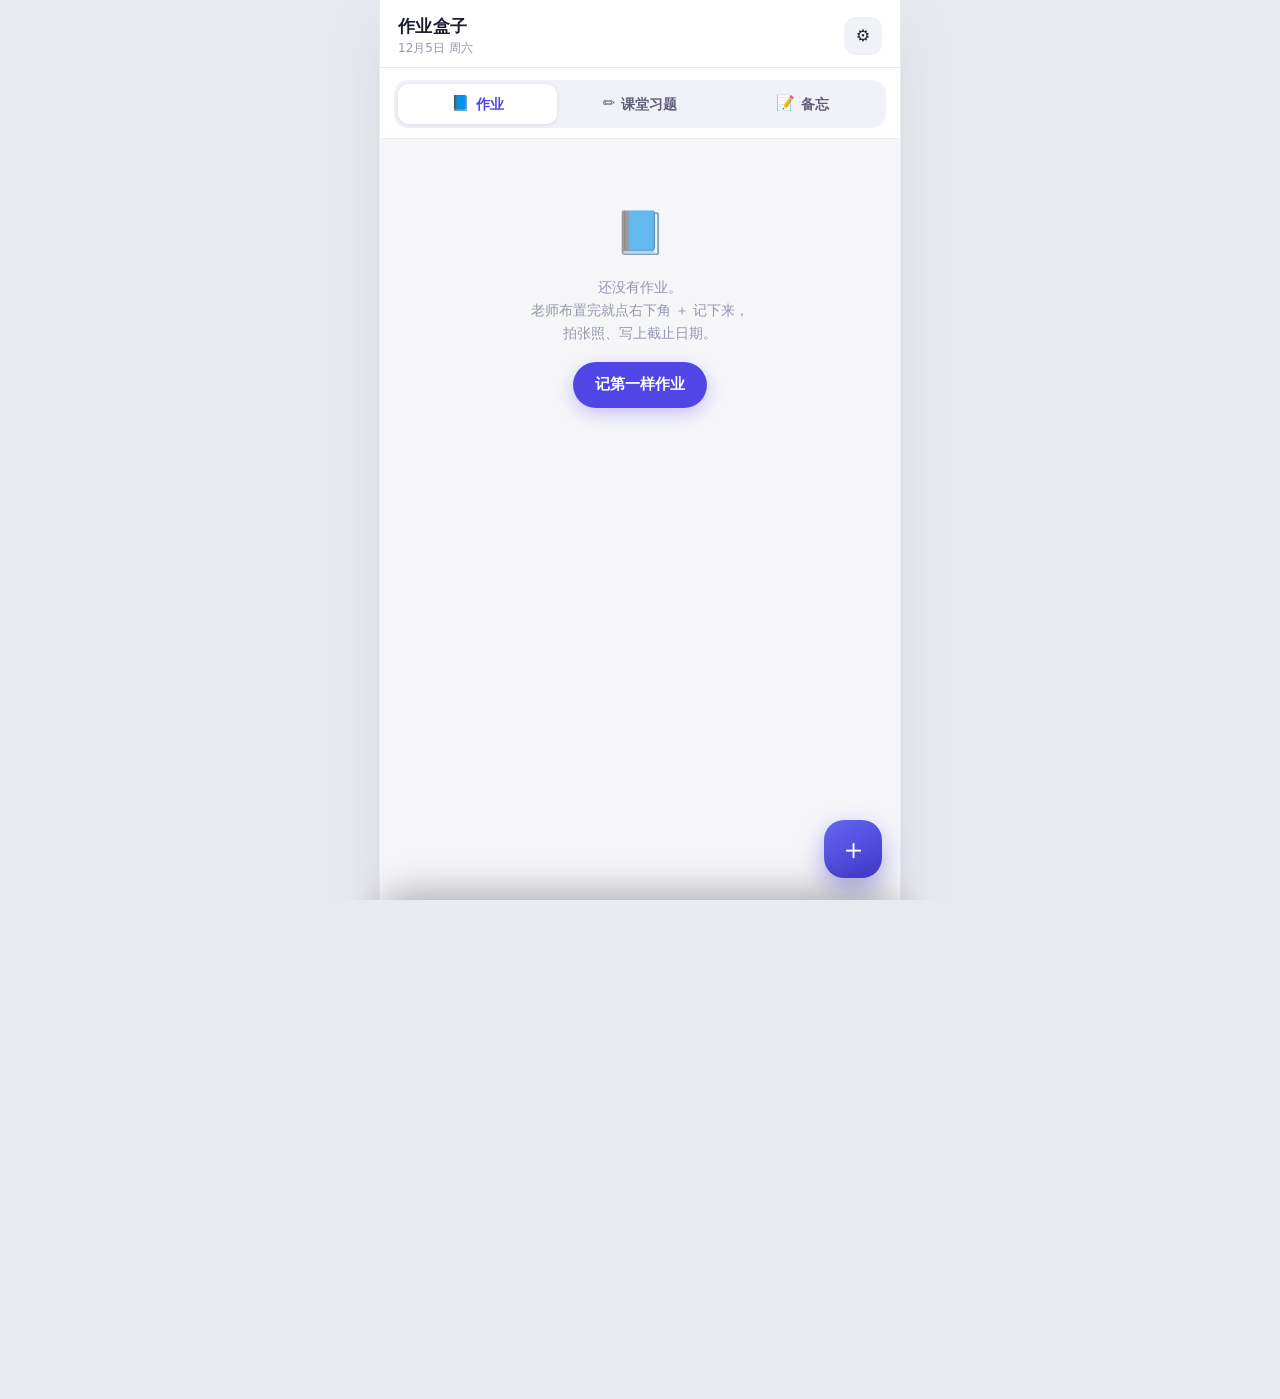
<file: zuoyebox/zuoyebox/index.html>
<!DOCTYPE html>
<html lang="zh-CN">
<head>
<meta charset="utf-8">
<meta name="viewport" content="width=device-width, initial-scale=1, viewport-fit=cover, user-scalable=no">
<meta name="theme-color" content="#4f46e5">
<meta name="color-scheme" content="light dark">
<meta name="description" content="作业盒子 —— 完全离线的作业与课上习题收纳">
<!-- 完全离线：禁止一切外部资源，绝不联网。
     PWA 版需要放开 manifest / service worker，由 pwa/build-pwa.js 在构建时
     用放松版【替换】这一行（不能追加：多条 CSP 叠加生效，旧的那条会拦死）。 -->
<meta http-equiv="Content-Security-Policy" content="default-src 'none'; style-src 'unsafe-inline'; script-src 'unsafe-inline'; img-src data: 'self'; manifest-src 'self'; worker-src 'self'; connect-src 'none'; form-action 'none'; base-uri 'none'">
<!-- PWA 声明：由 pwa/build-pwa.js 注入。通过 file:// 打开时这些会被忽略。 -->
<link rel="manifest" href="manifest.json">
<link rel="icon" type="image/svg+xml" href="icon.svg">
<link rel="apple-touch-icon" href="icon-192.png">
<title>作业盒子</title>
<style>
/* ============================ 设计变量 ============================ */
:root{
  --bg:#f6f6f9; --card:#ffffff; --ink:#1a1c2b; --ink-2:#5c6076; --ink-3:#9397ad;
  --line:#e8e9f1; --line-2:#f1f2f8;
  --accent:#4f46e5; --accent-2:#4338ca; --accent-soft:#eef0fe;
  --danger:#dc2f3c; --danger-soft:#fdecec; --danger-line:#f5c2c7;
  --warn:#c2740a; --warn-soft:#fdf4e4; --warn-line:#f0d9a8;
  --ok:#12a150;
  --homework:#4f46e5; --exercise:#0891b2; --memo:#c2740a;
  --r-lg:20px; --r-md:14px; --r-sm:10px;
  --shadow:0 1px 2px rgba(25,28,50,.05), 0 8px 22px rgba(25,28,50,.055);
  --safe-b:env(safe-area-inset-bottom,0px);
  --safe-t:env(safe-area-inset-top,0px);
}
@media (prefers-color-scheme: dark){
  :root{
    --bg:#101119; --card:#1a1c26; --ink:#eceef7; --ink-2:#a2a7be; --ink-3:#767b91;
    --line:#282b39; --line-2:#212431;
    --accent:#7c74f0; --accent-2:#918bf5; --accent-soft:#232441;
    --danger:#ff6b74; --danger-soft:#3a1e21; --danger-line:#5c2b30;
    --warn:#e8b462; --warn-soft:#33280f; --warn-line:#4d3c18;
    --ok:#3ddc84;
    --homework:#7c74f0; --exercise:#22b8d6; --memo:#e8b462;
    --shadow:0 1px 2px rgba(0,0,0,.3), 0 8px 22px rgba(0,0,0,.26);
  }
}
*{box-sizing:border-box;-webkit-tap-highlight-color:transparent}
html,body{height:100%;height:100dvh;margin:0;overflow:hidden}
body{
  background:var(--bg);color:var(--ink);
  font-family:-apple-system,BlinkMacSystemFont,"Segoe UI","PingFang SC","Hiragino Sans GB","Microsoft YaHei",system-ui,sans-serif;
  font-size:15px;line-height:1.45;-webkit-font-smoothing:antialiased;
}
button{font:inherit;color:inherit;background:none;border:0;padding:0;cursor:pointer}
input,textarea{font:inherit;color:inherit}

#app{display:flex;flex-direction:column;height:100%;height:100dvh;max-width:520px;margin:0 auto;position:relative;background:var(--bg)}
@media (min-width:560px){
  body{background:#e9eaef}
  #app{box-shadow:0 0 0 1px var(--line), 0 20px 60px rgba(0,0,0,.08)}
}
@media (prefers-color-scheme: dark) and (min-width:560px){ body{background:#0a0b11} }

/* ============================ 顶栏 ============================ */
.topbar{
  padding:calc(var(--safe-t) + 14px) 18px 10px;background:var(--card);
  display:flex;align-items:center;justify-content:space-between;gap:10px;
  border-bottom:1px solid var(--line);
}
.topbar h1{margin:0;font-size:17px;font-weight:700;letter-spacing:.3px}
.topbar .sub{font-size:12px;color:var(--ink-3);margin-top:1px}
.icon-btn{width:38px;height:38px;border-radius:12px;display:grid;place-items:center;background:var(--line-2);font-size:16px}
.icon-btn:active{transform:scale(.94)}

/* ============================ 提醒横幅 ============================ */
.banner{
  display:flex;gap:10px;align-items:flex-start;margin:12px 14px 0;padding:12px 14px;
  border-radius:var(--r-md);border:1px solid transparent;font-size:13.5px;line-height:1.5;
}
.banner.danger{background:var(--danger-soft);border-color:var(--danger-line);color:var(--danger)}
.banner.warn{background:var(--warn-soft);border-color:var(--warn-line);color:var(--warn)}
.banner .ico{font-size:16px;line-height:1.3}
.banner b{font-weight:700}
.banner .d{font-size:12px;opacity:.85;margin-top:2px}
@media (prefers-color-scheme: dark){
  .banner.danger{color:#ff9ba2} .banner.warn{color:#efc17e}
}

/* ============================ 分段切换 ============================ */
.segwrap{padding:12px 14px 10px;background:var(--card);border-bottom:1px solid var(--line)}
.seg{display:flex;gap:4px;background:var(--line-2);border-radius:14px;padding:4px}
.seg button{
  flex:1;display:flex;align-items:center;justify-content:center;gap:6px;
  padding:9px 6px;border-radius:11px;font-size:14px;font-weight:600;color:var(--ink-2);
  transition:.16s;
}
.seg button.on{background:var(--card);color:var(--accent);box-shadow:0 1px 4px rgba(25,28,50,.1)}
.seg button .n{
  font-size:11.5px;font-weight:700;background:var(--line);color:var(--ink-2);
  min-width:19px;height:19px;line-height:19px;border-radius:99px;padding:0 5px;text-align:center;
}
.seg button.on .n{background:var(--accent);color:#fff}
.seg button .e{font-size:15px}

/* ============================ 滚动区 ============================ */
.scroll{flex:1;overflow-y:auto;-webkit-overflow-scrolling:touch;padding:12px 14px 96px}
.scroll::-webkit-scrollbar{width:0}

/* ============================ 分组 ============================ */
.group{margin-bottom:16px}
.group-head{
  display:flex;align-items:center;gap:8px;padding:0 4px 8px;
  font-size:12.5px;font-weight:600;color:var(--ink-3);
}
.group-head .dot{width:7px;height:7px;border-radius:99px;background:var(--ink-3)}
.group-head.danger{color:var(--danger)} .group-head.danger .dot{background:var(--danger)}
.group-head.warn{color:var(--warn)} .group-head.warn .dot{background:var(--warn)}
.group-head .cnt{margin-left:auto;font-weight:500;opacity:.75}
/* 已完成折叠区 */
details.collapsed{margin-bottom:16px}
details.collapsed>summary{
  list-style:none;cursor:pointer;padding:8px 4px;border-radius:10px;
}
details.collapsed>summary::-webkit-details-marker{display:none}
details.collapsed>summary:active{background:var(--line-2)}
details.collapsed>summary .dot{background:var(--ink-3);opacity:.6}
details.collapsed[open]>summary{margin-bottom:2px}

/* ============================ 条目卡片 ============================ */
.item{
  display:flex;gap:11px;align-items:flex-start;background:var(--card);
  border-radius:var(--r-md);padding:12px;margin-bottom:8px;box-shadow:var(--shadow);
  border-left:3px solid transparent;position:relative;
}
.item.tone-danger{border-left-color:var(--danger)}
.item.tone-warn{border-left-color:var(--warn)}
.item.tone-accent{border-left-color:var(--accent)}
.item.done{opacity:.55}
.item.done .t{text-decoration:line-through;text-decoration-color:var(--ink-3)}

.tick{
  flex:0 0 26px;width:26px;height:26px;border-radius:9px;border:2px solid var(--line);
  display:grid;place-items:center;margin-top:1px;font-size:14px;color:transparent;
  transition:.15s;
}
.tick:active{transform:scale(.9)}
.item.done .tick{background:var(--ok);border-color:var(--ok);color:#fff}

.item .body{flex:1;min-width:0}
.item .t{font-size:15px;font-weight:600;line-height:1.35;word-break:break-word}
/* 没写标题时，用正文第一行当标题（.untitled 这个类名不能叫 empty：
   .empty 是空状态提示的样式，带 padding:52px 20px，会把这个标题撑得很高
   —— 实测无标题备忘卡片被撑到 236px，真正的元凶就是这个 class 撞名）。 */
.item .t.untitled{
  color:var(--ink-3);font-weight:500;
  display:block;white-space:nowrap;overflow:hidden;text-overflow:ellipsis;
}
.item .n{
  font-size:12.5px;color:var(--ink-3);margin-top:3px;
  display:-webkit-box;-webkit-line-clamp:2;-webkit-box-orient:vertical;overflow:hidden;
  white-space:pre-wrap;word-break:break-word;
}
.item .meta{display:flex;align-items:center;gap:7px;margin-top:7px;flex-wrap:wrap}
.chip{
  display:inline-flex;align-items:center;gap:4px;font-size:11.5px;font-weight:600;
  padding:2px 8px;border-radius:99px;background:var(--line-2);color:var(--ink-2);
}
.chip.danger{background:var(--danger-soft);color:var(--danger)}
.chip.warn{background:var(--warn-soft);color:var(--warn)}
.chip.calm{background:var(--line-2);color:var(--ink-2)}
.chip .d{opacity:.7;font-weight:500}
.chip.ph{background:var(--accent-soft);color:var(--accent)}

.thumbs{display:flex;gap:5px;margin-top:8px;flex-wrap:wrap}
.thumbs img{
  width:52px;height:52px;object-fit:cover;border-radius:9px;border:1px solid var(--line);
  background:var(--line-2);
}
.thumbs .more{
  width:52px;height:52px;border-radius:9px;background:var(--line-2);display:grid;place-items:center;
  font-size:12px;font-weight:600;color:var(--ink-2);
}

/* ============================ 空状态 ============================ */
.empty{text-align:center;padding:52px 20px;color:var(--ink-3)}
.empty .big{font-size:42px;margin-bottom:12px;opacity:.6}
.empty p{margin:0 0 18px;font-size:13.5px;line-height:1.7}
.btn-primary{
  background:var(--accent);color:#fff;font-weight:600;font-size:14.5px;
  padding:12px 22px;border-radius:99px;box-shadow:0 6px 18px rgba(79,70,229,.28);
}
.btn-primary:active{transform:scale(.97)}

/* ============================ 悬浮按钮 ============================ */
.fab{
  position:absolute;right:18px;bottom:calc(22px + var(--safe-b));z-index:30;
  width:58px;height:58px;border-radius:20px;display:grid;place-items:center;
  background:linear-gradient(150deg,#6366f1,#4338ca);color:#fff;font-size:29px;font-weight:300;
  box-shadow:0 10px 26px rgba(67,56,202,.4);line-height:1;transition:transform .16s,opacity .16s;
}
.fab:active{transform:scale(.9)}
.fab.hide{opacity:0;pointer-events:none;transform:scale(.6)}

/* ============================ 弹层 ============================ */
.mask{
  position:absolute;inset:0;background:rgba(18,20,40,.44);z-index:40;opacity:0;pointer-events:none;
  transition:opacity .22s;backdrop-filter:blur(2px);-webkit-backdrop-filter:blur(2px);
}
.mask.show{opacity:1;pointer-events:auto}
.sheet{
  position:absolute;left:0;right:0;bottom:0;z-index:50;background:var(--card);
  border-radius:24px 24px 0 0;padding:8px 16px calc(12px + var(--safe-b));
  transform:translateY(102%);transition:transform .3s cubic-bezier(.22,.9,.25,1);
  max-height:94%;overflow-y:auto;box-shadow:0 -10px 40px rgba(0,0,0,.18);
  overscroll-behavior:contain;
}
.sheet.show{transform:translateY(0)}
.sheet-handle{width:38px;height:4px;border-radius:99px;background:var(--line);margin:2px auto 10px}
.sheet-head{display:flex;align-items:center;justify-content:space-between;margin-bottom:10px}
.sheet-head .st{font-size:15px;font-weight:700}
.sheet-head .cancel{font-size:14px;color:var(--ink-2);padding:6px 8px;border-radius:8px;min-width:44px}
.sheet-head .cancel:active{background:var(--line-2)}
#sheetDelete{text-align:left;color:var(--danger);font-weight:500}
#sheetCancel{text-align:right}

.field{margin-bottom:11px}
.field label{display:block;font-size:12px;color:var(--ink-3);margin-bottom:5px;font-weight:500}
.field input,.field textarea{
  width:100%;border:1px solid var(--line);background:var(--line-2);border-radius:var(--r-md);
  padding:10px 12px;font-size:15px;outline:none;resize:none;
}
.field input:focus,.field textarea:focus{border-color:var(--accent);background:var(--accent-soft)}
.field textarea{min-height:78px;line-height:1.5;font-size:14.5px}
.field input::placeholder,.field textarea::placeholder{color:var(--ink-3)}

.kindrow{display:flex;gap:7px;margin-bottom:11px}
.kindbtn{
  flex:1;display:flex;align-items:center;justify-content:center;gap:6px;
  padding:9px;border-radius:var(--r-md);background:var(--line-2);border:1.5px solid transparent;
  font-size:13.5px;font-weight:600;color:var(--ink-2);
}
.kindbtn.on{border-color:var(--accent);background:var(--accent-soft);color:var(--accent)}
.kindbtn[data-kind="exercise"].on{border-color:var(--exercise);color:var(--exercise);background:rgba(8,145,178,.1)}
@media (prefers-color-scheme: dark){ .kindbtn[data-kind="exercise"].on{background:rgba(34,184,214,.14)} }

.photo-label{display:flex;align-items:center;justify-content:space-between;margin-bottom:6px}
.photo-label span{font-size:12px;color:var(--ink-3);font-weight:500}
.photo-grid{display:grid;grid-template-columns:repeat(4,1fr);gap:7px}
.photo-cell{
  position:relative;aspect-ratio:1;border-radius:11px;overflow:hidden;border:1px solid var(--line);
  background:var(--line-2);
}
.photo-cell img{width:100%;height:100%;object-fit:cover;display:block}
.photo-cell .rm{
  position:absolute;top:3px;right:3px;width:21px;height:21px;border-radius:99px;
  background:rgba(20,22,40,.72);color:#fff;font-size:13px;display:grid;place-items:center;line-height:1;
}
.photo-add{
  aspect-ratio:1;border-radius:11px;border:1.5px dashed var(--line);background:var(--line-2);
  display:flex;flex-direction:column;align-items:center;justify-content:center;gap:2px;
  font-size:11px;color:var(--ink-3);font-weight:500;
}
.photo-add .p{font-size:19px;line-height:1}
.photo-add:active{background:var(--accent-soft);border-color:var(--accent);color:var(--accent)}

.sheet-actions{display:flex;gap:8px;margin-top:14px}
.btn-save{
  flex:1;background:var(--accent);color:#fff;font-weight:600;font-size:15px;
  padding:13px;border-radius:var(--r-md);box-shadow:0 6px 16px rgba(79,70,229,.26);
}
.btn-save:active{transform:scale(.98)}
.btn-done{
  flex:0 0 auto;padding:13px 16px;border-radius:var(--r-md);background:var(--line-2);
  font-size:14px;font-weight:600;color:var(--ink-2);border:1px solid var(--line);
}
.btn-done.is-done{background:var(--ok);border-color:var(--ok);color:#fff}

/* ============================ 照片查看（可缩放） ============================ */
.viewer{
  position:absolute;inset:0;z-index:70;background:rgba(10,11,20,.96);
  display:none;flex-direction:column;
}
.viewer.show{display:flex}
.viewer .vhead{
  display:flex;align-items:center;justify-content:space-between;
  padding:calc(var(--safe-t) + 12px) 16px 10px;color:#fff;font-size:14px;
}
.viewer .vhead button{color:#fff;font-size:15px;padding:6px 10px;border-radius:8px}
.viewer .vhead button:active{background:rgba(255,255,255,.16)}
.viewer .vhead .zoomtag{
  font-size:12px;color:rgba(255,255,255,.65);margin-left:6px;
}
/* 触摸区：overflow:hidden 让放大后的图不会溢出到别处 */
.vbody{
  flex:1;position:relative;overflow:hidden;min-height:0;
  touch-action:none;                    /* 自己处理手势，别让浏览器抢去滚动 */
  -webkit-user-select:none;user-select:none;
  display:flex;align-items:center;justify-content:center;
  cursor:grab;
}
.vbody:active{cursor:grabbing}
/* transform-origin 必须在中心：缩放平移的数学都按「相对容器中心」推导 */
.vbody img{
  max-width:100%;max-height:100%;object-fit:contain;display:block;
  transform-origin:center center;
  will-change:transform;
  -webkit-user-drag:none;
}
.viewer .vfoot{
  display:flex;gap:7px;justify-content:center;align-items:center;
  padding:12px 12px calc(14px + var(--safe-b));flex-wrap:wrap;
}
.viewer .vfoot button{
  color:#fff;background:rgba(255,255,255,.14);padding:9px 14px;border-radius:99px;
  font-size:13px;white-space:nowrap;
}
.viewer .vfoot button:active{background:rgba(255,255,255,.26)}
.viewer .vfoot .zbtn{
  background:rgba(255,255,255,.2);min-width:44px;padding:9px 12px;font-size:16px;font-weight:600;
}
/* 提示单独占一行，且用负 margin 抵消 flex 的 gap，
   否则它会被当成第 5 个按钮参与换行，把「上一张/下一张」挤到下一行去。 */
.viewer .vfoot .hint{
  flex:0 0 100%;width:100%;text-align:center;color:rgba(255,255,255,.5);
  font-size:11px;margin-top:6px;
}

/* ============================ 备忘录 ============================ */
.seg button[data-kind="memo"].on{color:var(--memo)}
.seg button[data-kind="memo"].on .n{background:var(--memo)}
.kindbtn[data-kind="memo"].on{border-color:var(--memo);color:var(--memo);background:rgba(194,116,10,.1)}
@media (prefers-color-scheme: dark){ .kindbtn[data-kind="memo"].on{background:rgba(232,180,98,.14)} }

/* 搜索栏（只在备忘录区显示） */
.searchwrap{
  display:none;padding:0 14px 10px;background:var(--card);border-bottom:1px solid var(--line);
}
.searchwrap.show{display:block}
.searchbox{
  display:flex;align-items:center;gap:8px;background:var(--line-2);
  border:1px solid var(--line);border-radius:12px;padding:8px 12px;
}
.searchbox:focus-within{border-color:var(--accent);background:var(--accent-soft)}
.searchbox .ico{font-size:14px;color:var(--ink-3)}
.searchbox input{
  flex:1;min-width:0;border:0;background:transparent;outline:none;font-size:14px;
}
.searchbox input::placeholder{color:var(--ink-3)}
.searchbox .clr{
  font-size:12px;color:var(--accent);font-weight:600;padding:4px 8px;border-radius:8px;display:none;
}
.searchbox .clr.show{display:block}
.searchbox .clr:active{background:var(--accent-soft)}
/* 搜索结果的计数提示 */
.searchinfo{
  padding:8px 18px 0;font-size:12.5px;color:var(--ink-3);
}
/* 备忘录卡片：正文按原文换行，保留空行 */
/* 备忘录卡片：正文按原文换行，允许比作业说明多几行 */
.item .n.memo{
  -webkit-line-clamp:4;line-height:1.6;color:var(--ink-2);font-size:13px;
}
/* 没写标题时，正文用第一行当标题，剩下的行数要少一点 ——
   否则一条只有一句话的备忘会被撑到很高的卡片，中间全是空白（实测踩过）。 */
.item .n.memo.loose{-webkit-line-clamp:2}
.item .memo-mark{
  font-size:11px;color:var(--memo);font-weight:600;
}

/* ============================ 提示条 ============================ */
.toast{
  position:absolute;left:50%;bottom:calc(96px + var(--safe-b));transform:translate(-50%,14px);
  background:rgba(24,26,45,.95);color:#fff;font-size:13.5px;padding:10px 18px;border-radius:99px;
  z-index:90;opacity:0;pointer-events:none;transition:.22s;max-width:88%;text-align:center;
}
.toast.show{opacity:1;transform:translate(-50%,0)}
.toast.err{background:rgba(200,45,55,.96)}

/* ============================ 矮屏自适应 ============================ */
@media (max-height:720px){
  .field textarea{min-height:60px}
  .sheet-handle{margin-bottom:7px}
  .sheet-head{margin-bottom:8px}
  .field{margin-bottom:9px}
}
</style>
</head>
<body>
<div id="app">

  <header class="topbar">
    <div>
      <h1>作业盒子</h1>
      <div class="sub" id="todayLine">—</div>
    </div>
    <button class="icon-btn" id="btnData" title="数据与备份">⚙️</button>
  </header>

  <div id="bannerHost"></div>

  <div class="segwrap">
    <div class="seg" id="seg">
      <button data-kind="homework" class="on"><span class="e">📘</span>作业<span class="n" id="cntHomework">0</span></button>
      <button data-kind="exercise"><span class="e">✏️</span>课堂习题<span class="n" id="cntExercise">0</span></button>
      <button data-kind="memo"><span class="e">📝</span>备忘<span class="n" id="cntMemo">0</span></button>
    </div>
  </div>

  <!-- 搜索：只在备忘录区显示。想法一多就需要找得回来。 -->
  <div class="searchwrap" id="searchWrap">
    <div class="searchbox">
      <span class="ico">🔍</span>
      <input type="search" id="searchInput" placeholder="搜标题或内容…" autocomplete="off" enterkeyhint="search">
      <button class="clr" id="searchClear">清空</button>
    </div>
  </div>

  <main class="scroll" id="scroll"></main>

  <button class="fab" id="fab" title="添加">＋</button>

  <!-- ==================== 添加 / 编辑弹层 ==================== -->
  <div class="mask" id="mask"></div>
  <div class="sheet" id="sheet">
    <div class="sheet-handle"></div>
    <div class="sheet-head">
      <button class="cancel" id="sheetDelete" style="display:none">删除</button>
      <span class="st" id="sheetTitle">添加作业</span>
      <button class="cancel" id="sheetCancel">取消</button>
    </div>

    <div class="kindrow" id="kindRow">
      <button class="kindbtn on" data-kind="homework">📘 作业</button>
      <button class="kindbtn" data-kind="exercise">✏️ 课堂习题</button>
      <button class="kindbtn" data-kind="memo">📝 备忘</button>
    </div>

    <div class="field">
      <label for="titleInput" id="titleLabel">这是什么</label>
      <input type="text" id="titleInput" maxlength="60" placeholder="比如：数学练习册 P32" autocomplete="off">
    </div>

    <div class="field" id="dueField">
      <label for="dueInput">截止日期（选填）</label>
      <input type="date" id="dueInput">
    </div>

    <div class="field">
      <label for="noteInput" id="noteLabel">文字说明（选填）</label>
      <textarea id="noteInput" maxlength="5000" placeholder="比如：第 1-5 题，明天上课要交；或者题目要求抄下来"></textarea>
    </div>

    <div class="field" style="margin-bottom:6px">
      <div class="photo-label">
        <span id="photoLabel">照片（拍的作业 / 黑板 / 题目）</span>
        <span id="photoCount">0 / 30</span>
      </div>
      <div class="photo-grid" id="photoGrid"></div>
    </div>

    <div class="sheet-actions">
      <button class="btn-done" id="btnDone">标记完成</button>
      <button class="btn-save" id="btnSave">保存</button>
    </div>

    <input type="file" id="fileCamera" accept="image/*" capture="environment" multiple style="display:none">
    <input type="file" id="fileGallery" accept="image/*" multiple style="display:none">
  </div>

  <!-- ==================== 照片查看（支持双指缩放 / 双击放大 / 拖动） ==================== -->
  <div class="viewer" id="viewer">
    <div class="vhead">
      <span><span id="viewerTitle">照片</span><span class="zoomtag" id="viewerZoom"></span></span>
      <button id="viewerClose">关闭</button>
    </div>
    <div class="vbody" id="viewerBody"><img id="viewerImg" alt="" draggable="false"></div>
    <div class="vfoot">
      <button class="zbtn" id="viewerZoomOut" title="缩小">−</button>
      <button class="zbtn" id="viewerZoomReset" title="还原">1:1</button>
      <button class="zbtn" id="viewerZoomIn" title="放大">＋</button>
      <button id="viewerPrev">‹ 上一张</button>
      <button id="viewerNext">下一张 ›</button>
      <div class="hint">双指缩放 · 双击放大/还原 · 放大后拖动看图</div>
    </div>
  </div>

  <!-- ==================== 数据弹层 ==================== -->
  <div class="mask" id="mask2"></div>
  <div class="sheet" id="sheet2">
    <div class="sheet-handle"></div>
    <div class="sheet-head">
      <span class="st">数据与备份</span>
      <button class="cancel" id="dataCancel">关闭</button>
    </div>
    <div id="dataBody"></div>
  </div>

  <div class="toast" id="toast"></div>
</div>

<script>
/* ==========================================================================
 * 作业盒子 —— 单文件离线应用
 * 结构：① 逻辑层(inline)  ② 状态与存储  ③ 图片压缩  ④ 渲染  ⑤ 事件
 * 无网络请求、无外部依赖、无第三方脚本。
 * ========================================================================== */
/* ---------------------------------------------------------------------------
 * 以下为逻辑层（由 homework-app/logic.js 自动内联，请勿直接在此修改）。
 * 单元测试：homework-app/test-logic.js（241 项）
 * ------------------------------------------------------------------------- */
/* ===========================================================================
 * 作业盒子 —— 纯逻辑层（不依赖 DOM / 网络）
 *
 * 两个区：
 *   homework 作业 —— 有标题、说明、照片、截止日期、完成状态
 *   exercise 习题 —— 只有标题、说明、照片（上课拍的题，没有截止日期）
 *
 * 金额那类浮点精度问题这里没有，但日期计算是核心，全部按「本地日期字符串」
 * （YYYY-MM-DD）处理，绝不用 Date 时间戳做跨天比较，避免时区/夏令时误差。
 * =========================================================================== */
(function (root, factory) {
  var api = factory();
  if (typeof module === 'object' && module.exports) module.exports = api;
  root.HomeworkLogic = api;
})(typeof globalThis !== 'undefined' ? globalThis : this, function () {
  'use strict';

  var KINDS = {
    homework: { key: 'homework', name: '作业', emoji: '📘', hasDue: true },
    exercise: { key: 'exercise', name: '课上习题', emoji: '✏️', hasDue: false },
    memo: { key: 'memo', name: '备忘录', emoji: '📝', hasDue: false, isMemo: true }
  };

  /** 合法的 kind 值，用于校验与规范化 */
  var KIND_KEYS = ['homework', 'exercise', 'memo'];

  var DATA_VERSION = 1;

  /** 单张照片的体积上限（字符数）。压缩后一般 10 万~30 万，这里留足余量。 */
  var MAX_PHOTO_CHARS = 3000000;
  var MAX_PHOTOS = 30;
  var MAX_TITLE = 60;
  var MAX_NOTE = 2000;
  var MAX_CAPTION = 40;
  /** 单条备忘录正文上限：比作业说明长得多，因为备忘录就是拿来写东西的 */
  var MAX_MEMO = 5000;

  /* ----------------------------- 日期工具 ----------------------------- */

  function pad2(n) { return (n < 10 ? '0' : '') + n; }

  /** Date -> 'YYYY-MM-DD'（本地时间，不用 toISOString 以免时区偏移） */
  function toDateKey(d) {
    return d.getFullYear() + '-' + pad2(d.getMonth() + 1) + '-' + pad2(d.getDate());
  }

  /** 'YYYY-MM-DD' -> Date（本地零点）；非法返回 null */
  function fromDateKey(s) {
    if (typeof s !== 'string') return null;
    var m = /^(\d{4})-(\d{2})-(\d{2})$/.exec(s.trim());
    if (!m) return null;
    var y = +m[1], mo = +m[2], da = +m[3];
    if (mo < 1 || mo > 12 || da < 1 || da > 31) return null;
    var d = new Date(y, mo - 1, da);
    // 拒绝 2 月 31 日这类被自动进位的日期
    if (d.getFullYear() !== y || d.getMonth() !== mo - 1 || d.getDate() !== da) return null;
    return d;
  }

  function isValidDateKey(s) { return fromDateKey(s) !== null; }

  /**
   * 两个日期相差几天（b - a）。
   * 用「本地零点」的差值再四舍五入，这样跨夏令时也不会差一天的错。
   */
  function daysBetween(aKey, bKey) {
    var a = fromDateKey(aKey), b = fromDateKey(bKey);
    if (!a || !b) return null;
    return Math.round((b - a) / 86400000);
  }

  /** 还有几天到期（负数=已过期）。dueKey 为空返 null */
  function daysUntil(dueKey, todayKey) {
    if (!isValidDateKey(dueKey)) return null;
    return daysBetween(todayKey, dueKey);
  }

  /* ----------------------------- 截止状态 ----------------------------- */

  /**
   * 把一个截止日期翻译成手机上好读的状态。
   * 返回 { level, text, short, overdue, urgent }
   *   level: none | overdue | today | tomorrow | soon | week | later
   */
  function dueStatus(dueKey, todayKey) {
    if (!isValidDateKey(dueKey)) {
      return { level: 'none', text: '', short: '', overdue: false, urgent: false, days: null };
    }
    var days = daysUntil(dueKey, todayKey);
    var d = fromDateKey(dueKey);

    if (days < 0) {
      var late = -days;
      return {
        level: 'overdue', days: days, overdue: true, urgent: true,
        text: late === 1 ? '昨天就到期了' : '已过 ' + late + ' 天',
        short: '逾期 ' + late + ' 天'
      };
    }
    if (days === 0) return { level: 'today', days: 0, overdue: false, urgent: true, text: '今天截止', short: '今天' };
    if (days === 1) return { level: 'tomorrow', days: 1, overdue: false, urgent: true, text: '明天截止', short: '明天' };
    if (days === 2) return { level: 'soon', days: 2, overdue: false, urgent: true, text: '后天截止', short: '后天' };
    if (days <= 7) return { level: 'soon', days: days, overdue: false, urgent: true, text: '还有 ' + days + ' 天', short: days + ' 天后' };
    if (days <= 30) return { level: 'week', days: days, overdue: false, urgent: false, text: '还有 ' + days + ' 天', short: days + ' 天后' };
    return {
      level: 'later', days: days, overdue: false, urgent: false,
      text: (d.getMonth() + 1) + '月' + d.getDate() + '日截止',
      short: (d.getMonth() + 1) + '/' + d.getDate()
    };
  }

  /** 相对日期的人话：今天 / 昨天 / 6月3日 */
  function relativeDate(dateKey, todayKey) {
    var days = daysUntil(dateKey, todayKey);
    if (days === null) return '';
    if (days === 0) return '今天';
    if (days === -1) return '昨天';
    if (days === 1) return '明天';
    var d = fromDateKey(dateKey);
    if (!d) return dateKey;
    return (d.getMonth() + 1) + '月' + d.getDate() + '日';
  }

  /** 'YYYY-MM-DD' -> '2026年10月7日' */
  function longDate(dateKey) {
    var d = fromDateKey(dateKey);
    if (!d) return '';
    return d.getFullYear() + '年' + (d.getMonth() + 1) + '月' + d.getDate() + '日';
  }

  /* ----------------------------- 数据规范化 ----------------------------- */

  function emptyState() {
    return { version: DATA_VERSION, items: [] };
  }

  var uidCounter = 0;
  function uid(prefix) {
    uidCounter += 1;
    return (prefix || 'i') + Date.now().toString(36) + uidCounter.toString(36) +
      Math.floor(Math.random() * 1296).toString(36);
  }

  /**
   * 清洗照片数组。
   * 返回 { photos, dropped }：
   *   dropped > 0 表示有照片因为格式不对或太大被丢掉。
   *   ⚠️ 调用方必须把 dropped 变成给用户的提示，否则就是「照片静默消失」。
   */
  function cleanPhotosDetailed(raw) {
    var out = [];
    var dropped = 0;
    var list = Array.isArray(raw) ? raw : [];
    for (var i = 0; i < list.length; i++) {
      var p = list[i];
      if (!p || typeof p !== 'object') { dropped++; continue; }
      var data = typeof p.data === 'string' ? p.data : '';
      // 只接受内嵌图片，绝不接受 http(s) 外链（保证完全离线）
      if (data.indexOf('data:image/') !== 0) { dropped++; continue; }
      if (data.length > MAX_PHOTO_CHARS) { dropped++; continue; }
      if (out.length >= MAX_PHOTOS) { dropped++; continue; }
      out.push({
        id: typeof p.id === 'string' && p.id ? p.id : uid('p'),
        data: data,
        caption: typeof p.caption === 'string' ? p.caption.slice(0, MAX_CAPTION) : '',
        at: typeof p.at === 'number' && isFinite(p.at) ? p.at : 0
      });
    }
    return { photos: out, dropped: dropped };
  }

  /** 只要照片数组的简写（内部使用） */
  function cleanPhotos(raw) { return cleanPhotosDetailed(raw).photos; }

  /** 把 dropped 数量变成一句人话 */
  function droppedMessage(dropped) {
    if (!dropped) return '';
    return dropped === 1
      ? '有 1 张照片没能保存（格式不支持或太大），其他内容已存下'
      : '有 ' + dropped + ' 张照片没能保存（格式不支持或太大），其他内容已存下';
  }

  /**
   * 把任意（可能损坏 / 旧版 / 导入的）对象规范成合法 state。
   * 永不抛异常：坏数据丢弃而不是让整个 App 打不开。
   */
  function normalizeState(raw) {
    var st = emptyState();
    if (!raw || typeof raw !== 'object') return st;
    var list = Array.isArray(raw.items) ? raw.items : [];
    var seen = {};
    for (var i = 0; i < list.length; i++) {
      var it = list[i];
      if (!it || typeof it !== 'object') continue;

      var kind = KIND_KEYS.indexOf(it.kind) > -1 ? it.kind : 'homework';
      var isMemo = kind === 'memo';
      // 备忘录允许写更长的正文
      var noteLimit = isMemo ? MAX_MEMO : MAX_NOTE;
      var title = typeof it.title === 'string' ? it.title.trim().slice(0, MAX_TITLE) : '';
      var photos = cleanPhotos(it.photos);
      var note = typeof it.note === 'string' ? it.note.slice(0, noteLimit) : '';
      // 什么都没有的条目没有意义，丢掉
      if (!title && !note && photos.length === 0) continue;

      // 只有作业才存截止日期
      var due = kind === 'homework' && isValidDateKey(it.due) ? it.due : null;

      var id = typeof it.id === 'string' && it.id ? it.id : uid();
      if (seen[id]) id = uid();
      seen[id] = true;

      st.items.push({
        id: id,
        kind: kind,
        title: title,
        note: note,
        due: due,
        photos: photos,
        done: !!it.done,
        createdAt: typeof it.createdAt === 'number' && isFinite(it.createdAt) ? it.createdAt : 0,
        updatedAt: typeof it.updatedAt === 'number' && isFinite(it.updatedAt) ? it.updatedAt : 0,
        doneAt: typeof it.doneAt === 'number' && isFinite(it.doneAt) ? it.doneAt : 0
      });
    }
    st.version = DATA_VERSION;
    return st;
  }

  /* ----------------------------- 查询 ----------------------------- */

  function itemsOfKind(state, kind) {
    var list = (state && state.items) || [];
    return list.filter(function (x) { return x.kind === kind; });
  }

  function findItem(state, id) {
    var list = (state && state.items) || [];
    for (var i = 0; i < list.length; i++) if (list[i].id === id) return list[i];
    return null;
  }

  function countPhotos(state) {
    var n = 0;
    ((state && state.items) || []).forEach(function (x) { n += x.photos.length; });
    return n;
  }

  /** 估算体积（字节数，按 UTF-8 粗估）。用于提示用户快满了。 */
  function estimateBytes(state) {
    try {
      var s = JSON.stringify(normalizeState(state));
      // 中文/Base64 混合，粗略按 UTF-8 上限估算
      var bytes = 0;
      for (var i = 0; i < s.length; i++) {
        var c = s.charCodeAt(i);
        bytes += c < 128 ? 1 : (c < 2048 ? 2 : 3);
      }
      return bytes;
    } catch (e) { return 0; }
  }

  function formatBytes(bytes) {
    var n = Number(bytes) || 0;
    if (n < 1024) return n + ' B';
    if (n < 1024 * 1024) return (n / 1024).toFixed(0) + ' KB';
    return (n / 1024 / 1024).toFixed(1) + ' MB';
  }

  /**
   * 待完成条目按紧急度分拣。只处理未完成的。
   * 返回 { overdue:[], today:[], soon:[], later:[], none:[] }
   * soon = 2~7 天；later = 8 天以上
   */
  function bucketByUrgency(items, todayKey) {
    var out = { overdue: [], today: [], soon: [], later: [], none: [] };
    (items || []).forEach(function (it) {
      if (it.done) return;
      var st = dueStatus(it.due, todayKey);
      if (st.level === 'none') out.none.push(it);
      else if (st.level === 'overdue') out.overdue.push(it);
      else if (st.level === 'today') out.today.push(it);
      else if (st.level === 'soon' || st.level === 'tomorrow') out.soon.push(it);
      else out.later.push(it);
    });
    // 每组内部按截止日期升序（没日期的放最后），再按创建时间倒序
    ['overdue', 'today', 'soon', 'later', 'none'].forEach(function (k) {
      out[k].sort(function (a, b) {
        if (a.due && b.due && a.due !== b.due) return a.due < b.due ? -1 : 1;
        if (a.due && !b.due) return -1;
        if (!a.due && b.due) return 1;
        return (b.createdAt || 0) - (a.createdAt || 0);
      });
    });
    return out;
  }

  /**
   * 首页要显示的内容。
   * 返回 {
   *   kind, pending, done, groups:[{key,title,tone,items}],
   *   banner:{ level, text, detail } | null
   * }
   */
  /** 条目是否匹配搜索词（标题 + 正文，不区分大小写） */
  function matchesQuery(item, query) {
    if (!query) return true;
    var q = String(query).trim().toLowerCase();
    if (!q) return true;
    var hay = ((item.title || '') + '\n' + (item.note || '')).toLowerCase();
    return hay.indexOf(q) > -1;
  }

  /**
   * 按「今天 / 昨天 / 更早」把备忘录分组。
   * 备忘录是随手记想法，按时间倒序最符合直觉。
   */
  function groupMemoByDate(items, todayKey) {
    // 对外输入一律不抛异常（本项目约定）：null / 非数组当作空
    if (!Array.isArray(items)) items = [];
    var today = [], yesterday = [], earlier = [];
    var tk = isValidDateKey(todayKey) ? todayKey : null;
    var yk = null;
    if (tk) {
      var d = fromDateKey(tk);
      d.setDate(d.getDate() - 1);
      yk = toDateKey(d);
    }
    items.forEach(function (it) {
      // 没有 createdAt 的用当天兜底
      var day = it.createdAt ? toDateKey(new Date(it.createdAt)) : tk;
      if (!tk || !day) { earlier.push(it); return; }
      if (day === tk) today.push(it);
      else if (day === yk) yesterday.push(it);
      else earlier.push(it);
    });
    var groups = [];
    if (today.length) groups.push({ key: 'today', title: '今天记的', tone: 'calm', items: today });
    if (yesterday.length) groups.push({ key: 'yesterday', title: '昨天', tone: 'calm', items: yesterday });
    if (earlier.length) groups.push({ key: 'earlier', title: '更早', tone: 'calm', items: earlier });
    return groups;
  }

  function kindSummary(state, kind, todayKey, opts) {
    opts = opts || {};
    var all = itemsOfKind(state, kind);
    var pending = all.filter(function (x) { return !x.done; });
    var done = all.filter(function (x) { return x.done; });

    var cfg = KINDS[kind] || KINDS.homework;
    var groups = [];
    var banner = null;

    if (cfg.hasDue) {
      var b = bucketByUrgency(all, todayKey);
      var parts = [];
      if (b.overdue.length) parts.push('逾期 ' + b.overdue.length + ' 项');
      if (b.today.length) parts.push('今天截止 ' + b.today.length + ' 项');
      if (parts.length) {
        banner = {
          level: b.overdue.length ? 'danger' : 'warn',
          text: parts.join('，'),
          detail: b.overdue.length
            ? '先把逾期的补上，再看今天的。'
            : '今天要做完的别拖到晚上。'
        };
      }
      if (b.overdue.length) groups.push({ key: 'overdue', title: '已逾期', tone: 'danger', items: b.overdue });
      if (b.today.length) groups.push({ key: 'today', title: '今天截止', tone: 'danger', items: b.today });
      if (b.soon.length) groups.push({ key: 'soon', title: '这一周内', tone: 'warn', items: b.soon });
      if (b.later.length) groups.push({ key: 'later', title: '以后', tone: 'calm', items: b.later });
      if (b.none.length) groups.push({ key: 'none', title: '没填截止日期', tone: 'calm', items: b.none });
      // 已完成的也要能被翻到，否则用户会以为记录丢了
      var doneSorted = done.slice().sort(function (a, b2) {
        if ((b2.doneAt || 0) !== (a.doneAt || 0)) return (b2.doneAt || 0) - (a.doneAt || 0);
        return String(b2.id) < String(a.id) ? -1 : 1;
      });
      if (doneSorted.length) groups.push({ key: 'done', title: '已完成', tone: 'muted', items: doneSorted });
    } else if (cfg.isMemo) {
      // 备忘录：按时间倒序，按「今天 / 昨天 / 更早」分组。
      // 搜索时把已归档的也算进来（否则会「搜不到」）；
      // 不搜索时归档的单独收进 done 组 —— 和习题区一致，用户能翻得到，不会以为丢了。
      var q = opts.query ? String(opts.query).trim() : '';
      var hit = all.filter(function (x) { return matchesQuery(x, q); });
      var byTimeDesc = hit.slice().sort(function (a, b2) {
        if ((b2.createdAt || 0) !== (a.createdAt || 0)) return (b2.createdAt || 0) - (a.createdAt || 0);
        return String(b2.id) < String(a.id) ? -1 : 1;
      });
      var memoPending = byTimeDesc.filter(function (x) { return !x.done; });
      var memoDone = byTimeDesc.filter(function (x) { return x.done; });
      groupMemoByDate(memoPending, todayKey).forEach(function (g) { groups.push(g); });
      if (memoDone.length) groups.push({ key: 'done', title: '已归档', tone: 'muted', items: memoDone });

      return {
        kind: kind,
        pendingCount: pending.length,
        doneCount: done.length,
        total: all.length,
        matched: q ? hit.length : all.length,
        query: q,
        groups: groups,
        banner: null
      };
    } else {
      // 习题：按创建时间倒序（新拍的放上面）。createdAt 可能同毫秒，用 id 兜底保证顺序稳定。
      var sorted = pending.slice().sort(function (a, b2) {
        if ((b2.createdAt || 0) !== (a.createdAt || 0)) return (b2.createdAt || 0) - (a.createdAt || 0);
        return String(b2.id) < String(a.id) ? -1 : 1;
      });
      var sortedDone = done.slice().sort(function (a, b2) {
        if ((b2.doneAt || 0) !== (a.doneAt || 0)) return (b2.doneAt || 0) - (a.doneAt || 0);
        return String(b2.id) < String(a.id) ? -1 : 1;
      });
      if (sorted.length) groups.push({ key: 'all', title: '最近拍的', tone: 'calm', items: sorted });
      if (sortedDone.length) groups.push({ key: 'done', title: '已归档', tone: 'muted', items: sortedDone });
    }

    return {
      kind: kind,
      pendingCount: pending.length,
      doneCount: done.length,
      total: all.length,
      groups: groups,
      banner: banner
    };
  }

  /** 有照片、且是作业的条目最多；用来给列表排序或提示 */
  function photoStats(state) {
    var withPhoto = 0, noPhoto = 0;
    ((state && state.items) || []).forEach(function (x) {
      if (x.photos.length) withPhoto++; else noPhoto++;
    });
    return { withPhoto: withPhoto, noPhoto: noPhoto, photos: countPhotos(state) };
  }

  /* ----------------------------- 变更操作 ----------------------------- */

  /** 新增一条。返回 { state, item } 或 { error } —— 不修改入参 */
  function addItem(state, input) {
    input = input || {};
    var kind = KIND_KEYS.indexOf(input.kind) > -1 ? input.kind : 'homework';
    var noteLimit = kind === 'memo' ? MAX_MEMO : MAX_NOTE;
    var title = typeof input.title === 'string' ? input.title.trim().slice(0, MAX_TITLE) : '';
    var note = typeof input.note === 'string' ? input.note.slice(0, noteLimit) : '';
    var cleaned = cleanPhotosDetailed(input.photos);
    var photos = cleaned.photos;
    if (!title && !note && photos.length === 0) {
      // 有照片被丢掉时，给出更准确的原因，而不是笼统的「写点什么」
      if (cleaned.dropped) return { error: droppedMessage(cleaned.dropped) };
      return { error: kind === 'memo' ? '写点什么再存' : '写点什么，或者加张照片' };
    }

    var due = null;
    if (KINDS[kind].hasDue && input.due) {
      if (!isValidDateKey(input.due)) return { error: '截止日期不对' };
      due = input.due;
    }

    var now = Date.now();
    var item = {
      id: uid(),
      kind: kind,
      title: title,
      note: note,
      due: due,
      photos: photos,
      done: false,
      createdAt: now,
      updatedAt: now,
      doneAt: 0
    };
    var next = normalizeState(state);
    next.items.push(item);
    return { state: next, item: item, photoWarning: droppedMessage(cleaned.dropped) };
  }

  /** 修改一条。只改传入的字段。返回 { state, item } 或 { error } */
  function updateItem(state, id, patch) {
    var next = normalizeState(state);
    var idx = -1;
    for (var i = 0; i < next.items.length; i++) {
      if (next.items[i].id === id) { idx = i; break; }
    }
    if (idx === -1) return { error: '这条不存在了' };
    var old = next.items[idx];
    patch = patch || {};

    var merged = {
      title: patch.title !== undefined ? patch.title : old.title,
      note: patch.note !== undefined ? patch.note : old.note,
      due: patch.due !== undefined ? patch.due : old.due,
      photos: patch.photos !== undefined ? patch.photos : old.photos,
      done: patch.done !== undefined ? !!patch.done : old.done
    };

    var noteLimit = old.kind === 'memo' ? MAX_MEMO : MAX_NOTE;
    var title = typeof merged.title === 'string' ? merged.title.trim().slice(0, MAX_TITLE) : '';
    var note = typeof merged.note === 'string' ? merged.note.slice(0, noteLimit) : '';
    var cleaned = cleanPhotosDetailed(merged.photos);
    var photos = cleaned.photos;

    if (!title && !note && photos.length === 0) {
      if (cleaned.dropped) return { error: droppedMessage(cleaned.dropped) };
      return { error: old.kind === 'memo' ? '写点什么再存' : '写点什么，或者加张照片' };
    }

    var due = null;
    if (KINDS[old.kind].hasDue && merged.due) {
      // 允许用 '' 或 null 清空截止日期（UI 上就是清掉日期输入框）
      if (merged.due === null || merged.due === '') due = null;
      else if (isValidDateKey(merged.due)) due = merged.due;
      else return { error: '截止日期不对' };
    }

    var wasDone = old.done;
    next.items[idx] = {
      id: old.id,
      kind: old.kind,
      title: title,
      note: note,
      due: due,
      photos: photos,
      done: merged.done,
      createdAt: old.createdAt || Date.now(),
      updatedAt: Date.now(),
      doneAt: merged.done ? (wasDone && old.doneAt ? old.doneAt : Date.now()) : 0
    };
    return { state: next, item: next.items[idx], photoWarning: droppedMessage(cleaned.dropped) };
  }

  /** 勾选 / 取消完成 */
  function toggleDone(state, id) {
    var it = findItem(state, id);
    if (!it) return { error: '这条不存在了' };
    return updateItem(state, id, { done: !it.done });
  }

  function removeItem(state, id) {
    var next = normalizeState(state);
    next.items = next.items.filter(function (x) { return x.id !== id; });
    return next;
  }

  function addPhoto(state, id, photo) {
    var it = findItem(state, id);
    if (!it) return { error: '这条不存在了' };
    if (it.photos.length >= MAX_PHOTOS) return { error: '一条最多放 ' + MAX_PHOTOS + ' 张照片' };
    var cleaned = cleanPhotosDetailed([photo]);
    if (!cleaned.photos.length) {
      return { error: cleaned.dropped ? droppedMessage(cleaned.dropped) : '照片格式不支持' };
    }
    var photos = it.photos.concat(cleaned.photos);
    return updateItem(state, id, { photos: photos });
  }

  function removePhoto(state, id, photoId) {
    var it = findItem(state, id);
    if (!it) return { error: '这条不存在了' };
    var photos = it.photos.filter(function (p) { return p.id !== photoId; });
    return updateItem(state, id, { photos: photos });
  }

  /* ----------------------------- 导入 / 导出 ----------------------------- */

  function serialize(state) {
    var st = normalizeState(state);
    return JSON.stringify({
      app: '作业盒子',
      version: DATA_VERSION,
      exportedAt: new Date().toISOString(),
      items: st.items
    }, null, 2);
  }

  function deserialize(text) {
    var data;
    try { data = JSON.parse(String(text)); }
    catch (e) { return { error: '不是合法的 JSON 文件' }; }
    if (Array.isArray(data)) data = { items: data };
    if (!data || typeof data !== 'object') return { error: '文件内容不是作业数据' };
    if (!Array.isArray(data.items)) return { error: '文件里没有找到作业记录' };
    var st = normalizeState(data);
    if (st.items.length === 0) return { error: '文件里没有有效的记录' };
    return { state: st };
  }

  /** CSV（给 Excel 看，不含照片） */
  function toCSV(state) {
    var st = normalizeState(state);
    var rows = st.items.slice().sort(function (a, b) {
      var ad = a.due || '9999-99-99', bd = b.due || '9999-99-99';
      if (ad !== bd) return ad < bd ? -1 : 1;
      return (b.createdAt || 0) - (a.createdAt || 0);
    });
    var lines = ['类型,标题,截止日期,状态,照片数,说明'];
    rows.forEach(function (x) {
      var note = (x.note || '').replace(/\r?\n/g, ' ').replace(/"/g, '""');
      lines.push([
        KINDS[x.kind].name,
        '"' + (x.title || '').replace(/"/g, '""') + '"',
        x.due || '',
        x.done ? '已完成' : '未完成',
        x.photos.length,
        '"' + note + '"'
      ].join(','));
    });
    return '\ufeff' + lines.join('\r\n');
  }

  return {
    KINDS: KINDS,
    KIND_KEYS: KIND_KEYS,
    DATA_VERSION: DATA_VERSION,
    MAX_PHOTOS: MAX_PHOTOS,
    MAX_TITLE: MAX_TITLE,
    MAX_NOTE: MAX_NOTE,
    MAX_MEMO: MAX_MEMO,
    MAX_PHOTO_CHARS: MAX_PHOTO_CHARS,
    // 日期
    pad2: pad2, toDateKey: toDateKey, fromDateKey: fromDateKey, isValidDateKey: isValidDateKey,
    daysBetween: daysBetween, daysUntil: daysUntil, relativeDate: relativeDate, longDate: longDate,
    // 状态
    dueStatus: dueStatus, bucketByUrgency: bucketByUrgency, kindSummary: kindSummary,
    matchesQuery: matchesQuery, groupMemoByDate: groupMemoByDate,
    // 数据
    emptyState: emptyState, normalizeState: normalizeState, uid: uid,
    itemsOfKind: itemsOfKind, findItem: findItem, countPhotos: countPhotos,
    estimateBytes: estimateBytes, formatBytes: formatBytes, photoStats: photoStats,
    // 变更
    addItem: addItem, updateItem: updateItem, toggleDone: toggleDone,
    removeItem: removeItem, addPhoto: addPhoto, removePhoto: removePhoto,
    // 导入导出
    serialize: serialize, deserialize: deserialize, toCSV: toCSV
  };
});


/* ---------------------------------------------------------------------------
 * 以下为图片缩放的数学部分（由 homework-app/zoom.js 自动内联）。
 * 单元测试：homework-app/test-zoom.js（103 项）
 * ------------------------------------------------------------------------- */
/* ===========================================================================
 * 图片查看器的缩放/平移数学（纯函数，不依赖 DOM，可在 Node 里单测）
 *
 * 为什么单独抽出来：手势缩放最容易出的问题是「缩放中心漂移」和「图片被拖出
 * 屏幕外找不回来」。这些都能写成纯函数测清楚，不用靠手指试。
 *
 * 坐标约定：
 *   · x/y 是「图片相对容器左上角的偏移」（CSS 的 translate 值）
 *   · scale 是缩放倍数
 *   · offset 是触摸点相对**容器**左上角的坐标
 *   · 图片的基准尺寸 = 容器尺寸（object-fit: contain 的视觉效果由 <img> 自己负责）
 * =========================================================================== */
(function (root, factory) {
  var api = factory();
  if (typeof module === 'object' && module.exports) module.exports = api;
  root.ZoomMath = api;
})(typeof globalThis !== 'undefined' ? globalThis : this, function () {
  'use strict';

  var MIN_SCALE = 1;
  var MAX_SCALE = 6;
  /** 双击放大的目标倍数 */
  var DOUBLE_TAP_SCALE = 2.5;
  /** 触摸点坐标取整用，避免亚像素抖动 */
  var EPS = 0.01;

  function clamp(v, lo, hi) {
    // 只有 NaN 算非法；±Infinity 应该被夹到边界，而不是当成非法值
    if (typeof v !== 'number' || v !== v) return lo;
    return v < lo ? lo : (v > hi ? hi : v);
  }

  function clampScale(s) {
    // 只把 NaN / 非正数当非法；Infinity 交给 clamp 夹到上限
    if (typeof s !== 'number' || s !== s || s <= 0) return MIN_SCALE;
    return clamp(s, MIN_SCALE, MAX_SCALE);
  }

  /** 缩放后允许的偏移范围：图比容器大才能拖，否则居中（0） */
  function clampOffset(x, y, scale, view) {
    scale = clampScale(scale);
    var vw = (view && view.w) || 0;
    var vh = (view && view.h) || 0;
    var maxX = Math.max(0, (vw * scale - vw) / 2);
    var maxY = Math.max(0, (vh * scale - vh) / 2);
    return { x: clamp(x, -maxX, maxX), y: clamp(y, -maxY, maxY) };
  }

  /**
   * 以某个点为锚点把比例从 from 变到 to。
   * 核心公式：缩放前后，锚点对应的图片位置必须保持不动。
   *   设偏移 x、比例 s，图片坐标 u = (px - x) / s
   *   要求 (px - x') / s' = u  =>  x' = px - (px - x) * s'/s
   */
  function zoomAt(x, y, from, to, px, py, view) {
    var s1 = clampScale(from);
    var s2 = clampScale(to);
    var k = s2 / s1;
    var nx = px - (px - (x || 0)) * k;
    var ny = py - (py - (y || 0)) * k;
    // 缩回 1 倍时强制归位，避免留下浮点残差
    if (s2 <= MIN_SCALE + 1e-9) return { scale: MIN_SCALE, x: 0, y: 0 };
    var c = clampOffset(nx, ny, s2, view);
    return { scale: s2, x: c.x, y: c.y };
  }

  /** 双击：1 倍时放大到锚点，已放大时回到 1 倍居中 */
  function doubleTap(x, y, scale, px, py, view) {
    if (clampScale(scale) > MIN_SCALE + 0.01) {
      return { scale: MIN_SCALE, x: 0, y: 0 };
    }
    return zoomAt(x, y, MIN_SCALE, DOUBLE_TAP_SCALE, px, py, view);
  }

  /**
   * 平移：在现有偏移上叠加，并夹到合法范围。
   * 返回值带上 scale —— 三个函数（zoomAt / doubleTap / pan）返回结构一致，
   * 调用方可以一路 `st = Z.pan(st.x, st.y, ..., st.scale, view)` 而不会把比例丢掉。
   * （早期版本只返回 {x,y}，结果调用方一路传下去就把 scale 丢了，手势直接失效。）
   */
  function pan(x, y, dx, dy, scale, view) {
    var s = clampScale(scale);
    var c = clampOffset((x || 0) + dx, (y || 0) + dy, s, view);
    return { scale: s, x: c.x, y: c.y };
  }

  /** 两指距离（用于算缩放倍数） */
  function distance(p1, p2) {
    if (!p1 || !p2) return 0;
    var dx = (p2.x || 0) - (p1.x || 0);
    var dy = (p2.y || 0) - (p1.y || 0);
    return Math.sqrt(dx * dx + dy * dy);
  }

  /** 两指中点（缩放锚点） */
  function midpoint(p1, p2) {
    if (!p1) return { x: 0, y: 0 };
    if (!p2) return { x: p1.x || 0, y: p1.y || 0 };
    return { x: ((p1.x || 0) + (p2.x || 0)) / 2, y: ((p1.y || 0) + (p2.y || 0)) / 2 };
  }

  /**
   * 双指手势的完整一次更新。
   * 同时处理缩放与平移（两指中点移动也算平移），这是手感自然的关键。
   */
  function pinch(start, current, view) {
    var p0 = start && start.p1, q0 = start && start.p2;
    var p1 = current && current.p1, q1 = current && current.p2;
    var d0 = distance(p0, q0);
    var d1 = distance(p1, q1);
    var from = clampScale((start && start.scale) || MIN_SCALE);
    var to = d0 > 0 ? clampScale(from * (d1 / d0)) : from;
    var m0 = midpoint(p0, q0);
    var m1 = midpoint(p1, q1);
    // 先以起始中点为锚点缩放，再加上中点自身的位移
    var z = zoomAt((start && start.x) || 0, (start && start.y) || 0, from, to, m0.x, m0.y, view);
    var p = pan(z.x, z.y, m1.x - m0.x, m1.y - m0.y, to, view);
    // 注意：必须把 scale 带上。pan() 只返回 {x,y}，
    // 直接返回它会让调用方拿不到比例 —— 缩放手势就完全失效了。
    return { scale: to, x: p.x, y: p.y };
  }

  /** 当前是否处于放大状态（决定左右滑动是"换图"还是"平移"） */
  function isZoomed(scale) { return clampScale(scale) > MIN_SCALE + 0.01; }

  /** 把一个数值夹到 [lo,hi]，用于手势阈值判定 */
  function within(v, lo, hi) { return v >= lo && v <= hi; }

  return {
    MIN_SCALE: MIN_SCALE,
    MAX_SCALE: MAX_SCALE,
    DOUBLE_TAP_SCALE: DOUBLE_TAP_SCALE,
    clamp: clamp,
    clampScale: clampScale,
    clampOffset: clampOffset,
    zoomAt: zoomAt,
    doubleTap: doubleTap,
    pan: pan,
    distance: distance,
    midpoint: midpoint,
    pinch: pinch,
    isZoomed: isZoomed,
    within: within
  };
});


/* ============================ ② 状态与存储 ============================ */
(function () {
  'use strict';
  const L = window.HomeworkLogic;
  const KINDS = L.KINDS;
  const STORE_KEY = 'homework-box-v1';

  const el = (id) => document.getElementById(id);

  function esc(s) {
    return String(s == null ? '' : s)
      .replace(/&/g, '&amp;').replace(/</g, '&lt;').replace(/>/g, '&gt;')
      .replace(/"/g, '&quot;').replace(/'/g, '&#39;');
  }
  /** 说明文字要保留换行：先转义，再把换行变成 <br> */
  function escMultiline(s) {
    return esc(s).replace(/\n/g, '<br>');
  }

  const todayKey = () => L.toDateKey(new Date());

  /* ---------- 持久化：localStorage 不可用时降级为内存，保证不白屏 ---------- */
  let storageOK = true;
  try {
    localStorage.setItem('__probe', '1');
    localStorage.removeItem('__probe');
  } catch (e) { storageOK = false; }

  let state = L.emptyState();
  let lastSaveError = '';

  function load() {
    if (!storageOK) return;
    try {
      const raw = localStorage.getItem(STORE_KEY);
      state = raw ? L.normalizeState(JSON.parse(raw)) : L.emptyState();
    } catch (e) {
      state = L.emptyState();       // 存档损坏也不能让 App 打不开
      console.warn('存档读取失败，已重置：', e);
    }
  }

  function save() {
    if (!storageOK) return true;
    try {
      localStorage.setItem(STORE_KEY, JSON.stringify(state));
      lastSaveError = '';
      return true;
    } catch (e) {
      // 照片占满配额是这里最常见的原因，给出可操作的建议
      lastSaveError = /quota|exceed/i.test(String(e && e.name) + String(e && e.message))
        ? '手机存储满了：删掉一些旧照片，或导出备份后清空'
        : '保存失败，手机存储可能不可用';
      toast(lastSaveError, true);
      return false;
    }
  }

  /**
   * 提交新状态。
   * 返回 save() 的结果：false 表示没写进存储。
   * ⚠️ 调用方必须在 saved === false 时不显示成功提示，否则就是「假成功」。
   */
  function commit(next) {
    state = next;
    const saved = save();
    render();
    return saved;
  }

  /* ---------- 视图状态 ---------- */
  let activeKind = 'homework';
  let draft = null;                 // 弹层草稿
  let viewerState = null;           // 照片查看器 { photos, index, scale, x, y }
  let memoQuery = '';               // 备忘录搜索词
  /** 手势状态的只读镜像（给测试用；真实变量在 bindViewerGestures 内部） */
  const gestureMirror = { pointers: 0, panStart: false, gestureStart: false };

  /* ============================ ③ 图片压缩 ============================ */
  /**
   * 把一张图片文件压成小尺寸 JPEG，避免手机存储被几张照片塞满。
   * 长边限制 maxEdge，质量 quality。返回 dataURL 字符串。
   */
  function compressImage(file, maxEdge, quality) {
    maxEdge = maxEdge || 1280;
    quality = quality || 0.72;
    return new Promise(function (resolve, reject) {
      const reader = new FileReader();
      reader.onerror = () => reject(new Error('文件读取失败'));
      reader.onload = () => {
        const img = new Image();
        img.onerror = () => reject(new Error('这张图片无法识别'));
        img.onload = () => {
          try {
            let w = img.naturalWidth || img.width;
            let h = img.naturalHeight || img.height;
            if (!w || !h) return reject(new Error('图片尺寸异常'));
            const scale = Math.min(1, maxEdge / Math.max(w, h));
            w = Math.max(1, Math.round(w * scale));
            h = Math.max(1, Math.round(h * scale));
            const cv = document.createElement('canvas');
            cv.width = w; cv.height = h;
            const ctx = cv.getContext('2d');
            // 白底：PNG 透明区域转 JPEG 后会变黑，先铺白
            ctx.fillStyle = '#ffffff';
            ctx.fillRect(0, 0, w, h);
            ctx.drawImage(img, 0, 0, w, h);
            let out = cv.toDataURL('image/jpeg', quality);
            // 极端情况下仍然过大就再降一档
            if (out.length > 400000) out = cv.toDataURL('image/jpeg', 0.5);
            if (out.length > 900000) return reject(new Error('图片太大，压不下去'));
            resolve(out);
          } catch (err) { reject(err); }
        };
        img.src = reader.result;
      };
      reader.readAsDataURL(file);
    });
  }

  async function addPhotosFromFiles(files) {
    if (!draft || !files || !files.length) return;
    let added = 0, failed = 0;
    for (let i = 0; i < files.length; i++) {
      if (draft.photos.length >= L.MAX_PHOTOS) { toast('一条最多 ' + L.MAX_PHOTOS + ' 张照片', true); break; }
      try {
        const data = await compressImage(files[i]);
        draft.photos.push({ id: L.uid('p'), data: data, caption: '', at: Date.now() });
        added++;
      } catch (e) {
        failed++;
      }
      renderPhotos();
    }
    if (added) toast(added === 1 ? '照片已加上' : `加上 ${added} 张照片`);
    if (failed) toast(failed + ' 张照片没读成功', true);
  }

  /* ============================ ④ 渲染 ============================ */
  function render() {
    const tk = todayKey();
    const d = new Date();
    const week = ['周日', '周一', '周二', '周三', '周四', '周五', '周六'][d.getDay()];
    el('todayLine').textContent = `${d.getMonth() + 1}月${d.getDate()}日 ${week}`;

    // 三个区的待完成数量（显示在分段按钮上）
    const hwSum = L.kindSummary(state, 'homework', tk);
    const exSum = L.kindSummary(state, 'exercise', tk);
    const memoSum = L.kindSummary(state, 'memo', tk, { query: memoQuery });
    el('cntHomework').textContent = hwSum.pendingCount;
    el('cntExercise').textContent = exSum.pendingCount;
    el('cntMemo').textContent = memoSum.pendingCount;
    el('cntHomework').style.display = hwSum.pendingCount ? '' : 'none';
    el('cntExercise').style.display = exSum.pendingCount ? '' : 'none';
    el('cntMemo').style.display = memoSum.pendingCount ? '' : 'none';

    const sum = activeKind === 'homework' ? hwSum : (activeKind === 'exercise' ? exSum : memoSum);

    // 搜索栏只在备忘录区出现（作业和习题是按截止日/时间找，不需要搜）
    el('searchWrap').classList.toggle('show', activeKind === 'memo');

    // 提醒横幅：只在作业区显示（习题没有截止日期）
    let bannerHtml = '';
    if (activeKind === 'homework' && hwSum.banner) {
      const b = hwSum.banner;
      bannerHtml = `<div class="banner ${b.level}">
        <span class="ico">${b.level === 'danger' ? '⏰' : '📌'}</span>
        <div><b>${esc(b.text)}</b><div class="d">${esc(b.detail)}</div></div>
      </div>`;
    } else if (!storageOK) {
      bannerHtml = `<div class="banner danger"><span class="ico">🔒</span>
        <div><b>现在不能保存数据</b><div class="d">浏览器不允许本地存储（可能是无痕模式），关掉页面就没了。请用普通模式打开。</div></div>
      </div>`;
    } else if (lastSaveError) {
      bannerHtml = `<div class="banner danger"><span class="ico">💾</span>
        <div><b>上次保存失败</b><div class="d">${esc(lastSaveError)}</div></div>
      </div>`;
    }
    el('bannerHost').innerHTML = bannerHtml;

    // 分段按钮状态
    document.querySelectorAll('#seg button').forEach((b) => {
      b.classList.toggle('on', b.dataset.kind === activeKind);
    });

    renderList(sum, tk);
  }

  /** 每个区的文案集中放这里，避免散落在各处 */
  const KIND_UI = {
    homework: {
      emoji: '📘',
      empty: '还没有作业。<br>老师布置完就点右下角 ＋ 记下来，<br>拍张照、写上截止日期。',
      emptyBtn: '记第一样作业',
      allDone: '作业都做完了，<br>没有待办的了。',
      addTitle: '添加作业'
    },
    exercise: {
      emoji: '✏️',
      empty: '还没有习题。<br>上课拍的题都放这里，<br>和作业分开，不会混在一起。',
      emptyBtn: '存第一道题',
      allDone: '习题都处理完了，<br>没有待办的了。',
      addTitle: '添加习题'
    },
    memo: {
      emoji: '📝',
      empty: '还没有备忘。<br>想到什么就点右下角 ＋ 记下来，<br>只写文字也行，加张照片也行。',
      emptyBtn: '写第一条备忘',
      allDone: '备忘都归档了，<br>没有待处理的了。',
      addTitle: '写备忘'
    }
  };

  function renderList(sum, tk) {
    const scroll = el('scroll');
    const ui = KIND_UI[activeKind] || KIND_UI.homework;
    const searching = activeKind === 'memo' && !!memoQuery;

    if (sum.total === 0) {
      scroll.innerHTML = `<div class="empty">
        <div class="big">${ui.emoji}</div>
        <p>${ui.empty}</p>
        <button class="btn-primary" id="emptyAdd">${ui.emptyBtn}</button>
      </div>`;
      return;
    }

    // 搜索没命中：要说清楚是"没搜到"，而不是"你还没记过东西"
    if (searching && !sum.groups.some((g) => g.items.length > 0)) {
      scroll.innerHTML = `<div class="empty">
        <div class="big">🔍</div>
        <p>没有找到包含「${esc(memoQuery)}」的备忘。</p>
        <button class="btn-primary" id="searchClear2">清空搜索</button>
      </div>`;
      return;
    }

    // 有记录但都做完了：不能显示成一片空白，会让人以为数据丢了
    const hasAnyItems = sum.groups.some((g) => g.items.length > 0);
    if (!hasAnyItems) {
      scroll.innerHTML = `<div class="empty">
        <div class="big">🎉</div>
        <p>${ui.allDone}</p>
      </div>`;
      return;
    }

    let html = '';
    if (searching) {
      html += `<div class="searchinfo">找到 ${sum.matched} 条包含「${esc(memoQuery)}」的备忘</div>`;
    }
    sum.groups.forEach((g) => {
      if (!g.items.length) return;
      if (g.key === 'done') {
        // 已完成收进折叠区，默认不展开，避免干扰待办
        html += `<details class="group collapsed">
          <summary class="group-head">
            <span class="dot"></span>${esc(g.title)}<span class="cnt">${g.items.length} 项 · 点开看</span>
          </summary>`;
        g.items.forEach((it) => { html += itemCard(it, tk); });
        html += `</details>`;
        return;
      }
      html += `<div class="group">
        <div class="group-head ${g.tone === 'danger' ? 'danger' : (g.tone === 'warn' ? 'warn' : '')}">
          <span class="dot"></span>${esc(g.title)}<span class="cnt">${g.items.length} 项</span>
        </div>`;
      g.items.forEach((it) => { html += itemCard(it, tk); });
      html += `</div>`;
    });
    scroll.innerHTML = html;
  }

  function itemCard(it, tk) {
    const cfg = KINDS[it.kind];
    const ds = L.dueStatus(it.due, tk);
    const tone = it.done ? '' : (ds.overdue ? 'tone-danger' : (ds.urgent ? 'tone-warn' : ''));

    const isMemo = it.kind === 'memo';
    /** 备忘录显示「哪天记的」，因为它的价值就在于时间点 */
    const memoDate = isMemo ? L.relativeDate(L.toDateKey(new Date(it.createdAt || Date.now())), tk) : '';

    // 标题：没写标题时用正文第一行代替，避免卡片一片空白
    let titleHtml;
    if (it.title) {
      titleHtml = `<div class="t">${esc(it.title)}</div>`;
    } else {
      const firstLine = (it.note || '').split('\n')[0].slice(0, 40);
      titleHtml = `<div class="t untitled">${esc(firstLine || '（只有照片）')}</div>`;
    }

    // 正文：标题已占用第一行时，正文整体显示；否则跳过第一行避免重复
    let noteHtml = '';
    if (it.note) {
      // 没标题时正文被拆成「标题行 + 剩下的正文」，剩下的行数要限制得更少，
      // 否则只有一句话的备忘会被撑成很高的卡片（中间大片空白）。
      const memoCls = isMemo ? (' memo' + (it.title ? '' : ' loose')) : '';
      if (it.title) {
        noteHtml = `<div class="n${memoCls}">${escMultiline(it.note)}</div>`;
      } else {
        const rest = it.note.split('\n').slice(1).join('\n').trim();
        if (rest) noteHtml = `<div class="n${memoCls}">${escMultiline(rest)}</div>`;
      }
    }

    // 元信息胶囊
    let chips = '';
    if (cfg.hasDue && it.due) {
      const cls = ds.overdue ? 'danger' : (ds.urgent ? 'warn' : 'calm');
      chips += `<span class="chip ${cls}">🗓 ${esc(ds.short)}<span class="d">· ${esc(L.relativeDate(it.due, tk))}</span></span>`;
    }
    // 备忘录显示记录时间（它没有截止日期）
    if (isMemo && memoDate) {
      chips += `<span class="chip calm">🕐 ${esc(memoDate)}</span>`;
    }
    if (it.photos.length) {
      chips += `<span class="chip ph">📷 ${it.photos.length} 张</span>`;
    }
    if (it.done) {
      chips += `<span class="chip calm">✅ ${isMemo ? '已归档' : '已完成'}</span>`;
    }

    // 缩略图（最多 4 张，多的显示 +N）
    let thumbs = '';
    if (it.photos.length) {
      const show = it.photos.slice(0, 3);
      thumbs += `<div class="thumbs">`;
      show.forEach((p, i) => {
        thumbs += `<img src="${p.data}" alt="" data-photo="${it.id}:${i}">`;
      });
      if (it.photos.length > 3) {
        thumbs += `<div class="more" data-photo="${it.id}:0">+${it.photos.length - 3}</div>`;
      }
      thumbs += `</div>`;
    }

    return `<div class="item ${tone} ${it.done ? 'done' : ''}" data-id="${it.id}">
      <button class="tick" data-tick="${it.id}" aria-label="标记完成">✓</button>
      <div class="body" data-open="${it.id}">
        ${titleHtml}
        ${noteHtml}
        ${(chips || thumbs) ? `<div class="meta">${chips}</div>` : ''}
        ${thumbs}
      </div>
    </div>`;
  }

  /* ---------------- 弹层 ---------------- */
  function openSheet(opts) {
    opts = opts || {};
    const tk = todayKey();
    let item = opts.id ? L.findItem(state, opts.id) : null;
    draft = {
      id: opts.id || null,
      kind: item ? item.kind : (opts.kind || activeKind),
      title: item ? item.title : '',
      note: item ? item.note : '',
      due: item ? (item.due || '') : '',
      photos: item ? item.photos.map((p) => ({ id: p.id, data: p.data, caption: p.caption, at: p.at })) : [],
      done: item ? item.done : false,
      createdAt: item ? item.createdAt : Date.now()
    };
    el('sheetTitle').textContent = item ? '编辑' : '添加';
    el('sheetDelete').style.display = item ? '' : 'none';
    el('titleInput').value = draft.title;
    el('noteInput').value = draft.note;
    el('dueInput').value = draft.due;
    el('btnDone').textContent = draft.done ? '取消完成' : '标记完成';
    el('btnDone').classList.toggle('is-done', draft.done);
    syncKindButtons();
    renderPhotos();
    el('mask').classList.add('show');
    el('sheet').classList.add('show');
    el('fab').classList.add('hide');
  }

  function closeSheet() {
    el('mask').classList.remove('show');
    el('sheet').classList.remove('show');
    el('fab').classList.remove('hide');
    draft = null;
  }

  function syncKindButtons() {
    if (!draft) return;
    document.querySelectorAll('#kindRow .kindbtn').forEach((b) => {
      b.classList.toggle('on', b.dataset.kind === draft.kind);
    });
    // 只有作业有截止日期，其他类型直接隐藏这一栏
    const hasDue = KINDS[draft.kind].hasDue;
    el('dueField').style.display = hasDue ? '' : 'none';
    if (!hasDue) draft.due = '';

    // 备忘录：正文是主角，所以输入框加高、占位提示换掉、标题变成选填
    const isMemo = draft.kind === 'memo';
    el('noteInput').style.minHeight = isMemo ? '190px' : '';
    el('noteInput').placeholder = isMemo
      ? '想到什么就写下来…\n\n可以写好几行，也可以分条：\n· 明天问老师那道题\n· 想做个错题本'
      : '比如：第 1-5 题，明天上课要交；或者题目要求抄下来';
    el('titleLabel').textContent = isMemo ? '标题（选填）' : '这是什么';
    el('titleInput').placeholder = isMemo ? '不写就用正文第一行' : '比如：数学练习册 P32';
    el('photoLabel').textContent = isMemo
      ? '照片（选填，想到的东西拍下来）'
      : '照片（拍的作业 / 黑板 / 题目）';
  }

  function renderPhotos() {
    if (!draft) return;
    el('photoCount').textContent = draft.photos.length + ' / ' + L.MAX_PHOTOS;
    let html = '';
    draft.photos.forEach((p, i) => {
      html += `<div class="photo-cell">
        <img src="${p.data}" alt="" data-view="${i}">
        <button class="rm" data-rm="${i}" aria-label="删掉这张">×</button>
      </div>`;
    });
    if (draft.photos.length < L.MAX_PHOTOS) {
      html += `<button class="photo-add" id="photoAdd"><span class="p">＋</span>加照片</button>`;
    }
    el('photoGrid').innerHTML = html;
  }

  /* ---------------- 数据弹层 ---------------- */
  function openData() {
    const bytes = L.estimateBytes(state);
    const ps = L.photoStats(state);
    const all = state.items;
    const hw = all.filter((x) => x.kind === 'homework').length;
    const ex = all.filter((x) => x.kind === 'exercise').length;
    const mm = all.filter((x) => x.kind === 'memo').length;
    // localStorage 一般给 5MB；到 80% 就提醒
    const limit = 5 * 1024 * 1024;
    const pct = Math.min(100, Math.round(bytes / limit * 100));
    const nearFull = pct >= 80;

    el('dataBody').innerHTML = `
      <div class="field" style="margin-bottom:14px">
        <div style="font-size:13px;color:var(--ink-2);line-height:1.7">
          作业 <b>${hw}</b> 条 ｜ 习题 <b>${ex}</b> 条 ｜ 备忘 <b>${mm}</b> 条 ｜ 照片 <b>${ps.photos}</b> 张<br>
          占用空间约 <b>${L.formatBytes(bytes)}</b>
        </div>
        <div style="height:7px;border-radius:99px;background:var(--line-2);overflow:hidden;margin-top:8px">
          <i style="display:block;height:100%;width:${pct}%;border-radius:99px;background:${nearFull ? 'var(--danger)' : 'var(--accent)'}"></i>
        </div>
        <div style="font-size:11.5px;color:${nearFull ? 'var(--danger)' : 'var(--ink-3)'};margin-top:6px">
          ${nearFull
            ? '⚠️ 快满了（浏览器一般只给 5MB）。删掉一些旧照片，或先导出备份再清空。'
            : '浏览器一般给 5MB 空间，照片已经自动压缩过。'}
        </div>
      </div>

      <button class="kindbtn" id="btnExportJson" style="width:100%;justify-content:flex-start;padding:13px;margin-bottom:8px">
        📤 <span style="flex:1;text-align:left">导出备份（JSON，含照片）</span> ›
      </button>
      <button class="kindbtn" id="btnExportCsv" style="width:100%;justify-content:flex-start;padding:13px;margin-bottom:8px">
        📊 <span style="flex:1;text-align:left">导出清单（CSV，不含照片）</span> ›
      </button>
      <button class="kindbtn" id="btnImport" style="width:100%;justify-content:flex-start;padding:13px;margin-bottom:8px">
        📥 <span style="flex:1;text-align:left">导入备份</span> ›
      </button>
      <button class="kindbtn" id="btnClearDone" style="width:100%;justify-content:flex-start;padding:13px;margin-bottom:8px">
        🧹 <span style="flex:1;text-align:left">清掉所有已完成</span> ›
      </button>
      <button class="kindbtn" id="btnClearAll" style="width:100%;justify-content:flex-start;padding:13px;color:var(--danger)">
        🗑️ <span style="flex:1;text-align:left">清空全部数据</span> ›
      </button>
      <input type="file" id="fileImport" accept=".json,application/json" style="display:none">

      <div style="font-size:12px;color:var(--ink-3);line-height:1.7;margin-top:16px">
        🔒 <b>只存在这台手机上</b>：本应用没有任何联网代码，已用内容安全策略禁止一切外部请求，
        不会上传、不同步、没有账号、没有广告。<br>
        换手机前记得先「导出备份」。清除浏览器数据会连照片一起删掉。
      </div>`;
    el('mask2').classList.add('show');
    el('sheet2').classList.add('show');
  }

  function closeData() {
    el('mask2').classList.remove('show');
    el('sheet2').classList.remove('show');
  }

  /* ============================================================================
   * 照片查看器（支持双指缩放 / 双击放大 / 拖动 / ＋− 按钮 / 还原）
   *
   * 坐标约定：transform: translate(x,y) scale(s)，transform-origin 在图片中心。
   * 所以 x/y 是「图片中心相对容器中心的偏移」，允许范围由 ZoomMath.clampOffset 算。
   * 所有数学都在 zoom.js（纯函数、有 103 项单元测试），这里只管手势与 DOM。
   * ========================================================================== */
  const Z = window.ZoomMath;

  /** 把当前缩放状态应用到图片上 */
  function applyZoom() {
    if (!viewerState) return;
    const s = viewerState.scale || 1;
    const x = viewerState.x || 0;
    const y = viewerState.y || 0;
    el('viewerImg').style.transform =
      `translate(${x.toFixed(2)}px, ${y.toFixed(2)}px) scale(${s.toFixed(3)})`;
    // 显示倍数（1 倍时不显示，避免干扰）
    el('viewerZoom').textContent = s > 1.01 ? `${s.toFixed(1)}×` : '';
    el('viewerZoomOut').disabled = s <= Z.MIN_SCALE + 0.01;
    el('viewerBody').style.cursor = s > 1.01 ? 'grab' : 'default';
  }

  /** 查看区域的尺寸（图片基准尺寸就是它，因为 object-fit: contain） */
  function viewSize() {
    const r = el('viewerBody').getBoundingClientRect();
    return { w: r.width || 1, h: r.height || 0 || 1 };
  }

  /** 重置缩放（换图、打开、还原按钮都走这里） */
  function resetZoom() {
    if (!viewerState) return;
    viewerState.scale = 1;
    viewerState.x = 0;
    viewerState.y = 0;
    applyZoom();
  }

  /** 按某个点缩放（px/py 是相对容器左上角的坐标） */
  function zoomTo(scale, px, py) {
    if (!viewerState) return;
    const cur = { scale: viewerState.scale || 1, x: viewerState.x || 0, y: viewerState.y || 0 };
    const v = viewSize();
    const r = Z.zoomAt(cur.x, cur.y, cur.scale, scale, px, py, v);
    viewerState.scale = r.scale;
    viewerState.x = r.x;
    viewerState.y = r.y;
    applyZoom();
  }

  /**
   * ＋ / − 按钮：在**当前位置**上追加缩放，而不是每次都以容器中心为锚点。
   *
   * 为什么这么改（真实手感问题）：若每次都锚定容器中心，连续点两下 ＋ 就会把图
   * 顶到偏移极限 —— 此时再拖动是拖不动的（已经被夹住），用户会觉得"放大了却动不了"。
   * 锚定「当前可见区域的中心」时，每次缩放都恰好留出可拖动的余量。
   */
  function zoomByCenter(factor) {
    const v = viewSize();
    const cur = viewerState ? (viewerState.scale || 1) : 1;
    const anchorX = v.w / 2 + (viewerState ? (viewerState.x || 0) : 0);
    const anchorY = v.h / 2 + (viewerState ? (viewerState.y || 0) : 0);
    zoomTo(cur * factor, anchorX, anchorY);
  }

  /** 更新标题（图片名 + 序号 + 草稿标记） */
  function updateViewerTitle() {
    if (!viewerState) return;
    const n = viewerState.photos.length;
    const name = viewerState.label || '照片';
    el('viewerTitle').textContent = `${name} · ${viewerState.index + 1}/${n}`;
  }

  /** 打开查看器。photos 是照片数组，label 显示在标题里 */
  function openViewerWith(photos, index, label) {
    if (!photos || !photos.length) return;
    const i = Math.max(0, Math.min(index, photos.length - 1));
    viewerState = {
      photos: photos,
      index: i,
      label: label || '照片',
      fromDraft: !!viewerState && !!viewerState.fromDraft
    };
    resetZoom();
    el('viewerImg').src = photos[i].data;
    updateViewerTitle();
    const multi = photos.length > 1;
    el('viewerPrev').style.visibility = multi ? '' : 'hidden';
    el('viewerNext').style.visibility = multi ? '' : 'hidden';
    el('viewer').classList.add('show');
    // 容器尺寸要等显示后才有值，下一帧再校正一次
    requestAnimationFrame(applyZoom);
  }

  function openViewer(itemId, index) {
    const it = L.findItem(state, itemId);
    if (!it || !it.photos.length) return;
    openViewerWith(it.photos, index, it.title || KINDS[it.kind].name);
  }

  function moveViewer(delta) {
    if (!viewerState) return;
    const n = viewerState.photos.length;
    viewerState.index = (viewerState.index + delta + n) % n;
    el('viewerImg').src = viewerState.photos[viewerState.index].data;
    resetZoom();               // 换图必须还原缩放，否则看下一张时位置很怪
    updateViewerTitle();
  }

  function closeViewer() {
    const wasDraft = !!(viewerState && viewerState.fromDraft);
    el('viewer').classList.remove('show');
    el('viewerImg').src = '';
    el('viewerImg').style.transform = '';
    viewerState = null;
    if (wasDraft) renderPhotos();
  }

  /* ---------------- 手势绑定（指针事件，鼠标和触摸都支持） ---------------- */
  function bindViewerGestures() {
    const body = el('viewerBody');
    const pointers = new Map();     // pointerId -> {x,y}（相对容器）
    let gestureStart = null;        // 双指起始快照
    let panStart = null;            // 单指拖动起点
    let lastTapAt = 0, lastTapX = 0, lastTapY = 0;

    function posOf(e) {
      const r = body.getBoundingClientRect();
      return { x: e.clientX - r.left, y: e.clientY - r.top };
    }
    /** 双指快照：记录起始时的比例/偏移和两指位置 */
    function snapshot() {
      const pts = [...pointers.values()];
      if (pts.length < 2) return null;
      return {
        scale: viewerState ? (viewerState.scale || 1) : 1,
        x: viewerState ? (viewerState.x || 0) : 0,
        y: viewerState ? (viewerState.y || 0) : 0,
        p1: pts[0], p2: pts[1]
      };
    }

    body.addEventListener('pointerdown', (e) => {
      if (!viewerState) return;
      body.setPointerCapture && body.setPointerCapture(e.pointerId);
      pointers.set(e.pointerId, posOf(e));
      if (pointers.size === 1) {
        panStart = { x: (viewerState.x || 0), y: (viewerState.y || 0), p: posOf(e) };
      } else if (pointers.size === 2) {
        gestureStart = snapshot();
        panStart = null;                  // 双指时不按单指逻辑走
      }
      gestureMirror.pointers = pointers.size;
      gestureMirror.panStart = !!panStart;
      gestureMirror.gestureStart = !!gestureStart;
      e.preventDefault();
    });

    body.addEventListener('pointermove', (e) => {
      if (!viewerState || !pointers.has(e.pointerId)) return;
      pointers.set(e.pointerId, posOf(e));

      if (pointers.size >= 2) {
        if (!gestureStart) gestureStart = snapshot();
        if (!gestureStart) return;
        const pts = [...pointers.values()];
        const r = Z.pinch(gestureStart, { p1: pts[0], p2: pts[1] }, viewSize());
        viewerState.scale = r.scale;
        viewerState.x = r.x;
        viewerState.y = r.y;
        applyZoom();
        e.preventDefault();
        return;
      }

      // 单指：只有放大状态才拖动看图
      if (panStart && Z.isZoomed(viewerState.scale || 1)) {
        const p = posOf(e);
        const r = Z.pan(panStart.x, panStart.y, p.x - panStart.p.x, p.y - panStart.p.y,
          viewerState.scale || 1, viewSize());
        viewerState.x = r.x;
        viewerState.y = r.y;
        applyZoom();
        e.preventDefault();
      }
    });

    /**
     * 收尾。
     * keepPointer=true 表示"只把这个指针从跟踪表里清掉，不要结算手势"
     * —— pointerleave 用它：光标移出容器不等于手势结束，
     * 但那个指针必须被清掉，否则会变成幽灵指针，把后续单指操作误判成双指。
     */
    function endPointer(e, keepPointer) {
      if (!viewerState) {
        pointers.delete(e.pointerId);
        gestureMirror.pointers = pointers.size;
        return;
      }
      const wasSingle = pointers.size === 1;
      const startPos = panStart ? panStart.p : null;
      const endPos = posOf(e);
      pointers.delete(e.pointerId);
      if (keepPointer) {
        gestureMirror.pointers = pointers.size;
        return;
      }
      gestureMirror.pointers = pointers.size;
      gestureMirror.panStart = !!panStart;
      gestureMirror.gestureStart = !!gestureStart;

      if (pointers.size < 2) gestureStart = null;

      if (pointers.size === 0) {
        // 单指轻点/滑动：未放大时用于双击和左右换图
        const zoomed = Z.isZoomed(viewerState.scale || 1);
        if (wasSingle && startPos && !zoomed) {
          const dx = endPos.x - startPos.x;
          const dy = endPos.y - startPos.y;
          const moved = Math.abs(dx) > 12 || Math.abs(dy) > 12;
          if (moved && Math.abs(dx) > Math.abs(dy) * 1.6 && Math.abs(dx) > 45) {
            // 横向滑动 -> 换图
            moveViewer(dx < 0 ? 1 : -1);
          } else if (!moved) {
            // 没移动 -> 可能是双击
            const now = Date.now();
            const nearLast = Math.abs(endPos.x - lastTapX) < 40 && Math.abs(endPos.y - lastTapY) < 40;
            if (now - lastTapAt < 320 && nearLast) {
              const v = viewSize();
              const cur = viewerState.scale || 1;
              const r = Z.doubleTap(viewerState.x || 0, viewerState.y || 0, cur, endPos.x, endPos.y, v);
              viewerState.scale = r.scale;
              viewerState.x = r.x;
              viewerState.y = r.y;
              applyZoom();
              lastTapAt = 0;
            } else {
              lastTapAt = now;
              lastTapX = endPos.x;
              lastTapY = endPos.y;
            }
          }
        }
        panStart = null;
        applyZoom();
      }
    }

    body.addEventListener('pointerup', (e) => endPointer(e, false));
    body.addEventListener('pointercancel', (e) => endPointer(e, false));
    // 指针离开容器：只把它从跟踪表里清掉，不结算手势。
    // 必须无条件清理：否则会留下幽灵指针，把后续的单指操作误判成双指
    // （曾导致「未放大时左右滑动换图」完全失效，且很难查）。
    body.addEventListener('pointerleave', (e) => {
      if (pointers.has(e.pointerId)) endPointer(e, true);
    });

    // 桌面端滚轮缩放（顺手支持，手机用不到）
    body.addEventListener('wheel', (e) => {
      if (!viewerState) return;
      e.preventDefault();
      const p = posOf(e);
      const factor = e.deltaY < 0 ? 1.15 : 1 / 1.15;
      zoomTo((viewerState.scale || 1) * factor, p.x, p.y);
    }, { passive: false });

    // 阻止双指手势被浏览器当成页面缩放
    body.addEventListener('touchmove', (e) => { if (viewerState) e.preventDefault(); }, { passive: false });
  }

  /* ============================ 提示 ============================ */
  let toastTimer = null;
  function toast(msg, isErr) {
    const t = el('toast');
    t.textContent = msg;
    t.classList.toggle('err', !!isErr);
    t.classList.add('show');
    clearTimeout(toastTimer);
    toastTimer = setTimeout(() => t.classList.remove('show'), 2400);
  }

  /* ============================ 保存 / 删除 ============================ */
  function saveDraft() {
    if (!draft) return;
    const payload = {
      kind: draft.kind,
      title: el('titleInput').value,
      note: el('noteInput').value,
      due: KINDS[draft.kind].hasDue ? (el('dueInput').value || '') : '',
      photos: draft.photos
    };
    if (draft.id) {
      const r = L.updateItem(state, draft.id, payload);
      if (r.error) { toast(r.error, true); return; }
      const saved = commit(r.state);
      if (!saved) return;                 // 保存失败时 save() 已给出提示，不要再喊成功
      // 有照片被丢掉时必须说清楚，不能静默丢用户的东西
      toast(r.photoWarning || '已保存', !!r.photoWarning);
    } else {
      const r = L.addItem(state, payload);
      if (r.error) { toast(r.error, true); return; }
      const saved = commit(r.state);
      if (!saved) return;
      if (r.photoWarning) toast(r.photoWarning, true);
      else toast(draft.kind === 'exercise' ? '习题已存' : '作业已记下');
    }
    closeSheet();
  }

  function toggleDraftDone() {
    if (!draft) return;
    if (!draft.id) {
      // 还没保存过的，直接提示先保存
      toast('先保存，再标记完成');
      return;
    }
    const r = L.toggleDone(state, draft.id);
    if (r.error) { toast(r.error, true); return; }
    draft.done = !draft.done;
    const saved = commit(r.state);
    if (!saved) return;
    el('btnDone').textContent = draft.done ? '取消完成' : '标记完成';
    el('btnDone').classList.toggle('is-done', draft.done);
    toast(draft.done ? '已标记完成 🎉' : '已改回未完成');
  }

  function deleteDraft() {
    if (!draft || !draft.id) return;
    const it = L.findItem(state, draft.id);
    if (!it) { closeSheet(); return; }
    if (!confirm(`删掉「${it.title || '这条'}」吗？\n\n照片也会一起删掉，找不回来。`)) return;
    const saved = commit(L.removeItem(state, draft.id));
    closeSheet();
    // 删除后如果没写进存储，界面上东西没了但重启会回来，必须说清楚
    if (saved) toast('已删除');
    else toast('删除没能写入存储，重启后这条可能还在', true);
  }

  /* ============================ 导出 ============================ */
  function download(filename, text, mime) {
    try {
      const blob = new Blob([text], { type: mime + ';charset=utf-8' });
      const url = URL.createObjectURL(blob);
      const a = document.createElement('a');
      a.href = url; a.download = filename;
      document.body.appendChild(a);
      a.click();
      setTimeout(() => { document.body.removeChild(a); URL.revokeObjectURL(url); }, 1500);
      return true;
    } catch (err) {
      toast('导出失败：' + err.message, true);
      return false;
    }
  }

  /* ============================ ⑤ 事件 ============================ */
  function bind() {
    // 分段切换
    el('seg').addEventListener('click', (e) => {
      const b = e.target.closest('button[data-kind]');
      if (!b) return;
      activeKind = b.dataset.kind;
      // 切走时保留搜索词，切回来还能接着看；但输入框要同步
      el('searchInput').value = memoQuery;
      el('searchClear').classList.toggle('show', !!memoQuery);
      el('scroll').scrollTop = 0;
      render();
    });

    // 备忘录搜索
    el('searchInput').addEventListener('input', () => {
      memoQuery = el('searchInput').value.trim();
      el('searchClear').classList.toggle('show', !!memoQuery);
      render();
    });
    el('searchInput').addEventListener('keydown', (e) => {
      if (e.key === 'Enter') { e.target.blur(); }
      if (e.key === 'Escape') { el('searchInput').value = ''; memoQuery = ''; el('searchClear').classList.remove('show'); render(); }
    });
    el('searchClear').addEventListener('click', () => {
      el('searchInput').value = '';
      memoQuery = '';
      el('searchClear').classList.remove('show');
      render();
    });

    // 列表：勾选完成 / 打开编辑 / 看照片
    el('scroll').addEventListener('click', (e) => {
      if (e.target.closest('#emptyAdd')) { openSheet({ kind: activeKind }); return; }
      if (e.target.closest('#searchClear2')) {
        el('searchInput').value = '';
        memoQuery = '';
        el('searchClear').classList.remove('show');
        render();
        return;
      }

      const tick = e.target.closest('[data-tick]');
      if (tick) {
        const r = L.toggleDone(state, tick.dataset.tick);
        if (r.error) { toast(r.error, true); return; }
        const saved = commit(r.state);
        if (!saved) return;
        toast(r.state.items.find((x) => x.id === tick.dataset.tick).done ? '完成一样 🎉' : '已改回未完成');
        return;
      }

      const ph = e.target.closest('[data-photo]');
      if (ph) {
        const parts = ph.dataset.photo.split(':');
        openViewer(parts[0], parseInt(parts[1], 10) || 0);
        return;
      }

      const open = e.target.closest('[data-open]');
      if (open) { openSheet({ id: open.dataset.open }); return; }
    });

    el('fab').addEventListener('click', () => openSheet({ kind: activeKind }));

    // 弹层
    el('sheetCancel').addEventListener('click', closeSheet);
    el('mask').addEventListener('click', closeSheet);
    el('btnSave').addEventListener('click', saveDraft);
    el('sheetDelete').addEventListener('click', deleteDraft);
    el('btnDone').addEventListener('click', toggleDraftDone);

    el('kindRow').addEventListener('click', (e) => {
      const b = e.target.closest('[data-kind]');
      if (!b || !draft) return;
      draft.kind = b.dataset.kind;
      syncKindButtons();
    });

    el('titleInput').addEventListener('input', () => { if (draft) draft.title = el('titleInput').value; });
    el('noteInput').addEventListener('input', () => { if (draft) draft.note = el('noteInput').value; });
    el('dueInput').addEventListener('change', () => { if (draft) draft.due = el('dueInput').value; });

    // 照片
    el('photoGrid').addEventListener('click', (e) => {
      const rm = e.target.closest('[data-rm]');
      if (rm && draft) {
        draft.photos.splice(parseInt(rm.dataset.rm, 10), 1);
        renderPhotos();
        return;
      }
      const view = e.target.closest('[data-view]');
      if (view && draft) {
        const i = parseInt(view.dataset.view, 10) || 0;
        if (draft.photos[i]) {
          viewerState = { fromDraft: true };       // 先打标记，openViewerWith 会读它
          openViewerWith(draft.photos, i, '草稿照片');
        }
        return;
      }
      if (e.target.closest('#photoAdd')) {
        // 优先给「拍照」，同时提供「从相册选」
        if (confirm('要现在拍照吗？\n\n确定 = 打开相机\n取消 = 从相册选')) el('fileCamera').click();
        else el('fileGallery').click();
      }
    });

    const onFiles = async (e) => {
      const files = Array.from(e.target.files || []);
      e.target.value = '';
      if (files.length) await addPhotosFromFiles(files);
    };
    el('fileCamera').addEventListener('change', onFiles);
    el('fileGallery').addEventListener('change', onFiles);

    // 照片查看器
    bindViewerGestures();
    el('viewerClose').addEventListener('click', closeViewer);
    el('viewerPrev').addEventListener('click', () => moveViewer(-1));
    el('viewerNext').addEventListener('click', () => moveViewer(1));
    el('viewerZoomIn').addEventListener('click', () => zoomByCenter(1.5));
    el('viewerZoomOut').addEventListener('click', () => zoomByCenter(1 / 1.5));
    el('viewerZoomReset').addEventListener('click', resetZoom);
    // 点背景关闭（注意：点图片本身不关，否则看细节时容易误触）
    el('viewer').addEventListener('click', (e) => {
      if (e.target === el('viewer')) closeViewer();
    });

    // 数据弹层
    el('btnData').addEventListener('click', openData);
    el('dataCancel').addEventListener('click', closeData);
    el('mask2').addEventListener('click', closeData);

    el('dataBody').addEventListener('click', (e) => {
      const btn = e.target.closest('button');
      if (!btn) return;
      const id = btn.id;

      if (id === 'btnExportJson') {
        if (!state.items.length) { toast('还没有数据', true); return; }
        if (download(`作业盒子-备份-${todayKey()}.json`, L.serialize(state), 'application/json')) {
          toast('已导出备份（含照片）');
        }
        return;
      }
      if (id === 'btnExportCsv') {
        if (!state.items.length) { toast('还没有数据', true); return; }
        if (download(`作业盒子-清单-${todayKey()}.csv`, L.toCSV(state).replace(/^\ufeff/, ''), 'text/csv')) {
          toast('已导出清单');
        }
        return;
      }
      if (id === 'btnImport') { el('fileImport').click(); return; }
      if (id === 'btnClearDone') {
        const doneCount = state.items.filter((x) => x.done).length;
        if (!doneCount) { toast('没有已完成的', true); return; }
        if (!confirm(`清掉 ${doneCount} 条已完成的记录？\n\n照片也会一起删掉。`)) return;
        const next = L.normalizeState({ items: state.items.filter((x) => !x.done) });
        const savedOk = commit(next);
        closeData();
        toast(savedOk ? `清掉 ${doneCount} 条` : '清理没能写入存储', !savedOk);
        return;
      }
      if (id === 'btnClearAll') {
        if (!state.items.length) { toast('本来就是空的'); return; }
        if (!confirm('确定清空全部作业和习题吗？\n\n不可撤销，建议先「导出备份」。')) return;
        if (!confirm('再确认一次：照片也会一起删掉。')) return;
        const cleared = commit(L.emptyState());
        closeData();
        toast(cleared ? '已清空' : '清空没能写入存储，重启后数据可能还在', !cleared);
        return;
      }
    });

    el('dataBody').addEventListener('change', (e) => {
      if (e.target.id !== 'fileImport') return;
      const f = e.target.files && e.target.files[0];
      e.target.value = '';
      if (!f) return;
      const reader = new FileReader();
      reader.onload = () => {
        const r = L.deserialize(reader.result);
        if (r.error) { toast(r.error, true); return; }
        const n = r.state.items.length;
        if (!confirm(`文件里有 ${n} 条记录。\n\n确定用它替换当前全部数据吗？`)) return;
        const imported = commit(r.state);
        closeData();
        toast(imported ? `已导入 ${n} 条` : '导入没能写入存储', !imported);
      };
      reader.onerror = () => toast('文件读不出来', true);
      reader.readAsText(f);
    });

    // 电脑上也能用
    document.addEventListener('keydown', (e) => {
      if (el('viewer').classList.contains('show')) {
        if (e.key === 'Escape') closeViewer();
        if (e.key === 'ArrowLeft') moveViewer(-1);
        if (e.key === 'ArrowRight') moveViewer(1);
        return;
      }
      if (el('sheet').classList.contains('show')) {
        if (e.key === 'Escape') closeSheet();
        if (e.key === 'Enter' && (e.ctrlKey || e.metaKey)) saveDraft();
        return;
      }
      if (el('sheet2').classList.contains('show') && e.key === 'Escape') closeData();
    });

    // 从后台切回来时刷新「今天」，跨零点后逾期状态不会显示错
    document.addEventListener('visibilitychange', () => { if (!document.hidden) render(); });
  }

  /* ============================ 启动 ============================ */
  function boot() {
    load();
    bind();
    render();
  }

  if (document.readyState === 'loading') document.addEventListener('DOMContentLoaded', boot);
  else boot();

  /* 供测试使用：暴露内部状态读取入口（只读） */
  window.__homeworkDebug = {
    getState: () => state,
    getDraft: () => draft,
    getActiveKind: () => activeKind,
    compressImage: compressImage,
    /** 查看器的实时状态（测试用，只读） */
    getViewer: () => viewerState,
    /** 查看区域尺寸（测试用来核对边界，避免测试里写死尺寸） */
    getViewSize: () => viewSize(),
    /** 当前手势状态（测试用，只读） */
    getGesture: () => ({
      pointers: gestureMirror.pointers,
      panStart: gestureMirror.panStart,
      gestureStart: gestureMirror.gestureStart
    }),
    /** 当前状态的序列化长度，测试用它精确推算配额 */
    stateSize: () => JSON.stringify(state).length,
    storageOK: () => storageOK
  };
})();
</script>
<!-- PWA 增强层：注册离线缓存、处理「安装到桌面」与系统提醒。
     它不读写 App 的业务数据；file:// 打开时整段直接跳过。 -->
<script>
/* ===========================================================================
 * 作业盒子 —— PWA 增强层（由 pwa/build-pwa.js 注入到 index.html 末尾）
 *
 * 职责三件：
 *   ① 注册 Service Worker → 装到桌面后离线可用
 *   ② 处理「安装到桌面」提示
 *   ③ 系统提醒：打开 App 时若有逾期/今天要交的作业，发一条手机通知
 *
 * ⚠️ 关于 ③ 的限制（不要误解）：
 *   浏览器不允许网页在后台定时唤醒自己，Service Worker 也没有「定时器」能力。
 *   所以通知只可能在 App 打开、或从后台切回来时触发。
 *   想「关掉 App 也会响」必须配推送服务器，那已经超出「纯本地」的范围了。
 *
 * 严格隔离：不修改 App 的业务状态，只读一份只读快照用于统计待办数量。
 * 通过 file:// 打开时下面的判断会直接返回，App 行为与从前完全一致。
 * ========================================================================== */
(function () {
  'use strict';
  try {
    if (!('serviceWorker' in navigator) || location.protocol === 'file:') return;

    var DBG = window.__homeworkDebug || null;
    var NOTIFY_KEY = 'homework-box-notify';
    var NOTIFIED_KEY = 'homework-box-notified';

    var STYLE_BOX = [
      'margin:0 0 12px', 'padding:12px 14px', 'border-radius:14px',
      'background:var(--accent-soft)', 'border:1px solid var(--accent)',
      'color:var(--ink)', 'font-size:13.5px', 'line-height:1.5',
      'display:flex', 'gap:10px', 'align-items:flex-start'
    ].join(';');

    function todayKey() {
      var d = new Date(), p = function (n) { return (n < 10 ? '0' : '') + n; };
      return d.getFullYear() + '-' + p(d.getMonth() + 1) + '-' + p(d.getDate());
    }

    /* ---------- ① 离线缓存 ---------- */
    window.addEventListener('load', function () {
      navigator.serviceWorker.register('sw.js', { scope: './' }).catch(function (e) {
        console.warn('离线缓存注册失败（不影响正常使用）：', e);
      });
    });

    /* ---------- ② 安装到桌面 ---------- */
    var installEvent = null;

    function showInstallBanner() {
      var host = document.querySelector('.scroll');
      if (!host || document.querySelector('#pwa-install-banner')) return;
      var box = document.createElement('div');
      box.id = 'pwa-install-banner';
      box.setAttribute('style', STYLE_BOX);
      box.innerHTML =
        '<span style="font-size:16px">📲</span>' +
        '<div style="flex:1">' +
        '<b>装到桌面，用起来更像 App</b>' +
        '<div style="font-size:12px;color:var(--ink-2);margin-top:2px">' +
        '装好后全屏打开、没有地址栏，断网也能用，还能打开系统提醒。</div>' +
        '<div style="margin-top:9px;display:flex;gap:8px">' +
        '<button id="pwa-install-go" style="background:var(--accent);color:#fff;font-weight:600;font-size:13px;padding:8px 16px;border-radius:99px">立即安装</button>' +
        '<button id="pwa-install-hide" style="font-size:12.5px;color:var(--ink-3);padding:8px 10px">以后再说</button>' +
        '</div></div>';
      host.insertBefore(box, host.firstChild);

      box.querySelector('#pwa-install-go').addEventListener('click', function () {
        if (!installEvent) return;
        installEvent.prompt();
        installEvent.userChoice.then(function () {
          installEvent = null;
          var b = document.querySelector('#pwa-install-banner');
          if (b) b.remove();
        });
      });
      box.querySelector('#pwa-install-hide').addEventListener('click', function () {
        var b = document.querySelector('#pwa-install-banner');
        if (b) b.remove();
      });
    }

    window.addEventListener('beforeinstallprompt', function (e) {
      e.preventDefault();
      installEvent = e;
      showInstallBanner();
    });
    window.addEventListener('appinstalled', function () {
      var b = document.querySelector('#pwa-install-banner');
      if (b) b.remove();
    });

    /* ---------- ③ 系统提醒 ---------- */
    function notifyEnabled() {
      try { return localStorage.getItem(NOTIFY_KEY) !== '0'; } catch (e) { return false; }
    }
    function setNotifyEnabled(on) {
      try { localStorage.setItem(NOTIFY_KEY, on ? '1' : '0'); } catch (e) {}
    }

    /** 待办：未完成、有截止日期、且日期已到或已过（YYYY-MM-DD 可直接字符串比较） */
    function pendingDue() {
      if (!DBG || typeof DBG.getState !== 'function') return [];
      var st = DBG.getState();
      var tk = todayKey();
      return (st.items || []).filter(function (it) {
        if (it.kind !== 'homework' || it.done || !it.due) return false;
        return it.due <= tk;
      });
    }

    /** 同一批作业只提醒一次，避免每次切回 App 都弹 */
    function notifyOnce() {
      if (!notifyEnabled()) return;
      if (typeof Notification === 'undefined' || Notification.permission !== 'granted') return;

      var due = pendingDue();
      if (!due.length) return;

      var stamp = due.map(function (x) { return x.id; }).sort().join(',');
      try {
        if (localStorage.getItem(NOTIFIED_KEY) === stamp) return;
        localStorage.setItem(NOTIFIED_KEY, stamp);
      } catch (e) { return; }

      var tk = todayKey();
      var overdue = due.filter(function (x) { return x.due < tk; }).length;
      var parts = [];
      if (overdue) parts.push('逾期 ' + overdue + ' 项');
      if (due.length - overdue) parts.push('今天截止 ' + (due.length - overdue) + ' 项');

      try {
        new Notification('作业盒子', {
          body: parts.join('，') + ' —— 点开看看',
          tag: 'homework-due',
          icon: 'icon-192.png',
          badge: 'icon-192.png'
        });
      } catch (e) {}
    }

    setTimeout(notifyOnce, 1200);
    document.addEventListener('visibilitychange', function () {
      if (!document.hidden) setTimeout(notifyOnce, 600);
    });

    /* ---------- ④ 在「数据与备份」里放一个开关 ---------- */
    function notifyStateText() {
      if (typeof Notification === 'undefined') return '本浏览器不支持';
      var p = Notification.permission;
      if (p === 'denied') return '已被浏览器拒绝';
      if (p === 'granted') return notifyEnabled() ? '已开启' : '已关闭';
      return '未开启';
    }

    function injectNotifyRow() {
      var body = document.getElementById('dataBody');
      if (!body || body.querySelector('#pwa-notify-row')) return;
      var supported = typeof Notification !== 'undefined';
      var stateText = notifyStateText();

      var row = document.createElement('div');
      row.id = 'pwa-notify-row';
      row.setAttribute('style', [
        'margin:0 0 14px', 'padding:12px 13px', 'border-radius:14px',
        'background:var(--line-2)', 'border:1px solid var(--line)',
        'font-size:13px', 'line-height:1.5'
      ].join(';'));
      row.innerHTML =
        '<div style="display:flex;align-items:center;gap:8px">' +
        '<span style="font-size:16px">🔔</span>' +
        '<b style="flex:1">系统提醒</b>' +
        '<span style="font-size:12px;color:var(--ink-3)">' + stateText + '</span>' +
        '</div>' +
        '<div style="font-size:11.5px;color:var(--ink-3);margin-top:5px">' +
        '打开 App 时，如果有逾期或今天要交的作业，就发一条手机通知。' +
        '<b>关掉 App 后不会响</b> —— 浏览器不允许本地应用在后台定时唤醒自己。' +
        '</div>' +
        '<button id="pwa-notify-btn" style="margin-top:9px;background:var(--accent);color:#fff;' +
        'font-weight:600;font-size:12.5px;padding:7px 14px;border-radius:99px">' +
        (stateText === '已开启' ? '关闭提醒' : '开启提醒') + '</button>';

      body.insertBefore(row, body.firstChild);

      row.querySelector('#pwa-notify-btn').addEventListener('click', function () {
        if (!supported) return;
        if (Notification.permission === 'granted' && notifyEnabled()) {
          setNotifyEnabled(false);
          refreshNotifyRow();
          return;
        }
        if (Notification.permission === 'denied') {
          alert('系统通知已被拒绝。\n\n请在浏览器的「网站设置 → 通知」里允许本网站，再回来开启。');
          return;
        }
        Notification.requestPermission().then(function (p) {
          if (p === 'granted') {
            setNotifyEnabled(true);
            try { localStorage.removeItem(NOTIFIED_KEY); } catch (e) {}
            notifyOnce();
          } else {
            alert('没有拿到通知权限。可以稍后在浏览器的网站设置里允许，再回来开启。');
          }
          refreshNotifyRow();
        });
      });
    }

    function refreshNotifyRow() {
      var row = document.getElementById('pwa-notify-row');
      if (row) row.remove();
      injectNotifyRow();
    }

    // 「数据与备份」是动态填充的，所以监听它展开的时机再插入
    var sheet2 = document.getElementById('sheet2');
    if (sheet2) {
      new MutationObserver(function () {
        if (sheet2.classList.contains('show')) injectNotifyRow();
      }).observe(sheet2, { attributes: true, attributeFilter: ['class'] });
    }
  } catch (e) {
    /* PWA 增强失败绝不能影响 App 本身 */
    try { console.warn('PWA 增强层跳过：', e); } catch (e2) {}
  }
})();
</script>
</body>
</html>
</file>
<file: chat/static/css/main.27198ffe.css>
.trigger-_94788{display:contents}.tooltip-_94788{z-index:2000;box-sizing:border-box;background-color:var(--dsw-alias-tooltip-bg);max-width:calc(100vw - 28px);color:var(--dsw-static-neutral-bluish-00);pointer-events:none;border-radius:10px;padding:4px 8px;font-size:12px;line-height:1.5;position:fixed}[data-ds-dark-theme] .tooltip-_94788{color:var(--dsw-alias-label-primary);box-shadow:0 6px 16px rgba(0,0,0,.08),0 3px 6px -4px rgba(0,0,0,.12),0 9px 28px 8px rgba(0,0,0,.05)}.button-_7c3cd{cursor:pointer;transition:background-color var(--ds-transition-duration) var(--ds-ease-in-out);background-color:transparent;border:none;border-radius:50%;outline:none;flex-shrink:0;justify-content:center;align-items:center;padding:0;font-size:16px;display:inline-flex}.button-_7c3cd:active:not(:disabled){background-color:var(--dsw-alias-interactive-bg-hover)}@media (hover:hover){.button-_7c3cd:hover:not(:disabled){background-color:var(--dsw-alias-interactive-bg-hover)}}.button-_7c3cd:focus-visible{box-shadow:0 0 0 2px var(--dsw-alias-button-primary-fill)}.button-_7c3cd:disabled{cursor:not-allowed;color:var(--dsw-alias-label-caption)}.xs-_7c3cd{width:var(--ds-control-height-xs);height:var(--ds-control-height-xs)}.m-_7c3cd{width:34px;height:34px}.xl-_7c3cd{width:var(--ds-control-height-xl);height:var(--ds-control-height-xl)}.tertiary-_7c3cd{color:var(--dsw-alias-label-tertiary)}.primary-_7c3cd{color:var(--dsw-alias-label-primary)}.logo-cc04e9{background-color:var(--dsw-alias-markdown-citation);border-radius:50%;display:inline-flex;overflow:hidden}.img-cc04e9{object-fit:cover;width:100%;height:100%}.placeholder-cc04e9{background-color:var(--dsw-alias-markdown-citation);justify-content:center;align-items:center;width:100%;height:100%;display:flex}.fallback-cc04e9{color:var(--dsw-alias-label-tertiary)}.fallback-cc04e9 svg{width:70%;height:70%}.group-cc04e9{-webkit-user-select:none;-moz-user-select:none;-ms-user-select:none;user-select:none;margin-left:6px;display:inline-flex}.thumbnail-cc04e9{width:16px;height:16px;box-shadow:0 0 0 1px var(--search-row-site-logo-color,var(--dsw-alias-bg-base)), 0 0 0 1px var(--dsw-alias-bg-base);flex-shrink:0;margin-left:-4px;transition:box-shadow .2s}.thumbnail-cc04e9:first-of-type{margin-left:0}.anchor-a38882{text-decoration:none}.card-a38882{cursor:pointer;flex-direction:column;display:flex}.meta-a38882{padding-top:var(--search-view-card-meta-padding-top,0);font:var(--search-view-card-meta-font,500 12px/17px var(--dsw-font-family));align-items:center;gap:6px;display:flex}.siteIcon-a38882{flex-shrink:0;width:18px;height:18px}.siteName-a38882{text-overflow:ellipsis;white-space:nowrap;color:var(--search-view-card-secondary-color,var(--dsw-alias-label-secondary));overflow:hidden}.divider-a38882{background-color:var(--dsw-alias-border-l3);width:1px;height:12px;margin:0 3px}.date-a38882{color:var(--search-view-card-secondary-color,var(--dsw-alias-label-secondary));flex-shrink:0;font-weight:400}.title-a38882{font:var(--search-view-card-title-font,500 16px/25px var(--dsw-font-family));color:var(--dsw-alias-label-primary);line-clamp:2;-webkit-line-clamp:2;-webkit-box-orient:vertical;margin-top:6px;display:-webkit-box;overflow:hidden}.snippet-a38882{color:var(--search-view-card-secondary-color,var(--dsw-alias-label-secondary));line-clamp:2;-webkit-line-clamp:2;-webkit-box-orient:vertical;margin-top:6px;font-size:13px;line-height:20px;display:-webkit-box;overflow:hidden}.panel-_5cf57{box-sizing:border-box;border-left:1px solid var(--dsw-alias-border-l2);width:calc(50vw - 4rem);max-width:390px;height:100%;color:var(--dsw-alias-label-primary);background:var(--dsw-alias-bg-base);flex-direction:column;flex-shrink:0;display:flex}.header-_5cf57{box-sizing:border-box;border-bottom:1px solid var(--dsw-alias-border-l2);flex-shrink:0;align-items:center;height:60px;padding:0 14px 0 20px;display:flex}.title-_5cf57{text-overflow:ellipsis;white-space:nowrap;flex:1;font-size:14px;font-weight:500;line-height:22px;overflow:hidden}.content-_5cf57{--search-view-card-meta-font:var(--dsw-font-xs-13);--search-view-card-meta-padding-top:2px;--search-view-card-secondary-color:var(--dsw-alias-label-tertiary);--search-view-card-title-font:500 14px/22px var(--dsw-font-family);scrollbar-color:var(--scroll-color) transparent;flex:1;min-height:0;padding:8px;overflow-y:auto}.item-_5cf57{transition:background-color var(--ds-transition-duration) var(--ds-ease-in-out);border-radius:12px;margin-bottom:6px;padding:12px}.item-_5cf57:hover{background:var(--dsw-alias-interactive-bg-hover)}@media not all and (min-width:768px){.panel-_5cf57{z-index:700;border-left:none;width:auto;max-width:none;position:fixed;top:0;bottom:0;left:0;right:0}}.mask-_4f2ab{z-index:1000;cursor:copy;pointer-events:none;-webkit-backdrop-filter:blur(10px);backdrop-filter:blur(10px);background-color:rgba(255,255,255,.7);justify-content:center;align-items:center;display:flex;position:fixed;top:0;bottom:0;left:0;right:0}[data-ds-dark-theme] .mask-_4f2ab{background-color:rgba(39,39,48,.7)}.wrap-_4f2ab{box-sizing:border-box;width:100%;color:var(--dsw-alias-label-primary);text-align:center;flex-direction:column;align-items:center;margin-top:-3%;padding:0 40px;display:flex}.title-_4f2ab{margin-top:16px;font-size:20px;line-height:28px}.desc-_4f2ab{color:var(--dsw-alias-label-tertiary);margin-top:16px;font-size:14px;line-height:22px}.card-_282ec{box-sizing:border-box;border:1px solid var(--dsw-alias-border-l2);background-color:var(--dsw-specific-input-major);cursor:default;border-radius:16px;flex-shrink:0;align-items:center;width:240px;min-height:64px;padding:0 12px 0 14px;transition:background-color .2s ease-in-out;display:flex;position:relative}.card-_282ec>a{position:absolute;top:0;bottom:0;left:0;right:0}.card-_282ec:hover .remove-_282ec{opacity:1}.clickable-_282ec{cursor:pointer}.clickable-_282ec:hover{background-color:var(--dsw-alias-interactive-bg-hover)}.editable-_282ec{padding-right:24px}.failed-_282ec{border-color:var(--dsw-alias-state-error-primary)}.failed-_282ec .subCaption-_282ec{color:var(--dsw-alias-state-error-primary)}.icon-_282ec{width:28px;height:28px;color:var(--dsw-alias-label-tertiary);flex-shrink:0;justify-content:center;align-items:center;margin-right:10px;display:flex}.retry-_282ec svg{width:18px;height:18px;color:var(--dsw-alias-label-secondary)}.spinner-_282ec{box-sizing:border-box;border:2px solid var(--dsw-alias-border-l2);border-top-color:var(--dsw-alias-label-tertiary);border-radius:50%;width:16px;height:16px;animation:.8s linear infinite spin-_282ec}@keyframes spin-_282ec{to{transform:rotate(360deg)}}.content-_282ec{-webkit-user-select:none;-moz-user-select:none;-ms-user-select:none;user-select:none;flex:1;min-width:0;padding:10px 0}.caption-_282ec{white-space:nowrap;text-overflow:ellipsis;color:var(--dsw-alias-label-primary);font-size:14px;font-weight:400;line-height:22px;overflow:hidden}.subCaption-_282ec{white-space:nowrap;text-overflow:ellipsis;color:var(--dsw-alias-label-tertiary);font-size:12px;line-height:18px;overflow:hidden}.remove-_282ec{width:18px;height:18px;color:var(--dsw-alias-label-primary-inverted);background-color:var(--dsw-alias-button-contrast-fill);cursor:pointer;opacity:0;border:none;border-radius:50%;justify-content:center;align-items:center;padding:0;transition:opacity .2s ease-in-out;display:flex;position:absolute;top:4px;right:4px}.invalidRemove-_282ec{opacity:1;color:var(--dsw-alias-label-primary-foreground);background-color:var(--dsw-alias-state-error-primary)}.wrapper-ed6f47{--line-height:24px;--input-padding-top:12px;box-sizing:border-box;cursor:text;width:100%;font-size:16px;line-height:var(--line-height);border:1px solid var(--dsw-alias-border-l2-darkmode-thin);background:var(--dsw-specific-input-major);border-radius:24px;flex-direction:column;display:flex;overflow:hidden}.session-ed6f47{box-shadow:0 4px 10px rgba(0,0,0,.02),0 2px 4px rgba(0,0,0,.04)}.home-ed6f47{box-shadow:0 4px 12px rgba(0,0,0,.02),0 2px 2px rgba(72,104,178,.01),0 30px 60px rgba(72,104,178,.03)}[data-ds-dark-theme] .home-ed6f47{box-shadow:none}.attachments-ed6f47{cursor:default;align-items:flex-end;gap:10px;padding:12px 12px 0;display:flex;overflow-x:auto}.attachment-ed6f47{box-sizing:border-box;border:1px solid var(--dsw-alias-border-l2);background-color:var(--dsw-alias-bg-skeleton);border-radius:16px;flex-shrink:0;width:64px;height:64px;position:relative;overflow:hidden}.attachment-ed6f47 img{object-fit:cover;width:100%;height:100%;display:block}.attachment-ed6f47:hover .remove-ed6f47{opacity:1}.uploading-ed6f47{background-color:rgba(0,0,0,.3);position:absolute;top:0;bottom:0;left:0;right:0}.uploading-ed6f47:after{content:"";border:2px solid rgba(255,255,255,.4);border-top-color:#fff;border-radius:50%;width:16px;height:16px;margin:-10px 0 0 -10px;animation:.8s linear infinite spin-ed6f47;position:absolute;top:50%;left:50%}@keyframes spin-ed6f47{to{transform:rotate(360deg)}}.attachmentFailed-ed6f47{border-color:var(--dsw-alias-state-error-primary)}.failed-ed6f47{cursor:pointer;color:var(--dsw-static-neutral-bluish-00);background-color:rgba(0,0,0,.48);border:none;flex-direction:column;justify-content:center;align-items:center;padding:0 3px;display:flex;position:absolute;top:0;bottom:0;left:0;right:0}.failed-ed6f47 svg{width:18px;height:18px}.failedStatic-ed6f47{cursor:default;background-color:rgba(0,0,0,.24);justify-content:flex-end;padding-bottom:7px}.failedReason-ed6f47{text-align:center;word-break:break-word;-webkit-line-clamp:2;-webkit-box-orient:vertical;max-width:100%;margin-top:2px;font-size:11px;font-weight:500;line-height:14px;display:-webkit-box;overflow:hidden}.remove-ed6f47{z-index:1;width:18px;height:18px;color:var(--dsw-alias-label-primary-inverted);background-color:var(--dsw-alias-button-contrast-fill);-webkit-filter:drop-shadow(0 0 .5px rgba(0,0,0,.2));filter:drop-shadow(0 0 .5px rgba(0,0,0,.2));cursor:pointer;opacity:0;transition:opacity var(--ds-transition-duration) var(--ds-ease-in-out);border:none;border-radius:50%;justify-content:center;align-items:center;padding:0;display:flex;position:absolute;top:4px;right:4px}.invalidRemove-ed6f47{opacity:1;color:var(--dsw-alias-label-primary-foreground);background-color:var(--dsw-alias-state-error-primary)}.textareaWrapper-ed6f47{width:100%;position:relative}.textarea-ed6f47,.mirror-ed6f47{box-sizing:border-box;width:100%;min-height:calc(var(--line-height) * 2 + var(--input-padding-top));padding:var(--input-padding-top) 12px 0 16px;font:inherit;line-height:inherit;font-variant-ligatures:no-contextual;word-break:break-word;white-space:pre-wrap;border:none;margin:0;display:block;overflow:auto}.textarea-ed6f47{resize:none;overscroll-behavior:contain;height:100%;color:var(--dsw-alias-label-primary);caret-color:var(--dsw-alias-brand-text);background-color:transparent;outline:none;position:absolute}.textarea-ed6f47::-webkit-input-placeholder{color:var(--dsw-alias-label-caption);-webkit-user-select:none;-moz-user-select:none;-ms-user-select:none;user-select:none}.textarea-ed6f47::-ms-input-placeholder{color:var(--dsw-alias-label-caption);-webkit-user-select:none;-moz-user-select:none;-ms-user-select:none;user-select:none}.textarea-ed6f47::placeholder{color:var(--dsw-alias-label-caption);-webkit-user-select:none;-moz-user-select:none;-ms-user-select:none;user-select:none}.textareaHidden-ed6f47{visibility:hidden}@media not all and (min-width:440px){.textarea-ed6f47,.mirror-ed6f47{min-height:calc(var(--line-height) * 1.25 + var(--input-padding-top))}}.mirror-ed6f47{visibility:hidden;pointer-events:none;max-height:336px}@media not all and (min-width:768px){.wrapper-ed6f47{max-height:calc(var(--app-viewport-height,100dvh) - 120px);flex-shrink:0}.textareaWrapper-ed6f47{min-height:0}.attachments-ed6f47,.functionRow-ed6f47{flex-shrink:0}}.functionRow-ed6f47{align-items:center;gap:8px;margin-top:4px;padding:12px;display:flex}.toggles-ed6f47{flex:1;align-items:center;gap:10px;min-width:0;display:flex}.collapsedToggles-ed6f47 .toggleLabel-ed6f47{display:none}.toggle-ed6f47{border:1px solid var(--dsw-alias-border-l2);height:34px;color:var(--dsw-alias-label-primary);font:inherit;white-space:nowrap;cursor:pointer;-webkit-user-select:none;-moz-user-select:none;-ms-user-select:none;user-select:none;background-color:transparent;border-radius:18px;flex-shrink:0;justify-content:center;align-items:center;gap:4px;padding:0 12px;font-size:13px;font-weight:500;line-height:20px;transition-property:border,background;transition-duration:.2s;display:inline-flex}.toggle-ed6f47:hover:not(:disabled){background-color:var(--dsw-alias-interactive-bg-hover)}.toggle-ed6f47:disabled{opacity:.4;cursor:not-allowed}.toggle-ed6f47.selected-ed6f47{background-color:var(--dsw-alias-button-ghost-active-fill);color:var(--dsw-alias-brand-text);border-color:var(--dsw-alias-button-ghost-active-border)}.toggle-ed6f47.selected-ed6f47:hover{background-color:var(--dsw-alias-button-ghost-active-hover)}.right-ed6f47{flex-shrink:0;align-items:center;gap:4px;margin-left:auto;display:flex}.sendButton-ed6f47{background:var(--dsw-alias-button-primary-fill);width:34px;height:34px;color:var(--dsw-static-neutral-bluish-00);cursor:pointer;border:none;border-radius:50%;flex-shrink:0;justify-content:center;align-items:center;margin-left:6px;padding:0;transition:background .2s;display:flex}.sendButton-ed6f47:not(.disabled-ed6f47):hover{background:var(--dsw-alias-button-primary-hover)}.sendButton-ed6f47.disabled-ed6f47{opacity:.4;cursor:not-allowed}.timer-_1bdad{color:var(--dsw-alias-label-caption);font-variant-numeric:tabular-nums;white-space:nowrap;flex-shrink:0;align-items:center;font-size:12px;line-height:17px;display:inline-flex}@media not all and (min-width:768px){.timer-_1bdad{display:none}}.button-_1bdad{width:34px;height:34px;color:var(--dsw-alias-label-primary);cursor:pointer;transition:background-color var(--ds-transition-duration) var(--ds-ease-in-out);background-color:transparent;border:none;border-radius:50%;outline:none;flex-shrink:0;justify-content:center;align-items:center;padding:0;display:inline-flex}.button-_1bdad:active:not(.recording-_1bdad):not(.disabled-_1bdad){background-color:var(--dsw-alias-interactive-bg-hover)}@media (hover:hover){.button-_1bdad:hover:not(.recording-_1bdad):not(.disabled-_1bdad){background-color:var(--dsw-alias-interactive-bg-hover)}}.button-_1bdad:focus-visible{box-shadow:0 0 0 2px var(--dsw-alias-button-primary-fill)}.disabled-_1bdad{color:var(--dsw-alias-label-caption);cursor:not-allowed}.active-_1bdad{justify-content:center;align-items:center;width:26px;height:26px;display:flex;position:relative}.halo-_1bdad{background-color:var(--dsw-alias-brand-primary);opacity:.2;border-radius:50%;animation:.15s ease-out both haloEnter-_1bdad,1.8s ease-in-out .15s infinite haloBreath-_1bdad;position:absolute;top:0;bottom:0;left:0;right:0}.core-_1bdad{background-color:var(--dsw-alias-brand-primary);opacity:.75;border-radius:50%;animation:.2s ease-out .14s both coreEnter-_1bdad;position:absolute;top:2px;bottom:2px;left:2px;right:2px}.outline-_1bdad{color:var(--dsw-alias-brand-primary);animation:.12s ease-out .14s both fadeOut-_1bdad;display:flex;position:absolute}.glyph-_1bdad{color:var(--dsw-static-neutral-bluish-00);animation:.1s ease-out .26s both fadeIn-_1bdad;display:flex;position:relative}@keyframes haloEnter-_1bdad{0%{opacity:0;transform:scale(.6)}to{opacity:.2;transform:scale(1)}}@keyframes haloBreath-_1bdad{0%,to{scale:1}50%{scale:1.1}}@keyframes coreEnter-_1bdad{0%{opacity:0;transform:scale(.6)}to{opacity:.75;transform:scale(1)}}@keyframes fadeOut-_1bdad{to{opacity:0}}@keyframes fadeIn-_1bdad{0%{opacity:0}}@media (prefers-reduced-motion:reduce){.halo-_1bdad,.core-_1bdad,.glyph-_1bdad{animation:none}.outline-_1bdad{display:none}.halo-_1bdad{scale:none}}.loading-_1bdad{box-sizing:border-box;border:1.5px solid var(--dsw-alias-border-l2);border-top-color:var(--dsw-alias-label-tertiary);border-radius:50%;width:14px;height:14px;animation:.8s linear infinite spin-_1bdad}@keyframes spin-_1bdad{to{transform:rotate(360deg)}}.spectrum-_62476{opacity:.7;pointer-events:none;justify-content:center;align-items:center;gap:3px;height:36px;display:flex;position:absolute;top:calc(50% + 8px);left:16px;right:12px;translate:0 -50%}.bar-_62476{background-color:var(--dsw-alias-button-info-hover,#679efe);transform-origin:50%;will-change:transform;border-radius:1px;flex-shrink:0;width:2px;height:5px}.button-_074b8{box-sizing:border-box;min-width:72px;font:inherit;cursor:pointer;white-space:nowrap;-webkit-user-select:none;-moz-user-select:none;-ms-user-select:none;user-select:none;transition:background-color var(--ds-transition-duration) var(--ds-ease-in-out), opacity var(--ds-transition-duration) var(--ds-ease-in-out);border:1px solid transparent;border-radius:4096px;outline:none;justify-content:center;align-items:center;padding:0 14px;font-size:14px;font-weight:500;line-height:22px;display:inline-flex}.button-_074b8:focus-visible{box-shadow:0 0 0 2px var(--dsw-alias-button-primary-fill)}.button-_074b8:disabled{opacity:.45;cursor:not-allowed}.l-_074b8{height:var(--ds-control-height-l)}.m-_074b8{height:var(--ds-control-height-m);gap:4px}.m-_074b8 svg{width:14px;height:14px}.s-_074b8{height:var(--ds-control-height-s);min-width:58px}.block-_074b8{width:100%}.primary-_074b8{color:var(--dsw-alias-label-primary-foreground);background-color:var(--dsw-alias-button-primary-fill)}.primary-_074b8:hover:not(:disabled){background-color:var(--dsw-alias-button-primary-hover)}.outlined-_074b8{color:var(--dsw-alias-label-primary);border-color:var(--dsw-alias-border-l2);background-color:transparent;font-weight:400}.outlined-_074b8:hover:not(:disabled){background-color:var(--dsw-alias-interactive-bg-hover)}.danger-_074b8{color:var(--dsw-static-neutral-bluish-00);background-color:var(--dsw-alias-state-error-primary)}.danger-_074b8:hover:not(:disabled){background-color:var(--dsw-alias-state-error-secondary)}.dangerOutlined-_074b8{color:var(--dsw-alias-state-error-primary);border-color:var(--dsw-alias-state-error-primary);background-color:transparent;font-weight:400}.dangerOutlined-_074b8:hover:not(:disabled){background-color:var(--dsw-alias-interactive-bg-hover-danger)}.dangerOutlined-_074b8:focus-visible{box-shadow:0 0 0 2px var(--dsw-alias-state-error-primary)}.card-bab5a2{z-index:950;box-sizing:border-box;border:1px solid var(--dsw-alias-border-inverted);background:var(--dsw-specific-menu);max-width:355px;box-shadow:var(--dsw-shadow-lv3);border-radius:12px;padding:16px;position:fixed}.container-_094a5{justify-content:space-between;align-items:center;width:100%;padding:6px;display:flex}.name-_094a5{color:var(--dsw-alias-label-primary);font-family:var(--ds-font-family-code);margin-left:8px;font-size:12px;line-height:18px}.button-_094a5{height:28px;color:var(--dsw-alias-label-secondary);font:inherit;cursor:pointer;-webkit-user-select:none;-moz-user-select:none;-ms-user-select:none;user-select:none;background:0 0;border:none;border-radius:8px;align-items:center;gap:3px;padding:0 10px;font-size:13px;line-height:20px;display:inline-flex}.button-_094a5:active{background-color:var(--dsw-alias-interactive-bg-hover)}@media (hover:hover){.button-_094a5:hover{background-color:var(--dsw-alias-interactive-bg-hover)}}.button-_094a5 svg{width:14px;height:14px}.ds-markdown{font:var(--dsw-font-markdown-base);color:var(--dsw-alias-label-primary)}.ds-markdown strong{font-weight:600}.ds-markdown img{max-width:100%}.ds-markdown h1{font:var(--dsw-font-markdown-h1)}.ds-markdown h2{font:var(--dsw-font-markdown-h2)}.ds-markdown h3{font:var(--dsw-font-markdown-h3)}.ds-markdown h4{font:var(--dsw-font-markdown-h4)}.ds-markdown h5,.ds-markdown h6{font:var(--dsw-font-markdown-base-strong)}.ds-markdown h1 strong,.ds-markdown h2 strong,.ds-markdown h3 strong,.ds-markdown h4 strong,.ds-markdown h5 strong,.ds-markdown h6 strong{font-weight:inherit}.ds-markdown h1,.ds-markdown h2,.ds-markdown h3{margin:32px 0 16px}.ds-markdown h4,.ds-markdown h5,.ds-markdown h6,.ds-markdown .ds-markdown-paragraph{margin:16px 0}.ds-markdown h4+ul,.ds-markdown h5+ul,.ds-markdown h6+ul,.ds-markdown h4+ol,.ds-markdown h5+ol,.ds-markdown h6+ol{margin-top:8px}:is(.ds-markdown h4:has(+ul),.ds-markdown h5:has(+ul),.ds-markdown h6:has(+ul),.ds-markdown h4:has(+ol),.ds-markdown h5:has(+ol),.ds-markdown h6:has(+ol)){margin-bottom:8px}.ds-markdown a:not(.ds-a){color:var(--dsw-alias-brand-text);transition:box-shadow var(--ds-transition-duration) var(--ds-ease-in-out);border:2px solid rgba(255,255,255,0);border-width:2px 3px;margin-left:-3px;margin-right:-3px;text-decoration:none;position:relative}.ds-markdown a:not(.ds-a):hover,.ds-markdown a:not(.ds-a) :focus{-webkit-text-decoration:underline var(--dsw-alias-brand-text);-webkit-text-decoration:underline var(--dsw-alias-brand-text);text-decoration:underline var(--dsw-alias-brand-text);outline:none}.ds-markdown a:not(.ds-a):focus-visible{box-shadow:0 0 0 2px var(--dsw-alias-brand-text)}.ds-markdown li>ul,.ds-markdown li>ol{margin-top:4px}.ds-markdown ul,.ds-markdown ol{margin:16px 0;padding-left:18px}.ds-markdown li:not(:first-child){margin-top:6px}.ds-markdown li::marker{color:var(--dsw-alias-label-secondary);line-height:28px}.ds-markdown ul>.ds-markdown-task-list-item{list-style:none}.ds-markdown ul>.ds-markdown-task-list-item>.ds-markdown-task-checkbox{margin-left:-18px}.ds-markdown .ds-markdown-task-list-item>.ds-markdown-task-checkbox{color:var(--dsw-alias-label-secondary)}.ds-markdown .ds-markdown-task-list-item>.ds-markdown-task-checkbox+.ds-markdown-paragraph{display:inline}.ds-markdown ul ol,.ds-markdown ol ol{padding-left:0;list-style-position:inside}:is(.ds-markdown ul ol,.ds-markdown ol ol) li p{display:inline}.ds-markdown hr{background:var(--dsw-alias-border-l2);border:none;height:1px;margin:32px 0;display:block}.ds-markdown blockquote{border-left:2px solid var(--dsw-alias-label-caption);margin:16px 0 0;padding-left:14px}.ds-markdown table{border-collapse:collapse;width:-webkit-max-content;width:-moz-max-content;width:max-content;max-width:-webkit-max-content;max-width:-moz-max-content;max-width:max-content}.ds-markdown th{border-bottom:1px solid var(--dsw-alias-border-l3);font:var(--dsw-font-markdown-table-head);border-top:none;min-width:100px;max-width:min(30vw,320px);padding:10px 16px}.ds-markdown th:not(:-webkit-any(:lang(ae),:lang(ar),:lang(arc),:lang(bcc),:lang(bqi),:lang(ckb),:lang(dv),:lang(fa),:lang(glk),:lang(he),:lang(ku),:lang(mzn),:lang(nqo),:lang(pnb),:lang(ps),:lang(sd),:lang(ug),:lang(ur),:lang(yi))){text-align:left}.ds-markdown th:not(:-moz-any(:lang(ae),:lang(ar),:lang(arc),:lang(bcc),:lang(bqi),:lang(ckb),:lang(dv),:lang(fa),:lang(glk),:lang(he),:lang(ku),:lang(mzn),:lang(nqo),:lang(pnb),:lang(ps),:lang(sd),:lang(ug),:lang(ur),:lang(yi))){text-align:left}.ds-markdown th:not(:is(:lang(ae),:lang(ar),:lang(arc),:lang(bcc),:lang(bqi),:lang(ckb),:lang(dv),:lang(fa),:lang(glk),:lang(he),:lang(ku),:lang(mzn),:lang(nqo),:lang(pnb),:lang(ps),:lang(sd),:lang(ug),:lang(ur),:lang(yi))){text-align:left}.ds-markdown th:-webkit-any(:lang(ae),:lang(ar),:lang(arc),:lang(bcc),:lang(bqi),:lang(ckb),:lang(dv),:lang(fa),:lang(glk),:lang(he),:lang(ku),:lang(mzn),:lang(nqo),:lang(pnb),:lang(ps),:lang(sd),:lang(ug),:lang(ur),:lang(yi)){text-align:right}.ds-markdown th:-moz-any(:lang(ae),:lang(ar),:lang(arc),:lang(bcc),:lang(bqi),:lang(ckb),:lang(dv),:lang(fa),:lang(glk),:lang(he),:lang(ku),:lang(mzn),:lang(nqo),:lang(pnb),:lang(ps),:lang(sd),:lang(ug),:lang(ur),:lang(yi)){text-align:right}.ds-markdown th:is(:lang(ae),:lang(ar),:lang(arc),:lang(bcc),:lang(bqi),:lang(ckb),:lang(dv),:lang(fa),:lang(glk),:lang(he),:lang(ku),:lang(mzn),:lang(nqo),:lang(pnb),:lang(ps),:lang(sd),:lang(ug),:lang(ur),:lang(yi)){text-align:right}.ds-markdown th:first-child{padding-left:0}.ds-markdown td{border-bottom:1px solid var(--dsw-alias-border-l2);font:var(--dsw-font-markdown-table);min-width:100px;max-width:min(30vw,320px);padding:10px 16px}.ds-markdown td:first-child{padding-left:0}.ds-markdown td:last-child{padding-right:0}.ds-markdown pre{font-family:var(--ds-font-family-code);margin:16px 0;overflow:auto}.ds-markdown code{box-sizing:border-box;font:var(--dsw-font-markdown-code);font-family:var(--ds-font-family-code);background-color:var(--dsw-alias-markdown-inline-code);border-radius:6px;align-items:center;padding:0 5px;display:inline-flex;font-size:.875em!important}:is(.ds-markdown h1,.ds-markdown h2,.ds-markdown h3,.ds-markdown h4,.ds-markdown h5,.ds-markdown h6) code{font:inherit;font-family:var(--ds-font-family-code)}.ds-markdown table code{font-size:13px}.ds-markdown-math.katex-display{text-align:center;max-width:100%;padding:4px;display:block;overflow-x:auto;overflow-y:hidden}.ds-markdown>* .ds-markdown-math{margin:16px 0}.ds-markdown>* .ds-markdown-math:first-child{margin-top:0}.ds-markdown>* .ds-markdown-math:last-child{margin-bottom:0}.ds-markdown li>.ds-markdown-paragraph{margin:8px 0}.ds-markdown li>:first-child{margin-top:0}.ds-markdown li>:last-child:not(.md-code-block){margin-bottom:0}.ds-markdown .ds-markdown-paragraph:first-child{margin-top:0!important}.ds-markdown .ds-markdown-paragraph:last-child{margin-bottom:0!important}.ds-markdown>:first-child{margin-top:0!important}.ds-markdown>:last-child{margin-bottom:0!important}.ds-markdown-html{font-family:var(--ds-font-family-code)}.ds-markdown-cite{font-variant:tabular-nums;min-width:14px;height:14px;box-shadow:inset 0 0 0 .5px var(--dsw-alias-border-l1);box-sizing:border-box;-webkit-user-select:none;-moz-user-select:none;-ms-user-select:none;user-select:none;white-space:nowrap;background:var(--dsw-alias-markdown-placeholder);font:500 9px/14px var(--ds-font-family-code);color:var(--dsw-alias-label-tertiary);cursor:pointer;border-radius:6px 6px 6px 0;flex-shrink:0;justify-content:center;align-items:center;margin:0 2px;padding:0 4px;display:inline-flex;position:relative;top:-5px}.ds-markdown-cite+.ds-markdown-cite{margin-left:0}.ds-markdown-cite:hover{background:var(--dsw-alias-markdown-citation)}.ds-markdown .md-code-block{margin:16px 0}.md-code-block{--dsl-code-block-banner-background-color:var(--dsw-alias-markdown-code-block-banner);--dsl-code-block-border-radius:12px;--dsl-code-block-banner-font:var(--dsw-font-xs-13);--dsl-code-block-content-font:var(--dsw-font-markdown-code-block);color:var(--dsw-alias-label-primary);background:var(--dsw-alias-markdown-code-block);border-radius:var(--dsl-code-block-border-radius)}.md-code-block:not(:last-child){margin-bottom:11px}.md-code-block-banner{background:var(--dsl-code-block-banner-background-color);font:var(--dsl-code-block-banner-font);border-top-left-radius:var(--dsl-code-block-border-radius);border-top-right-radius:var(--dsl-code-block-border-radius);justify-content:space-between;display:flex}.md-code-block>pre{font:var(--dsl-code-block-content-font);white-space:pre-wrap;word-break:break-all;padding:16px;margin:0!important}.markdown-table-wrapper{overflow-x:auto}.md-code-block-switch{gap:4px;display:flex}.md-code-block-switch [aria-pressed=true]{background:var(--dsw-alias-markdown-code-block);color:var(--dsw-alias-label-primary)}.md-mermaid-diagram{text-align:center;padding:16px;overflow:auto}.md-mermaid-diagram>svg{max-width:100%;height:auto;margin:0 auto;display:block}.md-mermaid-status{min-height:160px;color:var(--dsw-alias-label-secondary);justify-content:center;align-items:center;padding:16px;font-size:14px;display:flex}body.dark .md-code-block .token.comment,body.dark .md-code-block .token.prolog,body.dark .md-code-block .token.doctype,body.dark .md-code-block .token.cdata{color:#8da1b9}body.dark .md-code-block .token.punctuation{color:#e3eaf2}body.dark .md-code-block .token.delimiter.important,body.dark .md-code-block .token.selector .parent,body.dark .md-code-block .token.tag,body.dark .md-code-block .token.tag .token.punctuation{color:#6cc}body.dark .md-code-block .token.attr-name,body.dark .md-code-block .token.boolean,body.dark .md-code-block .token.boolean.important,body.dark .md-code-block .token.number,body.dark .md-code-block .token.constant,body.dark .md-code-block .token.selector .token.attribute{color:#e6d37a}body.dark .md-code-block .token.class-name,body.dark .md-code-block .token.key,body.dark .md-code-block .token.parameter,body.dark .md-code-block .token.property,body.dark .md-code-block .token.property-access,body.dark .md-code-block .token.variable{color:#6cb8e6}body.dark .md-code-block .token.attr-value,body.dark .md-code-block .token.inserted,body.dark .md-code-block .token.color,body.dark .md-code-block .token.selector .token.value,body.dark .md-code-block .token.string,body.dark .md-code-block .token.string .token.url-link{color:#91d076}body.dark .md-code-block .token.builtin,body.dark .md-code-block .token.keyword-array,body.dark .md-code-block .token.package,body.dark .md-code-block .token.regex{color:#f4adf4}body.dark .md-code-block .token.function,body.dark .md-code-block .token.selector .token.class,body.dark .md-code-block .token.selector .token.id{color:#c699e3}body.dark .md-code-block .token.atrule .token.rule,body.dark .md-code-block .token.combinator,body.dark .md-code-block .token.keyword,body.dark .md-code-block .token.operator,body.dark .md-code-block .token.pseudo-class,body.dark .md-code-block .token.pseudo-element,body.dark .md-code-block .token.selector,body.dark .md-code-block .token.unit{color:#e9ae7e}body.dark .md-code-block .token.deleted,body.dark .md-code-block .token.important{color:#cd6660}body.dark .md-code-block .token.keyword-this,body.dark .md-code-block .token.this{color:#6cb8e6}body.dark .md-code-block .token.important,body.dark .md-code-block .token.keyword-this,body.dark .md-code-block .token.this,body.dark .md-code-block .token.bold{font-weight:700}body.dark .md-code-block .token.delimiter.important{font-weight:inherit}body.dark .md-code-block .token.italic{font-style:italic}body.dark .md-code-block .token.entity{cursor:help}body.dark .md-code-block .language-markdown .token.title,body.dark .md-code-block .language-markdown .token.title .token.punctuation{color:#6cb8e6;font-weight:700}body.dark .md-code-block .language-markdown .token.blockquote.punctuation{color:#f4adf4}body.dark .md-code-block .language-markdown .token.code{color:#6cc}body.dark .md-code-block .language-markdown .token.hr.punctuation{color:#6cb8e6}body.dark .md-code-block .language-markdown .token.url .token.content{color:#91d076}body.dark .md-code-block .language-markdown .token.url-link{color:#e6d37a}body.dark .md-code-block .language-markdown .token.list.punctuation{color:#f4adf4}body.dark .md-code-block .language-markdown .token.table-header,body.dark .md-code-block .language-json .token.operator{color:#e3eaf2}body.dark .md-code-block .language-scss .token.variable{color:#6cc}body.dark .md-code-block .token.token.tab:not(:empty):before,body.dark .md-code-block .token.token.cr:before,body.dark .md-code-block .token.token.lf:before,body.dark .md-code-block .token.token.space:before{color:#8da1b9}body.dark .md-code-block div.code-toolbar>.toolbar.toolbar>.toolbar-item>a,body.dark .md-code-block div.code-toolbar>.toolbar.toolbar>.toolbar-item>button{color:#111b27;background:#6cb8e6}body.dark .md-code-block div.code-toolbar>.toolbar.toolbar>.toolbar-item>a:hover,body.dark .md-code-block div.code-toolbar>.toolbar.toolbar>.toolbar-item>a:focus,body.dark .md-code-block div.code-toolbar>.toolbar.toolbar>.toolbar-item>button:hover,body.dark .md-code-block div.code-toolbar>.toolbar.toolbar>.toolbar-item>button:focus{color:#111b27;background:rgba(108,184,230,.855);text-decoration:none}body.dark .md-code-block div.code-toolbar>.toolbar.toolbar>.toolbar-item>span,body.dark .md-code-block div.code-toolbar>.toolbar.toolbar>.toolbar-item>span:hover,body.dark .md-code-block div.code-toolbar>.toolbar.toolbar>.toolbar-item>span:focus{color:#111b27;background:#8da1b9}body.dark .md-code-block .line-highlight.line-highlight{background:linear-gradient(90deg,rgba(60,82,109,.373) 70%,rgba(60,82,109,.333))}body.dark .md-code-block .line-highlight.line-highlight:before,body.dark .md-code-block .line-highlight.line-highlight[data-end]:after{color:#111b27;background-color:#8da1b9;box-shadow:0 1px #3c526d}body.dark .md-code-block pre[id].linkable-line-numbers.linkable-line-numbers span.line-numbers-rows>span:hover:before{background-color:rgba(141,161,185,.094)}body.dark .md-code-block .line-numbers.line-numbers .line-numbers-rows{background:rgba(11,18,27,.48);border-right:1px solid #0b121b}body.dark .md-code-block .line-numbers .line-numbers-rows>span:before{color:rgba(141,161,185,.855)}body.dark .md-code-block .rainbow-braces .token.token.punctuation.brace-level-1,body.dark .md-code-block .rainbow-braces .token.token.punctuation.brace-level-5,body.dark .md-code-block .rainbow-braces .token.token.punctuation.brace-level-9{color:#e6d37a}body.dark .md-code-block .rainbow-braces .token.token.punctuation.brace-level-2,body.dark .md-code-block .rainbow-braces .token.token.punctuation.brace-level-6,body.dark .md-code-block .rainbow-braces .token.token.punctuation.brace-level-10{color:#f4adf4}body.dark .md-code-block .rainbow-braces .token.token.punctuation.brace-level-3,body.dark .md-code-block .rainbow-braces .token.token.punctuation.brace-level-7,body.dark .md-code-block .rainbow-braces .token.token.punctuation.brace-level-11{color:#6cb8e6}body.dark .md-code-block .rainbow-braces .token.token.punctuation.brace-level-4,body.dark .md-code-block .rainbow-braces .token.token.punctuation.brace-level-8,body.dark .md-code-block .rainbow-braces .token.token.punctuation.brace-level-12{color:#c699e3}body.dark .md-code-block pre.diff-highlight>code .token.token.deleted:not(.prefix),body.dark .md-code-block pre>code.diff-highlight .token.token.deleted:not(.prefix){background-color:rgba(205,102,96,.12)}body.dark .md-code-block pre.diff-highlight>code .token.token.inserted:not(.prefix),body.dark .md-code-block pre>code.diff-highlight .token.token.inserted:not(.prefix){background-color:rgba(145,208,118,.12)}body.dark .md-code-block .command-line .command-line-prompt{border-right:1px solid #0b121b}body.dark .md-code-block .command-line .command-line-prompt>span:before{color:rgba(141,161,185,.855)}body.light .md-code-block .token.comment,body.light .md-code-block .token.prolog,body.light .md-code-block .token.cdata{color:#a0a1a7}body.light .md-code-block .token.doctype,body.light .md-code-block .token.punctuation,body.light .md-code-block .token.entity{color:#383a42}body.light .md-code-block .token.attr-name,body.light .md-code-block .token.class-name,body.light .md-code-block .token.boolean,body.light .md-code-block .token.constant,body.light .md-code-block .token.number,body.light .md-code-block .token.atrule{color:#b76b01}body.light .md-code-block .token.keyword{color:#a626a4}body.light .md-code-block .token.property,body.light .md-code-block .token.tag,body.light .md-code-block .token.symbol,body.light .md-code-block .token.deleted,body.light .md-code-block .token.important{color:#e45649}body.light .md-code-block .token.selector,body.light .md-code-block .token.string,body.light .md-code-block .token.char,body.light .md-code-block .token.builtin,body.light .md-code-block .token.inserted,body.light .md-code-block .token.regex,body.light .md-code-block .token.attr-value,body.light .md-code-block .token.attr-value>.token.punctuation{color:#50a14f}body.light .md-code-block .token.variable,body.light .md-code-block .token.operator,body.light .md-code-block .token.function{color:#4078f2}body.light .md-code-block .token.url{color:#0184bc}body.light .md-code-block .token.attr-value>.token.punctuation.attr-equals,body.light .md-code-block .token.special-attr>.token.attr-value>.token.value.css{color:#383a42}body.light .md-code-block .language-css .token.selector{color:#e45649}body.light .md-code-block .language-css .token.property{color:#383a42}body.light .md-code-block .language-css .token.function,body.light .md-code-block .language-css .token.url>.token.function{color:#0184bc}body.light .md-code-block .language-css .token.url>.token.string.url{color:#50a14f}body.light .md-code-block .language-css .token.important,body.light .md-code-block .language-css .token.atrule .token.rule,body.light .md-code-block .language-javascript .token.operator{color:#a626a4}body.light .md-code-block .language-javascript .token.template-string>.token.interpolation>.token.interpolation-punctuation.punctuation{color:#ca1243}body.light .md-code-block .language-json .token.operator{color:#383a42}body.light .md-code-block .language-json .token.null.keyword{color:#b76b01}body.light .md-code-block .language-markdown .token.url,body.light .md-code-block .language-markdown .token.url>.token.operator,body.light .md-code-block .language-markdown .token.url-reference.url>.token.string{color:#383a42}body.light .md-code-block .language-markdown .token.url>.token.content{color:#4078f2}body.light .md-code-block .language-markdown .token.url>.token.url,body.light .md-code-block .language-markdown .token.url-reference.url{color:#0184bc}body.light .md-code-block .language-markdown .token.blockquote.punctuation,body.light .md-code-block .language-markdown .token.hr.punctuation{color:#a0a1a7;font-style:italic}body.light .md-code-block .language-markdown .token.code-snippet{color:#50a14f}body.light .md-code-block .language-markdown .token.bold .token.content{color:#b76b01}body.light .md-code-block .language-markdown .token.italic .token.content{color:#a626a4}body.light .md-code-block .language-markdown .token.strike .token.content,body.light .md-code-block .language-markdown .token.strike .token.punctuation,body.light .md-code-block .language-markdown .token.list.punctuation,body.light .md-code-block .language-markdown .token.title.important>.token.punctuation{color:#e45649}body.light .md-code-block .token.bold{font-weight:700}body.light .md-code-block .token.comment,body.light .md-code-block .token.italic{font-style:italic}body.light .md-code-block .token.entity{cursor:help}body.light .md-code-block .token.namespace{opacity:.8}body.light .md-code-block .token.token.tab:not(:empty):before,body.light .md-code-block .token.token.cr:before,body.light .md-code-block .token.token.lf:before,body.light .md-code-block .token.token.space:before{color:rgba(56,58,66,.2)}.bars-_7573f{display:block}.loading-_7573f .bar-_7573f{fill:var(--dsw-static-neutral-300)}[data-ds-dark-theme] .loading-_7573f .bar-_7573f{fill:var(--dsw-static-neutral-550)}.sweep-_7573f{fill:#000;fill-opacity:0;animation-duration:1.5s;animation-timing-function:linear;animation-iteration-count:infinite}.sweep1-_7573f{animation-name:tts-sweep-1-_7573f}.sweep2-_7573f{animation-name:tts-sweep-2-_7573f}.sweep3-_7573f{animation-name:tts-sweep-3-_7573f}.sweep4-_7573f{animation-name:tts-sweep-4-_7573f}@keyframes tts-sweep-1-_7573f{0%{fill-opacity:.4}4.17%{fill-opacity:.38}8.33%{fill-opacity:.325}12.5%{fill-opacity:.25}16.67%{fill-opacity:.174}20.83%{fill-opacity:.109}25%{fill-opacity:.061}29.17%{fill-opacity:.031}33.33%{fill-opacity:.014}37.5%{fill-opacity:.006}41.67%{fill-opacity:.002}45.83%,to{fill-opacity:0}}@keyframes tts-sweep-2-_7573f{0%{fill-opacity:.014}4.17%{fill-opacity:.031}8.33%{fill-opacity:.061}12.5%{fill-opacity:.109}16.67%{fill-opacity:.174}20.83%{fill-opacity:.25}25%{fill-opacity:.325}29.17%{fill-opacity:.38}33.33%{fill-opacity:.4}37.5%{fill-opacity:.38}41.67%{fill-opacity:.325}45.83%{fill-opacity:.25}50%{fill-opacity:.174}54.17%{fill-opacity:.109}58.33%{fill-opacity:.061}62.5%{fill-opacity:.031}66.67%{fill-opacity:.014}70.83%{fill-opacity:.006}75%{fill-opacity:.002}79.17%,to{fill-opacity:0}}@keyframes tts-sweep-3-_7573f{0%,20.83%{fill-opacity:0}25%{fill-opacity:.002}29.17%{fill-opacity:.006}33.33%{fill-opacity:.014}37.5%{fill-opacity:.031}41.67%{fill-opacity:.061}45.83%{fill-opacity:.109}50%{fill-opacity:.174}54.17%{fill-opacity:.25}58.33%{fill-opacity:.325}62.5%{fill-opacity:.38}66.67%{fill-opacity:.4}70.83%{fill-opacity:.38}75%{fill-opacity:.325}79.17%{fill-opacity:.25}83.33%{fill-opacity:.174}87.5%{fill-opacity:.109}91.67%{fill-opacity:.061}95.83%{fill-opacity:.031}to{fill-opacity:.014}}@keyframes tts-sweep-4-_7573f{0%,54.17%{fill-opacity:0}58.33%{fill-opacity:.002}62.5%{fill-opacity:.006}66.67%{fill-opacity:.014}70.83%{fill-opacity:.031}75%{fill-opacity:.061}79.17%{fill-opacity:.109}83.33%{fill-opacity:.174}87.5%{fill-opacity:.25}91.67%{fill-opacity:.325}95.83%{fill-opacity:.38}to{fill-opacity:.4}}.playing-_7573f{animation:.15s cubic-bezier(.22,1,.36,1) tts-settle-_7573f}.playing-_7573f .bar-_7573f{fill:var(--dsw-alias-brand-primary)}@keyframes tts-settle-_7573f{0%{transform:scaleY(.2857)}to{transform:scaleY(1)}}@media (prefers-reduced-motion:reduce){.playing-_7573f,.sweep-_7573f{animation:none}}.area-_3d93a{margin-bottom:10px}.title-_3d93a{height:34px;color:var(--dsw-alias-label-secondary);cursor:pointer;-webkit-user-select:none;-moz-user-select:none;-ms-user-select:none;user-select:none;align-items:center;margin-bottom:2px;transition:color .2s;display:flex}.title-_3d93a:hover{color:var(--dsw-alias-label-primary)}.titleIcon-_3d93a{color:var(--dsw-alias-brand-primary);margin-right:6px;display:flex}.stoppedIcon-_3d93a{color:var(--dsw-alias-label-tertiary)}.titleText-_3d93a{font:var(--dsw-font-markdown-base);margin-right:6px}.shimmer-_3d93a{color:transparent;background:linear-gradient(90deg, var(--dsw-alias-label-secondary) 0%, var(--dsw-alias-label-secondary) 40%, var(--dsw-alias-label-caption) 50%, var(--dsw-alias-label-secondary) 60%, var(--dsw-alias-label-secondary) 100%) 0 0 / 300% 100%;-webkit-background-clip:text;background-clip:text;animation:2s ease-out infinite shimmer-_3d93a}@keyframes shimmer-_3d93a{0%{background-position:100% 0}to{background-position:0 0}}:-webkit-any(.withLine-_3d93a,.content-_3d93a):after{content:"";background-color:var(--dsw-alias-label-dimmed);width:1px;height:calc(100% - 24px);position:absolute;top:31px;left:7.5px}:-moz-any(.withLine-_3d93a,.content-_3d93a):after{content:"";background-color:var(--dsw-alias-label-dimmed);width:1px;height:calc(100% - 24px);position:absolute;top:31px;left:7.5px}:is(.withLine-_3d93a,.content-_3d93a):after{content:"";background-color:var(--dsw-alias-label-dimmed);width:1px;height:calc(100% - 24px);position:absolute;top:31px;left:7.5px}.content-_3d93a{padding:5px 0 5px 22px;position:relative}.content-_3d93a.lastItem-_3d93a{padding-bottom:0}.content-_3d93a.lastItem-_3d93a:after{height:calc(100% - 32px)}.dot-_3d93a{justify-content:center;align-items:center;width:16px;height:16px;display:inline-flex;position:absolute;top:9px;left:0}.dotInner-_3d93a{background:var(--dsw-alias-brand-primary);border-radius:50%;width:5px;height:5px;animation:1.5s linear infinite pulse-_3d93a}.dotInner-_3d93a.inactive-_3d93a{background-color:var(--dsw-alias-label-tertiary);animation:none}@keyframes pulse-_3d93a{0%{animation-timing-function:ease-out;transform:scale(1)}40%{animation-timing-function:linear;transform:scale(1.3)}60%{animation-timing-function:ease-out;transform:scale(1.3)}to{transform:scale(1)}}.rowIcon-_3d93a{flex-shrink:0;margin-right:6px;padding:1px;display:flex}.rowIcon-_3d93a svg{width:14px;height:14px}.row-_3d93a{max-width:100%;height:34px;color:var(--dsw-alias-label-secondary);font:var(--dsw-font-markdown-small);align-items:center;display:flex;position:relative}.row-_3d93a.clickable-_3d93a{cursor:pointer;width:-webkit-fit-content;width:-moz-fit-content;width:fit-content}.row-_3d93a.clickable-_3d93a:before,.row-_3d93a.active-_3d93a:before{content:"";z-index:-1;opacity:0;border-radius:100px;width:calc(100% + 20px);height:calc(100% - 6px);transition:opacity .2s,background-color .2s;position:absolute;left:-10px}.row-_3d93a.clickable-_3d93a:before{background-color:var(--dsw-alias-interactive-bg-hover)}.row-_3d93a.clickable-_3d93a:hover:before{opacity:1}.row-_3d93a.active-_3d93a:before{background-color:var(--dsw-alias-interactive-bg-active);opacity:1}.row-_3d93a.clickable-_3d93a:hover,.row-_3d93a.active-_3d93a{--search-row-site-logo-color:var(--dsw-alias-interactive-bg-hover)}.prefix-_3d93a,.summary-_3d93a{font-variant:tabular-nums;flex-shrink:0}.query-_3d93a{white-space:nowrap;text-overflow:ellipsis;margin-left:6px;animation:.3s ease-in fadeIn-_3d93a;overflow:hidden}@keyframes fadeIn-_3d93a{0%{opacity:0}}.tool-_3d93a{max-width:100%;color:var(--dsw-alias-label-secondary);font:var(--dsw-font-markdown-small);padding:5px 0;display:flex;position:relative}.toolIcon-_3d93a{margin-top:4px}.toolBody-_3d93a{flex-wrap:wrap;align-items:center;row-gap:6px;width:calc(100% - 30px);display:flex;overflow:hidden}.intro-_3d93a{font-variant:tabular-nums;margin-right:6px;display:inline-block}.page-_3d93a{white-space:nowrap;align-items:center;max-width:100%;margin-right:6px;display:inline-flex}.pageText-_3d93a{text-overflow:ellipsis;white-space:nowrap;max-width:100%;font:var(--dsw-font-xs-13);-webkit-text-decoration-line:underline;text-decoration-line:underline;-webkit-text-decoration-style:dotted;text-decoration-style:dotted;-webkit-text-decoration-color:var(--dsw-alias-label-caption);-webkit-text-decoration-color:var(--dsw-alias-label-caption);text-decoration-color:var(--dsw-alias-label-caption);text-underline-offset:4px;transition:color .2s;display:inline-block;overflow:hidden}.pageIcon-_3d93a{display:flex;position:relative;bottom:1px}.pageDone-_3d93a .pageText-_3d93a{color:var(--dsw-alias-label-secondary)}.pageDone-_3d93a .pageText-_3d93a:hover{color:var(--dsw-alias-label-primary);-webkit-text-decoration-color:var(--dsw-alias-label-tertiary);-webkit-text-decoration-color:var(--dsw-alias-label-tertiary);text-decoration-color:var(--dsw-alias-label-tertiary)}.pageFailed-_3d93a .pageText-_3d93a,.pageFailed-_3d93a .pageIcon-_3d93a{cursor:not-allowed;color:var(--dsw-alias-label-caption)}.chip-_3d93a{box-sizing:border-box;min-width:0;max-width:540px;height:20px;font:var(--dsw-font-xs-13);color:var(--dsw-alias-label-secondary);background:var(--dsw-alias-markdown-tag);cursor:pointer;border-radius:6px;align-items:center;margin-right:4px;padding:0 5px;line-height:20px;display:inline-flex}.chipFailed-_3d93a{color:var(--dsw-alias-label-caption);cursor:not-allowed}.chipIcon-_3d93a{margin-right:2px;display:flex}.chipIcon-_3d93a svg{width:12px;height:12px}.chipText-_3d93a{text-overflow:ellipsis;white-space:nowrap;overflow:hidden}.ds-think-content .ds-markdown{font:var(--dsw-font-markdown-small);color:var(--dsw-alias-label-secondary)}.ds-think-content .ds-markdown h1,.ds-think-content .ds-markdown h2,.ds-think-content .ds-markdown h3,.ds-think-content .ds-markdown h4,.ds-think-content .ds-markdown h5,.ds-think-content .ds-markdown h6,.ds-think-content .ds-markdown .ds-markdown-paragraph{margin:12px 0}.ds-think-content .ds-markdown h1,.ds-think-content .ds-markdown h2,.ds-think-content .ds-markdown h3,.ds-think-content .ds-markdown h4,.ds-think-content .ds-markdown h5,.ds-think-content .ds-markdown h6{font:var(--dsw-font-markdown-small-strong)}.ds-think-content .ds-markdown code{font:var(--dsw-font-markdown-code-block)}.ds-think-content .ds-markdown hr{margin:28px 0}.ds-think-content .ds-markdown blockquote{margin:12px 0 0}.ds-think-content .ds-markdown ul,.ds-think-content .ds-markdown ol{margin:12px 0}.ds-think-content .ds-markdown th{font:var(--dsw-font-markdown-small-strong)}.ds-think-content .ds-markdown td{font:var(--dsw-font-markdown-small)}.ds-think-content .ds-markdown h3+ul,.ds-think-content .ds-markdown h4+ul,.ds-think-content .ds-markdown h5+ul,.ds-think-content .ds-markdown h6+ul,.ds-think-content .ds-markdown h3+ol,.ds-think-content .ds-markdown h4+ol,.ds-think-content .ds-markdown h5+ol,.ds-think-content .ds-markdown h6+ol{margin-top:4px}:is(.ds-think-content .ds-markdown h3:has(+ul),.ds-think-content .ds-markdown h4:has(+ul),.ds-think-content .ds-markdown h5:has(+ul),.ds-think-content .ds-markdown h6:has(+ul),.ds-think-content .ds-markdown h3:has(+ol),.ds-think-content .ds-markdown h4:has(+ol),.ds-think-content .ds-markdown h5:has(+ol),.ds-think-content .ds-markdown h6:has(+ol)){margin-bottom:4px}.ds-think-content .ds-markdown .ds-markdown-paragraph+ul,.ds-think-content .ds-markdown .ds-markdown-paragraph+ol{margin-top:4px}:is(.ds-think-content .ds-markdown .ds-markdown-paragraph:has(+ol),.ds-think-content .ds-markdown .ds-markdown-paragraph:has(+ol)){margin-bottom:4px}.ds-think-content .ds-markdown li>ul,.ds-think-content .ds-markdown li>ol{margin-top:2px}.ds-think-content .ds-markdown li>.ds-markdown-paragraph{margin:2px 0}.ds-think-content .ds-markdown li:not(:first-child){margin-top:2px}.ds-think-content .ds-markdown li>:first-child{margin-top:0}.ds-think-content .ds-markdown .ds-markdown-cite{margin:0 2px}.ds-think-content .ds-markdown .ds-markdown-cite+.ds-markdown-cite{margin-left:0}.switcher-f95eb4{align-items:center;gap:2px;height:28px;display:flex}.previous-f95eb4 svg{transform:rotate(180deg)}.count-f95eb4{color:var(--dsw-alias-label-tertiary);font-variant-numeric:tabular-nums;white-space:nowrap;-webkit-user-select:none;-moz-user-select:none;-ms-user-select:none;user-select:none;font-size:15px;font-weight:500;line-height:18px}.message-e1faee{position:relative}.message-e1faee:hover .actions-e1faee{opacity:1}.message-e1faee:focus-within .actions-e1faee{opacity:1}.message-e1faee .ds-assistant-message-main-content{padding-bottom:6px}.waiting-e1faee{align-items:center;gap:6px;height:34px;display:flex}.waitingDot-e1faee{background-color:var(--dsw-alias-label-dimmed);border-radius:50%;width:6px;height:6px;animation:.9s linear infinite fading-e1faee}.waitingDot-e1faee:nth-child(2){animation-delay:.1s}.waitingDot-e1faee:nth-child(3){animation-delay:.2s}@keyframes fading-e1faee{0%,to{opacity:.3}33%,66%{opacity:1}}.notice-e1faee{color:var(--dsw-alias-state-error-primary);align-items:flex-start;gap:6px;margin-top:8px;font-size:14px;line-height:22px;display:flex}.notice-e1faee>svg{flex-shrink:0;margin-top:4px}.notice-e1faee>span{overflow-wrap:anywhere;white-space:pre-wrap;min-width:0}.noticeAction-e1faee{font:inherit;color:var(--dsw-alias-brand-text);cursor:pointer;background:0 0;border:none;padding:0;text-decoration:none}.noticeAction-e1faee:hover{text-decoration:underline}.bottom-e1faee{flex-wrap:wrap;align-items:center;gap:10px;padding-top:12px;padding-bottom:10px;display:flex;position:relative;left:-6px}.actions-e1faee{opacity:0;transition:opacity var(--ds-transition-duration) var(--ds-ease-in-out);align-items:center;gap:10px;display:flex}.alwaysShow-e1faee{opacity:1}.continueButton-e1faee{margin-left:auto}.summary-e1faee{border:1px solid var(--dsw-alias-border-l2);background-color:var(--dsw-alias-bg-base);width:-webkit-fit-content;width:-moz-fit-content;width:fit-content;color:var(--dsw-alias-label-primary);font:var(--dsw-font-markdown-small);cursor:pointer;-webkit-user-select:none;-moz-user-select:none;-ms-user-select:none;user-select:none;border-radius:100px;align-items:center;margin-top:16px;padding:4px 10px 4px 4px;transition:background-color .3s;display:flex}.summary-e1faee>span:first-child{margin-left:0}.summary-e1faee>span:last-child{margin-left:6px}.summary-e1faee:hover,.summary-e1faee.summaryActive-e1faee{background-color:var(--dsw-alias-interactive-bg-hover);--search-row-site-logo-color:var(--dsw-alias-interactive-bg-hover)}.image-_35e90{box-sizing:border-box;width:var(--message-file-image-size,120px);height:var(--message-file-image-size,120px);border:1px solid var(--dsw-alias-border-l2);background-color:var(--dsw-alias-markdown-placeholder);font:inherit;border-radius:16px;flex-shrink:0;justify-content:center;align-items:center;padding:0;text-decoration:none;display:flex;overflow:hidden}.image-_35e90 img{object-fit:cover;flex-shrink:0;width:100%;height:100%;display:block}.imageThumb-_35e90{position:relative;container-type:inline-size}button.image-_35e90{cursor:pointer}.failedIcon-_35e90{width:36px;height:36px;color:var(--dsw-alias-label-secondary);justify-content:center;align-items:center;display:flex}.retryImage-_35e90{border-color:var(--dsw-alias-state-error-primary)}.overlay-_35e90{color:var(--dsw-static-neutral-bluish-00);background-color:rgba(0,0,0,.3);justify-content:center;align-items:center;display:flex;position:absolute;top:0;bottom:0;left:0;right:0}.overlay-_35e90 svg{width:20px;height:20px}.retryOverlay-_35e90{transition:background-color var(--ds-transition-duration) var(--ds-ease-in-out);background-color:rgba(0,0,0,.4)}button:hover>.retryOverlay-_35e90{background-color:rgba(0,0,0,.5)}.reason-_35e90{box-sizing:border-box;text-align:center;word-break:break-word;min-height:min(60px,100%);color:var(--dsw-static-neutral-bluish-00);pointer-events:none;background:linear-gradient(transparent,rgba(0,0,0,.65));justify-content:center;align-items:flex-end;padding:0 4px 8px;font-size:11px;font-weight:500;line-height:14px;display:flex;position:absolute;bottom:0;left:0;right:0}@container (width<=63px){.reason-_35e90{display:none}}.spinner-_35e90{box-sizing:border-box;border:2px solid rgba(255,255,255,.4);border-top-color:#fff;border-radius:50%;width:20px;height:20px;animation:.8s linear infinite spin-_35e90}@keyframes spin-_35e90{to{transform:rotate(360deg)}}.container-_4cfe7{flex-direction:column;align-items:flex-end;padding-bottom:16px;display:flex}.container-_4cfe7.isFirst-_4cfe7{padding-top:34px}.container-_4cfe7:hover .actions-_4cfe7{opacity:1}.files-_4cfe7{flex-wrap:wrap;justify-content:flex-end;align-items:flex-end;gap:10px;max-width:100%;margin-bottom:8px;display:flex}.filesWithDocuments-_4cfe7{--message-file-image-size:64px}.bubble-_4cfe7{box-sizing:border-box;max-width:calc(100% - 88px);color:var(--dsw-alias-label-primary);background-color:var(--dsw-specific-bubble);white-space:pre-wrap;word-break:break-word;border-radius:22px;padding:10px 16px;font-size:16px;line-height:24px}@media not all and (min-width:440px){.bubble-_4cfe7{max-width:calc(100% - 68px)}}.bottom-_4cfe7{align-items:center;gap:10px;height:28px;margin-top:6px;display:flex}.actions-_4cfe7{opacity:0;transition:opacity var(--ds-transition-duration) var(--ds-ease-in-out);align-items:center;gap:10px;display:flex}.actions-_4cfe7:focus-within{opacity:1}.alwaysShow-_4cfe7{opacity:1}.editor-_4cfe7{box-sizing:border-box;border:1px solid var(--dsw-alias-brand-primary);background-color:var(--dsw-alias-bg-base);border-radius:22px;width:100%;overflow:hidden}.textarea-_4cfe7{box-sizing:border-box;resize:none;width:100%;min-height:44px;max-height:202px;font:inherit;color:var(--dsw-alias-label-primary);background:0 0;border:none;outline:none;padding:10px 16px;font-size:16px;line-height:24px;display:block}.editorActions-_4cfe7{justify-content:flex-end;gap:8px;margin:6px 10px 10px;display:flex}.container-_7ccaf{scrollbar-gutter:stable both-edges;scrollbar-color:var(--scroll-color) transparent;flex-direction:column;flex:1;min-height:0;display:flex;overflow-y:auto}.scroll-_7ccaf{display:contents}@media not all and (min-width:768px){.container-_7ccaf{scrollbar-gutter:auto;overflow:hidden}.scroll-_7ccaf{overscroll-behavior-y:contain;scrollbar-color:var(--scroll-color) transparent;flex-direction:column;flex:1;min-height:0;display:flex;overflow-y:auto}}.column-_7ccaf{width:calc(var(--message-list-max-width) - 2 * var(--message-list-padding-horizontal));max-width:calc(100% - 40px);margin:0 auto;padding-bottom:24px}.header-cf83dc{box-sizing:border-box;flex-shrink:0;align-items:center;height:60px;padding:12px 10px 4px;display:flex}.title-cf83dc{white-space:nowrap;text-overflow:ellipsis;min-width:0;font:var(--dsw-font-s-strong-14);color:var(--dsw-alias-label-primary);flex:1;margin:0 12px;overflow:hidden}.view-_5fa77{flex-direction:column;display:flex;position:absolute;top:0;bottom:0;left:0;right:0}.header-_5fa77{box-sizing:border-box;background:var(--dsw-alias-bg-base);flex-shrink:0;align-items:center;height:60px;padding:12px 18px 0;display:flex}.title-_5fa77{white-space:nowrap;text-overflow:ellipsis;max-width:480px;font:var(--dsw-font-s-strong-14);color:var(--dsw-alias-label-primary);padding:8px 12px;overflow:hidden}.withCollapsedSider-_5fa77{margin-left:113px}.inputContainer-_5fa77{z-index:10;box-sizing:border-box;width:calc(var(--message-list-max-width) - 64px);background:linear-gradient(to bottom, transparent 0%, transparent 30%, var(--dsw-alias-bg-base) 30%, var(--dsw-alias-bg-base) 100%);flex-direction:column;align-items:center;max-width:calc(100% - 32px);margin:auto auto 0;display:flex;position:-webkit-sticky;position:sticky;bottom:0}.caveat-_5fa77{text-align:center;width:100%;color:var(--dsw-alias-label-tertiary);-webkit-user-select:none;-moz-user-select:none;-ms-user-select:none;user-select:none;padding:6px 0;font-size:11px;line-height:16px}@media not all and (min-width:768px){.inputContainer-_5fa77{padding-bottom:env(safe-area-inset-bottom);flex-shrink:0;margin:0 auto;position:relative;bottom:auto}}.container-_1f155{display:flex;position:absolute;top:0;bottom:0;left:0;right:0}.welcome-_1f155{box-sizing:border-box;width:100%;max-width:var(--message-list-max-width);flex-direction:column;justify-content:center;align-items:center;margin:auto;padding:0 32px 64px;display:flex}.greeting-_1f155{text-align:center;color:var(--dsw-alias-label-primary);justify-content:center;align-items:center;margin-bottom:21px;font-size:24px;font-weight:600;line-height:32px;display:flex}@media (max-width:439px){.greeting-_1f155{font-size:20px;font-weight:500;line-height:28px}}@media not all and (min-width:768px){.container-_1f155{flex-direction:column}.welcome-_1f155{max-width:none;min-height:0;padding:0 16px env(safe-area-inset-bottom);flex:1;justify-content:flex-end;margin:0}.greeting-_1f155{flex-shrink:0;margin:auto 0}.caveat-_1f155{text-align:center;width:100%;color:var(--dsw-alias-label-tertiary);-webkit-user-select:none;-moz-user-select:none;-ms-user-select:none;user-select:none;flex-shrink:0;padding:6px 0;font-size:11px;line-height:16px}}.overlay-_83af2{--overlay-opacity:.36;z-index:1000;background-color:rgba(0, 0, 0, var(--overlay-opacity));-webkit-backdrop-filter:blur(2px);backdrop-filter:blur(2px);justify-content:center;align-items:center;display:flex;position:fixed;top:0;bottom:0;left:0;right:0}[data-ds-dark-theme] .overlay-_83af2{--overlay-opacity:.6}.content-_83af2{box-sizing:border-box;width:380px;max-width:calc(100vw - 32px);color:var(--dsw-alias-label-primary);background-color:var(--dsw-alias-bg-layer-2);box-shadow:inset 0 0 0 1px var(--dsw-alias-border-inverted), 0 0 1px 0 rgba(0,0,0,.2), 0 0 4px 0 rgba(0,0,0,.02), 0 12px 32px 0 rgba(0,0,0,.08);border-radius:24px;flex-direction:column;padding:22px 24px;font-size:14px;line-height:22px;display:flex}.header-_83af2{margin-bottom:var(--modal-header-gap,12px);justify-content:space-between;align-items:center;gap:8px;display:flex}.title-_83af2{font-size:16px;font-weight:500;line-height:24px}.close-_83af2{margin-right:-10px}.close-_83af2 svg{width:14px;height:14px}.main-_83af2{color:var(--dsw-alias-label-secondary)}.footer-_83af2{justify-content:flex-end;gap:8px;margin-top:20px;display:flex}.trigger-b81146{box-sizing:border-box;background:var(--dsw-specific-selector);min-width:90px;max-width:100%;height:36px;color:var(--dsw-alias-label-primary);font:inherit;white-space:nowrap;cursor:pointer;transition:background-color var(--ds-transition-duration) var(--ds-ease-in-out), color var(--ds-transition-duration) var(--ds-ease-in-out);border:none;border-radius:18px;outline:none;flex-shrink:0;align-items:center;padding:0 42px 0 14px;font-size:14px;line-height:22px;display:inline-flex;position:relative}.trigger-b81146:hover:not(:disabled){background:var(--dsw-alias-interactive-bg-hover-accent)}.trigger-b81146:focus-visible{box-shadow:inset 0 0 0 2px var(--dsw-alias-brand-primary)}.trigger-b81146:disabled{color:var(--dsw-alias-label-caption);cursor:default}.trigger-b81146>span:first-child{text-overflow:ellipsis;overflow:hidden}.open-b81146,.placeholder-b81146{color:var(--dsw-alias-label-tertiary)}.arrow-b81146{color:var(--dsw-alias-label-secondary);pointer-events:none;display:flex;position:absolute;top:50%;right:14px;transform:translateY(-50%)}.menu-b81146{z-index:1050;box-sizing:border-box;overscroll-behavior:contain;border:1px solid var(--dsw-alias-border-inverted);background:var(--dsw-specific-menu);border-radius:12px;min-width:124px;max-width:280px;padding:4px;position:fixed;overflow-y:auto;box-shadow:0 0 1px rgba(0,0,0,.2),0 0 4px rgba(0,0,0,.02),0 12px 32px rgba(0,0,0,.08)}.option-b81146{box-sizing:border-box;min-height:40px;color:var(--dsw-alias-label-primary);white-space:normal;cursor:pointer;-webkit-user-select:none;-moz-user-select:none;-ms-user-select:none;user-select:none;transition:background-color var(--ds-transition-duration) var(--ds-ease-in-out);border-radius:10px;justify-content:space-between;align-items:center;gap:8px;padding:4px 10px;font-size:14px;line-height:22px;display:flex}.option-b81146:hover{background:var(--dsw-alias-interactive-bg-hover)}.dialog-_85c1b{--modal-header-gap:7px;width:760px;height:500px;max-height:calc(100vh - 32px);padding:19px 24px 22px}.dialogMain-_85c1b{min-height:0;color:var(--dsw-alias-label-primary);flex:1;display:flex}.navigation-_85c1b{flex-direction:column;flex-shrink:0;gap:4px;width:172px;margin:6px 12px 0 -12px;padding-top:4px;display:flex}.navItem-_85c1b{box-sizing:border-box;width:calc(100% - 8px);min-height:40px;color:var(--dsw-alias-label-primary);font:inherit;text-align:left;cursor:pointer;-webkit-user-select:none;-moz-user-select:none;-ms-user-select:none;user-select:none;transition:background-color var(--ds-transition-duration) var(--ds-ease-in-out);background-color:transparent;border:none;border-radius:12px;outline:none;align-items:center;gap:8px;margin:0 4px;padding:9px 10px 9px 8px;font-size:14px;line-height:22px;display:flex}.navItem-_85c1b svg{flex-shrink:0}.navItem-_85c1b:hover,.navItem-_85c1b.navItemActive-_85c1b{background-color:var(--dsw-alias-interactive-bg-hover)}.navItem-_85c1b:focus-visible{box-shadow:0 0 0 2px var(--dsw-alias-button-primary-fill)}.content-_85c1b{flex-direction:column;flex:1 0 0;min-width:0;min-height:0;margin-right:-24px;padding:0 24px;display:flex;overflow-y:auto}.cell-_85c1b{box-sizing:border-box;min-height:60px;color:var(--dsw-alias-label-primary);flex-shrink:0;padding:12px 0;font-size:14px;line-height:22px}.cell-_85c1b+.cell-_85c1b{box-shadow:inset 0 1px 0 0 var(--dsw-alias-border-l2-darkmode-thin)}.row-_85c1b{align-items:center;gap:8px;display:flex}.text-_85c1b{flex-direction:column;flex:1 0 0;gap:4px;min-width:0;padding-right:48px;display:flex}.label-_85c1b{font-size:14px;line-height:22px}.uploadButton-_85c1b{padding:0 13px}.locationCell-_85c1b{flex-wrap:wrap}.locationCell-_85c1b .text-_85c1b{flex:1 0 auto;padding-right:8px}.locationSelectors-_85c1b{flex-wrap:nowrap;justify-content:flex-end;align-items:flex-start;gap:16px;min-width:0;max-width:100%;display:flex}.locationSelectors-_85c1b>button{flex-shrink:1;min-width:0}.locationSelectors-_85c1b>button:not(:-webkit-any(:lang(ae),:lang(ar),:lang(arc),:lang(bcc),:lang(bqi),:lang(ckb),:lang(dv),:lang(fa),:lang(glk),:lang(he),:lang(ku),:lang(mzn),:lang(nqo),:lang(pnb),:lang(ps),:lang(sd),:lang(ug),:lang(ur),:lang(yi))){text-align:left}.locationSelectors-_85c1b>button:not(:-moz-any(:lang(ae),:lang(ar),:lang(arc),:lang(bcc),:lang(bqi),:lang(ckb),:lang(dv),:lang(fa),:lang(glk),:lang(he),:lang(ku),:lang(mzn),:lang(nqo),:lang(pnb),:lang(ps),:lang(sd),:lang(ug),:lang(ur),:lang(yi))){text-align:left}.locationSelectors-_85c1b>button:not(:is(:lang(ae),:lang(ar),:lang(arc),:lang(bcc),:lang(bqi),:lang(ckb),:lang(dv),:lang(fa),:lang(glk),:lang(he),:lang(ku),:lang(mzn),:lang(nqo),:lang(pnb),:lang(ps),:lang(sd),:lang(ug),:lang(ur),:lang(yi))){text-align:left}.locationSelectors-_85c1b>button:-webkit-any(:lang(ae),:lang(ar),:lang(arc),:lang(bcc),:lang(bqi),:lang(ckb),:lang(dv),:lang(fa),:lang(glk),:lang(he),:lang(ku),:lang(mzn),:lang(nqo),:lang(pnb),:lang(ps),:lang(sd),:lang(ug),:lang(ur),:lang(yi)){text-align:right}.locationSelectors-_85c1b>button:-moz-any(:lang(ae),:lang(ar),:lang(arc),:lang(bcc),:lang(bqi),:lang(ckb),:lang(dv),:lang(fa),:lang(glk),:lang(he),:lang(ku),:lang(mzn),:lang(nqo),:lang(pnb),:lang(ps),:lang(sd),:lang(ug),:lang(ur),:lang(yi)){text-align:right}.locationSelectors-_85c1b>button:is(:lang(ae),:lang(ar),:lang(arc),:lang(bcc),:lang(bqi),:lang(ckb),:lang(dv),:lang(fa),:lang(glk),:lang(he),:lang(ku),:lang(mzn),:lang(nqo),:lang(pnb),:lang(ps),:lang(sd),:lang(ug),:lang(ur),:lang(yi)){text-align:right}.provinceSelect-_85c1b{width:159px}.locationSelectors-_85c1b>.citySelect-_85c1b{width:120px;min-width:120px}.regionSelect-_85c1b{max-width:min(285px,100%)}.theme-_85c1b{flex-shrink:0;margin-top:10px}.themeOptions-_85c1b{flex-wrap:wrap;gap:12px;margin:8px 0 10px;display:flex}.themeOption-_85c1b{box-sizing:border-box;border:1px solid var(--dsw-alias-border-l2);min-width:128px;height:82px;color:var(--dsw-alias-label-primary);font:inherit;text-align:center;white-space:nowrap;cursor:pointer;-webkit-user-select:none;-moz-user-select:none;-ms-user-select:none;user-select:none;transition:background-color var(--ds-transition-duration) var(--ds-ease-in-out);background-color:transparent;border-radius:12px;outline:none;flex-direction:column;flex:1;justify-content:space-between;align-items:center;padding:21px 32px;font-size:14px;line-height:22px;display:inline-flex}.themeOption-_85c1b:hover,.themeOption-_85c1b.themeOptionSelected-_85c1b{background-color:var(--dsw-specific-selector)}.themeOption-_85c1b:focus-visible{box-shadow:0 0 0 2px var(--dsw-alias-button-primary-fill)}.description-_85c1b{color:var(--dsw-alias-label-tertiary);font-size:12px;line-height:18px}.error-_85c1b{color:var(--dsw-alias-state-error-primary);font-size:12px;line-height:18px}.apiKey-_85c1b{flex-direction:column;gap:8px;padding-bottom:4px;display:flex}.apiKeySaved-_85c1b,.apiKeyInput-_85c1b{box-sizing:border-box;height:var(--ds-control-height-xl);align-items:center;font-size:14px;line-height:24px;display:flex}.apiKeySaved-_85c1b{background-color:var(--dsw-specific-login-input);border-radius:28px;justify-content:space-between;padding:0 10px 0 16px}.apiKeyMask-_85c1b{white-space:nowrap;min-width:0;color:var(--dsw-alias-label-caption);-webkit-user-select:none;-moz-user-select:none;-ms-user-select:none;user-select:none;overflow:hidden}.apiKeyInput-_85c1b{border:1px solid var(--dsw-alias-border-l2);transition:border-color var(--ds-transition-duration) var(--ds-ease-in-out);border-radius:22px;gap:12px;padding:0 14px}.apiKeyInput-_85c1b:focus-within{border-color:var(--dsw-alias-brand-primary)}.apiKeyInput-_85c1b input{min-width:0;height:100%;color:var(--dsw-alias-label-primary);font:inherit;caret-color:var(--dsw-alias-brand-text);background:0 0;border:none;outline:none;flex:1;padding:0}.apiKeyInput-_85c1b input::-webkit-input-placeholder{color:var(--dsw-alias-label-caption)}.apiKeyInput-_85c1b input::-ms-input-placeholder{color:var(--dsw-alias-label-caption)}.apiKeyInput-_85c1b input::placeholder{color:var(--dsw-alias-label-caption)}.divider-_85c1b{background-color:var(--dsw-alias-border-l2);flex-shrink:0;width:1px;height:20px}.confirm-_85c1b{color:var(--dsw-alias-brand-text);font:inherit;cursor:pointer;background:0 0;border:none;flex-shrink:0;padding:0;line-height:22px}.confirm-_85c1b:disabled{color:var(--dsw-alias-label-caption);cursor:default}@media not all and (min-width:768px){.dialog-_85c1b{border-radius:24px 24px 0 0;align-self:flex-end;width:100%;max-width:none;height:calc(100% - 64px);max-height:800px}.dialogMain-_85c1b{flex-direction:column}.navigation-_85c1b{flex-direction:row;width:auto;margin:6px -4px;padding:4px 0;overflow-x:auto}.navItem-_85c1b{white-space:nowrap;flex:1 0 auto;justify-content:center;width:auto;min-width:108px;margin:0}.navItem-_85c1b:first-child{margin-left:4px}.navItem-_85c1b:last-child{margin-right:4px}.content-_85c1b{padding-top:24px;padding-left:0;padding-bottom:env(safe-area-inset-bottom)}.text-_85c1b{padding-right:8px}.cellButton-_85c1b{flex-shrink:0;min-height:44px}.locationCell-_85c1b{gap:12px}.locationCell-_85c1b .text-_85c1b{flex-basis:100%;padding-right:0}.locationSelectors-_85c1b{gap:12px;width:100%}.provinceSelect-_85c1b,.citySelect-_85c1b{flex:auto}.apiKey-_85c1b{padding-bottom:0}.apiKeySaved-_85c1b,.apiKeyInput-_85c1b{background-color:var(--dsw-specific-login-input);border:none;border-radius:40px;height:52px;padding:0 12px 0 16px;font-size:16px}.apiKeySaved-_85c1b svg{width:20px;height:20px}.cellButton-_85c1b svg{display:none}}.mobileConfirm-_85c1b{background-color:var(--dsw-alias-button-primary-fill);width:calc(100% - 16px);height:52px;color:var(--dsw-static-neutral-bluish-00);font:inherit;cursor:pointer;border:none;border-radius:100px;flex-shrink:0;margin:16px 8px 0;font-size:17px;font-weight:500;line-height:24px;display:block}.mobileConfirm-_85c1b:disabled{opacity:.45;cursor:default}.importConfirm-_85c1b{padding-top:26px;padding-bottom:24px}.importConfirmText-_85c1b{color:var(--dsw-alias-label-primary)}.deleteConfirm-_85c1b{max-height:calc(100dvh - 32px);overflow-y:auto}.deleteActions-_85c1b{flex-wrap:wrap;justify-content:flex-end;gap:8px;width:100%;display:flex}@media not all and (min-width:768px){.deleteActions-_85c1b>button{white-space:normal;overflow-wrap:anywhere;max-width:100%;height:auto;min-height:44px;padding-top:10px;padding-bottom:10px}}.toast-b959a3{top:calc(40px + env(safe-area-inset-top));z-index:2000;box-sizing:border-box;border:1px solid var(--dsw-alias-border-inverted);text-align:center;word-break:break-word;white-space:pre-wrap;width:-webkit-fit-content;width:-moz-fit-content;width:fit-content;max-width:min(100vw - 28px,480px);color:var(--dsw-static-neutral-100);background-color:var(--dsw-alias-toast-bg);animation:enter-b959a3 .2s var(--ds-ease-in-out);pointer-events:none;border-radius:12px;margin:0 auto;padding:12px 18px;font-size:14px;line-height:22px;position:fixed;left:0;right:0;box-shadow:0 0 4px 2px rgba(0,0,0,.04),0 4px 16px rgba(0,0,0,.1)}.error-b959a3{text-align:left;display:flex}.icon-b959a3{width:16px;height:16px;color:var(--dsw-alias-state-error-primary);flex-shrink:0;margin-top:3px;margin-right:7px;display:flex}.link-b959a3{color:var(--dsw-static-blue-400);pointer-events:auto;text-decoration:none}.link-b959a3:hover{text-decoration:underline}@keyframes enter-b959a3{0%{opacity:0;transform:translateY(-8px)}}.sider-ac14ac{box-sizing:border-box;border-right:1px solid var(--dsw-alias-border-l1);background-color:var(--dsw-specific-sidebar-fill);flex-direction:column;flex-shrink:0;width:261px;height:100%;padding:6px 12px 0;display:flex}.top-ac14ac{box-sizing:border-box;flex-shrink:0;justify-content:space-between;align-items:center;gap:8px;height:48px;margin-bottom:16px;padding:15px 0 10px 4px;display:flex}.appName-ac14ac{white-space:nowrap;text-overflow:ellipsis;min-width:0;color:var(--dsw-alias-brand-primary);padding-left:4px;font-size:20px;font-weight:600;line-height:22px;overflow:hidden}.newChat-ac14ac{box-sizing:border-box;background:var(--dsw-alias-button-elevated-fill);width:100%;height:40px;color:var(--dsw-alias-label-primary);font:inherit;cursor:pointer;-webkit-user-select:none;-moz-user-select:none;-ms-user-select:none;user-select:none;border:1px solid rgba(103,158,254,0);border-radius:100px;flex-shrink:0;justify-content:center;align-items:center;padding:0 16px;font-size:14px;font-weight:500;transition:box-shadow .3s;display:flex;position:relative;box-shadow:0 -2px 2px rgba(72,104,178,.04),0 2px 2px rgba(106,111,117,.09),0 1px 2px rgba(72,104,178,.08)}.newChat-ac14ac:hover{box-shadow:0 4px 4px rgba(72,104,178,.04),0 -3px 4px rgba(72,104,178,.04),0 6px 6px rgba(106,111,117,.1)}[data-ds-dark-theme] .newChat-ac14ac{border:none;box-shadow:inset 0 1px 1px rgba(255,255,255,.1),0 2px 4px rgba(106,111,117,.08)}.newChatIcon-ac14ac{margin-right:6px;display:flex}.listWrap-ac14ac{flex:1;min-height:0;margin-top:24px;position:relative}.list-ac14ac{scrollbar-color:var(--scroll-color) transparent;height:100%;margin:0 -2px;padding:0 2px;overflow-y:auto}.section-ac14ac{margin-top:16px;padding-top:4px;position:relative}.section-ac14ac:first-child{margin-top:0}.sectionHeader-ac14ac{z-index:20;color:var(--dsw-alias-label-tertiary);background-color:var(--dsw-specific-sidebar-fill);-webkit-user-select:none;-moz-user-select:none;-ms-user-select:none;user-select:none;padding:2px 10px;font-size:12px;font-weight:500;line-height:18px;position:-webkit-sticky;position:sticky;top:0}.bottom-ac14ac{flex-shrink:0;height:64px;display:flex}.settings-ac14ac{box-sizing:border-box;width:100%;font:inherit;text-align:left;cursor:pointer;-webkit-user-select:none;-moz-user-select:none;-ms-user-select:none;user-select:none;background:0 0;border:none;border-radius:12px;outline:none;align-items:center;margin-top:auto;margin-bottom:auto;padding:6px 2px 6px 6px;display:flex}.settings-ac14ac:hover{background-color:var(--dsw-specific-sidebar-nav-item-hover)}.settings-ac14ac:focus-visible{box-shadow:inset 0 0 0 2px var(--dsw-alias-button-primary-fill)}.settingsIcon-ac14ac{width:32px;height:32px;color:var(--dsw-alias-label-primary);flex-shrink:0;justify-content:center;align-items:center;display:flex}.settingsLabel-ac14ac{white-space:nowrap;text-overflow:ellipsis;min-width:0;color:var(--dsw-alias-label-primary);margin-left:4px;font-size:14px;overflow:hidden}.collapsed-ac14ac{z-index:20;align-items:center;gap:16px;margin:12px 0 0 16px;display:flex;position:absolute;top:0;left:0}.collapsedGroup-ac14ac{box-sizing:border-box;border:1px solid var(--dsw-alias-border-l2);background:var(--dsw-alias-bg-layer-3);border-radius:100px;align-items:center;gap:2px;height:40px;padding:0 2px;display:flex;box-shadow:0 4px 12px rgba(0,0,0,.04)}.drawer-ac14ac{z-index:800;position:absolute;top:0;bottom:0;left:0}.drawerMask-ac14ac{z-index:799;position:absolute;top:0;bottom:0;left:0;right:0}.mobile-ac14ac{width:300px;max-width:calc(100vw - 48px)}.mobile-ac14ac .listWrap-ac14ac{margin-top:16px}.mobile-ac14ac .sectionHeader-ac14ac{padding:4px 10px 3px;font-size:14px;line-height:22px}.mobile-ac14ac .bottom-ac14ac{height:auto;padding:12px 0}.mobile-ac14ac .settings-ac14ac{padding:9px 10px}.mobile-ac14ac .settingsIcon-ac14ac{width:auto;height:auto}.mobile-ac14ac .settingsIcon-ac14ac svg{width:20px;height:20px}.mobile-ac14ac .settingsLabel-ac14ac{margin-left:10px;font-size:16px;line-height:22px}.anchor-_5f384{display:inline-flex}.menu-_5f384{z-index:900;box-sizing:border-box;background-color:var(--dsw-specific-menu);border-radius:12px;min-width:124px;padding:4px;position:fixed;box-shadow:0 0 1px rgba(0,0,0,.2),0 0 4px rgba(0,0,0,.02),0 12px 32px rgba(0,0,0,.08)}.option-_5f384{color:var(--dsw-alias-label-primary);cursor:pointer;-webkit-user-select:none;-moz-user-select:none;-ms-user-select:none;user-select:none;border-radius:8px;align-items:center;gap:8px;padding:8px 10px;font-size:14px;line-height:24px;display:flex}.option-_5f384:hover{background-color:var(--dsw-alias-interactive-bg-hover)}.icon-_5f384{font-size:16px;display:flex}.danger-_5f384{color:var(--dsw-alias-state-error-primary)}.danger-_5f384:hover{background-color:var(--dsw-alias-interactive-bg-hover-danger)}.item-ff6fc9{box-sizing:border-box;height:40px;color:var(--dsw-alias-label-primary);cursor:pointer;border-radius:12px;align-items:center;padding:9px 6px 9px 10px;font-size:14px;line-height:22px;display:flex;position:relative}.item-ff6fc9.active-ff6fc9{background-color:var(--dsw-specific-sidebar-nav-item-active-accent);color:var(--dsw-alias-brand-primary-invert)}@media (hover:hover){.item-ff6fc9:not(.active-ff6fc9):hover{background-color:var(--dsw-specific-sidebar-nav-item-hover)}:-webkit-any(.item-ff6fc9:hover,.item-ff6fc9.active-ff6fc9) .action-ff6fc9{display:flex}:-moz-any(.item-ff6fc9:hover,.item-ff6fc9.active-ff6fc9) .action-ff6fc9{display:flex}:is(.item-ff6fc9:hover,.item-ff6fc9.active-ff6fc9) .action-ff6fc9{display:flex}}.title-ff6fc9{white-space:nowrap;text-overflow:ellipsis;flex:1;min-width:0;line-height:18px;overflow:hidden}.action-ff6fc9{flex-shrink:0;margin-left:4px;display:none}.renameInput-ff6fc9{box-sizing:border-box;border:1px solid var(--dsw-alias-brand-primary);background-color:var(--dsw-specific-input-major);width:100%;height:40px;color:var(--dsw-alias-label-primary);font:inherit;border-radius:12px;outline:none;padding:0 10px;font-size:14px}@media (hover:none){.action-ff6fc9{display:flex}}@media not all and (min-width:768px){.item-ff6fc9{border-radius:16px;height:44px;padding:11px 6px 11px 12px;font-size:16px}.title-ff6fc9{line-height:22px}.renameInput-ff6fc9{border-radius:16px;height:44px;padding:0 12px;font-size:16px}}.frame-_9fdf5{background-color:var(--dsw-alias-bg-base);display:flex;position:absolute;top:0;bottom:0;left:0;right:0;overflow:hidden}.main-_9fdf5{flex-direction:column;flex:1;min-width:0;display:flex;position:relative}.content-_9fdf5{flex:1;min-height:0;position:relative}.saveError-_9fdf5{color:var(--dsw-alias-label-primary);background-color:var(--dsw-alias-bg-base);flex-wrap:wrap;justify-content:center;align-items:center;gap:12px;padding:12px 16px;font-size:14px;display:flex}.loadingView-_9fdf5{flex-direction:column;display:flex;position:absolute;top:0;bottom:0;left:0;right:0}.loadingState-_9fdf5{color:var(--dsw-alias-label-secondary);text-align:center;flex-direction:column;flex:1;justify-content:center;align-items:center;gap:16px;padding:24px;font-size:14px;display:flex}@media not all and (min-width:768px){.frame-_9fdf5{top:var(--app-viewport-top,0px);height:var(--app-viewport-height,100dvh);position:fixed;bottom:auto}}:root{--dsw-font-family:system-ui, -apple-system, BlinkMacSystemFont, "Segoe UI", Roboto, Oxygen, Ubuntu, Cantarell, "Open Sans", "Helvetica Neue", sans-serif;font-variant-ligatures:no-contextual}body{--ds-control-height-xl:44px;--ds-control-height-l:40px;--ds-control-height-m:36px;--ds-control-height-s:32px;--ds-control-height-xs:28px;--ds-font-size-m:14px;--ds-ease-in-out:cubic-bezier(.4, 0, .2, 1);--ds-font-family-code:Menlo, Monaco, Consolas, "Cascadia Mono", "Ubuntu Mono", "DejaVu Sans Mono", "Liberation Mono", "JetBrains Mono", "Fira Code", Cousine, "Roboto Mono", "Courier New", Courier, sans-serif, system-ui;--ds-transition-duration:.2s;--ds-transition-duration-slow:.3s;--dsw-static-amber-100:#fef5e7;--dsw-static-amber-400:#f7ad31;--dsw-static-amber-500:#f59e0b;--dsw-static-amber-600:#dd8629;--dsw-static-amber-900:#27241f;--dsw-static-blue-100:#e4edfd;--dsw-static-blue-200:#d3e2ff;--dsw-static-blue-300:#b7c8fe;--dsw-static-blue-400:#679efe;--dsw-static-blue-450:#5686fe;--dsw-static-blue-500:#3964fe;--dsw-static-blue-50:#edf3fe;--dsw-static-blue-600:#4868b2;--dsw-static-blue-800:#34415b;--dsw-static-blue-900:#283142;--dsw-static-green-100:#e6faed;--dsw-static-green-400:#4ed17e;--dsw-static-green-500:#22c55e;--dsw-static-green-900:#233c2c;--dsw-static-neutral-850:#212123;--dsw-static-neutral-bluish-00:#fff;--dsw-static-neutral-bluish-1000:#0f1115;--dsw-static-neutral-bluish-100:#ebeef2;--dsw-static-neutral-bluish-150:#e9ecf2;--dsw-static-neutral-bluish-200:#e1e5ee;--dsw-static-neutral-bluish-300:#cfd3d6;--dsw-static-neutral-bluish-400:#adb2b8;--dsw-static-neutral-bluish-50:#f9fafb;--dsw-static-neutral-bluish-600:#81858c;--dsw-static-neutral-bluish-60:#f5f6f7;--dsw-static-neutral-bluish-700:#61666b;--dsw-static-neutral-bluish-750:#43454a;--dsw-static-neutral-bluish-75:#f1f3f5;--dsw-static-neutral-bluish-800:#353638;--dsw-static-neutral-bluish-850:#2c2c2e;--dsw-static-neutral-bluish-900:#1b1b1c;--dsw-static-neutral-bluish-950:#151517;--dsw-static-neutral-100:#f5f5f5;--dsw-static-neutral-300:#d4d4d4;--dsw-static-neutral-550:#65676b;--dsw-static-red-400:#f25a5a;--dsw-static-red-600:#ec1313}body[data-ds-dark-theme]{--dsw-static-amber-100:#fef5e7;--dsw-static-amber-400:#f7ad31;--dsw-static-amber-500:#f59e0b;--dsw-static-amber-600:#dd8629;--dsw-static-amber-900:#27241f;--dsw-static-blue-100:#e4edfd;--dsw-static-blue-200:#d3e2ff;--dsw-static-blue-300:#b7c8fe;--dsw-static-blue-400:#679efe;--dsw-static-blue-450:#5686fe;--dsw-static-blue-500:#3964fe;--dsw-static-blue-50:#edf3fe;--dsw-static-blue-600:#4868b2;--dsw-static-blue-800:#34415b;--dsw-static-blue-900:#283142;--dsw-static-green-100:#e6faed;--dsw-static-green-400:#4ed17e;--dsw-static-green-500:#22c55e;--dsw-static-green-900:#233c2c;--dsw-static-neutral-850:#212123;--dsw-static-neutral-bluish-00:#fff;--dsw-static-neutral-bluish-1000:#0f1115;--dsw-static-neutral-bluish-100:#ebeef2;--dsw-static-neutral-bluish-150:#e9ecf2;--dsw-static-neutral-bluish-200:#e1e5ee;--dsw-static-neutral-bluish-300:#cfd3d6;--dsw-static-neutral-bluish-400:#adb2b8;--dsw-static-neutral-bluish-50:#f9fafb;--dsw-static-neutral-bluish-600:#81858c;--dsw-static-neutral-bluish-60:#f9fafb;--dsw-static-neutral-bluish-700:#61666b;--dsw-static-neutral-bluish-750:#43454a;--dsw-static-neutral-bluish-75:#f1f3f5;--dsw-static-neutral-bluish-800:#353638;--dsw-static-neutral-bluish-850:#2c2c2e;--dsw-static-neutral-bluish-900:#1b1b1c;--dsw-static-neutral-bluish-950:#151517;--dsw-static-neutral-100:#f5f5f5;--dsw-static-neutral-300:#d4d4d4;--dsw-static-neutral-550:#65676b;--dsw-static-red-400:#f25a5a;--dsw-static-red-600:#ec1313}body{--dsw-alias-bg-base:var(--dsw-static-neutral-bluish-00);--dsw-alias-bg-layer-2:var(--dsw-static-neutral-bluish-00);--dsw-alias-bg-layer-3:var(--dsw-static-neutral-bluish-00);--dsw-alias-bg-skeleton:rgba(0,0,0,.04);--dsw-alias-border-inverted:transparent;--dsw-alias-border-l1:rgba(0,0,0,.04);--dsw-alias-border-l2-darkmode-thin:rgba(0,0,0,.1);--dsw-alias-border-l2:rgba(0,0,0,.1);--dsw-alias-border-l3:rgba(0,0,0,.12);--dsw-alias-brand-primary-invert:var(--dsw-static-blue-500);--dsw-alias-brand-primary:var(--dsw-static-blue-500);--dsw-alias-brand-text:var(--dsw-static-blue-500);--dsw-alias-button-contrast-fill:var(--dsw-static-neutral-bluish-700);--dsw-alias-button-elevated-fill:var(--dsw-static-neutral-bluish-00);--dsw-alias-button-ghost-active-border:var(--dsw-static-blue-300);--dsw-alias-button-ghost-active-fill:var(--dsw-static-blue-50);--dsw-alias-button-ghost-active-hover:var(--dsw-static-blue-100);--dsw-alias-button-primary-fill:var(--dsw-alias-brand-primary);--dsw-alias-button-primary-hover:var(--dsw-static-blue-450);--dsw-alias-interactive-bg-active:rgba(38,49,72,.1);--dsw-alias-interactive-bg-hover-danger:rgba(236,19,19,.05);--dsw-alias-interactive-bg-hover:rgba(38,49,72,.06);--dsw-alias-interactive-bg-hover-accent:rgba(38,49,72,.14);--dsw-alias-label-caption:var(--dsw-static-neutral-bluish-400);--dsw-alias-label-dimmed:var(--dsw-static-neutral-bluish-200);--dsw-alias-label-primary-foreground:var(--dsw-static-neutral-bluish-00);--dsw-alias-label-primary-inverted:var(--dsw-static-neutral-bluish-00);--dsw-alias-label-primary:var(--dsw-static-neutral-bluish-1000);--dsw-alias-label-secondary:var(--dsw-static-neutral-bluish-700);--dsw-alias-label-tertiary:var(--dsw-static-neutral-bluish-600);--dsw-alias-markdown-citation:var(--dsw-static-neutral-bluish-100);--dsw-alias-markdown-code-block-banner:var(--dsw-static-neutral-bluish-50);--dsw-alias-markdown-code-block:var(--dsw-static-neutral-bluish-50);--dsw-alias-markdown-inline-code:var(--dsw-static-neutral-bluish-100);--dsw-alias-markdown-placeholder:var(--dsw-static-neutral-bluish-60);--dsw-alias-markdown-tag:var(--dsw-static-neutral-bluish-75);--dsw-alias-state-error-primary:var(--dsw-static-red-600);--dsw-alias-state-error-secondary:var(--dsw-static-red-400);--dsw-alias-toast-bg:var(--dsw-static-neutral-bluish-800);--dsw-specific-bubble:var(--dsw-static-blue-50);--dsw-specific-input-major:var(--dsw-static-neutral-bluish-00);--dsw-specific-login-input:var(--dsw-static-neutral-bluish-50);--dsw-specific-menu:var(--dsw-alias-bg-layer-3);--dsw-alias-tooltip-bg:var(--dsw-static-neutral-bluish-850);--dsw-specific-selector:var(--dsw-static-neutral-bluish-75);--dsw-specific-sidebar-fill:var(--dsw-static-neutral-bluish-50);--dsw-specific-sidebar-nav-item-active-accent:var(--dsw-static-blue-100);--dsw-specific-sidebar-nav-item-hover:var(--dsw-static-neutral-bluish-75)}body[data-ds-dark-theme]{--dsw-alias-bg-base:var(--dsw-static-neutral-bluish-950);--dsw-alias-bg-layer-2:var(--dsw-static-neutral-bluish-850);--dsw-alias-bg-layer-3:var(--dsw-static-neutral-bluish-800);--dsw-alias-bg-skeleton:rgba(255,255,255,.08);--dsw-alias-border-inverted:rgba(255,255,255,.06);--dsw-alias-border-l1:rgba(255,255,255,.06);--dsw-alias-border-l2-darkmode-thin:rgba(255,255,255,.06);--dsw-alias-border-l2:rgba(255,255,255,.12);--dsw-alias-border-l3:rgba(255,255,255,.16);--dsw-alias-brand-primary-invert:var(--dsw-static-neutral-bluish-00);--dsw-alias-brand-primary:var(--dsw-static-blue-450);--dsw-alias-brand-text:var(--dsw-static-blue-400);--dsw-alias-button-contrast-fill:var(--dsw-static-neutral-bluish-50);--dsw-alias-button-elevated-fill:var(--dsw-static-neutral-bluish-750);--dsw-alias-button-ghost-active-border:var(--dsw-static-blue-600);--dsw-alias-button-ghost-active-fill:var(--dsw-static-blue-900);--dsw-alias-button-ghost-active-hover:var(--dsw-static-blue-800);--dsw-alias-button-primary-fill:var(--dsw-alias-brand-primary);--dsw-alias-button-primary-hover:var(--dsw-static-blue-500);--dsw-alias-interactive-bg-active:rgba(255,255,255,.14);--dsw-alias-interactive-bg-hover-danger:rgba(242,90,90,.15);--dsw-alias-interactive-bg-hover:rgba(255,255,255,.08);--dsw-alias-interactive-bg-hover-accent:rgba(255,255,255,.24);--dsw-alias-label-caption:var(--dsw-static-neutral-bluish-600);--dsw-alias-label-dimmed:var(--dsw-static-neutral-bluish-750);--dsw-alias-label-primary-foreground:var(--dsw-static-neutral-bluish-00);--dsw-alias-label-primary-inverted:var(--dsw-static-neutral-bluish-800);--dsw-alias-label-primary:var(--dsw-static-neutral-bluish-50);--dsw-alias-label-secondary:var(--dsw-static-neutral-bluish-300);--dsw-alias-label-tertiary:var(--dsw-static-neutral-bluish-400);--dsw-alias-markdown-citation:var(--dsw-static-neutral-bluish-800);--dsw-alias-markdown-code-block-banner:var(--dsw-static-neutral-bluish-850);--dsw-alias-markdown-code-block:var(--dsw-static-neutral-bluish-900);--dsw-alias-markdown-inline-code:var(--dsw-static-neutral-bluish-850);--dsw-alias-markdown-placeholder:var(--dsw-static-neutral-bluish-850);--dsw-alias-markdown-tag:var(--dsw-static-neutral-bluish-850);--dsw-alias-state-error-primary:var(--dsw-static-red-400);--dsw-alias-state-error-secondary:var(--dsw-static-red-400);--dsw-alias-toast-bg:var(--dsw-static-neutral-bluish-750);--dsw-specific-bubble:var(--dsw-static-neutral-bluish-850);--dsw-specific-input-major:var(--dsw-static-neutral-bluish-850);--dsw-specific-login-input:var(--dsw-static-neutral-bluish-900);--dsw-specific-menu:var(--dsw-alias-bg-layer-3);--dsw-alias-tooltip-bg:var(--dsw-static-neutral-bluish-750);--dsw-specific-selector:var(--dsw-static-neutral-bluish-750);--dsw-specific-sidebar-fill:var(--dsw-static-neutral-bluish-900);--dsw-specific-sidebar-nav-item-active-accent:var(--dsw-static-neutral-bluish-800);--dsw-specific-sidebar-nav-item-hover:var(--dsw-static-neutral-bluish-850)}body{--dsw-shadow-lv3:0 0 1px 0 rgba(0,0,0,.2), 0 0 4px 0 rgba(0,0,0,.02), 0 12px 32px 0 rgba(0,0,0,.08);--dsw-font-markdown-h1:700 24px/34px var(--dsw-font-family);--dsw-font-markdown-h2:700 22px/32px var(--dsw-font-family);--dsw-font-markdown-h3:700 20px/30px var(--dsw-font-family);--dsw-font-markdown-h4:600 16px/28px var(--dsw-font-family);--dsw-font-markdown-base:16px/28px var(--dsw-font-family);--dsw-font-markdown-base-strong:600 16px/28px var(--dsw-font-family);--dsw-font-markdown-table:15px/25px var(--dsw-font-family);--dsw-font-markdown-table-head:500 15px/25px var(--dsw-font-family);--dsw-font-markdown-small:14px/24px var(--dsw-font-family);--dsw-font-markdown-small-strong:600 14px/24px var(--dsw-font-family);--dsw-font-markdown-code:14px/22px var(--ds-font-family-code);--dsw-font-markdown-code-block:13px/22px var(--ds-font-family-code);--dsw-font-s-strong-14:500 14px/22px var(--dsw-font-family);--dsw-font-xs-13:13px/20px var(--dsw-font-family)}:root{--message-list-max-width:840px;--message-list-padding-horizontal:44px}@media (max-width:1023px){:root{--message-list-max-width:712px;--message-list-padding-horizontal:36px}}body{word-break:break-word;font-family:var(--dsw-font-family);font-size:var(--ds-font-size-m);color:var(--dsw-alias-label-primary);background-color:var(--dsw-alias-bg-base);-webkit-text-size-adjust:none;-webkit-tap-highlight-color:transparent;font-feature-settings:"kern";-webkit-font-smoothing:antialiased;-moz-osx-font-smoothing:grayscale;--scroll-color:rgba(0,0,0,.08);--scroll-color-hover:rgba(0,0,0,.15);margin:0;overflow:hidden}body.dark{--lightningcss-light: ;--lightningcss-dark:initial;--lightningcss-light: ;--lightningcss-dark:initial;color-scheme:dark}body[data-ds-dark-theme]{--scroll-color:rgba(255,255,255,.15);--scroll-color-hover:rgba(255,255,255,.24)}body.change-theme *,body.change-theme :before,body.change-theme :after{transition:none!important}@media not all and (min-width:768px){html,body,#root{overscroll-behavior-y:none;height:100%;overflow:hidden}}
</file>
